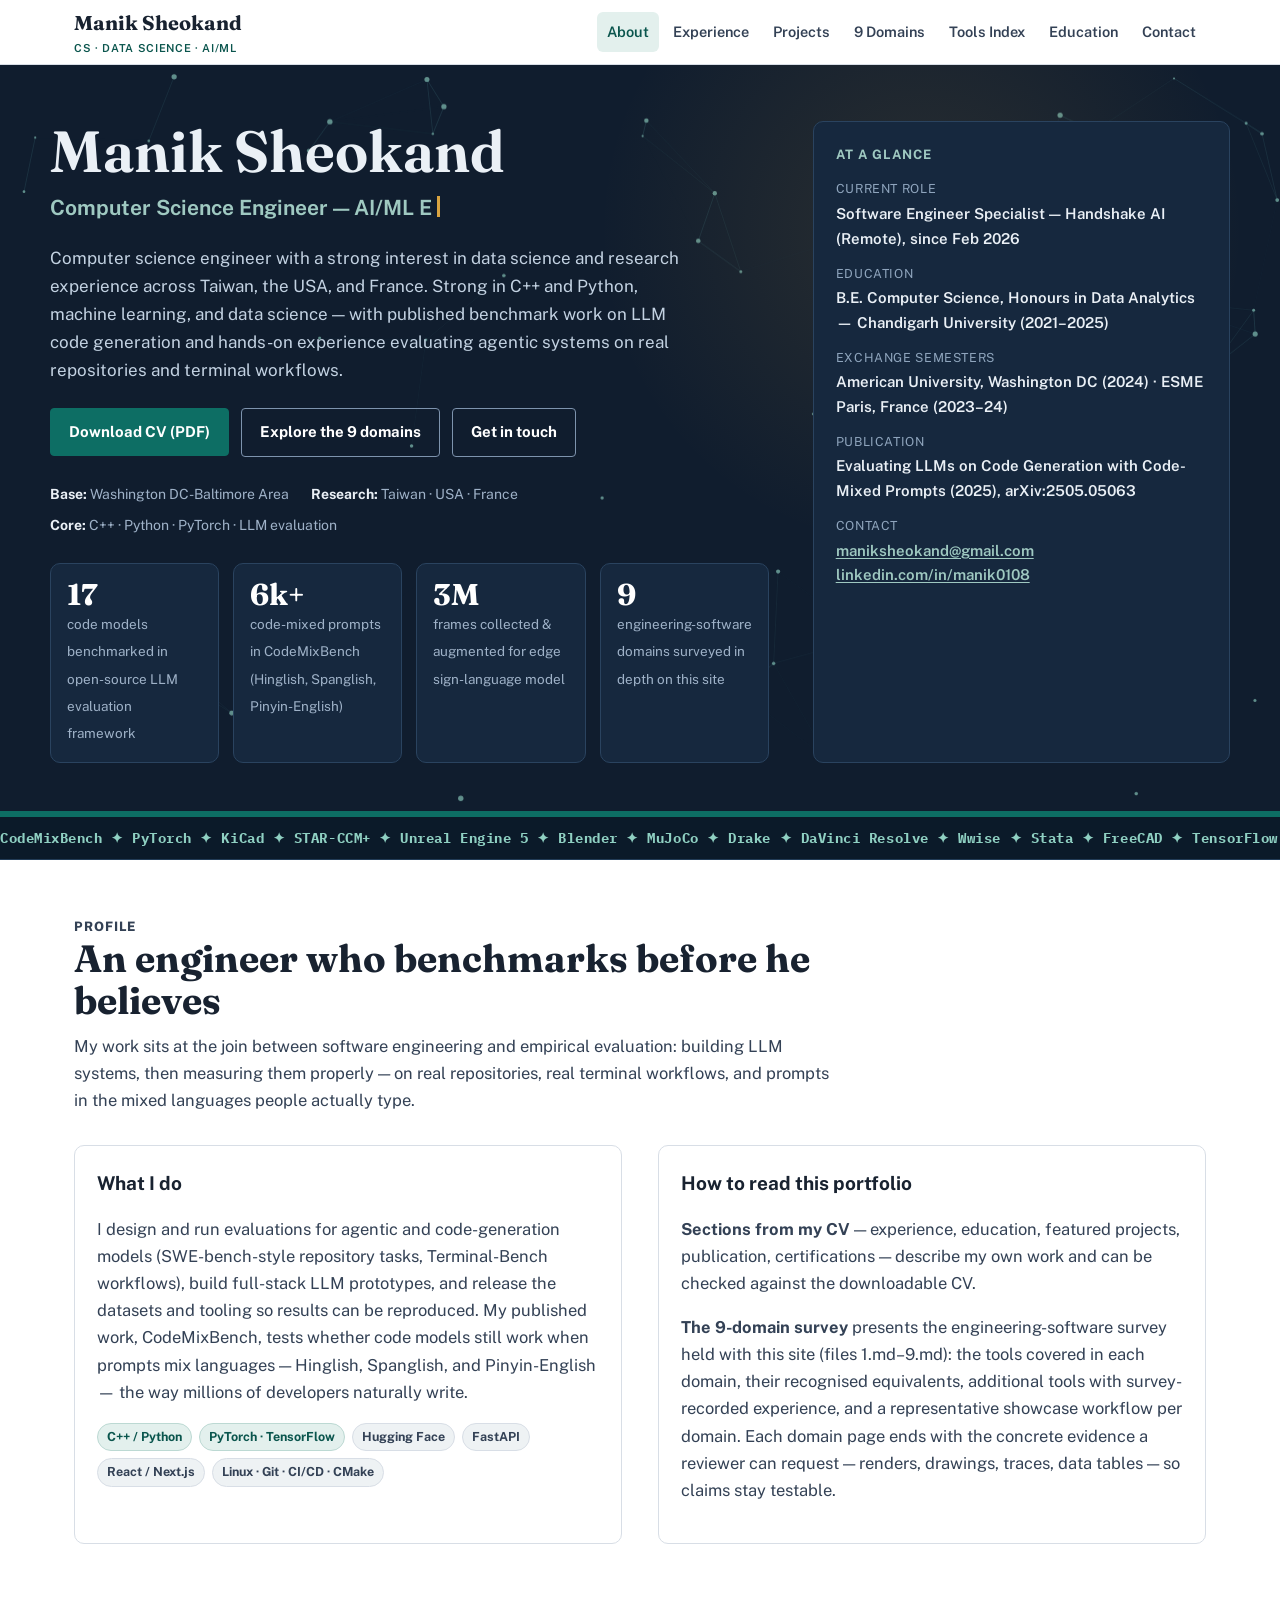
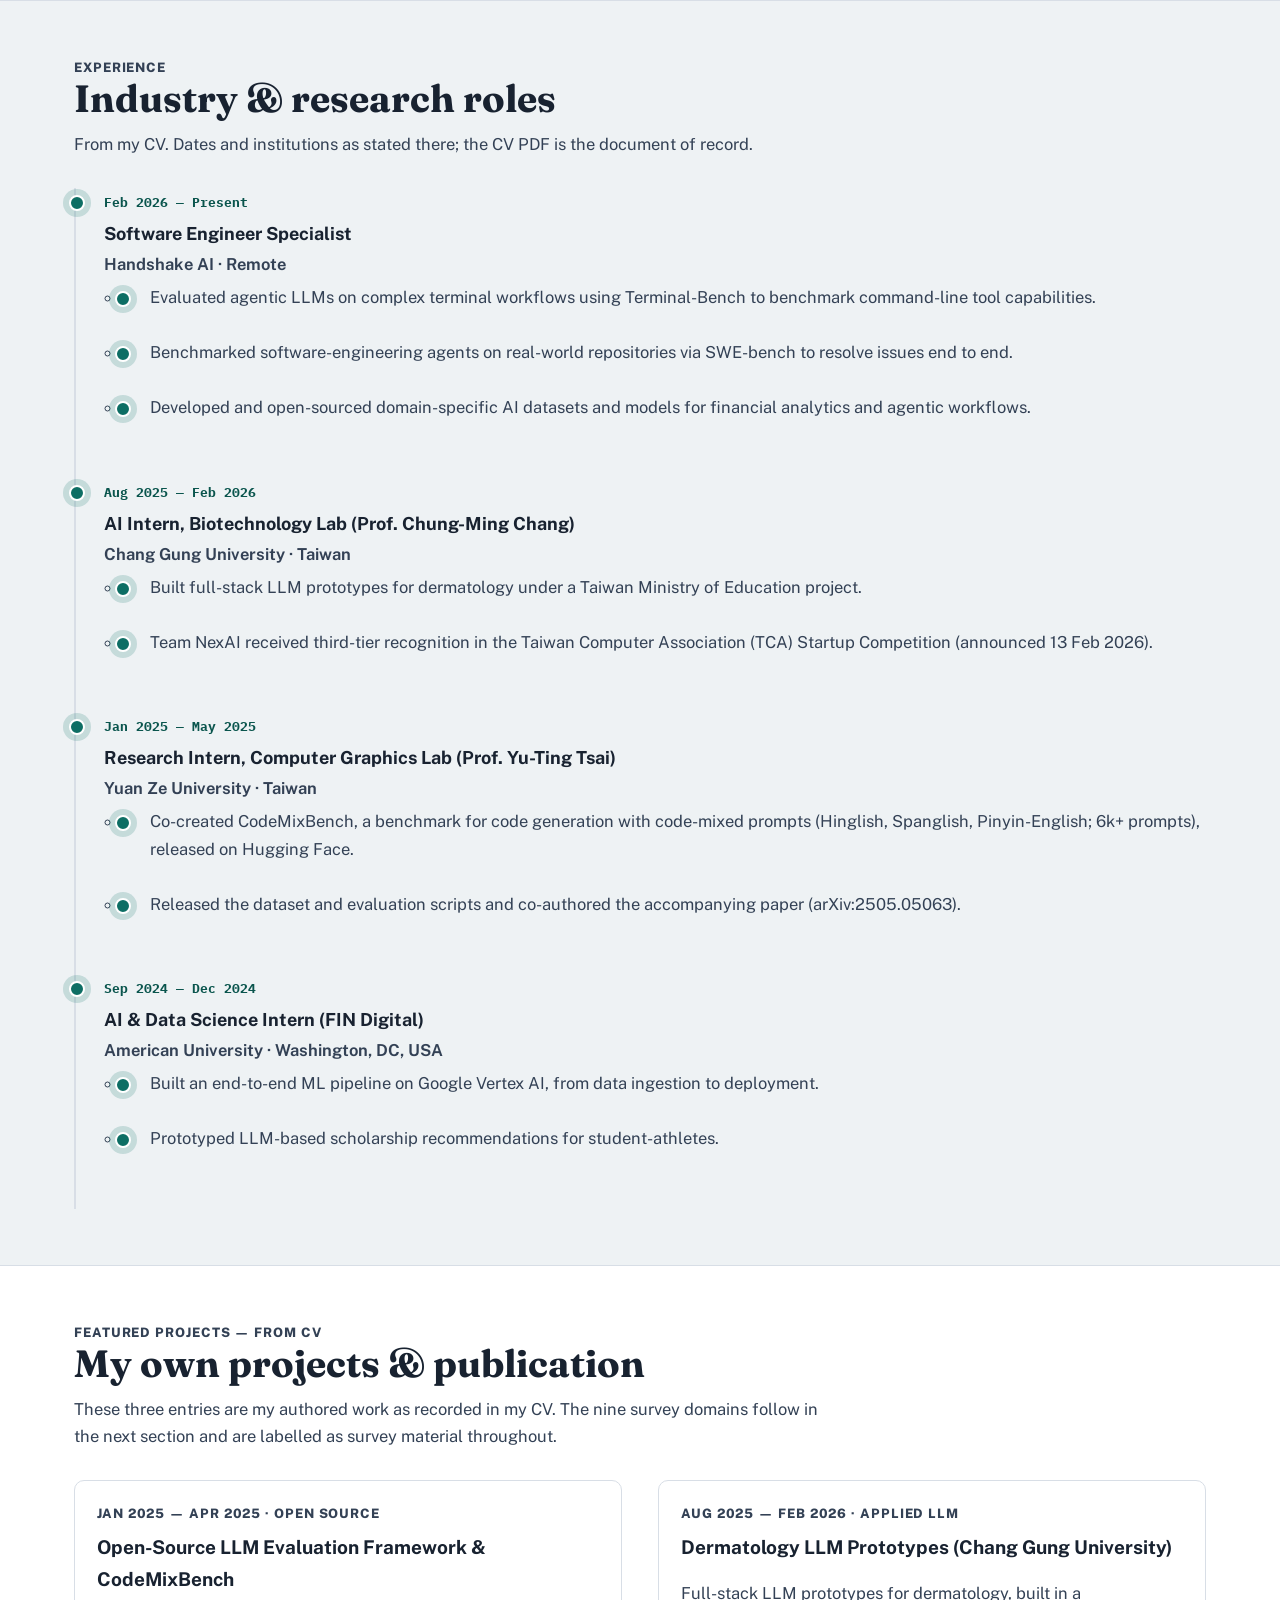
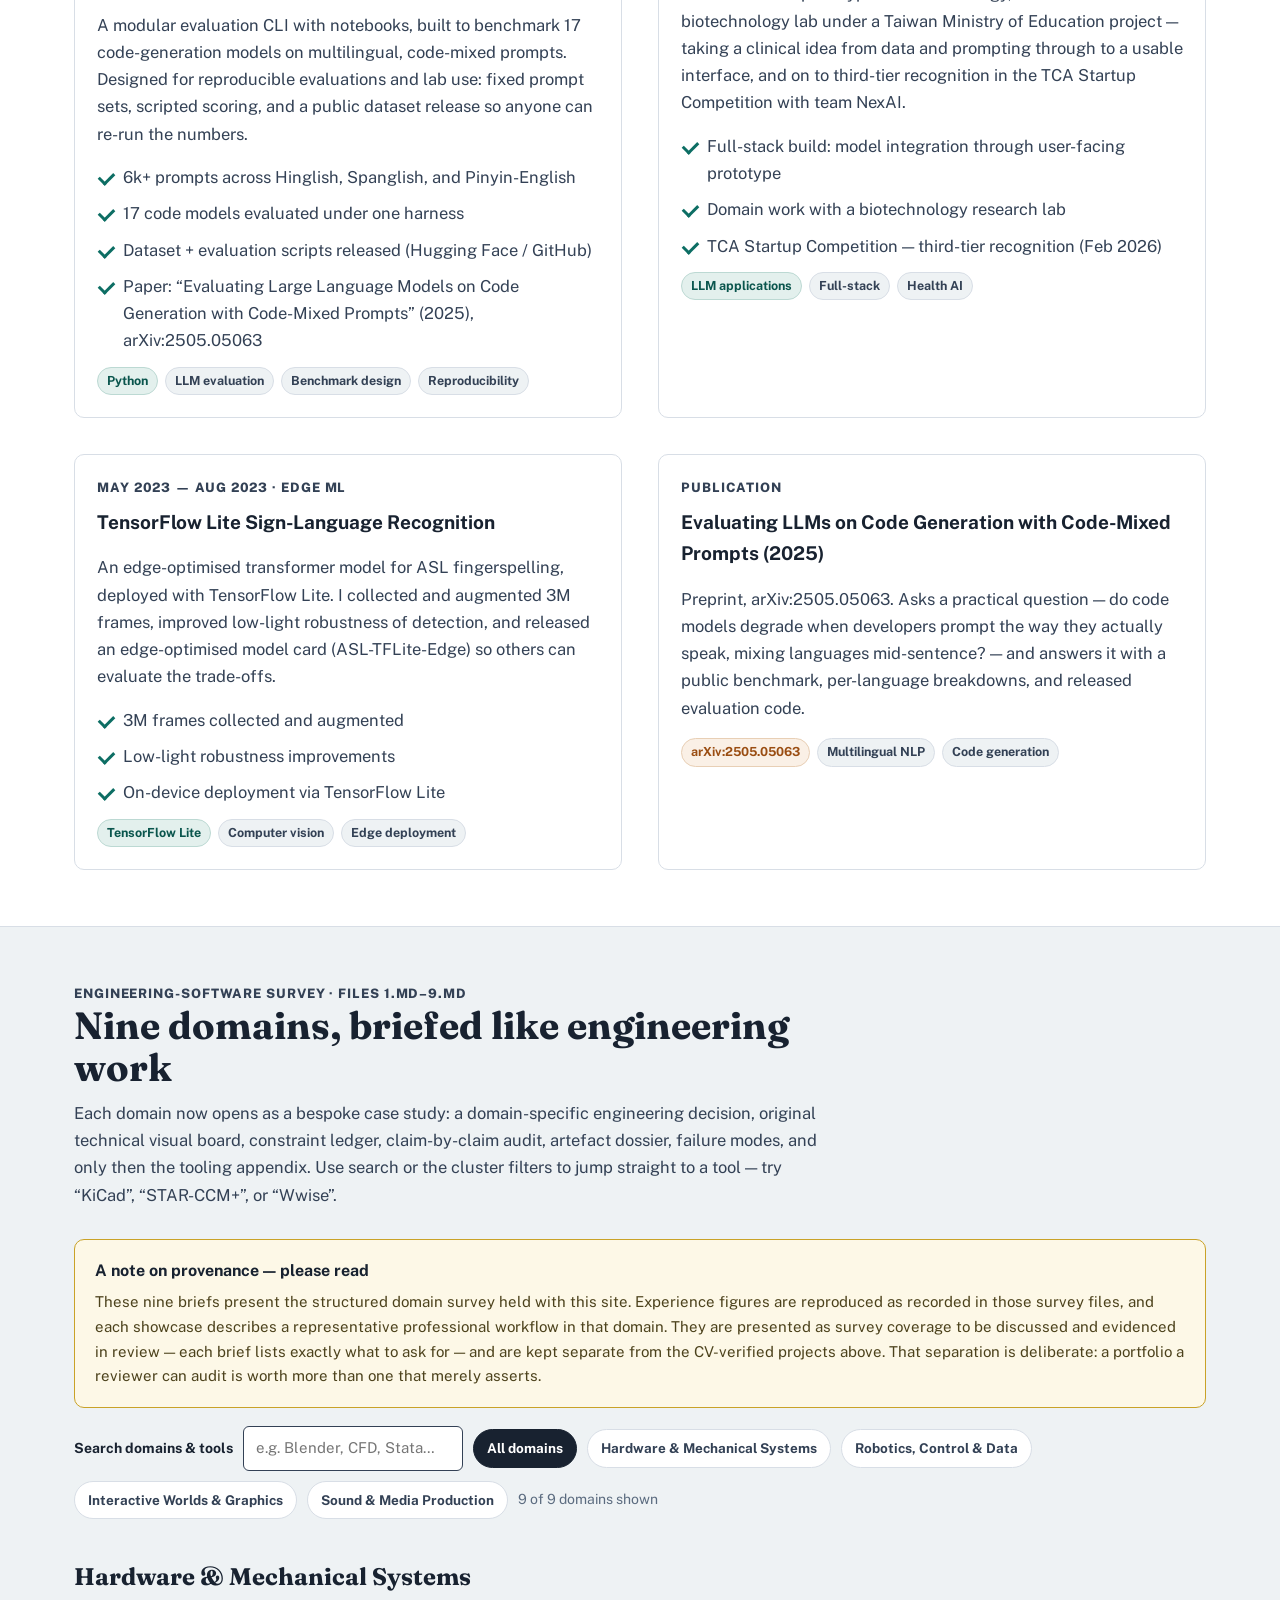
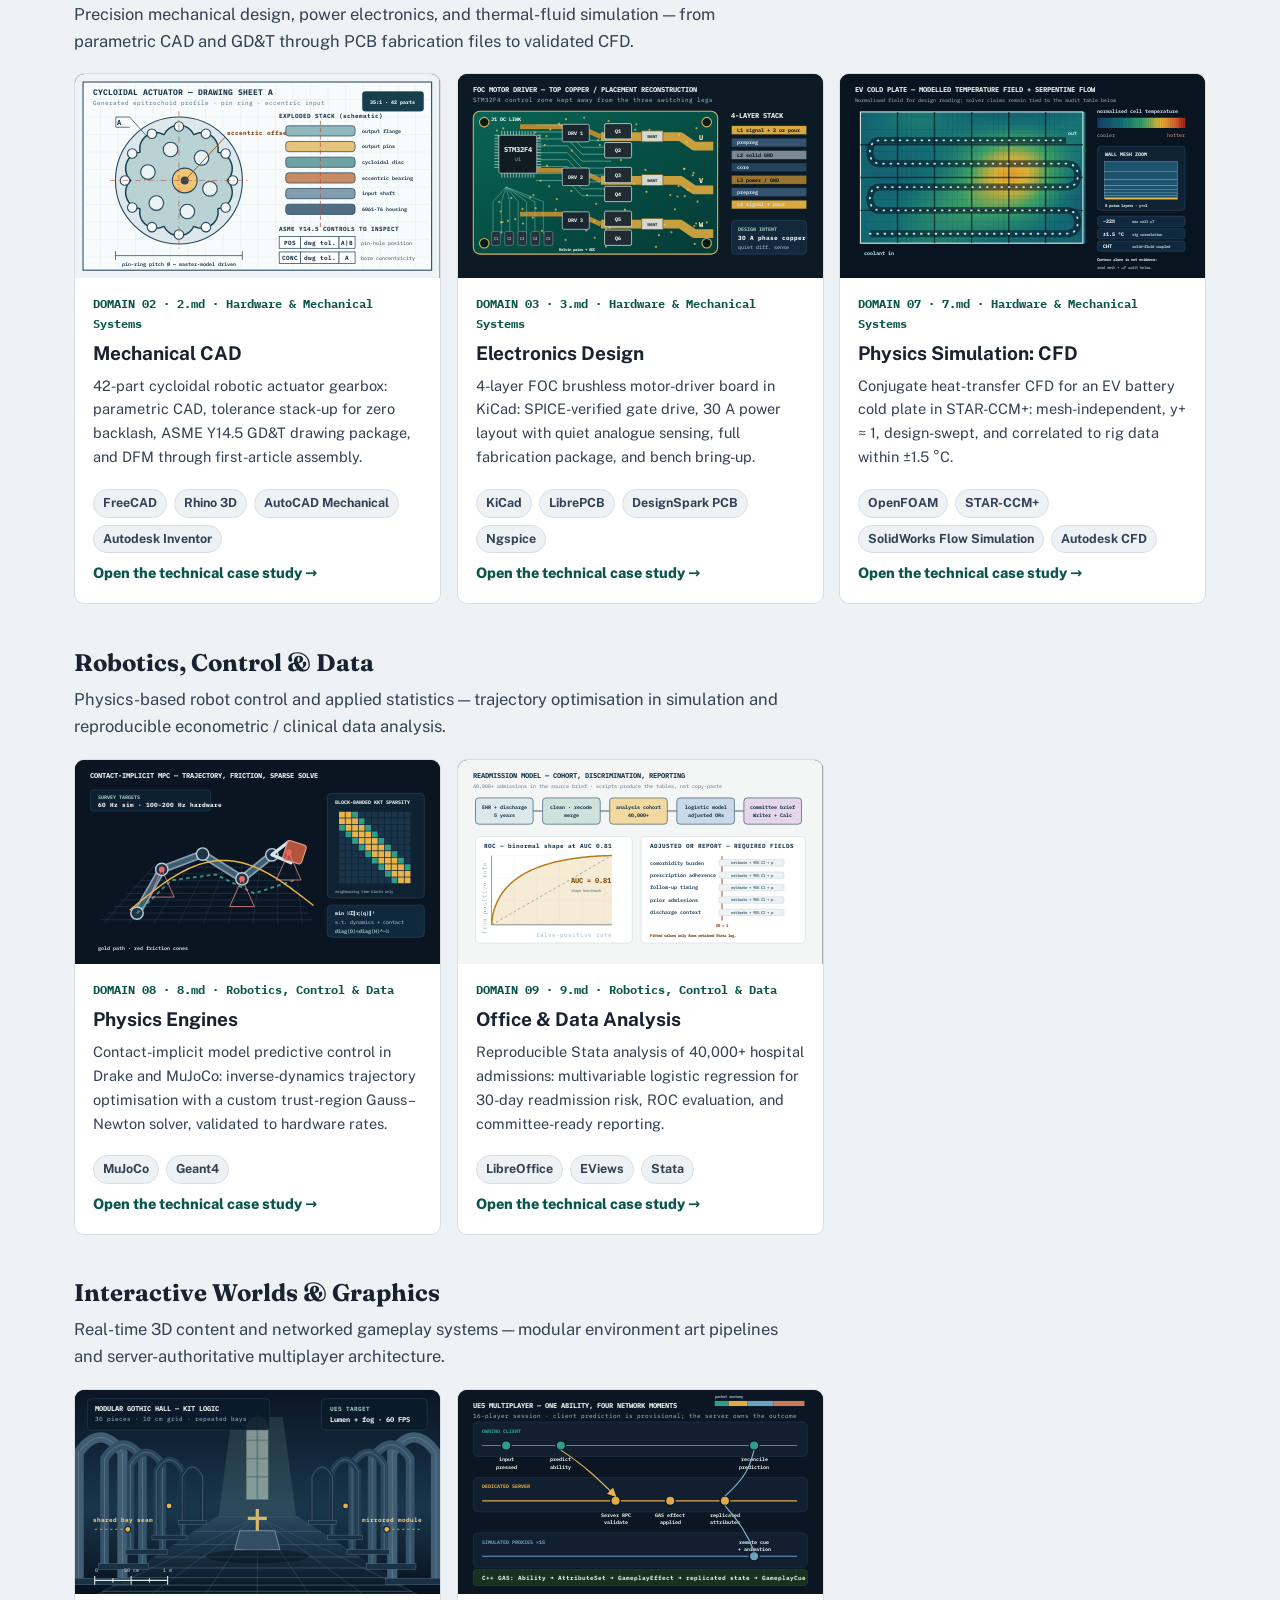
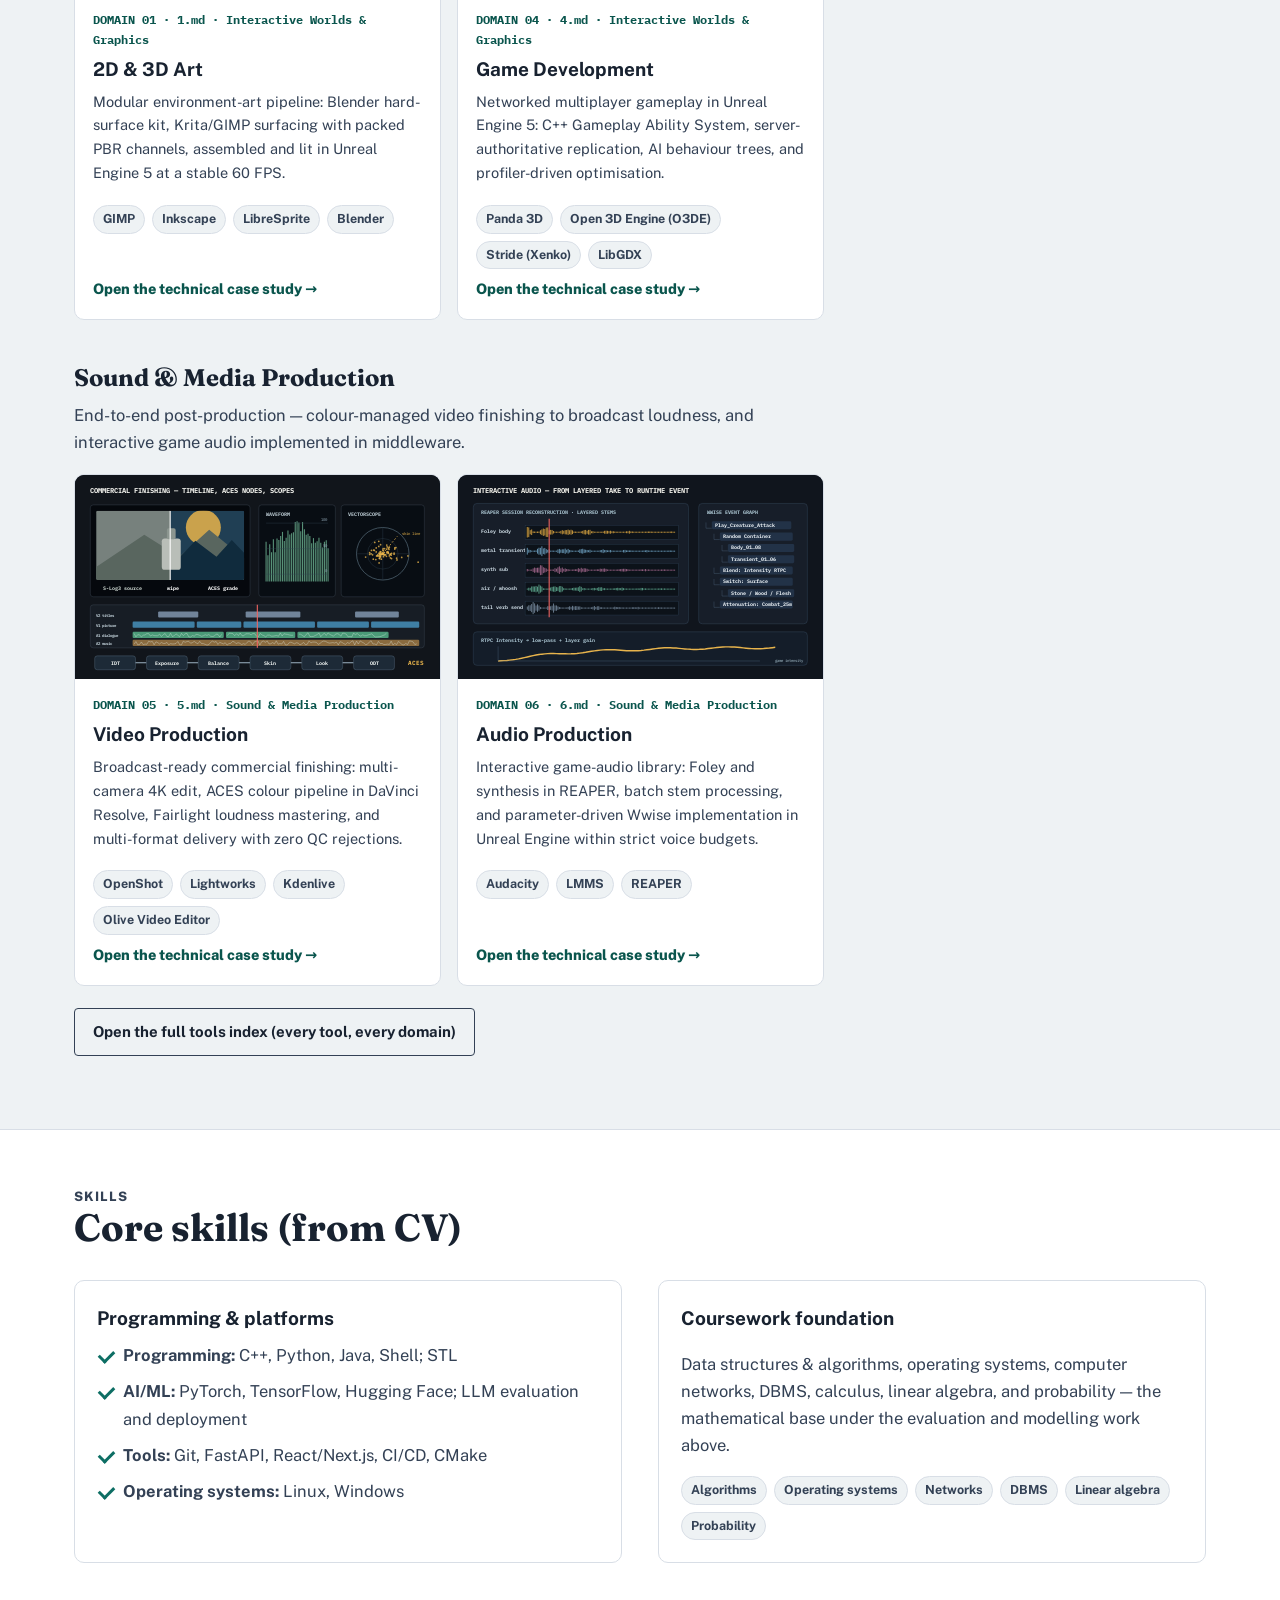
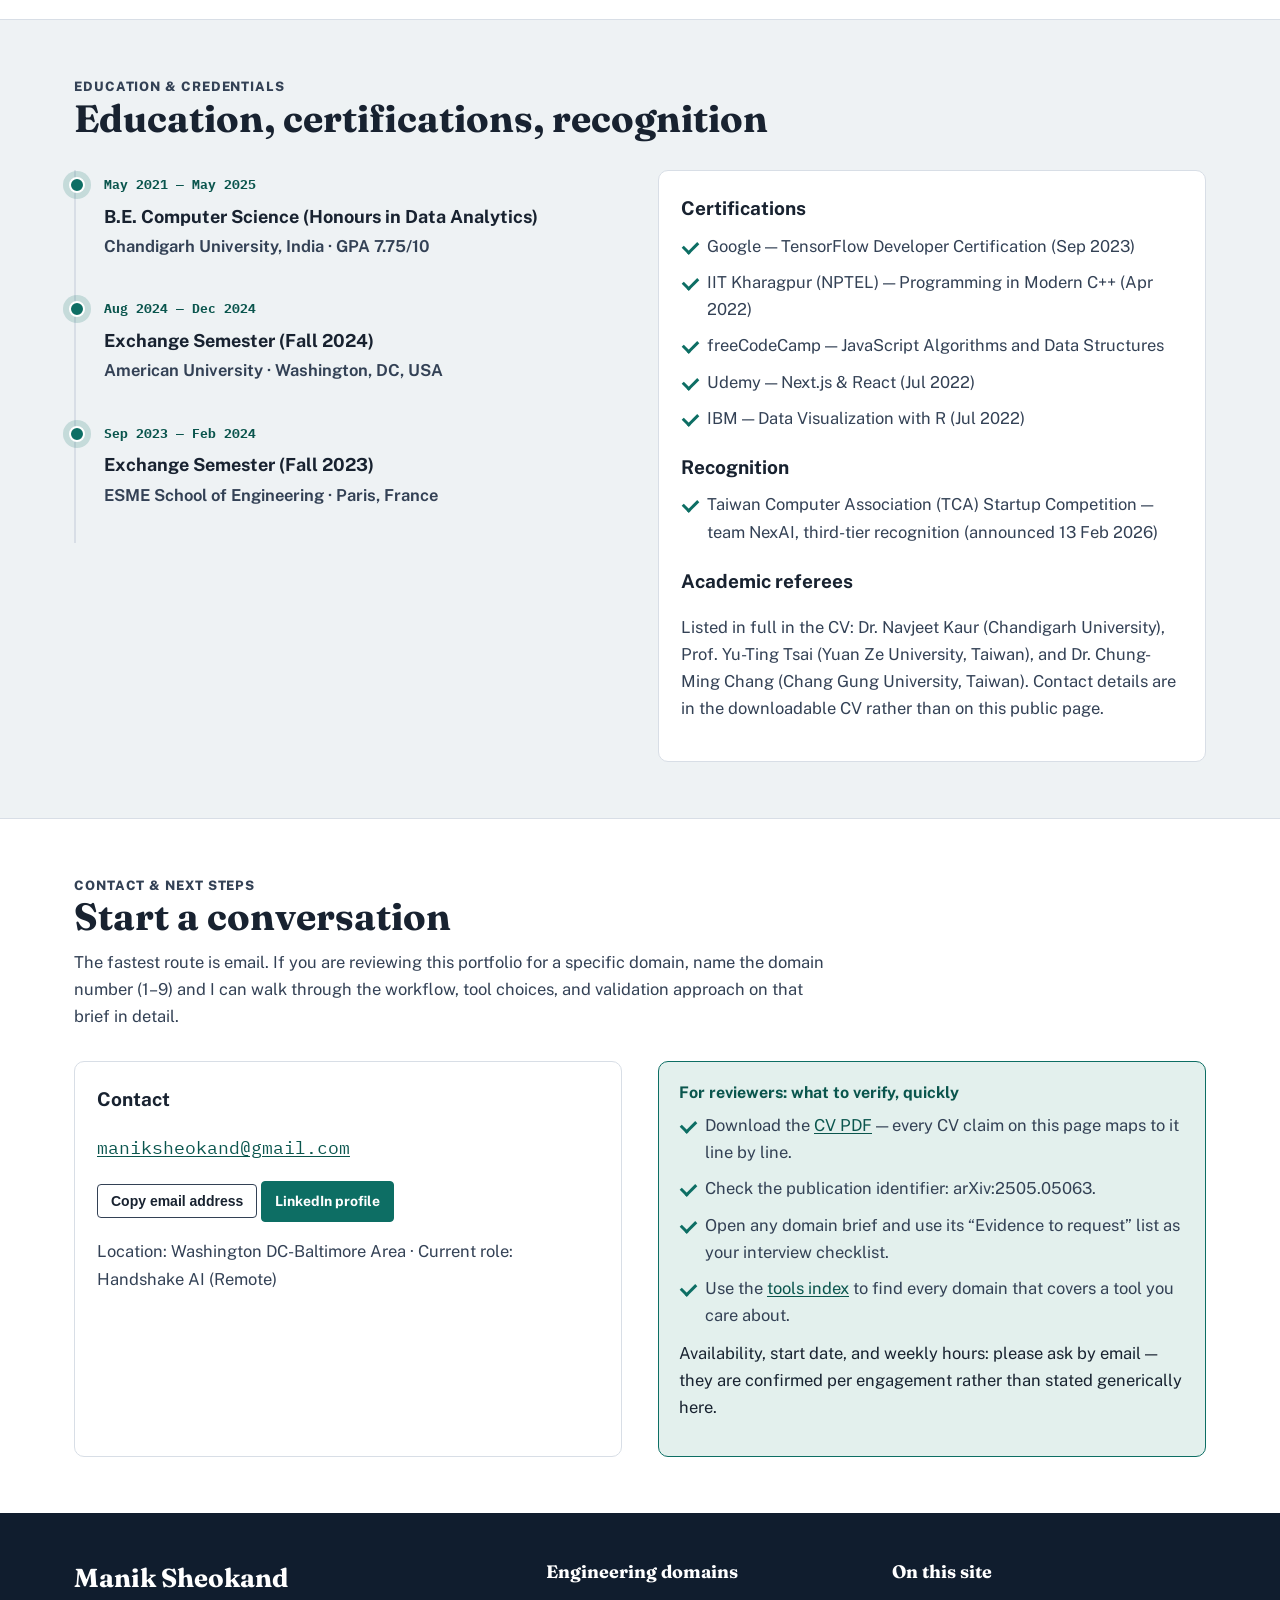
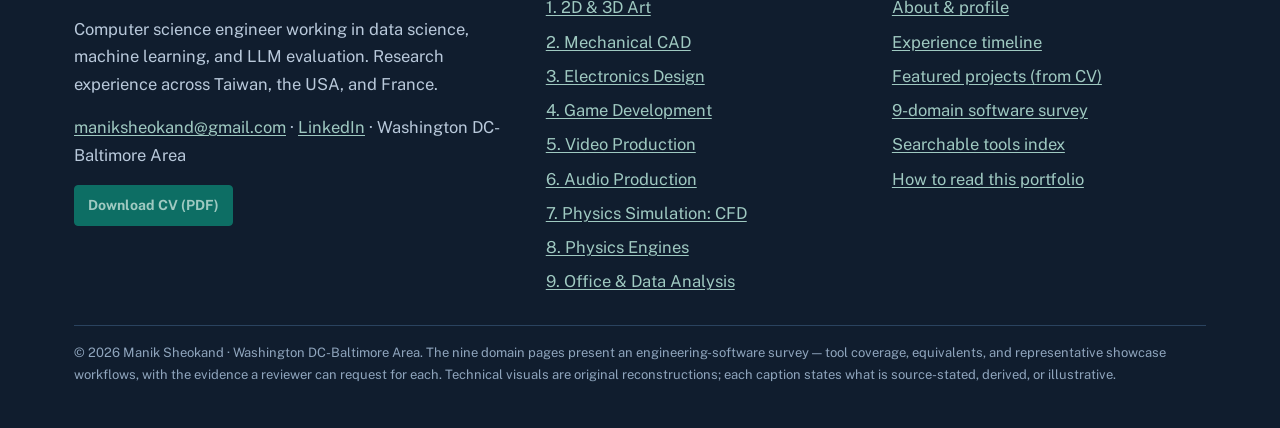
<file: index.html>
<!DOCTYPE html>
<html lang="en">
<head>
<meta charset="utf-8">
<meta name="viewport" content="width=device-width, initial-scale=1">
<title>Manik Sheokand — Computer Science Engineer | Data Science, AI/ML &amp; LLM Evaluation</title>
<meta name="description" content="Portfolio of Manik Sheokand: CS engineer in data science and AI/ML (C++/Python, LLM evaluation, CodeMixBench), plus a detailed 9-domain engineering-software survey covering CAD, PCB, CFD, robotics physics, game development, 3D art, video, audio, and data analysis.">
<meta property="og:title" content="Manik Sheokand — Computer Science Engineer | Data Science, AI/ML &amp; LLM Evaluation">
<meta property="og:description" content="Portfolio of Manik Sheokand: CS engineer in data science and AI/ML (C++/Python, LLM evaluation, CodeMixBench), plus a detailed 9-domain engineering-software survey covering CAD, PCB, CFD, robotics physics, game development, 3D art, video, audio, and data analysis.">
<meta property="og:type" content="website">
<link rel="icon" href="assets/favicon.svg" type="image/svg+xml">
<link rel="preconnect" href="https://fonts.googleapis.com">
<link rel="preconnect" href="https://fonts.gstatic.com" crossorigin>
<link href="https://fonts.googleapis.com/css2?family=Fraunces:opsz,wght@9..144,600;9..144,700&amp;family=IBM+Plex+Mono:wght@400;700&amp;family=Public+Sans:wght@400;600;700;800&amp;display=swap" rel="stylesheet">
<link rel="stylesheet" href="assets/css/style.css">
<script type="application/ld+json">
{"@context":"https://schema.org","@type":"Person","name":"Manik Sheokand","jobTitle":"Computer Science Engineer - Data Science, AI/ML & LLM Evaluation","email":"mailto:maniksheokand@gmail.com","address":{"@type":"PostalAddress","addressLocality":"Washington DC-Baltimore Area","addressCountry":"US"},"sameAs":["https://www.linkedin.com/in/manik0108"],"alumniOf":[{"@type":"CollegeOrUniversity","name":"Chandigarh University"},{"@type":"CollegeOrUniversity","name":"American University"},{"@type":"CollegeOrUniversity","name":"ESME School of Engineering"}],"knowsAbout":["C++","Python","Machine Learning","LLM Evaluation","Data Science","PyTorch","TensorFlow"]}
</script>
</head>
<body><a class="skip" href="#main">Skip to content</a>
<header class="site-header"><div class="wrap header-in">
<a class="brand" href="index.html">Manik Sheokand<small>CS · Data Science · AI/ML</small></a>
<button class="nav-toggle" aria-expanded="false" aria-label="Toggle navigation">Menu</button>
<nav class="main-nav" aria-label="Main">
<a href="index.html#about" aria-current="page">About</a>
<a href="index.html#experience">Experience</a>
<a href="index.html#projects">Projects</a>
<a href="index.html#domains">9 Domains</a>
<a href="tools.html">Tools Index</a>
<a href="index.html#education">Education</a>
<a href="index.html#contact">Contact</a>
</nav></div></header>
<div class="hero"><canvas id="hero-canvas" aria-hidden="true"></canvas><div class="wrap hero-grid">
<div>
<h1>Manik Sheokand</h1>
<p class="role">Computer Science Engineer — <span id="typed-role" data-roles="Data Science|AI/ML Engineering|LLM Evaluation|Benchmark Design|C++ · Python · PyTorch">Data Science, AI/ML &amp; LLM Evaluation</span><span class="typed-caret" aria-hidden="true"></span></p>
<p class="lede">Computer science engineer with a strong interest in data science and research experience across Taiwan, the USA, and France. Strong in C++ and Python, machine learning, and data science — with published benchmark work on LLM code generation and hands-on experience evaluating agentic systems on real repositories and terminal workflows.</p>
<div class="hero-actions">
<a class="btn" href="assets/Manik-Sheokand-CV.pdf">Download CV (PDF)</a>
<a class="btn ghost" href="#domains">Explore the 9 domains</a>
<a class="btn ghost" href="#contact">Get in touch</a>
</div>
<p class="hero-facts"><span><strong>Base:</strong> Washington DC-Baltimore Area</span><span><strong>Research:</strong> Taiwan · USA · France</span><span><strong>Core:</strong> C++ · Python · PyTorch · LLM evaluation</span></p>
<div class="stats">
<div class="stat" style="background:#16283e;border-color:#2a435f"><b style="color:#fff" data-count="17">17</b><span style="color:#9fb2c8">code models benchmarked in open-source LLM evaluation framework</span></div>
<div class="stat" style="background:#16283e;border-color:#2a435f"><b style="color:#fff" data-count="6" data-suffix="k+">6k+</b><span style="color:#9fb2c8">code-mixed prompts in CodeMixBench (Hinglish, Spanglish, Pinyin-English)</span></div>
<div class="stat" style="background:#16283e;border-color:#2a435f"><b style="color:#fff" data-count="3" data-suffix="M">3M</b><span style="color:#9fb2c8">frames collected &amp; augmented for edge sign-language model</span></div>
<div class="stat" style="background:#16283e;border-color:#2a435f"><b style="color:#fff" data-count="9">9</b><span style="color:#9fb2c8">engineering-software domains surveyed in depth on this site</span></div>
</div></div>
<aside class="profile-card" aria-label="Profile summary"><h2>At a glance</h2><dl>
<div><dt>Current role</dt><dd>Software Engineer Specialist — Handshake AI (Remote), since Feb 2026</dd></div>
<div><dt>Education</dt><dd>B.E. Computer Science, Honours in Data Analytics — Chandigarh University (2021–2025)</dd></div>
<div><dt>Exchange semesters</dt><dd>American University, Washington DC (2024) · ESME Paris, France (2023–24)</dd></div>
<div><dt>Publication</dt><dd>Evaluating LLMs on Code Generation with Code-Mixed Prompts (2025), arXiv:2505.05063</dd></div>
<div><dt>Contact</dt><dd><a href="mailto:maniksheokand@gmail.com">maniksheokand@gmail.com</a><br><a href="https://www.linkedin.com/in/manik0108" rel="noopener">linkedin.com/in/manik0108</a></dd></div>
</dl></aside>
</div></div>
<div class="ticker" aria-hidden="true"><div class="ticker-track">
<span>CodeMixBench ✦ PyTorch ✦ KiCad ✦ STAR-CCM+ ✦ Unreal Engine 5 ✦ Blender ✦ MuJoCo ✦ Drake ✦ DaVinci Resolve ✦ Wwise ✦ Stata ✦ FreeCAD ✦ TensorFlow Lite ✦ LLM Evaluation ✦&nbsp;</span>
<span>CodeMixBench ✦ PyTorch ✦ KiCad ✦ STAR-CCM+ ✦ Unreal Engine 5 ✦ Blender ✦ MuJoCo ✦ Drake ✦ DaVinci Resolve ✦ Wwise ✦ Stata ✦ FreeCAD ✦ TensorFlow Lite ✦ LLM Evaluation ✦&nbsp;</span>
</div></div>

<main id="main">
<section id="about"><div class="wrap">
<div class="sec-head"><p class="kicker">Profile</p><h2>An engineer who benchmarks before he believes</h2>
<p>My work sits at the join between software engineering and empirical evaluation: building LLM systems, then measuring them properly — on real repositories, real terminal workflows, and prompts in the mixed languages people actually type.</p></div>
<div class="two-col">
<div class="card"><h3>What I do</h3>
<p>I design and run evaluations for agentic and code-generation models (SWE-bench-style repository tasks, Terminal-Bench workflows), build full-stack LLM prototypes, and release the datasets and tooling so results can be reproduced. My published work, CodeMixBench, tests whether code models still work when prompts mix languages — Hinglish, Spanglish, and Pinyin-English — the way millions of developers naturally write.</p>
<div class="tagrow"><span class="tag teal">C++ / Python</span><span class="tag teal">PyTorch · TensorFlow</span><span class="tag">Hugging Face</span><span class="tag">FastAPI</span><span class="tag">React / Next.js</span><span class="tag">Linux · Git · CI/CD · CMake</span></div></div>
<div class="card" id="how-to-read"><h3>How to read this portfolio</h3>
<p><strong>Sections from my CV</strong> — experience, education, featured projects, publication, certifications — describe my own work and can be checked against the downloadable CV.</p>
<p><strong>The 9-domain survey</strong> presents the engineering-software survey held with this site (files 1.md–9.md): the tools covered in each domain, their recognised equivalents, additional tools with survey-recorded experience, and a representative showcase workflow per domain. Each domain page ends with the concrete evidence a reviewer can request — renders, drawings, traces, data tables — so claims stay testable.</p></div>
</div></div></section>

<section class="alt" id="experience"><div class="wrap">
<div class="sec-head"><p class="kicker">Experience</p><h2>Industry &amp; research roles</h2><p>From my CV. Dates and institutions as stated there; the CV PDF is the document of record.</p></div>
<ol class="timeline">
<li><span class="when">Feb 2026 — Present</span><h3>Software Engineer Specialist</h3><p class="org">Handshake AI · Remote</p>
<ul><li>Evaluated agentic LLMs on complex terminal workflows using Terminal-Bench to benchmark command-line tool capabilities.</li>
<li>Benchmarked software-engineering agents on real-world repositories via SWE-bench to resolve issues end to end.</li>
<li>Developed and open-sourced domain-specific AI datasets and models for financial analytics and agentic workflows.</li></ul></li>
<li><span class="when">Aug 2025 — Feb 2026</span><h3>AI Intern, Biotechnology Lab (Prof. Chung-Ming Chang)</h3><p class="org">Chang Gung University · Taiwan</p>
<ul><li>Built full-stack LLM prototypes for dermatology under a Taiwan Ministry of Education project.</li>
<li>Team NexAI received third-tier recognition in the Taiwan Computer Association (TCA) Startup Competition (announced 13 Feb 2026).</li></ul></li>
<li><span class="when">Jan 2025 — May 2025</span><h3>Research Intern, Computer Graphics Lab (Prof. Yu-Ting Tsai)</h3><p class="org">Yuan Ze University · Taiwan</p>
<ul><li>Co-created CodeMixBench, a benchmark for code generation with code-mixed prompts (Hinglish, Spanglish, Pinyin-English; 6k+ prompts), released on Hugging Face.</li>
<li>Released the dataset and evaluation scripts and co-authored the accompanying paper (arXiv:2505.05063).</li></ul></li>
<li><span class="when">Sep 2024 — Dec 2024</span><h3>AI &amp; Data Science Intern (FIN Digital)</h3><p class="org">American University · Washington, DC, USA</p>
<ul><li>Built an end-to-end ML pipeline on Google Vertex AI, from data ingestion to deployment.</li>
<li>Prototyped LLM-based scholarship recommendations for student-athletes.</li></ul></li>
</ol></div></section>

<section id="projects"><div class="wrap">
<div class="sec-head"><p class="kicker">Featured projects — from CV</p><h2>My own projects &amp; publication</h2><p>These three entries are my authored work as recorded in my CV. The nine survey domains follow in the next section and are labelled as survey material throughout.</p></div>
<div class="two-col">
<article class="card"><p class="kicker">Jan 2025 — Apr 2025 · Open source</p><h3>Open-Source LLM Evaluation Framework &amp; CodeMixBench</h3>
<p>A modular evaluation CLI with notebooks, built to benchmark 17 code-generation models on multilingual, code-mixed prompts. Designed for reproducible evaluations and lab use: fixed prompt sets, scripted scoring, and a public dataset release so anyone can re-run the numbers.</p>
<ul class="checklist"><li>6k+ prompts across Hinglish, Spanglish, and Pinyin-English</li><li>17 code models evaluated under one harness</li><li>Dataset + evaluation scripts released (Hugging Face / GitHub)</li><li>Paper: “Evaluating Large Language Models on Code Generation with Code-Mixed Prompts” (2025), arXiv:2505.05063</li></ul>
<div class="tagrow"><span class="tag teal">Python</span><span class="tag">LLM evaluation</span><span class="tag">Benchmark design</span><span class="tag">Reproducibility</span></div></article>
<article class="card"><p class="kicker">Aug 2025 — Feb 2026 · Applied LLM</p><h3>Dermatology LLM Prototypes (Chang Gung University)</h3>
<p>Full-stack LLM prototypes for dermatology, built in a biotechnology lab under a Taiwan Ministry of Education project — taking a clinical idea from data and prompting through to a usable interface, and on to third-tier recognition in the TCA Startup Competition with team NexAI.</p>
<ul class="checklist"><li>Full-stack build: model integration through user-facing prototype</li><li>Domain work with a biotechnology research lab</li><li>TCA Startup Competition — third-tier recognition (Feb 2026)</li></ul>
<div class="tagrow"><span class="tag teal">LLM applications</span><span class="tag">Full-stack</span><span class="tag">Health AI</span></div></article>
<article class="card"><p class="kicker">May 2023 — Aug 2023 · Edge ML</p><h3>TensorFlow Lite Sign-Language Recognition</h3>
<p>An edge-optimised transformer model for ASL fingerspelling, deployed with TensorFlow Lite. I collected and augmented 3M frames, improved low-light robustness of detection, and released an edge-optimised model card (ASL-TFLite-Edge) so others can evaluate the trade-offs.</p>
<ul class="checklist"><li>3M frames collected and augmented</li><li>Low-light robustness improvements</li><li>On-device deployment via TensorFlow Lite</li></ul>
<div class="tagrow"><span class="tag teal">TensorFlow Lite</span><span class="tag">Computer vision</span><span class="tag">Edge deployment</span></div></article>
<article class="card"><p class="kicker">Publication</p><h3>Evaluating LLMs on Code Generation with Code-Mixed Prompts (2025)</h3>
<p>Preprint, arXiv:2505.05063. Asks a practical question — do code models degrade when developers prompt the way they actually speak, mixing languages mid-sentence? — and answers it with a public benchmark, per-language breakdowns, and released evaluation code.</p>
<div class="tagrow"><span class="tag copper">arXiv:2505.05063</span><span class="tag">Multilingual NLP</span><span class="tag">Code generation</span></div></article>
</div></div></section>

<section class="alt" id="domains"><div class="wrap">
<div class="sec-head"><p class="kicker">Engineering-software survey · Files 1.md–9.md</p><h2>Nine domains, briefed like engineering work</h2>
<p>Each domain now opens as a bespoke case study: a domain-specific engineering decision, original technical visual board, constraint ledger, claim-by-claim audit, artefact dossier, failure modes, and only then the tooling appendix. Use search or the cluster filters to jump straight to a tool — try “KiCad”, “STAR-CCM+”, or “Wwise”.</p></div>
<div class="note-box" role="note"><h3>A note on provenance — please read</h3>
<p>These nine briefs present the structured domain survey held with this site. Experience figures are reproduced as recorded in those survey files, and each showcase describes a representative professional workflow in that domain. They are presented as survey coverage to be discussed and evidenced in review — each brief lists exactly what to ask for — and are kept separate from the CV-verified projects above. That separation is deliberate: a portfolio a reviewer can audit is worth more than one that merely asserts.</p></div>
<div class="filters">
<label for="domain-search">Search domains &amp; tools</label>
<input id="domain-search" type="search" placeholder="e.g. Blender, CFD, Stata…" autocomplete="off">
<button class="chip-btn" data-cluster-filter="all" aria-pressed="true">All domains</button><button class="chip-btn" data-cluster-filter="hardware" aria-pressed="false">Hardware &amp; Mechanical Systems</button><button class="chip-btn" data-cluster-filter="robotics-data" aria-pressed="false">Robotics, Control &amp; Data</button><button class="chip-btn" data-cluster-filter="interactive" aria-pressed="false">Interactive Worlds &amp; Graphics</button><button class="chip-btn" data-cluster-filter="media" aria-pressed="false">Sound &amp; Media Production</button>
<span class="result-count" id="result-count" aria-live="polite"></span>
</div>
<div class="cluster" id="cluster-hardware"><h3>Hardware &amp; Mechanical Systems</h3><p>Precision mechanical design, power electronics, and thermal-fluid simulation — from parametric CAD and GD&amp;T through PCB fabrication files to validated CFD.</p>
<div class="domain-grid"><a class="domain-card" href="domains/mechanical-cad.html" data-cluster="hardware" data-search="Mechanical CAD Parts, assemblies, and 2D drawings 42-part cycloidal robotic actuator gearbox: parametric CAD, tolerance stack-up for zero backlash, ASME Y14.5 GD&amp;T drawing package, and DFM through first-article assembly. FreeCAD Rhino 3D AutoCAD Mechanical Autodesk Inventor SolidWorks Autodesk Fusion 360 Onshape PTC Creo CATIA Ansys Mechanical KeyShot Hardware &amp; Mechanical Systems">
<span class="vis case-card-vis"><svg role="img" aria-label="Original engineering drawing sheet for a cycloidal gearbox with generated epitrochoid disc, pin ring, exploded stack and GD&amp;T frames" viewBox="0 0 1000 560" width="100%" height="auto" xmlns="http://www.w3.org/2000/svg"><rect width="1000" height="560" fill="#eef3f5"/><rect x="22" y="22" width="956" height="516" fill="#f8fbfb" stroke="#29465e" stroke-width="3"/><path d="M22 22 V538 M70 22 V538 M118 22 V538 M166 22 V538 M214 22 V538 M262 22 V538 M310 22 V538 M358 22 V538 M406 22 V538 M454 22 V538 M502 22 V538 M550 22 V538 M598 22 V538 M646 22 V538 M694 22 V538 M742 22 V538 M790 22 V538 M838 22 V538 M886 22 V538 M934 22 V538 M22 22 H978 M22 70 H978 M22 118 H978 M22 166 H978 M22 214 H978 M22 262 H978 M22 310 H978 M22 358 H978 M22 406 H978 M22 454 H978 M22 502 H978" stroke="#c8d8df" stroke-width="1" opacity="0.55"/><text x="48" y="58" font-size="21" fill="#18344a" font-weight="800" text-anchor="start" class="">CYCLOIDAL ACTUATOR — DRAWING SHEET A</text><text x="48" y="84" font-size="16" fill="#527084" font-weight="400" text-anchor="start" class="">Generated epitrochoid profile · pin ring · eccentric input</text><circle cx="285" cy="292" r="174" fill="#dce8ec" stroke="#29465e" stroke-width="3"/><path d="M417.4 292.0 L417.8 293.0 L418.8 294.3 L420.3 295.9 L422.3 298.2 L424.5 301.1 L426.6 304.9 L428.6 309.3 L430.1 314.5 L431.0 320.2 L431.2 326.3 L430.5 332.5 L429.0 338.8 L426.6 344.7 L423.4 350.2 L419.7 355.0 L415.6 359.1 L411.4 362.4 L407.1 364.9 L403.2 366.6 L399.7 367.7 L396.8 368.4 L394.6 368.8 L393.0 369.2 L392.1 369.8 L391.8 370.9 L391.9 372.5 L392.2 374.7 L392.4 377.7 L392.4 381.4 L392.0 385.6 L391.0 390.4 L389.2 395.5 L386.6 400.6 L383.1 405.7 L378.9 410.3 L374.0 414.5 L368.5 417.9 L362.8 420.5 L356.9 422.2 L351.2 423.1 L345.8 423.2 L341.0 422.7 L336.8 421.8 L333.3 420.6 L330.6 419.5 L328.5 418.5 L327.0 418.0 L325.9 418.0 L325.1 418.6 L324.2 419.9 L323.1 421.9 L321.5 424.5 L319.4 427.5 L316.5 430.7 L312.9 433.9 L308.5 437.0 L303.3 439.6 L297.6 441.6 L291.4 442.9 L285.0 443.4 L278.6 442.9 L272.4 441.6 L266.7 439.6 L261.5 437.0 L257.1 433.9 L253.5 430.7 L250.6 427.5 L248.5 424.5 L246.9 421.9 L245.8 419.9 L244.9 418.6 L244.1 418.0 L243.0 418.0 L241.5 418.5 L239.4 419.5 L236.7 420.6 L233.2 421.8 L229.0 422.7 L224.2 423.2 L218.8 423.1 L213.1 422.2 L207.2 420.5 L201.5 417.9 L196.0 414.5 L191.1 410.3 L186.9 405.7 L183.4 400.6 L180.8 395.5 L179.0 390.4 L178.0 385.6 L177.6 381.4 L177.6 377.7 L177.8 374.7 L178.1 372.5 L178.2 370.9 L177.9 369.8 L177.0 369.2 L175.4 368.8 L173.2 368.4 L170.3 367.7 L166.8 366.6 L162.9 364.9 L158.6 362.4 L154.4 359.1 L150.3 355.0 L146.6 350.2 L143.4 344.7 L141.0 338.8 L139.5 332.5 L138.8 326.3 L139.0 320.2 L139.9 314.5 L141.4 309.3 L143.4 304.9 L145.5 301.1 L147.7 298.2 L149.7 295.9 L151.2 294.3 L152.2 293.0 L152.6 292.0 L152.2 291.0 L151.2 289.7 L149.7 288.1 L147.7 285.8 L145.5 282.9 L143.4 279.1 L141.4 274.7 L139.9 269.5 L139.0 263.8 L138.8 257.7 L139.5 251.5 L141.0 245.2 L143.4 239.3 L146.6 233.8 L150.3 229.0 L154.4 224.9 L158.6 221.6 L162.9 219.1 L166.8 217.4 L170.3 216.3 L173.2 215.6 L175.4 215.2 L177.0 214.8 L177.9 214.2 L178.2 213.1 L178.1 211.5 L177.8 209.3 L177.6 206.3 L177.6 202.6 L178.0 198.4 L179.0 193.6 L180.8 188.5 L183.4 183.4 L186.9 178.3 L191.1 173.7 L196.0 169.5 L201.5 166.1 L207.2 163.5 L213.1 161.8 L218.8 160.9 L224.2 160.8 L229.0 161.3 L233.2 162.2 L236.7 163.4 L239.4 164.5 L241.5 165.5 L243.0 166.0 L244.1 166.0 L244.9 165.4 L245.8 164.1 L246.9 162.1 L248.5 159.5 L250.6 156.5 L253.5 153.3 L257.1 150.1 L261.5 147.0 L266.7 144.4 L272.4 142.4 L278.6 141.1 L285.0 140.6 L291.4 141.1 L297.6 142.4 L303.3 144.4 L308.5 147.0 L312.9 150.1 L316.5 153.3 L319.4 156.5 L321.5 159.5 L323.1 162.1 L324.2 164.1 L325.1 165.4 L325.9 166.0 L327.0 166.0 L328.5 165.5 L330.6 164.5 L333.3 163.4 L336.8 162.2 L341.0 161.3 L345.8 160.8 L351.2 160.9 L356.9 161.8 L362.8 163.5 L368.5 166.1 L374.0 169.5 L378.9 173.7 L383.1 178.3 L386.6 183.4 L389.2 188.5 L391.0 193.6 L392.0 198.4 L392.4 202.6 L392.4 206.3 L392.2 209.3 L391.9 211.5 L391.8 213.1 L392.1 214.2 L393.0 214.8 L394.6 215.2 L396.8 215.6 L399.7 216.3 L403.2 217.4 L407.1 219.1 L411.4 221.6 L415.6 224.9 L419.7 229.0 L423.4 233.8 L426.6 239.3 L429.0 245.2 L430.5 251.5 L431.2 257.7 L431.0 263.8 L430.1 269.5 L428.6 274.7 L426.6 279.1 L424.5 282.9 L422.3 285.8 L420.3 288.1 L418.8 289.7 L417.8 291.0 L417.4 292.0 Z" fill="#b9d2d4" stroke="#173f4b" stroke-width="4"/><circle cx="433" cy="292" r="13" fill="#f6faf9" stroke="#29465e" stroke-width="3"/><circle cx="413" cy="366" r="13" fill="#f6faf9" stroke="#29465e" stroke-width="3"/><circle cx="359" cy="420" r="13" fill="#f6faf9" stroke="#29465e" stroke-width="3"/><circle cx="285" cy="440" r="13" fill="#f6faf9" stroke="#29465e" stroke-width="3"/><circle cx="211" cy="420" r="13" fill="#f6faf9" stroke="#29465e" stroke-width="3"/><circle cx="157" cy="366" r="13" fill="#f6faf9" stroke="#29465e" stroke-width="3"/><circle cx="137" cy="292" r="13" fill="#f6faf9" stroke="#29465e" stroke-width="3"/><circle cx="157" cy="218" r="13" fill="#f6faf9" stroke="#29465e" stroke-width="3"/><circle cx="211" cy="164" r="13" fill="#f6faf9" stroke="#29465e" stroke-width="3"/><circle cx="285" cy="144" r="13" fill="#f6faf9" stroke="#29465e" stroke-width="3"/><circle cx="359" cy="164" r="13" fill="#f6faf9" stroke="#29465e" stroke-width="3"/><circle cx="413" cy="218" r="13" fill="#f6faf9" stroke="#29465e" stroke-width="3"/><circle cx="370" cy="315" r="20" fill="#eaf2f2" stroke="#29465e" stroke-width="3"/><circle cx="308" cy="377" r="20" fill="#eaf2f2" stroke="#29465e" stroke-width="3"/><circle cx="223" cy="354" r="20" fill="#eaf2f2" stroke="#29465e" stroke-width="3"/><circle cx="200" cy="269" r="20" fill="#eaf2f2" stroke="#29465e" stroke-width="3"/><circle cx="262" cy="207" r="20" fill="#eaf2f2" stroke="#29465e" stroke-width="3"/><circle cx="347" cy="230" r="20" fill="#eaf2f2" stroke="#29465e" stroke-width="3"/><circle cx="301" cy="292" r="34" fill="#f2c572" stroke="#29465e" stroke-width="3"/><circle cx="301" cy="292" r="11" fill="#29465e"/><path d="M95 292 H475 M285 102 V482" stroke="#b3543d" stroke-width="1.6" stroke-dasharray="16 8 3 8"/><path d="M111 498 H459 M111 486 V510 M459 486 V510" stroke="#29465e" stroke-width="2"/><text x="285" y="526" font-size="15" fill="#29465e" font-weight="700" text-anchor="middle" class="">pin-ring pitch Ø — master-model driven</text><path d="M301 292 L411 174" stroke="#9a4d12" stroke-width="2.5"/><text x="417" y="168" font-size="16" fill="#7c3d0d" font-weight="700" text-anchor="start" class="">eccentric offset e</text><text x="560" y="120" font-size="17" fill="#18344a" font-weight="800" text-anchor="start" class="">EXPLODED STACK (schematic)</text><rect x="578" y="142" width="190" height="28" rx="8" fill="#91b8bd" stroke="#29465e" stroke-width="2"/><text x="786" y="161" font-size="15" fill="#29465e" font-weight="650" text-anchor="start" class="">output flange</text><rect x="578" y="185" width="190" height="28" rx="8" fill="#e5c47d" stroke="#29465e" stroke-width="2"/><text x="786" y="204" font-size="15" fill="#29465e" font-weight="650" text-anchor="start" class="">output pins</text><rect x="578" y="228" width="190" height="28" rx="8" fill="#6fa3a4" stroke="#29465e" stroke-width="2"/><text x="786" y="247" font-size="15" fill="#29465e" font-weight="650" text-anchor="start" class="">cycloidal disc</text><rect x="578" y="271" width="190" height="28" rx="8" fill="#c98b63" stroke="#29465e" stroke-width="2"/><text x="786" y="290" font-size="15" fill="#29465e" font-weight="650" text-anchor="start" class="">eccentric bearing</text><rect x="578" y="314" width="190" height="28" rx="8" fill="#829db1" stroke="#29465e" stroke-width="2"/><text x="786" y="333" font-size="15" fill="#29465e" font-weight="650" text-anchor="start" class="">input shaft</text><rect x="578" y="357" width="190" height="28" rx="8" fill="#516f84" stroke="#29465e" stroke-width="2"/><text x="786" y="376" font-size="15" fill="#29465e" font-weight="650" text-anchor="start" class="">6061-T6 housing</text><path d="M673 128 V426" stroke="#b3543d" stroke-width="2" stroke-dasharray="12 8"/><text x="560" y="430" font-size="16" fill="#18344a" font-weight="800" text-anchor="start" class="">ASME Y14.5 CONTROLS TO INSPECT</text><g font-size="17" fill="#18344a"><rect x="560" y="446" width="58" height="32" fill="#fff" stroke="#29465e" stroke-width="2"/><text x="589.0" y="468" text-anchor="middle" font-weight="700">POS</text><rect x="618" y="446" width="106" height="32" fill="#fff" stroke="#29465e" stroke-width="2"/><text x="671.0" y="468" text-anchor="middle" font-weight="700">dwg tol.</text><rect x="724" y="446" width="44" height="32" fill="#fff" stroke="#29465e" stroke-width="2"/><text x="746.0" y="468" text-anchor="middle" font-weight="700">A|B</text></g><text x="784" y="468" font-size="14" fill="#29465e" font-weight="400" text-anchor="start" class="">pin-hole position</text><g font-size="17" fill="#18344a"><rect x="560" y="488" width="58" height="32" fill="#fff" stroke="#29465e" stroke-width="2"/><text x="589.0" y="510" text-anchor="middle" font-weight="700">CONC</text><rect x="618" y="488" width="106" height="32" fill="#fff" stroke="#29465e" stroke-width="2"/><text x="671.0" y="510" text-anchor="middle" font-weight="700">dwg tol.</text><rect x="724" y="488" width="44" height="32" fill="#fff" stroke="#29465e" stroke-width="2"/><text x="746.0" y="510" text-anchor="middle" font-weight="700">A</text></g><text x="784" y="510" font-size="14" fill="#29465e" font-weight="400" text-anchor="start" class="">bore concentricity</text><path d="M150 118 L196 170 M150 118 h-38 v28 h38" fill="none" stroke="#29465e" stroke-width="2"/><text x="122" y="139" font-size="18" fill="#18344a" font-weight="800" text-anchor="middle" class="">A</text><rect x="788" y="48" width="168" height="54" rx="8" fill="#173f4b" stroke="#173f4b" opacity="1"/><text x="872" y="82" font-size="15" fill="#ffffff" font-weight="800" text-anchor="middle" class="">35:1 · 42 parts</text></svg></span>
<span class="body"><span class="num">DOMAIN 02 · 2.md · Hardware &amp; Mechanical Systems</span>
<h4>Mechanical CAD</h4><p>42-part cycloidal robotic actuator gearbox: parametric CAD, tolerance stack-up for zero backlash, ASME Y14.5 GD&amp;T drawing package, and DFM through first-article assembly.</p>
<span class="tagrow"><span class="tag">FreeCAD</span><span class="tag">Rhino 3D</span><span class="tag">AutoCAD Mechanical</span><span class="tag">Autodesk Inventor</span></span>
<span class="more">Open the technical case study →</span></span></a><a class="domain-card" href="domains/electronics-design.html" data-cluster="hardware" data-search="Electronics Design Schematics, PCB layout, and circuit simulation 4-layer FOC brushless motor-driver board in KiCad: SPICE-verified gate drive, 30 A power layout with quiet analogue sensing, full fabrication package, and bench bring-up. KiCad LibrePCB DesignSpark PCB Ngspice Altium Designer LTspice Autodesk EAGLE EasyEDA OrCAD / Cadence Allegro Qucs-S MATLAB / Simulink Hardware &amp; Mechanical Systems">
<span class="vis case-card-vis"><svg role="img" aria-label="Original detailed PCB placement and four layer stack-up diagram for a three phase FOC motor driver" viewBox="0 0 1000 560" width="100%" height="auto" xmlns="http://www.w3.org/2000/svg"><defs><linearGradient id="pcbBoard" x1="0" y1="0" x2="1" y2="1"><stop offset="0" stop-color="#086553"/><stop offset=".55" stop-color="#064c43"/><stop offset="1" stop-color="#043b35"/></linearGradient></defs><rect width="1000" height="560" fill="#0b1a24"/><text x="42" y="48" font-size="20" fill="#eef6f2" font-weight="800" text-anchor="start" class="">FOC MOTOR DRIVER — TOP COPPER / PLACEMENT RECONSTRUCTION</text><text x="42" y="76" font-size="16" fill="#9fc9c1" font-weight="400" text-anchor="start" class="">STM32F4 control zone kept away from the three switching legs</text><rect x="42" y="102" width="670" height="392" rx="18" fill="url(#pcbBoard)" stroke="#d3b25f" stroke-width="3"/><circle cx="72" cy="132" r="13" fill="#081a17" stroke="#d3b25f" stroke-width="3"/><circle cx="682" cy="132" r="13" fill="#081a17" stroke="#d3b25f" stroke-width="3"/><circle cx="72" cy="464" r="13" fill="#081a17" stroke="#d3b25f" stroke-width="3"/><circle cx="682" cy="464" r="13" fill="#081a17" stroke="#d3b25f" stroke-width="3"/><path d="M392 172 H610 L648 198 H700" fill="none" stroke="#d9a83f" stroke-width="24" stroke-linejoin="round" opacity=".92"/><path d="M170 144 H330 L392 172" fill="none" stroke="#c8902f" stroke-width="13" opacity=".9"/><text x="660" y="180" font-size="20" fill="#fff2c2" font-weight="800" text-anchor="start" class="">U</text><path d="M392 292 H610 L648 318 H700" fill="none" stroke="#d9a83f" stroke-width="24" stroke-linejoin="round" opacity=".92"/><path d="M170 264 H330 L392 292" fill="none" stroke="#c8902f" stroke-width="13" opacity=".9"/><text x="660" y="300" font-size="20" fill="#fff2c2" font-weight="800" text-anchor="start" class="">V</text><path d="M392 412 H610 L648 438 H700" fill="none" stroke="#d9a83f" stroke-width="24" stroke-linejoin="round" opacity=".92"/><path d="M170 384 H330 L392 412" fill="none" stroke="#c8902f" stroke-width="13" opacity=".9"/><text x="660" y="420" font-size="20" fill="#fff2c2" font-weight="800" text-anchor="start" class="">W</text><path d="M214 140 H300 L340 182 H420" fill="none" stroke="#77c9b6" stroke-width="2.2" opacity=".75"/><path d="M214 159 H300 L340 201 H420" fill="none" stroke="#77c9b6" stroke-width="2.2" opacity=".75"/><path d="M214 178 H300 L340 220 H420" fill="none" stroke="#77c9b6" stroke-width="2.2" opacity=".75"/><path d="M214 197 H300 L340 239 H420" fill="none" stroke="#77c9b6" stroke-width="2.2" opacity=".75"/><path d="M214 216 H300 L340 258 H420" fill="none" stroke="#77c9b6" stroke-width="2.2" opacity=".75"/><path d="M214 235 H300 L340 277 H420" fill="none" stroke="#77c9b6" stroke-width="2.2" opacity=".75"/><path d="M214 254 H300 L340 296 H420" fill="none" stroke="#77c9b6" stroke-width="2.2" opacity=".75"/><path d="M214 273 H300 L340 315 H420" fill="none" stroke="#77c9b6" stroke-width="2.2" opacity=".75"/><path d="M214 292 H300 L340 334 H420" fill="none" stroke="#77c9b6" stroke-width="2.2" opacity=".75"/><path d="M96 438 V350 L132 310" fill="none" stroke="#77c9b6" stroke-width="2" opacity=".65"/><path d="M119 438 V350 L132 310" fill="none" stroke="#77c9b6" stroke-width="2" opacity=".65"/><path d="M142 438 V350 L132 310" fill="none" stroke="#77c9b6" stroke-width="2" opacity=".65"/><path d="M165 438 V350 L132 310" fill="none" stroke="#77c9b6" stroke-width="2" opacity=".65"/><path d="M188 438 V350 L132 310" fill="none" stroke="#77c9b6" stroke-width="2" opacity=".65"/><path d="M211 438 V350 L132 310" fill="none" stroke="#77c9b6" stroke-width="2" opacity=".65"/><path d="M234 438 V350 L132 310" fill="none" stroke="#77c9b6" stroke-width="2" opacity=".65"/><circle cx="389" cy="195" r="3" fill="#e8c766" opacity=".72"/><circle cx="462" cy="451" r="3" fill="#e8c766" opacity=".72"/><circle cx="107" cy="155" r="3" fill="#e8c766" opacity=".72"/><circle cx="606" cy="166" r="3" fill="#e8c766" opacity=".72"/><circle cx="432" cy="416" r="3" fill="#e8c766" opacity=".72"/><circle cx="117" cy="377" r="3" fill="#e8c766" opacity=".72"/><circle cx="277" cy="137" r="3" fill="#e8c766" opacity=".72"/><circle cx="146" cy="340" r="3" fill="#e8c766" opacity=".72"/><circle cx="486" cy="153" r="3" fill="#e8c766" opacity=".72"/><circle cx="304" cy="164" r="3" fill="#e8c766" opacity=".72"/><circle cx="622" cy="335" r="3" fill="#e8c766" opacity=".72"/><circle cx="118" cy="407" r="3" fill="#e8c766" opacity=".72"/><circle cx="184" cy="232" r="3" fill="#e8c766" opacity=".72"/><circle cx="654" cy="149" r="3" fill="#e8c766" opacity=".72"/><circle cx="648" cy="417" r="3" fill="#e8c766" opacity=".72"/><circle cx="464" cy="143" r="3" fill="#e8c766" opacity=".72"/><circle cx="284" cy="141" r="3" fill="#e8c766" opacity=".72"/><circle cx="628" cy="186" r="3" fill="#e8c766" opacity=".72"/><circle cx="354" cy="332" r="3" fill="#e8c766" opacity=".72"/><circle cx="205" cy="394" r="3" fill="#e8c766" opacity=".72"/><circle cx="178" cy="410" r="3" fill="#e8c766" opacity=".72"/><circle cx="373" cy="404" r="3" fill="#e8c766" opacity=".72"/><circle cx="243" cy="170" r="3" fill="#e8c766" opacity=".72"/><circle cx="653" cy="410" r="3" fill="#e8c766" opacity=".72"/><circle cx="250" cy="308" r="3" fill="#e8c766" opacity=".72"/><circle cx="157" cy="398" r="3" fill="#e8c766" opacity=".72"/><circle cx="122" cy="406" r="3" fill="#e8c766" opacity=".72"/><circle cx="119" cy="434" r="3" fill="#e8c766" opacity=".72"/><circle cx="268" cy="372" r="3" fill="#e8c766" opacity=".72"/><circle cx="602" cy="336" r="3" fill="#e8c766" opacity=".72"/><circle cx="379" cy="356" r="3" fill="#e8c766" opacity=".72"/><circle cx="657" cy="350" r="3" fill="#e8c766" opacity=".72"/><circle cx="428" cy="271" r="3" fill="#e8c766" opacity=".72"/><circle cx="312" cy="210" r="3" fill="#e8c766" opacity=".72"/><circle cx="307" cy="159" r="3" fill="#e8c766" opacity=".72"/><circle cx="646" cy="271" r="3" fill="#e8c766" opacity=".72"/><circle cx="595" cy="371" r="3" fill="#e8c766" opacity=".72"/><circle cx="409" cy="347" r="3" fill="#e8c766" opacity=".72"/><circle cx="352" cy="429" r="3" fill="#e8c766" opacity=".72"/><circle cx="132" cy="178" r="3" fill="#e8c766" opacity=".72"/><circle cx="582" cy="332" r="3" fill="#e8c766" opacity=".72"/><circle cx="226" cy="293" r="3" fill="#e8c766" opacity=".72"/><circle cx="213" cy="368" r="3" fill="#e8c766" opacity=".72"/><circle cx="489" cy="138" r="3" fill="#e8c766" opacity=".72"/><circle cx="137" cy="403" r="3" fill="#e8c766" opacity=".72"/><circle cx="644" cy="278" r="3" fill="#e8c766" opacity=".72"/><circle cx="406" cy="473" r="3" fill="#e8c766" opacity=".72"/><circle cx="416" cy="422" r="3" fill="#e8c766" opacity=".72"/><circle cx="566" cy="414" r="3" fill="#e8c766" opacity=".72"/><circle cx="525" cy="153" r="3" fill="#e8c766" opacity=".72"/><circle cx="153" cy="256" r="3" fill="#e8c766" opacity=".72"/><circle cx="543" cy="474" r="3" fill="#e8c766" opacity=".72"/><circle cx="124" cy="149" r="3" fill="#e8c766" opacity=".72"/><circle cx="375" cy="449" r="3" fill="#e8c766" opacity=".72"/><circle cx="649" cy="466" r="3" fill="#e8c766" opacity=".72"/><circle cx="514" cy="263" r="3" fill="#e8c766" opacity=".72"/><circle cx="453" cy="460" r="3" fill="#e8c766" opacity=".72"/><circle cx="413" cy="129" r="3" fill="#e8c766" opacity=".72"/><circle cx="530" cy="299" r="3" fill="#e8c766" opacity=".72"/><circle cx="230" cy="430" r="3" fill="#e8c766" opacity=".72"/><circle cx="177" cy="370" r="3" fill="#e8c766" opacity=".72"/><circle cx="118" cy="229" r="3" fill="#e8c766" opacity=".72"/><circle cx="352" cy="184" r="3" fill="#e8c766" opacity=".72"/><circle cx="311" cy="321" r="3" fill="#e8c766" opacity=".72"/><circle cx="458" cy="372" r="3" fill="#e8c766" opacity=".72"/><circle cx="140" cy="203" r="3" fill="#e8c766" opacity=".72"/><circle cx="517" cy="323" r="3" fill="#e8c766" opacity=".72"/><circle cx="620" cy="260" r="3" fill="#e8c766" opacity=".72"/><circle cx="198" cy="338" r="3" fill="#e8c766" opacity=".72"/><circle cx="621" cy="260" r="3" fill="#e8c766" opacity=".72"/><circle cx="483" cy="301" r="3" fill="#e8c766" opacity=".72"/><circle cx="447" cy="236" r="3" fill="#e8c766" opacity=".72"/><circle cx="212" cy="160" r="3" fill="#e8c766" opacity=".72"/><circle cx="238" cy="195" r="3" fill="#e8c766" opacity=".72"/><circle cx="295" cy="455" r="3" fill="#e8c766" opacity=".72"/><circle cx="296" cy="124" r="3" fill="#e8c766" opacity=".72"/><circle cx="554" cy="419" r="3" fill="#e8c766" opacity=".72"/><circle cx="244" cy="252" r="3" fill="#e8c766" opacity=".72"/><circle cx="346" cy="120" r="3" fill="#e8c766" opacity=".72"/><circle cx="207" cy="332" r="3" fill="#e8c766" opacity=".72"/><circle cx="605" cy="307" r="3" fill="#e8c766" opacity=".72"/><circle cx="682" cy="407" r="3" fill="#e8c766" opacity=".72"/><circle cx="384" cy="182" r="3" fill="#e8c766" opacity=".72"/><circle cx="585" cy="434" r="3" fill="#e8c766" opacity=".72"/><circle cx="113" cy="351" r="3" fill="#e8c766" opacity=".72"/><circle cx="630" cy="318" r="3" fill="#e8c766" opacity=".72"/><circle cx="465" cy="322" r="3" fill="#e8c766" opacity=".72"/><circle cx="461" cy="171" r="3" fill="#e8c766" opacity=".72"/><circle cx="551" cy="442" r="3" fill="#e8c766" opacity=".72"/><circle cx="468" cy="149" r="3" fill="#e8c766" opacity=".72"/><circle cx="253" cy="152" r="3" fill="#e8c766" opacity=".72"/><circle cx="271" cy="343" r="3" fill="#e8c766" opacity=".72"/><circle cx="224" cy="174" r="3" fill="#e8c766" opacity=".72"/><circle cx="406" cy="425" r="3" fill="#e8c766" opacity=".72"/><circle cx="111" cy="170" r="3" fill="#e8c766" opacity=".72"/><rect x="112" y="168" width="104" height="104" rx="5" fill="#111b22" stroke="#c7d2d8" stroke-width="2"/><path d="M120 168 v-12 M120 272 v12 M112 168 h-12 M216 168 h12" stroke="#c7d2d8" stroke-width="2"/><path d="M128 168 v-12 M128 272 v12 M112 176 h-12 M216 176 h12" stroke="#c7d2d8" stroke-width="2"/><path d="M136 168 v-12 M136 272 v12 M112 184 h-12 M216 184 h12" stroke="#c7d2d8" stroke-width="2"/><path d="M144 168 v-12 M144 272 v12 M112 192 h-12 M216 192 h12" stroke="#c7d2d8" stroke-width="2"/><path d="M152 168 v-12 M152 272 v12 M112 200 h-12 M216 200 h12" stroke="#c7d2d8" stroke-width="2"/><path d="M160 168 v-12 M160 272 v12 M112 208 h-12 M216 208 h12" stroke="#c7d2d8" stroke-width="2"/><path d="M168 168 v-12 M168 272 v12 M112 216 h-12 M216 216 h12" stroke="#c7d2d8" stroke-width="2"/><path d="M176 168 v-12 M176 272 v12 M112 224 h-12 M216 224 h12" stroke="#c7d2d8" stroke-width="2"/><path d="M184 168 v-12 M184 272 v12 M112 232 h-12 M216 232 h12" stroke="#c7d2d8" stroke-width="2"/><path d="M192 168 v-12 M192 272 v12 M112 240 h-12 M216 240 h12" stroke="#c7d2d8" stroke-width="2"/><path d="M200 168 v-12 M200 272 v12 M112 248 h-12 M216 248 h12" stroke="#c7d2d8" stroke-width="2"/><path d="M208 168 v-12 M208 272 v12 M112 256 h-12 M216 256 h12" stroke="#c7d2d8" stroke-width="2"/><text x="164" y="214" font-size="18" fill="#f0f5f4" font-weight="800" text-anchor="middle" class="">STM32F4</text><text x="164" y="238" font-size="14" fill="#a9c3cf" font-weight="400" text-anchor="middle" class="">U1</text><rect x="286" y="138" width="74" height="48" rx="4" fill="#1a272f" stroke="#c7d2d8" stroke-width="2"/><text x="323" y="167" font-size="14" fill="#f0f5f4" font-weight="700" text-anchor="middle" class="">DRV 1</text><rect x="402" y="136" width="74" height="42" rx="4" fill="#202b32" stroke="#e3e9ec" stroke-width="2"/><text x="439" y="162" font-size="15" fill="#fff" font-weight="700" text-anchor="middle" class="">Q1</text><rect x="402" y="188" width="74" height="42" rx="4" fill="#202b32" stroke="#e3e9ec" stroke-width="2"/><text x="439" y="214" font-size="15" fill="#fff" font-weight="700" text-anchor="middle" class="">Q2</text><rect x="504" y="156" width="58" height="30" fill="#d6d9cf" stroke="#745d20" stroke-width="2"/><text x="533" y="176" font-size="11" fill="#28323a" font-weight="800" text-anchor="middle" class="">SHUNT</text><rect x="286" y="258" width="74" height="48" rx="4" fill="#1a272f" stroke="#c7d2d8" stroke-width="2"/><text x="323" y="287" font-size="14" fill="#f0f5f4" font-weight="700" text-anchor="middle" class="">DRV 2</text><rect x="402" y="256" width="74" height="42" rx="4" fill="#202b32" stroke="#e3e9ec" stroke-width="2"/><text x="439" y="282" font-size="15" fill="#fff" font-weight="700" text-anchor="middle" class="">Q3</text><rect x="402" y="308" width="74" height="42" rx="4" fill="#202b32" stroke="#e3e9ec" stroke-width="2"/><text x="439" y="334" font-size="15" fill="#fff" font-weight="700" text-anchor="middle" class="">Q4</text><rect x="504" y="276" width="58" height="30" fill="#d6d9cf" stroke="#745d20" stroke-width="2"/><text x="533" y="296" font-size="11" fill="#28323a" font-weight="800" text-anchor="middle" class="">SHUNT</text><rect x="286" y="378" width="74" height="48" rx="4" fill="#1a272f" stroke="#c7d2d8" stroke-width="2"/><text x="323" y="407" font-size="14" fill="#f0f5f4" font-weight="700" text-anchor="middle" class="">DRV 3</text><rect x="402" y="376" width="74" height="42" rx="4" fill="#202b32" stroke="#e3e9ec" stroke-width="2"/><text x="439" y="402" font-size="15" fill="#fff" font-weight="700" text-anchor="middle" class="">Q5</text><rect x="402" y="428" width="74" height="42" rx="4" fill="#202b32" stroke="#e3e9ec" stroke-width="2"/><text x="439" y="454" font-size="15" fill="#fff" font-weight="700" text-anchor="middle" class="">Q6</text><rect x="504" y="396" width="58" height="30" fill="#d6d9cf" stroke="#745d20" stroke-width="2"/><text x="533" y="416" font-size="11" fill="#28323a" font-weight="800" text-anchor="middle" class="">SHUNT</text><rect x="92" y="432" width="24" height="38" rx="4" fill="#23313a" stroke="#b9c9d0"/><text x="104" y="456" font-size="11" fill="#e9f1f2" font-weight="400" text-anchor="middle" class="">C1</text><rect x="128" y="432" width="24" height="38" rx="4" fill="#23313a" stroke="#b9c9d0"/><text x="140" y="456" font-size="11" fill="#e9f1f2" font-weight="400" text-anchor="middle" class="">C2</text><rect x="164" y="432" width="24" height="38" rx="4" fill="#23313a" stroke="#b9c9d0"/><text x="176" y="456" font-size="11" fill="#e9f1f2" font-weight="400" text-anchor="middle" class="">C3</text><rect x="200" y="432" width="24" height="38" rx="4" fill="#23313a" stroke="#b9c9d0"/><text x="212" y="456" font-size="11" fill="#e9f1f2" font-weight="400" text-anchor="middle" class="">C4</text><rect x="236" y="432" width="24" height="38" rx="4" fill="#23313a" stroke="#b9c9d0"/><text x="248" y="456" font-size="11" fill="#e9f1f2" font-weight="400" text-anchor="middle" class="">C5</text><text x="90" y="130" font-size="13" fill="#ffffff" font-weight="700" text-anchor="start" class="">J1 DC LINK</text><text x="278" y="486" font-size="12" fill="#d9f0e8" font-weight="700" text-anchor="start" class="">Kelvin pairs → ADC</text><text x="750" y="122" font-size="18" fill="#eef6f2" font-weight="800" text-anchor="start" class="">4-LAYER STACK</text><rect x="750" y="142" width="206" height="24" fill="#d9a83f" stroke="#0b1a24"/><text x="764" y="159" font-size="13" fill="#081522" font-weight="700" text-anchor="start" class="">L1 signal + 2 oz pour</text><rect x="750" y="176" width="206" height="24" fill="#33536e" stroke="#0b1a24"/><text x="764" y="193" font-size="13" fill="#cfe0ea" font-weight="700" text-anchor="start" class="">prepreg</text><rect x="750" y="210" width="206" height="24" fill="#7c8b93" stroke="#0b1a24"/><text x="764" y="227" font-size="13" fill="#081522" font-weight="700" text-anchor="start" class="">L2 solid GND</text><rect x="750" y="244" width="206" height="24" fill="#24435f" stroke="#0b1a24"/><text x="764" y="261" font-size="13" fill="#cfe0ea" font-weight="700" text-anchor="start" class="">core</text><rect x="750" y="278" width="206" height="24" fill="#9a7430" stroke="#0b1a24"/><text x="764" y="295" font-size="13" fill="#081522" font-weight="700" text-anchor="start" class="">L3 power / GND</text><rect x="750" y="312" width="206" height="24" fill="#33536e" stroke="#0b1a24"/><text x="764" y="329" font-size="13" fill="#cfe0ea" font-weight="700" text-anchor="start" class="">prepreg</text><rect x="750" y="346" width="206" height="24" fill="#d9a83f" stroke="#0b1a24"/><text x="764" y="363" font-size="13" fill="#cfe0ea" font-weight="700" text-anchor="start" class="">L4 signal + pour</text><rect x="750" y="402" width="206" height="92" rx="10" fill="#12283d" stroke="#416078" opacity="1"/><text x="768" y="430" font-size="14" fill="#9fc9c1" font-weight="800" text-anchor="start" class="">DESIGN INTENT</text><text x="768" y="456" font-size="16" fill="#fff" font-weight="700" text-anchor="start" class="">30 A phase copper</text><text x="768" y="480" font-size="13" fill="#c9d8e2" font-weight="400" text-anchor="start" class="">quiet diff. sense</text></svg></span>
<span class="body"><span class="num">DOMAIN 03 · 3.md · Hardware &amp; Mechanical Systems</span>
<h4>Electronics Design</h4><p>4-layer FOC brushless motor-driver board in KiCad: SPICE-verified gate drive, 30 A power layout with quiet analogue sensing, full fabrication package, and bench bring-up.</p>
<span class="tagrow"><span class="tag">KiCad</span><span class="tag">LibrePCB</span><span class="tag">DesignSpark PCB</span><span class="tag">Ngspice</span></span>
<span class="more">Open the technical case study →</span></span></a><a class="domain-card" href="domains/cfd-simulation.html" data-cluster="hardware" data-search="Physics Simulation: CFD Fluid flow and thermal analysis Conjugate heat-transfer CFD for an EV battery cold plate in STAR-CCM+: mesh-independent, y+ ≈ 1, design-swept, and correlated to rig data within ±1.5 °C. OpenFOAM STAR-CCM+ SolidWorks Flow Simulation Autodesk CFD Ansys Fluent OpenFOAM ParaView Siemens STAR-CCM+ SolidWorks Flow Simulation Pointwise / snappyHexMesh COMSOL Multiphysics Hardware &amp; Mechanical Systems">
<span class="vis case-card-vis"><svg role="img" aria-label="Original modelled thermal field and serpentine flow diagram for an EV battery cold plate with wall mesh zoom" viewBox="0 0 1000 560" width="100%" height="auto" xmlns="http://www.w3.org/2000/svg"><rect width="1000" height="560" fill="#08141f"/><text x="42" y="48" font-size="20" fill="#eef6f2" font-weight="800" text-anchor="start" class="">EV COLD PLATE — MODELLED TEMPERATURE FIELD + SERPENTINE FLOW</text><text x="42" y="76" font-size="15" fill="#9fc9c1" font-weight="400" text-anchor="start" class="">Normalised field for design reading; solver claims remain tied to the audit table below</text><rect x="56" y="104" width="15" height="13" fill="#156172"/><rect x="70" y="104" width="15" height="13" fill="#156572"/><rect x="84" y="104" width="15" height="13" fill="#146873"/><rect x="98" y="104" width="15" height="13" fill="#146b74"/><rect x="112" y="104" width="15" height="13" fill="#146e75"/><rect x="126" y="104" width="15" height="13" fill="#157075"/><rect x="140" y="104" width="15" height="13" fill="#177374"/><rect x="154" y="104" width="15" height="13" fill="#197573"/><rect x="168" y="104" width="15" height="13" fill="#1a7673"/><rect x="182" y="104" width="15" height="13" fill="#1b7772"/><rect x="196" y="104" width="15" height="13" fill="#1b7872"/><rect x="210" y="104" width="15" height="13" fill="#1b7772"/><rect x="224" y="104" width="15" height="13" fill="#1a7773"/><rect x="238" y="104" width="15" height="13" fill="#197673"/><rect x="252" y="104" width="15" height="13" fill="#187473"/><rect x="266" y="104" width="15" height="13" fill="#177274"/><rect x="280" y="104" width="15" height="13" fill="#157075"/><rect x="294" y="104" width="15" height="13" fill="#146e75"/><rect x="308" y="104" width="15" height="13" fill="#146d74"/><rect x="322" y="104" width="15" height="13" fill="#146b74"/><rect x="336" y="104" width="15" height="13" fill="#146973"/><rect x="350" y="104" width="15" height="13" fill="#146773"/><rect x="364" y="104" width="15" height="13" fill="#156673"/><rect x="378" y="104" width="15" height="13" fill="#156573"/><rect x="392" y="104" width="15" height="13" fill="#156472"/><rect x="406" y="104" width="15" height="13" fill="#156472"/><rect x="420" y="104" width="15" height="13" fill="#156372"/><rect x="434" y="104" width="15" height="13" fill="#156372"/><rect x="448" y="104" width="15" height="13" fill="#156372"/><rect x="462" y="104" width="15" height="13" fill="#156372"/><rect x="476" y="104" width="15" height="13" fill="#156372"/><rect x="490" y="104" width="15" height="13" fill="#156372"/><rect x="504" y="104" width="15" height="13" fill="#156472"/><rect x="518" y="104" width="15" height="13" fill="#156472"/><rect x="532" y="104" width="15" height="13" fill="#156572"/><rect x="546" y="104" width="15" height="13" fill="#156573"/><rect x="560" y="104" width="15" height="13" fill="#156673"/><rect x="574" y="104" width="15" height="13" fill="#146873"/><rect x="588" y="104" width="15" height="13" fill="#146973"/><rect x="602" y="104" width="15" height="13" fill="#146a74"/><rect x="616" y="104" width="15" height="13" fill="#146c74"/><rect x="630" y="104" width="15" height="13" fill="#146e75"/><rect x="644" y="104" width="15" height="13" fill="#157075"/><rect x="658" y="104" width="15" height="13" fill="#167274"/><rect x="56" y="116" width="15" height="13" fill="#156172"/><rect x="70" y="116" width="15" height="13" fill="#156572"/><rect x="84" y="116" width="15" height="13" fill="#146873"/><rect x="98" y="116" width="15" height="13" fill="#146b74"/><rect x="112" y="116" width="15" height="13" fill="#146e75"/><rect x="126" y="116" width="15" height="13" fill="#157075"/><rect x="140" y="116" width="15" height="13" fill="#177374"/><rect x="154" y="116" width="15" height="13" fill="#197573"/><rect x="168" y="116" width="15" height="13" fill="#1a7673"/><rect x="182" y="116" width="15" height="13" fill="#1a7772"/><rect x="196" y="116" width="15" height="13" fill="#1b7772"/><rect x="210" y="116" width="15" height="13" fill="#1b7772"/><rect x="224" y="116" width="15" height="13" fill="#1a7773"/><rect x="238" y="116" width="15" height="13" fill="#1a7673"/><rect x="252" y="116" width="15" height="13" fill="#197573"/><rect x="266" y="116" width="15" height="13" fill="#177374"/><rect x="280" y="116" width="15" height="13" fill="#167174"/><rect x="294" y="116" width="15" height="13" fill="#147075"/><rect x="308" y="116" width="15" height="13" fill="#146e75"/><rect x="322" y="116" width="15" height="13" fill="#146d74"/><rect x="336" y="116" width="15" height="13" fill="#146b74"/><rect x="350" y="116" width="15" height="13" fill="#146a74"/><rect x="364" y="116" width="15" height="13" fill="#146974"/><rect x="378" y="116" width="15" height="13" fill="#146973"/><rect x="392" y="116" width="15" height="13" fill="#146873"/><rect x="406" y="116" width="15" height="13" fill="#146873"/><rect x="420" y="116" width="15" height="13" fill="#146873"/><rect x="434" y="116" width="15" height="13" fill="#146873"/><rect x="448" y="116" width="15" height="13" fill="#146873"/><rect x="462" y="116" width="15" height="13" fill="#146973"/><rect x="476" y="116" width="15" height="13" fill="#146973"/><rect x="490" y="116" width="15" height="13" fill="#146973"/><rect x="504" y="116" width="15" height="13" fill="#146973"/><rect x="518" y="116" width="15" height="13" fill="#146974"/><rect x="532" y="116" width="15" height="13" fill="#146974"/><rect x="546" y="116" width="15" height="13" fill="#146a74"/><rect x="560" y="116" width="15" height="13" fill="#146a74"/><rect x="574" y="116" width="15" height="13" fill="#146b74"/><rect x="588" y="116" width="15" height="13" fill="#146c74"/><rect x="602" y="116" width="15" height="13" fill="#146d74"/><rect x="616" y="116" width="15" height="13" fill="#146e75"/><rect x="630" y="116" width="15" height="13" fill="#146f75"/><rect x="644" y="116" width="15" height="13" fill="#167174"/><rect x="658" y="116" width="15" height="13" fill="#177374"/><rect x="56" y="128" width="15" height="13" fill="#156172"/><rect x="70" y="128" width="15" height="13" fill="#156472"/><rect x="84" y="128" width="15" height="13" fill="#146873"/><rect x="98" y="128" width="15" height="13" fill="#146a74"/><rect x="112" y="128" width="15" height="13" fill="#146d75"/><rect x="126" y="128" width="15" height="13" fill="#147075"/><rect x="140" y="128" width="15" height="13" fill="#167274"/><rect x="154" y="128" width="15" height="13" fill="#187473"/><rect x="168" y="128" width="15" height="13" fill="#197573"/><rect x="182" y="128" width="15" height="13" fill="#1a7673"/><rect x="196" y="128" width="15" height="13" fill="#1a7773"/><rect x="210" y="128" width="15" height="13" fill="#1a7773"/><rect x="224" y="128" width="15" height="13" fill="#1a7673"/><rect x="238" y="128" width="15" height="13" fill="#197673"/><rect x="252" y="128" width="15" height="13" fill="#197573"/><rect x="266" y="128" width="15" height="13" fill="#187374"/><rect x="280" y="128" width="15" height="13" fill="#177274"/><rect x="294" y="128" width="15" height="13" fill="#157174"/><rect x="308" y="128" width="15" height="13" fill="#147075"/><rect x="322" y="128" width="15" height="13" fill="#146f75"/><rect x="336" y="128" width="15" height="13" fill="#146e75"/><rect x="350" y="128" width="15" height="13" fill="#146e75"/><rect x="364" y="128" width="15" height="13" fill="#146d75"/><rect x="378" y="128" width="15" height="13" fill="#146d75"/><rect x="392" y="128" width="15" height="13" fill="#146e75"/><rect x="406" y="128" width="15" height="13" fill="#146e75"/><rect x="420" y="128" width="15" height="13" fill="#146e75"/><rect x="434" y="128" width="15" height="13" fill="#146f75"/><rect x="448" y="128" width="15" height="13" fill="#146f75"/><rect x="462" y="128" width="15" height="13" fill="#147075"/><rect x="476" y="128" width="15" height="13" fill="#157075"/><rect x="490" y="128" width="15" height="13" fill="#157075"/><rect x="504" y="128" width="15" height="13" fill="#157075"/><rect x="518" y="128" width="15" height="13" fill="#146f75"/><rect x="532" y="128" width="15" height="13" fill="#146f75"/><rect x="546" y="128" width="15" height="13" fill="#146f75"/><rect x="560" y="128" width="15" height="13" fill="#146f75"/><rect x="574" y="128" width="15" height="13" fill="#146f75"/><rect x="588" y="128" width="15" height="13" fill="#146f75"/><rect x="602" y="128" width="15" height="13" fill="#147075"/><rect x="616" y="128" width="15" height="13" fill="#157075"/><rect x="630" y="128" width="15" height="13" fill="#167174"/><rect x="644" y="128" width="15" height="13" fill="#177274"/><rect x="658" y="128" width="15" height="13" fill="#177374"/><rect x="56" y="140" width="15" height="13" fill="#156172"/><rect x="70" y="140" width="15" height="13" fill="#156472"/><rect x="84" y="140" width="15" height="13" fill="#146773"/><rect x="98" y="140" width="15" height="13" fill="#146a74"/><rect x="112" y="140" width="15" height="13" fill="#146c74"/><rect x="126" y="140" width="15" height="13" fill="#146f75"/><rect x="140" y="140" width="15" height="13" fill="#157174"/><rect x="154" y="140" width="15" height="13" fill="#177374"/><rect x="168" y="140" width="15" height="13" fill="#187473"/><rect x="182" y="140" width="15" height="13" fill="#197573"/><rect x="196" y="140" width="15" height="13" fill="#197573"/><rect x="210" y="140" width="15" height="13" fill="#197673"/><rect x="224" y="140" width="15" height="13" fill="#197573"/><rect x="238" y="140" width="15" height="13" fill="#197573"/><rect x="252" y="140" width="15" height="13" fill="#187473"/><rect x="266" y="140" width="15" height="13" fill="#187374"/><rect x="280" y="140" width="15" height="13" fill="#177374"/><rect x="294" y="140" width="15" height="13" fill="#167274"/><rect x="308" y="140" width="15" height="13" fill="#167174"/><rect x="322" y="140" width="15" height="13" fill="#167174"/><rect x="336" y="140" width="15" height="13" fill="#167174"/><rect x="350" y="140" width="15" height="13" fill="#167274"/><rect x="364" y="140" width="15" height="13" fill="#177274"/><rect x="378" y="140" width="15" height="13" fill="#177374"/><rect x="392" y="140" width="15" height="13" fill="#187473"/><rect x="406" y="140" width="15" height="13" fill="#197573"/><rect x="420" y="140" width="15" height="13" fill="#1a7673"/><rect x="434" y="140" width="15" height="13" fill="#1b7772"/><rect x="448" y="140" width="15" height="13" fill="#1b7872"/><rect x="462" y="140" width="15" height="13" fill="#1c7972"/><rect x="476" y="140" width="15" height="13" fill="#1c7972"/><rect x="490" y="140" width="15" height="13" fill="#1c7972"/><rect x="504" y="140" width="15" height="13" fill="#1c7872"/><rect x="518" y="140" width="15" height="13" fill="#1b7872"/><rect x="532" y="140" width="15" height="13" fill="#1a7773"/><rect x="546" y="140" width="15" height="13" fill="#197673"/><rect x="560" y="140" width="15" height="13" fill="#197573"/><rect x="574" y="140" width="15" height="13" fill="#187473"/><rect x="588" y="140" width="15" height="13" fill="#177374"/><rect x="602" y="140" width="15" height="13" fill="#177374"/><rect x="616" y="140" width="15" height="13" fill="#177374"/><rect x="630" y="140" width="15" height="13" fill="#177374"/><rect x="644" y="140" width="15" height="13" fill="#177374"/><rect x="658" y="140" width="15" height="13" fill="#187473"/><rect x="56" y="152" width="15" height="13" fill="#156172"/><rect x="70" y="152" width="15" height="13" fill="#156472"/><rect x="84" y="152" width="15" height="13" fill="#156773"/><rect x="98" y="152" width="15" height="13" fill="#146974"/><rect x="112" y="152" width="15" height="13" fill="#146b74"/><rect x="126" y="152" width="15" height="13" fill="#146d75"/><rect x="140" y="152" width="15" height="13" fill="#146f75"/><rect x="154" y="152" width="15" height="13" fill="#167174"/><rect x="168" y="152" width="15" height="13" fill="#177274"/><rect x="182" y="152" width="15" height="13" fill="#177374"/><rect x="196" y="152" width="15" height="13" fill="#187473"/><rect x="210" y="152" width="15" height="13" fill="#187473"/><rect x="224" y="152" width="15" height="13" fill="#187473"/><rect x="238" y="152" width="15" height="13" fill="#187473"/><rect x="252" y="152" width="15" height="13" fill="#187474"/><rect x="266" y="152" width="15" height="13" fill="#187374"/><rect x="280" y="152" width="15" height="13" fill="#177374"/><rect x="294" y="152" width="15" height="13" fill="#177374"/><rect x="308" y="152" width="15" height="13" fill="#187374"/><rect x="322" y="152" width="15" height="13" fill="#187473"/><rect x="336" y="152" width="15" height="13" fill="#197573"/><rect x="350" y="152" width="15" height="13" fill="#1a7673"/><rect x="364" y="152" width="15" height="13" fill="#1b7872"/><rect x="378" y="152" width="15" height="13" fill="#1d7a72"/><rect x="392" y="152" width="15" height="13" fill="#1e7c71"/><rect x="406" y="152" width="15" height="13" fill="#207e70"/><rect x="420" y="152" width="15" height="13" fill="#217f70"/><rect x="434" y="152" width="15" height="13" fill="#23816f"/><rect x="448" y="152" width="15" height="13" fill="#24826f"/><rect x="462" y="152" width="15" height="13" fill="#24836f"/><rect x="476" y="152" width="15" height="13" fill="#24836f"/><rect x="490" y="152" width="15" height="13" fill="#24836f"/><rect x="504" y="152" width="15" height="13" fill="#23826f"/><rect x="518" y="152" width="15" height="13" fill="#22816f"/><rect x="532" y="152" width="15" height="13" fill="#217f70"/><rect x="546" y="152" width="15" height="13" fill="#1f7d71"/><rect x="560" y="152" width="15" height="13" fill="#1e7b71"/><rect x="574" y="152" width="15" height="13" fill="#1c7972"/><rect x="588" y="152" width="15" height="13" fill="#1b7872"/><rect x="602" y="152" width="15" height="13" fill="#1a7673"/><rect x="616" y="152" width="15" height="13" fill="#197573"/><rect x="630" y="152" width="15" height="13" fill="#187573"/><rect x="644" y="152" width="15" height="13" fill="#187473"/><rect x="658" y="152" width="15" height="13" fill="#187473"/><rect x="56" y="164" width="15" height="13" fill="#156172"/><rect x="70" y="164" width="15" height="13" fill="#156472"/><rect x="84" y="164" width="15" height="13" fill="#156673"/><rect x="98" y="164" width="15" height="13" fill="#146873"/><rect x="112" y="164" width="15" height="13" fill="#146a74"/><rect x="126" y="164" width="15" height="13" fill="#146c74"/><rect x="140" y="164" width="15" height="13" fill="#146d75"/><rect x="154" y="164" width="15" height="13" fill="#146f75"/><rect x="168" y="164" width="15" height="13" fill="#157075"/><rect x="182" y="164" width="15" height="13" fill="#167174"/><rect x="196" y="164" width="15" height="13" fill="#167274"/><rect x="210" y="164" width="15" height="13" fill="#177274"/><rect x="224" y="164" width="15" height="13" fill="#177274"/><rect x="238" y="164" width="15" height="13" fill="#177374"/><rect x="252" y="164" width="15" height="13" fill="#177374"/><rect x="266" y="164" width="15" height="13" fill="#177374"/><rect x="280" y="164" width="15" height="13" fill="#187474"/><rect x="294" y="164" width="15" height="13" fill="#187473"/><rect x="308" y="164" width="15" height="13" fill="#197573"/><rect x="322" y="164" width="15" height="13" fill="#1a7772"/><rect x="336" y="164" width="15" height="13" fill="#1c7972"/><rect x="350" y="164" width="15" height="13" fill="#1e7b71"/><rect x="364" y="164" width="15" height="13" fill="#207e70"/><rect x="378" y="164" width="15" height="13" fill="#22816f"/><rect x="392" y="164" width="15" height="13" fill="#25846e"/><rect x="406" y="164" width="15" height="13" fill="#27866e"/><rect x="420" y="164" width="15" height="13" fill="#29896d"/><rect x="434" y="164" width="15" height="13" fill="#2b8b6c"/><rect x="448" y="164" width="15" height="13" fill="#2c8d6b"/><rect x="462" y="164" width="15" height="13" fill="#2d8e6b"/><rect x="476" y="164" width="15" height="13" fill="#2d8e6b"/><rect x="490" y="164" width="15" height="13" fill="#2d8d6b"/><rect x="504" y="164" width="15" height="13" fill="#2b8c6c"/><rect x="518" y="164" width="15" height="13" fill="#2a8a6c"/><rect x="532" y="164" width="15" height="13" fill="#28886d"/><rect x="546" y="164" width="15" height="13" fill="#26856e"/><rect x="560" y="164" width="15" height="13" fill="#23826f"/><rect x="574" y="164" width="15" height="13" fill="#217f70"/><rect x="588" y="164" width="15" height="13" fill="#1f7c71"/><rect x="602" y="164" width="15" height="13" fill="#1d7a72"/><rect x="616" y="164" width="15" height="13" fill="#1b7872"/><rect x="630" y="164" width="15" height="13" fill="#1a7673"/><rect x="644" y="164" width="15" height="13" fill="#197573"/><rect x="658" y="164" width="15" height="13" fill="#187473"/><rect x="56" y="176" width="15" height="13" fill="#156272"/><rect x="70" y="176" width="15" height="13" fill="#156372"/><rect x="84" y="176" width="15" height="13" fill="#156573"/><rect x="98" y="176" width="15" height="13" fill="#146773"/><rect x="112" y="176" width="15" height="13" fill="#146973"/><rect x="126" y="176" width="15" height="13" fill="#146a74"/><rect x="140" y="176" width="15" height="13" fill="#146c74"/><rect x="154" y="176" width="15" height="13" fill="#146d74"/><rect x="168" y="176" width="15" height="13" fill="#146e75"/><rect x="182" y="176" width="15" height="13" fill="#146f75"/><rect x="196" y="176" width="15" height="13" fill="#146f75"/><rect x="210" y="176" width="15" height="13" fill="#157075"/><rect x="224" y="176" width="15" height="13" fill="#157175"/><rect x="238" y="176" width="15" height="13" fill="#167174"/><rect x="252" y="176" width="15" height="13" fill="#167274"/><rect x="266" y="176" width="15" height="13" fill="#177374"/><rect x="280" y="176" width="15" height="13" fill="#187473"/><rect x="294" y="176" width="15" height="13" fill="#197573"/><rect x="308" y="176" width="15" height="13" fill="#1b7772"/><rect x="322" y="176" width="15" height="13" fill="#1d7a72"/><rect x="336" y="176" width="15" height="13" fill="#1f7d71"/><rect x="350" y="176" width="15" height="13" fill="#228070"/><rect x="364" y="176" width="15" height="13" fill="#25846e"/><rect x="378" y="176" width="15" height="13" fill="#28886d"/><rect x="392" y="176" width="15" height="13" fill="#2b8c6c"/><rect x="406" y="176" width="15" height="13" fill="#2e8f6b"/><rect x="420" y="176" width="15" height="13" fill="#31936a"/><rect x="434" y="176" width="15" height="13" fill="#339669"/><rect x="448" y="176" width="15" height="13" fill="#359868"/><rect x="462" y="176" width="15" height="13" fill="#369968"/><rect x="476" y="176" width="15" height="13" fill="#369968"/><rect x="490" y="176" width="15" height="13" fill="#359868"/><rect x="504" y="176" width="15" height="13" fill="#349668"/><rect x="518" y="176" width="15" height="13" fill="#329469"/><rect x="532" y="176" width="15" height="13" fill="#2f906a"/><rect x="546" y="176" width="15" height="13" fill="#2c8d6c"/><rect x="560" y="176" width="15" height="13" fill="#29896d"/><rect x="574" y="176" width="15" height="13" fill="#26856e"/><rect x="588" y="176" width="15" height="13" fill="#22816f"/><rect x="602" y="176" width="15" height="13" fill="#207d70"/><rect x="616" y="176" width="15" height="13" fill="#1d7a71"/><rect x="630" y="176" width="15" height="13" fill="#1b7772"/><rect x="644" y="176" width="15" height="13" fill="#197573"/><rect x="658" y="176" width="15" height="13" fill="#187374"/><rect x="56" y="188" width="15" height="13" fill="#156272"/><rect x="70" y="188" width="15" height="13" fill="#156372"/><rect x="84" y="188" width="15" height="13" fill="#156572"/><rect x="98" y="188" width="15" height="13" fill="#156673"/><rect x="112" y="188" width="15" height="13" fill="#146773"/><rect x="126" y="188" width="15" height="13" fill="#146973"/><rect x="140" y="188" width="15" height="13" fill="#146a74"/><rect x="154" y="188" width="15" height="13" fill="#146b74"/><rect x="168" y="188" width="15" height="13" fill="#146c74"/><rect x="182" y="188" width="15" height="13" fill="#146c74"/><rect x="196" y="188" width="15" height="13" fill="#146d75"/><rect x="210" y="188" width="15" height="13" fill="#146e75"/><rect x="224" y="188" width="15" height="13" fill="#146f75"/><rect x="238" y="188" width="15" height="13" fill="#147075"/><rect x="252" y="188" width="15" height="13" fill="#157174"/><rect x="266" y="188" width="15" height="13" fill="#177274"/><rect x="280" y="188" width="15" height="13" fill="#187473"/><rect x="294" y="188" width="15" height="13" fill="#1a7773"/><rect x="308" y="188" width="15" height="13" fill="#1c7972"/><rect x="322" y="188" width="15" height="13" fill="#1f7d71"/><rect x="336" y="188" width="15" height="13" fill="#22816f"/><rect x="350" y="188" width="15" height="13" fill="#26856e"/><rect x="364" y="188" width="15" height="13" fill="#2a8a6c"/><rect x="378" y="188" width="15" height="13" fill="#2e8f6b"/><rect x="392" y="188" width="15" height="13" fill="#329469"/><rect x="406" y="188" width="15" height="13" fill="#369968"/><rect x="420" y="188" width="15" height="13" fill="#399d66"/><rect x="434" y="188" width="15" height="13" fill="#429f64"/><rect x="448" y="188" width="15" height="13" fill="#4da061"/><rect x="462" y="188" width="15" height="13" fill="#52a15f"/><rect x="476" y="188" width="15" height="13" fill="#52a15f"/><rect x="490" y="188" width="15" height="13" fill="#4ea060"/><rect x="504" y="188" width="15" height="13" fill="#449f63"/><rect x="518" y="188" width="15" height="13" fill="#399d66"/><rect x="532" y="188" width="15" height="13" fill="#369968"/><rect x="546" y="188" width="15" height="13" fill="#329469"/><rect x="560" y="188" width="15" height="13" fill="#2e8f6b"/><rect x="574" y="188" width="15" height="13" fill="#2a8a6c"/><rect x="588" y="188" width="15" height="13" fill="#26856e"/><rect x="602" y="188" width="15" height="13" fill="#22816f"/><rect x="616" y="188" width="15" height="13" fill="#1f7c71"/><rect x="630" y="188" width="15" height="13" fill="#1c7972"/><rect x="644" y="188" width="15" height="13" fill="#197573"/><rect x="658" y="188" width="15" height="13" fill="#177374"/><rect x="56" y="200" width="15" height="13" fill="#156272"/><rect x="70" y="200" width="15" height="13" fill="#156372"/><rect x="84" y="200" width="15" height="13" fill="#156472"/><rect x="98" y="200" width="15" height="13" fill="#156572"/><rect x="112" y="200" width="15" height="13" fill="#156673"/><rect x="126" y="200" width="15" height="13" fill="#156773"/><rect x="140" y="200" width="15" height="13" fill="#146873"/><rect x="154" y="200" width="15" height="13" fill="#146973"/><rect x="168" y="200" width="15" height="13" fill="#146974"/><rect x="182" y="200" width="15" height="13" fill="#146a74"/><rect x="196" y="200" width="15" height="13" fill="#146b74"/><rect x="210" y="200" width="15" height="13" fill="#146c74"/><rect x="224" y="200" width="15" height="13" fill="#146d75"/><rect x="238" y="200" width="15" height="13" fill="#146e75"/><rect x="252" y="200" width="15" height="13" fill="#157075"/><rect x="266" y="200" width="15" height="13" fill="#167274"/><rect x="280" y="200" width="15" height="13" fill="#197573"/><rect x="294" y="200" width="15" height="13" fill="#1b7872"/><rect x="308" y="200" width="15" height="13" fill="#1e7c71"/><rect x="322" y="200" width="15" height="13" fill="#228070"/><rect x="336" y="200" width="15" height="13" fill="#26856e"/><rect x="350" y="200" width="15" height="13" fill="#2a8a6c"/><rect x="364" y="200" width="15" height="13" fill="#2f906a"/><rect x="378" y="200" width="15" height="13" fill="#339669"/><rect x="392" y="200" width="15" height="13" fill="#389c67"/><rect x="406" y="200" width="15" height="13" fill="#47a062"/><rect x="420" y="200" width="15" height="13" fill="#5ba25c"/><rect x="434" y="200" width="15" height="13" fill="#6ca458"/><rect x="448" y="200" width="15" height="13" fill="#77a554"/><rect x="462" y="200" width="15" height="13" fill="#7da653"/><rect x="476" y="200" width="15" height="13" fill="#7da653"/><rect x="490" y="200" width="15" height="13" fill="#78a654"/><rect x="504" y="200" width="15" height="13" fill="#6ca458"/><rect x="518" y="200" width="15" height="13" fill="#5ca25c"/><rect x="532" y="200" width="15" height="13" fill="#47a062"/><rect x="546" y="200" width="15" height="13" fill="#389c67"/><rect x="560" y="200" width="15" height="13" fill="#339669"/><rect x="574" y="200" width="15" height="13" fill="#2e8f6b"/><rect x="588" y="200" width="15" height="13" fill="#29896d"/><rect x="602" y="200" width="15" height="13" fill="#24836f"/><rect x="616" y="200" width="15" height="13" fill="#207e70"/><rect x="630" y="200" width="15" height="13" fill="#1c7972"/><rect x="644" y="200" width="15" height="13" fill="#197573"/><rect x="658" y="200" width="15" height="13" fill="#167274"/><rect x="56" y="212" width="15" height="13" fill="#156272"/><rect x="70" y="212" width="15" height="13" fill="#156372"/><rect x="84" y="212" width="15" height="13" fill="#156372"/><rect x="98" y="212" width="15" height="13" fill="#156472"/><rect x="112" y="212" width="15" height="13" fill="#156472"/><rect x="126" y="212" width="15" height="13" fill="#156573"/><rect x="140" y="212" width="15" height="13" fill="#156673"/><rect x="154" y="212" width="15" height="13" fill="#156773"/><rect x="168" y="212" width="15" height="13" fill="#146773"/><rect x="182" y="212" width="15" height="13" fill="#146873"/><rect x="196" y="212" width="15" height="13" fill="#146974"/><rect x="210" y="212" width="15" height="13" fill="#146a74"/><rect x="224" y="212" width="15" height="13" fill="#146c74"/><rect x="238" y="212" width="15" height="13" fill="#146d75"/><rect x="252" y="212" width="15" height="13" fill="#146f75"/><rect x="266" y="212" width="15" height="13" fill="#167274"/><rect x="280" y="212" width="15" height="13" fill="#197573"/><rect x="294" y="212" width="15" height="13" fill="#1c7972"/><rect x="308" y="212" width="15" height="13" fill="#207e70"/><rect x="322" y="212" width="15" height="13" fill="#24836f"/><rect x="336" y="212" width="15" height="13" fill="#29896d"/><rect x="350" y="212" width="15" height="13" fill="#2e8f6b"/><rect x="364" y="212" width="15" height="13" fill="#339669"/><rect x="378" y="212" width="15" height="13" fill="#399c67"/><rect x="392" y="212" width="15" height="13" fill="#4fa160"/><rect x="406" y="212" width="15" height="13" fill="#68a459"/><rect x="420" y="212" width="15" height="13" fill="#7fa652"/><rect x="434" y="212" width="15" height="13" fill="#91a94d"/><rect x="448" y="212" width="15" height="13" fill="#9eaa49"/><rect x="462" y="212" width="15" height="13" fill="#a4ab48"/><rect x="476" y="212" width="15" height="13" fill="#a4ab48"/><rect x="490" y="212" width="15" height="13" fill="#9daa4a"/><rect x="504" y="212" width="15" height="13" fill="#90a84d"/><rect x="518" y="212" width="15" height="13" fill="#7da653"/><rect x="532" y="212" width="15" height="13" fill="#65a35a"/><rect x="546" y="212" width="15" height="13" fill="#4aa061"/><rect x="560" y="212" width="15" height="13" fill="#379b67"/><rect x="574" y="212" width="15" height="13" fill="#329469"/><rect x="588" y="212" width="15" height="13" fill="#2c8c6c"/><rect x="602" y="212" width="15" height="13" fill="#26866e"/><rect x="616" y="212" width="15" height="13" fill="#217f70"/><rect x="630" y="212" width="15" height="13" fill="#1d7a72"/><rect x="644" y="212" width="15" height="13" fill="#197573"/><rect x="658" y="212" width="15" height="13" fill="#157075"/><rect x="56" y="224" width="15" height="13" fill="#156372"/><rect x="70" y="224" width="15" height="13" fill="#156372"/><rect x="84" y="224" width="15" height="13" fill="#156372"/><rect x="98" y="224" width="15" height="13" fill="#156372"/><rect x="112" y="224" width="15" height="13" fill="#156372"/><rect x="126" y="224" width="15" height="13" fill="#156472"/><rect x="140" y="224" width="15" height="13" fill="#156472"/><rect x="154" y="224" width="15" height="13" fill="#156572"/><rect x="168" y="224" width="15" height="13" fill="#156673"/><rect x="182" y="224" width="15" height="13" fill="#156673"/><rect x="196" y="224" width="15" height="13" fill="#146873"/><rect x="210" y="224" width="15" height="13" fill="#146973"/><rect x="224" y="224" width="15" height="13" fill="#146b74"/><rect x="238" y="224" width="15" height="13" fill="#146d74"/><rect x="252" y="224" width="15" height="13" fill="#146f75"/><rect x="266" y="224" width="15" height="13" fill="#177274"/><rect x="280" y="224" width="15" height="13" fill="#1a7673"/><rect x="294" y="224" width="15" height="13" fill="#1d7b71"/><rect x="308" y="224" width="15" height="13" fill="#228070"/><rect x="322" y="224" width="15" height="13" fill="#26866e"/><rect x="336" y="224" width="15" height="13" fill="#2c8c6c"/><rect x="350" y="224" width="15" height="13" fill="#319369"/><rect x="364" y="224" width="15" height="13" fill="#379b67"/><rect x="378" y="224" width="15" height="13" fill="#4ba061"/><rect x="392" y="224" width="15" height="13" fill="#69a458"/><rect x="406" y="224" width="15" height="13" fill="#85a750"/><rect x="420" y="224" width="15" height="13" fill="#9eaa49"/><rect x="434" y="224" width="15" height="13" fill="#b1ad44"/><rect x="448" y="224" width="15" height="13" fill="#bfae40"/><rect x="462" y="224" width="15" height="13" fill="#c5af3e"/><rect x="476" y="224" width="15" height="13" fill="#c5af3e"/><rect x="490" y="224" width="15" height="13" fill="#bdae41"/><rect x="504" y="224" width="15" height="13" fill="#aeac45"/><rect x="518" y="224" width="15" height="13" fill="#98aa4b"/><rect x="532" y="224" width="15" height="13" fill="#7ea652"/><rect x="546" y="224" width="15" height="13" fill="#60a35b"/><rect x="560" y="224" width="15" height="13" fill="#3f9f65"/><rect x="574" y="224" width="15" height="13" fill="#349768"/><rect x="588" y="224" width="15" height="13" fill="#2e8f6b"/><rect x="602" y="224" width="15" height="13" fill="#28876d"/><rect x="616" y="224" width="15" height="13" fill="#228070"/><rect x="630" y="224" width="15" height="13" fill="#1c7972"/><rect x="644" y="224" width="15" height="13" fill="#187474"/><rect x="658" y="224" width="15" height="13" fill="#146f75"/><rect x="56" y="236" width="15" height="13" fill="#156372"/><rect x="70" y="236" width="15" height="13" fill="#156372"/><rect x="84" y="236" width="15" height="13" fill="#156372"/><rect x="98" y="236" width="15" height="13" fill="#156272"/><rect x="112" y="236" width="15" height="13" fill="#156272"/><rect x="126" y="236" width="15" height="13" fill="#156372"/><rect x="140" y="236" width="15" height="13" fill="#156372"/><rect x="154" y="236" width="15" height="13" fill="#156372"/><rect x="168" y="236" width="15" height="13" fill="#156472"/><rect x="182" y="236" width="15" height="13" fill="#156573"/><rect x="196" y="236" width="15" height="13" fill="#156673"/><rect x="210" y="236" width="15" height="13" fill="#146873"/><rect x="224" y="236" width="15" height="13" fill="#146a74"/><rect x="238" y="236" width="15" height="13" fill="#146c74"/><rect x="252" y="236" width="15" height="13" fill="#146f75"/><rect x="266" y="236" width="15" height="13" fill="#177374"/><rect x="280" y="236" width="15" height="13" fill="#1b7772"/><rect x="294" y="236" width="15" height="13" fill="#1f7c71"/><rect x="308" y="236" width="15" height="13" fill="#24826f"/><rect x="322" y="236" width="15" height="13" fill="#29896d"/><rect x="336" y="236" width="15" height="13" fill="#2f906b"/><rect x="350" y="236" width="15" height="13" fill="#359768"/><rect x="364" y="236" width="15" height="13" fill="#3f9f65"/><rect x="378" y="236" width="15" height="13" fill="#60a35b"/><rect x="392" y="236" width="15" height="13" fill="#80a752"/><rect x="406" y="236" width="15" height="13" fill="#9daa4a"/><rect x="420" y="236" width="15" height="13" fill="#b7ad42"/><rect x="434" y="236" width="15" height="13" fill="#cbb03c"/><rect x="448" y="236" width="15" height="13" fill="#d9b139"/><rect x="462" y="236" width="15" height="13" fill="#deb137"/><rect x="476" y="236" width="15" height="13" fill="#deb237"/><rect x="490" y="236" width="15" height="13" fill="#d5b13a"/><rect x="504" y="236" width="15" height="13" fill="#c4af3e"/><rect x="518" y="236" width="15" height="13" fill="#adac45"/><rect x="532" y="236" width="15" height="13" fill="#91a94d"/><rect x="546" y="236" width="15" height="13" fill="#70a557"/><rect x="560" y="236" width="15" height="13" fill="#4ca061"/><rect x="574" y="236" width="15" height="13" fill="#369967"/><rect x="588" y="236" width="15" height="13" fill="#2f916a"/><rect x="602" y="236" width="15" height="13" fill="#28886d"/><rect x="616" y="236" width="15" height="13" fill="#228070"/><rect x="630" y="236" width="15" height="13" fill="#1c7972"/><rect x="644" y="236" width="15" height="13" fill="#177274"/><rect x="658" y="236" width="15" height="13" fill="#146d75"/><rect x="56" y="248" width="15" height="13" fill="#156472"/><rect x="70" y="248" width="15" height="13" fill="#156372"/><rect x="84" y="248" width="15" height="13" fill="#156372"/><rect x="98" y="248" width="15" height="13" fill="#156272"/><rect x="112" y="248" width="15" height="13" fill="#156272"/><rect x="126" y="248" width="15" height="13" fill="#156272"/><rect x="140" y="248" width="15" height="13" fill="#156272"/><rect x="154" y="248" width="15" height="13" fill="#156372"/><rect x="168" y="248" width="15" height="13" fill="#156372"/><rect x="182" y="248" width="15" height="13" fill="#156572"/><rect x="196" y="248" width="15" height="13" fill="#156673"/><rect x="210" y="248" width="15" height="13" fill="#146873"/><rect x="224" y="248" width="15" height="13" fill="#146a74"/><rect x="238" y="248" width="15" height="13" fill="#146d74"/><rect x="252" y="248" width="15" height="13" fill="#157075"/><rect x="266" y="248" width="15" height="13" fill="#187473"/><rect x="280" y="248" width="15" height="13" fill="#1c7972"/><rect x="294" y="248" width="15" height="13" fill="#217e70"/><rect x="308" y="248" width="15" height="13" fill="#26856e"/><rect x="322" y="248" width="15" height="13" fill="#2b8c6c"/><rect x="336" y="248" width="15" height="13" fill="#31936a"/><rect x="350" y="248" width="15" height="13" fill="#389b67"/><rect x="364" y="248" width="15" height="13" fill="#4fa160"/><rect x="378" y="248" width="15" height="13" fill="#71a556"/><rect x="392" y="248" width="15" height="13" fill="#92a94d"/><rect x="406" y="248" width="15" height="13" fill="#b0ac44"/><rect x="420" y="248" width="15" height="13" fill="#c9af3d"/><rect x="434" y="248" width="15" height="13" fill="#deb237"/><rect x="448" y="248" width="15" height="13" fill="#deab36"/><rect x="462" y="248" width="15" height="13" fill="#dea735"/><rect x="476" y="248" width="15" height="13" fill="#dea835"/><rect x="490" y="248" width="15" height="13" fill="#deae36"/><rect x="504" y="248" width="15" height="13" fill="#d3b13a"/><rect x="518" y="248" width="15" height="13" fill="#bbae41"/><rect x="532" y="248" width="15" height="13" fill="#9caa4a"/><rect x="546" y="248" width="15" height="13" fill="#79a654"/><rect x="560" y="248" width="15" height="13" fill="#53a15f"/><rect x="574" y="248" width="15" height="13" fill="#379b67"/><rect x="588" y="248" width="15" height="13" fill="#30916a"/><rect x="602" y="248" width="15" height="13" fill="#28886d"/><rect x="616" y="248" width="15" height="13" fill="#217f70"/><rect x="630" y="248" width="15" height="13" fill="#1b7872"/><rect x="644" y="248" width="15" height="13" fill="#157174"/><rect x="658" y="248" width="15" height="13" fill="#146b74"/><rect x="56" y="260" width="15" height="13" fill="#156572"/><rect x="70" y="260" width="15" height="13" fill="#156472"/><rect x="84" y="260" width="15" height="13" fill="#156372"/><rect x="98" y="260" width="15" height="13" fill="#156272"/><rect x="112" y="260" width="15" height="13" fill="#156272"/><rect x="126" y="260" width="15" height="13" fill="#156272"/><rect x="140" y="260" width="15" height="13" fill="#156272"/><rect x="154" y="260" width="15" height="13" fill="#156272"/><rect x="168" y="260" width="15" height="13" fill="#156372"/><rect x="182" y="260" width="15" height="13" fill="#156572"/><rect x="196" y="260" width="15" height="13" fill="#156673"/><rect x="210" y="260" width="15" height="13" fill="#146873"/><rect x="224" y="260" width="15" height="13" fill="#146b74"/><rect x="238" y="260" width="15" height="13" fill="#146e75"/><rect x="252" y="260" width="15" height="13" fill="#167174"/><rect x="266" y="260" width="15" height="13" fill="#1a7673"/><rect x="280" y="260" width="15" height="13" fill="#1e7b71"/><rect x="294" y="260" width="15" height="13" fill="#22816f"/><rect x="308" y="260" width="15" height="13" fill="#28876d"/><rect x="322" y="260" width="15" height="13" fill="#2d8e6b"/><rect x="336" y="260" width="15" height="13" fill="#349669"/><rect x="350" y="260" width="15" height="13" fill="#3a9e66"/><rect x="364" y="260" width="15" height="13" fill="#5ca25c"/><rect x="378" y="260" width="15" height="13" fill="#7ea652"/><rect x="392" y="260" width="15" height="13" fill="#9faa49"/><rect x="406" y="260" width="15" height="13" fill="#bcae41"/><rect x="420" y="260" width="15" height="13" fill="#d5b13a"/><rect x="434" y="260" width="15" height="13" fill="#deac36"/><rect x="448" y="260" width="15" height="13" fill="#dea535"/><rect x="462" y="260" width="15" height="13" fill="#dea234"/><rect x="476" y="260" width="15" height="13" fill="#dea434"/><rect x="490" y="260" width="15" height="13" fill="#deaa36"/><rect x="504" y="260" width="15" height="13" fill="#dab238"/><rect x="518" y="260" width="15" height="13" fill="#c0ae40"/><rect x="532" y="260" width="15" height="13" fill="#a1ab49"/><rect x="546" y="260" width="15" height="13" fill="#7ca653"/><rect x="560" y="260" width="15" height="13" fill="#55a15e"/><rect x="574" y="260" width="15" height="13" fill="#379b67"/><rect x="588" y="260" width="15" height="13" fill="#2f916a"/><rect x="602" y="260" width="15" height="13" fill="#28876d"/><rect x="616" y="260" width="15" height="13" fill="#207e70"/><rect x="630" y="260" width="15" height="13" fill="#1a7673"/><rect x="644" y="260" width="15" height="13" fill="#146f75"/><rect x="658" y="260" width="15" height="13" fill="#146974"/><rect x="56" y="272" width="15" height="13" fill="#156573"/><rect x="70" y="272" width="15" height="13" fill="#156472"/><rect x="84" y="272" width="15" height="13" fill="#156372"/><rect x="98" y="272" width="15" height="13" fill="#156272"/><rect x="112" y="272" width="15" height="13" fill="#156272"/><rect x="126" y="272" width="15" height="13" fill="#156272"/><rect x="140" y="272" width="15" height="13" fill="#156272"/><rect x="154" y="272" width="15" height="13" fill="#156372"/><rect x="168" y="272" width="15" height="13" fill="#156472"/><rect x="182" y="272" width="15" height="13" fill="#156573"/><rect x="196" y="272" width="15" height="13" fill="#146773"/><rect x="210" y="272" width="15" height="13" fill="#146974"/><rect x="224" y="272" width="15" height="13" fill="#146c74"/><rect x="238" y="272" width="15" height="13" fill="#146f75"/><rect x="252" y="272" width="15" height="13" fill="#187474"/><rect x="266" y="272" width="15" height="13" fill="#1c7872"/><rect x="280" y="272" width="15" height="13" fill="#207e70"/><rect x="294" y="272" width="15" height="13" fill="#25846e"/><rect x="308" y="272" width="15" height="13" fill="#2a8a6c"/><rect x="322" y="272" width="15" height="13" fill="#30916a"/><rect x="336" y="272" width="15" height="13" fill="#369968"/><rect x="350" y="272" width="15" height="13" fill="#459f63"/><rect x="364" y="272" width="15" height="13" fill="#66a359"/><rect x="378" y="272" width="15" height="13" fill="#87a750"/><rect x="392" y="272" width="15" height="13" fill="#a6ab47"/><rect x="406" y="272" width="15" height="13" fill="#c2af3f"/><rect x="420" y="272" width="15" height="13" fill="#dab238"/><rect x="434" y="272" width="15" height="13" fill="#deaa36"/><rect x="448" y="272" width="15" height="13" fill="#dea334"/><rect x="462" y="272" width="15" height="13" fill="#dea134"/><rect x="476" y="272" width="15" height="13" fill="#dea334"/><rect x="490" y="272" width="15" height="13" fill="#deaa36"/><rect x="504" y="272" width="15" height="13" fill="#d9b138"/><rect x="518" y="272" width="15" height="13" fill="#beae40"/><rect x="532" y="272" width="15" height="13" fill="#9eaa49"/><rect x="546" y="272" width="15" height="13" fill="#79a654"/><rect x="560" y="272" width="15" height="13" fill="#51a15f"/><rect x="574" y="272" width="15" height="13" fill="#369a67"/><rect x="588" y="272" width="15" height="13" fill="#2e906b"/><rect x="602" y="272" width="15" height="13" fill="#26866e"/><rect x="616" y="272" width="15" height="13" fill="#1f7d71"/><rect x="630" y="272" width="15" height="13" fill="#187473"/><rect x="644" y="272" width="15" height="13" fill="#146d74"/><rect x="658" y="272" width="15" height="13" fill="#156773"/><rect x="56" y="284" width="15" height="13" fill="#156673"/><rect x="70" y="284" width="15" height="13" fill="#156572"/><rect x="84" y="284" width="15" height="13" fill="#156472"/><rect x="98" y="284" width="15" height="13" fill="#156372"/><rect x="112" y="284" width="15" height="13" fill="#156272"/><rect x="126" y="284" width="15" height="13" fill="#156272"/><rect x="140" y="284" width="15" height="13" fill="#156372"/><rect x="154" y="284" width="15" height="13" fill="#156472"/><rect x="168" y="284" width="15" height="13" fill="#156572"/><rect x="182" y="284" width="15" height="13" fill="#156673"/><rect x="196" y="284" width="15" height="13" fill="#146973"/><rect x="210" y="284" width="15" height="13" fill="#146b74"/><rect x="224" y="284" width="15" height="13" fill="#146e75"/><rect x="238" y="284" width="15" height="13" fill="#167274"/><rect x="252" y="284" width="15" height="13" fill="#1a7673"/><rect x="266" y="284" width="15" height="13" fill="#1e7b71"/><rect x="280" y="284" width="15" height="13" fill="#22816f"/><rect x="294" y="284" width="15" height="13" fill="#27876d"/><rect x="308" y="284" width="15" height="13" fill="#2c8d6b"/><rect x="322" y="284" width="15" height="13" fill="#329469"/><rect x="336" y="284" width="15" height="13" fill="#389b67"/><rect x="350" y="284" width="15" height="13" fill="#4da061"/><rect x="364" y="284" width="15" height="13" fill="#6da458"/><rect x="378" y="284" width="15" height="13" fill="#8ba84f"/><rect x="392" y="284" width="15" height="13" fill="#a9ab46"/><rect x="406" y="284" width="15" height="13" fill="#c3af3f"/><rect x="420" y="284" width="15" height="13" fill="#d9b139"/><rect x="434" y="284" width="15" height="13" fill="#deac36"/><rect x="448" y="284" width="15" height="13" fill="#dea635"/><rect x="462" y="284" width="15" height="13" fill="#dea535"/><rect x="476" y="284" width="15" height="13" fill="#dea735"/><rect x="490" y="284" width="15" height="13" fill="#deaf36"/><rect x="504" y="284" width="15" height="13" fill="#d0b03b"/><rect x="518" y="284" width="15" height="13" fill="#b5ad43"/><rect x="532" y="284" width="15" height="13" fill="#95a94c"/><rect x="546" y="284" width="15" height="13" fill="#70a557"/><rect x="560" y="284" width="15" height="13" fill="#48a062"/><rect x="574" y="284" width="15" height="13" fill="#359768"/><rect x="588" y="284" width="15" height="13" fill="#2d8d6b"/><rect x="602" y="284" width="15" height="13" fill="#25846e"/><rect x="616" y="284" width="15" height="13" fill="#1d7a71"/><rect x="630" y="284" width="15" height="13" fill="#167274"/><rect x="644" y="284" width="15" height="13" fill="#146b74"/><rect x="658" y="284" width="15" height="13" fill="#156572"/><rect x="56" y="296" width="15" height="13" fill="#146773"/><rect x="70" y="296" width="15" height="13" fill="#156673"/><rect x="84" y="296" width="15" height="13" fill="#156572"/><rect x="98" y="296" width="15" height="13" fill="#156472"/><rect x="112" y="296" width="15" height="13" fill="#156372"/><rect x="126" y="296" width="15" height="13" fill="#156372"/><rect x="140" y="296" width="15" height="13" fill="#156472"/><rect x="154" y="296" width="15" height="13" fill="#156572"/><rect x="168" y="296" width="15" height="13" fill="#156673"/><rect x="182" y="296" width="15" height="13" fill="#146873"/><rect x="196" y="296" width="15" height="13" fill="#146b74"/><rect x="210" y="296" width="15" height="13" fill="#146e75"/><rect x="224" y="296" width="15" height="13" fill="#167174"/><rect x="238" y="296" width="15" height="13" fill="#197573"/><rect x="252" y="296" width="15" height="13" fill="#1d7a72"/><rect x="266" y="296" width="15" height="13" fill="#217f70"/><rect x="280" y="296" width="15" height="13" fill="#25846e"/><rect x="294" y="296" width="15" height="13" fill="#2a8a6c"/><rect x="308" y="296" width="15" height="13" fill="#2f906b"/><rect x="322" y="296" width="15" height="13" fill="#349668"/><rect x="336" y="296" width="15" height="13" fill="#399d66"/><rect x="350" y="296" width="15" height="13" fill="#53a15f"/><rect x="364" y="296" width="15" height="13" fill="#70a557"/><rect x="378" y="296" width="15" height="13" fill="#8ca84f"/><rect x="392" y="296" width="15" height="13" fill="#a6ab47"/><rect x="406" y="296" width="15" height="13" fill="#beae40"/><rect x="420" y="296" width="15" height="13" fill="#d1b03b"/><rect x="434" y="296" width="15" height="13" fill="#deb137"/><rect x="448" y="296" width="15" height="13" fill="#dead36"/><rect x="462" y="296" width="15" height="13" fill="#deac36"/><rect x="476" y="296" width="15" height="13" fill="#deb037"/><rect x="490" y="296" width="15" height="13" fill="#d5b13a"/><rect x="504" y="296" width="15" height="13" fill="#c0ae3f"/><rect x="518" y="296" width="15" height="13" fill="#a6ab47"/><rect x="532" y="296" width="15" height="13" fill="#86a750"/><rect x="546" y="296" width="15" height="13" fill="#61a35b"/><rect x="560" y="296" width="15" height="13" fill="#3a9e66"/><rect x="574" y="296" width="15" height="13" fill="#329469"/><rect x="588" y="296" width="15" height="13" fill="#2a8a6c"/><rect x="602" y="296" width="15" height="13" fill="#22816f"/><rect x="616" y="296" width="15" height="13" fill="#1b7872"/><rect x="630" y="296" width="15" height="13" fill="#146f75"/><rect x="644" y="296" width="15" height="13" fill="#146973"/><rect x="658" y="296" width="15" height="13" fill="#156372"/><rect x="56" y="308" width="15" height="13" fill="#146873"/><rect x="70" y="308" width="15" height="13" fill="#156773"/><rect x="84" y="308" width="15" height="13" fill="#156673"/><rect x="98" y="308" width="15" height="13" fill="#156572"/><rect x="112" y="308" width="15" height="13" fill="#156472"/><rect x="126" y="308" width="15" height="13" fill="#156572"/><rect x="140" y="308" width="15" height="13" fill="#156573"/><rect x="154" y="308" width="15" height="13" fill="#156773"/><rect x="168" y="308" width="15" height="13" fill="#146873"/><rect x="182" y="308" width="15" height="13" fill="#146b74"/><rect x="196" y="308" width="15" height="13" fill="#146d75"/><rect x="210" y="308" width="15" height="13" fill="#157075"/><rect x="224" y="308" width="15" height="13" fill="#187473"/><rect x="238" y="308" width="15" height="13" fill="#1c7972"/><rect x="252" y="308" width="15" height="13" fill="#1f7d70"/><rect x="266" y="308" width="15" height="13" fill="#23826f"/><rect x="280" y="308" width="15" height="13" fill="#28876d"/><rect x="294" y="308" width="15" height="13" fill="#2c8d6c"/><rect x="308" y="308" width="15" height="13" fill="#31926a"/><rect x="322" y="308" width="15" height="13" fill="#359868"/><rect x="336" y="308" width="15" height="13" fill="#3c9e65"/><rect x="350" y="308" width="15" height="13" fill="#56a15e"/><rect x="364" y="308" width="15" height="13" fill="#70a557"/><rect x="378" y="308" width="15" height="13" fill="#88a850"/><rect x="392" y="308" width="15" height="13" fill="#9faa49"/><rect x="406" y="308" width="15" height="13" fill="#b3ad43"/><rect x="420" y="308" width="15" height="13" fill="#c4af3f"/><rect x="434" y="308" width="15" height="13" fill="#cfb03b"/><rect x="448" y="308" width="15" height="13" fill="#d5b13a"/><rect x="462" y="308" width="15" height="13" fill="#d5b13a"/><rect x="476" y="308" width="15" height="13" fill="#cdb03c"/><rect x="490" y="308" width="15" height="13" fill="#bfae40"/><rect x="504" y="308" width="15" height="13" fill="#abac46"/><rect x="518" y="308" width="15" height="13" fill="#91a94d"/><rect x="532" y="308" width="15" height="13" fill="#72a556"/><rect x="546" y="308" width="15" height="13" fill="#4fa160"/><rect x="560" y="308" width="15" height="13" fill="#379a67"/><rect x="574" y="308" width="15" height="13" fill="#2f906a"/><rect x="588" y="308" width="15" height="13" fill="#27876d"/><rect x="602" y="308" width="15" height="13" fill="#207e70"/><rect x="616" y="308" width="15" height="13" fill="#197573"/><rect x="630" y="308" width="15" height="13" fill="#146d75"/><rect x="644" y="308" width="15" height="13" fill="#156673"/><rect x="658" y="308" width="15" height="13" fill="#156171"/><rect x="56" y="320" width="15" height="13" fill="#146973"/><rect x="70" y="320" width="15" height="13" fill="#146873"/><rect x="84" y="320" width="15" height="13" fill="#156773"/><rect x="98" y="320" width="15" height="13" fill="#156673"/><rect x="112" y="320" width="15" height="13" fill="#156673"/><rect x="126" y="320" width="15" height="13" fill="#156673"/><rect x="140" y="320" width="15" height="13" fill="#146773"/><rect x="154" y="320" width="15" height="13" fill="#146973"/><rect x="168" y="320" width="15" height="13" fill="#146b74"/><rect x="182" y="320" width="15" height="13" fill="#146d75"/><rect x="196" y="320" width="15" height="13" fill="#157075"/><rect x="210" y="320" width="15" height="13" fill="#187473"/><rect x="224" y="320" width="15" height="13" fill="#1b7872"/><rect x="238" y="320" width="15" height="13" fill="#1f7c71"/><rect x="252" y="320" width="15" height="13" fill="#22816f"/><rect x="266" y="320" width="15" height="13" fill="#26856e"/><rect x="280" y="320" width="15" height="13" fill="#2a8a6c"/><rect x="294" y="320" width="15" height="13" fill="#2e8f6b"/><rect x="308" y="320" width="15" height="13" fill="#329569"/><rect x="322" y="320" width="15" height="13" fill="#379a67"/><rect x="336" y="320" width="15" height="13" fill="#409f64"/><rect x="350" y="320" width="15" height="13" fill="#56a15e"/><rect x="364" y="320" width="15" height="13" fill="#6ca458"/><rect x="378" y="320" width="15" height="13" fill="#81a752"/><rect x="392" y="320" width="15" height="13" fill="#94a94c"/><rect x="406" y="320" width="15" height="13" fill="#a5ab47"/><rect x="420" y="320" width="15" height="13" fill="#b2ad44"/><rect x="434" y="320" width="15" height="13" fill="#baae41"/><rect x="448" y="320" width="15" height="13" fill="#beae40"/><rect x="462" y="320" width="15" height="13" fill="#bcae41"/><rect x="476" y="320" width="15" height="13" fill="#b3ad43"/><rect x="490" y="320" width="15" height="13" fill="#a5ab47"/><rect x="504" y="320" width="15" height="13" fill="#91a94d"/><rect x="518" y="320" width="15" height="13" fill="#78a654"/><rect x="532" y="320" width="15" height="13" fill="#5aa25d"/><rect x="546" y="320" width="15" height="13" fill="#3a9e66"/><rect x="560" y="320" width="15" height="13" fill="#339569"/><rect x="574" y="320" width="15" height="13" fill="#2c8c6c"/><rect x="588" y="320" width="15" height="13" fill="#24836f"/><rect x="602" y="320" width="15" height="13" fill="#1d7a71"/><rect x="616" y="320" width="15" height="13" fill="#167274"/><rect x="630" y="320" width="15" height="13" fill="#146b74"/><rect x="644" y="320" width="15" height="13" fill="#156572"/><rect x="658" y="320" width="15" height="13" fill="#155f71"/><rect x="56" y="332" width="15" height="13" fill="#146a74"/><rect x="70" y="332" width="15" height="13" fill="#146873"/><rect x="84" y="332" width="15" height="13" fill="#146873"/><rect x="98" y="332" width="15" height="13" fill="#146773"/><rect x="112" y="332" width="15" height="13" fill="#146773"/><rect x="126" y="332" width="15" height="13" fill="#146873"/><rect x="140" y="332" width="15" height="13" fill="#146973"/><rect x="154" y="332" width="15" height="13" fill="#146b74"/><rect x="168" y="332" width="15" height="13" fill="#146d74"/><rect x="182" y="332" width="15" height="13" fill="#157075"/><rect x="196" y="332" width="15" height="13" fill="#177374"/><rect x="210" y="332" width="15" height="13" fill="#1a7772"/><rect x="224" y="332" width="15" height="13" fill="#1e7b71"/><rect x="238" y="332" width="15" height="13" fill="#217f70"/><rect x="252" y="332" width="15" height="13" fill="#25846e"/><rect x="266" y="332" width="15" height="13" fill="#28886d"/><rect x="280" y="332" width="15" height="13" fill="#2c8d6b"/><rect x="294" y="332" width="15" height="13" fill="#30926a"/><rect x="308" y="332" width="15" height="13" fill="#349669"/><rect x="322" y="332" width="15" height="13" fill="#379b67"/><rect x="336" y="332" width="15" height="13" fill="#409f64"/><rect x="350" y="332" width="15" height="13" fill="#53a15f"/><rect x="364" y="332" width="15" height="13" fill="#65a35a"/><rect x="378" y="332" width="15" height="13" fill="#76a555"/><rect x="392" y="332" width="15" height="13" fill="#85a751"/><rect x="406" y="332" width="15" height="13" fill="#92a94d"/><rect x="420" y="332" width="15" height="13" fill="#9baa4a"/><rect x="434" y="332" width="15" height="13" fill="#a1ab48"/><rect x="448" y="332" width="15" height="13" fill="#a2ab48"/><rect x="462" y="332" width="15" height="13" fill="#9faa49"/><rect x="476" y="332" width="15" height="13" fill="#96a94c"/><rect x="490" y="332" width="15" height="13" fill="#87a750"/><rect x="504" y="332" width="15" height="13" fill="#74a555"/><rect x="518" y="332" width="15" height="13" fill="#5ca25c"/><rect x="532" y="332" width="15" height="13" fill="#409f64"/><rect x="546" y="332" width="15" height="13" fill="#359868"/><rect x="560" y="332" width="15" height="13" fill="#2f906b"/><rect x="574" y="332" width="15" height="13" fill="#28886d"/><rect x="588" y="332" width="15" height="13" fill="#217f70"/><rect x="602" y="332" width="15" height="13" fill="#1a7772"/><rect x="616" y="332" width="15" height="13" fill="#146f75"/><rect x="630" y="332" width="15" height="13" fill="#146973"/><rect x="644" y="332" width="15" height="13" fill="#156372"/><rect x="658" y="332" width="15" height="13" fill="#155e71"/><rect x="56" y="344" width="15" height="13" fill="#146a74"/><rect x="70" y="344" width="15" height="13" fill="#146974"/><rect x="84" y="344" width="15" height="13" fill="#146873"/><rect x="98" y="344" width="15" height="13" fill="#146873"/><rect x="112" y="344" width="15" height="13" fill="#146873"/><rect x="126" y="344" width="15" height="13" fill="#146974"/><rect x="140" y="344" width="15" height="13" fill="#146b74"/><rect x="154" y="344" width="15" height="13" fill="#146d74"/><rect x="168" y="344" width="15" height="13" fill="#146f75"/><rect x="182" y="344" width="15" height="13" fill="#177274"/><rect x="196" y="344" width="15" height="13" fill="#1a7673"/><rect x="210" y="344" width="15" height="13" fill="#1d7a72"/><rect x="224" y="344" width="15" height="13" fill="#207e70"/><rect x="238" y="344" width="15" height="13" fill="#23826f"/><rect x="252" y="344" width="15" height="13" fill="#27866e"/><rect x="266" y="344" width="15" height="13" fill="#2a8b6c"/><rect x="280" y="344" width="15" height="13" fill="#2e8f6b"/><rect x="294" y="344" width="15" height="13" fill="#31936a"/><rect x="308" y="344" width="15" height="13" fill="#349768"/><rect x="322" y="344" width="15" height="13" fill="#379b67"/><rect x="336" y="344" width="15" height="13" fill="#3c9e65"/><rect x="350" y="344" width="15" height="13" fill="#4ba061"/><rect x="364" y="344" width="15" height="13" fill="#5aa25d"/><rect x="378" y="344" width="15" height="13" fill="#67a359"/><rect x="392" y="344" width="15" height="13" fill="#72a556"/><rect x="406" y="344" width="15" height="13" fill="#7ba653"/><rect x="420" y="344" width="15" height="13" fill="#81a752"/><rect x="434" y="344" width="15" height="13" fill="#85a751"/><rect x="448" y="344" width="15" height="13" fill="#84a751"/><rect x="462" y="344" width="15" height="13" fill="#7fa652"/><rect x="476" y="344" width="15" height="13" fill="#75a555"/><rect x="490" y="344" width="15" height="13" fill="#67a359"/><rect x="504" y="344" width="15" height="13" fill="#54a15f"/><rect x="518" y="344" width="15" height="13" fill="#3e9e65"/><rect x="532" y="344" width="15" height="13" fill="#369968"/><rect x="546" y="344" width="15" height="13" fill="#30926a"/><rect x="560" y="344" width="15" height="13" fill="#2a8a6c"/><rect x="574" y="344" width="15" height="13" fill="#24836f"/><rect x="588" y="344" width="15" height="13" fill="#1e7b71"/><rect x="602" y="344" width="15" height="13" fill="#187474"/><rect x="616" y="344" width="15" height="13" fill="#146d74"/><rect x="630" y="344" width="15" height="13" fill="#156773"/><rect x="644" y="344" width="15" height="13" fill="#156172"/><rect x="658" y="344" width="15" height="13" fill="#155d70"/><rect x="56" y="356" width="15" height="13" fill="#146a74"/><rect x="70" y="356" width="15" height="13" fill="#146a74"/><rect x="84" y="356" width="15" height="13" fill="#146974"/><rect x="98" y="356" width="15" height="13" fill="#146974"/><rect x="112" y="356" width="15" height="13" fill="#146a74"/><rect x="126" y="356" width="15" height="13" fill="#146b74"/><rect x="140" y="356" width="15" height="13" fill="#146c74"/><rect x="154" y="356" width="15" height="13" fill="#146e75"/><rect x="168" y="356" width="15" height="13" fill="#167174"/><rect x="182" y="356" width="15" height="13" fill="#187473"/><rect x="196" y="356" width="15" height="13" fill="#1b7872"/><rect x="210" y="356" width="15" height="13" fill="#1e7c71"/><rect x="224" y="356" width="15" height="13" fill="#228070"/><rect x="238" y="356" width="15" height="13" fill="#25846e"/><rect x="252" y="356" width="15" height="13" fill="#28886d"/><rect x="266" y="356" width="15" height="13" fill="#2b8c6c"/><rect x="280" y="356" width="15" height="13" fill="#2e906b"/><rect x="294" y="356" width="15" height="13" fill="#319369"/><rect x="308" y="356" width="15" height="13" fill="#349768"/><rect x="322" y="356" width="15" height="13" fill="#379a67"/><rect x="336" y="356" width="15" height="13" fill="#399d66"/><rect x="350" y="356" width="15" height="13" fill="#409f64"/><rect x="364" y="356" width="15" height="13" fill="#4ba061"/><rect x="378" y="356" width="15" height="13" fill="#54a15f"/><rect x="392" y="356" width="15" height="13" fill="#5ca25c"/><rect x="406" y="356" width="15" height="13" fill="#61a35b"/><rect x="420" y="356" width="15" height="13" fill="#65a35a"/><rect x="434" y="356" width="15" height="13" fill="#65a35a"/><rect x="448" y="356" width="15" height="13" fill="#63a35a"/><rect x="462" y="356" width="15" height="13" fill="#5ca25c"/><rect x="476" y="356" width="15" height="13" fill="#52a15f"/><rect x="490" y="356" width="15" height="13" fill="#459f63"/><rect x="504" y="356" width="15" height="13" fill="#399c67"/><rect x="518" y="356" width="15" height="13" fill="#359768"/><rect x="532" y="356" width="15" height="13" fill="#30926a"/><rect x="546" y="356" width="15" height="13" fill="#2b8b6c"/><rect x="560" y="356" width="15" height="13" fill="#26856e"/><rect x="574" y="356" width="15" height="13" fill="#207e70"/><rect x="588" y="356" width="15" height="13" fill="#1b7772"/><rect x="602" y="356" width="15" height="13" fill="#157075"/><rect x="616" y="356" width="15" height="13" fill="#146b74"/><rect x="630" y="356" width="15" height="13" fill="#156573"/><rect x="644" y="356" width="15" height="13" fill="#156071"/><rect x="658" y="356" width="15" height="13" fill="#155c70"/><rect x="56" y="368" width="15" height="13" fill="#146a74"/><rect x="70" y="368" width="15" height="13" fill="#146a74"/><rect x="84" y="368" width="15" height="13" fill="#146a74"/><rect x="98" y="368" width="15" height="13" fill="#146a74"/><rect x="112" y="368" width="15" height="13" fill="#146b74"/><rect x="126" y="368" width="15" height="13" fill="#146c74"/><rect x="140" y="368" width="15" height="13" fill="#146d75"/><rect x="154" y="368" width="15" height="13" fill="#157075"/><rect x="168" y="368" width="15" height="13" fill="#177374"/><rect x="182" y="368" width="15" height="13" fill="#1a7673"/><rect x="196" y="368" width="15" height="13" fill="#1d7a72"/><rect x="210" y="368" width="15" height="13" fill="#207e70"/><rect x="224" y="368" width="15" height="13" fill="#23816f"/><rect x="238" y="368" width="15" height="13" fill="#26856e"/><rect x="252" y="368" width="15" height="13" fill="#29896d"/><rect x="266" y="368" width="15" height="13" fill="#2c8c6c"/><rect x="280" y="368" width="15" height="13" fill="#2e906b"/><rect x="294" y="368" width="15" height="13" fill="#31936a"/><rect x="308" y="368" width="15" height="13" fill="#339569"/><rect x="322" y="368" width="15" height="13" fill="#359868"/><rect x="336" y="368" width="15" height="13" fill="#379a67"/><rect x="350" y="368" width="15" height="13" fill="#389c67"/><rect x="364" y="368" width="15" height="13" fill="#3a9e66"/><rect x="378" y="368" width="15" height="13" fill="#3e9e65"/><rect x="392" y="368" width="15" height="13" fill="#429f64"/><rect x="406" y="368" width="15" height="13" fill="#459f63"/><rect x="420" y="368" width="15" height="13" fill="#469f63"/><rect x="434" y="368" width="15" height="13" fill="#449f63"/><rect x="448" y="368" width="15" height="13" fill="#409f64"/><rect x="462" y="368" width="15" height="13" fill="#3a9e66"/><rect x="476" y="368" width="15" height="13" fill="#389b67"/><rect x="490" y="368" width="15" height="13" fill="#359868"/><rect x="504" y="368" width="15" height="13" fill="#329469"/><rect x="518" y="368" width="15" height="13" fill="#2f906b"/><rect x="532" y="368" width="15" height="13" fill="#2a8b6c"/><rect x="546" y="368" width="15" height="13" fill="#26856e"/><rect x="560" y="368" width="15" height="13" fill="#217f70"/><rect x="574" y="368" width="15" height="13" fill="#1c7972"/><rect x="588" y="368" width="15" height="13" fill="#187374"/><rect x="602" y="368" width="15" height="13" fill="#146e75"/><rect x="616" y="368" width="15" height="13" fill="#146973"/><rect x="630" y="368" width="15" height="13" fill="#156472"/><rect x="644" y="368" width="15" height="13" fill="#156071"/><rect x="658" y="368" width="15" height="13" fill="#155c70"/><rect x="56" y="380" width="15" height="13" fill="#146a74"/><rect x="70" y="380" width="15" height="13" fill="#146a74"/><rect x="84" y="380" width="15" height="13" fill="#146a74"/><rect x="98" y="380" width="15" height="13" fill="#146a74"/><rect x="112" y="380" width="15" height="13" fill="#146b74"/><rect x="126" y="380" width="15" height="13" fill="#146d74"/><rect x="140" y="380" width="15" height="13" fill="#146e75"/><rect x="154" y="380" width="15" height="13" fill="#167174"/><rect x="168" y="380" width="15" height="13" fill="#187473"/><rect x="182" y="380" width="15" height="13" fill="#1b7772"/><rect x="196" y="380" width="15" height="13" fill="#1d7b71"/><rect x="210" y="380" width="15" height="13" fill="#207e70"/><rect x="224" y="380" width="15" height="13" fill="#23826f"/><rect x="238" y="380" width="15" height="13" fill="#26856e"/><rect x="252" y="380" width="15" height="13" fill="#29896d"/><rect x="266" y="380" width="15" height="13" fill="#2b8c6c"/><rect x="280" y="380" width="15" height="13" fill="#2d8e6b"/><rect x="294" y="380" width="15" height="13" fill="#2f916a"/><rect x="308" y="380" width="15" height="13" fill="#31936a"/><rect x="322" y="380" width="15" height="13" fill="#329569"/><rect x="336" y="380" width="15" height="13" fill="#349669"/><rect x="350" y="380" width="15" height="13" fill="#359768"/><rect x="364" y="380" width="15" height="13" fill="#359868"/><rect x="378" y="380" width="15" height="13" fill="#369968"/><rect x="392" y="380" width="15" height="13" fill="#369968"/><rect x="406" y="380" width="15" height="13" fill="#369967"/><rect x="420" y="380" width="15" height="13" fill="#369968"/><rect x="434" y="380" width="15" height="13" fill="#359868"/><rect x="448" y="380" width="15" height="13" fill="#349768"/><rect x="462" y="380" width="15" height="13" fill="#339569"/><rect x="476" y="380" width="15" height="13" fill="#31936a"/><rect x="490" y="380" width="15" height="13" fill="#2f906a"/><rect x="504" y="380" width="15" height="13" fill="#2c8c6c"/><rect x="518" y="380" width="15" height="13" fill="#29886d"/><rect x="532" y="380" width="15" height="13" fill="#25846e"/><rect x="546" y="380" width="15" height="13" fill="#217f70"/><rect x="560" y="380" width="15" height="13" fill="#1d7a71"/><rect x="574" y="380" width="15" height="13" fill="#197573"/><rect x="588" y="380" width="15" height="13" fill="#157075"/><rect x="602" y="380" width="15" height="13" fill="#146b74"/><rect x="616" y="380" width="15" height="13" fill="#156773"/><rect x="630" y="380" width="15" height="13" fill="#156372"/><rect x="644" y="380" width="15" height="13" fill="#155f71"/><rect x="658" y="380" width="15" height="13" fill="#155c70"/><rect x="56" y="392" width="15" height="13" fill="#146a74"/><rect x="70" y="392" width="15" height="13" fill="#146a74"/><rect x="84" y="392" width="15" height="13" fill="#146a74"/><rect x="98" y="392" width="15" height="13" fill="#146b74"/><rect x="112" y="392" width="15" height="13" fill="#146c74"/><rect x="126" y="392" width="15" height="13" fill="#146d75"/><rect x="140" y="392" width="15" height="13" fill="#146f75"/><rect x="154" y="392" width="15" height="13" fill="#167274"/><rect x="168" y="392" width="15" height="13" fill="#187473"/><rect x="182" y="392" width="15" height="13" fill="#1b7872"/><rect x="196" y="392" width="15" height="13" fill="#1e7b71"/><rect x="210" y="392" width="15" height="13" fill="#207e70"/><rect x="224" y="392" width="15" height="13" fill="#23826f"/><rect x="238" y="392" width="15" height="13" fill="#26856e"/><rect x="252" y="392" width="15" height="13" fill="#28886d"/><rect x="266" y="392" width="15" height="13" fill="#2a8a6c"/><rect x="280" y="392" width="15" height="13" fill="#2c8c6c"/><rect x="294" y="392" width="15" height="13" fill="#2d8e6b"/><rect x="308" y="392" width="15" height="13" fill="#2e906b"/><rect x="322" y="392" width="15" height="13" fill="#2f916a"/><rect x="336" y="392" width="15" height="13" fill="#30926a"/><rect x="350" y="392" width="15" height="13" fill="#30926a"/><rect x="364" y="392" width="15" height="13" fill="#31926a"/><rect x="378" y="392" width="15" height="13" fill="#31926a"/><rect x="392" y="392" width="15" height="13" fill="#30926a"/><rect x="406" y="392" width="15" height="13" fill="#30926a"/><rect x="420" y="392" width="15" height="13" fill="#2f916a"/><rect x="434" y="392" width="15" height="13" fill="#2f906b"/><rect x="448" y="392" width="15" height="13" fill="#2d8e6b"/><rect x="462" y="392" width="15" height="13" fill="#2c8d6c"/><rect x="476" y="392" width="15" height="13" fill="#2a8a6c"/><rect x="490" y="392" width="15" height="13" fill="#28886d"/><rect x="504" y="392" width="15" height="13" fill="#26856e"/><rect x="518" y="392" width="15" height="13" fill="#23816f"/><rect x="532" y="392" width="15" height="13" fill="#207d70"/><rect x="546" y="392" width="15" height="13" fill="#1c7972"/><rect x="560" y="392" width="15" height="13" fill="#197573"/><rect x="574" y="392" width="15" height="13" fill="#167174"/><rect x="588" y="392" width="15" height="13" fill="#146d74"/><rect x="602" y="392" width="15" height="13" fill="#146974"/><rect x="616" y="392" width="15" height="13" fill="#156673"/><rect x="630" y="392" width="15" height="13" fill="#156272"/><rect x="644" y="392" width="15" height="13" fill="#155f71"/><rect x="658" y="392" width="15" height="13" fill="#155d70"/><rect x="56" y="404" width="15" height="13" fill="#146974"/><rect x="70" y="404" width="15" height="13" fill="#146974"/><rect x="84" y="404" width="15" height="13" fill="#146a74"/><rect x="98" y="404" width="15" height="13" fill="#146b74"/><rect x="112" y="404" width="15" height="13" fill="#146c74"/><rect x="126" y="404" width="15" height="13" fill="#146d75"/><rect x="140" y="404" width="15" height="13" fill="#146f75"/><rect x="154" y="404" width="15" height="13" fill="#167274"/><rect x="168" y="404" width="15" height="13" fill="#197573"/><rect x="182" y="404" width="15" height="13" fill="#1b7872"/><rect x="196" y="404" width="15" height="13" fill="#1d7b71"/><rect x="210" y="404" width="15" height="13" fill="#207e70"/><rect x="224" y="404" width="15" height="13" fill="#22816f"/><rect x="238" y="404" width="15" height="13" fill="#24836f"/><rect x="252" y="404" width="15" height="13" fill="#26866e"/><rect x="266" y="404" width="15" height="13" fill="#28886d"/><rect x="280" y="404" width="15" height="13" fill="#29896d"/><rect x="294" y="404" width="15" height="13" fill="#2a8b6c"/><rect x="308" y="404" width="15" height="13" fill="#2b8c6c"/><rect x="322" y="404" width="15" height="13" fill="#2c8c6c"/><rect x="336" y="404" width="15" height="13" fill="#2c8c6c"/><rect x="350" y="404" width="15" height="13" fill="#2c8c6c"/><rect x="364" y="404" width="15" height="13" fill="#2b8c6c"/><rect x="378" y="404" width="15" height="13" fill="#2b8b6c"/><rect x="392" y="404" width="15" height="13" fill="#2a8b6c"/><rect x="406" y="404" width="15" height="13" fill="#2a8a6c"/><rect x="420" y="404" width="15" height="13" fill="#29896d"/><rect x="434" y="404" width="15" height="13" fill="#28886d"/><rect x="448" y="404" width="15" height="13" fill="#27866e"/><rect x="462" y="404" width="15" height="13" fill="#25846e"/><rect x="476" y="404" width="15" height="13" fill="#24826f"/><rect x="490" y="404" width="15" height="13" fill="#228070"/><rect x="504" y="404" width="15" height="13" fill="#207d70"/><rect x="518" y="404" width="15" height="13" fill="#1d7a71"/><rect x="532" y="404" width="15" height="13" fill="#1b7772"/><rect x="546" y="404" width="15" height="13" fill="#187473"/><rect x="560" y="404" width="15" height="13" fill="#157174"/><rect x="574" y="404" width="15" height="13" fill="#146d75"/><rect x="588" y="404" width="15" height="13" fill="#146a74"/><rect x="602" y="404" width="15" height="13" fill="#146773"/><rect x="616" y="404" width="15" height="13" fill="#156572"/><rect x="630" y="404" width="15" height="13" fill="#156272"/><rect x="644" y="404" width="15" height="13" fill="#156071"/><rect x="658" y="404" width="15" height="13" fill="#155d71"/><rect x="56" y="416" width="15" height="13" fill="#146873"/><rect x="70" y="416" width="15" height="13" fill="#146973"/><rect x="84" y="416" width="15" height="13" fill="#146a74"/><rect x="98" y="416" width="15" height="13" fill="#146b74"/><rect x="112" y="416" width="15" height="13" fill="#146c74"/><rect x="126" y="416" width="15" height="13" fill="#146e75"/><rect x="140" y="416" width="15" height="13" fill="#147075"/><rect x="154" y="416" width="15" height="13" fill="#167274"/><rect x="168" y="416" width="15" height="13" fill="#197573"/><rect x="182" y="416" width="15" height="13" fill="#1b7772"/><rect x="196" y="416" width="15" height="13" fill="#1d7a71"/><rect x="210" y="416" width="15" height="13" fill="#1f7d71"/><rect x="224" y="416" width="15" height="13" fill="#217f70"/><rect x="238" y="416" width="15" height="13" fill="#23816f"/><rect x="252" y="416" width="15" height="13" fill="#24836f"/><rect x="266" y="416" width="15" height="13" fill="#26856e"/><rect x="280" y="416" width="15" height="13" fill="#27866e"/><rect x="294" y="416" width="15" height="13" fill="#27876d"/><rect x="308" y="416" width="15" height="13" fill="#27876d"/><rect x="322" y="416" width="15" height="13" fill="#27876d"/><rect x="336" y="416" width="15" height="13" fill="#27876d"/><rect x="350" y="416" width="15" height="13" fill="#27866e"/><rect x="364" y="416" width="15" height="13" fill="#26856e"/><rect x="378" y="416" width="15" height="13" fill="#25846e"/><rect x="392" y="416" width="15" height="13" fill="#24836f"/><rect x="406" y="416" width="15" height="13" fill="#23826f"/><rect x="420" y="416" width="15" height="13" fill="#22816f"/><rect x="434" y="416" width="15" height="13" fill="#217f70"/><rect x="448" y="416" width="15" height="13" fill="#207e70"/><rect x="462" y="416" width="15" height="13" fill="#1f7c71"/><rect x="476" y="416" width="15" height="13" fill="#1d7a71"/><rect x="490" y="416" width="15" height="13" fill="#1b7872"/><rect x="504" y="416" width="15" height="13" fill="#1a7673"/><rect x="518" y="416" width="15" height="13" fill="#187473"/><rect x="532" y="416" width="15" height="13" fill="#167174"/><rect x="546" y="416" width="15" height="13" fill="#146f75"/><rect x="560" y="416" width="15" height="13" fill="#146d74"/><rect x="574" y="416" width="15" height="13" fill="#146a74"/><rect x="588" y="416" width="15" height="13" fill="#146873"/><rect x="602" y="416" width="15" height="13" fill="#156673"/><rect x="616" y="416" width="15" height="13" fill="#156472"/><rect x="630" y="416" width="15" height="13" fill="#156272"/><rect x="644" y="416" width="15" height="13" fill="#156071"/><rect x="658" y="416" width="15" height="13" fill="#155f71"/><rect x="56" y="428" width="15" height="13" fill="#146773"/><rect x="70" y="428" width="15" height="13" fill="#146873"/><rect x="84" y="428" width="15" height="13" fill="#146974"/><rect x="98" y="428" width="15" height="13" fill="#146a74"/><rect x="112" y="428" width="15" height="13" fill="#146c74"/><rect x="126" y="428" width="15" height="13" fill="#146e75"/><rect x="140" y="428" width="15" height="13" fill="#157075"/><rect x="154" y="428" width="15" height="13" fill="#167274"/><rect x="168" y="428" width="15" height="13" fill="#187473"/><rect x="182" y="428" width="15" height="13" fill="#1a7772"/><rect x="196" y="428" width="15" height="13" fill="#1c7972"/><rect x="210" y="428" width="15" height="13" fill="#1e7c71"/><rect x="224" y="428" width="15" height="13" fill="#207e70"/><rect x="238" y="428" width="15" height="13" fill="#217f70"/><rect x="252" y="428" width="15" height="13" fill="#22816f"/><rect x="266" y="428" width="15" height="13" fill="#23826f"/><rect x="280" y="428" width="15" height="13" fill="#24826f"/><rect x="294" y="428" width="15" height="13" fill="#24826f"/><rect x="308" y="428" width="15" height="13" fill="#24826f"/><rect x="322" y="428" width="15" height="13" fill="#23826f"/><rect x="336" y="428" width="15" height="13" fill="#22816f"/><rect x="350" y="428" width="15" height="13" fill="#228070"/><rect x="364" y="428" width="15" height="13" fill="#217f70"/><rect x="378" y="428" width="15" height="13" fill="#207d70"/><rect x="392" y="428" width="15" height="13" fill="#1e7c71"/><rect x="406" y="428" width="15" height="13" fill="#1d7a71"/><rect x="420" y="428" width="15" height="13" fill="#1c7972"/><rect x="434" y="428" width="15" height="13" fill="#1b7772"/><rect x="448" y="428" width="15" height="13" fill="#1a7673"/><rect x="462" y="428" width="15" height="13" fill="#187473"/><rect x="476" y="428" width="15" height="13" fill="#177374"/><rect x="490" y="428" width="15" height="13" fill="#167174"/><rect x="504" y="428" width="15" height="13" fill="#146f75"/><rect x="518" y="428" width="15" height="13" fill="#146e75"/><rect x="532" y="428" width="15" height="13" fill="#146c74"/><rect x="546" y="428" width="15" height="13" fill="#146b74"/><rect x="560" y="428" width="15" height="13" fill="#146974"/><rect x="574" y="428" width="15" height="13" fill="#146873"/><rect x="588" y="428" width="15" height="13" fill="#156673"/><rect x="602" y="428" width="15" height="13" fill="#156572"/><rect x="616" y="428" width="15" height="13" fill="#156372"/><rect x="630" y="428" width="15" height="13" fill="#156272"/><rect x="644" y="428" width="15" height="13" fill="#156172"/><rect x="658" y="428" width="15" height="13" fill="#156071"/><rect x="56" y="440" width="15" height="13" fill="#156673"/><rect x="70" y="440" width="15" height="13" fill="#146873"/><rect x="84" y="440" width="15" height="13" fill="#146973"/><rect x="98" y="440" width="15" height="13" fill="#146a74"/><rect x="112" y="440" width="15" height="13" fill="#146c74"/><rect x="126" y="440" width="15" height="13" fill="#146e75"/><rect x="140" y="440" width="15" height="13" fill="#157075"/><rect x="154" y="440" width="15" height="13" fill="#167274"/><rect x="168" y="440" width="15" height="13" fill="#187473"/><rect x="182" y="440" width="15" height="13" fill="#1a7673"/><rect x="196" y="440" width="15" height="13" fill="#1c7872"/><rect x="210" y="440" width="15" height="13" fill="#1d7a71"/><rect x="224" y="440" width="15" height="13" fill="#1e7c71"/><rect x="238" y="440" width="15" height="13" fill="#1f7d71"/><rect x="252" y="440" width="15" height="13" fill="#207e70"/><rect x="266" y="440" width="15" height="13" fill="#207e70"/><rect x="280" y="440" width="15" height="13" fill="#207e70"/><rect x="294" y="440" width="15" height="13" fill="#207e70"/><rect x="308" y="440" width="15" height="13" fill="#207d70"/><rect x="322" y="440" width="15" height="13" fill="#1f7c71"/><rect x="336" y="440" width="15" height="13" fill="#1e7b71"/><rect x="350" y="440" width="15" height="13" fill="#1d7a72"/><rect x="364" y="440" width="15" height="13" fill="#1b7872"/><rect x="378" y="440" width="15" height="13" fill="#1a7673"/><rect x="392" y="440" width="15" height="13" fill="#197573"/><rect x="406" y="440" width="15" height="13" fill="#177374"/><rect x="420" y="440" width="15" height="13" fill="#167174"/><rect x="434" y="440" width="15" height="13" fill="#157075"/><rect x="448" y="440" width="15" height="13" fill="#146f75"/><rect x="462" y="440" width="15" height="13" fill="#146d75"/><rect x="476" y="440" width="15" height="13" fill="#146c74"/><rect x="490" y="440" width="15" height="13" fill="#146b74"/><rect x="504" y="440" width="15" height="13" fill="#146a74"/><rect x="518" y="440" width="15" height="13" fill="#146973"/><rect x="532" y="440" width="15" height="13" fill="#146873"/><rect x="546" y="440" width="15" height="13" fill="#156773"/><rect x="560" y="440" width="15" height="13" fill="#156673"/><rect x="574" y="440" width="15" height="13" fill="#156573"/><rect x="588" y="440" width="15" height="13" fill="#156572"/><rect x="602" y="440" width="15" height="13" fill="#156472"/><rect x="616" y="440" width="15" height="13" fill="#156372"/><rect x="630" y="440" width="15" height="13" fill="#156372"/><rect x="644" y="440" width="15" height="13" fill="#156272"/><rect x="658" y="440" width="15" height="13" fill="#156272"/><rect x="56" y="452" width="15" height="13" fill="#156673"/><rect x="70" y="452" width="15" height="13" fill="#146773"/><rect x="84" y="452" width="15" height="13" fill="#146973"/><rect x="98" y="452" width="15" height="13" fill="#146a74"/><rect x="112" y="452" width="15" height="13" fill="#146c74"/><rect x="126" y="452" width="15" height="13" fill="#146e75"/><rect x="140" y="452" width="15" height="13" fill="#157075"/><rect x="154" y="452" width="15" height="13" fill="#177274"/><rect x="168" y="452" width="15" height="13" fill="#187473"/><rect x="182" y="452" width="15" height="13" fill="#1a7673"/><rect x="196" y="452" width="15" height="13" fill="#1b7872"/><rect x="210" y="452" width="15" height="13" fill="#1c7972"/><rect x="224" y="452" width="15" height="13" fill="#1d7a71"/><rect x="238" y="452" width="15" height="13" fill="#1e7b71"/><rect x="252" y="452" width="15" height="13" fill="#1e7b71"/><rect x="266" y="452" width="15" height="13" fill="#1e7b71"/><rect x="280" y="452" width="15" height="13" fill="#1e7b71"/><rect x="294" y="452" width="15" height="13" fill="#1d7a71"/><rect x="308" y="452" width="15" height="13" fill="#1c7972"/><rect x="322" y="452" width="15" height="13" fill="#1b7772"/><rect x="336" y="452" width="15" height="13" fill="#197673"/><rect x="350" y="452" width="15" height="13" fill="#187473"/><rect x="364" y="452" width="15" height="13" fill="#167274"/><rect x="378" y="452" width="15" height="13" fill="#157075"/><rect x="392" y="452" width="15" height="13" fill="#146e75"/><rect x="406" y="452" width="15" height="13" fill="#146d74"/><rect x="420" y="452" width="15" height="13" fill="#146b74"/><rect x="434" y="452" width="15" height="13" fill="#146a74"/><rect x="448" y="452" width="15" height="13" fill="#146873"/><rect x="462" y="452" width="15" height="13" fill="#146773"/><rect x="476" y="452" width="15" height="13" fill="#156673"/><rect x="490" y="452" width="15" height="13" fill="#156673"/><rect x="504" y="452" width="15" height="13" fill="#156572"/><rect x="518" y="452" width="15" height="13" fill="#156472"/><rect x="532" y="452" width="15" height="13" fill="#156472"/><rect x="546" y="452" width="15" height="13" fill="#156472"/><rect x="560" y="452" width="15" height="13" fill="#156372"/><rect x="574" y="452" width="15" height="13" fill="#156372"/><rect x="588" y="452" width="15" height="13" fill="#156372"/><rect x="602" y="452" width="15" height="13" fill="#156372"/><rect x="616" y="452" width="15" height="13" fill="#156372"/><rect x="630" y="452" width="15" height="13" fill="#156372"/><rect x="644" y="452" width="15" height="13" fill="#156372"/><rect x="658" y="452" width="15" height="13" fill="#156372"/><rect x="56" y="104" width="610" height="360" fill="none" stroke="#d8e7e3" stroke-width="3"/><path d="M158 104 V464" stroke="#07141f" stroke-width="4" opacity=".65"/><path d="M259 104 V464" stroke="#07141f" stroke-width="4" opacity=".65"/><path d="M361 104 V464" stroke="#07141f" stroke-width="4" opacity=".65"/><path d="M463 104 V464" stroke="#07141f" stroke-width="4" opacity=".65"/><path d="M564 104 V464" stroke="#07141f" stroke-width="4" opacity=".65"/><path d="M56 194 H666" stroke="#07141f" stroke-width="4" opacity=".65"/><path d="M56 284 H666" stroke="#07141f" stroke-width="4" opacity=".65"/><path d="M56 374 H666" stroke="#07141f" stroke-width="4" opacity=".65"/><path d="M82 438 H620 Q652 438 652 406 Q652 374 620 374 H112 Q82 374 82 342 Q82 310 112 310 H620 Q652 310 652 278 Q652 246 620 246 H112 Q82 246 82 214 Q82 182 112 182 H620" fill="none" stroke="#07141f" stroke-width="19" opacity=".56"/><path d="M82 438 H620 Q652 438 652 406 Q652 374 620 374 H112 Q82 374 82 342 Q82 310 112 310 H620 Q652 310 652 278 Q652 246 620 246 H112 Q82 246 82 214 Q82 182 112 182 H620" fill="none" stroke="#bfe8ff" stroke-width="5" stroke-dasharray="2 18" stroke-linecap="round"/><text x="66" y="496" font-size="15" fill="#bfe8ff" font-weight="700" text-anchor="start" class="">coolant in</text><text x="650" y="166" font-size="15" fill="#bfe8ff" font-weight="700" text-anchor="end" class="">out</text><rect x="706" y="120" width="6" height="28" fill="#173f69"/><rect x="711" y="120" width="6" height="28" fill="#17436a"/><rect x="716" y="120" width="6" height="28" fill="#17466b"/><rect x="721" y="120" width="6" height="28" fill="#164a6c"/><rect x="726" y="120" width="6" height="28" fill="#164e6d"/><rect x="731" y="120" width="6" height="28" fill="#16516e"/><rect x="736" y="120" width="6" height="28" fill="#16556e"/><rect x="741" y="120" width="6" height="28" fill="#15596f"/><rect x="746" y="120" width="6" height="28" fill="#155c70"/><rect x="751" y="120" width="6" height="28" fill="#156071"/><rect x="756" y="120" width="6" height="28" fill="#156372"/><rect x="761" y="120" width="6" height="28" fill="#146773"/><rect x="766" y="120" width="6" height="28" fill="#146b74"/><rect x="771" y="120" width="6" height="28" fill="#146e75"/><rect x="776" y="120" width="6" height="28" fill="#177274"/><rect x="781" y="120" width="6" height="28" fill="#1a7773"/><rect x="786" y="120" width="6" height="28" fill="#1e7b71"/><rect x="791" y="120" width="6" height="28" fill="#217f70"/><rect x="796" y="120" width="6" height="28" fill="#24836f"/><rect x="801" y="120" width="6" height="28" fill="#28876d"/><rect x="806" y="120" width="6" height="28" fill="#2b8c6c"/><rect x="811" y="120" width="6" height="28" fill="#2e906b"/><rect x="816" y="120" width="6" height="28" fill="#329469"/><rect x="821" y="120" width="6" height="28" fill="#359868"/><rect x="826" y="120" width="6" height="28" fill="#399c67"/><rect x="831" y="120" width="6" height="28" fill="#449f63"/><rect x="836" y="120" width="6" height="28" fill="#55a15e"/><rect x="841" y="120" width="6" height="28" fill="#67a359"/><rect x="846" y="120" width="6" height="28" fill="#78a654"/><rect x="851" y="120" width="6" height="28" fill="#8aa84f"/><rect x="856" y="120" width="6" height="28" fill="#9baa4a"/><rect x="861" y="120" width="6" height="28" fill="#acac45"/><rect x="866" y="120" width="6" height="28" fill="#beae40"/><rect x="871" y="120" width="6" height="28" fill="#cfb03b"/><rect x="876" y="120" width="6" height="28" fill="#deb037"/><rect x="881" y="120" width="6" height="28" fill="#dea735"/><rect x="886" y="120" width="6" height="28" fill="#dd9d33"/><rect x="891" y="120" width="6" height="28" fill="#dd9332"/><rect x="896" y="120" width="6" height="28" fill="#dd8a30"/><rect x="901" y="120" width="6" height="28" fill="#dd802e"/><rect x="906" y="120" width="6" height="28" fill="#dc762c"/><rect x="911" y="120" width="6" height="28" fill="#dc6c2b"/><rect x="916" y="120" width="6" height="28" fill="#d66129"/><rect x="921" y="120" width="6" height="28" fill="#cc5627"/><rect x="926" y="120" width="6" height="28" fill="#c24a25"/><rect x="931" y="120" width="6" height="28" fill="#b93e24"/><rect x="936" y="120" width="6" height="28" fill="#af3222"/><rect x="941" y="120" width="6" height="28" fill="#a52620"/><text x="706" y="108" font-size="14" fill="#cfe0ea" font-weight="700" text-anchor="start" class="">normalised cell temperature</text><text x="706" y="172" font-size="13" fill="#9fc9c1" font-weight="400" text-anchor="start" class="">cooler</text><text x="946" y="172" font-size="13" fill="#f1a18e" font-weight="400" text-anchor="end" class="">hotter</text><rect x="706" y="198" width="240" height="176" rx="10" fill="#0e2233" stroke="#416078" opacity="1"/><text x="726" y="226" font-size="15" fill="#eef6f2" font-weight="800" text-anchor="start" class="">WALL MESH ZOOM</text><rect x="726" y="338" width="200" height="4" fill="#1d526d" stroke="#8fc3da"/><rect x="726" y="333" width="200" height="5" fill="#1d526d" stroke="#8fc3da"/><rect x="726" y="326" width="200" height="7" fill="#1d526d" stroke="#8fc3da"/><rect x="726" y="317" width="200" height="9" fill="#1d526d" stroke="#8fc3da"/><rect x="726" y="305" width="200" height="12" fill="#1d526d" stroke="#8fc3da"/><rect x="726" y="289" width="200" height="16" fill="#1d526d" stroke="#8fc3da"/><rect x="726" y="268" width="200" height="21" fill="#1d526d" stroke="#8fc3da"/><rect x="726" y="240" width="200" height="28" fill="#1d526d" stroke="#8fc3da"/><path d="M726 342 H926" stroke="#e8b44c" stroke-width="4"/><text x="726" y="366" font-size="12" fill="#cfe0ea" font-weight="700" text-anchor="start" class="">8 prism layers · y+≈1</text><rect x="706" y="390" width="240" height="28" rx="7" fill="#10283d" stroke="#416078" opacity="1"/><text x="722" y="409" font-size="14" fill="#fff" font-weight="800" text-anchor="start" class="">−22%</text><text x="800" y="409" font-size="12" fill="#a9c3cf" font-weight="700" text-anchor="start" class="">max cell ΔT</text><rect x="706" y="424" width="240" height="28" rx="7" fill="#10283d" stroke="#416078" opacity="1"/><text x="722" y="443" font-size="14" fill="#fff" font-weight="800" text-anchor="start" class="">±1.5 °C</text><text x="800" y="443" font-size="12" fill="#a9c3cf" font-weight="700" text-anchor="start" class="">rig correlation</text><rect x="706" y="458" width="240" height="28" rx="7" fill="#10283d" stroke="#416078" opacity="1"/><text x="722" y="477" font-size="14" fill="#fff" font-weight="800" text-anchor="start" class="">CHT</text><text x="800" y="477" font-size="12" fill="#a9c3cf" font-weight="700" text-anchor="start" class="">solid–fluid coupled</text><text x="706" y="514" font-size="11.5" fill="#cfe0ea" font-weight="700" text-anchor="start" class="">Contour alone is not evidence:</text><text x="706" y="534" font-size="11.5" fill="#cfe0ea" font-weight="400" text-anchor="start" class="">read mesh + ΔP audit below.</text></svg></span>
<span class="body"><span class="num">DOMAIN 07 · 7.md · Hardware &amp; Mechanical Systems</span>
<h4>Physics Simulation: CFD</h4><p>Conjugate heat-transfer CFD for an EV battery cold plate in STAR-CCM+: mesh-independent, y+ ≈ 1, design-swept, and correlated to rig data within ±1.5 °C.</p>
<span class="tagrow"><span class="tag">OpenFOAM</span><span class="tag">STAR-CCM+</span><span class="tag">SolidWorks Flow Simulation</span><span class="tag">Autodesk CFD</span></span>
<span class="more">Open the technical case study →</span></span></a></div></div><div class="cluster" id="cluster-robotics-data"><h3>Robotics, Control &amp; Data</h3><p>Physics-based robot control and applied statistics — trajectory optimisation in simulation and reproducible econometric / clinical data analysis.</p>
<div class="domain-grid"><a class="domain-card" href="domains/physics-engines.html" data-cluster="robotics-data" data-search="Physics Engines Robotics physics and particle simulation Contact-implicit model predictive control in Drake and MuJoCo: inverse-dynamics trajectory optimisation with a custom trust-region Gauss–Newton solver, validated to hardware rates. MuJoCo Geant4 Drake (MIT / TRI Robotics) NVIDIA Isaac Sim PyBullet Gazebo / ROS 2 Project Chrono Pinocchio Robotics, Control &amp; Data">
<span class="vis case-card-vis"><svg role="img" aria-label="Original contact implicit MPC diagram with robot arm trajectory, friction cones and sparse KKT block structure" viewBox="0 0 1000 560" width="100%" height="auto" xmlns="http://www.w3.org/2000/svg"><rect width="1000" height="560" fill="#0a1521"/><text x="42" y="48" font-size="20" fill="#eef6f2" font-weight="800" text-anchor="start" class="">CONTACT-IMPLICIT MPC — TRAJECTORY, FRICTION, SPARSE SOLVE</text><path d="M70 438 H650" stroke="#23445f" stroke-width="1.4"/><path d="M88 420 H640" stroke="#23445f" stroke-width="1.4"/><path d="M106 402 H630" stroke="#23445f" stroke-width="1.4"/><path d="M124 384 H620" stroke="#23445f" stroke-width="1.4"/><path d="M142 366 H610" stroke="#23445f" stroke-width="1.4"/><path d="M160 348 H600" stroke="#23445f" stroke-width="1.4"/><path d="M178 330 H590" stroke="#23445f" stroke-width="1.4"/><path d="M196 312 H580" stroke="#23445f" stroke-width="1.4"/><path d="M214 294 H570" stroke="#23445f" stroke-width="1.4"/><path d="M80 448 L220 286" stroke="#23445f" stroke-width="1.2"/><path d="M148 448 L268 286" stroke="#23445f" stroke-width="1.2"/><path d="M216 448 L316 286" stroke="#23445f" stroke-width="1.2"/><path d="M284 448 L364 286" stroke="#23445f" stroke-width="1.2"/><path d="M352 448 L412 286" stroke="#23445f" stroke-width="1.2"/><path d="M420 448 L460 286" stroke="#23445f" stroke-width="1.2"/><path d="M488 448 L508 286" stroke="#23445f" stroke-width="1.2"/><path d="M556 448 L556 286" stroke="#23445f" stroke-width="1.2"/><path d="M624 448 L604 286" stroke="#23445f" stroke-width="1.2"/><path d="M170 420 L238 300 L350 258 L458 326 L540 260" fill="none" stroke="#839db1" stroke-width="22" stroke-linecap="round" stroke-linejoin="round"/><path d="M170 420 L238 300 L350 258 L458 326 L540 260" fill="none" stroke="#405d72" stroke-width="12" stroke-linecap="round" stroke-linejoin="round"/><circle cx="170" cy="420" r="17" fill="#1d3448" stroke="#b8cdd8" stroke-width="4"/><circle cx="238" cy="300" r="17" fill="#1d3448" stroke="#b8cdd8" stroke-width="4"/><circle cx="350" cy="258" r="17" fill="#1d3448" stroke="#b8cdd8" stroke-width="4"/><circle cx="458" cy="326" r="17" fill="#1d3448" stroke="#b8cdd8" stroke-width="4"/><circle cx="540" cy="260" r="17" fill="#1d3448" stroke="#b8cdd8" stroke-width="4"/><path d="M540 260 L586 224 M540 260 L592 282" stroke="#d8e5eb" stroke-width="9" stroke-linecap="round"/><rect x="575" y="226" width="54" height="54" rx="8" fill="#b3543d" stroke="#e4a08d" stroke-width="3" transform="rotate(18 602 253)"/><path d="M170 420 L264 330 L386 314 L492 366 L600 330" fill="none" stroke="#52b69f" stroke-width="5" stroke-dasharray="10 9" opacity=".75"/><polyline points="150.0,412.0 157.0,406.1 164.0,400.3 171.0,394.5 178.0,388.7 185.0,383.0 192.0,377.3 199.0,371.6 206.0,366.1 213.0,360.6 220.0,355.3 227.0,350.0 234.0,344.8 241.0,339.8 248.0,334.9 255.0,330.2 262.0,325.6 269.0,321.1 276.0,316.8 283.0,312.7 290.0,308.8 297.0,305.1 304.0,301.6 311.0,298.2 318.0,295.1 325.0,292.2 332.0,289.5 339.0,287.0 346.0,284.8 353.0,282.8 360.0,281.0 367.0,279.5 374.0,278.2 381.0,277.2 388.0,276.4 395.0,275.8 402.0,275.5 409.0,275.5 416.0,275.7 423.0,276.1 430.0,276.8 437.0,277.7 444.0,278.9 451.0,280.3 458.0,281.9 465.0,283.8 472.0,285.9 479.0,288.2 486.0,290.8 493.0,293.5 500.0,296.5 507.0,299.7 514.0,303.1 521.0,306.6 528.0,310.4 535.0,314.3 542.0,318.4 549.0,322.6 556.0,327.0 563.0,331.5 570.0,336.2 577.0,341.0 584.0,345.9 591.0,350.9 598.0,356.0 605.0,361.2 612.0,366.5 619.0,371.8 626.0,377.2 633.0,382.6 640.0,388.1 647.0,393.5 654.0,399.0" fill="none" stroke="#e8b44c" stroke-width="4"/><path d="M238 300 L204 376 M238 300 L272 376 M204 376 H272" fill="none" stroke="#ef8a87" stroke-width="2.5" opacity=".85"/><circle cx="238" cy="300" r="8" fill="#ef6461"/><path d="M458 326 L424 402 M458 326 L492 402 M424 402 H492" fill="none" stroke="#ef8a87" stroke-width="2.5" opacity=".85"/><circle cx="458" cy="326" r="8" fill="#ef6461"/><path d="M586 253 L552 329 M586 253 L620 329 M552 329 H620" fill="none" stroke="#ef8a87" stroke-width="2.5" opacity=".85"/><circle cx="586" cy="253" r="8" fill="#ef6461"/><text x="62" y="522" font-size="13" fill="#c9d8e2" font-weight="700" text-anchor="start" class="">gold path · red friction cones</text><rect x="692" y="92" width="266" height="286" rx="10" fill="#0f2234" stroke="#416078" opacity="1"/><text x="714" y="122" font-size="15" fill="#eef6f2" font-weight="800" text-anchor="start" class="">BLOCK-BANDED KKT SPARSITY</text><rect x="724" y="142" width="16" height="16" fill="#e8b44c"/><rect x="742" y="142" width="16" height="16" fill="#e8b44c"/><rect x="760" y="142" width="16" height="16" fill="#2e9e8b"/><rect x="778" y="142" width="16" height="16" fill="#1a344a"/><rect x="796" y="142" width="16" height="16" fill="#1a344a"/><rect x="814" y="142" width="16" height="16" fill="#1a344a"/><rect x="832" y="142" width="16" height="16" fill="#1a344a"/><rect x="850" y="142" width="16" height="16" fill="#1a344a"/><rect x="868" y="142" width="16" height="16" fill="#1a344a"/><rect x="886" y="142" width="16" height="16" fill="#1a344a"/><rect x="904" y="142" width="16" height="16" fill="#1a344a"/><rect x="724" y="160" width="16" height="16" fill="#e8b44c"/><rect x="742" y="160" width="16" height="16" fill="#e8b44c"/><rect x="760" y="160" width="16" height="16" fill="#e8b44c"/><rect x="778" y="160" width="16" height="16" fill="#2e9e8b"/><rect x="796" y="160" width="16" height="16" fill="#1a344a"/><rect x="814" y="160" width="16" height="16" fill="#1a344a"/><rect x="832" y="160" width="16" height="16" fill="#1a344a"/><rect x="850" y="160" width="16" height="16" fill="#1a344a"/><rect x="868" y="160" width="16" height="16" fill="#1a344a"/><rect x="886" y="160" width="16" height="16" fill="#1a344a"/><rect x="904" y="160" width="16" height="16" fill="#1a344a"/><rect x="724" y="178" width="16" height="16" fill="#2e9e8b"/><rect x="742" y="178" width="16" height="16" fill="#e8b44c"/><rect x="760" y="178" width="16" height="16" fill="#e8b44c"/><rect x="778" y="178" width="16" height="16" fill="#e8b44c"/><rect x="796" y="178" width="16" height="16" fill="#2e9e8b"/><rect x="814" y="178" width="16" height="16" fill="#1a344a"/><rect x="832" y="178" width="16" height="16" fill="#1a344a"/><rect x="850" y="178" width="16" height="16" fill="#1a344a"/><rect x="868" y="178" width="16" height="16" fill="#1a344a"/><rect x="886" y="178" width="16" height="16" fill="#1a344a"/><rect x="904" y="178" width="16" height="16" fill="#1a344a"/><rect x="724" y="196" width="16" height="16" fill="#1a344a"/><rect x="742" y="196" width="16" height="16" fill="#2e9e8b"/><rect x="760" y="196" width="16" height="16" fill="#e8b44c"/><rect x="778" y="196" width="16" height="16" fill="#e8b44c"/><rect x="796" y="196" width="16" height="16" fill="#e8b44c"/><rect x="814" y="196" width="16" height="16" fill="#2e9e8b"/><rect x="832" y="196" width="16" height="16" fill="#1a344a"/><rect x="850" y="196" width="16" height="16" fill="#1a344a"/><rect x="868" y="196" width="16" height="16" fill="#1a344a"/><rect x="886" y="196" width="16" height="16" fill="#1a344a"/><rect x="904" y="196" width="16" height="16" fill="#1a344a"/><rect x="724" y="214" width="16" height="16" fill="#1a344a"/><rect x="742" y="214" width="16" height="16" fill="#1a344a"/><rect x="760" y="214" width="16" height="16" fill="#2e9e8b"/><rect x="778" y="214" width="16" height="16" fill="#e8b44c"/><rect x="796" y="214" width="16" height="16" fill="#e8b44c"/><rect x="814" y="214" width="16" height="16" fill="#e8b44c"/><rect x="832" y="214" width="16" height="16" fill="#2e9e8b"/><rect x="850" y="214" width="16" height="16" fill="#1a344a"/><rect x="868" y="214" width="16" height="16" fill="#1a344a"/><rect x="886" y="214" width="16" height="16" fill="#1a344a"/><rect x="904" y="214" width="16" height="16" fill="#1a344a"/><rect x="724" y="232" width="16" height="16" fill="#1a344a"/><rect x="742" y="232" width="16" height="16" fill="#1a344a"/><rect x="760" y="232" width="16" height="16" fill="#1a344a"/><rect x="778" y="232" width="16" height="16" fill="#2e9e8b"/><rect x="796" y="232" width="16" height="16" fill="#e8b44c"/><rect x="814" y="232" width="16" height="16" fill="#e8b44c"/><rect x="832" y="232" width="16" height="16" fill="#e8b44c"/><rect x="850" y="232" width="16" height="16" fill="#2e9e8b"/><rect x="868" y="232" width="16" height="16" fill="#1a344a"/><rect x="886" y="232" width="16" height="16" fill="#1a344a"/><rect x="904" y="232" width="16" height="16" fill="#1a344a"/><rect x="724" y="250" width="16" height="16" fill="#1a344a"/><rect x="742" y="250" width="16" height="16" fill="#1a344a"/><rect x="760" y="250" width="16" height="16" fill="#1a344a"/><rect x="778" y="250" width="16" height="16" fill="#1a344a"/><rect x="796" y="250" width="16" height="16" fill="#2e9e8b"/><rect x="814" y="250" width="16" height="16" fill="#e8b44c"/><rect x="832" y="250" width="16" height="16" fill="#e8b44c"/><rect x="850" y="250" width="16" height="16" fill="#e8b44c"/><rect x="868" y="250" width="16" height="16" fill="#2e9e8b"/><rect x="886" y="250" width="16" height="16" fill="#1a344a"/><rect x="904" y="250" width="16" height="16" fill="#1a344a"/><rect x="724" y="268" width="16" height="16" fill="#1a344a"/><rect x="742" y="268" width="16" height="16" fill="#1a344a"/><rect x="760" y="268" width="16" height="16" fill="#1a344a"/><rect x="778" y="268" width="16" height="16" fill="#1a344a"/><rect x="796" y="268" width="16" height="16" fill="#1a344a"/><rect x="814" y="268" width="16" height="16" fill="#2e9e8b"/><rect x="832" y="268" width="16" height="16" fill="#e8b44c"/><rect x="850" y="268" width="16" height="16" fill="#e8b44c"/><rect x="868" y="268" width="16" height="16" fill="#e8b44c"/><rect x="886" y="268" width="16" height="16" fill="#2e9e8b"/><rect x="904" y="268" width="16" height="16" fill="#1a344a"/><rect x="724" y="286" width="16" height="16" fill="#1a344a"/><rect x="742" y="286" width="16" height="16" fill="#1a344a"/><rect x="760" y="286" width="16" height="16" fill="#1a344a"/><rect x="778" y="286" width="16" height="16" fill="#1a344a"/><rect x="796" y="286" width="16" height="16" fill="#1a344a"/><rect x="814" y="286" width="16" height="16" fill="#1a344a"/><rect x="832" y="286" width="16" height="16" fill="#2e9e8b"/><rect x="850" y="286" width="16" height="16" fill="#e8b44c"/><rect x="868" y="286" width="16" height="16" fill="#e8b44c"/><rect x="886" y="286" width="16" height="16" fill="#e8b44c"/><rect x="904" y="286" width="16" height="16" fill="#2e9e8b"/><rect x="724" y="304" width="16" height="16" fill="#1a344a"/><rect x="742" y="304" width="16" height="16" fill="#1a344a"/><rect x="760" y="304" width="16" height="16" fill="#1a344a"/><rect x="778" y="304" width="16" height="16" fill="#1a344a"/><rect x="796" y="304" width="16" height="16" fill="#1a344a"/><rect x="814" y="304" width="16" height="16" fill="#1a344a"/><rect x="832" y="304" width="16" height="16" fill="#1a344a"/><rect x="850" y="304" width="16" height="16" fill="#2e9e8b"/><rect x="868" y="304" width="16" height="16" fill="#e8b44c"/><rect x="886" y="304" width="16" height="16" fill="#e8b44c"/><rect x="904" y="304" width="16" height="16" fill="#e8b44c"/><rect x="724" y="322" width="16" height="16" fill="#1a344a"/><rect x="742" y="322" width="16" height="16" fill="#1a344a"/><rect x="760" y="322" width="16" height="16" fill="#1a344a"/><rect x="778" y="322" width="16" height="16" fill="#1a344a"/><rect x="796" y="322" width="16" height="16" fill="#1a344a"/><rect x="814" y="322" width="16" height="16" fill="#1a344a"/><rect x="832" y="322" width="16" height="16" fill="#1a344a"/><rect x="850" y="322" width="16" height="16" fill="#1a344a"/><rect x="868" y="322" width="16" height="16" fill="#2e9e8b"/><rect x="886" y="322" width="16" height="16" fill="#e8b44c"/><rect x="904" y="322" width="16" height="16" fill="#e8b44c"/><text x="714" y="364" font-size="11.5" fill="#a9c3cf" font-weight="400" text-anchor="start" class="">neighbouring time blocks only</text><rect x="692" y="398" width="266" height="88" rx="10" fill="#10283d" stroke="#416078" opacity="1"/><text x="714" y="426" font-size="14" fill="#fff" font-weight="700" text-anchor="start" class="">min ½Σ‖rᵢ(q)‖²</text><text x="714" y="450" font-size="12.5" fill="#c9d8e2" font-weight="400" text-anchor="start" class="">s.t. dynamics + contact</text><text x="714" y="474" font-size="12.5" fill="#9fc9c1" font-weight="700" text-anchor="start" class="">diag(D)=diag(H)^−¼</text><rect x="42" y="82" width="330" height="58" rx="9" fill="#0d2133" stroke="#416078" opacity="0.92"/><text x="62" y="108" font-size="13" fill="#9fc9c1" font-weight="800" text-anchor="start" class="">SURVEY TARGETS</text><text x="62" y="130" font-size="16" fill="#fff" font-weight="700" text-anchor="start" class="">60 Hz sim · 100–200 Hz hardware</text></svg></span>
<span class="body"><span class="num">DOMAIN 08 · 8.md · Robotics, Control &amp; Data</span>
<h4>Physics Engines</h4><p>Contact-implicit model predictive control in Drake and MuJoCo: inverse-dynamics trajectory optimisation with a custom trust-region Gauss–Newton solver, validated to hardware rates.</p>
<span class="tagrow"><span class="tag">MuJoCo</span><span class="tag">Geant4</span></span>
<span class="more">Open the technical case study →</span></span></a><a class="domain-card" href="domains/data-analysis.html" data-cluster="robotics-data" data-search="Office &amp; Data Analysis Office suites, statistics, and econometrics Reproducible Stata analysis of 40,000+ hospital admissions: multivariable logistic regression for 30-day readmission risk, ROC evaluation, and committee-ready reporting. LibreOffice EViews Stata R (tidyverse, ggplot2, survival) Python (pandas, numpy, statsmodels) SQL (PostgreSQL / BigQuery) Microsoft Excel SAS (Base / STAT) SPSS Statistics Robotics, Control &amp; Data">
<span class="vis case-card-vis"><svg role="img" aria-label="Original clinical data analysis board with cohort flow, mathematically generated ROC curve and an odds ratio reporting template" viewBox="0 0 1000 560" width="100%" height="auto" xmlns="http://www.w3.org/2000/svg"><rect width="1000" height="560" fill="#f4f6f5"/><text x="42" y="48" font-size="20" fill="#17344a" font-weight="800" text-anchor="start" class="">READMISSION MODEL — COHORT, DISCRIMINATION, REPORTING</text><text x="42" y="76" font-size="15" fill="#527084" font-weight="400" text-anchor="start" class="">40,000+ admissions in the source brief · scripts produce the tables, not copy-paste</text><rect x="48" y="104" width="158" height="72" rx="9" fill="#dbe9ec" stroke="#466276" stroke-width="2"/><text x="127" y="134" font-size="14" fill="#17344a" font-weight="750" text-anchor="middle" class="">EHR + discharge</text><text x="127" y="156" font-size="14" fill="#17344a" font-weight="750" text-anchor="middle" class="">5 years</text><path d="M206 140 H232" stroke="#466276" stroke-width="3"/><rect x="232" y="104" width="158" height="72" rx="9" fill="#cfe3dc" stroke="#466276" stroke-width="2"/><text x="311" y="134" font-size="14" fill="#17344a" font-weight="750" text-anchor="middle" class="">clean · recode</text><text x="311" y="156" font-size="14" fill="#17344a" font-weight="750" text-anchor="middle" class="">merge</text><path d="M390 140 H416" stroke="#466276" stroke-width="3"/><rect x="416" y="104" width="158" height="72" rx="9" fill="#f2d9a0" stroke="#466276" stroke-width="2"/><text x="495" y="134" font-size="14" fill="#17344a" font-weight="750" text-anchor="middle" class="">analysis cohort</text><text x="495" y="156" font-size="14" fill="#17344a" font-weight="750" text-anchor="middle" class="">40,000+</text><path d="M574 140 H600" stroke="#466276" stroke-width="3"/><rect x="600" y="104" width="158" height="72" rx="9" fill="#c9d9ea" stroke="#466276" stroke-width="2"/><text x="679" y="134" font-size="14" fill="#17344a" font-weight="750" text-anchor="middle" class="">logistic model</text><text x="679" y="156" font-size="14" fill="#17344a" font-weight="750" text-anchor="middle" class="">adjusted ORs</text><path d="M758 140 H784" stroke="#466276" stroke-width="3"/><rect x="784" y="104" width="158" height="72" rx="9" fill="#e4d7ea" stroke="#466276" stroke-width="2"/><text x="863" y="134" font-size="14" fill="#17344a" font-weight="750" text-anchor="middle" class="">committee brief</text><text x="863" y="156" font-size="14" fill="#17344a" font-weight="750" text-anchor="middle" class="">Writer + Calc</text><rect x="48" y="210" width="430" height="292" rx="10" fill="#ffffff" stroke="#b7c7cf" opacity="1"/><text x="72" y="240" font-size="16" fill="#17344a" font-weight="800" text-anchor="start" class="">ROC — binormal shape at AUC 0.81</text><path d="M92 262 V452 H422" fill="none" stroke="#466276" stroke-width="2"/><path d="M92 262 V452 M154 262 V452 M216 262 V452 M278 262 V452 M340 262 V452 M402 262 V452 M92 262 H422 M92 324 H422 M92 386 H422 M92 448 H422" stroke="#d5e0e5" stroke-width="1" opacity="0.45"/><text x="422" y="486" font-size="16" fill="#9fb8c7" font-weight="400" text-anchor="end" class="">false-positive rate</text><text x="78" y="280" font-size="16" fill="#9fb8c7" text-anchor="end" transform="rotate(-90 78 280)">true-positive rate</text><polygon points="92.0,451.4 95.3,425.6 98.6,412.4 101.9,402.3 105.2,394.0 108.5,386.7 111.8,380.3 115.1,374.6 118.4,369.3 121.7,364.5 125.0,360.0 128.3,355.8 131.6,351.9 134.9,348.3 138.2,344.8 141.5,341.5 144.8,338.4 148.1,335.5 151.4,332.7 154.7,330.0 158.0,327.4 161.3,325.0 164.6,322.7 167.9,320.4 171.2,318.3 174.5,316.2 177.8,314.2 181.1,312.3 184.4,310.4 187.7,308.7 191.0,306.9 194.3,305.3 197.6,303.7 200.9,302.1 204.2,300.6 207.5,299.2 210.8,297.8 214.1,296.5 217.4,295.2 220.7,293.9 224.0,292.7 227.3,291.5 230.6,290.3 233.9,289.2 237.2,288.1 240.5,287.1 243.8,286.1 247.1,285.1 250.4,284.2 253.7,283.2 257.0,282.4 260.3,281.5 263.6,280.6 266.9,279.8 270.2,279.0 273.5,278.3 276.8,277.5 280.1,276.8 283.4,276.1 286.7,275.5 290.0,274.8 293.3,274.2 296.6,273.6 299.9,273.0 303.2,272.4 306.5,271.8 309.8,271.3 313.1,270.8 316.4,270.3 319.7,269.8 323.0,269.3 326.3,268.9 329.6,268.5 332.9,268.0 336.2,267.6 339.5,267.3 342.8,266.9 346.1,266.5 349.4,266.2 352.7,265.8 356.0,265.5 359.3,265.2 362.6,264.9 365.9,264.7 369.2,264.4 372.5,264.2 375.8,263.9 379.1,263.7 382.4,263.5 385.7,263.3 389.0,263.1 392.3,262.9 395.6,262.8 398.9,262.6 402.2,262.5 405.5,262.4 408.8,262.3 412.1,262.2 415.4,262.1 418.7,262.0 422.0,262.0 422.0,452.0 92.0,452.0" fill="#d7a441" opacity=".22"/><polyline points="92.0,451.4 95.3,425.6 98.6,412.4 101.9,402.3 105.2,394.0 108.5,386.7 111.8,380.3 115.1,374.6 118.4,369.3 121.7,364.5 125.0,360.0 128.3,355.8 131.6,351.9 134.9,348.3 138.2,344.8 141.5,341.5 144.8,338.4 148.1,335.5 151.4,332.7 154.7,330.0 158.0,327.4 161.3,325.0 164.6,322.7 167.9,320.4 171.2,318.3 174.5,316.2 177.8,314.2 181.1,312.3 184.4,310.4 187.7,308.7 191.0,306.9 194.3,305.3 197.6,303.7 200.9,302.1 204.2,300.6 207.5,299.2 210.8,297.8 214.1,296.5 217.4,295.2 220.7,293.9 224.0,292.7 227.3,291.5 230.6,290.3 233.9,289.2 237.2,288.1 240.5,287.1 243.8,286.1 247.1,285.1 250.4,284.2 253.7,283.2 257.0,282.4 260.3,281.5 263.6,280.6 266.9,279.8 270.2,279.0 273.5,278.3 276.8,277.5 280.1,276.8 283.4,276.1 286.7,275.5 290.0,274.8 293.3,274.2 296.6,273.6 299.9,273.0 303.2,272.4 306.5,271.8 309.8,271.3 313.1,270.8 316.4,270.3 319.7,269.8 323.0,269.3 326.3,268.9 329.6,268.5 332.9,268.0 336.2,267.6 339.5,267.3 342.8,266.9 346.1,266.5 349.4,266.2 352.7,265.8 356.0,265.5 359.3,265.2 362.6,264.9 365.9,264.7 369.2,264.4 372.5,264.2 375.8,263.9 379.1,263.7 382.4,263.5 385.7,263.3 389.0,263.1 392.3,262.9 395.6,262.8 398.9,262.6 402.2,262.5 405.5,262.4 408.8,262.3 412.1,262.2 415.4,262.1 418.7,262.0 422.0,262.0" fill="none" stroke="#b67b16" stroke-width="4"/><path d="M92 452 L422 262" stroke="#7c93a3" stroke-width="2" stroke-dasharray="7 7"/><text x="310" y="338" font-size="19" fill="#7c4d08" font-weight="800" text-anchor="start" class="">AUC = 0.81</text><text x="310" y="361" font-size="12" fill="#527084" font-weight="400" text-anchor="start" class="">shape benchmark</text><rect x="502" y="210" width="450" height="292" rx="10" fill="#ffffff" stroke="#b7c7cf" opacity="1"/><text x="526" y="240" font-size="16" fill="#17344a" font-weight="800" text-anchor="start" class="">ADJUSTED OR REPORT — REQUIRED FIELDS</text><path d="M724 264 V440" stroke="#b3543d" stroke-width="3"/><text x="724" y="458" font-size="12" fill="#98432f" font-weight="700" text-anchor="middle" class="">OR = 1</text><text x="526" y="287" font-size="14" fill="#2d4e65" font-weight="650" text-anchor="start" class="">comorbidity burden</text><rect x="716" y="273" width="178" height="18" rx="4" fill="#edf2f4" stroke="#b7c7cf"/><text x="805" y="286" font-size="11.5" fill="#5d7689" font-weight="700" text-anchor="middle" class="">estimate + 95% CI + p</text><text x="526" y="321" font-size="14" fill="#2d4e65" font-weight="650" text-anchor="start" class="">prescription adherence</text><rect x="716" y="307" width="178" height="18" rx="4" fill="#edf2f4" stroke="#b7c7cf"/><text x="805" y="320" font-size="11.5" fill="#5d7689" font-weight="700" text-anchor="middle" class="">estimate + 95% CI + p</text><text x="526" y="355" font-size="14" fill="#2d4e65" font-weight="650" text-anchor="start" class="">follow-up timing</text><rect x="716" y="341" width="178" height="18" rx="4" fill="#edf2f4" stroke="#b7c7cf"/><text x="805" y="354" font-size="11.5" fill="#5d7689" font-weight="700" text-anchor="middle" class="">estimate + 95% CI + p</text><text x="526" y="389" font-size="14" fill="#2d4e65" font-weight="650" text-anchor="start" class="">prior admissions</text><rect x="716" y="375" width="178" height="18" rx="4" fill="#edf2f4" stroke="#b7c7cf"/><text x="805" y="388" font-size="11.5" fill="#5d7689" font-weight="700" text-anchor="middle" class="">estimate + 95% CI + p</text><text x="526" y="423" font-size="14" fill="#2d4e65" font-weight="650" text-anchor="start" class="">discharge context</text><rect x="716" y="409" width="178" height="18" rx="4" fill="#edf2f4" stroke="#b7c7cf"/><text x="805" y="422" font-size="11.5" fill="#5d7689" font-weight="700" text-anchor="middle" class="">estimate + 95% CI + p</text><text x="526" y="486" font-size="11.5" fill="#7c3d0d" font-weight="700" text-anchor="start" class="">Fitted values only from retained Stata log.</text></svg></span>
<span class="body"><span class="num">DOMAIN 09 · 9.md · Robotics, Control &amp; Data</span>
<h4>Office &amp; Data Analysis</h4><p>Reproducible Stata analysis of 40,000+ hospital admissions: multivariable logistic regression for 30-day readmission risk, ROC evaluation, and committee-ready reporting.</p>
<span class="tagrow"><span class="tag">LibreOffice</span><span class="tag">EViews</span><span class="tag">Stata</span></span>
<span class="more">Open the technical case study →</span></span></a></div></div><div class="cluster" id="cluster-interactive"><h3>Interactive Worlds &amp; Graphics</h3><p>Real-time 3D content and networked gameplay systems — modular environment art pipelines and server-authoritative multiplayer architecture.</p>
<div class="domain-grid"><a class="domain-card" href="domains/2d-3d-art.html" data-cluster="interactive" data-search="2D &amp; 3D Art Digital painting, illustration, pixel art, and 3D modeling Modular environment-art pipeline: Blender hard-surface kit, Krita/GIMP surfacing with packed PBR channels, assembled and lit in Unreal Engine 5 at a stable 60 FPS. GIMP Inkscape LibreSprite Blender Unreal Engine 5 Substance 3D Painter ZBrush Marmoset Toolbag Adobe Photoshop Aseprite PureRef Interactive Worlds &amp; Graphics">
<span class="vis case-card-vis"><svg role="img" aria-label="Original perspective diagram of a modular Gothic environment kit with repeated bays and a 10 centimetre grid" viewBox="0 0 1000 560" width="100%" height="auto" xmlns="http://www.w3.org/2000/svg"><defs><linearGradient id="artSky" x1="0" y1="0" x2="0" y2="1"><stop offset="0" stop-color="#0a1524"/><stop offset=".58" stop-color="#18364b"/><stop offset="1" stop-color="#07111e"/></linearGradient><linearGradient id="artStone" x1="0" y1="0" x2="1" y2="1"><stop offset="0" stop-color="#526b7d"/><stop offset=".52" stop-color="#253c4f"/><stop offset="1" stop-color="#122537"/></linearGradient><linearGradient id="artFloor" x1="0" y1="0" x2="0" y2="1"><stop offset="0" stop-color="#29465e"/><stop offset="1" stop-color="#081522"/></linearGradient></defs><rect width="1000" height="560" fill="url(#artSky)"/><path d="M430 74 L570 74 L620 448 L380 448 Z" fill="#b8d8ce" opacity=".12"/><path d="M470 92 Q500 52 530 92 V300 H470 Z" fill="#d9e8d4" opacity=".52"/><path d="M470 138 H530" stroke="#496a72" stroke-width="4" opacity=".55"/><path d="M470 188 H530" stroke="#496a72" stroke-width="4" opacity=".55"/><path d="M470 238 H530" stroke="#496a72" stroke-width="4" opacity=".55"/><path d="M500 64 V300" stroke="#496a72" stroke-width="5" opacity=".6"/><path d="M62 560 L386 348 H614 L938 560 Z" fill="url(#artFloor)"/><path d="M62 560 H938" stroke="#60849a" stroke-width="2.5" opacity=".62"/><path d="M75 552 H925" stroke="#60849a" stroke-width="2.3" opacity=".62"/><path d="M100 535 H900" stroke="#60849a" stroke-width="2.2" opacity=".62"/><path d="M133 514 H867" stroke="#60849a" stroke-width="2.0" opacity=".62"/><path d="M173 488 H827" stroke="#60849a" stroke-width="1.9" opacity=".62"/><path d="M218 458 H782" stroke="#60849a" stroke-width="1.7" opacity=".62"/><path d="M269 424 H731" stroke="#60849a" stroke-width="1.5" opacity=".62"/><path d="M325 388 H675" stroke="#60849a" stroke-width="1.4" opacity=".62"/><path d="M386 348 H614" stroke="#60849a" stroke-width="1.2" opacity=".62"/><path d="M62 560 L500 348" stroke="#52758e" stroke-width="1.6" opacity=".55"/><path d="M210 560 L500 348" stroke="#52758e" stroke-width="1.6" opacity=".55"/><path d="M358 560 L500 348" stroke="#52758e" stroke-width="1.6" opacity=".55"/><path d="M500 560 L500 348" stroke="#52758e" stroke-width="1.6" opacity=".55"/><path d="M642 560 L500 348" stroke="#52758e" stroke-width="1.6" opacity=".55"/><path d="M790 560 L500 348" stroke="#52758e" stroke-width="1.6" opacity=".55"/><path d="M938 560 L500 348" stroke="#52758e" stroke-width="1.6" opacity=".55"/><path d="M10 532 V172 Q70 88 130 172 V532" fill="none" stroke="#405d72" stroke-width="28"/><path d="M10 532 V172 Q70 88 130 172 V532" fill="none" stroke="#87a5b5" stroke-width="2" opacity=".5"/><rect x="-8" y="516" width="156" height="18" fill="#1a3043" stroke="#668298"/><path d="M81 491 V188 Q133 112 185 188 V491" fill="none" stroke="#365268" stroke-width="24"/><path d="M81 491 V188 Q133 112 185 188 V491" fill="none" stroke="#87a5b5" stroke-width="2" opacity=".5"/><rect x="65" y="476" width="136" height="16" fill="#1a3043" stroke="#668298"/><path d="M152 450 V205 Q196 136 240 205 V450" fill="none" stroke="#2b475d" stroke-width="20"/><path d="M152 450 V205 Q196 136 240 205 V450" fill="none" stroke="#87a5b5" stroke-width="2" opacity=".5"/><rect x="138" y="437" width="116" height="14" fill="#1a3043" stroke="#668298"/><path d="M223 409 V222 Q259 160 295 222 V409" fill="none" stroke="#213b50" stroke-width="17"/><path d="M223 409 V222 Q259 160 295 222 V409" fill="none" stroke="#87a5b5" stroke-width="2" opacity=".5"/><rect x="211" y="398" width="96" height="13" fill="#1a3043" stroke="#668298"/><path d="M294 368 V238 Q322 184 350 238 V368" fill="none" stroke="#182f43" stroke-width="13"/><path d="M294 368 V238 Q322 184 350 238 V368" fill="none" stroke="#87a5b5" stroke-width="2" opacity=".5"/><rect x="284" y="358" width="76" height="11" fill="#1a3043" stroke="#668298"/><path d="M870 532 V172 Q930 88 990 172 V532" fill="none" stroke="#405d72" stroke-width="28"/><path d="M870 532 V172 Q930 88 990 172 V532" fill="none" stroke="#87a5b5" stroke-width="2" opacity=".5"/><rect x="852" y="516" width="156" height="18" fill="#1a3043" stroke="#668298"/><path d="M815 491 V188 Q867 112 919 188 V491" fill="none" stroke="#365268" stroke-width="24"/><path d="M815 491 V188 Q867 112 919 188 V491" fill="none" stroke="#87a5b5" stroke-width="2" opacity=".5"/><rect x="799" y="476" width="136" height="16" fill="#1a3043" stroke="#668298"/><path d="M760 450 V205 Q804 136 848 205 V450" fill="none" stroke="#2b475d" stroke-width="20"/><path d="M760 450 V205 Q804 136 848 205 V450" fill="none" stroke="#87a5b5" stroke-width="2" opacity=".5"/><rect x="746" y="437" width="116" height="14" fill="#1a3043" stroke="#668298"/><path d="M705 409 V222 Q741 160 777 222 V409" fill="none" stroke="#213b50" stroke-width="17"/><path d="M705 409 V222 Q741 160 777 222 V409" fill="none" stroke="#87a5b5" stroke-width="2" opacity=".5"/><rect x="693" y="398" width="96" height="13" fill="#1a3043" stroke="#668298"/><path d="M650 368 V238 Q678 184 706 238 V368" fill="none" stroke="#182f43" stroke-width="13"/><path d="M650 368 V238 Q678 184 706 238 V368" fill="none" stroke="#87a5b5" stroke-width="2" opacity=".5"/><rect x="640" y="358" width="76" height="11" fill="#1a3043" stroke="#668298"/><circle cx="145" cy="382" r="8" fill="#e9b44c" stroke="#102337" stroke-width="3"/><circle cx="855" cy="382" r="8" fill="#e9b44c" stroke="#102337" stroke-width="3"/><circle cx="258" cy="318" r="8" fill="#e9b44c" stroke="#102337" stroke-width="3"/><circle cx="742" cy="318" r="8" fill="#e9b44c" stroke="#102337" stroke-width="3"/><path d="M145 382 H54 M855 382 H946" stroke="#e9b44c" stroke-width="2" stroke-dasharray="7 7"/><text x="48" y="362" font-size="17" fill="#f2cd7e" font-weight="700" text-anchor="start" class="">shared bay seam</text><text x="952" y="362" font-size="17" fill="#f2cd7e" font-weight="700" text-anchor="end" class="">mirrored module</text><path d="M438 438 H562 L548 386 H452 Z" fill="#324e64" stroke="#8ea9ba" stroke-width="2"/><path d="M500 386 V326 M474 352 H526" stroke="#d6b66a" stroke-width="9"/><ellipse cx="500" cy="456" rx="142" ry="19" fill="#000" opacity=".3"/><rect x="34" y="24" width="500" height="86" rx="10" fill="#0a1b2b" stroke="#416078" opacity="0.9"/><text x="56" y="58" font-size="20" fill="#eef6f2" font-weight="800" text-anchor="start" class="">MODULAR GOTHIC HALL — KIT LOGIC</text><text x="56" y="86" font-size="16" fill="#a9c3cf" font-weight="400" text-anchor="start" class="">30 pieces · 10 cm grid · repeated bays</text><rect x="676" y="24" width="290" height="86" rx="10" fill="#0a1b2b" stroke="#416078" opacity="0.9"/><text x="698" y="58" font-size="16" fill="#9fc9c1" font-weight="800" text-anchor="start" class="">UE5 TARGET</text><text x="698" y="89" font-size="20" fill="#eef6f2" font-weight="700" text-anchor="start" class="">Lumen + fog · 60 FPS</text><g stroke="#dce9e5" stroke-width="3"><path d="M54 522 H254"/><path d="M54 510 V534 M104 516 V528 M154 510 V534 M204 516 V528 M254 510 V534"/></g><text x="54" y="500" font-size="14" fill="#dce9e5" font-weight="400" text-anchor="start" class="">0</text><text x="154" y="500" font-size="14" fill="#dce9e5" font-weight="400" text-anchor="middle" class="">50 cm</text><text x="254" y="500" font-size="14" fill="#dce9e5" font-weight="400" text-anchor="middle" class="">1 m</text></svg></span>
<span class="body"><span class="num">DOMAIN 01 · 1.md · Interactive Worlds &amp; Graphics</span>
<h4>2D &amp; 3D Art</h4><p>Modular environment-art pipeline: Blender hard-surface kit, Krita/GIMP surfacing with packed PBR channels, assembled and lit in Unreal Engine 5 at a stable 60 FPS.</p>
<span class="tagrow"><span class="tag">GIMP</span><span class="tag">Inkscape</span><span class="tag">LibreSprite</span><span class="tag">Blender</span></span>
<span class="more">Open the technical case study →</span></span></a><a class="domain-card" href="domains/game-development.html" data-cluster="interactive" data-search="Game Development Game engines and interactive 3D Networked multiplayer gameplay in Unreal Engine 5: C++ Gameplay Ability System, server-authoritative replication, AI behaviour trees, and profiler-driven optimisation. Panda 3D Open 3D Engine (O3DE) Stride (Xenko) LibGDX Three.js Editor Unity Unreal Engine 5 Godot Engine Aseprite Blender Spine 2D Wwise / FMOD Interactive Worlds &amp; Graphics">
<span class="vis case-card-vis"><svg role="img" aria-label="Original sequence diagram showing client prediction, server validation, GAS replication and reconciliation in Unreal Engine 5" viewBox="0 0 1000 560" width="100%" height="auto" xmlns="http://www.w3.org/2000/svg"><rect width="1000" height="560" fill="#0b1622"/><text x="42" y="48" font-size="20" fill="#eef6f2" font-weight="800" text-anchor="start" class="">UE5 MULTIPLAYER — ONE ABILITY, FOUR NETWORK MOMENTS</text><text x="42" y="76" font-size="16" fill="#9fc9c1" font-weight="400" text-anchor="start" class="">16-player session · client prediction is provisional; the server owns the outcome</text><rect x="42" y="88" width="916" height="94" rx="12" fill="#111f30" stroke="#2f4d68" opacity="1"/><text x="66" y="118" font-size="15" fill="#2e9e8b" font-weight="800" text-anchor="start" class="">OWNING CLIENT</text><path d="M66 152 H930" stroke="#2e9e8b" stroke-width="3"/><rect x="42" y="240" width="916" height="94" rx="12" fill="#111f30" stroke="#2f4d68" opacity="1"/><text x="66" y="270" font-size="15" fill="#e0aa45" font-weight="800" text-anchor="start" class="">DEDICATED SERVER</text><path d="M66 304 H930" stroke="#e0aa45" stroke-width="3"/><rect x="42" y="392" width="916" height="94" rx="12" fill="#111f30" stroke="#2f4d68" opacity="1"/><text x="66" y="422" font-size="15" fill="#6d9fbf" font-weight="800" text-anchor="start" class="">SIMULATED PROXIES ×15</text><path d="M66 456 H930" stroke="#6d9fbf" stroke-width="3"/><circle cx="132" cy="152" r="13" fill="#2e9e8b" stroke="#0b1622" stroke-width="4"/><text x="132" y="196" font-size="15" fill="#e6f1ed" font-weight="700" text-anchor="middle" class="">input</text><text x="132" y="216" font-size="15" fill="#e6f1ed" font-weight="700" text-anchor="middle" class="">pressed</text><circle cx="282" cy="152" r="13" fill="#2e9e8b" stroke="#0b1622" stroke-width="4"/><text x="282" y="196" font-size="15" fill="#e6f1ed" font-weight="700" text-anchor="middle" class="">predict</text><text x="282" y="216" font-size="15" fill="#e6f1ed" font-weight="700" text-anchor="middle" class="">ability</text><circle cx="432" cy="304" r="13" fill="#e0aa45" stroke="#0b1622" stroke-width="4"/><text x="432" y="348" font-size="15" fill="#e6f1ed" font-weight="700" text-anchor="middle" class="">Server RPC</text><text x="432" y="368" font-size="15" fill="#e6f1ed" font-weight="700" text-anchor="middle" class="">validate</text><circle cx="582" cy="304" r="13" fill="#e0aa45" stroke="#0b1622" stroke-width="4"/><text x="582" y="348" font-size="15" fill="#e6f1ed" font-weight="700" text-anchor="middle" class="">GAS effect</text><text x="582" y="368" font-size="15" fill="#e6f1ed" font-weight="700" text-anchor="middle" class="">applied</text><circle cx="732" cy="304" r="13" fill="#e0aa45" stroke="#0b1622" stroke-width="4"/><text x="732" y="348" font-size="15" fill="#e6f1ed" font-weight="700" text-anchor="middle" class="">replicated</text><text x="732" y="368" font-size="15" fill="#e6f1ed" font-weight="700" text-anchor="middle" class="">attributes</text><circle cx="812" cy="152" r="13" fill="#2e9e8b" stroke="#0b1622" stroke-width="4"/><text x="812" y="196" font-size="15" fill="#e6f1ed" font-weight="700" text-anchor="middle" class="">reconcile</text><text x="812" y="216" font-size="15" fill="#e6f1ed" font-weight="700" text-anchor="middle" class="">prediction</text><circle cx="812" cy="456" r="13" fill="#6d9fbf" stroke="#0b1622" stroke-width="4"/><text x="812" y="422" font-size="15" fill="#e6f1ed" font-weight="700" text-anchor="middle" class="">remote cue</text><text x="812" y="442" font-size="15" fill="#e6f1ed" font-weight="700" text-anchor="middle" class="">+ animation</text><path d="M282 165 C350 210 380 240 432 291" fill="none" stroke="#e9b44c" stroke-width="3" marker-end="url(#arrowGame)"/><defs><marker id="arrowGame" markerWidth="8" markerHeight="8" refX="7" refY="4" orient="auto"><path d="M0 0 L8 4 L0 8 Z" fill="#e9b44c"/></marker></defs><path d="M732 291 C790 240 800 210 812 165 M732 317 C780 370 800 410 812 443" fill="none" stroke="#89b8d4" stroke-width="3"/><rect x="42" y="492" width="916" height="44" rx="8" fill="#17301f" stroke="#38624a" opacity="1"/><text x="66" y="521" font-size="16" fill="#dff2e5" font-weight="700" text-anchor="start" class="">C++ GAS:  Ability → AttributeSet → GameplayEffect → replicated state → GameplayCue</text><text x="704" y="22" font-size="11" fill="#8fa9ba" font-weight="700" text-anchor="start" class="">packet anatomy</text><rect x="704" y="30" width="38" height="14" fill="#2e9e8b"/><rect x="742" y="30" width="52" height="14" fill="#e0aa45"/><rect x="794" y="30" width="72" height="14" fill="#6d9fbf"/><rect x="866" y="30" width="84" height="14" fill="#c97a56"/></svg></span>
<span class="body"><span class="num">DOMAIN 04 · 4.md · Interactive Worlds &amp; Graphics</span>
<h4>Game Development</h4><p>Networked multiplayer gameplay in Unreal Engine 5: C++ Gameplay Ability System, server-authoritative replication, AI behaviour trees, and profiler-driven optimisation.</p>
<span class="tagrow"><span class="tag">Panda 3D</span><span class="tag">Open 3D Engine (O3DE)</span><span class="tag">Stride (Xenko)</span><span class="tag">LibGDX</span></span>
<span class="more">Open the technical case study →</span></span></a></div></div><div class="cluster" id="cluster-media"><h3>Sound &amp; Media Production</h3><p>End-to-end post-production — colour-managed video finishing to broadcast loudness, and interactive game audio implemented in middleware.</p>
<div class="domain-grid"><a class="domain-card" href="domains/video-production.html" data-cluster="media" data-search="Video Production Editing, color grading, and finishing Broadcast-ready commercial finishing: multi-camera 4K edit, ACES colour pipeline in DaVinci Resolve, Fairlight loudness mastering, and multi-format delivery with zero QC rejections. OpenShot Lightworks Kdenlive Olive Video Editor DaVinci Resolve Studio Adobe Premiere Pro Adobe After Effects Final Cut Pro Kdenlive Avid Media Composer Audacity / Fairlight Sound &amp; Media Production">
<span class="vis case-card-vis"><svg role="img" aria-label="Original video finishing interface reconstruction with timeline, log versus graded frame, scopes and ACES node chain" viewBox="0 0 1000 560" width="100%" height="auto" xmlns="http://www.w3.org/2000/svg"><rect width="1000" height="560" fill="#11151b"/><text x="42" y="48" font-size="20" fill="#f2f2ed" font-weight="800" text-anchor="start" class="">COMMERCIAL FINISHING — TIMELINE, ACES NODES, SCOPES</text><rect x="42" y="82" width="438" height="252" rx="8" fill="#05080d" stroke="#46515e" opacity="1"/><defs><clipPath id="vidFrame"><rect x="58" y="98" width="406" height="190" rx="4"/></clipPath></defs><g clip-path="url(#vidFrame)"><rect x="58" y="98" width="203" height="190" fill="#77817d"/><rect x="261" y="98" width="203" height="190" fill="#203f54"/><circle cx="352" cy="144" r="48" fill="#e8b44c" opacity=".85"/><path d="M58 252 L190 164 L286 224 L368 150 L464 228 V288 H58 Z" fill="#59665f"/><path d="M261 252 L330 180 L388 224 L430 178 L464 214 V288 H261 Z" fill="#102b3d"/><rect x="238" y="174" width="52" height="86" rx="8" fill="#b9beb8"/><rect x="252" y="146" width="24" height="30" rx="5" fill="#8c9690"/><path d="M261 98 V288" stroke="#fff" stroke-width="3"/></g><text x="76" y="316" font-size="15" fill="#c8d2cc" font-weight="700" text-anchor="start" class="">S-Log3 source</text><text x="446" y="316" font-size="15" fill="#fff" font-weight="700" text-anchor="end" class="">ACES grade</text><text x="268" y="316" font-size="13" fill="#fff" font-weight="700" text-anchor="middle" class="">wipe</text><rect x="504" y="82" width="210" height="252" rx="8" fill="#080d13" stroke="#46515e" opacity="1"/><text x="524" y="112" font-size="14" fill="#b8c7cf" font-weight="800" text-anchor="start" class="">WAVEFORM</text><path d="M524 292 V183" stroke="#7fd1a8" stroke-width="3" opacity=".68"/><path d="M529 292 V220" stroke="#7fd1a8" stroke-width="3" opacity=".68"/><path d="M534 292 V190" stroke="#7fd1a8" stroke-width="3" opacity=".68"/><path d="M539 292 V212" stroke="#7fd1a8" stroke-width="3" opacity=".68"/><path d="M544 292 V176" stroke="#7fd1a8" stroke-width="3" opacity=".68"/><path d="M549 292 V212" stroke="#7fd1a8" stroke-width="3" opacity=".68"/><path d="M554 292 V174" stroke="#7fd1a8" stroke-width="3" opacity=".68"/><path d="M559 292 V178" stroke="#7fd1a8" stroke-width="3" opacity=".68"/><path d="M564 292 V167" stroke="#7fd1a8" stroke-width="3" opacity=".68"/><path d="M569 292 V156" stroke="#7fd1a8" stroke-width="3" opacity=".68"/><path d="M574 292 V181" stroke="#7fd1a8" stroke-width="3" opacity=".68"/><path d="M579 292 V172" stroke="#7fd1a8" stroke-width="3" opacity=".68"/><path d="M584 292 V152" stroke="#7fd1a8" stroke-width="3" opacity=".68"/><path d="M589 292 V163" stroke="#7fd1a8" stroke-width="3" opacity=".68"/><path d="M594 292 V160" stroke="#7fd1a8" stroke-width="3" opacity=".68"/><path d="M599 292 V157" stroke="#7fd1a8" stroke-width="3" opacity=".68"/><path d="M604 292 V129" stroke="#7fd1a8" stroke-width="3" opacity=".68"/><path d="M609 292 V127" stroke="#7fd1a8" stroke-width="3" opacity=".68"/><path d="M614 292 V130" stroke="#7fd1a8" stroke-width="3" opacity=".68"/><path d="M619 292 V154" stroke="#7fd1a8" stroke-width="3" opacity=".68"/><path d="M624 292 V129" stroke="#7fd1a8" stroke-width="3" opacity=".68"/><path d="M629 292 V149" stroke="#7fd1a8" stroke-width="3" opacity=".68"/><path d="M634 292 V164" stroke="#7fd1a8" stroke-width="3" opacity=".68"/><path d="M639 292 V161" stroke="#7fd1a8" stroke-width="3" opacity=".68"/><path d="M644 292 V167" stroke="#7fd1a8" stroke-width="3" opacity=".68"/><path d="M649 292 V187" stroke="#7fd1a8" stroke-width="3" opacity=".68"/><path d="M654 292 V173" stroke="#7fd1a8" stroke-width="3" opacity=".68"/><path d="M659 292 V186" stroke="#7fd1a8" stroke-width="3" opacity=".68"/><path d="M664 292 V182" stroke="#7fd1a8" stroke-width="3" opacity=".68"/><path d="M669 292 V172" stroke="#7fd1a8" stroke-width="3" opacity=".68"/><path d="M674 292 V186" stroke="#7fd1a8" stroke-width="3" opacity=".68"/><path d="M679 292 V199" stroke="#7fd1a8" stroke-width="3" opacity=".68"/><path d="M684 292 V183" stroke="#7fd1a8" stroke-width="3" opacity=".68"/><path d="M689 292 V179" stroke="#7fd1a8" stroke-width="3" opacity=".68"/><path d="M694 292 V201" stroke="#7fd1a8" stroke-width="3" opacity=".68"/><path d="M524 132 H694" stroke="#344653"/><text x="690" y="127" font-size="11" fill="#8da2b0" font-weight="400" text-anchor="end" class="">100</text><path d="M524 202 H694" stroke="#344653"/><text x="690" y="197" font-size="11" fill="#8da2b0" font-weight="400" text-anchor="end" class="">50</text><path d="M524 272 H694" stroke="#344653"/><text x="690" y="267" font-size="11" fill="#8da2b0" font-weight="400" text-anchor="end" class="">0</text><rect x="730" y="82" width="228" height="252" rx="8" fill="#080d13" stroke="#46515e" opacity="1"/><text x="750" y="112" font-size="14" fill="#b8c7cf" font-weight="800" text-anchor="start" class="">VECTORSCOPE</text><circle cx="844" cy="216" r="72" fill="none" stroke="#536875" stroke-width="2"/><circle cx="844" cy="216" r="42" fill="none" stroke="#344653"/><path d="M772 216 H916 M844 144 V288" stroke="#344653"/><circle cx="859" cy="213" r="2.4" fill="#e8b44c" opacity=".8"/><circle cx="845" cy="217" r="2.4" fill="#e8b44c" opacity=".8"/><circle cx="859" cy="212" r="2.4" fill="#e8b44c" opacity=".8"/><circle cx="834" cy="241" r="2.4" fill="#e8b44c" opacity=".8"/><circle cx="834" cy="216" r="2.4" fill="#e8b44c" opacity=".8"/><circle cx="850" cy="219" r="2.4" fill="#e8b44c" opacity=".8"/><circle cx="896" cy="226" r="2.4" fill="#e8b44c" opacity=".8"/><circle cx="834" cy="214" r="2.4" fill="#e8b44c" opacity=".8"/><circle cx="829" cy="222" r="2.4" fill="#e8b44c" opacity=".8"/><circle cx="844" cy="216" r="2.4" fill="#e8b44c" opacity=".8"/><circle cx="843" cy="217" r="2.4" fill="#e8b44c" opacity=".8"/><circle cx="855" cy="203" r="2.4" fill="#e8b44c" opacity=".8"/><circle cx="835" cy="228" r="2.4" fill="#e8b44c" opacity=".8"/><circle cx="830" cy="219" r="2.4" fill="#e8b44c" opacity=".8"/><circle cx="882" cy="228" r="2.4" fill="#e8b44c" opacity=".8"/><circle cx="816" cy="219" r="2.4" fill="#e8b44c" opacity=".8"/><circle cx="865" cy="227" r="2.4" fill="#e8b44c" opacity=".8"/><circle cx="845" cy="215" r="2.4" fill="#e8b44c" opacity=".8"/><circle cx="845" cy="216" r="2.4" fill="#e8b44c" opacity=".8"/><circle cx="867" cy="220" r="2.4" fill="#e8b44c" opacity=".8"/><circle cx="856" cy="210" r="2.4" fill="#e8b44c" opacity=".8"/><circle cx="838" cy="216" r="2.4" fill="#e8b44c" opacity=".8"/><circle cx="836" cy="217" r="2.4" fill="#e8b44c" opacity=".8"/><circle cx="845" cy="216" r="2.4" fill="#e8b44c" opacity=".8"/><circle cx="860" cy="201" r="2.4" fill="#e8b44c" opacity=".8"/><circle cx="846" cy="208" r="2.4" fill="#e8b44c" opacity=".8"/><circle cx="837" cy="213" r="2.4" fill="#e8b44c" opacity=".8"/><circle cx="862" cy="222" r="2.4" fill="#e8b44c" opacity=".8"/><circle cx="865" cy="217" r="2.4" fill="#e8b44c" opacity=".8"/><circle cx="818" cy="231" r="2.4" fill="#e8b44c" opacity=".8"/><circle cx="825" cy="232" r="2.4" fill="#e8b44c" opacity=".8"/><circle cx="819" cy="206" r="2.4" fill="#e8b44c" opacity=".8"/><circle cx="835" cy="229" r="2.4" fill="#e8b44c" opacity=".8"/><circle cx="880" cy="199" r="2.4" fill="#e8b44c" opacity=".8"/><circle cx="877" cy="200" r="2.4" fill="#e8b44c" opacity=".8"/><circle cx="842" cy="218" r="2.4" fill="#e8b44c" opacity=".8"/><circle cx="832" cy="222" r="2.4" fill="#e8b44c" opacity=".8"/><circle cx="844" cy="217" r="2.4" fill="#e8b44c" opacity=".8"/><circle cx="875" cy="214" r="2.4" fill="#e8b44c" opacity=".8"/><circle cx="822" cy="185" r="2.4" fill="#e8b44c" opacity=".8"/><circle cx="838" cy="225" r="2.4" fill="#e8b44c" opacity=".8"/><circle cx="833" cy="196" r="2.4" fill="#e8b44c" opacity=".8"/><circle cx="835" cy="224" r="2.4" fill="#e8b44c" opacity=".8"/><circle cx="848" cy="213" r="2.4" fill="#e8b44c" opacity=".8"/><circle cx="838" cy="191" r="2.4" fill="#e8b44c" opacity=".8"/><circle cx="813" cy="207" r="2.4" fill="#e8b44c" opacity=".8"/><circle cx="838" cy="222" r="2.4" fill="#e8b44c" opacity=".8"/><circle cx="852" cy="219" r="2.4" fill="#e8b44c" opacity=".8"/><circle cx="842" cy="217" r="2.4" fill="#e8b44c" opacity=".8"/><circle cx="808" cy="218" r="2.4" fill="#e8b44c" opacity=".8"/><circle cx="877" cy="203" r="2.4" fill="#e8b44c" opacity=".8"/><circle cx="875" cy="217" r="2.4" fill="#e8b44c" opacity=".8"/><circle cx="849" cy="202" r="2.4" fill="#e8b44c" opacity=".8"/><circle cx="862" cy="198" r="2.4" fill="#e8b44c" opacity=".8"/><circle cx="826" cy="200" r="2.4" fill="#e8b44c" opacity=".8"/><circle cx="844" cy="206" r="2.4" fill="#e8b44c" opacity=".8"/><circle cx="841" cy="218" r="2.4" fill="#e8b44c" opacity=".8"/><circle cx="808" cy="213" r="2.4" fill="#e8b44c" opacity=".8"/><circle cx="868" cy="229" r="2.4" fill="#e8b44c" opacity=".8"/><circle cx="847" cy="219" r="2.4" fill="#e8b44c" opacity=".8"/><circle cx="843" cy="213" r="2.4" fill="#e8b44c" opacity=".8"/><circle cx="861" cy="204" r="2.4" fill="#e8b44c" opacity=".8"/><circle cx="859" cy="215" r="2.4" fill="#e8b44c" opacity=".8"/><circle cx="840" cy="231" r="2.4" fill="#e8b44c" opacity=".8"/><circle cx="854" cy="223" r="2.4" fill="#e8b44c" opacity=".8"/><circle cx="941" cy="239" r="2.4" fill="#e8b44c" opacity=".8"/><circle cx="858" cy="211" r="2.4" fill="#e8b44c" opacity=".8"/><circle cx="883" cy="233" r="2.4" fill="#e8b44c" opacity=".8"/><circle cx="837" cy="210" r="2.4" fill="#e8b44c" opacity=".8"/><circle cx="855" cy="192" r="2.4" fill="#e8b44c" opacity=".8"/><circle cx="833" cy="182" r="2.4" fill="#e8b44c" opacity=".8"/><circle cx="846" cy="224" r="2.4" fill="#e8b44c" opacity=".8"/><circle cx="848" cy="219" r="2.4" fill="#e8b44c" opacity=".8"/><circle cx="838" cy="218" r="2.4" fill="#e8b44c" opacity=".8"/><circle cx="827" cy="222" r="2.4" fill="#e8b44c" opacity=".8"/><circle cx="826" cy="211" r="2.4" fill="#e8b44c" opacity=".8"/><circle cx="812" cy="216" r="2.4" fill="#e8b44c" opacity=".8"/><circle cx="840" cy="217" r="2.4" fill="#e8b44c" opacity=".8"/><circle cx="821" cy="207" r="2.4" fill="#e8b44c" opacity=".8"/><circle cx="855" cy="213" r="2.4" fill="#e8b44c" opacity=".8"/><circle cx="845" cy="216" r="2.4" fill="#e8b44c" opacity=".8"/><circle cx="913" cy="222" r="2.4" fill="#e8b44c" opacity=".8"/><circle cx="837" cy="223" r="2.4" fill="#e8b44c" opacity=".8"/><circle cx="839" cy="211" r="2.4" fill="#e8b44c" opacity=".8"/><circle cx="868" cy="215" r="2.4" fill="#e8b44c" opacity=".8"/><circle cx="864" cy="218" r="2.4" fill="#e8b44c" opacity=".8"/><circle cx="797" cy="225" r="2.4" fill="#e8b44c" opacity=".8"/><circle cx="835" cy="220" r="2.4" fill="#e8b44c" opacity=".8"/><circle cx="856" cy="197" r="2.4" fill="#e8b44c" opacity=".8"/><circle cx="845" cy="202" r="2.4" fill="#e8b44c" opacity=".8"/><path d="M844 216 L884 168" stroke="#e8b44c" stroke-width="2" stroke-dasharray="5 5"/><text x="946" y="164" font-size="12" fill="#e8b44c" font-weight="400" text-anchor="end" class="">skin line</text><rect x="42" y="356" width="916" height="118" rx="8" fill="#171d25" stroke="#46515e" opacity="1"/><text x="58" y="389" font-size="12" fill="#b8c7cf" font-weight="700" text-anchor="start" class="">V2 titles</text><rect x="228" y="374" width="110" height="17" rx="3" fill="#71849a"/><rect x="468" y="374" width="150" height="17" rx="3" fill="#71849a"/><rect x="768" y="374" width="120" height="17" rx="3" fill="#71849a"/><text x="58" y="417" font-size="12" fill="#b8c7cf" font-weight="700" text-anchor="start" class="">V1 picture</text><rect x="158" y="402" width="170" height="17" rx="3" fill="#3f7fa4"/><rect x="334" y="402" width="122" height="17" rx="3" fill="#3f7fa4"/><rect x="462" y="402" width="196" height="17" rx="3" fill="#3f7fa4"/><rect x="664" y="402" width="142" height="17" rx="3" fill="#3f7fa4"/><rect x="812" y="402" width="132" height="17" rx="3" fill="#3f7fa4"/><text x="58" y="445" font-size="12" fill="#b8c7cf" font-weight="700" text-anchor="start" class="">A1 dialogue</text><rect x="158" y="430" width="250" height="17" rx="3" fill="#4b9a78"/><polyline points="162.0,434.5 167.0,443.9 172.0,437.9 177.0,438.3 182.0,444.2 187.0,439.4 192.0,438.7 197.0,435.1 202.0,435.1 207.0,441.6 212.0,438.6 217.0,440.4 222.0,440.8 227.0,440.7 232.0,436.4 237.0,442.9 242.0,437.9 247.0,434.6 252.0,442.9 257.0,443.3 262.0,433.9 267.0,443.1 272.0,440.8 277.0,435.7 282.0,439.4 287.0,443.6 292.0,434.3 297.0,440.4 302.0,435.4 307.0,434.3 312.0,443.9 317.0,444.4 322.0,440.4 327.0,442.0 332.0,437.2 337.0,437.6 342.0,439.9 347.0,442.3 352.0,440.9 357.0,438.1 362.0,440.0 367.0,437.3 372.0,442.2 377.0,442.9 382.0,441.8 387.0,436.4 392.0,437.1 397.0,444.3 402.0,437.0" fill="none" stroke="#eaf5ee" stroke-width="1.2" opacity=".75"/><rect x="414" y="430" width="190" height="17" rx="3" fill="#4b9a78"/><polyline points="418.0,440.5 423.0,433.7 428.0,434.1 433.0,435.2 438.0,440.6 443.0,435.2 448.0,440.4 453.0,433.4 458.0,440.8 463.0,440.9 468.0,435.6 473.0,435.4 478.0,435.5 483.0,438.4 488.0,434.7 493.0,435.3 498.0,442.2 503.0,443.7 508.0,434.4 513.0,438.7 518.0,440.4 523.0,443.9 528.0,439.2 533.0,438.9 538.0,441.8 543.0,442.0 548.0,441.0 553.0,440.0 558.0,442.2 563.0,433.0 568.0,441.7 573.0,435.2 578.0,436.7 583.0,437.2 588.0,438.7 593.0,439.6 598.0,439.5" fill="none" stroke="#eaf5ee" stroke-width="1.2" opacity=".75"/><rect x="610" y="430" width="250" height="17" rx="3" fill="#4b9a78"/><polyline points="614.0,436.3 619.0,436.8 624.0,440.4 629.0,443.7 634.0,437.1 639.0,432.6 644.0,442.7 649.0,443.1 654.0,442.6 659.0,440.1 664.0,437.5 669.0,433.3 674.0,443.5 679.0,437.7 684.0,434.0 689.0,440.0 694.0,433.0 699.0,437.2 704.0,439.7 709.0,442.1 714.0,436.8 719.0,434.9 724.0,436.6 729.0,442.3 734.0,433.6 739.0,434.2 744.0,436.7 749.0,443.9 754.0,443.1 759.0,444.1 764.0,433.1 769.0,438.5 774.0,434.2 779.0,439.5 784.0,442.0 789.0,438.3 794.0,440.8 799.0,440.7 804.0,438.6 809.0,437.2 814.0,435.4 819.0,441.1 824.0,444.3 829.0,444.1 834.0,443.6 839.0,442.7 844.0,440.4 849.0,438.4 854.0,433.9" fill="none" stroke="#eaf5ee" stroke-width="1.2" opacity=".75"/><text x="58" y="467" font-size="12" fill="#b8c7cf" font-weight="700" text-anchor="start" class="">A2 music</text><rect x="158" y="452" width="786" height="17" rx="3" fill="#8a6b3f"/><polyline points="162.0,464.1 167.0,456.7 172.0,465.7 177.0,464.8 182.0,457.9 187.0,465.4 192.0,463.6 197.0,464.2 202.0,455.8 207.0,457.8 212.0,456.4 217.0,465.8 222.0,457.4 227.0,459.8 232.0,463.5 237.0,459.3 242.0,462.1 247.0,462.0 252.0,459.1 257.0,465.6 262.0,462.5 267.0,463.4 272.0,463.3 277.0,461.9 282.0,456.5 287.0,465.5 292.0,465.8 297.0,455.7 302.0,458.9 307.0,456.7 312.0,456.1 317.0,461.4 322.0,459.7 327.0,456.1 332.0,460.3 337.0,462.8 342.0,456.1 347.0,462.3 352.0,462.4 357.0,464.5 362.0,466.5 367.0,465.1 372.0,459.0 377.0,455.5 382.0,458.5 387.0,456.5 392.0,464.7 397.0,458.9 402.0,461.2 407.0,463.2 412.0,460.0 417.0,466.5 422.0,462.4 427.0,461.7 432.0,456.5 437.0,457.4 442.0,462.8 447.0,459.8 452.0,461.5 457.0,465.1 462.0,462.6 467.0,464.6 472.0,458.9 477.0,455.3 482.0,457.8 487.0,465.4 492.0,457.4 497.0,456.0 502.0,455.3 507.0,466.5 512.0,457.0 517.0,455.4 522.0,458.8 527.0,455.0 532.0,463.3 537.0,462.8 542.0,459.6 547.0,463.2 552.0,454.7 557.0,464.1 562.0,462.2 567.0,463.5 572.0,456.2 577.0,465.9 582.0,466.3 587.0,460.3 592.0,458.3 597.0,460.7 602.0,463.0 607.0,460.0 612.0,461.0 617.0,465.9 622.0,463.0 627.0,459.2 632.0,465.4 637.0,464.0 642.0,454.8 647.0,460.4 652.0,458.1 657.0,458.2 662.0,458.9 667.0,464.5 672.0,461.8 677.0,457.5 682.0,455.3 687.0,456.3 692.0,459.0 697.0,461.0 702.0,460.5 707.0,459.6 712.0,460.8 717.0,458.2 722.0,465.9 727.0,457.1 732.0,458.9 737.0,462.4 742.0,464.6 747.0,459.3 752.0,462.1 757.0,457.5 762.0,454.6 767.0,466.1 772.0,455.3 777.0,463.6 782.0,454.9 787.0,458.1 792.0,460.7 797.0,465.3 802.0,464.1 807.0,458.1 812.0,454.6 817.0,463.5 822.0,463.4 827.0,465.7 832.0,456.1 837.0,462.5 842.0,461.9 847.0,465.0 852.0,464.7 857.0,463.7 862.0,464.7 867.0,455.5 872.0,466.3 877.0,461.7 882.0,465.2 887.0,456.3 892.0,460.7 897.0,465.1 902.0,466.1 907.0,461.8 912.0,465.2 917.0,454.8 922.0,455.8 927.0,457.6 932.0,465.0 937.0,463.1" fill="none" stroke="#eaf5ee" stroke-width="1.2" opacity=".75"/><path d="M500 356 V474" stroke="#ef6461" stroke-width="3"/><rect x="54" y="496" width="112" height="38" rx="7" fill="#1d2a37" stroke="#63798b"/><text x="110" y="521" font-size="15" fill="#eef2f0" font-weight="700" text-anchor="middle" class="">IDT</text><path d="M166 515 H196" stroke="#9db2c2" stroke-width="3"/><rect x="196" y="496" width="112" height="38" rx="7" fill="#1d2a37" stroke="#63798b"/><text x="252" y="521" font-size="15" fill="#eef2f0" font-weight="700" text-anchor="middle" class="">Exposure</text><path d="M308 515 H338" stroke="#9db2c2" stroke-width="3"/><rect x="338" y="496" width="112" height="38" rx="7" fill="#1d2a37" stroke="#63798b"/><text x="394" y="521" font-size="15" fill="#eef2f0" font-weight="700" text-anchor="middle" class="">Balance</text><path d="M450 515 H480" stroke="#9db2c2" stroke-width="3"/><rect x="480" y="496" width="112" height="38" rx="7" fill="#1d2a37" stroke="#63798b"/><text x="536" y="521" font-size="15" fill="#eef2f0" font-weight="700" text-anchor="middle" class="">Skin</text><path d="M592 515 H622" stroke="#9db2c2" stroke-width="3"/><rect x="622" y="496" width="112" height="38" rx="7" fill="#1d2a37" stroke="#63798b"/><text x="678" y="521" font-size="15" fill="#eef2f0" font-weight="700" text-anchor="middle" class="">Look</text><path d="M734 515 H764" stroke="#9db2c2" stroke-width="3"/><rect x="764" y="496" width="112" height="38" rx="7" fill="#1d2a37" stroke="#63798b"/><text x="820" y="521" font-size="15" fill="#eef2f0" font-weight="700" text-anchor="middle" class="">ODT</text><text x="958" y="521" font-size="16" fill="#e8b44c" font-weight="800" text-anchor="end" class="">ACES</text></svg></span>
<span class="body"><span class="num">DOMAIN 05 · 5.md · Sound &amp; Media Production</span>
<h4>Video Production</h4><p>Broadcast-ready commercial finishing: multi-camera 4K edit, ACES colour pipeline in DaVinci Resolve, Fairlight loudness mastering, and multi-format delivery with zero QC rejections.</p>
<span class="tagrow"><span class="tag">OpenShot</span><span class="tag">Lightworks</span><span class="tag">Kdenlive</span><span class="tag">Olive Video Editor</span></span>
<span class="more">Open the technical case study →</span></span></a><a class="domain-card" href="domains/audio-production.html" data-cluster="media" data-search="Audio Production Recording, mixing, and music production Interactive game-audio library: Foley and synthesis in REAPER, batch stem processing, and parameter-driven Wwise implementation in Unreal Engine within strict voice budgets. Audacity LMMS REAPER REAPER Audiokinetic Wwise Audacity Pro Tools iZotope RX FMOD Studio FabFilter Plugins Sound &amp; Media Production">
<span class="vis case-card-vis"><svg role="img" aria-label="Original DAW and Wwise reconstruction showing layered waveforms, event containers and an RTPC curve" viewBox="0 0 1000 560" width="100%" height="auto" xmlns="http://www.w3.org/2000/svg"><rect width="1000" height="560" fill="#10151d"/><text x="42" y="48" font-size="20" fill="#f2f1ea" font-weight="800" text-anchor="start" class="">INTERACTIVE AUDIO — FROM LAYERED TAKE TO RUNTIME EVENT</text><rect x="42" y="78" width="590" height="330" rx="10" fill="#171e29" stroke="#3f546b" opacity="1"/><text x="64" y="108" font-size="15" fill="#a9c3cf" font-weight="800" text-anchor="start" class="">REAPER SESSION RECONSTRUCTION · LAYERED STEMS</text><text x="64" y="160" font-size="13" fill="#c8d6df" font-weight="700" text-anchor="start" class="">Foley body</text><rect x="184" y="138" width="420" height="38" fill="#0c1219" stroke="#2d4156"/><path d="M190 142.6 V171.4" stroke="#d9a441" stroke-width="2.4"/><path d="M194 143.6 V170.4" stroke="#d9a441" stroke-width="2.4"/><path d="M198 151.3 V162.7" stroke="#d9a441" stroke-width="2.4"/><path d="M202 149.3 V164.7" stroke="#d9a441" stroke-width="2.4"/><path d="M206 154.7 V159.3" stroke="#d9a441" stroke-width="2.4"/><path d="M210 155.1 V158.9" stroke="#d9a441" stroke-width="2.4"/><path d="M214 155.5 V158.5" stroke="#d9a441" stroke-width="2.4"/><path d="M218 155.1 V158.9" stroke="#d9a441" stroke-width="2.4"/><path d="M222 155.1 V158.9" stroke="#d9a441" stroke-width="2.4"/><path d="M226 151.6 V162.4" stroke="#d9a441" stroke-width="2.4"/><path d="M230 149.2 V164.8" stroke="#d9a441" stroke-width="2.4"/><path d="M234 146.9 V167.1" stroke="#d9a441" stroke-width="2.4"/><path d="M238 148.1 V165.9" stroke="#d9a441" stroke-width="2.4"/><path d="M242 144.2 V169.8" stroke="#d9a441" stroke-width="2.4"/><path d="M246 143.8 V170.2" stroke="#d9a441" stroke-width="2.4"/><path d="M250 151.6 V162.4" stroke="#d9a441" stroke-width="2.4"/><path d="M254 150.5 V163.5" stroke="#d9a441" stroke-width="2.4"/><path d="M258 150.7 V163.3" stroke="#d9a441" stroke-width="2.4"/><path d="M262 153.6 V160.4" stroke="#d9a441" stroke-width="2.4"/><path d="M266 155.5 V158.5" stroke="#d9a441" stroke-width="2.4"/><path d="M270 155.5 V158.5" stroke="#d9a441" stroke-width="2.4"/><path d="M274 155.5 V158.5" stroke="#d9a441" stroke-width="2.4"/><path d="M278 155.5 V158.5" stroke="#d9a441" stroke-width="2.4"/><path d="M282 153.4 V160.6" stroke="#d9a441" stroke-width="2.4"/><path d="M286 151.3 V162.7" stroke="#d9a441" stroke-width="2.4"/><path d="M290 153.0 V161.0" stroke="#d9a441" stroke-width="2.4"/><path d="M294 151.3 V162.7" stroke="#d9a441" stroke-width="2.4"/><path d="M298 151.0 V163.0" stroke="#d9a441" stroke-width="2.4"/><path d="M302 149.7 V164.3" stroke="#d9a441" stroke-width="2.4"/><path d="M306 151.5 V162.5" stroke="#d9a441" stroke-width="2.4"/><path d="M310 150.1 V163.9" stroke="#d9a441" stroke-width="2.4"/><path d="M314 151.9 V162.1" stroke="#d9a441" stroke-width="2.4"/><path d="M318 155.0 V159.0" stroke="#d9a441" stroke-width="2.4"/><path d="M322 155.2 V158.8" stroke="#d9a441" stroke-width="2.4"/><path d="M326 155.5 V158.5" stroke="#d9a441" stroke-width="2.4"/><path d="M330 155.5 V158.5" stroke="#d9a441" stroke-width="2.4"/><path d="M334 155.5 V158.5" stroke="#d9a441" stroke-width="2.4"/><path d="M338 154.6 V159.4" stroke="#d9a441" stroke-width="2.4"/><path d="M342 153.2 V160.8" stroke="#d9a441" stroke-width="2.4"/><path d="M346 151.3 V162.7" stroke="#d9a441" stroke-width="2.4"/><path d="M350 150.7 V163.3" stroke="#d9a441" stroke-width="2.4"/><path d="M354 152.8 V161.2" stroke="#d9a441" stroke-width="2.4"/><path d="M358 150.6 V163.4" stroke="#d9a441" stroke-width="2.4"/><path d="M362 150.4 V163.6" stroke="#d9a441" stroke-width="2.4"/><path d="M366 154.4 V159.6" stroke="#d9a441" stroke-width="2.4"/><path d="M370 154.0 V160.0" stroke="#d9a441" stroke-width="2.4"/><path d="M374 155.5 V158.5" stroke="#d9a441" stroke-width="2.4"/><path d="M378 155.5 V158.5" stroke="#d9a441" stroke-width="2.4"/><path d="M382 155.5 V158.5" stroke="#d9a441" stroke-width="2.4"/><path d="M386 155.5 V158.5" stroke="#d9a441" stroke-width="2.4"/><path d="M390 155.5 V158.5" stroke="#d9a441" stroke-width="2.4"/><path d="M394 155.5 V158.5" stroke="#d9a441" stroke-width="2.4"/><path d="M398 155.0 V159.0" stroke="#d9a441" stroke-width="2.4"/><path d="M402 153.1 V160.9" stroke="#d9a441" stroke-width="2.4"/><path d="M406 152.8 V161.2" stroke="#d9a441" stroke-width="2.4"/><path d="M410 153.1 V160.9" stroke="#d9a441" stroke-width="2.4"/><path d="M414 153.9 V160.1" stroke="#d9a441" stroke-width="2.4"/><path d="M418 152.9 V161.1" stroke="#d9a441" stroke-width="2.4"/><path d="M422 154.5 V159.5" stroke="#d9a441" stroke-width="2.4"/><path d="M426 154.2 V159.8" stroke="#d9a441" stroke-width="2.4"/><path d="M430 155.1 V158.9" stroke="#d9a441" stroke-width="2.4"/><path d="M434 155.5 V158.5" stroke="#d9a441" stroke-width="2.4"/><path d="M438 155.5 V158.5" stroke="#d9a441" stroke-width="2.4"/><path d="M442 155.5 V158.5" stroke="#d9a441" stroke-width="2.4"/><path d="M446 155.5 V158.5" stroke="#d9a441" stroke-width="2.4"/><path d="M450 155.5 V158.5" stroke="#d9a441" stroke-width="2.4"/><path d="M454 155.5 V158.5" stroke="#d9a441" stroke-width="2.4"/><path d="M458 155.5 V158.5" stroke="#d9a441" stroke-width="2.4"/><path d="M462 154.4 V159.6" stroke="#d9a441" stroke-width="2.4"/><path d="M466 154.4 V159.6" stroke="#d9a441" stroke-width="2.4"/><path d="M470 153.1 V160.9" stroke="#d9a441" stroke-width="2.4"/><path d="M474 154.8 V159.2" stroke="#d9a441" stroke-width="2.4"/><path d="M478 154.8 V159.2" stroke="#d9a441" stroke-width="2.4"/><path d="M482 155.5 V158.5" stroke="#d9a441" stroke-width="2.4"/><path d="M486 155.5 V158.5" stroke="#d9a441" stroke-width="2.4"/><path d="M490 155.5 V158.5" stroke="#d9a441" stroke-width="2.4"/><path d="M494 155.5 V158.5" stroke="#d9a441" stroke-width="2.4"/><path d="M498 155.5 V158.5" stroke="#d9a441" stroke-width="2.4"/><path d="M502 155.5 V158.5" stroke="#d9a441" stroke-width="2.4"/><path d="M506 155.5 V158.5" stroke="#d9a441" stroke-width="2.4"/><path d="M510 155.5 V158.5" stroke="#d9a441" stroke-width="2.4"/><path d="M514 155.4 V158.6" stroke="#d9a441" stroke-width="2.4"/><path d="M518 155.3 V158.7" stroke="#d9a441" stroke-width="2.4"/><path d="M522 154.9 V159.1" stroke="#d9a441" stroke-width="2.4"/><path d="M526 155.0 V159.0" stroke="#d9a441" stroke-width="2.4"/><path d="M530 155.1 V158.9" stroke="#d9a441" stroke-width="2.4"/><path d="M534 155.5 V158.5" stroke="#d9a441" stroke-width="2.4"/><path d="M538 155.5 V158.5" stroke="#d9a441" stroke-width="2.4"/><path d="M542 155.5 V158.5" stroke="#d9a441" stroke-width="2.4"/><path d="M546 155.5 V158.5" stroke="#d9a441" stroke-width="2.4"/><path d="M550 155.5 V158.5" stroke="#d9a441" stroke-width="2.4"/><path d="M554 155.5 V158.5" stroke="#d9a441" stroke-width="2.4"/><path d="M558 155.5 V158.5" stroke="#d9a441" stroke-width="2.4"/><path d="M562 155.5 V158.5" stroke="#d9a441" stroke-width="2.4"/><path d="M566 155.5 V158.5" stroke="#d9a441" stroke-width="2.4"/><path d="M570 155.5 V158.5" stroke="#d9a441" stroke-width="2.4"/><path d="M574 155.5 V158.5" stroke="#d9a441" stroke-width="2.4"/><path d="M578 155.5 V158.5" stroke="#d9a441" stroke-width="2.4"/><path d="M582 155.2 V158.8" stroke="#d9a441" stroke-width="2.4"/><path d="M586 154.8 V159.2" stroke="#d9a441" stroke-width="2.4"/><path d="M590 155.5 V158.5" stroke="#d9a441" stroke-width="2.4"/><path d="M594 155.5 V158.5" stroke="#d9a441" stroke-width="2.4"/><text x="64" y="212" font-size="13" fill="#c8d6df" font-weight="700" text-anchor="start" class="">metal transient</text><rect x="184" y="190" width="420" height="38" fill="#0c1219" stroke="#2d4156"/><path d="M190 199.7 V218.3" stroke="#6d9fbf" stroke-width="2.4"/><path d="M194 204.8 V213.2" stroke="#6d9fbf" stroke-width="2.4"/><path d="M198 205.6 V212.4" stroke="#6d9fbf" stroke-width="2.4"/><path d="M202 207.5 V210.5" stroke="#6d9fbf" stroke-width="2.4"/><path d="M206 207.5 V210.5" stroke="#6d9fbf" stroke-width="2.4"/><path d="M210 207.2 V210.8" stroke="#6d9fbf" stroke-width="2.4"/><path d="M214 206.9 V211.1" stroke="#6d9fbf" stroke-width="2.4"/><path d="M218 202.4 V215.6" stroke="#6d9fbf" stroke-width="2.4"/><path d="M222 199.5 V218.5" stroke="#6d9fbf" stroke-width="2.4"/><path d="M226 199.8 V218.2" stroke="#6d9fbf" stroke-width="2.4"/><path d="M230 195.5 V222.5" stroke="#6d9fbf" stroke-width="2.4"/><path d="M234 201.4 V216.6" stroke="#6d9fbf" stroke-width="2.4"/><path d="M238 200.0 V218.0" stroke="#6d9fbf" stroke-width="2.4"/><path d="M242 203.3 V214.7" stroke="#6d9fbf" stroke-width="2.4"/><path d="M246 205.3 V212.7" stroke="#6d9fbf" stroke-width="2.4"/><path d="M250 203.6 V214.4" stroke="#6d9fbf" stroke-width="2.4"/><path d="M254 207.5 V210.5" stroke="#6d9fbf" stroke-width="2.4"/><path d="M258 207.2 V210.8" stroke="#6d9fbf" stroke-width="2.4"/><path d="M262 207.5 V210.5" stroke="#6d9fbf" stroke-width="2.4"/><path d="M266 207.5 V210.5" stroke="#6d9fbf" stroke-width="2.4"/><path d="M270 207.5 V210.5" stroke="#6d9fbf" stroke-width="2.4"/><path d="M274 204.2 V213.8" stroke="#6d9fbf" stroke-width="2.4"/><path d="M278 202.7 V215.3" stroke="#6d9fbf" stroke-width="2.4"/><path d="M282 204.8 V213.2" stroke="#6d9fbf" stroke-width="2.4"/><path d="M286 203.8 V214.2" stroke="#6d9fbf" stroke-width="2.4"/><path d="M290 203.8 V214.2" stroke="#6d9fbf" stroke-width="2.4"/><path d="M294 201.8 V216.2" stroke="#6d9fbf" stroke-width="2.4"/><path d="M298 205.0 V213.0" stroke="#6d9fbf" stroke-width="2.4"/><path d="M302 202.7 V215.3" stroke="#6d9fbf" stroke-width="2.4"/><path d="M306 205.5 V212.5" stroke="#6d9fbf" stroke-width="2.4"/><path d="M310 206.5 V211.5" stroke="#6d9fbf" stroke-width="2.4"/><path d="M314 207.5 V210.5" stroke="#6d9fbf" stroke-width="2.4"/><path d="M318 207.5 V210.5" stroke="#6d9fbf" stroke-width="2.4"/><path d="M322 207.5 V210.5" stroke="#6d9fbf" stroke-width="2.4"/><path d="M326 207.5 V210.5" stroke="#6d9fbf" stroke-width="2.4"/><path d="M330 206.9 V211.1" stroke="#6d9fbf" stroke-width="2.4"/><path d="M334 204.1 V213.9" stroke="#6d9fbf" stroke-width="2.4"/><path d="M338 203.2 V214.8" stroke="#6d9fbf" stroke-width="2.4"/><path d="M342 202.3 V215.7" stroke="#6d9fbf" stroke-width="2.4"/><path d="M346 204.2 V213.8" stroke="#6d9fbf" stroke-width="2.4"/><path d="M350 205.0 V213.0" stroke="#6d9fbf" stroke-width="2.4"/><path d="M354 205.6 V212.4" stroke="#6d9fbf" stroke-width="2.4"/><path d="M358 206.3 V211.7" stroke="#6d9fbf" stroke-width="2.4"/><path d="M362 204.9 V213.1" stroke="#6d9fbf" stroke-width="2.4"/><path d="M366 207.5 V210.5" stroke="#6d9fbf" stroke-width="2.4"/><path d="M370 207.5 V210.5" stroke="#6d9fbf" stroke-width="2.4"/><path d="M374 207.5 V210.5" stroke="#6d9fbf" stroke-width="2.4"/><path d="M378 207.5 V210.5" stroke="#6d9fbf" stroke-width="2.4"/><path d="M382 207.5 V210.5" stroke="#6d9fbf" stroke-width="2.4"/><path d="M386 207.5 V210.5" stroke="#6d9fbf" stroke-width="2.4"/><path d="M390 206.2 V211.8" stroke="#6d9fbf" stroke-width="2.4"/><path d="M394 205.6 V212.4" stroke="#6d9fbf" stroke-width="2.4"/><path d="M398 203.8 V214.2" stroke="#6d9fbf" stroke-width="2.4"/><path d="M402 205.8 V212.2" stroke="#6d9fbf" stroke-width="2.4"/><path d="M406 205.7 V212.3" stroke="#6d9fbf" stroke-width="2.4"/><path d="M410 206.7 V211.3" stroke="#6d9fbf" stroke-width="2.4"/><path d="M414 206.6 V211.4" stroke="#6d9fbf" stroke-width="2.4"/><path d="M418 205.6 V212.4" stroke="#6d9fbf" stroke-width="2.4"/><path d="M422 207.3 V210.7" stroke="#6d9fbf" stroke-width="2.4"/><path d="M426 207.5 V210.5" stroke="#6d9fbf" stroke-width="2.4"/><path d="M430 207.5 V210.5" stroke="#6d9fbf" stroke-width="2.4"/><path d="M434 207.5 V210.5" stroke="#6d9fbf" stroke-width="2.4"/><path d="M438 207.5 V210.5" stroke="#6d9fbf" stroke-width="2.4"/><path d="M442 207.5 V210.5" stroke="#6d9fbf" stroke-width="2.4"/><path d="M446 207.5 V210.5" stroke="#6d9fbf" stroke-width="2.4"/><path d="M450 207.5 V210.5" stroke="#6d9fbf" stroke-width="2.4"/><path d="M454 205.6 V212.4" stroke="#6d9fbf" stroke-width="2.4"/><path d="M458 205.4 V212.6" stroke="#6d9fbf" stroke-width="2.4"/><path d="M462 206.7 V211.3" stroke="#6d9fbf" stroke-width="2.4"/><path d="M466 206.8 V211.2" stroke="#6d9fbf" stroke-width="2.4"/><path d="M470 206.9 V211.1" stroke="#6d9fbf" stroke-width="2.4"/><path d="M474 206.8 V211.2" stroke="#6d9fbf" stroke-width="2.4"/><path d="M478 207.4 V210.6" stroke="#6d9fbf" stroke-width="2.4"/><path d="M482 207.5 V210.5" stroke="#6d9fbf" stroke-width="2.4"/><path d="M486 207.5 V210.5" stroke="#6d9fbf" stroke-width="2.4"/><path d="M490 207.5 V210.5" stroke="#6d9fbf" stroke-width="2.4"/><path d="M494 207.5 V210.5" stroke="#6d9fbf" stroke-width="2.4"/><path d="M498 207.5 V210.5" stroke="#6d9fbf" stroke-width="2.4"/><path d="M502 207.5 V210.5" stroke="#6d9fbf" stroke-width="2.4"/><path d="M506 207.5 V210.5" stroke="#6d9fbf" stroke-width="2.4"/><path d="M510 206.9 V211.1" stroke="#6d9fbf" stroke-width="2.4"/><path d="M514 206.7 V211.3" stroke="#6d9fbf" stroke-width="2.4"/><path d="M518 205.9 V212.1" stroke="#6d9fbf" stroke-width="2.4"/><path d="M522 207.1 V210.9" stroke="#6d9fbf" stroke-width="2.4"/><path d="M526 207.5 V210.5" stroke="#6d9fbf" stroke-width="2.4"/><path d="M530 207.0 V211.0" stroke="#6d9fbf" stroke-width="2.4"/><path d="M534 207.5 V210.5" stroke="#6d9fbf" stroke-width="2.4"/><path d="M538 207.5 V210.5" stroke="#6d9fbf" stroke-width="2.4"/><path d="M542 207.5 V210.5" stroke="#6d9fbf" stroke-width="2.4"/><path d="M546 207.5 V210.5" stroke="#6d9fbf" stroke-width="2.4"/><path d="M550 207.5 V210.5" stroke="#6d9fbf" stroke-width="2.4"/><path d="M554 207.5 V210.5" stroke="#6d9fbf" stroke-width="2.4"/><path d="M558 207.5 V210.5" stroke="#6d9fbf" stroke-width="2.4"/><path d="M562 207.5 V210.5" stroke="#6d9fbf" stroke-width="2.4"/><path d="M566 207.5 V210.5" stroke="#6d9fbf" stroke-width="2.4"/><path d="M570 207.5 V210.5" stroke="#6d9fbf" stroke-width="2.4"/><path d="M574 207.5 V210.5" stroke="#6d9fbf" stroke-width="2.4"/><path d="M578 207.3 V210.7" stroke="#6d9fbf" stroke-width="2.4"/><path d="M582 206.9 V211.1" stroke="#6d9fbf" stroke-width="2.4"/><path d="M586 207.4 V210.6" stroke="#6d9fbf" stroke-width="2.4"/><path d="M590 207.5 V210.5" stroke="#6d9fbf" stroke-width="2.4"/><path d="M594 207.5 V210.5" stroke="#6d9fbf" stroke-width="2.4"/><text x="64" y="264" font-size="13" fill="#c8d6df" font-weight="700" text-anchor="start" class="">synth sub</text><rect x="184" y="242" width="420" height="38" fill="#0c1219" stroke="#2d4156"/><path d="M190 257.8 V264.2" stroke="#a5688e" stroke-width="2.4"/><path d="M194 259.5 V262.5" stroke="#a5688e" stroke-width="2.4"/><path d="M198 259.5 V262.5" stroke="#a5688e" stroke-width="2.4"/><path d="M202 259.3 V262.7" stroke="#a5688e" stroke-width="2.4"/><path d="M206 256.2 V265.8" stroke="#a5688e" stroke-width="2.4"/><path d="M210 253.8 V268.2" stroke="#a5688e" stroke-width="2.4"/><path d="M214 254.8 V267.2" stroke="#a5688e" stroke-width="2.4"/><path d="M218 254.3 V267.7" stroke="#a5688e" stroke-width="2.4"/><path d="M222 254.0 V268.0" stroke="#a5688e" stroke-width="2.4"/><path d="M226 247.4 V274.6" stroke="#a5688e" stroke-width="2.4"/><path d="M230 248.2 V273.8" stroke="#a5688e" stroke-width="2.4"/><path d="M234 253.0 V269.0" stroke="#a5688e" stroke-width="2.4"/><path d="M238 254.5 V267.5" stroke="#a5688e" stroke-width="2.4"/><path d="M242 256.4 V265.6" stroke="#a5688e" stroke-width="2.4"/><path d="M246 259.5 V262.5" stroke="#a5688e" stroke-width="2.4"/><path d="M250 259.5 V262.5" stroke="#a5688e" stroke-width="2.4"/><path d="M254 259.5 V262.5" stroke="#a5688e" stroke-width="2.4"/><path d="M258 259.1 V262.9" stroke="#a5688e" stroke-width="2.4"/><path d="M262 259.2 V262.8" stroke="#a5688e" stroke-width="2.4"/><path d="M266 255.6 V266.4" stroke="#a5688e" stroke-width="2.4"/><path d="M270 257.1 V264.9" stroke="#a5688e" stroke-width="2.4"/><path d="M274 253.3 V268.7" stroke="#a5688e" stroke-width="2.4"/><path d="M278 250.6 V271.4" stroke="#a5688e" stroke-width="2.4"/><path d="M282 256.0 V266.0" stroke="#a5688e" stroke-width="2.4"/><path d="M286 253.8 V268.2" stroke="#a5688e" stroke-width="2.4"/><path d="M290 257.5 V264.5" stroke="#a5688e" stroke-width="2.4"/><path d="M294 256.2 V265.8" stroke="#a5688e" stroke-width="2.4"/><path d="M298 257.8 V264.2" stroke="#a5688e" stroke-width="2.4"/><path d="M302 258.3 V263.7" stroke="#a5688e" stroke-width="2.4"/><path d="M306 259.5 V262.5" stroke="#a5688e" stroke-width="2.4"/><path d="M310 259.5 V262.5" stroke="#a5688e" stroke-width="2.4"/><path d="M314 259.5 V262.5" stroke="#a5688e" stroke-width="2.4"/><path d="M318 258.9 V263.1" stroke="#a5688e" stroke-width="2.4"/><path d="M322 258.6 V263.4" stroke="#a5688e" stroke-width="2.4"/><path d="M326 258.5 V263.5" stroke="#a5688e" stroke-width="2.4"/><path d="M330 255.5 V266.5" stroke="#a5688e" stroke-width="2.4"/><path d="M334 257.3 V264.7" stroke="#a5688e" stroke-width="2.4"/><path d="M338 254.5 V267.5" stroke="#a5688e" stroke-width="2.4"/><path d="M342 257.0 V265.0" stroke="#a5688e" stroke-width="2.4"/><path d="M346 255.7 V266.3" stroke="#a5688e" stroke-width="2.4"/><path d="M350 256.2 V265.8" stroke="#a5688e" stroke-width="2.4"/><path d="M354 257.2 V264.8" stroke="#a5688e" stroke-width="2.4"/><path d="M358 259.5 V262.5" stroke="#a5688e" stroke-width="2.4"/><path d="M362 259.5 V262.5" stroke="#a5688e" stroke-width="2.4"/><path d="M366 259.5 V262.5" stroke="#a5688e" stroke-width="2.4"/><path d="M370 259.5 V262.5" stroke="#a5688e" stroke-width="2.4"/><path d="M374 259.5 V262.5" stroke="#a5688e" stroke-width="2.4"/><path d="M378 259.3 V262.7" stroke="#a5688e" stroke-width="2.4"/><path d="M382 258.6 V263.4" stroke="#a5688e" stroke-width="2.4"/><path d="M386 258.9 V263.1" stroke="#a5688e" stroke-width="2.4"/><path d="M390 256.8 V265.2" stroke="#a5688e" stroke-width="2.4"/><path d="M394 257.4 V264.6" stroke="#a5688e" stroke-width="2.4"/><path d="M398 256.9 V265.1" stroke="#a5688e" stroke-width="2.4"/><path d="M402 256.4 V265.6" stroke="#a5688e" stroke-width="2.4"/><path d="M406 257.5 V264.5" stroke="#a5688e" stroke-width="2.4"/><path d="M410 259.2 V262.8" stroke="#a5688e" stroke-width="2.4"/><path d="M414 259.4 V262.6" stroke="#a5688e" stroke-width="2.4"/><path d="M418 259.5 V262.5" stroke="#a5688e" stroke-width="2.4"/><path d="M422 259.5 V262.5" stroke="#a5688e" stroke-width="2.4"/><path d="M426 259.5 V262.5" stroke="#a5688e" stroke-width="2.4"/><path d="M430 259.5 V262.5" stroke="#a5688e" stroke-width="2.4"/><path d="M434 259.5 V262.5" stroke="#a5688e" stroke-width="2.4"/><path d="M438 259.1 V262.9" stroke="#a5688e" stroke-width="2.4"/><path d="M442 258.6 V263.4" stroke="#a5688e" stroke-width="2.4"/><path d="M446 258.0 V264.0" stroke="#a5688e" stroke-width="2.4"/><path d="M450 257.5 V264.5" stroke="#a5688e" stroke-width="2.4"/><path d="M454 257.2 V264.8" stroke="#a5688e" stroke-width="2.4"/><path d="M458 257.2 V264.8" stroke="#a5688e" stroke-width="2.4"/><path d="M462 258.0 V264.0" stroke="#a5688e" stroke-width="2.4"/><path d="M466 258.5 V263.5" stroke="#a5688e" stroke-width="2.4"/><path d="M470 259.5 V262.5" stroke="#a5688e" stroke-width="2.4"/><path d="M474 259.5 V262.5" stroke="#a5688e" stroke-width="2.4"/><path d="M478 259.5 V262.5" stroke="#a5688e" stroke-width="2.4"/><path d="M482 259.5 V262.5" stroke="#a5688e" stroke-width="2.4"/><path d="M486 259.5 V262.5" stroke="#a5688e" stroke-width="2.4"/><path d="M490 259.5 V262.5" stroke="#a5688e" stroke-width="2.4"/><path d="M494 259.5 V262.5" stroke="#a5688e" stroke-width="2.4"/><path d="M498 259.5 V262.5" stroke="#a5688e" stroke-width="2.4"/><path d="M502 258.7 V263.3" stroke="#a5688e" stroke-width="2.4"/><path d="M506 258.8 V263.2" stroke="#a5688e" stroke-width="2.4"/><path d="M510 259.3 V262.7" stroke="#a5688e" stroke-width="2.4"/><path d="M514 257.8 V264.2" stroke="#a5688e" stroke-width="2.4"/><path d="M518 259.5 V262.5" stroke="#a5688e" stroke-width="2.4"/><path d="M522 258.9 V263.1" stroke="#a5688e" stroke-width="2.4"/><path d="M526 259.5 V262.5" stroke="#a5688e" stroke-width="2.4"/><path d="M530 259.5 V262.5" stroke="#a5688e" stroke-width="2.4"/><path d="M534 259.5 V262.5" stroke="#a5688e" stroke-width="2.4"/><path d="M538 259.5 V262.5" stroke="#a5688e" stroke-width="2.4"/><path d="M542 259.5 V262.5" stroke="#a5688e" stroke-width="2.4"/><path d="M546 259.5 V262.5" stroke="#a5688e" stroke-width="2.4"/><path d="M550 259.5 V262.5" stroke="#a5688e" stroke-width="2.4"/><path d="M554 259.5 V262.5" stroke="#a5688e" stroke-width="2.4"/><path d="M558 259.2 V262.8" stroke="#a5688e" stroke-width="2.4"/><path d="M562 259.2 V262.8" stroke="#a5688e" stroke-width="2.4"/><path d="M566 258.9 V263.1" stroke="#a5688e" stroke-width="2.4"/><path d="M570 259.3 V262.7" stroke="#a5688e" stroke-width="2.4"/><path d="M574 259.5 V262.5" stroke="#a5688e" stroke-width="2.4"/><path d="M578 259.5 V262.5" stroke="#a5688e" stroke-width="2.4"/><path d="M582 259.5 V262.5" stroke="#a5688e" stroke-width="2.4"/><path d="M586 259.5 V262.5" stroke="#a5688e" stroke-width="2.4"/><path d="M590 259.5 V262.5" stroke="#a5688e" stroke-width="2.4"/><path d="M594 259.5 V262.5" stroke="#a5688e" stroke-width="2.4"/><text x="64" y="316" font-size="13" fill="#c8d6df" font-weight="700" text-anchor="start" class="">air / whoosh</text><rect x="184" y="294" width="420" height="38" fill="#0c1219" stroke="#2d4156"/><path d="M190 311.5 V314.5" stroke="#5da88e" stroke-width="2.4"/><path d="M194 309.1 V316.9" stroke="#5da88e" stroke-width="2.4"/><path d="M198 309.5 V316.5" stroke="#5da88e" stroke-width="2.4"/><path d="M202 305.7 V320.3" stroke="#5da88e" stroke-width="2.4"/><path d="M206 305.5 V320.5" stroke="#5da88e" stroke-width="2.4"/><path d="M210 305.8 V320.2" stroke="#5da88e" stroke-width="2.4"/><path d="M214 304.2 V321.8" stroke="#5da88e" stroke-width="2.4"/><path d="M218 306.2 V319.8" stroke="#5da88e" stroke-width="2.4"/><path d="M222 300.5 V325.5" stroke="#5da88e" stroke-width="2.4"/><path d="M226 303.4 V322.6" stroke="#5da88e" stroke-width="2.4"/><path d="M230 306.0 V320.0" stroke="#5da88e" stroke-width="2.4"/><path d="M234 310.6 V315.4" stroke="#5da88e" stroke-width="2.4"/><path d="M238 311.4 V314.6" stroke="#5da88e" stroke-width="2.4"/><path d="M242 311.5 V314.5" stroke="#5da88e" stroke-width="2.4"/><path d="M246 311.5 V314.5" stroke="#5da88e" stroke-width="2.4"/><path d="M250 310.4 V315.6" stroke="#5da88e" stroke-width="2.4"/><path d="M254 308.6 V317.4" stroke="#5da88e" stroke-width="2.4"/><path d="M258 306.8 V319.2" stroke="#5da88e" stroke-width="2.4"/><path d="M262 306.0 V320.0" stroke="#5da88e" stroke-width="2.4"/><path d="M266 305.4 V320.6" stroke="#5da88e" stroke-width="2.4"/><path d="M270 307.5 V318.5" stroke="#5da88e" stroke-width="2.4"/><path d="M274 308.2 V317.8" stroke="#5da88e" stroke-width="2.4"/><path d="M278 304.8 V321.2" stroke="#5da88e" stroke-width="2.4"/><path d="M282 304.4 V321.6" stroke="#5da88e" stroke-width="2.4"/><path d="M286 306.5 V319.5" stroke="#5da88e" stroke-width="2.4"/><path d="M290 310.2 V315.8" stroke="#5da88e" stroke-width="2.4"/><path d="M294 311.2 V314.8" stroke="#5da88e" stroke-width="2.4"/><path d="M298 311.5 V314.5" stroke="#5da88e" stroke-width="2.4"/><path d="M302 311.5 V314.5" stroke="#5da88e" stroke-width="2.4"/><path d="M306 311.5 V314.5" stroke="#5da88e" stroke-width="2.4"/><path d="M310 310.8 V315.2" stroke="#5da88e" stroke-width="2.4"/><path d="M314 310.0 V316.0" stroke="#5da88e" stroke-width="2.4"/><path d="M318 309.0 V317.0" stroke="#5da88e" stroke-width="2.4"/><path d="M322 309.2 V316.8" stroke="#5da88e" stroke-width="2.4"/><path d="M326 308.8 V317.2" stroke="#5da88e" stroke-width="2.4"/><path d="M330 308.0 V318.0" stroke="#5da88e" stroke-width="2.4"/><path d="M334 304.9 V321.1" stroke="#5da88e" stroke-width="2.4"/><path d="M338 306.8 V319.2" stroke="#5da88e" stroke-width="2.4"/><path d="M342 310.9 V315.1" stroke="#5da88e" stroke-width="2.4"/><path d="M346 309.9 V316.1" stroke="#5da88e" stroke-width="2.4"/><path d="M350 311.5 V314.5" stroke="#5da88e" stroke-width="2.4"/><path d="M354 311.5 V314.5" stroke="#5da88e" stroke-width="2.4"/><path d="M358 311.5 V314.5" stroke="#5da88e" stroke-width="2.4"/><path d="M362 311.5 V314.5" stroke="#5da88e" stroke-width="2.4"/><path d="M366 311.3 V314.7" stroke="#5da88e" stroke-width="2.4"/><path d="M370 310.0 V316.0" stroke="#5da88e" stroke-width="2.4"/><path d="M374 309.6 V316.4" stroke="#5da88e" stroke-width="2.4"/><path d="M378 310.7 V315.3" stroke="#5da88e" stroke-width="2.4"/><path d="M382 309.6 V316.4" stroke="#5da88e" stroke-width="2.4"/><path d="M386 307.8 V318.2" stroke="#5da88e" stroke-width="2.4"/><path d="M390 308.3 V317.7" stroke="#5da88e" stroke-width="2.4"/><path d="M394 307.8 V318.2" stroke="#5da88e" stroke-width="2.4"/><path d="M398 310.9 V315.1" stroke="#5da88e" stroke-width="2.4"/><path d="M402 310.2 V315.8" stroke="#5da88e" stroke-width="2.4"/><path d="M406 311.5 V314.5" stroke="#5da88e" stroke-width="2.4"/><path d="M410 311.5 V314.5" stroke="#5da88e" stroke-width="2.4"/><path d="M414 311.5 V314.5" stroke="#5da88e" stroke-width="2.4"/><path d="M418 311.5 V314.5" stroke="#5da88e" stroke-width="2.4"/><path d="M422 311.5 V314.5" stroke="#5da88e" stroke-width="2.4"/><path d="M426 311.3 V314.7" stroke="#5da88e" stroke-width="2.4"/><path d="M430 310.6 V315.4" stroke="#5da88e" stroke-width="2.4"/><path d="M434 310.0 V316.0" stroke="#5da88e" stroke-width="2.4"/><path d="M438 309.3 V316.7" stroke="#5da88e" stroke-width="2.4"/><path d="M442 310.1 V315.9" stroke="#5da88e" stroke-width="2.4"/><path d="M446 310.2 V315.8" stroke="#5da88e" stroke-width="2.4"/><path d="M450 308.8 V317.2" stroke="#5da88e" stroke-width="2.4"/><path d="M454 310.2 V315.8" stroke="#5da88e" stroke-width="2.4"/><path d="M458 311.2 V314.8" stroke="#5da88e" stroke-width="2.4"/><path d="M462 311.4 V314.6" stroke="#5da88e" stroke-width="2.4"/><path d="M466 311.5 V314.5" stroke="#5da88e" stroke-width="2.4"/><path d="M470 311.5 V314.5" stroke="#5da88e" stroke-width="2.4"/><path d="M474 311.5 V314.5" stroke="#5da88e" stroke-width="2.4"/><path d="M478 311.5 V314.5" stroke="#5da88e" stroke-width="2.4"/><path d="M482 311.5 V314.5" stroke="#5da88e" stroke-width="2.4"/><path d="M486 311.5 V314.5" stroke="#5da88e" stroke-width="2.4"/><path d="M490 311.3 V314.7" stroke="#5da88e" stroke-width="2.4"/><path d="M494 310.9 V315.1" stroke="#5da88e" stroke-width="2.4"/><path d="M498 311.5 V314.5" stroke="#5da88e" stroke-width="2.4"/><path d="M502 309.7 V316.3" stroke="#5da88e" stroke-width="2.4"/><path d="M506 309.8 V316.2" stroke="#5da88e" stroke-width="2.4"/><path d="M510 311.3 V314.7" stroke="#5da88e" stroke-width="2.4"/><path d="M514 311.0 V315.0" stroke="#5da88e" stroke-width="2.4"/><path d="M518 311.5 V314.5" stroke="#5da88e" stroke-width="2.4"/><path d="M522 311.5 V314.5" stroke="#5da88e" stroke-width="2.4"/><path d="M526 311.5 V314.5" stroke="#5da88e" stroke-width="2.4"/><path d="M530 311.5 V314.5" stroke="#5da88e" stroke-width="2.4"/><path d="M534 311.5 V314.5" stroke="#5da88e" stroke-width="2.4"/><path d="M538 311.5 V314.5" stroke="#5da88e" stroke-width="2.4"/><path d="M542 311.5 V314.5" stroke="#5da88e" stroke-width="2.4"/><path d="M546 311.5 V314.5" stroke="#5da88e" stroke-width="2.4"/><path d="M550 311.3 V314.7" stroke="#5da88e" stroke-width="2.4"/><path d="M554 311.0 V315.0" stroke="#5da88e" stroke-width="2.4"/><path d="M558 310.9 V315.1" stroke="#5da88e" stroke-width="2.4"/><path d="M562 311.5 V314.5" stroke="#5da88e" stroke-width="2.4"/><path d="M566 311.0 V315.0" stroke="#5da88e" stroke-width="2.4"/><path d="M570 311.5 V314.5" stroke="#5da88e" stroke-width="2.4"/><path d="M574 311.5 V314.5" stroke="#5da88e" stroke-width="2.4"/><path d="M578 311.5 V314.5" stroke="#5da88e" stroke-width="2.4"/><path d="M582 311.5 V314.5" stroke="#5da88e" stroke-width="2.4"/><path d="M586 311.5 V314.5" stroke="#5da88e" stroke-width="2.4"/><path d="M590 311.5 V314.5" stroke="#5da88e" stroke-width="2.4"/><path d="M594 311.5 V314.5" stroke="#5da88e" stroke-width="2.4"/><text x="64" y="368" font-size="13" fill="#c8d6df" font-weight="700" text-anchor="start" class="">tail verb send</text><rect x="184" y="346" width="420" height="38" fill="#0c1219" stroke="#2d4156"/><path d="M190 360.6 V369.4" stroke="#74879b" stroke-width="2.4"/><path d="M194 357.4 V372.6" stroke="#74879b" stroke-width="2.4"/><path d="M198 357.2 V372.8" stroke="#74879b" stroke-width="2.4"/><path d="M202 353.8 V376.2" stroke="#74879b" stroke-width="2.4"/><path d="M206 348.5 V381.5" stroke="#74879b" stroke-width="2.4"/><path d="M210 352.1 V377.9" stroke="#74879b" stroke-width="2.4"/><path d="M214 357.9 V372.1" stroke="#74879b" stroke-width="2.4"/><path d="M218 354.7 V375.3" stroke="#74879b" stroke-width="2.4"/><path d="M222 358.0 V372.0" stroke="#74879b" stroke-width="2.4"/><path d="M226 362.1 V367.9" stroke="#74879b" stroke-width="2.4"/><path d="M230 363.5 V366.5" stroke="#74879b" stroke-width="2.4"/><path d="M234 363.5 V366.5" stroke="#74879b" stroke-width="2.4"/><path d="M238 363.5 V366.5" stroke="#74879b" stroke-width="2.4"/><path d="M242 363.5 V366.5" stroke="#74879b" stroke-width="2.4"/><path d="M246 359.9 V370.1" stroke="#74879b" stroke-width="2.4"/><path d="M250 360.0 V370.0" stroke="#74879b" stroke-width="2.4"/><path d="M254 360.0 V370.0" stroke="#74879b" stroke-width="2.4"/><path d="M258 358.3 V371.7" stroke="#74879b" stroke-width="2.4"/><path d="M262 352.5 V377.5" stroke="#74879b" stroke-width="2.4"/><path d="M266 357.7 V372.3" stroke="#74879b" stroke-width="2.4"/><path d="M270 357.7 V372.3" stroke="#74879b" stroke-width="2.4"/><path d="M274 360.3 V369.7" stroke="#74879b" stroke-width="2.4"/><path d="M278 362.2 V367.8" stroke="#74879b" stroke-width="2.4"/><path d="M282 363.1 V366.9" stroke="#74879b" stroke-width="2.4"/><path d="M286 363.5 V366.5" stroke="#74879b" stroke-width="2.4"/><path d="M290 363.5 V366.5" stroke="#74879b" stroke-width="2.4"/><path d="M294 363.5 V366.5" stroke="#74879b" stroke-width="2.4"/><path d="M298 363.4 V366.6" stroke="#74879b" stroke-width="2.4"/><path d="M302 361.9 V368.1" stroke="#74879b" stroke-width="2.4"/><path d="M306 360.1 V369.9" stroke="#74879b" stroke-width="2.4"/><path d="M310 361.6 V368.4" stroke="#74879b" stroke-width="2.4"/><path d="M314 358.8 V371.2" stroke="#74879b" stroke-width="2.4"/><path d="M318 360.6 V369.4" stroke="#74879b" stroke-width="2.4"/><path d="M322 359.8 V370.2" stroke="#74879b" stroke-width="2.4"/><path d="M326 359.8 V370.2" stroke="#74879b" stroke-width="2.4"/><path d="M330 360.7 V369.3" stroke="#74879b" stroke-width="2.4"/><path d="M334 360.4 V369.6" stroke="#74879b" stroke-width="2.4"/><path d="M338 362.8 V367.2" stroke="#74879b" stroke-width="2.4"/><path d="M342 363.5 V366.5" stroke="#74879b" stroke-width="2.4"/><path d="M346 363.5 V366.5" stroke="#74879b" stroke-width="2.4"/><path d="M350 363.5 V366.5" stroke="#74879b" stroke-width="2.4"/><path d="M354 363.5 V366.5" stroke="#74879b" stroke-width="2.4"/><path d="M358 363.5 V366.5" stroke="#74879b" stroke-width="2.4"/><path d="M362 363.3 V366.7" stroke="#74879b" stroke-width="2.4"/><path d="M366 362.9 V367.1" stroke="#74879b" stroke-width="2.4"/><path d="M370 361.5 V368.5" stroke="#74879b" stroke-width="2.4"/><path d="M374 359.2 V370.8" stroke="#74879b" stroke-width="2.4"/><path d="M378 362.0 V368.0" stroke="#74879b" stroke-width="2.4"/><path d="M382 360.1 V369.9" stroke="#74879b" stroke-width="2.4"/><path d="M386 359.9 V370.1" stroke="#74879b" stroke-width="2.4"/><path d="M390 362.8 V367.2" stroke="#74879b" stroke-width="2.4"/><path d="M394 362.6 V367.4" stroke="#74879b" stroke-width="2.4"/><path d="M398 363.5 V366.5" stroke="#74879b" stroke-width="2.4"/><path d="M402 363.5 V366.5" stroke="#74879b" stroke-width="2.4"/><path d="M406 363.5 V366.5" stroke="#74879b" stroke-width="2.4"/><path d="M410 363.5 V366.5" stroke="#74879b" stroke-width="2.4"/><path d="M414 363.5 V366.5" stroke="#74879b" stroke-width="2.4"/><path d="M418 363.5 V366.5" stroke="#74879b" stroke-width="2.4"/><path d="M422 363.4 V366.6" stroke="#74879b" stroke-width="2.4"/><path d="M426 363.2 V366.8" stroke="#74879b" stroke-width="2.4"/><path d="M430 361.2 V368.8" stroke="#74879b" stroke-width="2.4"/><path d="M434 362.1 V367.9" stroke="#74879b" stroke-width="2.4"/><path d="M438 362.6 V367.4" stroke="#74879b" stroke-width="2.4"/><path d="M442 362.1 V367.9" stroke="#74879b" stroke-width="2.4"/><path d="M446 363.4 V366.6" stroke="#74879b" stroke-width="2.4"/><path d="M450 363.1 V366.9" stroke="#74879b" stroke-width="2.4"/><path d="M454 363.5 V366.5" stroke="#74879b" stroke-width="2.4"/><path d="M458 363.5 V366.5" stroke="#74879b" stroke-width="2.4"/><path d="M462 363.5 V366.5" stroke="#74879b" stroke-width="2.4"/><path d="M466 363.5 V366.5" stroke="#74879b" stroke-width="2.4"/><path d="M470 363.5 V366.5" stroke="#74879b" stroke-width="2.4"/><path d="M474 363.5 V366.5" stroke="#74879b" stroke-width="2.4"/><path d="M478 362.8 V367.2" stroke="#74879b" stroke-width="2.4"/><path d="M482 362.7 V367.3" stroke="#74879b" stroke-width="2.4"/><path d="M486 362.8 V367.2" stroke="#74879b" stroke-width="2.4"/><path d="M490 363.3 V366.7" stroke="#74879b" stroke-width="2.4"/><path d="M494 361.7 V368.3" stroke="#74879b" stroke-width="2.4"/><path d="M498 363.5 V366.5" stroke="#74879b" stroke-width="2.4"/><path d="M502 363.5 V366.5" stroke="#74879b" stroke-width="2.4"/><path d="M506 363.4 V366.6" stroke="#74879b" stroke-width="2.4"/><path d="M510 363.5 V366.5" stroke="#74879b" stroke-width="2.4"/><path d="M514 363.5 V366.5" stroke="#74879b" stroke-width="2.4"/><path d="M518 363.5 V366.5" stroke="#74879b" stroke-width="2.4"/><path d="M522 363.5 V366.5" stroke="#74879b" stroke-width="2.4"/><path d="M526 363.5 V366.5" stroke="#74879b" stroke-width="2.4"/><path d="M530 363.5 V366.5" stroke="#74879b" stroke-width="2.4"/><path d="M534 363.5 V366.5" stroke="#74879b" stroke-width="2.4"/><path d="M538 363.5 V366.5" stroke="#74879b" stroke-width="2.4"/><path d="M542 363.1 V366.9" stroke="#74879b" stroke-width="2.4"/><path d="M546 363.5 V366.5" stroke="#74879b" stroke-width="2.4"/><path d="M550 362.6 V367.4" stroke="#74879b" stroke-width="2.4"/><path d="M554 363.1 V366.9" stroke="#74879b" stroke-width="2.4"/><path d="M558 363.4 V366.6" stroke="#74879b" stroke-width="2.4"/><path d="M562 363.5 V366.5" stroke="#74879b" stroke-width="2.4"/><path d="M566 363.5 V366.5" stroke="#74879b" stroke-width="2.4"/><path d="M570 363.5 V366.5" stroke="#74879b" stroke-width="2.4"/><path d="M574 363.5 V366.5" stroke="#74879b" stroke-width="2.4"/><path d="M578 363.5 V366.5" stroke="#74879b" stroke-width="2.4"/><path d="M582 363.5 V366.5" stroke="#74879b" stroke-width="2.4"/><path d="M586 363.5 V366.5" stroke="#74879b" stroke-width="2.4"/><path d="M590 363.5 V366.5" stroke="#74879b" stroke-width="2.4"/><path d="M594 363.5 V366.5" stroke="#74879b" stroke-width="2.4"/><path d="M250 120 V390" stroke="#ef6461" stroke-width="3"/><rect x="660" y="78" width="298" height="330" rx="10" fill="#171e29" stroke="#3f546b" opacity="1"/><text x="682" y="108" font-size="15" fill="#a9c3cf" font-weight="800" text-anchor="start" class="">WWISE EVENT GRAPH</text><path d="M680 130 V146 H696" stroke="#526b82" fill="none"/><rect x="696" y="127" width="218" height="22" rx="4" fill="#223247"/><text x="704" y="142" font-size="12.5" fill="#e8eef2" font-weight="650" text-anchor="start" class="">Play_Creature_Attack</text><path d="M702 161 V177 H718" stroke="#526b82" fill="none"/><rect x="718" y="158" width="200" height="22" rx="4" fill="#223247"/><text x="726" y="173" font-size="12.5" fill="#e8eef2" font-weight="650" text-anchor="start" class="">Random Container</text><path d="M724 192 V208 H740" stroke="#526b82" fill="none"/><rect x="740" y="189" width="182" height="22" rx="4" fill="#223247"/><text x="748" y="204" font-size="12.5" fill="#e8eef2" font-weight="650" text-anchor="start" class="">Body_01…08</text><path d="M724 223 V239 H740" stroke="#526b82" fill="none"/><rect x="740" y="220" width="182" height="22" rx="4" fill="#223247"/><text x="748" y="235" font-size="12.5" fill="#e8eef2" font-weight="650" text-anchor="start" class="">Transient_01…06</text><path d="M702 254 V270 H718" stroke="#526b82" fill="none"/><rect x="718" y="251" width="200" height="22" rx="4" fill="#223247"/><text x="726" y="266" font-size="12.5" fill="#e8eef2" font-weight="650" text-anchor="start" class="">Blend: Intensity RTPC</text><path d="M702 285 V301 H718" stroke="#526b82" fill="none"/><rect x="718" y="282" width="200" height="22" rx="4" fill="#223247"/><text x="726" y="297" font-size="12.5" fill="#e8eef2" font-weight="650" text-anchor="start" class="">Switch: Surface</text><path d="M724 316 V332 H740" stroke="#526b82" fill="none"/><rect x="740" y="313" width="182" height="22" rx="4" fill="#223247"/><text x="748" y="328" font-size="12.5" fill="#e8eef2" font-weight="650" text-anchor="start" class="">Stone / Wood / Flesh</text><path d="M702 347 V363 H718" stroke="#526b82" fill="none"/><rect x="718" y="344" width="200" height="22" rx="4" fill="#223247"/><text x="726" y="359" font-size="12.5" fill="#e8eef2" font-weight="650" text-anchor="start" class="">Attenuation: Combat_25m</text><rect x="42" y="430" width="916" height="92" rx="10" fill="#141d29" stroke="#3f546b" opacity="1"/><text x="64" y="458" font-size="15" fill="#a9c3cf" font-weight="800" text-anchor="start" class="">RTPC  Intensity → low-pass + layer gain</text><polyline points="110.0,510.0 118.0,509.6 126.0,509.1 134.0,508.5 142.0,507.7 150.0,506.8 158.0,505.6 166.0,504.2 174.0,502.6 182.0,500.8 190.0,499.0 198.0,497.2 206.0,495.4 214.0,493.8 222.0,492.4 230.0,491.3 238.0,490.5 246.0,489.9 254.0,489.7 262.0,489.6 270.0,489.8 278.0,490.0 286.0,490.3 294.0,490.4 302.0,490.5 310.0,490.4 318.0,490.0 326.0,489.4 334.0,488.5 342.0,487.5 350.0,486.3 358.0,484.9 366.0,483.6 374.0,482.3 382.0,481.2 390.0,480.2 398.0,479.6 406.0,479.2 414.0,479.0 422.0,479.2 430.0,479.5 438.0,480.0 446.0,480.6 454.0,481.2 462.0,481.7 470.0,482.0 478.0,482.2 486.0,482.1 494.0,481.7 502.0,481.1 510.0,480.3 518.0,479.3 526.0,478.3 534.0,477.2 542.0,476.1 550.0,475.2 558.0,474.5 566.0,474.0 574.0,473.8 582.0,473.9 590.0,474.2 598.0,474.7 606.0,475.4 614.0,476.2 622.0,476.9 630.0,477.5 638.0,478.0 646.0,478.3 654.0,478.3 662.0,478.1 670.0,477.6 678.0,476.9 686.0,476.0 694.0,475.1 702.0,474.1 710.0,473.1 718.0,472.3 726.0,471.7 734.0,471.4 742.0,471.3 750.0,471.5 758.0,471.9 766.0,472.5 774.0,473.3 782.0,474.1 790.0,474.9 798.0,475.6 806.0,476.2 814.0,476.5 822.0,476.6 830.0,476.4 838.0,476.0 846.0,475.3 854.0,474.5 862.0,473.5 870.0,472.6" fill="none" stroke="#e8b44c" stroke-width="4"/><path d="M110 510 H828 M110 510 V470" stroke="#526b82"/><text x="946" y="514" font-size="12" fill="#a9c3cf" font-weight="400" text-anchor="end" class="">game intensity</text></svg></span>
<span class="body"><span class="num">DOMAIN 06 · 6.md · Sound &amp; Media Production</span>
<h4>Audio Production</h4><p>Interactive game-audio library: Foley and synthesis in REAPER, batch stem processing, and parameter-driven Wwise implementation in Unreal Engine within strict voice budgets.</p>
<span class="tagrow"><span class="tag">Audacity</span><span class="tag">LMMS</span><span class="tag">REAPER</span></span>
<span class="more">Open the technical case study →</span></span></a></div></div>
<p style="margin-top:22px"><a class="btn ghost" href="tools.html">Open the full tools index (every tool, every domain)</a></p>
</div></section>

<section id="skills"><div class="wrap">
<div class="sec-head"><p class="kicker">Skills</p><h2>Core skills (from CV)</h2></div>
<div class="two-col">
<div class="card"><h3>Programming &amp; platforms</h3>
<ul class="checklist"><li><strong>Programming:</strong> C++, Python, Java, Shell; STL</li>
<li><strong>AI/ML:</strong> PyTorch, TensorFlow, Hugging Face; LLM evaluation and deployment</li>
<li><strong>Tools:</strong> Git, FastAPI, React/Next.js, CI/CD, CMake</li>
<li><strong>Operating systems:</strong> Linux, Windows</li></ul></div>
<div class="card"><h3>Coursework foundation</h3>
<p>Data structures &amp; algorithms, operating systems, computer networks, DBMS, calculus, linear algebra, and probability — the mathematical base under the evaluation and modelling work above.</p>
<div class="tagrow"><span class="tag">Algorithms</span><span class="tag">Operating systems</span><span class="tag">Networks</span><span class="tag">DBMS</span><span class="tag">Linear algebra</span><span class="tag">Probability</span></div></div>
</div></div></section>

<section class="alt" id="education"><div class="wrap">
<div class="sec-head"><p class="kicker">Education &amp; credentials</p><h2>Education, certifications, recognition</h2></div>
<div class="two-col">
<div><ol class="timeline">
<li><span class="when">May 2021 — May 2025</span><h3>B.E. Computer Science (Honours in Data Analytics)</h3><p class="org">Chandigarh University, India · GPA 7.75/10</p></li>
<li><span class="when">Aug 2024 — Dec 2024</span><h3>Exchange Semester (Fall 2024)</h3><p class="org">American University · Washington, DC, USA</p></li>
<li><span class="when">Sep 2023 — Feb 2024</span><h3>Exchange Semester (Fall 2023)</h3><p class="org">ESME School of Engineering · Paris, France</p></li>
</ol></div>
<div class="card"><h3>Certifications</h3>
<ul class="checklist">
<li>Google — TensorFlow Developer Certification (Sep 2023)</li>
<li>IIT Kharagpur (NPTEL) — Programming in Modern C++ (Apr 2022)</li>
<li>freeCodeCamp — JavaScript Algorithms and Data Structures</li>
<li>Udemy — Next.js &amp; React (Jul 2022)</li>
<li>IBM — Data Visualization with R (Jul 2022)</li></ul>
<h3 style="margin-top:20px">Recognition</h3>
<ul class="checklist"><li>Taiwan Computer Association (TCA) Startup Competition — team NexAI, third-tier recognition (announced 13 Feb 2026)</li></ul>
<h3 style="margin-top:20px">Academic referees</h3>
<p>Listed in full in the CV: Dr. Navjeet Kaur (Chandigarh University), Prof. Yu-Ting Tsai (Yuan Ze University, Taiwan), and Dr. Chung-Ming Chang (Chang Gung University, Taiwan). Contact details are in the downloadable CV rather than on this public page.</p></div>
</div></div></section>

<section id="contact"><div class="wrap">
<div class="sec-head"><p class="kicker">Contact &amp; next steps</p><h2>Start a conversation</h2>
<p>The fastest route is email. If you are reviewing this portfolio for a specific domain, name the domain number (1–9) and I can walk through the workflow, tool choices, and validation approach on that brief in detail.</p></div>
<div class="two-col">
<div class="card"><h3>Contact</h3>
<p class="mono" style="font-size:18px"><a href="mailto:maniksheokand@gmail.com">maniksheokand@gmail.com</a></p>
<p><button class="btn small ghost" type="button" data-copy="maniksheokand@gmail.com">Copy email address</button>
<a class="btn small" href="https://www.linkedin.com/in/manik0108" rel="noopener">LinkedIn profile</a></p>
<p>Location: Washington DC-Baltimore Area · Current role: Handshake AI (Remote)</p>
<p class="print-note">Printed from this portfolio site. CV: assets/Manik-Sheokand-CV.pdf</p></div>
<div class="trust-box"><h3>For reviewers: what to verify, quickly</h3>
<ul class="checklist">
<li>Download the <a href="assets/Manik-Sheokand-CV.pdf">CV PDF</a> — every CV claim on this page maps to it line by line.</li>
<li>Check the publication identifier: arXiv:2505.05063.</li>
<li>Open any domain brief and use its “Evidence to request” list as your interview checklist.</li>
<li>Use the <a href="tools.html">tools index</a> to find every domain that covers a tool you care about.</li></ul>
<p style="margin-top:10px">Availability, start date, and weekly hours: please ask by email — they are confirmed per engagement rather than stated generically here.</p></div>
</div></div></section>
</main>
<div class="scroll-progress" id="scroll-progress" aria-hidden="true"></div>
<footer class="site-footer"><div class="wrap">
<div class="footer-grid">
<div><h2>Manik Sheokand</h2>
<p>Computer science engineer working in data science, machine learning, and LLM evaluation. Research experience across Taiwan, the USA, and France.</p>
<p><a href="mailto:maniksheokand@gmail.com">maniksheokand@gmail.com</a> · <a href="https://www.linkedin.com/in/manik0108" rel="noopener">LinkedIn</a> · Washington DC-Baltimore Area</p>
<p><a class="btn small" href="assets/Manik-Sheokand-CV.pdf">Download CV (PDF)</a></p></div>
<div><h2 style="font-size:18px">Engineering domains</h2><ul><li><a href="domains/2d-3d-art.html">1. 2D &amp; 3D Art</a></li><li><a href="domains/mechanical-cad.html">2. Mechanical CAD</a></li><li><a href="domains/electronics-design.html">3. Electronics Design</a></li><li><a href="domains/game-development.html">4. Game Development</a></li><li><a href="domains/video-production.html">5. Video Production</a></li><li><a href="domains/audio-production.html">6. Audio Production</a></li><li><a href="domains/cfd-simulation.html">7. Physics Simulation: CFD</a></li><li><a href="domains/physics-engines.html">8. Physics Engines</a></li><li><a href="domains/data-analysis.html">9. Office &amp; Data Analysis</a></li></ul></div>
<div><h2 style="font-size:18px">On this site</h2><ul>
<li><a href="index.html#about">About &amp; profile</a></li>
<li><a href="index.html#experience">Experience timeline</a></li>
<li><a href="index.html#projects">Featured projects (from CV)</a></li>
<li><a href="index.html#domains">9-domain software survey</a></li>
<li><a href="tools.html">Searchable tools index</a></li>
<li><a href="index.html#how-to-read">How to read this portfolio</a></li>
</ul></div></div>
<p class="smallprint">© <span data-year>2026</span> Manik Sheokand · Washington DC-Baltimore Area. The nine domain pages present an engineering-software survey — tool coverage, equivalents, and representative showcase workflows, with the evidence a reviewer can request for each. Technical visuals are original reconstructions; each caption states what is source-stated, derived, or illustrative.</p>
</div></footer>
<button class="to-top" id="to-top" type="button" aria-label="Back to top">↑</button>
<script src="assets/js/main.js"></script>
</body></html>
</file>
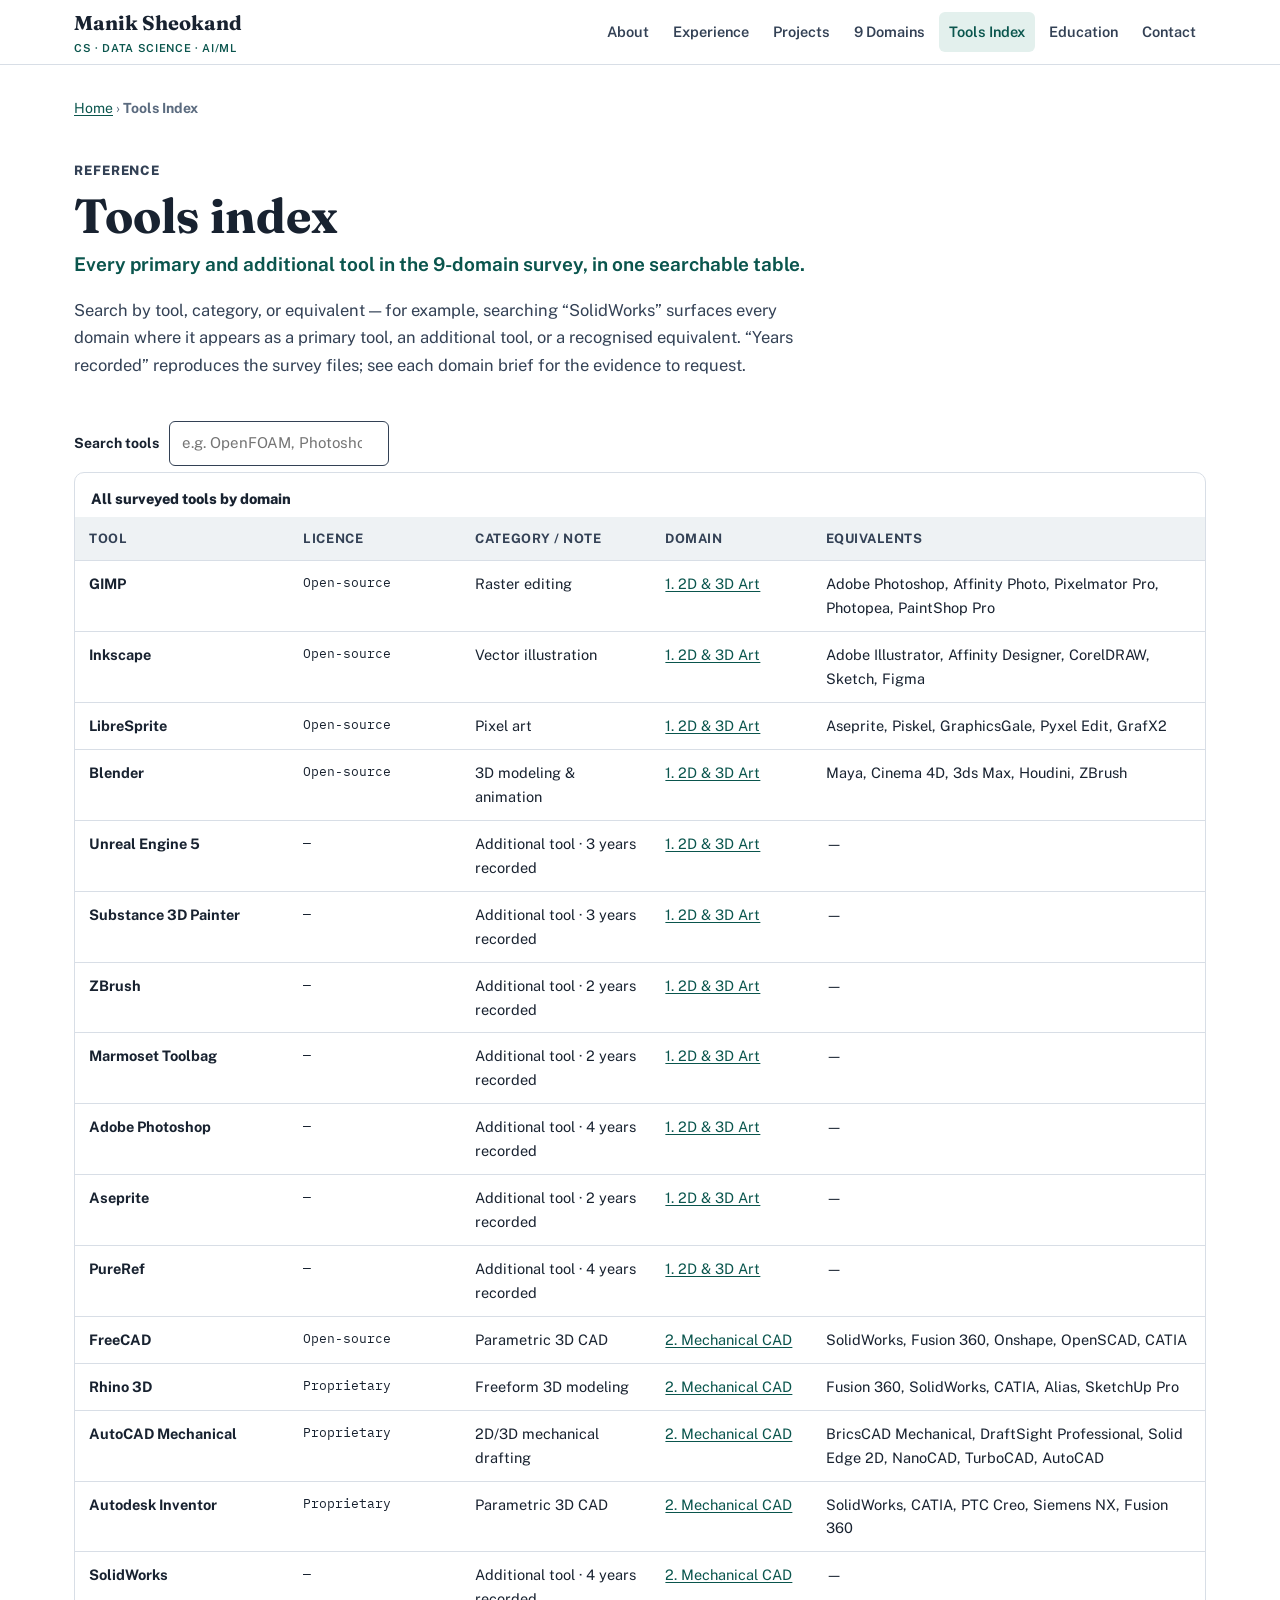
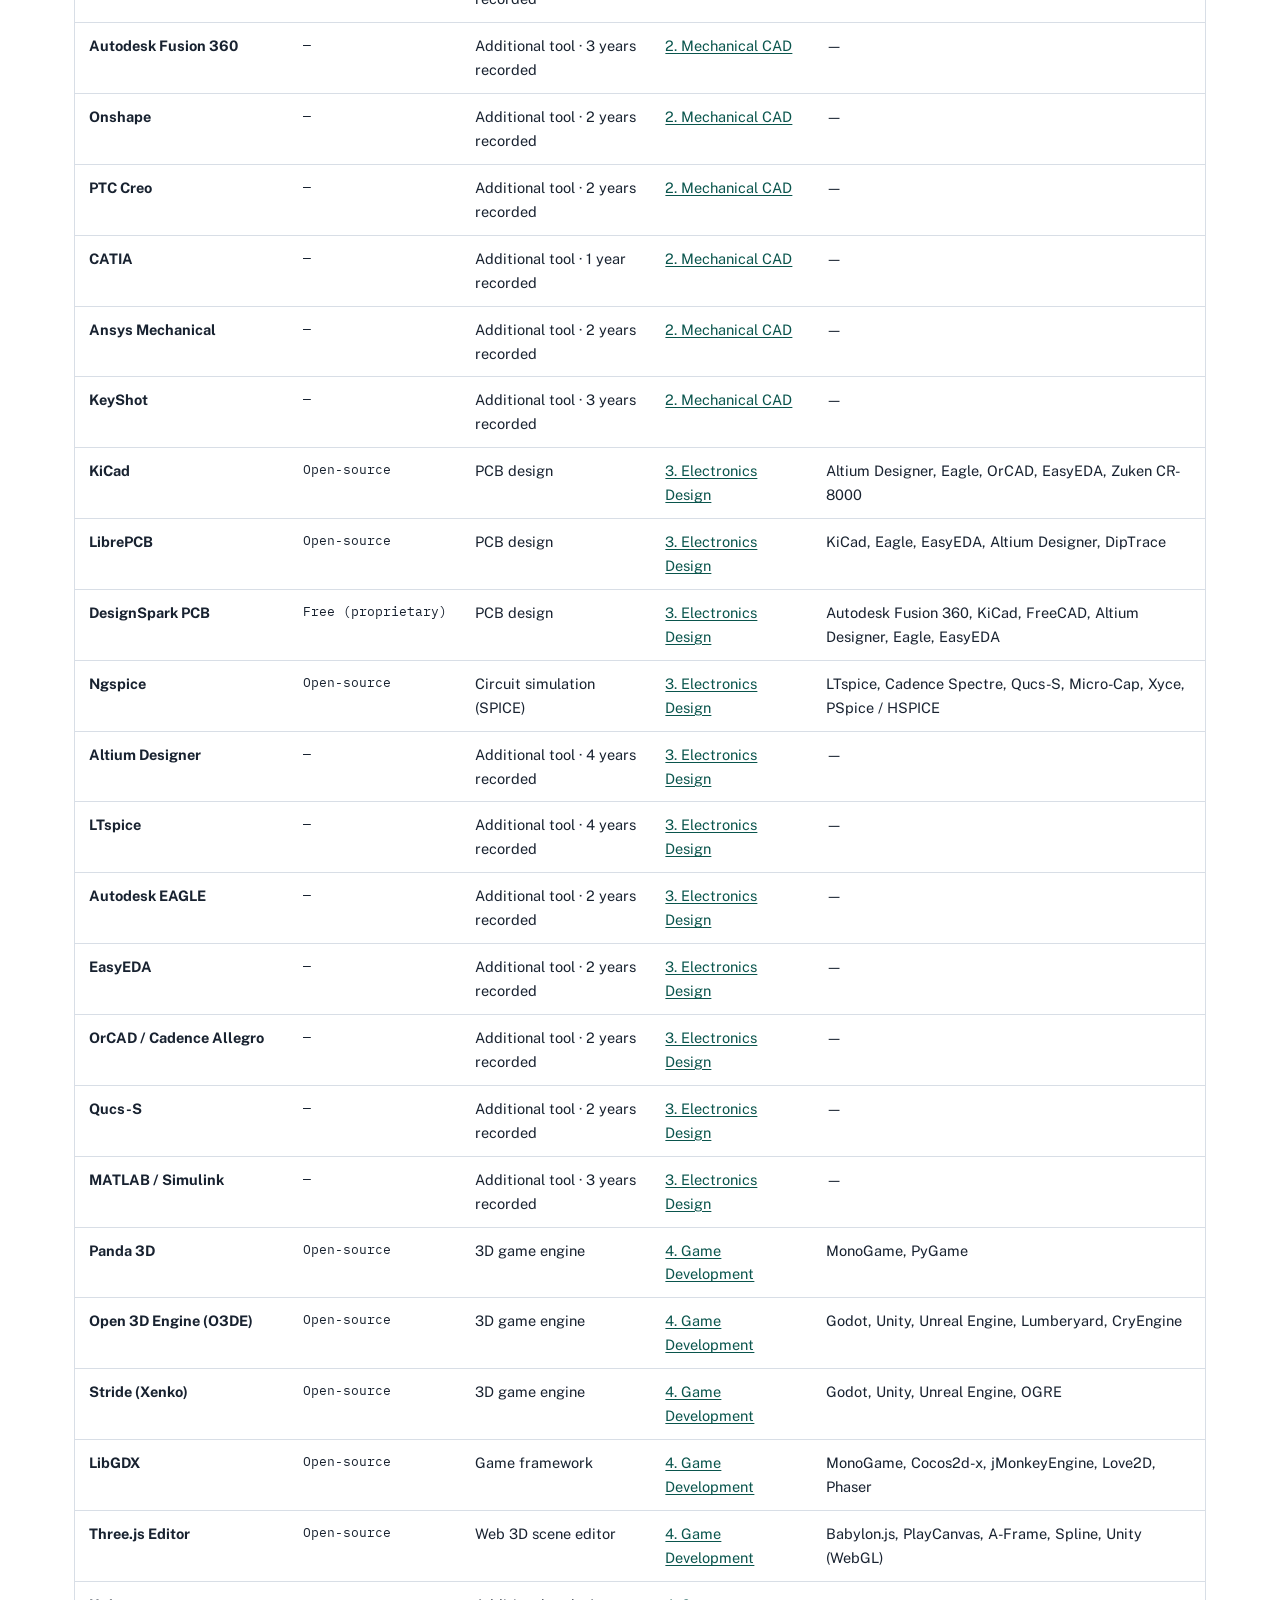
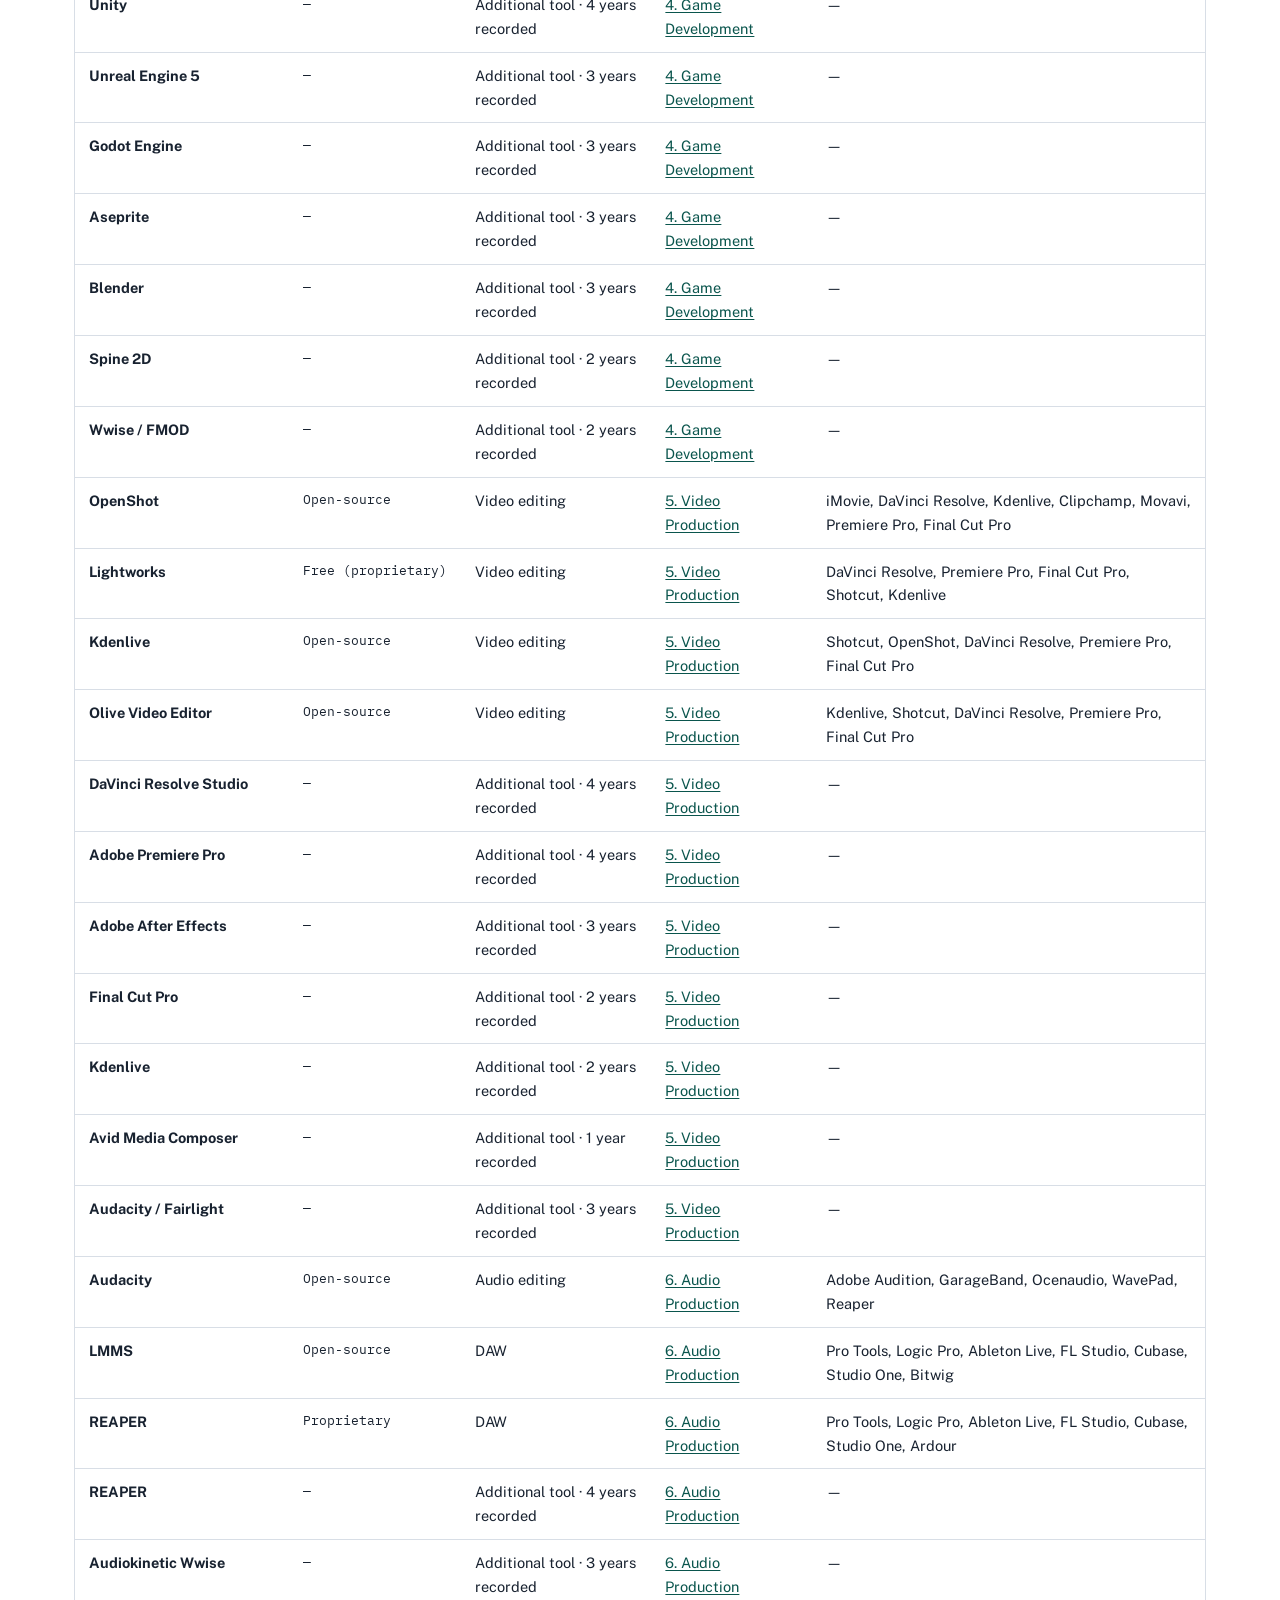
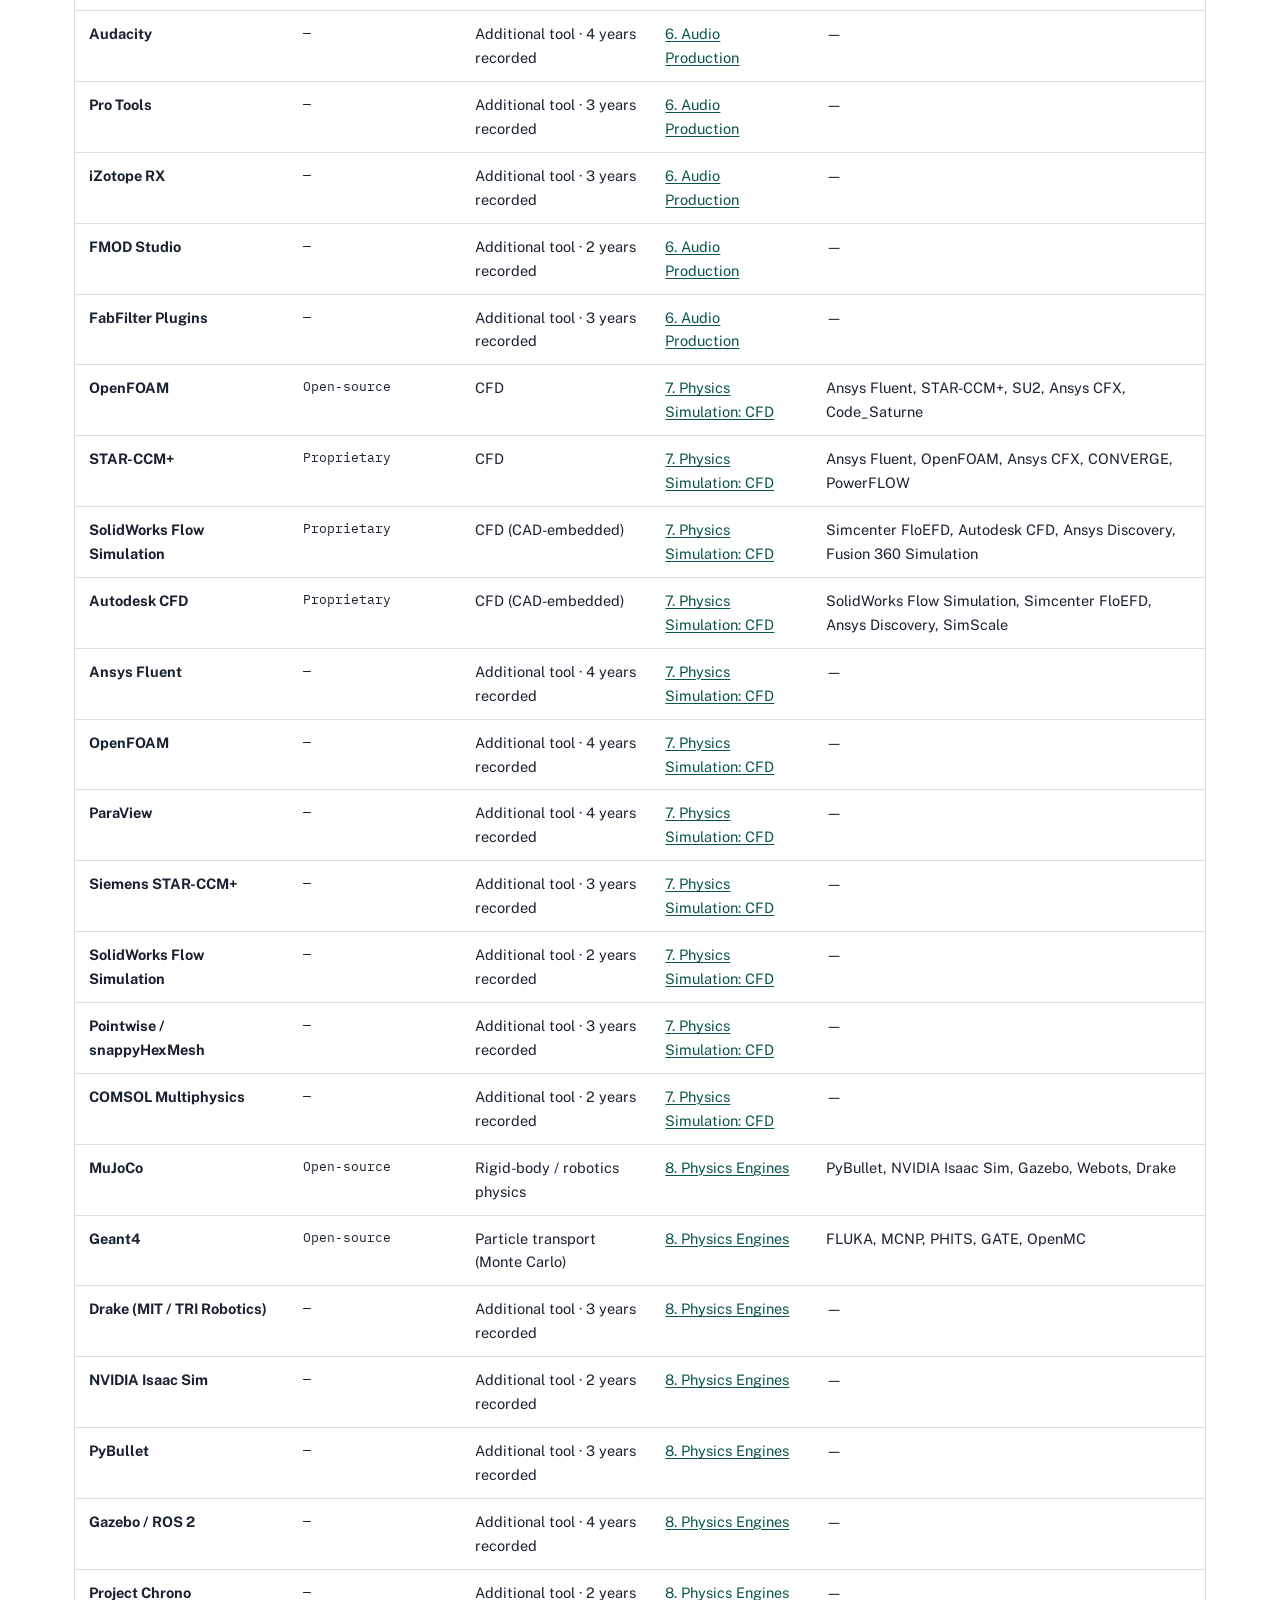
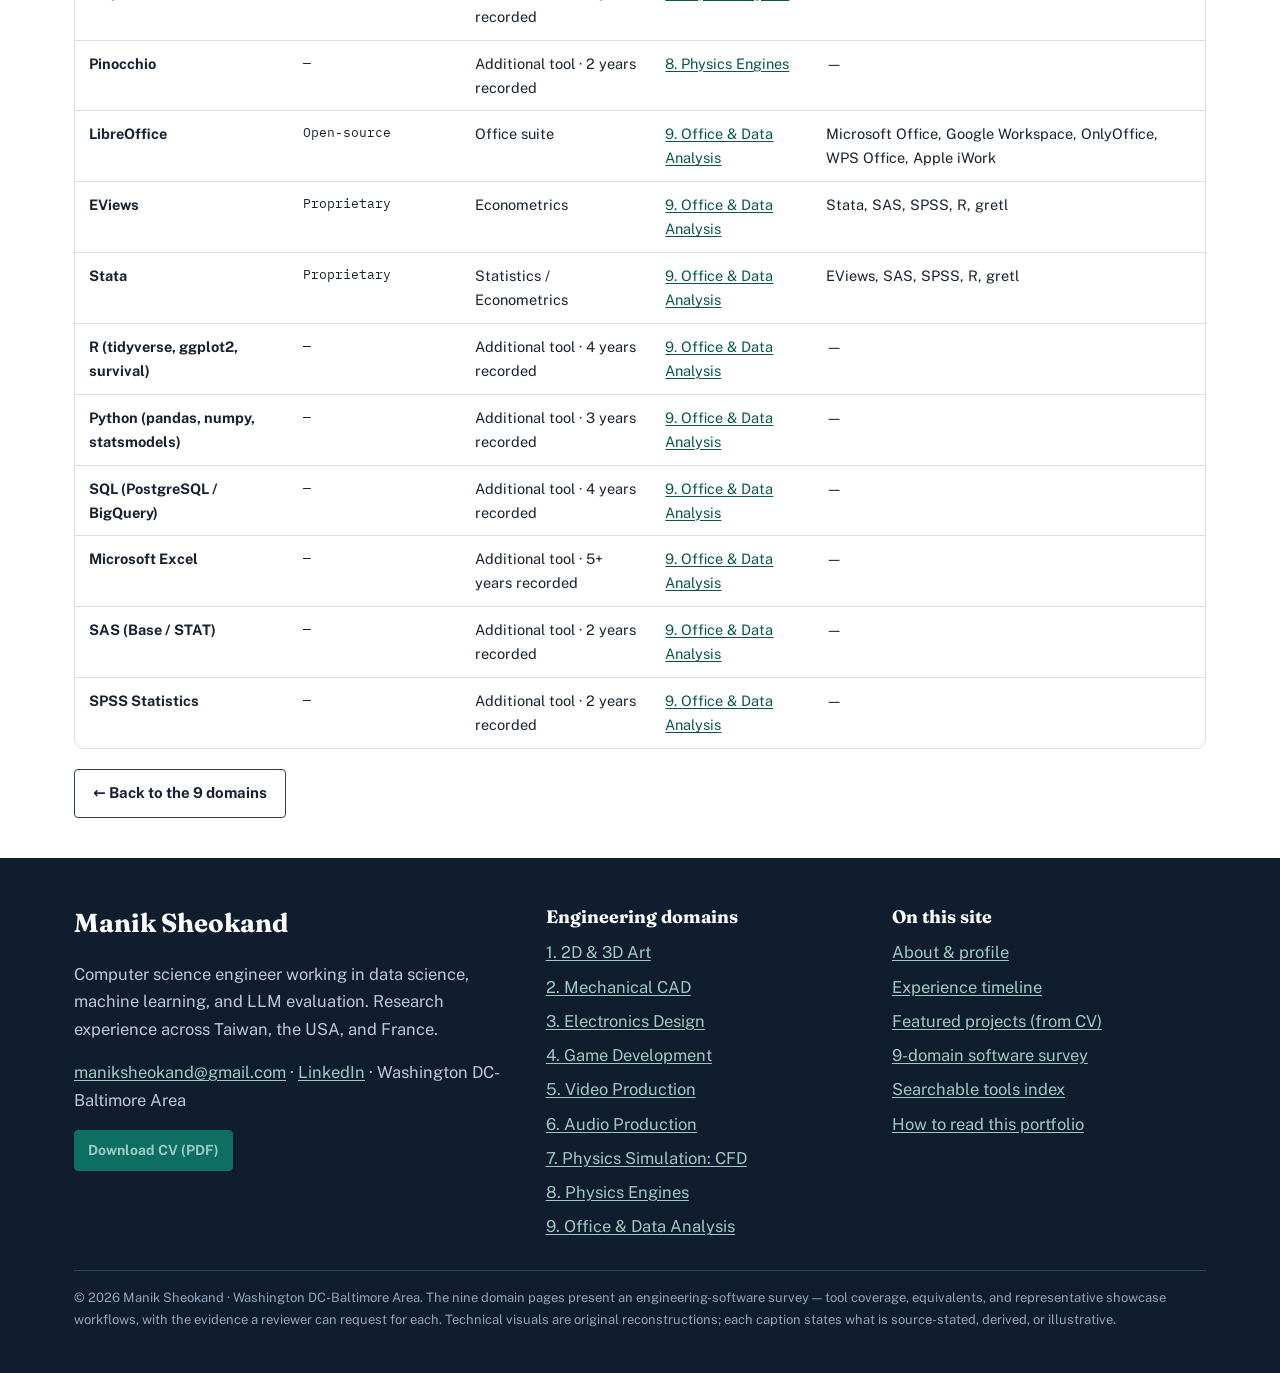
<file: tools.html>
<!DOCTYPE html>
<html lang="en">
<head>
<meta charset="utf-8">
<meta name="viewport" content="width=device-width, initial-scale=1">
<title>Tools Index — Manik Sheokand Portfolio</title>
<meta name="description" content="Searchable index of every tool across the 9-domain engineering-software survey, with licence, category, domain, and recognised equivalents.">
<meta property="og:title" content="Tools Index — Manik Sheokand Portfolio">
<meta property="og:description" content="Searchable index of every tool across the 9-domain engineering-software survey, with licence, category, domain, and recognised equivalents.">
<meta property="og:type" content="website">
<link rel="icon" href="assets/favicon.svg" type="image/svg+xml">
<link rel="preconnect" href="https://fonts.googleapis.com">
<link rel="preconnect" href="https://fonts.gstatic.com" crossorigin>
<link href="https://fonts.googleapis.com/css2?family=Fraunces:opsz,wght@9..144,600;9..144,700&amp;family=IBM+Plex+Mono:wght@400;700&amp;family=Public+Sans:wght@400;600;700;800&amp;display=swap" rel="stylesheet">
<link rel="stylesheet" href="assets/css/style.css">
</head>
<body><a class="skip" href="#main">Skip to content</a>
<header class="site-header"><div class="wrap header-in">
<a class="brand" href="index.html">Manik Sheokand<small>CS · Data Science · AI/ML</small></a>
<button class="nav-toggle" aria-expanded="false" aria-label="Toggle navigation">Menu</button>
<nav class="main-nav" aria-label="Main">
<a href="index.html#about">About</a>
<a href="index.html#experience">Experience</a>
<a href="index.html#projects">Projects</a>
<a href="index.html#domains">9 Domains</a>
<a href="tools.html" aria-current="page">Tools Index</a>
<a href="index.html#education">Education</a>
<a href="index.html#contact">Contact</a>
</nav></div></header>
<main id="main"><div class="wrap">
<p class="crumbs"><a href="index.html">Home</a> › <strong>Tools Index</strong></p>
<div class="page-hero"><p class="kicker">Reference</p><h1>Tools index</h1>
<p class="focus">Every primary and additional tool in the 9-domain survey, in one searchable table.</p>
<p>Search by tool, category, or equivalent — for example, searching “SolidWorks” surfaces every domain where it appears as a primary tool, an additional tool, or a recognised equivalent. “Years recorded” reproduces the survey files; see each domain brief for the evidence to request.</p></div>
<div class="filters"><label for="tool-search">Search tools</label>
<input id="tool-search" type="search" placeholder="e.g. OpenFOAM, Photoshop, SPICE…" autocomplete="off">
<span class="result-count" id="tool-count" aria-live="polite"></span></div>
<div class="table-wrap"><table id="tools-table">
<caption>All surveyed tools by domain</caption>
<thead><tr><th scope="col">Tool</th><th scope="col">Licence</th><th scope="col">Category / note</th><th scope="col">Domain</th><th scope="col">Equivalents</th></tr></thead>
<tbody><tr><td><strong>GIMP</strong></td><td class="lic">Open-source</td><td>Raster editing</td><td><a href="domains/2d-3d-art.html">1. 2D &amp; 3D Art</a></td><td>Adobe Photoshop, Affinity Photo, Pixelmator Pro, Photopea, PaintShop Pro</td></tr><tr><td><strong>Inkscape</strong></td><td class="lic">Open-source</td><td>Vector illustration</td><td><a href="domains/2d-3d-art.html">1. 2D &amp; 3D Art</a></td><td>Adobe Illustrator, Affinity Designer, CorelDRAW, Sketch, Figma</td></tr><tr><td><strong>LibreSprite</strong></td><td class="lic">Open-source</td><td>Pixel art</td><td><a href="domains/2d-3d-art.html">1. 2D &amp; 3D Art</a></td><td>Aseprite, Piskel, GraphicsGale, Pyxel Edit, GrafX2</td></tr><tr><td><strong>Blender</strong></td><td class="lic">Open-source</td><td>3D modeling &amp; animation</td><td><a href="domains/2d-3d-art.html">1. 2D &amp; 3D Art</a></td><td>Maya, Cinema 4D, 3ds Max, Houdini, ZBrush</td></tr><tr><td><strong>Unreal Engine 5</strong></td><td class="lic">—</td><td>Additional tool · 3 years recorded</td><td><a href="domains/2d-3d-art.html">1. 2D &amp; 3D Art</a></td><td>—</td></tr><tr><td><strong>Substance 3D Painter</strong></td><td class="lic">—</td><td>Additional tool · 3 years recorded</td><td><a href="domains/2d-3d-art.html">1. 2D &amp; 3D Art</a></td><td>—</td></tr><tr><td><strong>ZBrush</strong></td><td class="lic">—</td><td>Additional tool · 2 years recorded</td><td><a href="domains/2d-3d-art.html">1. 2D &amp; 3D Art</a></td><td>—</td></tr><tr><td><strong>Marmoset Toolbag</strong></td><td class="lic">—</td><td>Additional tool · 2 years recorded</td><td><a href="domains/2d-3d-art.html">1. 2D &amp; 3D Art</a></td><td>—</td></tr><tr><td><strong>Adobe Photoshop</strong></td><td class="lic">—</td><td>Additional tool · 4 years recorded</td><td><a href="domains/2d-3d-art.html">1. 2D &amp; 3D Art</a></td><td>—</td></tr><tr><td><strong>Aseprite</strong></td><td class="lic">—</td><td>Additional tool · 2 years recorded</td><td><a href="domains/2d-3d-art.html">1. 2D &amp; 3D Art</a></td><td>—</td></tr><tr><td><strong>PureRef</strong></td><td class="lic">—</td><td>Additional tool · 4 years recorded</td><td><a href="domains/2d-3d-art.html">1. 2D &amp; 3D Art</a></td><td>—</td></tr><tr><td><strong>FreeCAD</strong></td><td class="lic">Open-source</td><td>Parametric 3D CAD</td><td><a href="domains/mechanical-cad.html">2. Mechanical CAD</a></td><td>SolidWorks, Fusion 360, Onshape, OpenSCAD, CATIA</td></tr><tr><td><strong>Rhino 3D</strong></td><td class="lic">Proprietary</td><td>Freeform 3D modeling</td><td><a href="domains/mechanical-cad.html">2. Mechanical CAD</a></td><td>Fusion 360, SolidWorks, CATIA, Alias, SketchUp Pro</td></tr><tr><td><strong>AutoCAD Mechanical</strong></td><td class="lic">Proprietary</td><td>2D/3D mechanical drafting</td><td><a href="domains/mechanical-cad.html">2. Mechanical CAD</a></td><td>BricsCAD Mechanical, DraftSight Professional, Solid Edge 2D, NanoCAD, TurboCAD, AutoCAD</td></tr><tr><td><strong>Autodesk Inventor</strong></td><td class="lic">Proprietary</td><td>Parametric 3D CAD</td><td><a href="domains/mechanical-cad.html">2. Mechanical CAD</a></td><td>SolidWorks, CATIA, PTC Creo, Siemens NX, Fusion 360</td></tr><tr><td><strong>SolidWorks</strong></td><td class="lic">—</td><td>Additional tool · 4 years recorded</td><td><a href="domains/mechanical-cad.html">2. Mechanical CAD</a></td><td>—</td></tr><tr><td><strong>Autodesk Fusion 360</strong></td><td class="lic">—</td><td>Additional tool · 3 years recorded</td><td><a href="domains/mechanical-cad.html">2. Mechanical CAD</a></td><td>—</td></tr><tr><td><strong>Onshape</strong></td><td class="lic">—</td><td>Additional tool · 2 years recorded</td><td><a href="domains/mechanical-cad.html">2. Mechanical CAD</a></td><td>—</td></tr><tr><td><strong>PTC Creo</strong></td><td class="lic">—</td><td>Additional tool · 2 years recorded</td><td><a href="domains/mechanical-cad.html">2. Mechanical CAD</a></td><td>—</td></tr><tr><td><strong>CATIA</strong></td><td class="lic">—</td><td>Additional tool · 1 year recorded</td><td><a href="domains/mechanical-cad.html">2. Mechanical CAD</a></td><td>—</td></tr><tr><td><strong>Ansys Mechanical</strong></td><td class="lic">—</td><td>Additional tool · 2 years recorded</td><td><a href="domains/mechanical-cad.html">2. Mechanical CAD</a></td><td>—</td></tr><tr><td><strong>KeyShot</strong></td><td class="lic">—</td><td>Additional tool · 3 years recorded</td><td><a href="domains/mechanical-cad.html">2. Mechanical CAD</a></td><td>—</td></tr><tr><td><strong>KiCad</strong></td><td class="lic">Open-source</td><td>PCB design</td><td><a href="domains/electronics-design.html">3. Electronics Design</a></td><td>Altium Designer, Eagle, OrCAD, EasyEDA, Zuken CR-8000</td></tr><tr><td><strong>LibrePCB</strong></td><td class="lic">Open-source</td><td>PCB design</td><td><a href="domains/electronics-design.html">3. Electronics Design</a></td><td>KiCad, Eagle, EasyEDA, Altium Designer, DipTrace</td></tr><tr><td><strong>DesignSpark PCB</strong></td><td class="lic">Free (proprietary)</td><td>PCB design</td><td><a href="domains/electronics-design.html">3. Electronics Design</a></td><td>Autodesk Fusion 360, KiCad, FreeCAD, Altium Designer, Eagle, EasyEDA</td></tr><tr><td><strong>Ngspice</strong></td><td class="lic">Open-source</td><td>Circuit simulation (SPICE)</td><td><a href="domains/electronics-design.html">3. Electronics Design</a></td><td>LTspice, Cadence Spectre, Qucs-S, Micro-Cap, Xyce, PSpice / HSPICE</td></tr><tr><td><strong>Altium Designer</strong></td><td class="lic">—</td><td>Additional tool · 4 years recorded</td><td><a href="domains/electronics-design.html">3. Electronics Design</a></td><td>—</td></tr><tr><td><strong>LTspice</strong></td><td class="lic">—</td><td>Additional tool · 4 years recorded</td><td><a href="domains/electronics-design.html">3. Electronics Design</a></td><td>—</td></tr><tr><td><strong>Autodesk EAGLE</strong></td><td class="lic">—</td><td>Additional tool · 2 years recorded</td><td><a href="domains/electronics-design.html">3. Electronics Design</a></td><td>—</td></tr><tr><td><strong>EasyEDA</strong></td><td class="lic">—</td><td>Additional tool · 2 years recorded</td><td><a href="domains/electronics-design.html">3. Electronics Design</a></td><td>—</td></tr><tr><td><strong>OrCAD / Cadence Allegro</strong></td><td class="lic">—</td><td>Additional tool · 2 years recorded</td><td><a href="domains/electronics-design.html">3. Electronics Design</a></td><td>—</td></tr><tr><td><strong>Qucs-S</strong></td><td class="lic">—</td><td>Additional tool · 2 years recorded</td><td><a href="domains/electronics-design.html">3. Electronics Design</a></td><td>—</td></tr><tr><td><strong>MATLAB / Simulink</strong></td><td class="lic">—</td><td>Additional tool · 3 years recorded</td><td><a href="domains/electronics-design.html">3. Electronics Design</a></td><td>—</td></tr><tr><td><strong>Panda 3D</strong></td><td class="lic">Open-source</td><td>3D game engine</td><td><a href="domains/game-development.html">4. Game Development</a></td><td>MonoGame, PyGame</td></tr><tr><td><strong>Open 3D Engine (O3DE)</strong></td><td class="lic">Open-source</td><td>3D game engine</td><td><a href="domains/game-development.html">4. Game Development</a></td><td>Godot, Unity, Unreal Engine, Lumberyard, CryEngine</td></tr><tr><td><strong>Stride (Xenko)</strong></td><td class="lic">Open-source</td><td>3D game engine</td><td><a href="domains/game-development.html">4. Game Development</a></td><td>Godot, Unity, Unreal Engine, OGRE</td></tr><tr><td><strong>LibGDX</strong></td><td class="lic">Open-source</td><td>Game framework</td><td><a href="domains/game-development.html">4. Game Development</a></td><td>MonoGame, Cocos2d-x, jMonkeyEngine, Love2D, Phaser</td></tr><tr><td><strong>Three.js Editor</strong></td><td class="lic">Open-source</td><td>Web 3D scene editor</td><td><a href="domains/game-development.html">4. Game Development</a></td><td>Babylon.js, PlayCanvas, A-Frame, Spline, Unity (WebGL)</td></tr><tr><td><strong>Unity</strong></td><td class="lic">—</td><td>Additional tool · 4 years recorded</td><td><a href="domains/game-development.html">4. Game Development</a></td><td>—</td></tr><tr><td><strong>Unreal Engine 5</strong></td><td class="lic">—</td><td>Additional tool · 3 years recorded</td><td><a href="domains/game-development.html">4. Game Development</a></td><td>—</td></tr><tr><td><strong>Godot Engine</strong></td><td class="lic">—</td><td>Additional tool · 3 years recorded</td><td><a href="domains/game-development.html">4. Game Development</a></td><td>—</td></tr><tr><td><strong>Aseprite</strong></td><td class="lic">—</td><td>Additional tool · 3 years recorded</td><td><a href="domains/game-development.html">4. Game Development</a></td><td>—</td></tr><tr><td><strong>Blender</strong></td><td class="lic">—</td><td>Additional tool · 3 years recorded</td><td><a href="domains/game-development.html">4. Game Development</a></td><td>—</td></tr><tr><td><strong>Spine 2D</strong></td><td class="lic">—</td><td>Additional tool · 2 years recorded</td><td><a href="domains/game-development.html">4. Game Development</a></td><td>—</td></tr><tr><td><strong>Wwise / FMOD</strong></td><td class="lic">—</td><td>Additional tool · 2 years recorded</td><td><a href="domains/game-development.html">4. Game Development</a></td><td>—</td></tr><tr><td><strong>OpenShot</strong></td><td class="lic">Open-source</td><td>Video editing</td><td><a href="domains/video-production.html">5. Video Production</a></td><td>iMovie, DaVinci Resolve, Kdenlive, Clipchamp, Movavi, Premiere Pro, Final Cut Pro</td></tr><tr><td><strong>Lightworks</strong></td><td class="lic">Free (proprietary)</td><td>Video editing</td><td><a href="domains/video-production.html">5. Video Production</a></td><td>DaVinci Resolve, Premiere Pro, Final Cut Pro, Shotcut, Kdenlive</td></tr><tr><td><strong>Kdenlive</strong></td><td class="lic">Open-source</td><td>Video editing</td><td><a href="domains/video-production.html">5. Video Production</a></td><td>Shotcut, OpenShot, DaVinci Resolve, Premiere Pro, Final Cut Pro</td></tr><tr><td><strong>Olive Video Editor</strong></td><td class="lic">Open-source</td><td>Video editing</td><td><a href="domains/video-production.html">5. Video Production</a></td><td>Kdenlive, Shotcut, DaVinci Resolve, Premiere Pro, Final Cut Pro</td></tr><tr><td><strong>DaVinci Resolve Studio</strong></td><td class="lic">—</td><td>Additional tool · 4 years recorded</td><td><a href="domains/video-production.html">5. Video Production</a></td><td>—</td></tr><tr><td><strong>Adobe Premiere Pro</strong></td><td class="lic">—</td><td>Additional tool · 4 years recorded</td><td><a href="domains/video-production.html">5. Video Production</a></td><td>—</td></tr><tr><td><strong>Adobe After Effects</strong></td><td class="lic">—</td><td>Additional tool · 3 years recorded</td><td><a href="domains/video-production.html">5. Video Production</a></td><td>—</td></tr><tr><td><strong>Final Cut Pro</strong></td><td class="lic">—</td><td>Additional tool · 2 years recorded</td><td><a href="domains/video-production.html">5. Video Production</a></td><td>—</td></tr><tr><td><strong>Kdenlive</strong></td><td class="lic">—</td><td>Additional tool · 2 years recorded</td><td><a href="domains/video-production.html">5. Video Production</a></td><td>—</td></tr><tr><td><strong>Avid Media Composer</strong></td><td class="lic">—</td><td>Additional tool · 1 year recorded</td><td><a href="domains/video-production.html">5. Video Production</a></td><td>—</td></tr><tr><td><strong>Audacity / Fairlight</strong></td><td class="lic">—</td><td>Additional tool · 3 years recorded</td><td><a href="domains/video-production.html">5. Video Production</a></td><td>—</td></tr><tr><td><strong>Audacity</strong></td><td class="lic">Open-source</td><td>Audio editing</td><td><a href="domains/audio-production.html">6. Audio Production</a></td><td>Adobe Audition, GarageBand, Ocenaudio, WavePad, Reaper</td></tr><tr><td><strong>LMMS</strong></td><td class="lic">Open-source</td><td>DAW</td><td><a href="domains/audio-production.html">6. Audio Production</a></td><td>Pro Tools, Logic Pro, Ableton Live, FL Studio, Cubase, Studio One, Bitwig</td></tr><tr><td><strong>REAPER</strong></td><td class="lic">Proprietary</td><td>DAW</td><td><a href="domains/audio-production.html">6. Audio Production</a></td><td>Pro Tools, Logic Pro, Ableton Live, FL Studio, Cubase, Studio One, Ardour</td></tr><tr><td><strong>REAPER</strong></td><td class="lic">—</td><td>Additional tool · 4 years recorded</td><td><a href="domains/audio-production.html">6. Audio Production</a></td><td>—</td></tr><tr><td><strong>Audiokinetic Wwise</strong></td><td class="lic">—</td><td>Additional tool · 3 years recorded</td><td><a href="domains/audio-production.html">6. Audio Production</a></td><td>—</td></tr><tr><td><strong>Audacity</strong></td><td class="lic">—</td><td>Additional tool · 4 years recorded</td><td><a href="domains/audio-production.html">6. Audio Production</a></td><td>—</td></tr><tr><td><strong>Pro Tools</strong></td><td class="lic">—</td><td>Additional tool · 3 years recorded</td><td><a href="domains/audio-production.html">6. Audio Production</a></td><td>—</td></tr><tr><td><strong>iZotope RX</strong></td><td class="lic">—</td><td>Additional tool · 3 years recorded</td><td><a href="domains/audio-production.html">6. Audio Production</a></td><td>—</td></tr><tr><td><strong>FMOD Studio</strong></td><td class="lic">—</td><td>Additional tool · 2 years recorded</td><td><a href="domains/audio-production.html">6. Audio Production</a></td><td>—</td></tr><tr><td><strong>FabFilter Plugins</strong></td><td class="lic">—</td><td>Additional tool · 3 years recorded</td><td><a href="domains/audio-production.html">6. Audio Production</a></td><td>—</td></tr><tr><td><strong>OpenFOAM</strong></td><td class="lic">Open-source</td><td>CFD</td><td><a href="domains/cfd-simulation.html">7. Physics Simulation: CFD</a></td><td>Ansys Fluent, STAR-CCM+, SU2, Ansys CFX, Code_Saturne</td></tr><tr><td><strong>STAR-CCM+</strong></td><td class="lic">Proprietary</td><td>CFD</td><td><a href="domains/cfd-simulation.html">7. Physics Simulation: CFD</a></td><td>Ansys Fluent, OpenFOAM, Ansys CFX, CONVERGE, PowerFLOW</td></tr><tr><td><strong>SolidWorks Flow Simulation</strong></td><td class="lic">Proprietary</td><td>CFD (CAD-embedded)</td><td><a href="domains/cfd-simulation.html">7. Physics Simulation: CFD</a></td><td>Simcenter FloEFD, Autodesk CFD, Ansys Discovery, Fusion 360 Simulation</td></tr><tr><td><strong>Autodesk CFD</strong></td><td class="lic">Proprietary</td><td>CFD (CAD-embedded)</td><td><a href="domains/cfd-simulation.html">7. Physics Simulation: CFD</a></td><td>SolidWorks Flow Simulation, Simcenter FloEFD, Ansys Discovery, SimScale</td></tr><tr><td><strong>Ansys Fluent</strong></td><td class="lic">—</td><td>Additional tool · 4 years recorded</td><td><a href="domains/cfd-simulation.html">7. Physics Simulation: CFD</a></td><td>—</td></tr><tr><td><strong>OpenFOAM</strong></td><td class="lic">—</td><td>Additional tool · 4 years recorded</td><td><a href="domains/cfd-simulation.html">7. Physics Simulation: CFD</a></td><td>—</td></tr><tr><td><strong>ParaView</strong></td><td class="lic">—</td><td>Additional tool · 4 years recorded</td><td><a href="domains/cfd-simulation.html">7. Physics Simulation: CFD</a></td><td>—</td></tr><tr><td><strong>Siemens STAR-CCM+</strong></td><td class="lic">—</td><td>Additional tool · 3 years recorded</td><td><a href="domains/cfd-simulation.html">7. Physics Simulation: CFD</a></td><td>—</td></tr><tr><td><strong>SolidWorks Flow Simulation</strong></td><td class="lic">—</td><td>Additional tool · 2 years recorded</td><td><a href="domains/cfd-simulation.html">7. Physics Simulation: CFD</a></td><td>—</td></tr><tr><td><strong>Pointwise / snappyHexMesh</strong></td><td class="lic">—</td><td>Additional tool · 3 years recorded</td><td><a href="domains/cfd-simulation.html">7. Physics Simulation: CFD</a></td><td>—</td></tr><tr><td><strong>COMSOL Multiphysics</strong></td><td class="lic">—</td><td>Additional tool · 2 years recorded</td><td><a href="domains/cfd-simulation.html">7. Physics Simulation: CFD</a></td><td>—</td></tr><tr><td><strong>MuJoCo</strong></td><td class="lic">Open-source</td><td>Rigid-body / robotics physics</td><td><a href="domains/physics-engines.html">8. Physics Engines</a></td><td>PyBullet, NVIDIA Isaac Sim, Gazebo, Webots, Drake</td></tr><tr><td><strong>Geant4</strong></td><td class="lic">Open-source</td><td>Particle transport (Monte Carlo)</td><td><a href="domains/physics-engines.html">8. Physics Engines</a></td><td>FLUKA, MCNP, PHITS, GATE, OpenMC</td></tr><tr><td><strong>Drake (MIT / TRI Robotics)</strong></td><td class="lic">—</td><td>Additional tool · 3 years recorded</td><td><a href="domains/physics-engines.html">8. Physics Engines</a></td><td>—</td></tr><tr><td><strong>NVIDIA Isaac Sim</strong></td><td class="lic">—</td><td>Additional tool · 2 years recorded</td><td><a href="domains/physics-engines.html">8. Physics Engines</a></td><td>—</td></tr><tr><td><strong>PyBullet</strong></td><td class="lic">—</td><td>Additional tool · 3 years recorded</td><td><a href="domains/physics-engines.html">8. Physics Engines</a></td><td>—</td></tr><tr><td><strong>Gazebo / ROS 2</strong></td><td class="lic">—</td><td>Additional tool · 4 years recorded</td><td><a href="domains/physics-engines.html">8. Physics Engines</a></td><td>—</td></tr><tr><td><strong>Project Chrono</strong></td><td class="lic">—</td><td>Additional tool · 2 years recorded</td><td><a href="domains/physics-engines.html">8. Physics Engines</a></td><td>—</td></tr><tr><td><strong>Pinocchio</strong></td><td class="lic">—</td><td>Additional tool · 2 years recorded</td><td><a href="domains/physics-engines.html">8. Physics Engines</a></td><td>—</td></tr><tr><td><strong>LibreOffice</strong></td><td class="lic">Open-source</td><td>Office suite</td><td><a href="domains/data-analysis.html">9. Office &amp; Data Analysis</a></td><td>Microsoft Office, Google Workspace, OnlyOffice, WPS Office, Apple iWork</td></tr><tr><td><strong>EViews</strong></td><td class="lic">Proprietary</td><td>Econometrics</td><td><a href="domains/data-analysis.html">9. Office &amp; Data Analysis</a></td><td>Stata, SAS, SPSS, R, gretl</td></tr><tr><td><strong>Stata</strong></td><td class="lic">Proprietary</td><td>Statistics / Econometrics</td><td><a href="domains/data-analysis.html">9. Office &amp; Data Analysis</a></td><td>EViews, SAS, SPSS, R, gretl</td></tr><tr><td><strong>R (tidyverse, ggplot2, survival)</strong></td><td class="lic">—</td><td>Additional tool · 4 years recorded</td><td><a href="domains/data-analysis.html">9. Office &amp; Data Analysis</a></td><td>—</td></tr><tr><td><strong>Python (pandas, numpy, statsmodels)</strong></td><td class="lic">—</td><td>Additional tool · 3 years recorded</td><td><a href="domains/data-analysis.html">9. Office &amp; Data Analysis</a></td><td>—</td></tr><tr><td><strong>SQL (PostgreSQL / BigQuery)</strong></td><td class="lic">—</td><td>Additional tool · 4 years recorded</td><td><a href="domains/data-analysis.html">9. Office &amp; Data Analysis</a></td><td>—</td></tr><tr><td><strong>Microsoft Excel</strong></td><td class="lic">—</td><td>Additional tool · 5+ years recorded</td><td><a href="domains/data-analysis.html">9. Office &amp; Data Analysis</a></td><td>—</td></tr><tr><td><strong>SAS (Base / STAT)</strong></td><td class="lic">—</td><td>Additional tool · 2 years recorded</td><td><a href="domains/data-analysis.html">9. Office &amp; Data Analysis</a></td><td>—</td></tr><tr><td><strong>SPSS Statistics</strong></td><td class="lic">—</td><td>Additional tool · 2 years recorded</td><td><a href="domains/data-analysis.html">9. Office &amp; Data Analysis</a></td><td>—</td></tr></tbody></table></div>
<p style="margin:20px 0 40px"><a class="btn ghost" href="index.html#domains">← Back to the 9 domains</a></p>
</div></main>
<div class="scroll-progress" id="scroll-progress" aria-hidden="true"></div>
<footer class="site-footer"><div class="wrap">
<div class="footer-grid">
<div><h2>Manik Sheokand</h2>
<p>Computer science engineer working in data science, machine learning, and LLM evaluation. Research experience across Taiwan, the USA, and France.</p>
<p><a href="mailto:maniksheokand@gmail.com">maniksheokand@gmail.com</a> · <a href="https://www.linkedin.com/in/manik0108" rel="noopener">LinkedIn</a> · Washington DC-Baltimore Area</p>
<p><a class="btn small" href="assets/Manik-Sheokand-CV.pdf">Download CV (PDF)</a></p></div>
<div><h2 style="font-size:18px">Engineering domains</h2><ul><li><a href="domains/2d-3d-art.html">1. 2D &amp; 3D Art</a></li><li><a href="domains/mechanical-cad.html">2. Mechanical CAD</a></li><li><a href="domains/electronics-design.html">3. Electronics Design</a></li><li><a href="domains/game-development.html">4. Game Development</a></li><li><a href="domains/video-production.html">5. Video Production</a></li><li><a href="domains/audio-production.html">6. Audio Production</a></li><li><a href="domains/cfd-simulation.html">7. Physics Simulation: CFD</a></li><li><a href="domains/physics-engines.html">8. Physics Engines</a></li><li><a href="domains/data-analysis.html">9. Office &amp; Data Analysis</a></li></ul></div>
<div><h2 style="font-size:18px">On this site</h2><ul>
<li><a href="index.html#about">About &amp; profile</a></li>
<li><a href="index.html#experience">Experience timeline</a></li>
<li><a href="index.html#projects">Featured projects (from CV)</a></li>
<li><a href="index.html#domains">9-domain software survey</a></li>
<li><a href="tools.html">Searchable tools index</a></li>
<li><a href="index.html#how-to-read">How to read this portfolio</a></li>
</ul></div></div>
<p class="smallprint">© <span data-year>2026</span> Manik Sheokand · Washington DC-Baltimore Area. The nine domain pages present an engineering-software survey — tool coverage, equivalents, and representative showcase workflows, with the evidence a reviewer can request for each. Technical visuals are original reconstructions; each caption states what is source-stated, derived, or illustrative.</p>
</div></footer>
<button class="to-top" id="to-top" type="button" aria-label="Back to top">↑</button>
<script src="assets/js/main.js"></script>
</body></html>
</file>
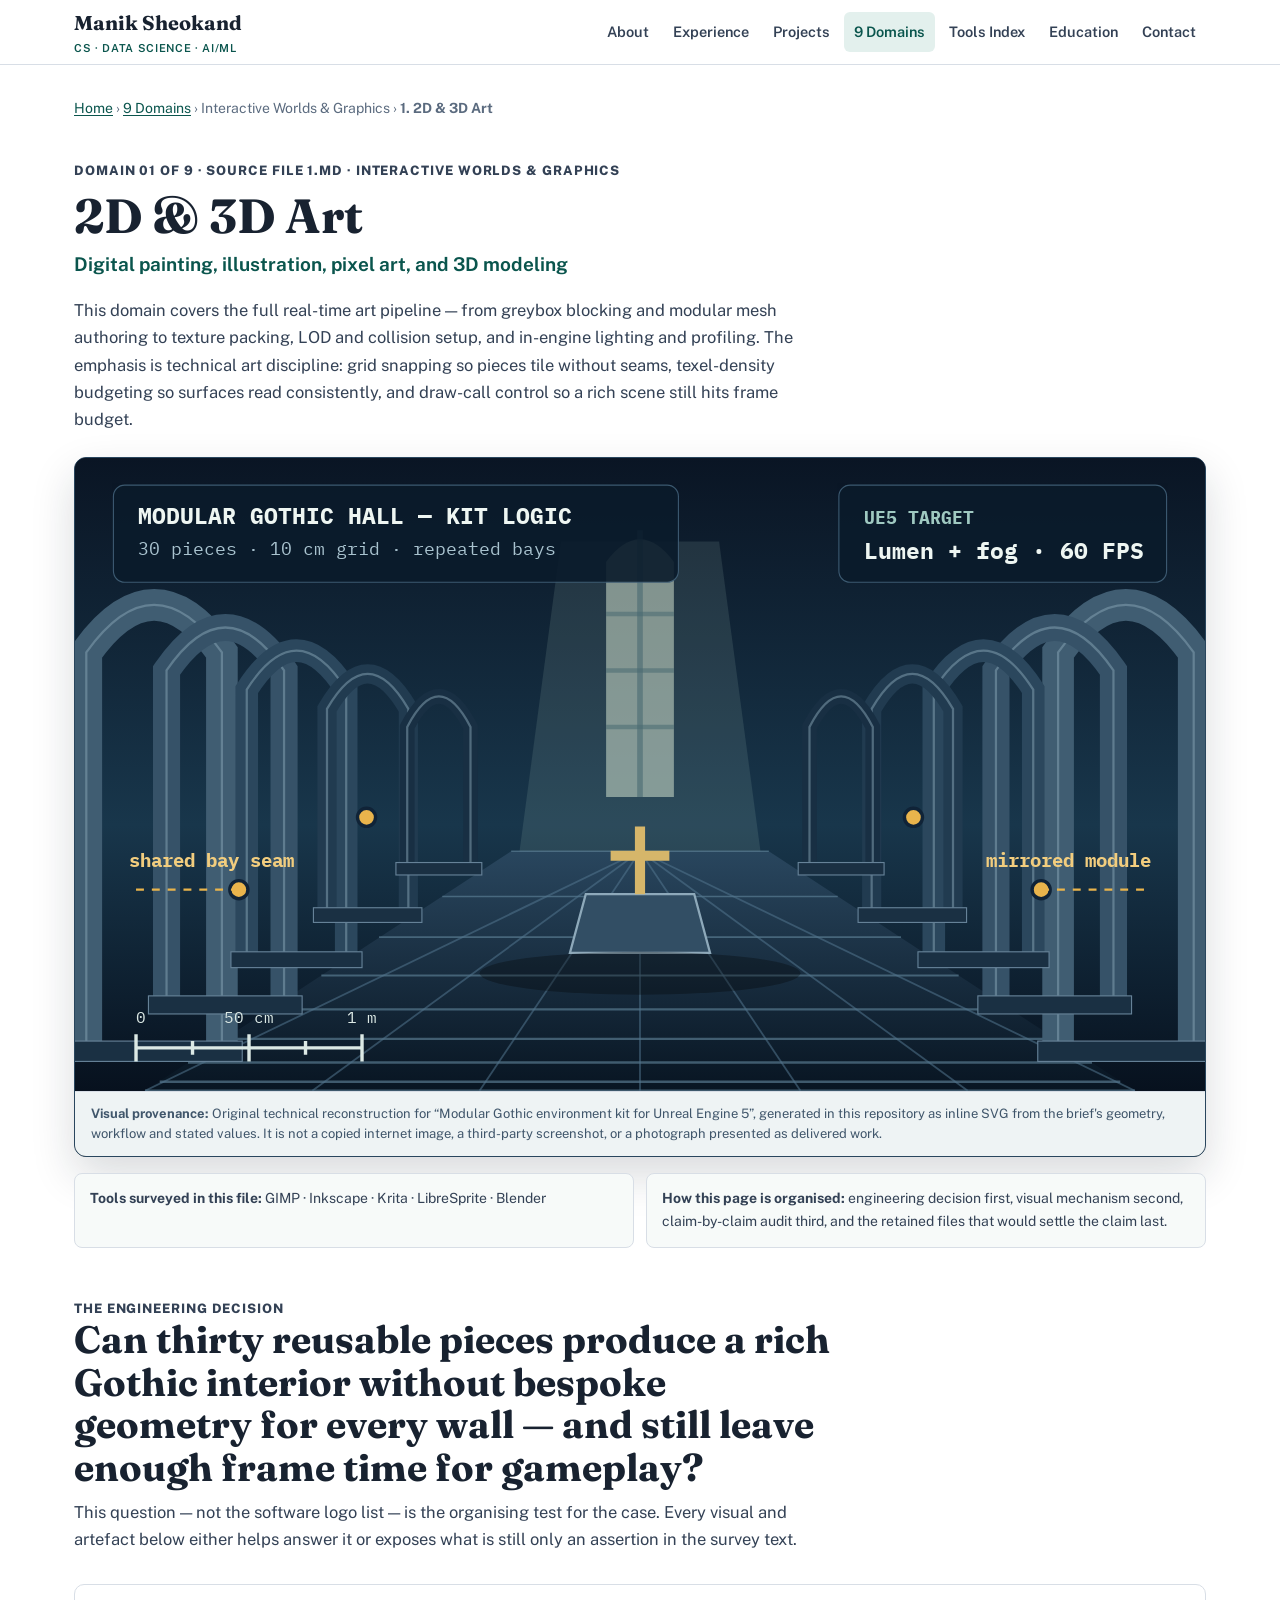
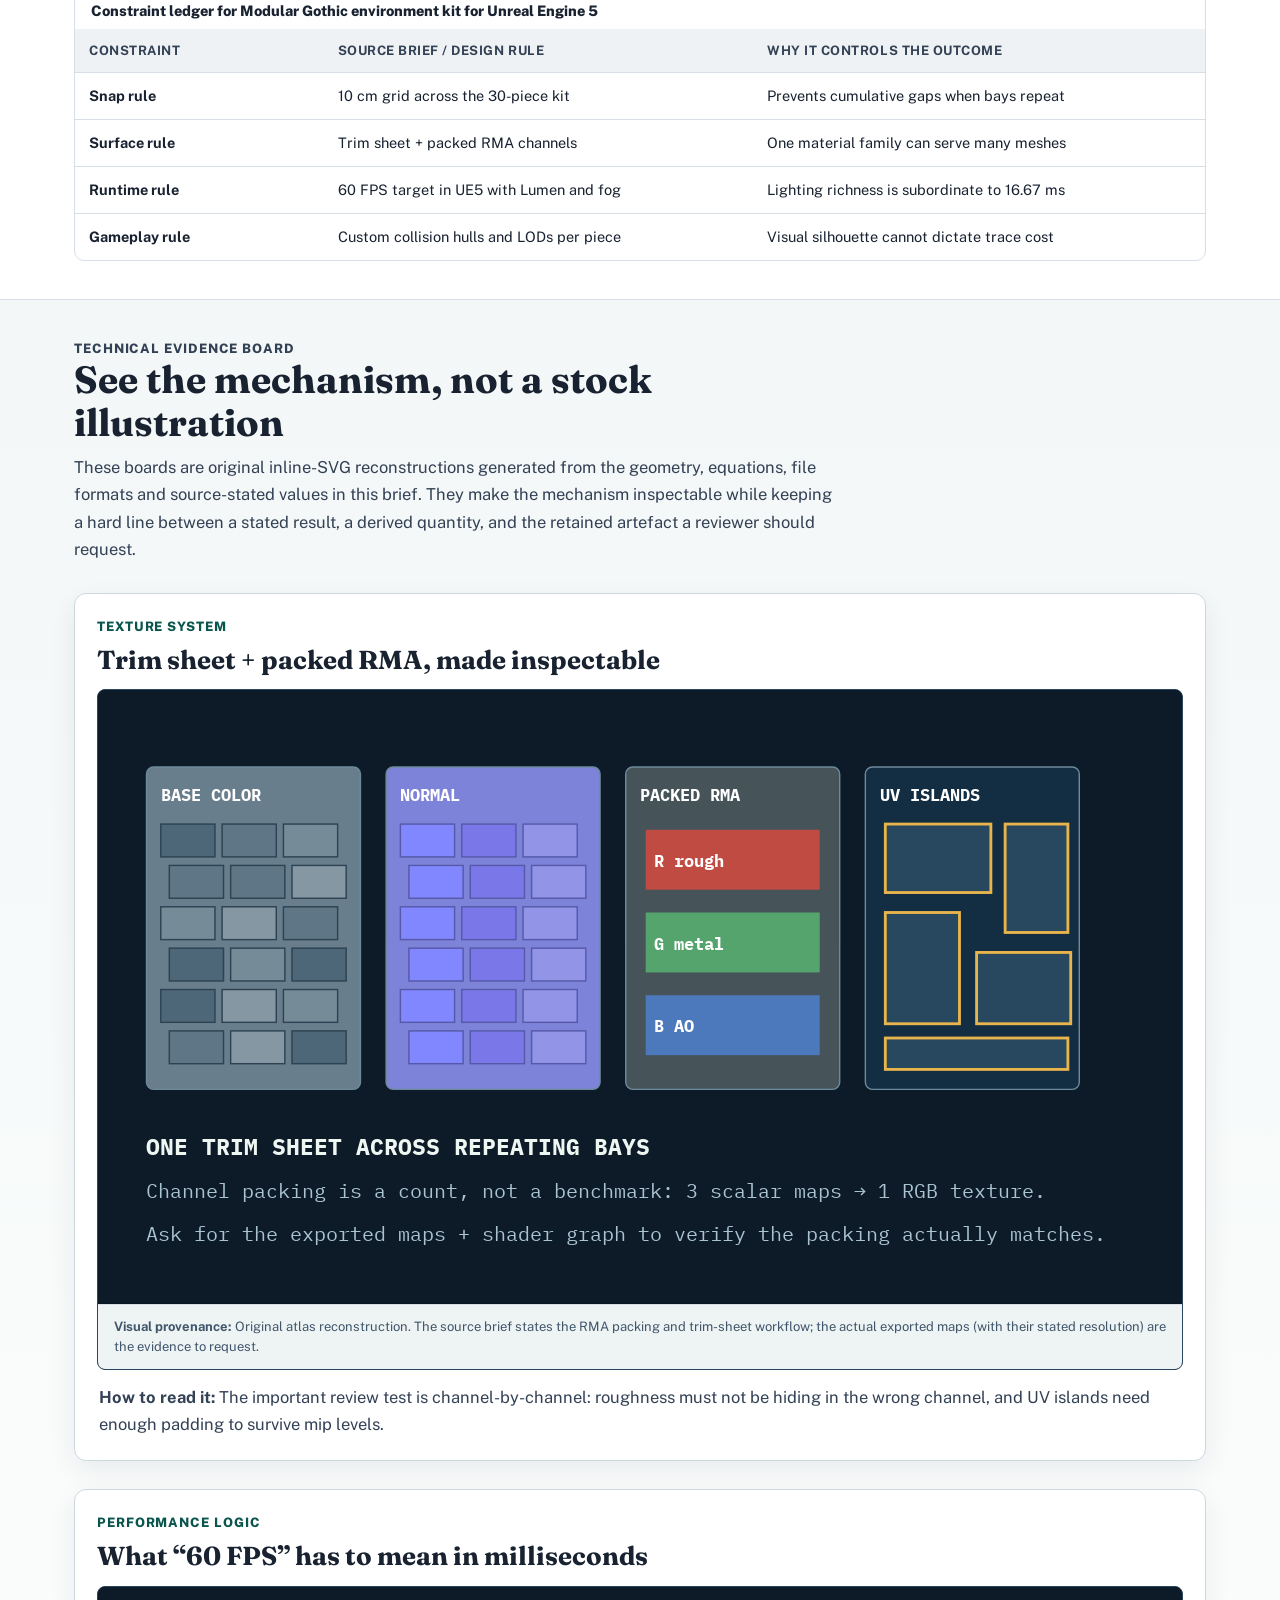
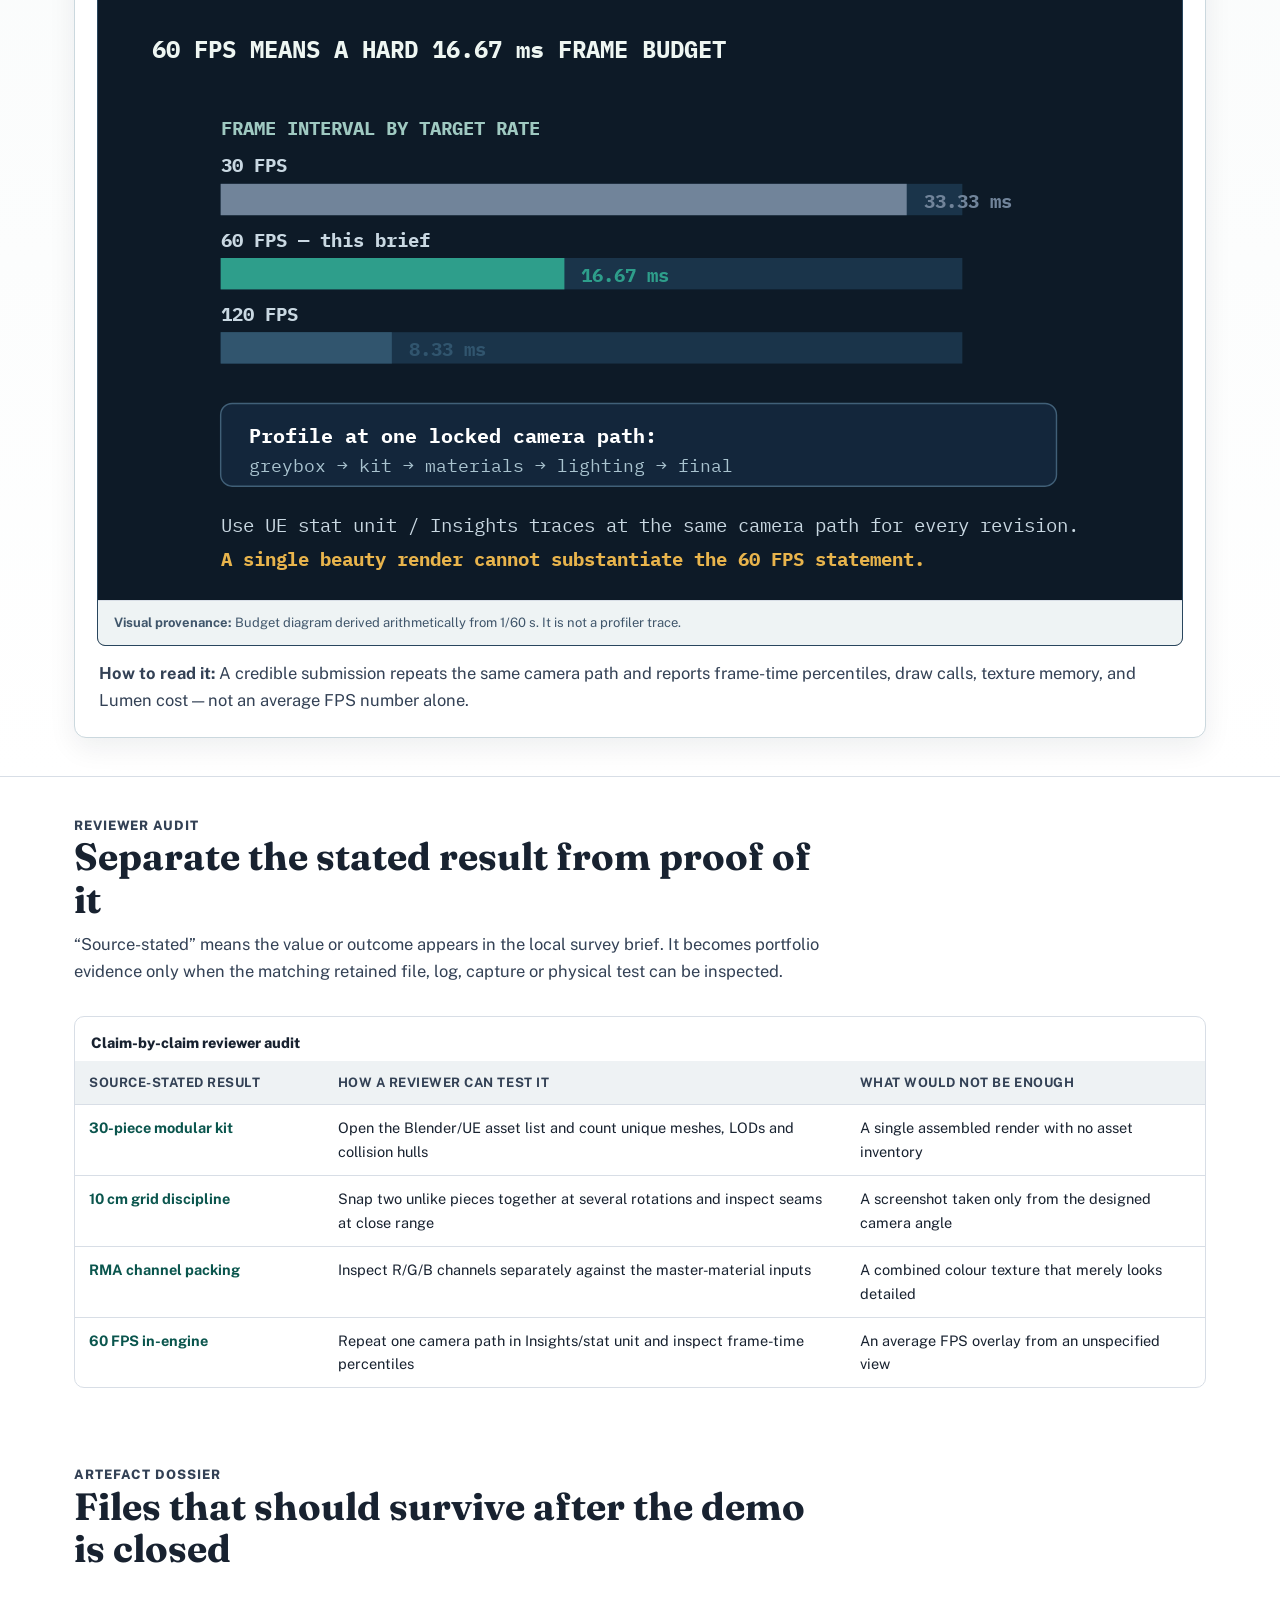
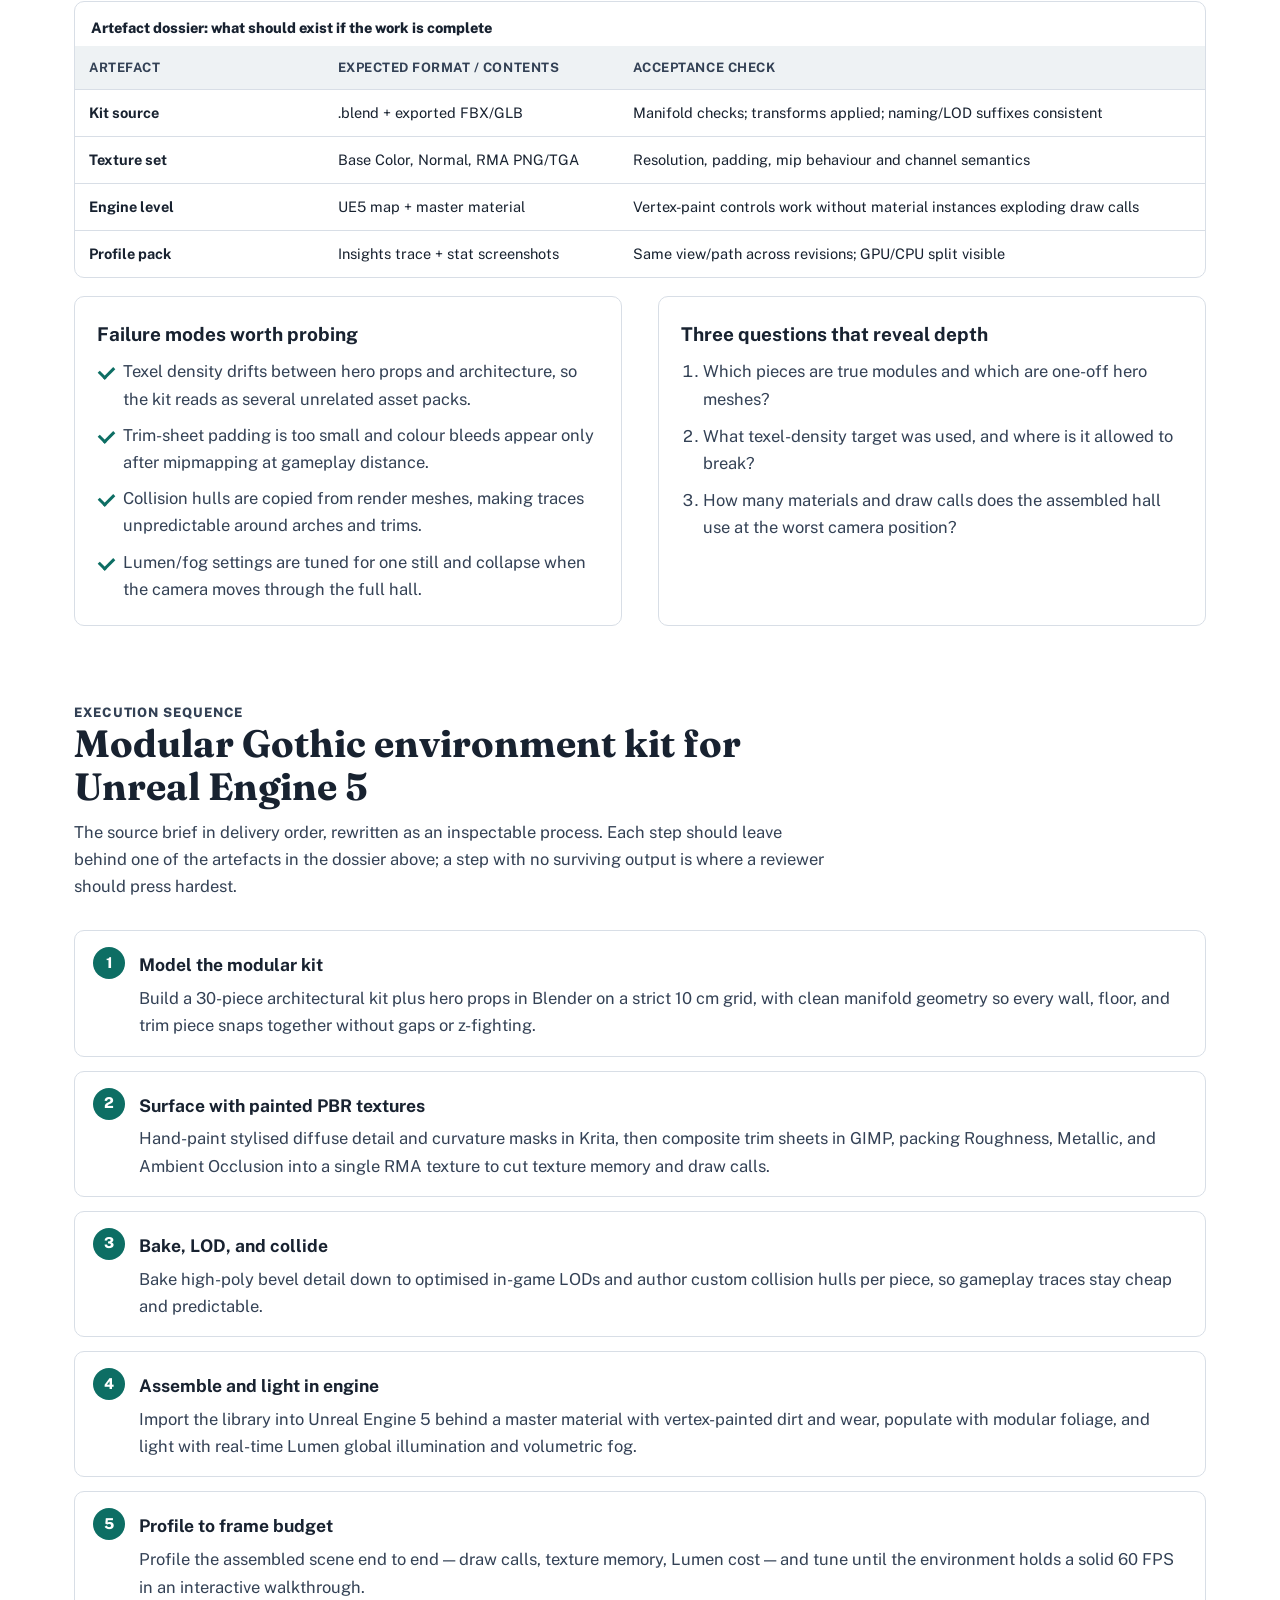
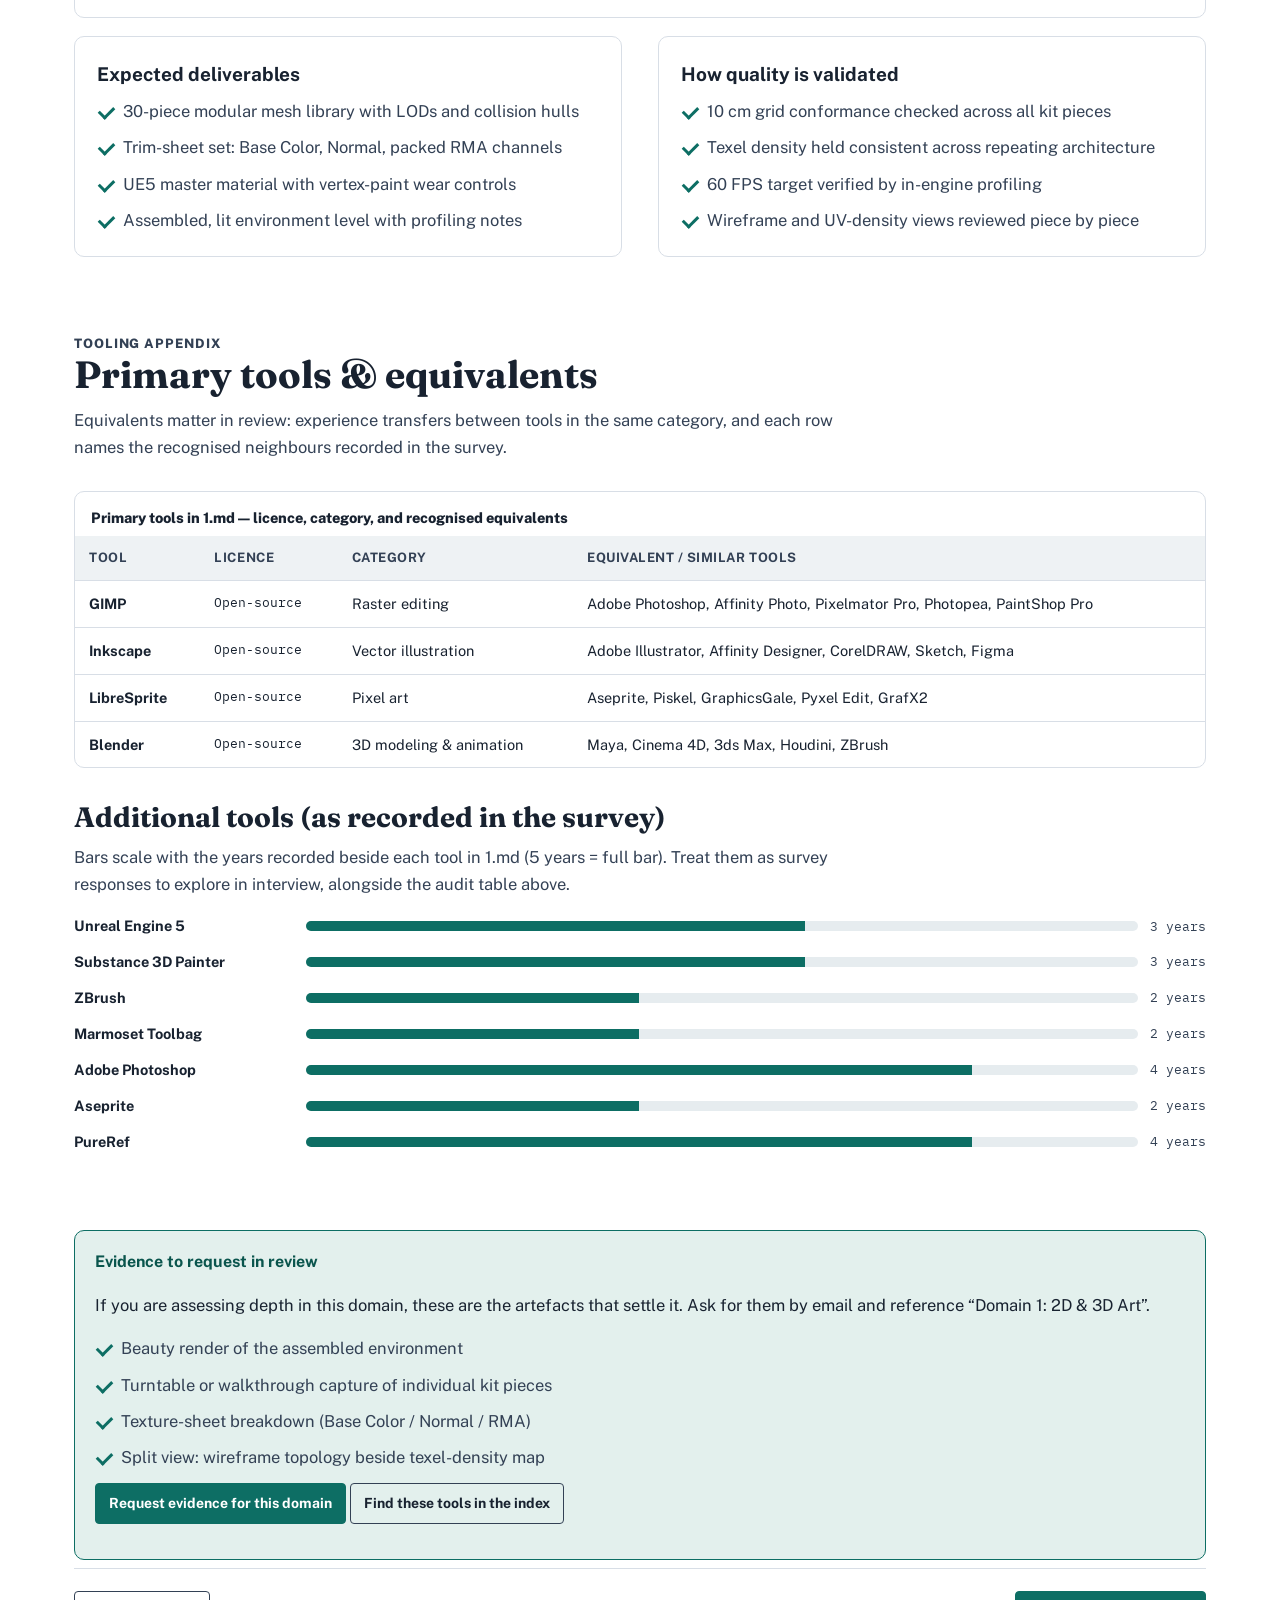
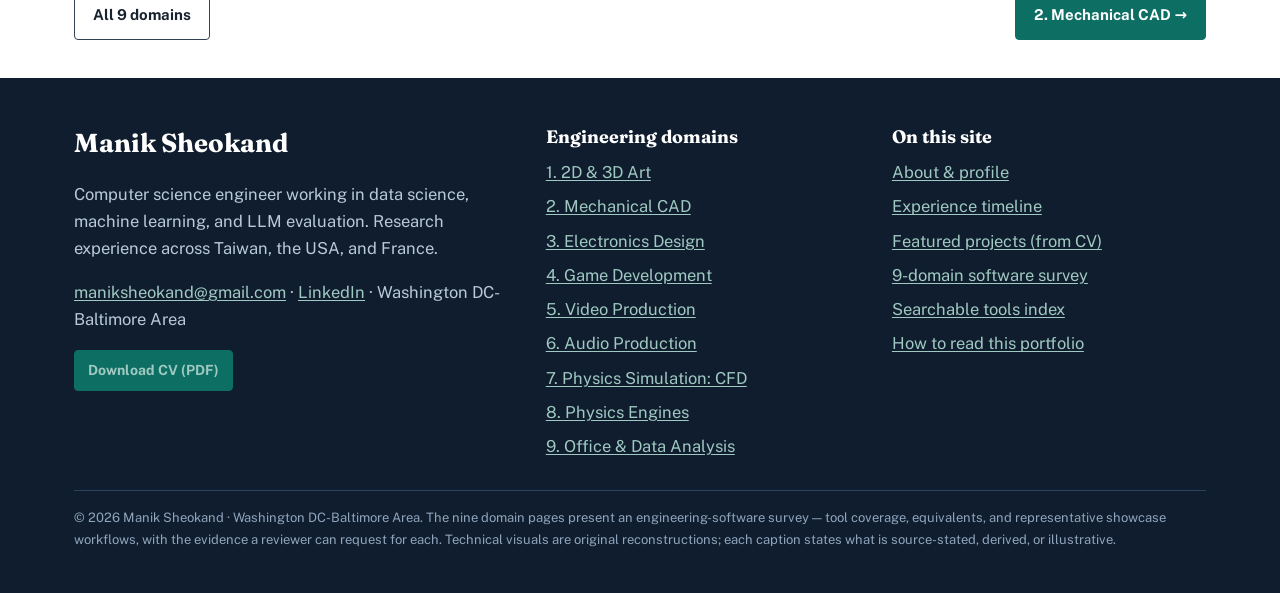
<file: domains/2d-3d-art.html>
<!DOCTYPE html>
<html lang="en">
<head>
<meta charset="utf-8">
<meta name="viewport" content="width=device-width, initial-scale=1">
<title>1. 2D &amp; 3D Art — Manik Sheokand Portfolio</title>
<meta name="description" content="Modular environment-art pipeline: Blender hard-surface kit, Krita/GIMP surfacing with packed PBR channels, assembled and lit in Unreal Engine 5 at a stable 60 FPS.">
<meta property="og:title" content="1. 2D &amp; 3D Art — Manik Sheokand Portfolio">
<meta property="og:description" content="Modular environment-art pipeline: Blender hard-surface kit, Krita/GIMP surfacing with packed PBR channels, assembled and lit in Unreal Engine 5 at a stable 60 FPS.">
<meta property="og:type" content="website">
<link rel="icon" href="../assets/favicon.svg" type="image/svg+xml">
<link rel="preconnect" href="https://fonts.googleapis.com">
<link rel="preconnect" href="https://fonts.gstatic.com" crossorigin>
<link href="https://fonts.googleapis.com/css2?family=Fraunces:opsz,wght@9..144,600;9..144,700&amp;family=IBM+Plex+Mono:wght@400;700&amp;family=Public+Sans:wght@400;600;700;800&amp;display=swap" rel="stylesheet">
<link rel="stylesheet" href="../assets/css/style.css">
</head>
<body><a class="skip" href="#main">Skip to content</a>
<header class="site-header"><div class="wrap header-in">
<a class="brand" href="../index.html">Manik Sheokand<small>CS · Data Science · AI/ML</small></a>
<button class="nav-toggle" aria-expanded="false" aria-label="Toggle navigation">Menu</button>
<nav class="main-nav" aria-label="Main">
<a href="../index.html#about">About</a>
<a href="../index.html#experience">Experience</a>
<a href="../index.html#projects">Projects</a>
<a href="../index.html#domains" aria-current="page">9 Domains</a>
<a href="../tools.html">Tools Index</a>
<a href="../index.html#education">Education</a>
<a href="../index.html#contact">Contact</a>
</nav></div></header>
<main id="main"><div class="wrap">
<p class="crumbs"><a href="../index.html">Home</a> › <a href="../index.html#domains">9 Domains</a> › Interactive Worlds &amp; Graphics › <strong>1. 2D &amp; 3D Art</strong></p>
<div class="page-hero case-hero-copy">
<p class="kicker">Domain 01 of 9 · Source file 1.md · Interactive Worlds &amp; Graphics</p>
<h1>2D &amp; 3D Art</h1><p class="focus">Digital painting, illustration, pixel art, and 3D modeling</p><p>This domain covers the full real-time art pipeline — from greybox blocking and modular mesh authoring to texture packing, LOD and collision setup, and in-engine lighting and profiling. The emphasis is technical art discipline: grid snapping so pieces tile without seams, texel-density budgeting so surfaces read consistently, and draw-call control so a rich scene still hits frame budget.</p>
<figure class="case-hero" data-case-visual="2d-3d-art"><svg role="img" aria-label="Original perspective diagram of a modular Gothic environment kit with repeated bays and a 10 centimetre grid" viewBox="0 0 1000 560" width="100%" height="auto" xmlns="http://www.w3.org/2000/svg"><defs><linearGradient id="artSky" x1="0" y1="0" x2="0" y2="1"><stop offset="0" stop-color="#0a1524"/><stop offset=".58" stop-color="#18364b"/><stop offset="1" stop-color="#07111e"/></linearGradient><linearGradient id="artStone" x1="0" y1="0" x2="1" y2="1"><stop offset="0" stop-color="#526b7d"/><stop offset=".52" stop-color="#253c4f"/><stop offset="1" stop-color="#122537"/></linearGradient><linearGradient id="artFloor" x1="0" y1="0" x2="0" y2="1"><stop offset="0" stop-color="#29465e"/><stop offset="1" stop-color="#081522"/></linearGradient></defs><rect width="1000" height="560" fill="url(#artSky)"/><path d="M430 74 L570 74 L620 448 L380 448 Z" fill="#b8d8ce" opacity=".12"/><path d="M470 92 Q500 52 530 92 V300 H470 Z" fill="#d9e8d4" opacity=".52"/><path d="M470 138 H530" stroke="#496a72" stroke-width="4" opacity=".55"/><path d="M470 188 H530" stroke="#496a72" stroke-width="4" opacity=".55"/><path d="M470 238 H530" stroke="#496a72" stroke-width="4" opacity=".55"/><path d="M500 64 V300" stroke="#496a72" stroke-width="5" opacity=".6"/><path d="M62 560 L386 348 H614 L938 560 Z" fill="url(#artFloor)"/><path d="M62 560 H938" stroke="#60849a" stroke-width="2.5" opacity=".62"/><path d="M75 552 H925" stroke="#60849a" stroke-width="2.3" opacity=".62"/><path d="M100 535 H900" stroke="#60849a" stroke-width="2.2" opacity=".62"/><path d="M133 514 H867" stroke="#60849a" stroke-width="2.0" opacity=".62"/><path d="M173 488 H827" stroke="#60849a" stroke-width="1.9" opacity=".62"/><path d="M218 458 H782" stroke="#60849a" stroke-width="1.7" opacity=".62"/><path d="M269 424 H731" stroke="#60849a" stroke-width="1.5" opacity=".62"/><path d="M325 388 H675" stroke="#60849a" stroke-width="1.4" opacity=".62"/><path d="M386 348 H614" stroke="#60849a" stroke-width="1.2" opacity=".62"/><path d="M62 560 L500 348" stroke="#52758e" stroke-width="1.6" opacity=".55"/><path d="M210 560 L500 348" stroke="#52758e" stroke-width="1.6" opacity=".55"/><path d="M358 560 L500 348" stroke="#52758e" stroke-width="1.6" opacity=".55"/><path d="M500 560 L500 348" stroke="#52758e" stroke-width="1.6" opacity=".55"/><path d="M642 560 L500 348" stroke="#52758e" stroke-width="1.6" opacity=".55"/><path d="M790 560 L500 348" stroke="#52758e" stroke-width="1.6" opacity=".55"/><path d="M938 560 L500 348" stroke="#52758e" stroke-width="1.6" opacity=".55"/><path d="M10 532 V172 Q70 88 130 172 V532" fill="none" stroke="#405d72" stroke-width="28"/><path d="M10 532 V172 Q70 88 130 172 V532" fill="none" stroke="#87a5b5" stroke-width="2" opacity=".5"/><rect x="-8" y="516" width="156" height="18" fill="#1a3043" stroke="#668298"/><path d="M81 491 V188 Q133 112 185 188 V491" fill="none" stroke="#365268" stroke-width="24"/><path d="M81 491 V188 Q133 112 185 188 V491" fill="none" stroke="#87a5b5" stroke-width="2" opacity=".5"/><rect x="65" y="476" width="136" height="16" fill="#1a3043" stroke="#668298"/><path d="M152 450 V205 Q196 136 240 205 V450" fill="none" stroke="#2b475d" stroke-width="20"/><path d="M152 450 V205 Q196 136 240 205 V450" fill="none" stroke="#87a5b5" stroke-width="2" opacity=".5"/><rect x="138" y="437" width="116" height="14" fill="#1a3043" stroke="#668298"/><path d="M223 409 V222 Q259 160 295 222 V409" fill="none" stroke="#213b50" stroke-width="17"/><path d="M223 409 V222 Q259 160 295 222 V409" fill="none" stroke="#87a5b5" stroke-width="2" opacity=".5"/><rect x="211" y="398" width="96" height="13" fill="#1a3043" stroke="#668298"/><path d="M294 368 V238 Q322 184 350 238 V368" fill="none" stroke="#182f43" stroke-width="13"/><path d="M294 368 V238 Q322 184 350 238 V368" fill="none" stroke="#87a5b5" stroke-width="2" opacity=".5"/><rect x="284" y="358" width="76" height="11" fill="#1a3043" stroke="#668298"/><path d="M870 532 V172 Q930 88 990 172 V532" fill="none" stroke="#405d72" stroke-width="28"/><path d="M870 532 V172 Q930 88 990 172 V532" fill="none" stroke="#87a5b5" stroke-width="2" opacity=".5"/><rect x="852" y="516" width="156" height="18" fill="#1a3043" stroke="#668298"/><path d="M815 491 V188 Q867 112 919 188 V491" fill="none" stroke="#365268" stroke-width="24"/><path d="M815 491 V188 Q867 112 919 188 V491" fill="none" stroke="#87a5b5" stroke-width="2" opacity=".5"/><rect x="799" y="476" width="136" height="16" fill="#1a3043" stroke="#668298"/><path d="M760 450 V205 Q804 136 848 205 V450" fill="none" stroke="#2b475d" stroke-width="20"/><path d="M760 450 V205 Q804 136 848 205 V450" fill="none" stroke="#87a5b5" stroke-width="2" opacity=".5"/><rect x="746" y="437" width="116" height="14" fill="#1a3043" stroke="#668298"/><path d="M705 409 V222 Q741 160 777 222 V409" fill="none" stroke="#213b50" stroke-width="17"/><path d="M705 409 V222 Q741 160 777 222 V409" fill="none" stroke="#87a5b5" stroke-width="2" opacity=".5"/><rect x="693" y="398" width="96" height="13" fill="#1a3043" stroke="#668298"/><path d="M650 368 V238 Q678 184 706 238 V368" fill="none" stroke="#182f43" stroke-width="13"/><path d="M650 368 V238 Q678 184 706 238 V368" fill="none" stroke="#87a5b5" stroke-width="2" opacity=".5"/><rect x="640" y="358" width="76" height="11" fill="#1a3043" stroke="#668298"/><circle cx="145" cy="382" r="8" fill="#e9b44c" stroke="#102337" stroke-width="3"/><circle cx="855" cy="382" r="8" fill="#e9b44c" stroke="#102337" stroke-width="3"/><circle cx="258" cy="318" r="8" fill="#e9b44c" stroke="#102337" stroke-width="3"/><circle cx="742" cy="318" r="8" fill="#e9b44c" stroke="#102337" stroke-width="3"/><path d="M145 382 H54 M855 382 H946" stroke="#e9b44c" stroke-width="2" stroke-dasharray="7 7"/><text x="48" y="362" font-size="17" fill="#f2cd7e" font-weight="700" text-anchor="start" class="">shared bay seam</text><text x="952" y="362" font-size="17" fill="#f2cd7e" font-weight="700" text-anchor="end" class="">mirrored module</text><path d="M438 438 H562 L548 386 H452 Z" fill="#324e64" stroke="#8ea9ba" stroke-width="2"/><path d="M500 386 V326 M474 352 H526" stroke="#d6b66a" stroke-width="9"/><ellipse cx="500" cy="456" rx="142" ry="19" fill="#000" opacity=".3"/><rect x="34" y="24" width="500" height="86" rx="10" fill="#0a1b2b" stroke="#416078" opacity="0.9"/><text x="56" y="58" font-size="20" fill="#eef6f2" font-weight="800" text-anchor="start" class="">MODULAR GOTHIC HALL — KIT LOGIC</text><text x="56" y="86" font-size="16" fill="#a9c3cf" font-weight="400" text-anchor="start" class="">30 pieces · 10 cm grid · repeated bays</text><rect x="676" y="24" width="290" height="86" rx="10" fill="#0a1b2b" stroke="#416078" opacity="0.9"/><text x="698" y="58" font-size="16" fill="#9fc9c1" font-weight="800" text-anchor="start" class="">UE5 TARGET</text><text x="698" y="89" font-size="20" fill="#eef6f2" font-weight="700" text-anchor="start" class="">Lumen + fog · 60 FPS</text><g stroke="#dce9e5" stroke-width="3"><path d="M54 522 H254"/><path d="M54 510 V534 M104 516 V528 M154 510 V534 M204 516 V528 M254 510 V534"/></g><text x="54" y="500" font-size="14" fill="#dce9e5" font-weight="400" text-anchor="start" class="">0</text><text x="154" y="500" font-size="14" fill="#dce9e5" font-weight="400" text-anchor="middle" class="">50 cm</text><text x="254" y="500" font-size="14" fill="#dce9e5" font-weight="400" text-anchor="middle" class="">1 m</text></svg>
<figcaption><strong>Visual provenance:</strong> Original technical reconstruction for “Modular Gothic environment kit for Unreal Engine 5”, generated in this repository as inline SVG from the brief's geometry, workflow and stated values. It is not a copied internet image, a third-party screenshot, or a photograph presented as delivered work.</figcaption></figure>
<div class="case-meta"><p><strong>Tools surveyed in this file:</strong> GIMP · Inkscape · Krita · LibreSprite · Blender</p>
<p><strong>How this page is organised:</strong> engineering decision first, visual mechanism second, claim-by-claim audit third, and the retained files that would settle the claim last.</p></div>
</div>
<section class="case-decision">
<div class="sec-head"><p class="kicker">The engineering decision</p><h2>Can thirty reusable pieces produce a rich Gothic interior without bespoke geometry for every wall — and still leave enough frame time for gameplay?</h2>
<p>This question — not the software logo list — is the organising test for the case. Every visual and artefact below either helps answer it or exposes what is still only an assertion in the survey text.</p></div>
<div class="table-wrap"><table class="case-table">
<caption>Constraint ledger for Modular Gothic environment kit for Unreal Engine 5</caption><thead><tr><th scope="col">Constraint</th><th scope="col">Source brief / design rule</th><th scope="col">Why it controls the outcome</th></tr></thead><tbody><tr><td><strong>Snap rule</strong></td><td>10 cm grid across the 30-piece kit</td><td>Prevents cumulative gaps when bays repeat</td></tr><tr><td><strong>Surface rule</strong></td><td>Trim sheet + packed RMA channels</td><td>One material family can serve many meshes</td></tr><tr><td><strong>Runtime rule</strong></td><td>60 FPS target in UE5 with Lumen and fog</td><td>Lighting richness is subordinate to 16.67 ms</td></tr><tr><td><strong>Gameplay rule</strong></td><td>Custom collision hulls and LODs per piece</td><td>Visual silhouette cannot dictate trace cost</td></tr></tbody></table></div></section>
<section class="evidence-board" aria-labelledby="evidence-2d-3d-art">
<div class="sec-head"><p class="kicker">Technical evidence board</p><h2 id="evidence-2d-3d-art">See the mechanism, not a stock illustration</h2>
<p>These boards are original inline-SVG reconstructions generated from the geometry, equations, file formats and source-stated values in this brief. They make the mechanism inspectable while keeping a hard line between a stated result, a derived quantity, and the retained artefact a reviewer should request.</p></div>
<div class="evidence-grid"><article class="evidence-item">
<p class="kicker">Texture system</p><h3>Trim sheet + packed RMA, made inspectable</h3>
<figure class="evidence-figure"><svg role="img" aria-label="Original texture atlas breakdown with base colour, normal, packed RMA and UV island panels" viewBox="0 0 760 430" width="100%" height="auto" xmlns="http://www.w3.org/2000/svg"><rect width="760" height="430" fill="#0d1a27"/><rect x="34" y="54" width="150" height="226" rx="5" fill="#687e8c" stroke="#6d8a9c" opacity="1"/><text x="44" y="78" font-size="12" fill="#fff" font-weight="800" text-anchor="start" class="">BASE COLOR</text><rect x="202" y="54" width="150" height="226" rx="5" fill="#7d83d8" stroke="#6d8a9c" opacity="1"/><text x="212" y="78" font-size="12" fill="#fff" font-weight="800" text-anchor="start" class="">NORMAL</text><rect x="370" y="54" width="150" height="226" rx="5" fill="#46545a" stroke="#6d8a9c" opacity="1"/><text x="380" y="78" font-size="12" fill="#fff" font-weight="800" text-anchor="start" class="">PACKED RMA</text><rect x="538" y="54" width="150" height="226" rx="5" fill="#132d42" stroke="#6d8a9c" opacity="1"/><text x="548" y="78" font-size="12" fill="#fff" font-weight="800" text-anchor="start" class="">UV ISLANDS</text><rect x="44" y="94" width="38" height="23" fill="#4d6678" stroke="#2d4252"/><rect x="87" y="94" width="38" height="23" fill="#5e7686" stroke="#2d4252"/><rect x="130" y="94" width="38" height="23" fill="#758b98" stroke="#2d4252"/><rect x="50" y="123" width="38" height="23" fill="#5e7686" stroke="#2d4252"/><rect x="93" y="123" width="38" height="23" fill="#5e7686" stroke="#2d4252"/><rect x="136" y="123" width="38" height="23" fill="#8497a2" stroke="#2d4252"/><rect x="44" y="152" width="38" height="23" fill="#758b98" stroke="#2d4252"/><rect x="87" y="152" width="38" height="23" fill="#8497a2" stroke="#2d4252"/><rect x="130" y="152" width="38" height="23" fill="#5e7686" stroke="#2d4252"/><rect x="50" y="181" width="38" height="23" fill="#4d6678" stroke="#2d4252"/><rect x="93" y="181" width="38" height="23" fill="#758b98" stroke="#2d4252"/><rect x="136" y="181" width="38" height="23" fill="#4d6678" stroke="#2d4252"/><rect x="44" y="210" width="38" height="23" fill="#4d6678" stroke="#2d4252"/><rect x="87" y="210" width="38" height="23" fill="#8497a2" stroke="#2d4252"/><rect x="130" y="210" width="38" height="23" fill="#758b98" stroke="#2d4252"/><rect x="50" y="239" width="38" height="23" fill="#5e7686" stroke="#2d4252"/><rect x="93" y="239" width="38" height="23" fill="#8497a2" stroke="#2d4252"/><rect x="136" y="239" width="38" height="23" fill="#4d6678" stroke="#2d4252"/><rect x="212" y="94" width="38" height="23" fill="#8087ff" stroke="#5659a8"/><rect x="255" y="94" width="38" height="23" fill="#7a78e8" stroke="#5659a8"/><rect x="298" y="94" width="38" height="23" fill="#9294e8" stroke="#5659a8"/><rect x="218" y="123" width="38" height="23" fill="#8087ff" stroke="#5659a8"/><rect x="261" y="123" width="38" height="23" fill="#7a78e8" stroke="#5659a8"/><rect x="304" y="123" width="38" height="23" fill="#9294e8" stroke="#5659a8"/><rect x="212" y="152" width="38" height="23" fill="#8087ff" stroke="#5659a8"/><rect x="255" y="152" width="38" height="23" fill="#7a78e8" stroke="#5659a8"/><rect x="298" y="152" width="38" height="23" fill="#9294e8" stroke="#5659a8"/><rect x="218" y="181" width="38" height="23" fill="#8087ff" stroke="#5659a8"/><rect x="261" y="181" width="38" height="23" fill="#7a78e8" stroke="#5659a8"/><rect x="304" y="181" width="38" height="23" fill="#9294e8" stroke="#5659a8"/><rect x="212" y="210" width="38" height="23" fill="#8087ff" stroke="#5659a8"/><rect x="255" y="210" width="38" height="23" fill="#7a78e8" stroke="#5659a8"/><rect x="298" y="210" width="38" height="23" fill="#9294e8" stroke="#5659a8"/><rect x="218" y="239" width="38" height="23" fill="#8087ff" stroke="#5659a8"/><rect x="261" y="239" width="38" height="23" fill="#7a78e8" stroke="#5659a8"/><rect x="304" y="239" width="38" height="23" fill="#9294e8" stroke="#5659a8"/><rect x="384" y="98" width="122" height="42" fill="#bf4b42"/><text x="390" y="124" font-size="12" fill="#fff" font-weight="700" text-anchor="start" class="">R rough</text><rect x="384" y="156" width="122" height="42" fill="#55a46d"/><text x="390" y="182" font-size="12" fill="#fff" font-weight="700" text-anchor="start" class="">G metal</text><rect x="384" y="214" width="122" height="42" fill="#4c78bc"/><text x="390" y="240" font-size="12" fill="#fff" font-weight="700" text-anchor="start" class="">B AO</text><rect x="552" y="94" width="74" height="48" fill="#27485f" stroke="#e8b44c" stroke-width="2"/><rect x="636" y="94" width="44" height="76" fill="#27485f" stroke="#e8b44c" stroke-width="2"/><rect x="552" y="156" width="52" height="78" fill="#27485f" stroke="#e8b44c" stroke-width="2"/><rect x="616" y="184" width="66" height="50" fill="#27485f" stroke="#e8b44c" stroke-width="2"/><rect x="552" y="244" width="128" height="22" fill="#27485f" stroke="#e8b44c" stroke-width="2"/><text x="34" y="326" font-size="16" fill="#eef6f2" font-weight="800" text-anchor="start" class="">ONE TRIM SHEET ACROSS REPEATING BAYS</text><text x="34" y="356" font-size="14" fill="#a9c3cf" font-weight="400" text-anchor="start" class="">Channel packing is a count, not a benchmark: 3 scalar maps → 1 RGB texture.</text><text x="34" y="386" font-size="14" fill="#a9c3cf" font-weight="400" text-anchor="start" class="">Ask for the exported maps + shader graph to verify the packing actually matches.</text></svg><figcaption><strong>Visual provenance:</strong> Original atlas reconstruction. The source brief states the RMA packing and trim-sheet workflow; the actual exported maps (with their stated resolution) are the evidence to request.</figcaption></figure>
<p class="interpretation"><strong>How to read it:</strong> The important review test is channel-by-channel: roughness must not be hiding in the wrong channel, and UV islands need enough padding to survive mip levels.</p></article><article class="evidence-item">
<p class="kicker">Performance logic</p><h3>What “60 FPS” has to mean in milliseconds</h3>
<figure class="evidence-figure"><svg role="img" aria-label="Frame budget diagram showing the 16.67 millisecond ceiling for 60 frames per second" viewBox="0 0 760 430" width="100%" height="auto" xmlns="http://www.w3.org/2000/svg"><rect width="760" height="430" fill="#0d1a27"/><text x="38" y="50" font-size="17" fill="#eef6f2" font-weight="800" text-anchor="start" class="">60 FPS MEANS A HARD 16.67 ms FRAME BUDGET</text><text x="86" y="104" font-size="13" fill="#9fc9c1" font-weight="800" text-anchor="start" class="">FRAME INTERVAL BY TARGET RATE</text><text x="86" y="130" font-size="13" fill="#c9d8e2" font-weight="700" text-anchor="start" class="">30 FPS</text><rect x="86" y="138" width="520" height="22" fill="#1a344a"/><rect x="86" y="138" width="481" height="22" fill="#71849a"/><text x="579.4333333333333" y="155" font-size="13" fill="#71849a" font-weight="800" text-anchor="start" class="">33.33 ms</text><text x="86" y="182" font-size="13" fill="#c9d8e2" font-weight="700" text-anchor="start" class="">60 FPS — this brief</text><rect x="86" y="190" width="520" height="22" fill="#1a344a"/><rect x="86" y="190" width="241" height="22" fill="#2e9e8b"/><text x="338.7888888888889" y="207" font-size="13" fill="#2e9e8b" font-weight="800" text-anchor="start" class="">16.67 ms</text><text x="86" y="234" font-size="13" fill="#c9d8e2" font-weight="700" text-anchor="start" class="">120 FPS</text><rect x="86" y="242" width="520" height="22" fill="#1a344a"/><rect x="86" y="242" width="120" height="22" fill="#31556e"/><text x="218.32222222222222" y="259" font-size="13" fill="#31556e" font-weight="800" text-anchor="start" class="">8.33 ms</text><rect x="86" y="292" width="586" height="58" rx="8" fill="#13263b" stroke="#416078" opacity="1"/><text x="106" y="320" font-size="14" fill="#fff" font-weight="800" text-anchor="start" class="">Profile at one locked camera path:</text><text x="106" y="340" font-size="12.5" fill="#a9c3cf" font-weight="400" text-anchor="start" class="">greybox → kit → materials → lighting → final</text><text x="86" y="382" font-size="13" fill="#c9d8e2" font-weight="400" text-anchor="start" class="">Use UE stat unit / Insights traces at the same camera path for every revision.</text><text x="86" y="406" font-size="13" fill="#e8b44c" font-weight="700" text-anchor="start" class="">A single beauty render cannot substantiate the 60 FPS statement.</text></svg><figcaption><strong>Visual provenance:</strong> Budget diagram derived arithmetically from 1/60 s. It is not a profiler trace.</figcaption></figure>
<p class="interpretation"><strong>How to read it:</strong> A credible submission repeats the same camera path and reports frame-time percentiles, draw calls, texture memory, and Lumen cost — not an average FPS number alone.</p></article></div></section>
<section class="case-audit"><div class="sec-head"><p class="kicker">Reviewer audit</p><h2>Separate the stated result from proof of it</h2>
<p>“Source-stated” means the value or outcome appears in the local survey brief. It becomes portfolio evidence only when the matching retained file, log, capture or physical test can be inspected.</p></div>
<div class="table-wrap"><table class="case-table audit-table">
<caption>Claim-by-claim reviewer audit</caption><thead><tr><th scope="col">Source-stated result</th><th scope="col">How a reviewer can test it</th><th scope="col">What would not be enough</th></tr></thead><tbody><tr><td><strong>30-piece modular kit</strong></td><td>Open the Blender/UE asset list and count unique meshes, LODs and collision hulls</td><td>A single assembled render with no asset inventory</td></tr><tr><td><strong>10 cm grid discipline</strong></td><td>Snap two unlike pieces together at several rotations and inspect seams at close range</td><td>A screenshot taken only from the designed camera angle</td></tr><tr><td><strong>RMA channel packing</strong></td><td>Inspect R/G/B channels separately against the master-material inputs</td><td>A combined colour texture that merely looks detailed</td></tr><tr><td><strong>60 FPS in-engine</strong></td><td>Repeat one camera path in Insights/stat unit and inspect frame-time percentiles</td><td>An average FPS overlay from an unspecified view</td></tr></tbody></table></div></section>
<section class="case-dossier"><div class="sec-head"><p class="kicker">Artefact dossier</p><h2>Files that should survive after the demo is closed</h2></div>
<div class="table-wrap"><table class="case-table">
<caption>Artefact dossier: what should exist if the work is complete</caption><thead><tr><th scope="col">Artefact</th><th scope="col">Expected format / contents</th><th scope="col">Acceptance check</th></tr></thead><tbody><tr><td><strong>Kit source</strong></td><td>.blend + exported FBX/GLB</td><td>Manifold checks; transforms applied; naming/LOD suffixes consistent</td></tr><tr><td><strong>Texture set</strong></td><td>Base Color, Normal, RMA PNG/TGA</td><td>Resolution, padding, mip behaviour and channel semantics</td></tr><tr><td><strong>Engine level</strong></td><td>UE5 map + master material</td><td>Vertex-paint controls work without material instances exploding draw calls</td></tr><tr><td><strong>Profile pack</strong></td><td>Insights trace + stat screenshots</td><td>Same view/path across revisions; GPU/CPU split visible</td></tr></tbody></table></div>
<div class="two-col case-followups">
<div class="card"><h3>Failure modes worth probing</h3><ul class="checklist"><li>Texel density drifts between hero props and architecture, so the kit reads as several unrelated asset packs.</li><li>Trim-sheet padding is too small and colour bleeds appear only after mipmapping at gameplay distance.</li><li>Collision hulls are copied from render meshes, making traces unpredictable around arches and trims.</li><li>Lumen/fog settings are tuned for one still and collapse when the camera moves through the full hall.</li></ul></div>
<div class="card"><h3>Three questions that reveal depth</h3><ol class="question-list"><li>Which pieces are true modules and which are one-off hero meshes?</li><li>What texel-density target was used, and where is it allowed to break?</li><li>How many materials and draw calls does the assembled hall use at the worst camera position?</li></ol></div>
</div></section>
<section class="case-workflow"><div class="sec-head"><p class="kicker">Execution sequence</p><h2>Modular Gothic environment kit for Unreal Engine 5</h2>
<p>The source brief in delivery order, rewritten as an inspectable process. Each step should leave behind one of the artefacts in the dossier above; a step with no surviving output is where a reviewer should press hardest.</p></div>
<ol class="steps"><li><h3>Model the modular kit</h3><p>Build a 30-piece architectural kit plus hero props in Blender on a strict 10 cm grid, with clean manifold geometry so every wall, floor, and trim piece snaps together without gaps or z-fighting.</p></li><li><h3>Surface with painted PBR textures</h3><p>Hand-paint stylised diffuse detail and curvature masks in Krita, then composite trim sheets in GIMP, packing Roughness, Metallic, and Ambient Occlusion into a single RMA texture to cut texture memory and draw calls.</p></li><li><h3>Bake, LOD, and collide</h3><p>Bake high-poly bevel detail down to optimised in-game LODs and author custom collision hulls per piece, so gameplay traces stay cheap and predictable.</p></li><li><h3>Assemble and light in engine</h3><p>Import the library into Unreal Engine 5 behind a master material with vertex-painted dirt and wear, populate with modular foliage, and light with real-time Lumen global illumination and volumetric fog.</p></li><li><h3>Profile to frame budget</h3><p>Profile the assembled scene end to end — draw calls, texture memory, Lumen cost — and tune until the environment holds a solid 60 FPS in an interactive walkthrough.</p></li></ol>
<div class="two-col deliverable-pair">
<div class="card"><h3>Expected deliverables</h3><ul class="checklist"><li>30-piece modular mesh library with LODs and collision hulls</li><li>Trim-sheet set: Base Color, Normal, packed RMA channels</li><li>UE5 master material with vertex-paint wear controls</li><li>Assembled, lit environment level with profiling notes</li></ul></div>
<div class="card"><h3>How quality is validated</h3><ul class="checklist"><li>10 cm grid conformance checked across all kit pieces</li><li>Texel density held consistent across repeating architecture</li><li>60 FPS target verified by in-engine profiling</li><li>Wireframe and UV-density views reviewed piece by piece</li></ul></div>
</div></section>
<section class="tool-appendix"><div class="sec-head"><p class="kicker">Tooling appendix</p><h2>Primary tools &amp; equivalents</h2>
<p>Equivalents matter in review: experience transfers between tools in the same category, and each row names the recognised neighbours recorded in the survey.</p></div>
<div class="table-wrap"><table>
<caption>Primary tools in 1.md — licence, category, and recognised equivalents</caption>
<thead><tr><th scope="col">Tool</th><th scope="col">Licence</th><th scope="col">Category</th><th scope="col">Equivalent / similar tools</th></tr></thead>
<tbody><tr><td><strong>GIMP</strong></td><td class="lic">Open-source</td><td>Raster editing</td><td>Adobe Photoshop, Affinity Photo, Pixelmator Pro, Photopea, PaintShop Pro</td></tr><tr><td><strong>Inkscape</strong></td><td class="lic">Open-source</td><td>Vector illustration</td><td>Adobe Illustrator, Affinity Designer, CorelDRAW, Sketch, Figma</td></tr><tr><td><strong>LibreSprite</strong></td><td class="lic">Open-source</td><td>Pixel art</td><td>Aseprite, Piskel, GraphicsGale, Pyxel Edit, GrafX2</td></tr><tr><td><strong>Blender</strong></td><td class="lic">Open-source</td><td>3D modeling &amp; animation</td><td>Maya, Cinema 4D, 3ds Max, Houdini, ZBrush</td></tr></tbody></table></div>
<div class="additional-tools"><div class="sec-head"><h2>Additional tools (as recorded in the survey)</h2>
<p>Bars scale with the years recorded beside each tool in 1.md (5 years = full bar). Treat them as survey responses to explore in interview, alongside the audit table above.</p></div>
<div class="skillbars" aria-label="Additional tools with survey-recorded experience"><div class="sbar"><span><strong>Unreal Engine 5</strong></span><span class="track"><span class="fill" style="width:60%"></span></span><span class="yrs">3 years</span></div><div class="sbar"><span><strong>Substance 3D Painter</strong></span><span class="track"><span class="fill" style="width:60%"></span></span><span class="yrs">3 years</span></div><div class="sbar"><span><strong>ZBrush</strong></span><span class="track"><span class="fill" style="width:40%"></span></span><span class="yrs">2 years</span></div><div class="sbar"><span><strong>Marmoset Toolbag</strong></span><span class="track"><span class="fill" style="width:40%"></span></span><span class="yrs">2 years</span></div><div class="sbar"><span><strong>Adobe Photoshop</strong></span><span class="track"><span class="fill" style="width:80%"></span></span><span class="yrs">4 years</span></div><div class="sbar"><span><strong>Aseprite</strong></span><span class="track"><span class="fill" style="width:40%"></span></span><span class="yrs">2 years</span></div><div class="sbar"><span><strong>PureRef</strong></span><span class="track"><span class="fill" style="width:80%"></span></span><span class="yrs">4 years</span></div></div></div></section>
<section class="case-close"><div class="trust-box"><h3>Evidence to request in review</h3>
<p>If you are assessing depth in this domain, these are the artefacts that settle it. Ask for them by email and reference “Domain 1: 2D &amp; 3D Art”.</p>
<ul class="checklist"><li>Beauty render of the assembled environment</li><li>Turntable or walkthrough capture of individual kit pieces</li><li>Texture-sheet breakdown (Base Color / Normal / RMA)</li><li>Split view: wireframe topology beside texel-density map</li></ul>
<p style="margin-top:12px"><a class="btn small" href="mailto:maniksheokand@gmail.com?subject=Domain%201%20evidence%20request%20-%202D%20%26%203D%20Art">Request evidence for this domain</a>
<a class="btn small ghost" href="../tools.html">Find these tools in the index</a></p></div>
<nav class="pager" aria-label="Domain pagination"><a class="btn ghost" href="../index.html#domains">All 9 domains</a><a class="btn" href="mechanical-cad.html">2. Mechanical CAD →</a></nav>
</section>
</div></main>
<div class="scroll-progress" id="scroll-progress" aria-hidden="true"></div>
<footer class="site-footer"><div class="wrap">
<div class="footer-grid">
<div><h2>Manik Sheokand</h2>
<p>Computer science engineer working in data science, machine learning, and LLM evaluation. Research experience across Taiwan, the USA, and France.</p>
<p><a href="mailto:maniksheokand@gmail.com">maniksheokand@gmail.com</a> · <a href="https://www.linkedin.com/in/manik0108" rel="noopener">LinkedIn</a> · Washington DC-Baltimore Area</p>
<p><a class="btn small" href="../assets/Manik-Sheokand-CV.pdf">Download CV (PDF)</a></p></div>
<div><h2 style="font-size:18px">Engineering domains</h2><ul><li><a href="../domains/2d-3d-art.html">1. 2D &amp; 3D Art</a></li><li><a href="../domains/mechanical-cad.html">2. Mechanical CAD</a></li><li><a href="../domains/electronics-design.html">3. Electronics Design</a></li><li><a href="../domains/game-development.html">4. Game Development</a></li><li><a href="../domains/video-production.html">5. Video Production</a></li><li><a href="../domains/audio-production.html">6. Audio Production</a></li><li><a href="../domains/cfd-simulation.html">7. Physics Simulation: CFD</a></li><li><a href="../domains/physics-engines.html">8. Physics Engines</a></li><li><a href="../domains/data-analysis.html">9. Office &amp; Data Analysis</a></li></ul></div>
<div><h2 style="font-size:18px">On this site</h2><ul>
<li><a href="../index.html#about">About &amp; profile</a></li>
<li><a href="../index.html#experience">Experience timeline</a></li>
<li><a href="../index.html#projects">Featured projects (from CV)</a></li>
<li><a href="../index.html#domains">9-domain software survey</a></li>
<li><a href="../tools.html">Searchable tools index</a></li>
<li><a href="../index.html#how-to-read">How to read this portfolio</a></li>
</ul></div></div>
<p class="smallprint">© <span data-year>2026</span> Manik Sheokand · Washington DC-Baltimore Area. The nine domain pages present an engineering-software survey — tool coverage, equivalents, and representative showcase workflows, with the evidence a reviewer can request for each. Technical visuals are original reconstructions; each caption states what is source-stated, derived, or illustrative.</p>
</div></footer>
<button class="to-top" id="to-top" type="button" aria-label="Back to top">↑</button>
<script src="../assets/js/main.js"></script>
</body></html>
</file>
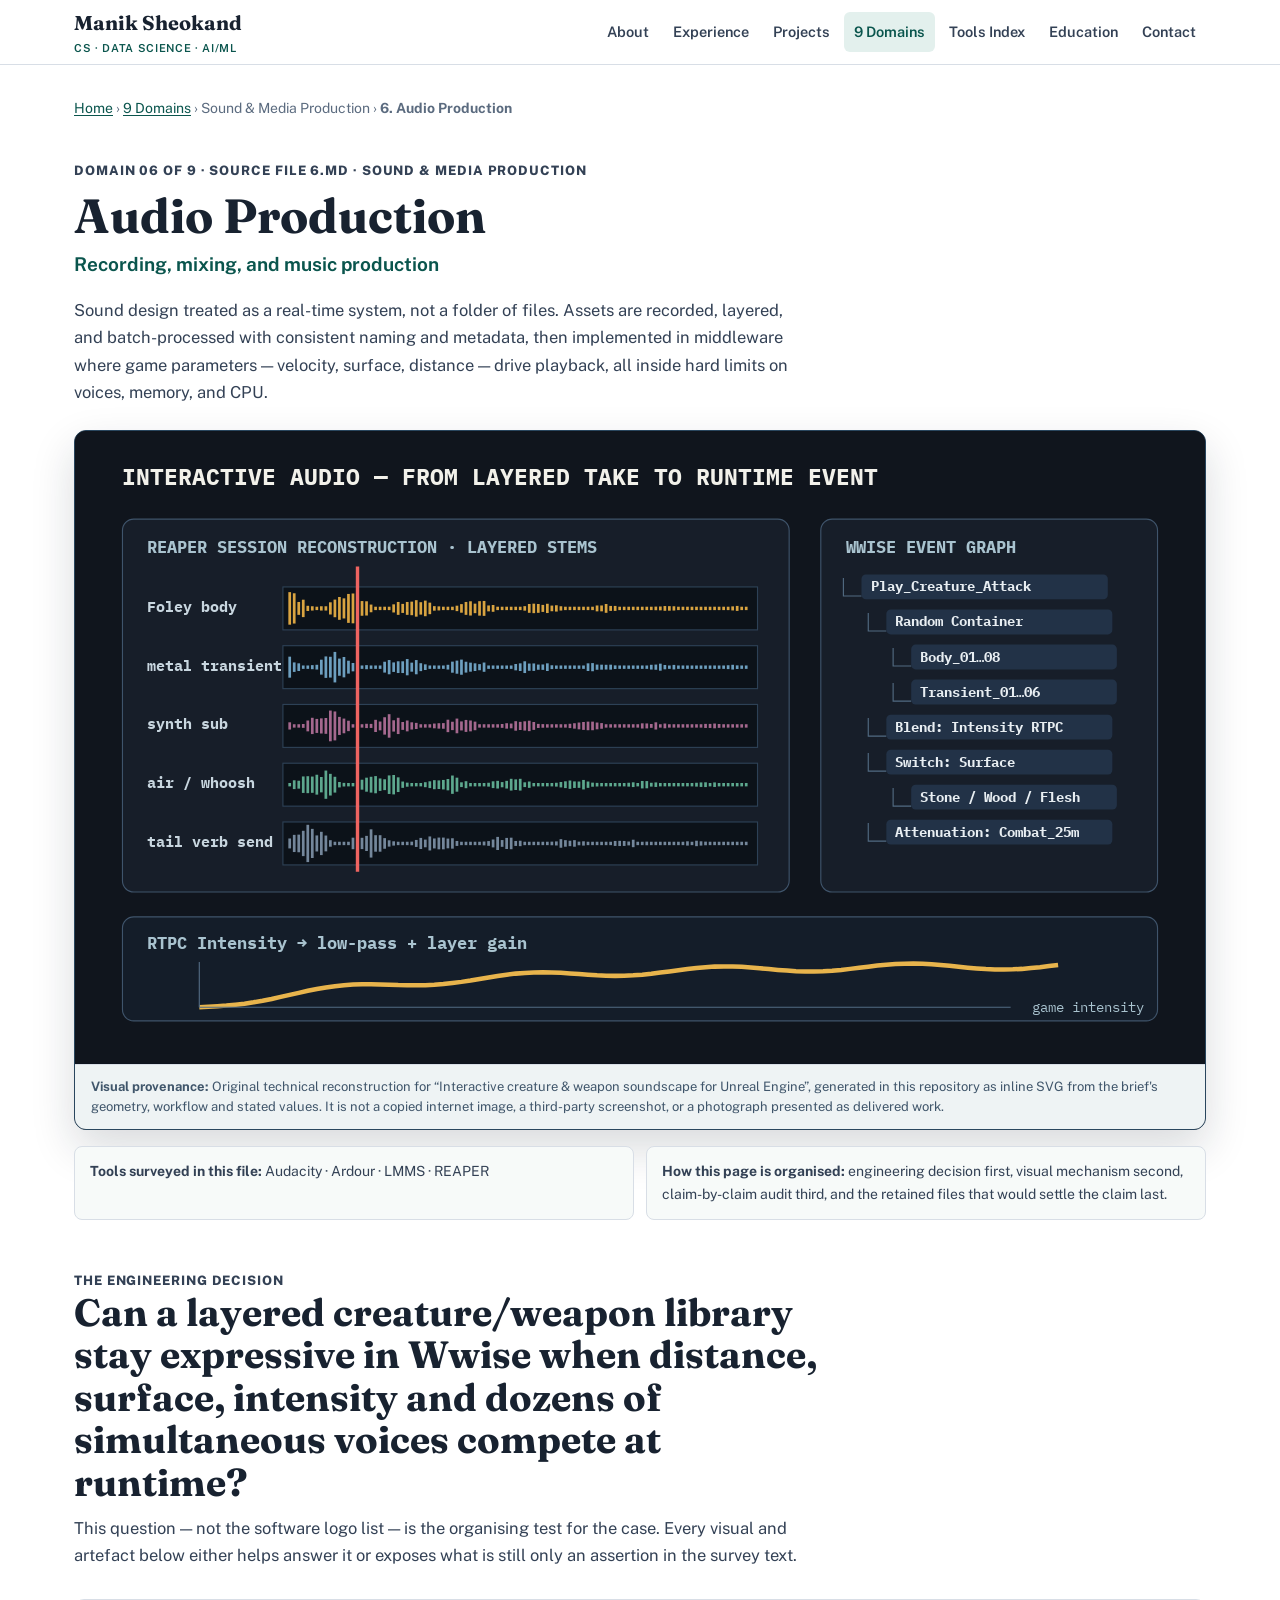
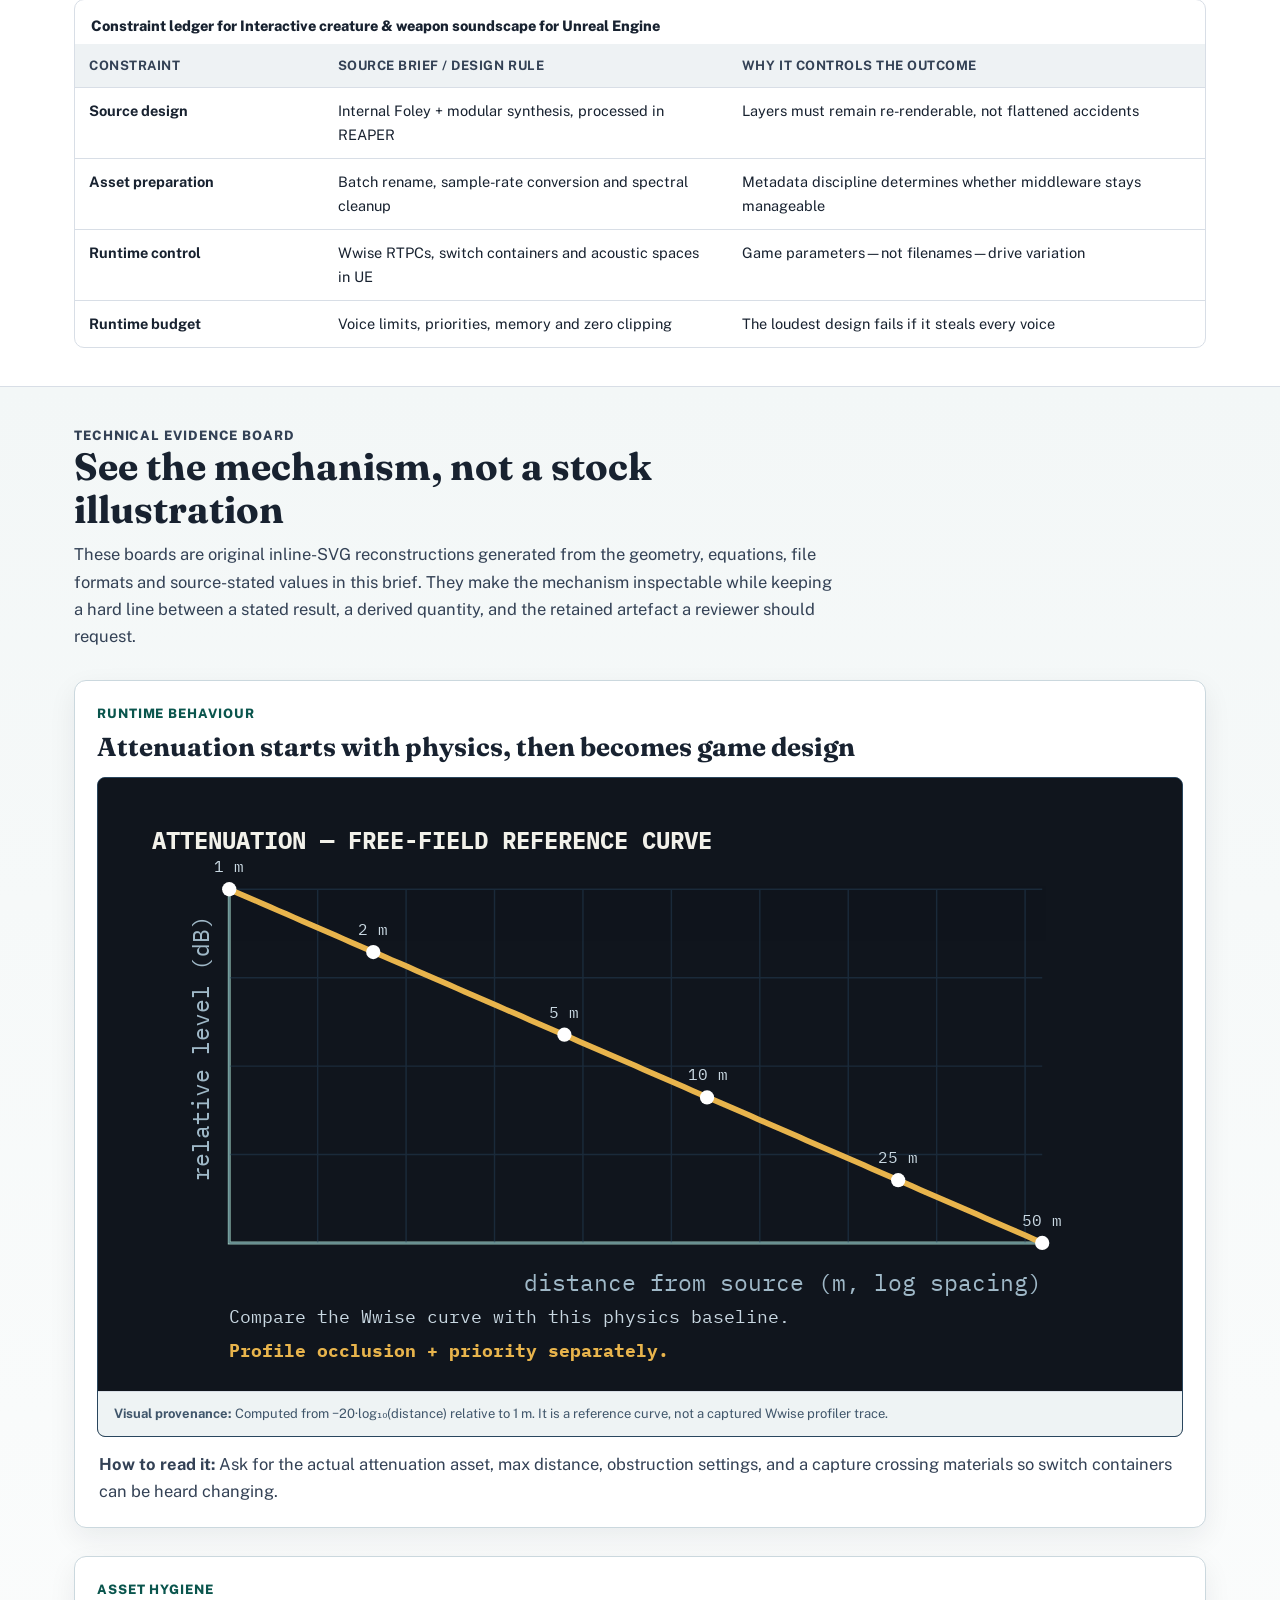
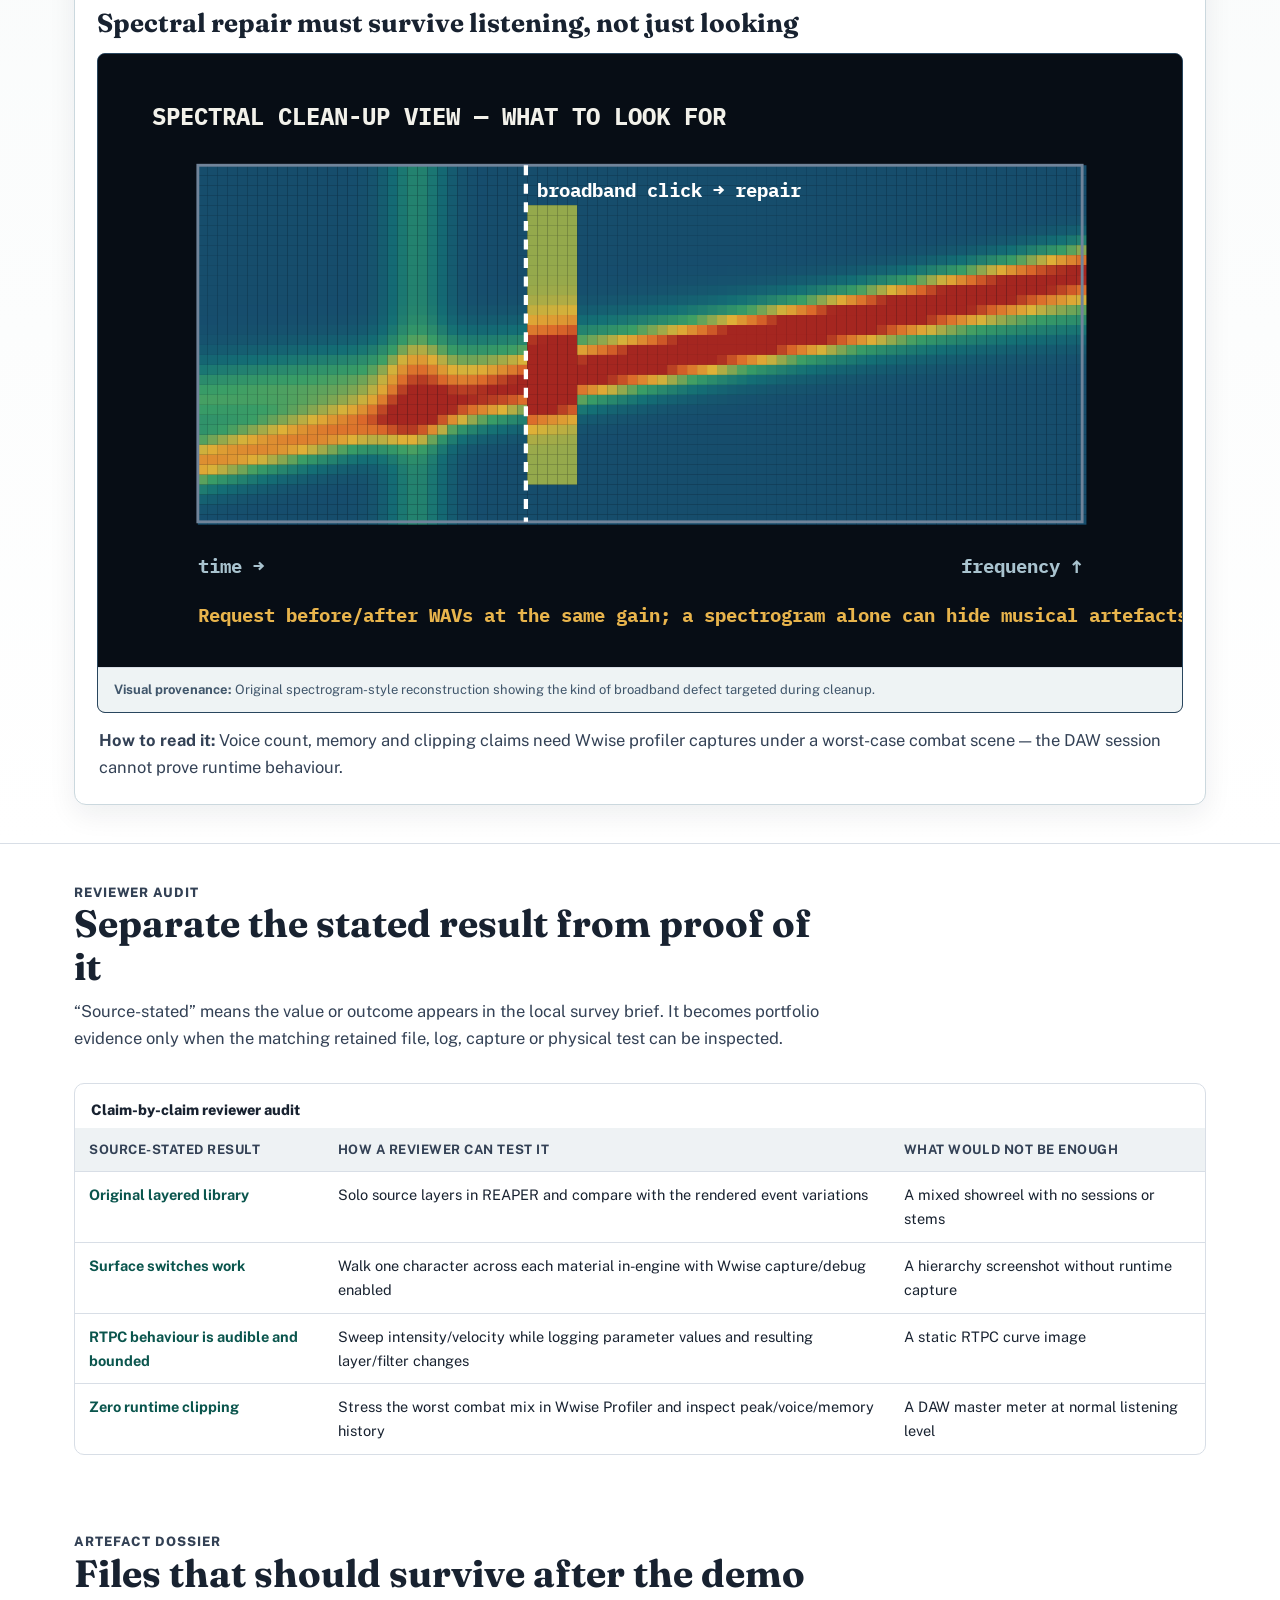
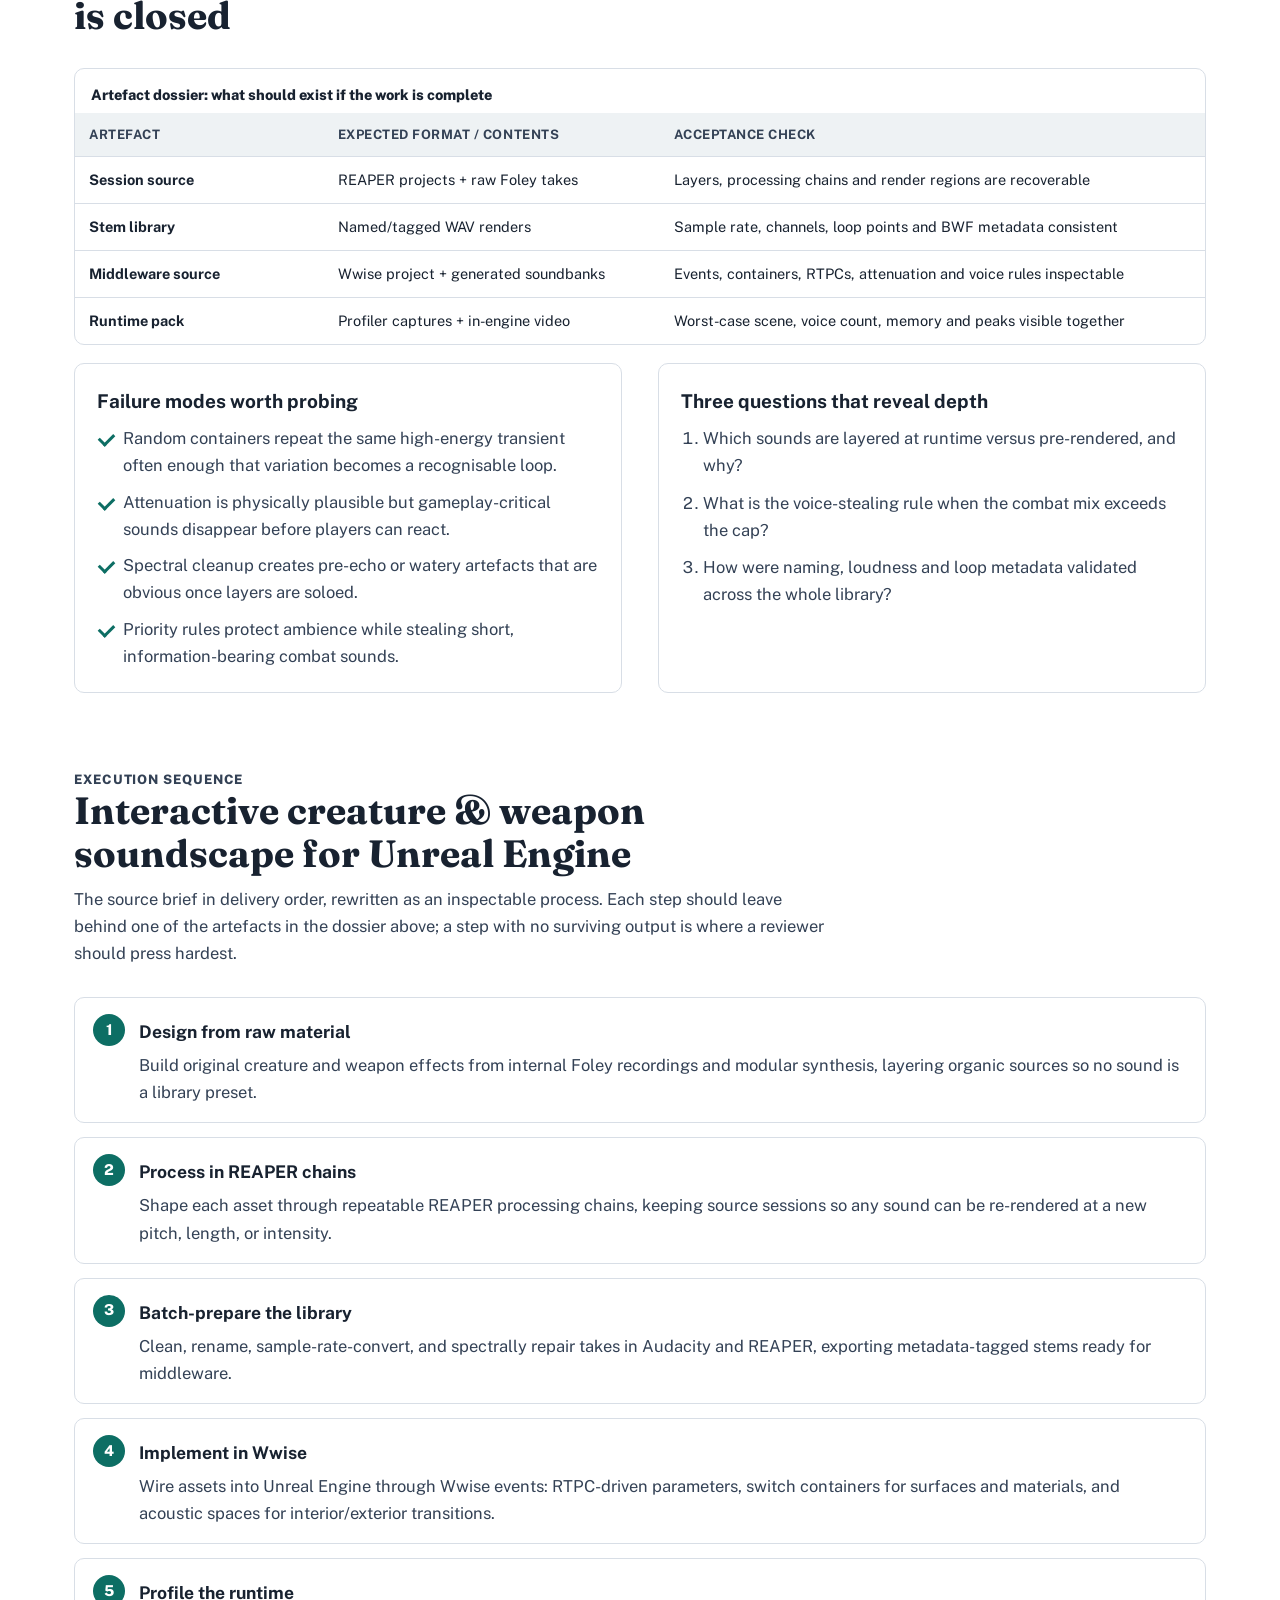
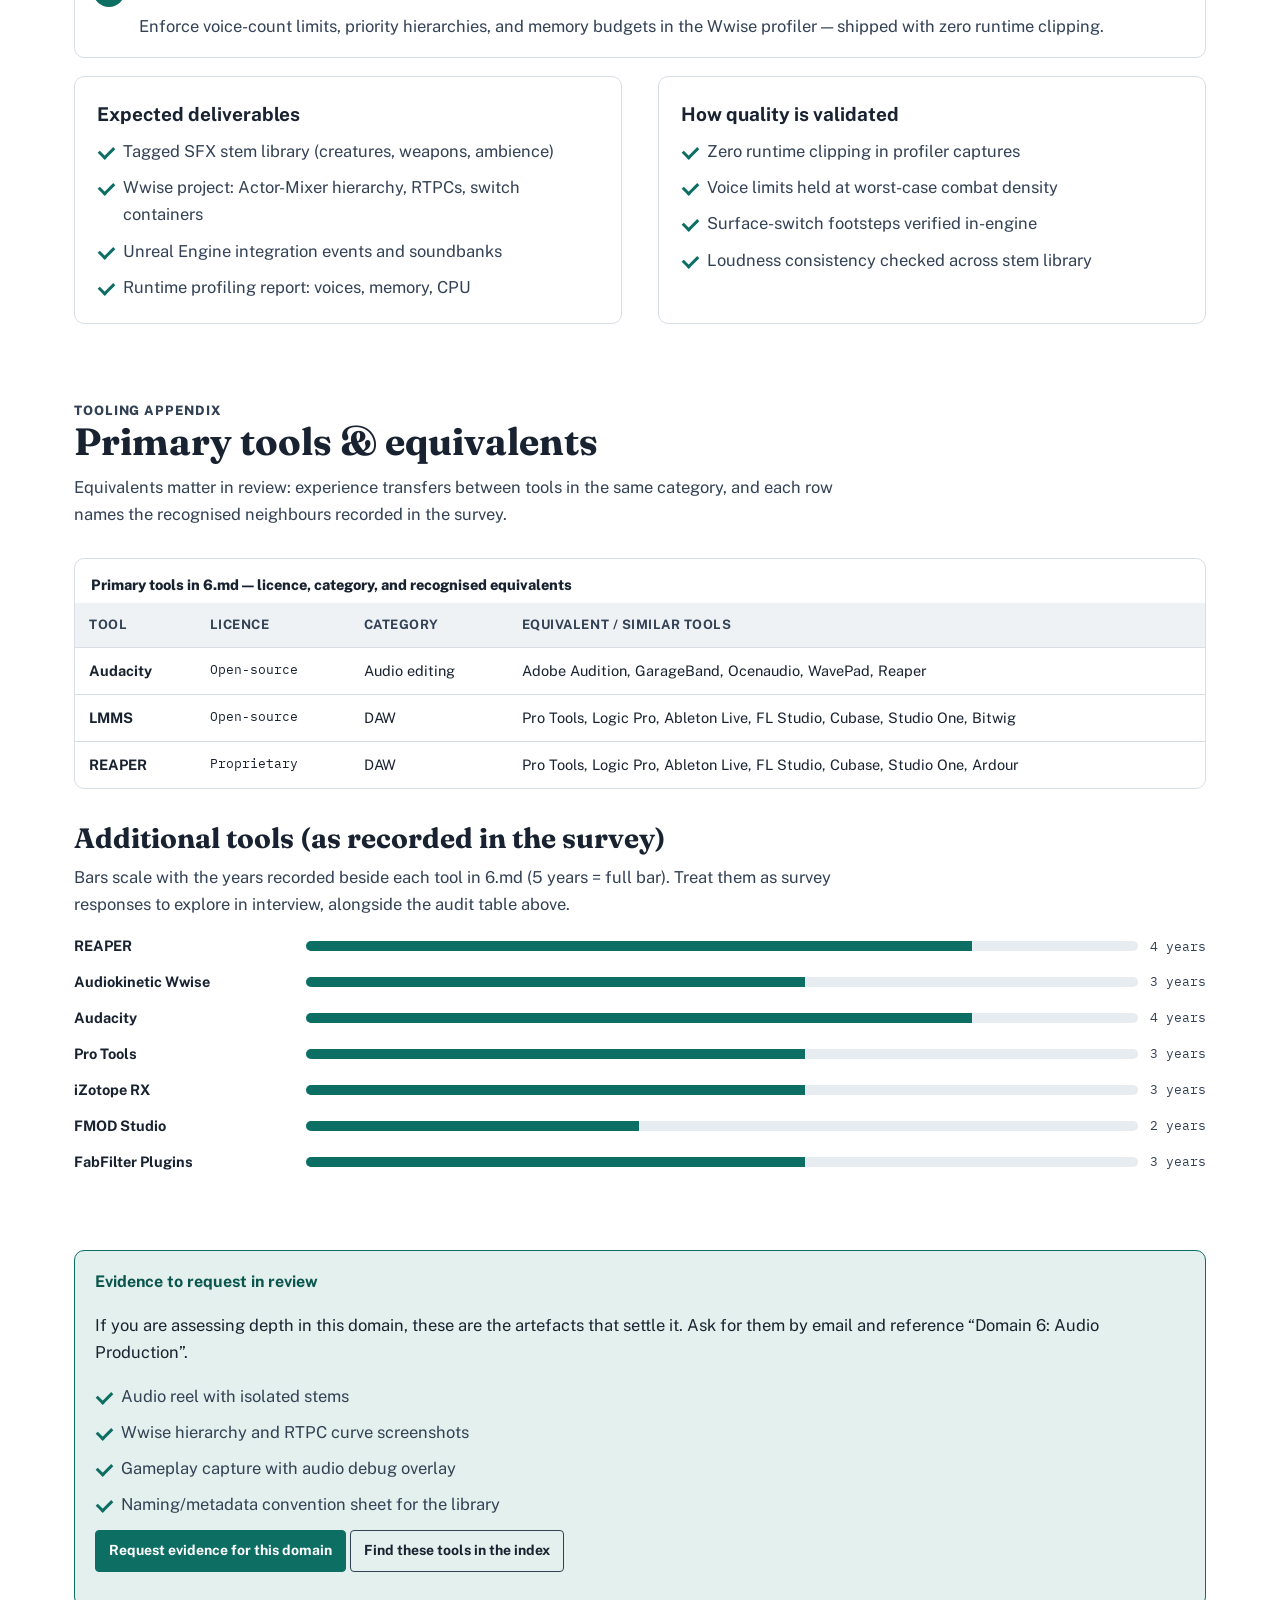
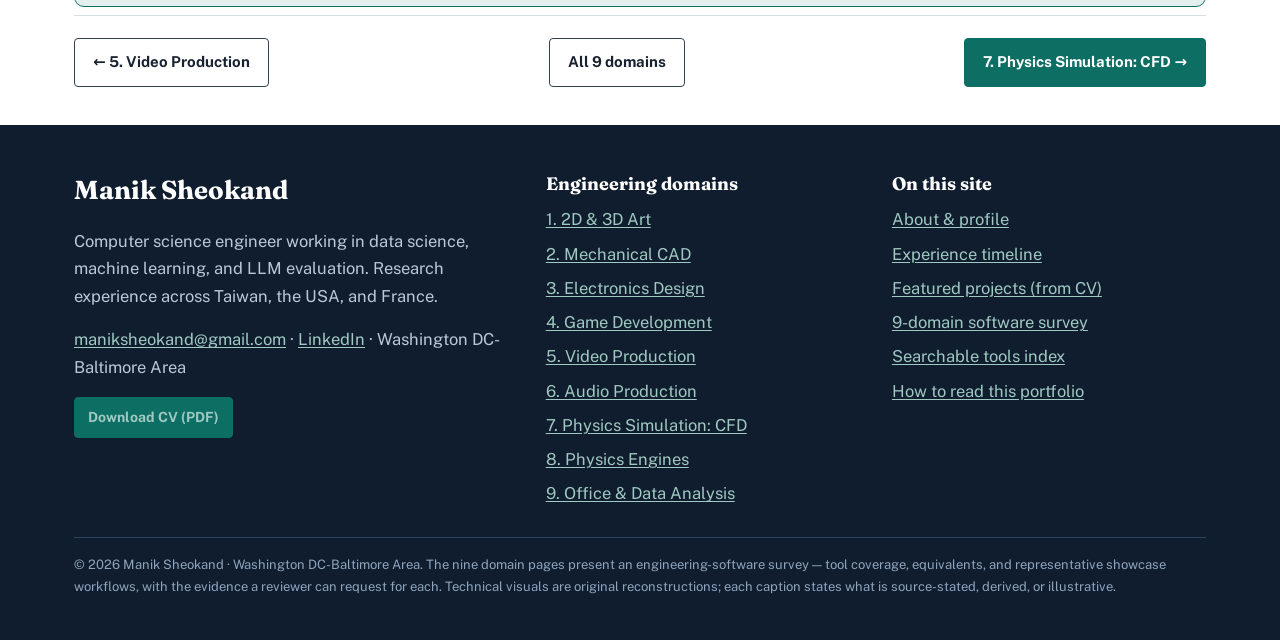
<file: domains/audio-production.html>
<!DOCTYPE html>
<html lang="en">
<head>
<meta charset="utf-8">
<meta name="viewport" content="width=device-width, initial-scale=1">
<title>6. Audio Production — Manik Sheokand Portfolio</title>
<meta name="description" content="Interactive game-audio library: Foley and synthesis in REAPER, batch stem processing, and parameter-driven Wwise implementation in Unreal Engine within strict voice budgets.">
<meta property="og:title" content="6. Audio Production — Manik Sheokand Portfolio">
<meta property="og:description" content="Interactive game-audio library: Foley and synthesis in REAPER, batch stem processing, and parameter-driven Wwise implementation in Unreal Engine within strict voice budgets.">
<meta property="og:type" content="website">
<link rel="icon" href="../assets/favicon.svg" type="image/svg+xml">
<link rel="preconnect" href="https://fonts.googleapis.com">
<link rel="preconnect" href="https://fonts.gstatic.com" crossorigin>
<link href="https://fonts.googleapis.com/css2?family=Fraunces:opsz,wght@9..144,600;9..144,700&amp;family=IBM+Plex+Mono:wght@400;700&amp;family=Public+Sans:wght@400;600;700;800&amp;display=swap" rel="stylesheet">
<link rel="stylesheet" href="../assets/css/style.css">
</head>
<body><a class="skip" href="#main">Skip to content</a>
<header class="site-header"><div class="wrap header-in">
<a class="brand" href="../index.html">Manik Sheokand<small>CS · Data Science · AI/ML</small></a>
<button class="nav-toggle" aria-expanded="false" aria-label="Toggle navigation">Menu</button>
<nav class="main-nav" aria-label="Main">
<a href="../index.html#about">About</a>
<a href="../index.html#experience">Experience</a>
<a href="../index.html#projects">Projects</a>
<a href="../index.html#domains" aria-current="page">9 Domains</a>
<a href="../tools.html">Tools Index</a>
<a href="../index.html#education">Education</a>
<a href="../index.html#contact">Contact</a>
</nav></div></header>
<main id="main"><div class="wrap">
<p class="crumbs"><a href="../index.html">Home</a> › <a href="../index.html#domains">9 Domains</a> › Sound &amp; Media Production › <strong>6. Audio Production</strong></p>
<div class="page-hero case-hero-copy">
<p class="kicker">Domain 06 of 9 · Source file 6.md · Sound &amp; Media Production</p>
<h1>Audio Production</h1><p class="focus">Recording, mixing, and music production</p><p>Sound design treated as a real-time system, not a folder of files. Assets are recorded, layered, and batch-processed with consistent naming and metadata, then implemented in middleware where game parameters — velocity, surface, distance — drive playback, all inside hard limits on voices, memory, and CPU.</p>
<figure class="case-hero" data-case-visual="audio-production"><svg role="img" aria-label="Original DAW and Wwise reconstruction showing layered waveforms, event containers and an RTPC curve" viewBox="0 0 1000 560" width="100%" height="auto" xmlns="http://www.w3.org/2000/svg"><rect width="1000" height="560" fill="#10151d"/><text x="42" y="48" font-size="20" fill="#f2f1ea" font-weight="800" text-anchor="start" class="">INTERACTIVE AUDIO — FROM LAYERED TAKE TO RUNTIME EVENT</text><rect x="42" y="78" width="590" height="330" rx="10" fill="#171e29" stroke="#3f546b" opacity="1"/><text x="64" y="108" font-size="15" fill="#a9c3cf" font-weight="800" text-anchor="start" class="">REAPER SESSION RECONSTRUCTION · LAYERED STEMS</text><text x="64" y="160" font-size="13" fill="#c8d6df" font-weight="700" text-anchor="start" class="">Foley body</text><rect x="184" y="138" width="420" height="38" fill="#0c1219" stroke="#2d4156"/><path d="M190 142.6 V171.4" stroke="#d9a441" stroke-width="2.4"/><path d="M194 143.6 V170.4" stroke="#d9a441" stroke-width="2.4"/><path d="M198 151.3 V162.7" stroke="#d9a441" stroke-width="2.4"/><path d="M202 149.3 V164.7" stroke="#d9a441" stroke-width="2.4"/><path d="M206 154.7 V159.3" stroke="#d9a441" stroke-width="2.4"/><path d="M210 155.1 V158.9" stroke="#d9a441" stroke-width="2.4"/><path d="M214 155.5 V158.5" stroke="#d9a441" stroke-width="2.4"/><path d="M218 155.1 V158.9" stroke="#d9a441" stroke-width="2.4"/><path d="M222 155.1 V158.9" stroke="#d9a441" stroke-width="2.4"/><path d="M226 151.6 V162.4" stroke="#d9a441" stroke-width="2.4"/><path d="M230 149.2 V164.8" stroke="#d9a441" stroke-width="2.4"/><path d="M234 146.9 V167.1" stroke="#d9a441" stroke-width="2.4"/><path d="M238 148.1 V165.9" stroke="#d9a441" stroke-width="2.4"/><path d="M242 144.2 V169.8" stroke="#d9a441" stroke-width="2.4"/><path d="M246 143.8 V170.2" stroke="#d9a441" stroke-width="2.4"/><path d="M250 151.6 V162.4" stroke="#d9a441" stroke-width="2.4"/><path d="M254 150.5 V163.5" stroke="#d9a441" stroke-width="2.4"/><path d="M258 150.7 V163.3" stroke="#d9a441" stroke-width="2.4"/><path d="M262 153.6 V160.4" stroke="#d9a441" stroke-width="2.4"/><path d="M266 155.5 V158.5" stroke="#d9a441" stroke-width="2.4"/><path d="M270 155.5 V158.5" stroke="#d9a441" stroke-width="2.4"/><path d="M274 155.5 V158.5" stroke="#d9a441" stroke-width="2.4"/><path d="M278 155.5 V158.5" stroke="#d9a441" stroke-width="2.4"/><path d="M282 153.4 V160.6" stroke="#d9a441" stroke-width="2.4"/><path d="M286 151.3 V162.7" stroke="#d9a441" stroke-width="2.4"/><path d="M290 153.0 V161.0" stroke="#d9a441" stroke-width="2.4"/><path d="M294 151.3 V162.7" stroke="#d9a441" stroke-width="2.4"/><path d="M298 151.0 V163.0" stroke="#d9a441" stroke-width="2.4"/><path d="M302 149.7 V164.3" stroke="#d9a441" stroke-width="2.4"/><path d="M306 151.5 V162.5" stroke="#d9a441" stroke-width="2.4"/><path d="M310 150.1 V163.9" stroke="#d9a441" stroke-width="2.4"/><path d="M314 151.9 V162.1" stroke="#d9a441" stroke-width="2.4"/><path d="M318 155.0 V159.0" stroke="#d9a441" stroke-width="2.4"/><path d="M322 155.2 V158.8" stroke="#d9a441" stroke-width="2.4"/><path d="M326 155.5 V158.5" stroke="#d9a441" stroke-width="2.4"/><path d="M330 155.5 V158.5" stroke="#d9a441" stroke-width="2.4"/><path d="M334 155.5 V158.5" stroke="#d9a441" stroke-width="2.4"/><path d="M338 154.6 V159.4" stroke="#d9a441" stroke-width="2.4"/><path d="M342 153.2 V160.8" stroke="#d9a441" stroke-width="2.4"/><path d="M346 151.3 V162.7" stroke="#d9a441" stroke-width="2.4"/><path d="M350 150.7 V163.3" stroke="#d9a441" stroke-width="2.4"/><path d="M354 152.8 V161.2" stroke="#d9a441" stroke-width="2.4"/><path d="M358 150.6 V163.4" stroke="#d9a441" stroke-width="2.4"/><path d="M362 150.4 V163.6" stroke="#d9a441" stroke-width="2.4"/><path d="M366 154.4 V159.6" stroke="#d9a441" stroke-width="2.4"/><path d="M370 154.0 V160.0" stroke="#d9a441" stroke-width="2.4"/><path d="M374 155.5 V158.5" stroke="#d9a441" stroke-width="2.4"/><path d="M378 155.5 V158.5" stroke="#d9a441" stroke-width="2.4"/><path d="M382 155.5 V158.5" stroke="#d9a441" stroke-width="2.4"/><path d="M386 155.5 V158.5" stroke="#d9a441" stroke-width="2.4"/><path d="M390 155.5 V158.5" stroke="#d9a441" stroke-width="2.4"/><path d="M394 155.5 V158.5" stroke="#d9a441" stroke-width="2.4"/><path d="M398 155.0 V159.0" stroke="#d9a441" stroke-width="2.4"/><path d="M402 153.1 V160.9" stroke="#d9a441" stroke-width="2.4"/><path d="M406 152.8 V161.2" stroke="#d9a441" stroke-width="2.4"/><path d="M410 153.1 V160.9" stroke="#d9a441" stroke-width="2.4"/><path d="M414 153.9 V160.1" stroke="#d9a441" stroke-width="2.4"/><path d="M418 152.9 V161.1" stroke="#d9a441" stroke-width="2.4"/><path d="M422 154.5 V159.5" stroke="#d9a441" stroke-width="2.4"/><path d="M426 154.2 V159.8" stroke="#d9a441" stroke-width="2.4"/><path d="M430 155.1 V158.9" stroke="#d9a441" stroke-width="2.4"/><path d="M434 155.5 V158.5" stroke="#d9a441" stroke-width="2.4"/><path d="M438 155.5 V158.5" stroke="#d9a441" stroke-width="2.4"/><path d="M442 155.5 V158.5" stroke="#d9a441" stroke-width="2.4"/><path d="M446 155.5 V158.5" stroke="#d9a441" stroke-width="2.4"/><path d="M450 155.5 V158.5" stroke="#d9a441" stroke-width="2.4"/><path d="M454 155.5 V158.5" stroke="#d9a441" stroke-width="2.4"/><path d="M458 155.5 V158.5" stroke="#d9a441" stroke-width="2.4"/><path d="M462 154.4 V159.6" stroke="#d9a441" stroke-width="2.4"/><path d="M466 154.4 V159.6" stroke="#d9a441" stroke-width="2.4"/><path d="M470 153.1 V160.9" stroke="#d9a441" stroke-width="2.4"/><path d="M474 154.8 V159.2" stroke="#d9a441" stroke-width="2.4"/><path d="M478 154.8 V159.2" stroke="#d9a441" stroke-width="2.4"/><path d="M482 155.5 V158.5" stroke="#d9a441" stroke-width="2.4"/><path d="M486 155.5 V158.5" stroke="#d9a441" stroke-width="2.4"/><path d="M490 155.5 V158.5" stroke="#d9a441" stroke-width="2.4"/><path d="M494 155.5 V158.5" stroke="#d9a441" stroke-width="2.4"/><path d="M498 155.5 V158.5" stroke="#d9a441" stroke-width="2.4"/><path d="M502 155.5 V158.5" stroke="#d9a441" stroke-width="2.4"/><path d="M506 155.5 V158.5" stroke="#d9a441" stroke-width="2.4"/><path d="M510 155.5 V158.5" stroke="#d9a441" stroke-width="2.4"/><path d="M514 155.4 V158.6" stroke="#d9a441" stroke-width="2.4"/><path d="M518 155.3 V158.7" stroke="#d9a441" stroke-width="2.4"/><path d="M522 154.9 V159.1" stroke="#d9a441" stroke-width="2.4"/><path d="M526 155.0 V159.0" stroke="#d9a441" stroke-width="2.4"/><path d="M530 155.1 V158.9" stroke="#d9a441" stroke-width="2.4"/><path d="M534 155.5 V158.5" stroke="#d9a441" stroke-width="2.4"/><path d="M538 155.5 V158.5" stroke="#d9a441" stroke-width="2.4"/><path d="M542 155.5 V158.5" stroke="#d9a441" stroke-width="2.4"/><path d="M546 155.5 V158.5" stroke="#d9a441" stroke-width="2.4"/><path d="M550 155.5 V158.5" stroke="#d9a441" stroke-width="2.4"/><path d="M554 155.5 V158.5" stroke="#d9a441" stroke-width="2.4"/><path d="M558 155.5 V158.5" stroke="#d9a441" stroke-width="2.4"/><path d="M562 155.5 V158.5" stroke="#d9a441" stroke-width="2.4"/><path d="M566 155.5 V158.5" stroke="#d9a441" stroke-width="2.4"/><path d="M570 155.5 V158.5" stroke="#d9a441" stroke-width="2.4"/><path d="M574 155.5 V158.5" stroke="#d9a441" stroke-width="2.4"/><path d="M578 155.5 V158.5" stroke="#d9a441" stroke-width="2.4"/><path d="M582 155.2 V158.8" stroke="#d9a441" stroke-width="2.4"/><path d="M586 154.8 V159.2" stroke="#d9a441" stroke-width="2.4"/><path d="M590 155.5 V158.5" stroke="#d9a441" stroke-width="2.4"/><path d="M594 155.5 V158.5" stroke="#d9a441" stroke-width="2.4"/><text x="64" y="212" font-size="13" fill="#c8d6df" font-weight="700" text-anchor="start" class="">metal transient</text><rect x="184" y="190" width="420" height="38" fill="#0c1219" stroke="#2d4156"/><path d="M190 199.7 V218.3" stroke="#6d9fbf" stroke-width="2.4"/><path d="M194 204.8 V213.2" stroke="#6d9fbf" stroke-width="2.4"/><path d="M198 205.6 V212.4" stroke="#6d9fbf" stroke-width="2.4"/><path d="M202 207.5 V210.5" stroke="#6d9fbf" stroke-width="2.4"/><path d="M206 207.5 V210.5" stroke="#6d9fbf" stroke-width="2.4"/><path d="M210 207.2 V210.8" stroke="#6d9fbf" stroke-width="2.4"/><path d="M214 206.9 V211.1" stroke="#6d9fbf" stroke-width="2.4"/><path d="M218 202.4 V215.6" stroke="#6d9fbf" stroke-width="2.4"/><path d="M222 199.5 V218.5" stroke="#6d9fbf" stroke-width="2.4"/><path d="M226 199.8 V218.2" stroke="#6d9fbf" stroke-width="2.4"/><path d="M230 195.5 V222.5" stroke="#6d9fbf" stroke-width="2.4"/><path d="M234 201.4 V216.6" stroke="#6d9fbf" stroke-width="2.4"/><path d="M238 200.0 V218.0" stroke="#6d9fbf" stroke-width="2.4"/><path d="M242 203.3 V214.7" stroke="#6d9fbf" stroke-width="2.4"/><path d="M246 205.3 V212.7" stroke="#6d9fbf" stroke-width="2.4"/><path d="M250 203.6 V214.4" stroke="#6d9fbf" stroke-width="2.4"/><path d="M254 207.5 V210.5" stroke="#6d9fbf" stroke-width="2.4"/><path d="M258 207.2 V210.8" stroke="#6d9fbf" stroke-width="2.4"/><path d="M262 207.5 V210.5" stroke="#6d9fbf" stroke-width="2.4"/><path d="M266 207.5 V210.5" stroke="#6d9fbf" stroke-width="2.4"/><path d="M270 207.5 V210.5" stroke="#6d9fbf" stroke-width="2.4"/><path d="M274 204.2 V213.8" stroke="#6d9fbf" stroke-width="2.4"/><path d="M278 202.7 V215.3" stroke="#6d9fbf" stroke-width="2.4"/><path d="M282 204.8 V213.2" stroke="#6d9fbf" stroke-width="2.4"/><path d="M286 203.8 V214.2" stroke="#6d9fbf" stroke-width="2.4"/><path d="M290 203.8 V214.2" stroke="#6d9fbf" stroke-width="2.4"/><path d="M294 201.8 V216.2" stroke="#6d9fbf" stroke-width="2.4"/><path d="M298 205.0 V213.0" stroke="#6d9fbf" stroke-width="2.4"/><path d="M302 202.7 V215.3" stroke="#6d9fbf" stroke-width="2.4"/><path d="M306 205.5 V212.5" stroke="#6d9fbf" stroke-width="2.4"/><path d="M310 206.5 V211.5" stroke="#6d9fbf" stroke-width="2.4"/><path d="M314 207.5 V210.5" stroke="#6d9fbf" stroke-width="2.4"/><path d="M318 207.5 V210.5" stroke="#6d9fbf" stroke-width="2.4"/><path d="M322 207.5 V210.5" stroke="#6d9fbf" stroke-width="2.4"/><path d="M326 207.5 V210.5" stroke="#6d9fbf" stroke-width="2.4"/><path d="M330 206.9 V211.1" stroke="#6d9fbf" stroke-width="2.4"/><path d="M334 204.1 V213.9" stroke="#6d9fbf" stroke-width="2.4"/><path d="M338 203.2 V214.8" stroke="#6d9fbf" stroke-width="2.4"/><path d="M342 202.3 V215.7" stroke="#6d9fbf" stroke-width="2.4"/><path d="M346 204.2 V213.8" stroke="#6d9fbf" stroke-width="2.4"/><path d="M350 205.0 V213.0" stroke="#6d9fbf" stroke-width="2.4"/><path d="M354 205.6 V212.4" stroke="#6d9fbf" stroke-width="2.4"/><path d="M358 206.3 V211.7" stroke="#6d9fbf" stroke-width="2.4"/><path d="M362 204.9 V213.1" stroke="#6d9fbf" stroke-width="2.4"/><path d="M366 207.5 V210.5" stroke="#6d9fbf" stroke-width="2.4"/><path d="M370 207.5 V210.5" stroke="#6d9fbf" stroke-width="2.4"/><path d="M374 207.5 V210.5" stroke="#6d9fbf" stroke-width="2.4"/><path d="M378 207.5 V210.5" stroke="#6d9fbf" stroke-width="2.4"/><path d="M382 207.5 V210.5" stroke="#6d9fbf" stroke-width="2.4"/><path d="M386 207.5 V210.5" stroke="#6d9fbf" stroke-width="2.4"/><path d="M390 206.2 V211.8" stroke="#6d9fbf" stroke-width="2.4"/><path d="M394 205.6 V212.4" stroke="#6d9fbf" stroke-width="2.4"/><path d="M398 203.8 V214.2" stroke="#6d9fbf" stroke-width="2.4"/><path d="M402 205.8 V212.2" stroke="#6d9fbf" stroke-width="2.4"/><path d="M406 205.7 V212.3" stroke="#6d9fbf" stroke-width="2.4"/><path d="M410 206.7 V211.3" stroke="#6d9fbf" stroke-width="2.4"/><path d="M414 206.6 V211.4" stroke="#6d9fbf" stroke-width="2.4"/><path d="M418 205.6 V212.4" stroke="#6d9fbf" stroke-width="2.4"/><path d="M422 207.3 V210.7" stroke="#6d9fbf" stroke-width="2.4"/><path d="M426 207.5 V210.5" stroke="#6d9fbf" stroke-width="2.4"/><path d="M430 207.5 V210.5" stroke="#6d9fbf" stroke-width="2.4"/><path d="M434 207.5 V210.5" stroke="#6d9fbf" stroke-width="2.4"/><path d="M438 207.5 V210.5" stroke="#6d9fbf" stroke-width="2.4"/><path d="M442 207.5 V210.5" stroke="#6d9fbf" stroke-width="2.4"/><path d="M446 207.5 V210.5" stroke="#6d9fbf" stroke-width="2.4"/><path d="M450 207.5 V210.5" stroke="#6d9fbf" stroke-width="2.4"/><path d="M454 205.6 V212.4" stroke="#6d9fbf" stroke-width="2.4"/><path d="M458 205.4 V212.6" stroke="#6d9fbf" stroke-width="2.4"/><path d="M462 206.7 V211.3" stroke="#6d9fbf" stroke-width="2.4"/><path d="M466 206.8 V211.2" stroke="#6d9fbf" stroke-width="2.4"/><path d="M470 206.9 V211.1" stroke="#6d9fbf" stroke-width="2.4"/><path d="M474 206.8 V211.2" stroke="#6d9fbf" stroke-width="2.4"/><path d="M478 207.4 V210.6" stroke="#6d9fbf" stroke-width="2.4"/><path d="M482 207.5 V210.5" stroke="#6d9fbf" stroke-width="2.4"/><path d="M486 207.5 V210.5" stroke="#6d9fbf" stroke-width="2.4"/><path d="M490 207.5 V210.5" stroke="#6d9fbf" stroke-width="2.4"/><path d="M494 207.5 V210.5" stroke="#6d9fbf" stroke-width="2.4"/><path d="M498 207.5 V210.5" stroke="#6d9fbf" stroke-width="2.4"/><path d="M502 207.5 V210.5" stroke="#6d9fbf" stroke-width="2.4"/><path d="M506 207.5 V210.5" stroke="#6d9fbf" stroke-width="2.4"/><path d="M510 206.9 V211.1" stroke="#6d9fbf" stroke-width="2.4"/><path d="M514 206.7 V211.3" stroke="#6d9fbf" stroke-width="2.4"/><path d="M518 205.9 V212.1" stroke="#6d9fbf" stroke-width="2.4"/><path d="M522 207.1 V210.9" stroke="#6d9fbf" stroke-width="2.4"/><path d="M526 207.5 V210.5" stroke="#6d9fbf" stroke-width="2.4"/><path d="M530 207.0 V211.0" stroke="#6d9fbf" stroke-width="2.4"/><path d="M534 207.5 V210.5" stroke="#6d9fbf" stroke-width="2.4"/><path d="M538 207.5 V210.5" stroke="#6d9fbf" stroke-width="2.4"/><path d="M542 207.5 V210.5" stroke="#6d9fbf" stroke-width="2.4"/><path d="M546 207.5 V210.5" stroke="#6d9fbf" stroke-width="2.4"/><path d="M550 207.5 V210.5" stroke="#6d9fbf" stroke-width="2.4"/><path d="M554 207.5 V210.5" stroke="#6d9fbf" stroke-width="2.4"/><path d="M558 207.5 V210.5" stroke="#6d9fbf" stroke-width="2.4"/><path d="M562 207.5 V210.5" stroke="#6d9fbf" stroke-width="2.4"/><path d="M566 207.5 V210.5" stroke="#6d9fbf" stroke-width="2.4"/><path d="M570 207.5 V210.5" stroke="#6d9fbf" stroke-width="2.4"/><path d="M574 207.5 V210.5" stroke="#6d9fbf" stroke-width="2.4"/><path d="M578 207.3 V210.7" stroke="#6d9fbf" stroke-width="2.4"/><path d="M582 206.9 V211.1" stroke="#6d9fbf" stroke-width="2.4"/><path d="M586 207.4 V210.6" stroke="#6d9fbf" stroke-width="2.4"/><path d="M590 207.5 V210.5" stroke="#6d9fbf" stroke-width="2.4"/><path d="M594 207.5 V210.5" stroke="#6d9fbf" stroke-width="2.4"/><text x="64" y="264" font-size="13" fill="#c8d6df" font-weight="700" text-anchor="start" class="">synth sub</text><rect x="184" y="242" width="420" height="38" fill="#0c1219" stroke="#2d4156"/><path d="M190 257.8 V264.2" stroke="#a5688e" stroke-width="2.4"/><path d="M194 259.5 V262.5" stroke="#a5688e" stroke-width="2.4"/><path d="M198 259.5 V262.5" stroke="#a5688e" stroke-width="2.4"/><path d="M202 259.3 V262.7" stroke="#a5688e" stroke-width="2.4"/><path d="M206 256.2 V265.8" stroke="#a5688e" stroke-width="2.4"/><path d="M210 253.8 V268.2" stroke="#a5688e" stroke-width="2.4"/><path d="M214 254.8 V267.2" stroke="#a5688e" stroke-width="2.4"/><path d="M218 254.3 V267.7" stroke="#a5688e" stroke-width="2.4"/><path d="M222 254.0 V268.0" stroke="#a5688e" stroke-width="2.4"/><path d="M226 247.4 V274.6" stroke="#a5688e" stroke-width="2.4"/><path d="M230 248.2 V273.8" stroke="#a5688e" stroke-width="2.4"/><path d="M234 253.0 V269.0" stroke="#a5688e" stroke-width="2.4"/><path d="M238 254.5 V267.5" stroke="#a5688e" stroke-width="2.4"/><path d="M242 256.4 V265.6" stroke="#a5688e" stroke-width="2.4"/><path d="M246 259.5 V262.5" stroke="#a5688e" stroke-width="2.4"/><path d="M250 259.5 V262.5" stroke="#a5688e" stroke-width="2.4"/><path d="M254 259.5 V262.5" stroke="#a5688e" stroke-width="2.4"/><path d="M258 259.1 V262.9" stroke="#a5688e" stroke-width="2.4"/><path d="M262 259.2 V262.8" stroke="#a5688e" stroke-width="2.4"/><path d="M266 255.6 V266.4" stroke="#a5688e" stroke-width="2.4"/><path d="M270 257.1 V264.9" stroke="#a5688e" stroke-width="2.4"/><path d="M274 253.3 V268.7" stroke="#a5688e" stroke-width="2.4"/><path d="M278 250.6 V271.4" stroke="#a5688e" stroke-width="2.4"/><path d="M282 256.0 V266.0" stroke="#a5688e" stroke-width="2.4"/><path d="M286 253.8 V268.2" stroke="#a5688e" stroke-width="2.4"/><path d="M290 257.5 V264.5" stroke="#a5688e" stroke-width="2.4"/><path d="M294 256.2 V265.8" stroke="#a5688e" stroke-width="2.4"/><path d="M298 257.8 V264.2" stroke="#a5688e" stroke-width="2.4"/><path d="M302 258.3 V263.7" stroke="#a5688e" stroke-width="2.4"/><path d="M306 259.5 V262.5" stroke="#a5688e" stroke-width="2.4"/><path d="M310 259.5 V262.5" stroke="#a5688e" stroke-width="2.4"/><path d="M314 259.5 V262.5" stroke="#a5688e" stroke-width="2.4"/><path d="M318 258.9 V263.1" stroke="#a5688e" stroke-width="2.4"/><path d="M322 258.6 V263.4" stroke="#a5688e" stroke-width="2.4"/><path d="M326 258.5 V263.5" stroke="#a5688e" stroke-width="2.4"/><path d="M330 255.5 V266.5" stroke="#a5688e" stroke-width="2.4"/><path d="M334 257.3 V264.7" stroke="#a5688e" stroke-width="2.4"/><path d="M338 254.5 V267.5" stroke="#a5688e" stroke-width="2.4"/><path d="M342 257.0 V265.0" stroke="#a5688e" stroke-width="2.4"/><path d="M346 255.7 V266.3" stroke="#a5688e" stroke-width="2.4"/><path d="M350 256.2 V265.8" stroke="#a5688e" stroke-width="2.4"/><path d="M354 257.2 V264.8" stroke="#a5688e" stroke-width="2.4"/><path d="M358 259.5 V262.5" stroke="#a5688e" stroke-width="2.4"/><path d="M362 259.5 V262.5" stroke="#a5688e" stroke-width="2.4"/><path d="M366 259.5 V262.5" stroke="#a5688e" stroke-width="2.4"/><path d="M370 259.5 V262.5" stroke="#a5688e" stroke-width="2.4"/><path d="M374 259.5 V262.5" stroke="#a5688e" stroke-width="2.4"/><path d="M378 259.3 V262.7" stroke="#a5688e" stroke-width="2.4"/><path d="M382 258.6 V263.4" stroke="#a5688e" stroke-width="2.4"/><path d="M386 258.9 V263.1" stroke="#a5688e" stroke-width="2.4"/><path d="M390 256.8 V265.2" stroke="#a5688e" stroke-width="2.4"/><path d="M394 257.4 V264.6" stroke="#a5688e" stroke-width="2.4"/><path d="M398 256.9 V265.1" stroke="#a5688e" stroke-width="2.4"/><path d="M402 256.4 V265.6" stroke="#a5688e" stroke-width="2.4"/><path d="M406 257.5 V264.5" stroke="#a5688e" stroke-width="2.4"/><path d="M410 259.2 V262.8" stroke="#a5688e" stroke-width="2.4"/><path d="M414 259.4 V262.6" stroke="#a5688e" stroke-width="2.4"/><path d="M418 259.5 V262.5" stroke="#a5688e" stroke-width="2.4"/><path d="M422 259.5 V262.5" stroke="#a5688e" stroke-width="2.4"/><path d="M426 259.5 V262.5" stroke="#a5688e" stroke-width="2.4"/><path d="M430 259.5 V262.5" stroke="#a5688e" stroke-width="2.4"/><path d="M434 259.5 V262.5" stroke="#a5688e" stroke-width="2.4"/><path d="M438 259.1 V262.9" stroke="#a5688e" stroke-width="2.4"/><path d="M442 258.6 V263.4" stroke="#a5688e" stroke-width="2.4"/><path d="M446 258.0 V264.0" stroke="#a5688e" stroke-width="2.4"/><path d="M450 257.5 V264.5" stroke="#a5688e" stroke-width="2.4"/><path d="M454 257.2 V264.8" stroke="#a5688e" stroke-width="2.4"/><path d="M458 257.2 V264.8" stroke="#a5688e" stroke-width="2.4"/><path d="M462 258.0 V264.0" stroke="#a5688e" stroke-width="2.4"/><path d="M466 258.5 V263.5" stroke="#a5688e" stroke-width="2.4"/><path d="M470 259.5 V262.5" stroke="#a5688e" stroke-width="2.4"/><path d="M474 259.5 V262.5" stroke="#a5688e" stroke-width="2.4"/><path d="M478 259.5 V262.5" stroke="#a5688e" stroke-width="2.4"/><path d="M482 259.5 V262.5" stroke="#a5688e" stroke-width="2.4"/><path d="M486 259.5 V262.5" stroke="#a5688e" stroke-width="2.4"/><path d="M490 259.5 V262.5" stroke="#a5688e" stroke-width="2.4"/><path d="M494 259.5 V262.5" stroke="#a5688e" stroke-width="2.4"/><path d="M498 259.5 V262.5" stroke="#a5688e" stroke-width="2.4"/><path d="M502 258.7 V263.3" stroke="#a5688e" stroke-width="2.4"/><path d="M506 258.8 V263.2" stroke="#a5688e" stroke-width="2.4"/><path d="M510 259.3 V262.7" stroke="#a5688e" stroke-width="2.4"/><path d="M514 257.8 V264.2" stroke="#a5688e" stroke-width="2.4"/><path d="M518 259.5 V262.5" stroke="#a5688e" stroke-width="2.4"/><path d="M522 258.9 V263.1" stroke="#a5688e" stroke-width="2.4"/><path d="M526 259.5 V262.5" stroke="#a5688e" stroke-width="2.4"/><path d="M530 259.5 V262.5" stroke="#a5688e" stroke-width="2.4"/><path d="M534 259.5 V262.5" stroke="#a5688e" stroke-width="2.4"/><path d="M538 259.5 V262.5" stroke="#a5688e" stroke-width="2.4"/><path d="M542 259.5 V262.5" stroke="#a5688e" stroke-width="2.4"/><path d="M546 259.5 V262.5" stroke="#a5688e" stroke-width="2.4"/><path d="M550 259.5 V262.5" stroke="#a5688e" stroke-width="2.4"/><path d="M554 259.5 V262.5" stroke="#a5688e" stroke-width="2.4"/><path d="M558 259.2 V262.8" stroke="#a5688e" stroke-width="2.4"/><path d="M562 259.2 V262.8" stroke="#a5688e" stroke-width="2.4"/><path d="M566 258.9 V263.1" stroke="#a5688e" stroke-width="2.4"/><path d="M570 259.3 V262.7" stroke="#a5688e" stroke-width="2.4"/><path d="M574 259.5 V262.5" stroke="#a5688e" stroke-width="2.4"/><path d="M578 259.5 V262.5" stroke="#a5688e" stroke-width="2.4"/><path d="M582 259.5 V262.5" stroke="#a5688e" stroke-width="2.4"/><path d="M586 259.5 V262.5" stroke="#a5688e" stroke-width="2.4"/><path d="M590 259.5 V262.5" stroke="#a5688e" stroke-width="2.4"/><path d="M594 259.5 V262.5" stroke="#a5688e" stroke-width="2.4"/><text x="64" y="316" font-size="13" fill="#c8d6df" font-weight="700" text-anchor="start" class="">air / whoosh</text><rect x="184" y="294" width="420" height="38" fill="#0c1219" stroke="#2d4156"/><path d="M190 311.5 V314.5" stroke="#5da88e" stroke-width="2.4"/><path d="M194 309.1 V316.9" stroke="#5da88e" stroke-width="2.4"/><path d="M198 309.5 V316.5" stroke="#5da88e" stroke-width="2.4"/><path d="M202 305.7 V320.3" stroke="#5da88e" stroke-width="2.4"/><path d="M206 305.5 V320.5" stroke="#5da88e" stroke-width="2.4"/><path d="M210 305.8 V320.2" stroke="#5da88e" stroke-width="2.4"/><path d="M214 304.2 V321.8" stroke="#5da88e" stroke-width="2.4"/><path d="M218 306.2 V319.8" stroke="#5da88e" stroke-width="2.4"/><path d="M222 300.5 V325.5" stroke="#5da88e" stroke-width="2.4"/><path d="M226 303.4 V322.6" stroke="#5da88e" stroke-width="2.4"/><path d="M230 306.0 V320.0" stroke="#5da88e" stroke-width="2.4"/><path d="M234 310.6 V315.4" stroke="#5da88e" stroke-width="2.4"/><path d="M238 311.4 V314.6" stroke="#5da88e" stroke-width="2.4"/><path d="M242 311.5 V314.5" stroke="#5da88e" stroke-width="2.4"/><path d="M246 311.5 V314.5" stroke="#5da88e" stroke-width="2.4"/><path d="M250 310.4 V315.6" stroke="#5da88e" stroke-width="2.4"/><path d="M254 308.6 V317.4" stroke="#5da88e" stroke-width="2.4"/><path d="M258 306.8 V319.2" stroke="#5da88e" stroke-width="2.4"/><path d="M262 306.0 V320.0" stroke="#5da88e" stroke-width="2.4"/><path d="M266 305.4 V320.6" stroke="#5da88e" stroke-width="2.4"/><path d="M270 307.5 V318.5" stroke="#5da88e" stroke-width="2.4"/><path d="M274 308.2 V317.8" stroke="#5da88e" stroke-width="2.4"/><path d="M278 304.8 V321.2" stroke="#5da88e" stroke-width="2.4"/><path d="M282 304.4 V321.6" stroke="#5da88e" stroke-width="2.4"/><path d="M286 306.5 V319.5" stroke="#5da88e" stroke-width="2.4"/><path d="M290 310.2 V315.8" stroke="#5da88e" stroke-width="2.4"/><path d="M294 311.2 V314.8" stroke="#5da88e" stroke-width="2.4"/><path d="M298 311.5 V314.5" stroke="#5da88e" stroke-width="2.4"/><path d="M302 311.5 V314.5" stroke="#5da88e" stroke-width="2.4"/><path d="M306 311.5 V314.5" stroke="#5da88e" stroke-width="2.4"/><path d="M310 310.8 V315.2" stroke="#5da88e" stroke-width="2.4"/><path d="M314 310.0 V316.0" stroke="#5da88e" stroke-width="2.4"/><path d="M318 309.0 V317.0" stroke="#5da88e" stroke-width="2.4"/><path d="M322 309.2 V316.8" stroke="#5da88e" stroke-width="2.4"/><path d="M326 308.8 V317.2" stroke="#5da88e" stroke-width="2.4"/><path d="M330 308.0 V318.0" stroke="#5da88e" stroke-width="2.4"/><path d="M334 304.9 V321.1" stroke="#5da88e" stroke-width="2.4"/><path d="M338 306.8 V319.2" stroke="#5da88e" stroke-width="2.4"/><path d="M342 310.9 V315.1" stroke="#5da88e" stroke-width="2.4"/><path d="M346 309.9 V316.1" stroke="#5da88e" stroke-width="2.4"/><path d="M350 311.5 V314.5" stroke="#5da88e" stroke-width="2.4"/><path d="M354 311.5 V314.5" stroke="#5da88e" stroke-width="2.4"/><path d="M358 311.5 V314.5" stroke="#5da88e" stroke-width="2.4"/><path d="M362 311.5 V314.5" stroke="#5da88e" stroke-width="2.4"/><path d="M366 311.3 V314.7" stroke="#5da88e" stroke-width="2.4"/><path d="M370 310.0 V316.0" stroke="#5da88e" stroke-width="2.4"/><path d="M374 309.6 V316.4" stroke="#5da88e" stroke-width="2.4"/><path d="M378 310.7 V315.3" stroke="#5da88e" stroke-width="2.4"/><path d="M382 309.6 V316.4" stroke="#5da88e" stroke-width="2.4"/><path d="M386 307.8 V318.2" stroke="#5da88e" stroke-width="2.4"/><path d="M390 308.3 V317.7" stroke="#5da88e" stroke-width="2.4"/><path d="M394 307.8 V318.2" stroke="#5da88e" stroke-width="2.4"/><path d="M398 310.9 V315.1" stroke="#5da88e" stroke-width="2.4"/><path d="M402 310.2 V315.8" stroke="#5da88e" stroke-width="2.4"/><path d="M406 311.5 V314.5" stroke="#5da88e" stroke-width="2.4"/><path d="M410 311.5 V314.5" stroke="#5da88e" stroke-width="2.4"/><path d="M414 311.5 V314.5" stroke="#5da88e" stroke-width="2.4"/><path d="M418 311.5 V314.5" stroke="#5da88e" stroke-width="2.4"/><path d="M422 311.5 V314.5" stroke="#5da88e" stroke-width="2.4"/><path d="M426 311.3 V314.7" stroke="#5da88e" stroke-width="2.4"/><path d="M430 310.6 V315.4" stroke="#5da88e" stroke-width="2.4"/><path d="M434 310.0 V316.0" stroke="#5da88e" stroke-width="2.4"/><path d="M438 309.3 V316.7" stroke="#5da88e" stroke-width="2.4"/><path d="M442 310.1 V315.9" stroke="#5da88e" stroke-width="2.4"/><path d="M446 310.2 V315.8" stroke="#5da88e" stroke-width="2.4"/><path d="M450 308.8 V317.2" stroke="#5da88e" stroke-width="2.4"/><path d="M454 310.2 V315.8" stroke="#5da88e" stroke-width="2.4"/><path d="M458 311.2 V314.8" stroke="#5da88e" stroke-width="2.4"/><path d="M462 311.4 V314.6" stroke="#5da88e" stroke-width="2.4"/><path d="M466 311.5 V314.5" stroke="#5da88e" stroke-width="2.4"/><path d="M470 311.5 V314.5" stroke="#5da88e" stroke-width="2.4"/><path d="M474 311.5 V314.5" stroke="#5da88e" stroke-width="2.4"/><path d="M478 311.5 V314.5" stroke="#5da88e" stroke-width="2.4"/><path d="M482 311.5 V314.5" stroke="#5da88e" stroke-width="2.4"/><path d="M486 311.5 V314.5" stroke="#5da88e" stroke-width="2.4"/><path d="M490 311.3 V314.7" stroke="#5da88e" stroke-width="2.4"/><path d="M494 310.9 V315.1" stroke="#5da88e" stroke-width="2.4"/><path d="M498 311.5 V314.5" stroke="#5da88e" stroke-width="2.4"/><path d="M502 309.7 V316.3" stroke="#5da88e" stroke-width="2.4"/><path d="M506 309.8 V316.2" stroke="#5da88e" stroke-width="2.4"/><path d="M510 311.3 V314.7" stroke="#5da88e" stroke-width="2.4"/><path d="M514 311.0 V315.0" stroke="#5da88e" stroke-width="2.4"/><path d="M518 311.5 V314.5" stroke="#5da88e" stroke-width="2.4"/><path d="M522 311.5 V314.5" stroke="#5da88e" stroke-width="2.4"/><path d="M526 311.5 V314.5" stroke="#5da88e" stroke-width="2.4"/><path d="M530 311.5 V314.5" stroke="#5da88e" stroke-width="2.4"/><path d="M534 311.5 V314.5" stroke="#5da88e" stroke-width="2.4"/><path d="M538 311.5 V314.5" stroke="#5da88e" stroke-width="2.4"/><path d="M542 311.5 V314.5" stroke="#5da88e" stroke-width="2.4"/><path d="M546 311.5 V314.5" stroke="#5da88e" stroke-width="2.4"/><path d="M550 311.3 V314.7" stroke="#5da88e" stroke-width="2.4"/><path d="M554 311.0 V315.0" stroke="#5da88e" stroke-width="2.4"/><path d="M558 310.9 V315.1" stroke="#5da88e" stroke-width="2.4"/><path d="M562 311.5 V314.5" stroke="#5da88e" stroke-width="2.4"/><path d="M566 311.0 V315.0" stroke="#5da88e" stroke-width="2.4"/><path d="M570 311.5 V314.5" stroke="#5da88e" stroke-width="2.4"/><path d="M574 311.5 V314.5" stroke="#5da88e" stroke-width="2.4"/><path d="M578 311.5 V314.5" stroke="#5da88e" stroke-width="2.4"/><path d="M582 311.5 V314.5" stroke="#5da88e" stroke-width="2.4"/><path d="M586 311.5 V314.5" stroke="#5da88e" stroke-width="2.4"/><path d="M590 311.5 V314.5" stroke="#5da88e" stroke-width="2.4"/><path d="M594 311.5 V314.5" stroke="#5da88e" stroke-width="2.4"/><text x="64" y="368" font-size="13" fill="#c8d6df" font-weight="700" text-anchor="start" class="">tail verb send</text><rect x="184" y="346" width="420" height="38" fill="#0c1219" stroke="#2d4156"/><path d="M190 360.6 V369.4" stroke="#74879b" stroke-width="2.4"/><path d="M194 357.4 V372.6" stroke="#74879b" stroke-width="2.4"/><path d="M198 357.2 V372.8" stroke="#74879b" stroke-width="2.4"/><path d="M202 353.8 V376.2" stroke="#74879b" stroke-width="2.4"/><path d="M206 348.5 V381.5" stroke="#74879b" stroke-width="2.4"/><path d="M210 352.1 V377.9" stroke="#74879b" stroke-width="2.4"/><path d="M214 357.9 V372.1" stroke="#74879b" stroke-width="2.4"/><path d="M218 354.7 V375.3" stroke="#74879b" stroke-width="2.4"/><path d="M222 358.0 V372.0" stroke="#74879b" stroke-width="2.4"/><path d="M226 362.1 V367.9" stroke="#74879b" stroke-width="2.4"/><path d="M230 363.5 V366.5" stroke="#74879b" stroke-width="2.4"/><path d="M234 363.5 V366.5" stroke="#74879b" stroke-width="2.4"/><path d="M238 363.5 V366.5" stroke="#74879b" stroke-width="2.4"/><path d="M242 363.5 V366.5" stroke="#74879b" stroke-width="2.4"/><path d="M246 359.9 V370.1" stroke="#74879b" stroke-width="2.4"/><path d="M250 360.0 V370.0" stroke="#74879b" stroke-width="2.4"/><path d="M254 360.0 V370.0" stroke="#74879b" stroke-width="2.4"/><path d="M258 358.3 V371.7" stroke="#74879b" stroke-width="2.4"/><path d="M262 352.5 V377.5" stroke="#74879b" stroke-width="2.4"/><path d="M266 357.7 V372.3" stroke="#74879b" stroke-width="2.4"/><path d="M270 357.7 V372.3" stroke="#74879b" stroke-width="2.4"/><path d="M274 360.3 V369.7" stroke="#74879b" stroke-width="2.4"/><path d="M278 362.2 V367.8" stroke="#74879b" stroke-width="2.4"/><path d="M282 363.1 V366.9" stroke="#74879b" stroke-width="2.4"/><path d="M286 363.5 V366.5" stroke="#74879b" stroke-width="2.4"/><path d="M290 363.5 V366.5" stroke="#74879b" stroke-width="2.4"/><path d="M294 363.5 V366.5" stroke="#74879b" stroke-width="2.4"/><path d="M298 363.4 V366.6" stroke="#74879b" stroke-width="2.4"/><path d="M302 361.9 V368.1" stroke="#74879b" stroke-width="2.4"/><path d="M306 360.1 V369.9" stroke="#74879b" stroke-width="2.4"/><path d="M310 361.6 V368.4" stroke="#74879b" stroke-width="2.4"/><path d="M314 358.8 V371.2" stroke="#74879b" stroke-width="2.4"/><path d="M318 360.6 V369.4" stroke="#74879b" stroke-width="2.4"/><path d="M322 359.8 V370.2" stroke="#74879b" stroke-width="2.4"/><path d="M326 359.8 V370.2" stroke="#74879b" stroke-width="2.4"/><path d="M330 360.7 V369.3" stroke="#74879b" stroke-width="2.4"/><path d="M334 360.4 V369.6" stroke="#74879b" stroke-width="2.4"/><path d="M338 362.8 V367.2" stroke="#74879b" stroke-width="2.4"/><path d="M342 363.5 V366.5" stroke="#74879b" stroke-width="2.4"/><path d="M346 363.5 V366.5" stroke="#74879b" stroke-width="2.4"/><path d="M350 363.5 V366.5" stroke="#74879b" stroke-width="2.4"/><path d="M354 363.5 V366.5" stroke="#74879b" stroke-width="2.4"/><path d="M358 363.5 V366.5" stroke="#74879b" stroke-width="2.4"/><path d="M362 363.3 V366.7" stroke="#74879b" stroke-width="2.4"/><path d="M366 362.9 V367.1" stroke="#74879b" stroke-width="2.4"/><path d="M370 361.5 V368.5" stroke="#74879b" stroke-width="2.4"/><path d="M374 359.2 V370.8" stroke="#74879b" stroke-width="2.4"/><path d="M378 362.0 V368.0" stroke="#74879b" stroke-width="2.4"/><path d="M382 360.1 V369.9" stroke="#74879b" stroke-width="2.4"/><path d="M386 359.9 V370.1" stroke="#74879b" stroke-width="2.4"/><path d="M390 362.8 V367.2" stroke="#74879b" stroke-width="2.4"/><path d="M394 362.6 V367.4" stroke="#74879b" stroke-width="2.4"/><path d="M398 363.5 V366.5" stroke="#74879b" stroke-width="2.4"/><path d="M402 363.5 V366.5" stroke="#74879b" stroke-width="2.4"/><path d="M406 363.5 V366.5" stroke="#74879b" stroke-width="2.4"/><path d="M410 363.5 V366.5" stroke="#74879b" stroke-width="2.4"/><path d="M414 363.5 V366.5" stroke="#74879b" stroke-width="2.4"/><path d="M418 363.5 V366.5" stroke="#74879b" stroke-width="2.4"/><path d="M422 363.4 V366.6" stroke="#74879b" stroke-width="2.4"/><path d="M426 363.2 V366.8" stroke="#74879b" stroke-width="2.4"/><path d="M430 361.2 V368.8" stroke="#74879b" stroke-width="2.4"/><path d="M434 362.1 V367.9" stroke="#74879b" stroke-width="2.4"/><path d="M438 362.6 V367.4" stroke="#74879b" stroke-width="2.4"/><path d="M442 362.1 V367.9" stroke="#74879b" stroke-width="2.4"/><path d="M446 363.4 V366.6" stroke="#74879b" stroke-width="2.4"/><path d="M450 363.1 V366.9" stroke="#74879b" stroke-width="2.4"/><path d="M454 363.5 V366.5" stroke="#74879b" stroke-width="2.4"/><path d="M458 363.5 V366.5" stroke="#74879b" stroke-width="2.4"/><path d="M462 363.5 V366.5" stroke="#74879b" stroke-width="2.4"/><path d="M466 363.5 V366.5" stroke="#74879b" stroke-width="2.4"/><path d="M470 363.5 V366.5" stroke="#74879b" stroke-width="2.4"/><path d="M474 363.5 V366.5" stroke="#74879b" stroke-width="2.4"/><path d="M478 362.8 V367.2" stroke="#74879b" stroke-width="2.4"/><path d="M482 362.7 V367.3" stroke="#74879b" stroke-width="2.4"/><path d="M486 362.8 V367.2" stroke="#74879b" stroke-width="2.4"/><path d="M490 363.3 V366.7" stroke="#74879b" stroke-width="2.4"/><path d="M494 361.7 V368.3" stroke="#74879b" stroke-width="2.4"/><path d="M498 363.5 V366.5" stroke="#74879b" stroke-width="2.4"/><path d="M502 363.5 V366.5" stroke="#74879b" stroke-width="2.4"/><path d="M506 363.4 V366.6" stroke="#74879b" stroke-width="2.4"/><path d="M510 363.5 V366.5" stroke="#74879b" stroke-width="2.4"/><path d="M514 363.5 V366.5" stroke="#74879b" stroke-width="2.4"/><path d="M518 363.5 V366.5" stroke="#74879b" stroke-width="2.4"/><path d="M522 363.5 V366.5" stroke="#74879b" stroke-width="2.4"/><path d="M526 363.5 V366.5" stroke="#74879b" stroke-width="2.4"/><path d="M530 363.5 V366.5" stroke="#74879b" stroke-width="2.4"/><path d="M534 363.5 V366.5" stroke="#74879b" stroke-width="2.4"/><path d="M538 363.5 V366.5" stroke="#74879b" stroke-width="2.4"/><path d="M542 363.1 V366.9" stroke="#74879b" stroke-width="2.4"/><path d="M546 363.5 V366.5" stroke="#74879b" stroke-width="2.4"/><path d="M550 362.6 V367.4" stroke="#74879b" stroke-width="2.4"/><path d="M554 363.1 V366.9" stroke="#74879b" stroke-width="2.4"/><path d="M558 363.4 V366.6" stroke="#74879b" stroke-width="2.4"/><path d="M562 363.5 V366.5" stroke="#74879b" stroke-width="2.4"/><path d="M566 363.5 V366.5" stroke="#74879b" stroke-width="2.4"/><path d="M570 363.5 V366.5" stroke="#74879b" stroke-width="2.4"/><path d="M574 363.5 V366.5" stroke="#74879b" stroke-width="2.4"/><path d="M578 363.5 V366.5" stroke="#74879b" stroke-width="2.4"/><path d="M582 363.5 V366.5" stroke="#74879b" stroke-width="2.4"/><path d="M586 363.5 V366.5" stroke="#74879b" stroke-width="2.4"/><path d="M590 363.5 V366.5" stroke="#74879b" stroke-width="2.4"/><path d="M594 363.5 V366.5" stroke="#74879b" stroke-width="2.4"/><path d="M250 120 V390" stroke="#ef6461" stroke-width="3"/><rect x="660" y="78" width="298" height="330" rx="10" fill="#171e29" stroke="#3f546b" opacity="1"/><text x="682" y="108" font-size="15" fill="#a9c3cf" font-weight="800" text-anchor="start" class="">WWISE EVENT GRAPH</text><path d="M680 130 V146 H696" stroke="#526b82" fill="none"/><rect x="696" y="127" width="218" height="22" rx="4" fill="#223247"/><text x="704" y="142" font-size="12.5" fill="#e8eef2" font-weight="650" text-anchor="start" class="">Play_Creature_Attack</text><path d="M702 161 V177 H718" stroke="#526b82" fill="none"/><rect x="718" y="158" width="200" height="22" rx="4" fill="#223247"/><text x="726" y="173" font-size="12.5" fill="#e8eef2" font-weight="650" text-anchor="start" class="">Random Container</text><path d="M724 192 V208 H740" stroke="#526b82" fill="none"/><rect x="740" y="189" width="182" height="22" rx="4" fill="#223247"/><text x="748" y="204" font-size="12.5" fill="#e8eef2" font-weight="650" text-anchor="start" class="">Body_01…08</text><path d="M724 223 V239 H740" stroke="#526b82" fill="none"/><rect x="740" y="220" width="182" height="22" rx="4" fill="#223247"/><text x="748" y="235" font-size="12.5" fill="#e8eef2" font-weight="650" text-anchor="start" class="">Transient_01…06</text><path d="M702 254 V270 H718" stroke="#526b82" fill="none"/><rect x="718" y="251" width="200" height="22" rx="4" fill="#223247"/><text x="726" y="266" font-size="12.5" fill="#e8eef2" font-weight="650" text-anchor="start" class="">Blend: Intensity RTPC</text><path d="M702 285 V301 H718" stroke="#526b82" fill="none"/><rect x="718" y="282" width="200" height="22" rx="4" fill="#223247"/><text x="726" y="297" font-size="12.5" fill="#e8eef2" font-weight="650" text-anchor="start" class="">Switch: Surface</text><path d="M724 316 V332 H740" stroke="#526b82" fill="none"/><rect x="740" y="313" width="182" height="22" rx="4" fill="#223247"/><text x="748" y="328" font-size="12.5" fill="#e8eef2" font-weight="650" text-anchor="start" class="">Stone / Wood / Flesh</text><path d="M702 347 V363 H718" stroke="#526b82" fill="none"/><rect x="718" y="344" width="200" height="22" rx="4" fill="#223247"/><text x="726" y="359" font-size="12.5" fill="#e8eef2" font-weight="650" text-anchor="start" class="">Attenuation: Combat_25m</text><rect x="42" y="430" width="916" height="92" rx="10" fill="#141d29" stroke="#3f546b" opacity="1"/><text x="64" y="458" font-size="15" fill="#a9c3cf" font-weight="800" text-anchor="start" class="">RTPC  Intensity → low-pass + layer gain</text><polyline points="110.0,510.0 118.0,509.6 126.0,509.1 134.0,508.5 142.0,507.7 150.0,506.8 158.0,505.6 166.0,504.2 174.0,502.6 182.0,500.8 190.0,499.0 198.0,497.2 206.0,495.4 214.0,493.8 222.0,492.4 230.0,491.3 238.0,490.5 246.0,489.9 254.0,489.7 262.0,489.6 270.0,489.8 278.0,490.0 286.0,490.3 294.0,490.4 302.0,490.5 310.0,490.4 318.0,490.0 326.0,489.4 334.0,488.5 342.0,487.5 350.0,486.3 358.0,484.9 366.0,483.6 374.0,482.3 382.0,481.2 390.0,480.2 398.0,479.6 406.0,479.2 414.0,479.0 422.0,479.2 430.0,479.5 438.0,480.0 446.0,480.6 454.0,481.2 462.0,481.7 470.0,482.0 478.0,482.2 486.0,482.1 494.0,481.7 502.0,481.1 510.0,480.3 518.0,479.3 526.0,478.3 534.0,477.2 542.0,476.1 550.0,475.2 558.0,474.5 566.0,474.0 574.0,473.8 582.0,473.9 590.0,474.2 598.0,474.7 606.0,475.4 614.0,476.2 622.0,476.9 630.0,477.5 638.0,478.0 646.0,478.3 654.0,478.3 662.0,478.1 670.0,477.6 678.0,476.9 686.0,476.0 694.0,475.1 702.0,474.1 710.0,473.1 718.0,472.3 726.0,471.7 734.0,471.4 742.0,471.3 750.0,471.5 758.0,471.9 766.0,472.5 774.0,473.3 782.0,474.1 790.0,474.9 798.0,475.6 806.0,476.2 814.0,476.5 822.0,476.6 830.0,476.4 838.0,476.0 846.0,475.3 854.0,474.5 862.0,473.5 870.0,472.6" fill="none" stroke="#e8b44c" stroke-width="4"/><path d="M110 510 H828 M110 510 V470" stroke="#526b82"/><text x="946" y="514" font-size="12" fill="#a9c3cf" font-weight="400" text-anchor="end" class="">game intensity</text></svg>
<figcaption><strong>Visual provenance:</strong> Original technical reconstruction for “Interactive creature &amp; weapon soundscape for Unreal Engine”, generated in this repository as inline SVG from the brief's geometry, workflow and stated values. It is not a copied internet image, a third-party screenshot, or a photograph presented as delivered work.</figcaption></figure>
<div class="case-meta"><p><strong>Tools surveyed in this file:</strong> Audacity · Ardour · LMMS · REAPER</p>
<p><strong>How this page is organised:</strong> engineering decision first, visual mechanism second, claim-by-claim audit third, and the retained files that would settle the claim last.</p></div>
</div>
<section class="case-decision">
<div class="sec-head"><p class="kicker">The engineering decision</p><h2>Can a layered creature/weapon library stay expressive in Wwise when distance, surface, intensity and dozens of simultaneous voices compete at runtime?</h2>
<p>This question — not the software logo list — is the organising test for the case. Every visual and artefact below either helps answer it or exposes what is still only an assertion in the survey text.</p></div>
<div class="table-wrap"><table class="case-table">
<caption>Constraint ledger for Interactive creature &amp; weapon soundscape for Unreal Engine</caption><thead><tr><th scope="col">Constraint</th><th scope="col">Source brief / design rule</th><th scope="col">Why it controls the outcome</th></tr></thead><tbody><tr><td><strong>Source design</strong></td><td>Internal Foley + modular synthesis, processed in REAPER</td><td>Layers must remain re-renderable, not flattened accidents</td></tr><tr><td><strong>Asset preparation</strong></td><td>Batch rename, sample-rate conversion and spectral cleanup</td><td>Metadata discipline determines whether middleware stays manageable</td></tr><tr><td><strong>Runtime control</strong></td><td>Wwise RTPCs, switch containers and acoustic spaces in UE</td><td>Game parameters—not filenames—drive variation</td></tr><tr><td><strong>Runtime budget</strong></td><td>Voice limits, priorities, memory and zero clipping</td><td>The loudest design fails if it steals every voice</td></tr></tbody></table></div></section>
<section class="evidence-board" aria-labelledby="evidence-audio-production">
<div class="sec-head"><p class="kicker">Technical evidence board</p><h2 id="evidence-audio-production">See the mechanism, not a stock illustration</h2>
<p>These boards are original inline-SVG reconstructions generated from the geometry, equations, file formats and source-stated values in this brief. They make the mechanism inspectable while keeping a hard line between a stated result, a derived quantity, and the retained artefact a reviewer should request.</p></div>
<div class="evidence-grid"><article class="evidence-item">
<p class="kicker">Runtime behaviour</p><h3>Attenuation starts with physics, then becomes game design</h3>
<figure class="evidence-figure"><svg role="img" aria-label="Computed inverse square attenuation curve in decibels versus distance" viewBox="0 0 760 430" width="100%" height="auto" xmlns="http://www.w3.org/2000/svg"><rect width="760" height="430" fill="#10151d"/><text x="38" y="50" font-size="17" fill="#f2f1ea" font-weight="800" text-anchor="start" class="">ATTENUATION — FREE-FIELD REFERENCE CURVE</text><path d="M92 78 V326 H662" fill="none" stroke="#8db8ae" stroke-width="2"/><path d="M92 78 V326 M154 78 V326 M216 78 V326 M278 78 V326 M340 78 V326 M402 78 V326 M464 78 V326 M526 78 V326 M588 78 V326 M650 78 V326 M92 78 H662 M92 140 H662 M92 202 H662 M92 264 H662 M92 326 H662" stroke="#28455f" stroke-width="1" opacity="0.45"/><text x="662" y="360" font-size="16" fill="#9fb8c7" font-weight="400" text-anchor="end" class="">distance from source (m, log spacing)</text><text x="78" y="96" font-size="16" fill="#9fb8c7" text-anchor="end" transform="rotate(-90 78 96)">relative level (dB)</text><polyline points="92.0,78.0 97.7,80.5 103.4,83.0 109.1,85.4 114.8,87.9 120.5,90.4 126.2,92.9 131.9,95.3 137.6,97.8 143.3,100.3 149.0,102.8 154.7,105.3 160.4,107.7 166.1,110.2 171.8,112.7 177.5,115.2 183.2,117.7 188.9,120.1 194.6,122.6 200.3,125.1 206.0,127.6 211.7,130.0 217.4,132.5 223.1,135.0 228.8,137.5 234.5,140.0 240.2,142.4 245.9,144.9 251.6,147.4 257.3,149.9 263.0,152.4 268.7,154.8 274.4,157.3 280.1,159.8 285.8,162.3 291.5,164.7 297.2,167.2 302.9,169.7 308.6,172.2 314.3,174.7 320.0,177.1 325.7,179.6 331.4,182.1 337.1,184.6 342.8,187.1 348.5,189.5 354.2,192.0 359.9,194.5 365.6,197.0 371.3,199.4 377.0,201.9 382.7,204.4 388.4,206.9 394.1,209.4 399.8,211.8 405.5,214.3 411.2,216.8 416.9,219.3 422.6,221.8 428.3,224.2 434.0,226.7 439.7,229.2 445.4,231.7 451.1,234.1 456.8,236.6 462.5,239.1 468.2,241.6 473.9,244.1 479.6,246.5 485.3,249.0 491.0,251.5 496.7,254.0 502.4,256.5 508.1,258.9 513.8,261.4 519.5,263.9 525.2,266.4 530.9,268.8 536.6,271.3 542.3,273.8 548.0,276.3 553.7,278.8 559.4,281.2 565.1,283.7 570.8,286.2 576.5,288.7 582.2,291.2 587.9,293.6 593.6,296.1 599.3,298.6 605.0,301.1 610.7,303.5 616.4,306.0 622.1,308.5 627.8,311.0 633.5,313.5 639.2,315.9 644.9,318.4 650.6,320.9 656.3,323.4 662.0,325.8" fill="none" stroke="#e8b44c" stroke-width="4"/><circle cx="92" cy="78" r="5" fill="#fff"/><text x="92.0" y="66.0" font-size="11" fill="#c9d8e2" font-weight="400" text-anchor="middle" class="">1 m</text><circle cx="193" cy="122" r="5" fill="#fff"/><text x="192.99477747726803" y="109.91496407333372" font-size="11" fill="#c9d8e2" font-weight="400" text-anchor="middle" class="">2 m</text><circle cx="327" cy="180" r="5" fill="#fff"/><text x="326.50261126136604" y="167.96738886784274" font-size="11" fill="#c9d8e2" font-weight="400" text-anchor="middle" class="">5 m</text><circle cx="427" cy="224" r="5" fill="#fff"/><text x="427.497388738634" y="211.88235294117646" font-size="11" fill="#c9d8e2" font-weight="400" text-anchor="middle" class="">10 m</text><circle cx="561" cy="282" r="5" fill="#fff"/><text x="561.0052225227321" y="269.9347777356855" font-size="11" fill="#c9d8e2" font-weight="400" text-anchor="middle" class="">25 m</text><circle cx="662" cy="326" r="5" fill="#fff"/><text x="662.0" y="313.8497418090192" font-size="11" fill="#c9d8e2" font-weight="400" text-anchor="middle" class="">50 m</text><text x="92" y="382" font-size="12.5" fill="#c9d8e2" font-weight="400" text-anchor="start" class="">Compare the Wwise curve with this physics baseline.</text><text x="92" y="406" font-size="12.5" fill="#e8b44c" font-weight="700" text-anchor="start" class="">Profile occlusion + priority separately.</text></svg><figcaption><strong>Visual provenance:</strong> Computed from −20·log₁₀(distance) relative to 1 m. It is a reference curve, not a captured Wwise profiler trace.</figcaption></figure>
<p class="interpretation"><strong>How to read it:</strong> Ask for the actual attenuation asset, max distance, obstruction settings, and a capture crossing materials so switch containers can be heard changing.</p></article><article class="evidence-item">
<p class="kicker">Asset hygiene</p><h3>Spectral repair must survive listening, not just looking</h3>
<figure class="evidence-figure"><svg role="img" aria-label="Modelled spectrogram showing harmonic sweeps and a broadband click requiring repair" viewBox="0 0 760 430" width="100%" height="auto" xmlns="http://www.w3.org/2000/svg"><rect width="760" height="430" fill="#070d15"/><text x="38" y="50" font-size="17" fill="#f2f1ea" font-weight="800" text-anchor="start" class="">SPECTRAL CLEAN-UP VIEW — WHAT TO LOOK FOR</text><rect x="70" y="78" width="7" height="7" fill="#164d6c"/><rect x="77" y="78" width="7" height="7" fill="#164d6c"/><rect x="84" y="78" width="7" height="7" fill="#164d6c"/><rect x="91" y="78" width="7" height="7" fill="#164d6c"/><rect x="98" y="78" width="7" height="7" fill="#164d6c"/><rect x="105" y="78" width="7" height="7" fill="#164d6c"/><rect x="112" y="78" width="7" height="7" fill="#164d6c"/><rect x="119" y="78" width="7" height="7" fill="#164d6c"/><rect x="126" y="78" width="7" height="7" fill="#164d6c"/><rect x="133" y="78" width="7" height="7" fill="#164d6c"/><rect x="140" y="78" width="7" height="7" fill="#164d6c"/><rect x="147" y="78" width="7" height="7" fill="#164d6c"/><rect x="154" y="78" width="7" height="7" fill="#164d6c"/><rect x="161" y="78" width="7" height="7" fill="#164d6c"/><rect x="168" y="78" width="7" height="7" fill="#164d6c"/><rect x="175" y="78" width="7" height="7" fill="#164e6d"/><rect x="182" y="78" width="7" height="7" fill="#16506d"/><rect x="189" y="78" width="7" height="7" fill="#16546e"/><rect x="196" y="78" width="7" height="7" fill="#155d70"/><rect x="203" y="78" width="7" height="7" fill="#146a74"/><rect x="210" y="78" width="7" height="7" fill="#1b7872"/><rect x="217" y="78" width="7" height="7" fill="#23826f"/><rect x="224" y="78" width="7" height="7" fill="#22816f"/><rect x="231" y="78" width="7" height="7" fill="#1a7673"/><rect x="238" y="78" width="7" height="7" fill="#146873"/><rect x="245" y="78" width="7" height="7" fill="#155b70"/><rect x="252" y="78" width="7" height="7" fill="#16536e"/><rect x="259" y="78" width="7" height="7" fill="#164f6d"/><rect x="266" y="78" width="7" height="7" fill="#164d6d"/><rect x="273" y="78" width="7" height="7" fill="#164d6c"/><rect x="280" y="78" width="7" height="7" fill="#164d6c"/><rect x="287" y="78" width="7" height="7" fill="#164d6c"/><rect x="294" y="78" width="7" height="7" fill="#164d6c"/><rect x="301" y="78" width="7" height="7" fill="#164d6c"/><rect x="308" y="78" width="7" height="7" fill="#164d6c"/><rect x="315" y="78" width="7" height="7" fill="#164d6c"/><rect x="322" y="78" width="7" height="7" fill="#164d6c"/><rect x="329" y="78" width="7" height="7" fill="#164d6c"/><rect x="336" y="78" width="7" height="7" fill="#164d6c"/><rect x="343" y="78" width="7" height="7" fill="#164d6c"/><rect x="350" y="78" width="7" height="7" fill="#164d6c"/><rect x="357" y="78" width="7" height="7" fill="#164d6c"/><rect x="364" y="78" width="7" height="7" fill="#164d6c"/><rect x="371" y="78" width="7" height="7" fill="#164d6c"/><rect x="378" y="78" width="7" height="7" fill="#164d6c"/><rect x="385" y="78" width="7" height="7" fill="#164d6c"/><rect x="392" y="78" width="7" height="7" fill="#164d6c"/><rect x="399" y="78" width="7" height="7" fill="#164d6c"/><rect x="406" y="78" width="7" height="7" fill="#164d6c"/><rect x="413" y="78" width="7" height="7" fill="#164d6c"/><rect x="420" y="78" width="7" height="7" fill="#164d6c"/><rect x="427" y="78" width="7" height="7" fill="#164d6c"/><rect x="434" y="78" width="7" height="7" fill="#164d6c"/><rect x="441" y="78" width="7" height="7" fill="#164d6c"/><rect x="448" y="78" width="7" height="7" fill="#164d6c"/><rect x="455" y="78" width="7" height="7" fill="#164d6c"/><rect x="462" y="78" width="7" height="7" fill="#164d6c"/><rect x="469" y="78" width="7" height="7" fill="#164d6c"/><rect x="476" y="78" width="7" height="7" fill="#164d6c"/><rect x="483" y="78" width="7" height="7" fill="#164d6c"/><rect x="490" y="78" width="7" height="7" fill="#164d6c"/><rect x="497" y="78" width="7" height="7" fill="#164d6c"/><rect x="504" y="78" width="7" height="7" fill="#164d6c"/><rect x="511" y="78" width="7" height="7" fill="#164d6c"/><rect x="518" y="78" width="7" height="7" fill="#164d6c"/><rect x="525" y="78" width="7" height="7" fill="#164d6c"/><rect x="532" y="78" width="7" height="7" fill="#164d6c"/><rect x="539" y="78" width="7" height="7" fill="#164d6c"/><rect x="546" y="78" width="7" height="7" fill="#164d6c"/><rect x="553" y="78" width="7" height="7" fill="#164d6c"/><rect x="560" y="78" width="7" height="7" fill="#164d6c"/><rect x="567" y="78" width="7" height="7" fill="#164d6c"/><rect x="574" y="78" width="7" height="7" fill="#164d6c"/><rect x="581" y="78" width="7" height="7" fill="#164d6c"/><rect x="588" y="78" width="7" height="7" fill="#164d6c"/><rect x="595" y="78" width="7" height="7" fill="#164d6c"/><rect x="602" y="78" width="7" height="7" fill="#164d6c"/><rect x="609" y="78" width="7" height="7" fill="#164d6c"/><rect x="616" y="78" width="7" height="7" fill="#164d6c"/><rect x="623" y="78" width="7" height="7" fill="#164d6c"/><rect x="630" y="78" width="7" height="7" fill="#164d6c"/><rect x="637" y="78" width="7" height="7" fill="#164d6c"/><rect x="644" y="78" width="7" height="7" fill="#164d6c"/><rect x="651" y="78" width="7" height="7" fill="#164d6c"/><rect x="658" y="78" width="7" height="7" fill="#164d6c"/><rect x="665" y="78" width="7" height="7" fill="#164d6c"/><rect x="672" y="78" width="7" height="7" fill="#164d6c"/><rect x="679" y="78" width="7" height="7" fill="#164d6c"/><rect x="686" y="78" width="7" height="7" fill="#164d6c"/><rect x="70" y="85" width="7" height="7" fill="#164d6c"/><rect x="77" y="85" width="7" height="7" fill="#164d6c"/><rect x="84" y="85" width="7" height="7" fill="#164d6c"/><rect x="91" y="85" width="7" height="7" fill="#164d6c"/><rect x="98" y="85" width="7" height="7" fill="#164d6c"/><rect x="105" y="85" width="7" height="7" fill="#164d6c"/><rect x="112" y="85" width="7" height="7" fill="#164d6c"/><rect x="119" y="85" width="7" height="7" fill="#164d6c"/><rect x="126" y="85" width="7" height="7" fill="#164d6c"/><rect x="133" y="85" width="7" height="7" fill="#164d6c"/><rect x="140" y="85" width="7" height="7" fill="#164d6c"/><rect x="147" y="85" width="7" height="7" fill="#164d6c"/><rect x="154" y="85" width="7" height="7" fill="#164d6c"/><rect x="161" y="85" width="7" height="7" fill="#164d6c"/><rect x="168" y="85" width="7" height="7" fill="#164d6c"/><rect x="175" y="85" width="7" height="7" fill="#164e6d"/><rect x="182" y="85" width="7" height="7" fill="#16506d"/><rect x="189" y="85" width="7" height="7" fill="#16546e"/><rect x="196" y="85" width="7" height="7" fill="#155d70"/><rect x="203" y="85" width="7" height="7" fill="#146a74"/><rect x="210" y="85" width="7" height="7" fill="#1b7872"/><rect x="217" y="85" width="7" height="7" fill="#23826f"/><rect x="224" y="85" width="7" height="7" fill="#22816f"/><rect x="231" y="85" width="7" height="7" fill="#1a7673"/><rect x="238" y="85" width="7" height="7" fill="#146873"/><rect x="245" y="85" width="7" height="7" fill="#155b70"/><rect x="252" y="85" width="7" height="7" fill="#16536e"/><rect x="259" y="85" width="7" height="7" fill="#164f6d"/><rect x="266" y="85" width="7" height="7" fill="#164d6d"/><rect x="273" y="85" width="7" height="7" fill="#164d6c"/><rect x="280" y="85" width="7" height="7" fill="#164d6c"/><rect x="287" y="85" width="7" height="7" fill="#164d6c"/><rect x="294" y="85" width="7" height="7" fill="#164d6c"/><rect x="301" y="85" width="7" height="7" fill="#164d6c"/><rect x="308" y="85" width="7" height="7" fill="#164d6c"/><rect x="315" y="85" width="7" height="7" fill="#164d6c"/><rect x="322" y="85" width="7" height="7" fill="#164d6c"/><rect x="329" y="85" width="7" height="7" fill="#164d6c"/><rect x="336" y="85" width="7" height="7" fill="#164d6c"/><rect x="343" y="85" width="7" height="7" fill="#164d6c"/><rect x="350" y="85" width="7" height="7" fill="#164d6c"/><rect x="357" y="85" width="7" height="7" fill="#164d6c"/><rect x="364" y="85" width="7" height="7" fill="#164d6c"/><rect x="371" y="85" width="7" height="7" fill="#164d6c"/><rect x="378" y="85" width="7" height="7" fill="#164d6c"/><rect x="385" y="85" width="7" height="7" fill="#164d6c"/><rect x="392" y="85" width="7" height="7" fill="#164d6c"/><rect x="399" y="85" width="7" height="7" fill="#164d6c"/><rect x="406" y="85" width="7" height="7" fill="#164d6c"/><rect x="413" y="85" width="7" height="7" fill="#164d6c"/><rect x="420" y="85" width="7" height="7" fill="#164d6c"/><rect x="427" y="85" width="7" height="7" fill="#164d6c"/><rect x="434" y="85" width="7" height="7" fill="#164d6c"/><rect x="441" y="85" width="7" height="7" fill="#164d6c"/><rect x="448" y="85" width="7" height="7" fill="#164d6c"/><rect x="455" y="85" width="7" height="7" fill="#164d6c"/><rect x="462" y="85" width="7" height="7" fill="#164d6c"/><rect x="469" y="85" width="7" height="7" fill="#164d6c"/><rect x="476" y="85" width="7" height="7" fill="#164d6c"/><rect x="483" y="85" width="7" height="7" fill="#164d6c"/><rect x="490" y="85" width="7" height="7" fill="#164d6c"/><rect x="497" y="85" width="7" height="7" fill="#164d6c"/><rect x="504" y="85" width="7" height="7" fill="#164d6c"/><rect x="511" y="85" width="7" height="7" fill="#164d6c"/><rect x="518" y="85" width="7" height="7" fill="#164d6c"/><rect x="525" y="85" width="7" height="7" fill="#164d6c"/><rect x="532" y="85" width="7" height="7" fill="#164d6c"/><rect x="539" y="85" width="7" height="7" fill="#164d6c"/><rect x="546" y="85" width="7" height="7" fill="#164d6c"/><rect x="553" y="85" width="7" height="7" fill="#164d6c"/><rect x="560" y="85" width="7" height="7" fill="#164d6c"/><rect x="567" y="85" width="7" height="7" fill="#164d6c"/><rect x="574" y="85" width="7" height="7" fill="#164d6c"/><rect x="581" y="85" width="7" height="7" fill="#164d6c"/><rect x="588" y="85" width="7" height="7" fill="#164d6c"/><rect x="595" y="85" width="7" height="7" fill="#164d6c"/><rect x="602" y="85" width="7" height="7" fill="#164d6c"/><rect x="609" y="85" width="7" height="7" fill="#164d6c"/><rect x="616" y="85" width="7" height="7" fill="#164d6c"/><rect x="623" y="85" width="7" height="7" fill="#164d6c"/><rect x="630" y="85" width="7" height="7" fill="#164d6c"/><rect x="637" y="85" width="7" height="7" fill="#164d6c"/><rect x="644" y="85" width="7" height="7" fill="#164d6c"/><rect x="651" y="85" width="7" height="7" fill="#164d6c"/><rect x="658" y="85" width="7" height="7" fill="#164d6c"/><rect x="665" y="85" width="7" height="7" fill="#164d6c"/><rect x="672" y="85" width="7" height="7" fill="#164d6c"/><rect x="679" y="85" width="7" height="7" fill="#164d6c"/><rect x="686" y="85" width="7" height="7" fill="#164d6c"/><rect x="70" y="92" width="7" height="7" fill="#164d6c"/><rect x="77" y="92" width="7" height="7" fill="#164d6c"/><rect x="84" y="92" width="7" height="7" fill="#164d6c"/><rect x="91" y="92" width="7" height="7" fill="#164d6c"/><rect x="98" y="92" width="7" height="7" fill="#164d6c"/><rect x="105" y="92" width="7" height="7" fill="#164d6c"/><rect x="112" y="92" width="7" height="7" fill="#164d6c"/><rect x="119" y="92" width="7" height="7" fill="#164d6c"/><rect x="126" y="92" width="7" height="7" fill="#164d6c"/><rect x="133" y="92" width="7" height="7" fill="#164d6c"/><rect x="140" y="92" width="7" height="7" fill="#164d6c"/><rect x="147" y="92" width="7" height="7" fill="#164d6c"/><rect x="154" y="92" width="7" height="7" fill="#164d6c"/><rect x="161" y="92" width="7" height="7" fill="#164d6c"/><rect x="168" y="92" width="7" height="7" fill="#164d6c"/><rect x="175" y="92" width="7" height="7" fill="#164e6d"/><rect x="182" y="92" width="7" height="7" fill="#16506d"/><rect x="189" y="92" width="7" height="7" fill="#16546e"/><rect x="196" y="92" width="7" height="7" fill="#155d70"/><rect x="203" y="92" width="7" height="7" fill="#146a74"/><rect x="210" y="92" width="7" height="7" fill="#1b7872"/><rect x="217" y="92" width="7" height="7" fill="#23826f"/><rect x="224" y="92" width="7" height="7" fill="#22816f"/><rect x="231" y="92" width="7" height="7" fill="#1a7673"/><rect x="238" y="92" width="7" height="7" fill="#146873"/><rect x="245" y="92" width="7" height="7" fill="#155b70"/><rect x="252" y="92" width="7" height="7" fill="#16536e"/><rect x="259" y="92" width="7" height="7" fill="#164f6d"/><rect x="266" y="92" width="7" height="7" fill="#164d6d"/><rect x="273" y="92" width="7" height="7" fill="#164d6c"/><rect x="280" y="92" width="7" height="7" fill="#164d6c"/><rect x="287" y="92" width="7" height="7" fill="#164d6c"/><rect x="294" y="92" width="7" height="7" fill="#164d6c"/><rect x="301" y="92" width="7" height="7" fill="#164d6c"/><rect x="308" y="92" width="7" height="7" fill="#164d6c"/><rect x="315" y="92" width="7" height="7" fill="#164d6c"/><rect x="322" y="92" width="7" height="7" fill="#164d6c"/><rect x="329" y="92" width="7" height="7" fill="#164d6c"/><rect x="336" y="92" width="7" height="7" fill="#164d6c"/><rect x="343" y="92" width="7" height="7" fill="#164d6c"/><rect x="350" y="92" width="7" height="7" fill="#164d6c"/><rect x="357" y="92" width="7" height="7" fill="#164d6c"/><rect x="364" y="92" width="7" height="7" fill="#164d6c"/><rect x="371" y="92" width="7" height="7" fill="#164d6c"/><rect x="378" y="92" width="7" height="7" fill="#164d6c"/><rect x="385" y="92" width="7" height="7" fill="#164d6c"/><rect x="392" y="92" width="7" height="7" fill="#164d6c"/><rect x="399" y="92" width="7" height="7" fill="#164d6c"/><rect x="406" y="92" width="7" height="7" fill="#164d6c"/><rect x="413" y="92" width="7" height="7" fill="#164d6c"/><rect x="420" y="92" width="7" height="7" fill="#164d6c"/><rect x="427" y="92" width="7" height="7" fill="#164d6c"/><rect x="434" y="92" width="7" height="7" fill="#164d6c"/><rect x="441" y="92" width="7" height="7" fill="#164d6c"/><rect x="448" y="92" width="7" height="7" fill="#164d6c"/><rect x="455" y="92" width="7" height="7" fill="#164d6c"/><rect x="462" y="92" width="7" height="7" fill="#164d6c"/><rect x="469" y="92" width="7" height="7" fill="#164d6c"/><rect x="476" y="92" width="7" height="7" fill="#164d6c"/><rect x="483" y="92" width="7" height="7" fill="#164d6c"/><rect x="490" y="92" width="7" height="7" fill="#164d6c"/><rect x="497" y="92" width="7" height="7" fill="#164d6c"/><rect x="504" y="92" width="7" height="7" fill="#164d6c"/><rect x="511" y="92" width="7" height="7" fill="#164d6c"/><rect x="518" y="92" width="7" height="7" fill="#164d6c"/><rect x="525" y="92" width="7" height="7" fill="#164d6c"/><rect x="532" y="92" width="7" height="7" fill="#164d6c"/><rect x="539" y="92" width="7" height="7" fill="#164d6c"/><rect x="546" y="92" width="7" height="7" fill="#164d6c"/><rect x="553" y="92" width="7" height="7" fill="#164d6c"/><rect x="560" y="92" width="7" height="7" fill="#164d6c"/><rect x="567" y="92" width="7" height="7" fill="#164d6c"/><rect x="574" y="92" width="7" height="7" fill="#164d6c"/><rect x="581" y="92" width="7" height="7" fill="#164d6c"/><rect x="588" y="92" width="7" height="7" fill="#164d6c"/><rect x="595" y="92" width="7" height="7" fill="#164d6c"/><rect x="602" y="92" width="7" height="7" fill="#164d6c"/><rect x="609" y="92" width="7" height="7" fill="#164d6c"/><rect x="616" y="92" width="7" height="7" fill="#164d6c"/><rect x="623" y="92" width="7" height="7" fill="#164d6c"/><rect x="630" y="92" width="7" height="7" fill="#164d6c"/><rect x="637" y="92" width="7" height="7" fill="#164d6c"/><rect x="644" y="92" width="7" height="7" fill="#164d6c"/><rect x="651" y="92" width="7" height="7" fill="#164d6c"/><rect x="658" y="92" width="7" height="7" fill="#164d6c"/><rect x="665" y="92" width="7" height="7" fill="#164d6c"/><rect x="672" y="92" width="7" height="7" fill="#164d6c"/><rect x="679" y="92" width="7" height="7" fill="#164d6c"/><rect x="686" y="92" width="7" height="7" fill="#164d6c"/><rect x="70" y="99" width="7" height="7" fill="#164d6c"/><rect x="77" y="99" width="7" height="7" fill="#164d6c"/><rect x="84" y="99" width="7" height="7" fill="#164d6c"/><rect x="91" y="99" width="7" height="7" fill="#164d6c"/><rect x="98" y="99" width="7" height="7" fill="#164d6c"/><rect x="105" y="99" width="7" height="7" fill="#164d6c"/><rect x="112" y="99" width="7" height="7" fill="#164d6c"/><rect x="119" y="99" width="7" height="7" fill="#164d6c"/><rect x="126" y="99" width="7" height="7" fill="#164d6c"/><rect x="133" y="99" width="7" height="7" fill="#164d6c"/><rect x="140" y="99" width="7" height="7" fill="#164d6c"/><rect x="147" y="99" width="7" height="7" fill="#164d6c"/><rect x="154" y="99" width="7" height="7" fill="#164d6c"/><rect x="161" y="99" width="7" height="7" fill="#164d6c"/><rect x="168" y="99" width="7" height="7" fill="#164d6c"/><rect x="175" y="99" width="7" height="7" fill="#164e6d"/><rect x="182" y="99" width="7" height="7" fill="#16506d"/><rect x="189" y="99" width="7" height="7" fill="#16546e"/><rect x="196" y="99" width="7" height="7" fill="#155d70"/><rect x="203" y="99" width="7" height="7" fill="#146a74"/><rect x="210" y="99" width="7" height="7" fill="#1b7872"/><rect x="217" y="99" width="7" height="7" fill="#23826f"/><rect x="224" y="99" width="7" height="7" fill="#22816f"/><rect x="231" y="99" width="7" height="7" fill="#1a7673"/><rect x="238" y="99" width="7" height="7" fill="#146873"/><rect x="245" y="99" width="7" height="7" fill="#155b70"/><rect x="252" y="99" width="7" height="7" fill="#16536e"/><rect x="259" y="99" width="7" height="7" fill="#164f6d"/><rect x="266" y="99" width="7" height="7" fill="#164d6d"/><rect x="273" y="99" width="7" height="7" fill="#164d6c"/><rect x="280" y="99" width="7" height="7" fill="#164d6c"/><rect x="287" y="99" width="7" height="7" fill="#164d6c"/><rect x="294" y="99" width="7" height="7" fill="#164d6c"/><rect x="301" y="99" width="7" height="7" fill="#164d6c"/><rect x="308" y="99" width="7" height="7" fill="#164d6c"/><rect x="315" y="99" width="7" height="7" fill="#164d6c"/><rect x="322" y="99" width="7" height="7" fill="#164d6c"/><rect x="329" y="99" width="7" height="7" fill="#164d6c"/><rect x="336" y="99" width="7" height="7" fill="#164d6c"/><rect x="343" y="99" width="7" height="7" fill="#164d6c"/><rect x="350" y="99" width="7" height="7" fill="#164d6c"/><rect x="357" y="99" width="7" height="7" fill="#164d6c"/><rect x="364" y="99" width="7" height="7" fill="#164d6c"/><rect x="371" y="99" width="7" height="7" fill="#164d6c"/><rect x="378" y="99" width="7" height="7" fill="#164d6c"/><rect x="385" y="99" width="7" height="7" fill="#164d6c"/><rect x="392" y="99" width="7" height="7" fill="#164d6c"/><rect x="399" y="99" width="7" height="7" fill="#164d6c"/><rect x="406" y="99" width="7" height="7" fill="#164d6c"/><rect x="413" y="99" width="7" height="7" fill="#164d6c"/><rect x="420" y="99" width="7" height="7" fill="#164d6c"/><rect x="427" y="99" width="7" height="7" fill="#164d6c"/><rect x="434" y="99" width="7" height="7" fill="#164d6c"/><rect x="441" y="99" width="7" height="7" fill="#164d6c"/><rect x="448" y="99" width="7" height="7" fill="#164d6c"/><rect x="455" y="99" width="7" height="7" fill="#164d6c"/><rect x="462" y="99" width="7" height="7" fill="#164d6c"/><rect x="469" y="99" width="7" height="7" fill="#164d6c"/><rect x="476" y="99" width="7" height="7" fill="#164d6c"/><rect x="483" y="99" width="7" height="7" fill="#164d6c"/><rect x="490" y="99" width="7" height="7" fill="#164d6c"/><rect x="497" y="99" width="7" height="7" fill="#164d6c"/><rect x="504" y="99" width="7" height="7" fill="#164d6c"/><rect x="511" y="99" width="7" height="7" fill="#164d6c"/><rect x="518" y="99" width="7" height="7" fill="#164d6c"/><rect x="525" y="99" width="7" height="7" fill="#164d6c"/><rect x="532" y="99" width="7" height="7" fill="#164d6c"/><rect x="539" y="99" width="7" height="7" fill="#164d6c"/><rect x="546" y="99" width="7" height="7" fill="#164d6c"/><rect x="553" y="99" width="7" height="7" fill="#164d6c"/><rect x="560" y="99" width="7" height="7" fill="#164d6c"/><rect x="567" y="99" width="7" height="7" fill="#164d6c"/><rect x="574" y="99" width="7" height="7" fill="#164d6c"/><rect x="581" y="99" width="7" height="7" fill="#164d6c"/><rect x="588" y="99" width="7" height="7" fill="#164d6c"/><rect x="595" y="99" width="7" height="7" fill="#164d6c"/><rect x="602" y="99" width="7" height="7" fill="#164d6c"/><rect x="609" y="99" width="7" height="7" fill="#164d6c"/><rect x="616" y="99" width="7" height="7" fill="#164d6c"/><rect x="623" y="99" width="7" height="7" fill="#164d6c"/><rect x="630" y="99" width="7" height="7" fill="#164d6c"/><rect x="637" y="99" width="7" height="7" fill="#164d6c"/><rect x="644" y="99" width="7" height="7" fill="#164d6c"/><rect x="651" y="99" width="7" height="7" fill="#164d6c"/><rect x="658" y="99" width="7" height="7" fill="#164d6c"/><rect x="665" y="99" width="7" height="7" fill="#164d6c"/><rect x="672" y="99" width="7" height="7" fill="#164d6c"/><rect x="679" y="99" width="7" height="7" fill="#164d6c"/><rect x="686" y="99" width="7" height="7" fill="#164d6d"/><rect x="70" y="106" width="7" height="7" fill="#164d6c"/><rect x="77" y="106" width="7" height="7" fill="#164d6c"/><rect x="84" y="106" width="7" height="7" fill="#164d6c"/><rect x="91" y="106" width="7" height="7" fill="#164d6c"/><rect x="98" y="106" width="7" height="7" fill="#164d6c"/><rect x="105" y="106" width="7" height="7" fill="#164d6c"/><rect x="112" y="106" width="7" height="7" fill="#164d6c"/><rect x="119" y="106" width="7" height="7" fill="#164d6c"/><rect x="126" y="106" width="7" height="7" fill="#164d6c"/><rect x="133" y="106" width="7" height="7" fill="#164d6c"/><rect x="140" y="106" width="7" height="7" fill="#164d6c"/><rect x="147" y="106" width="7" height="7" fill="#164d6c"/><rect x="154" y="106" width="7" height="7" fill="#164d6c"/><rect x="161" y="106" width="7" height="7" fill="#164d6c"/><rect x="168" y="106" width="7" height="7" fill="#164d6c"/><rect x="175" y="106" width="7" height="7" fill="#164e6d"/><rect x="182" y="106" width="7" height="7" fill="#16506d"/><rect x="189" y="106" width="7" height="7" fill="#16546e"/><rect x="196" y="106" width="7" height="7" fill="#155d70"/><rect x="203" y="106" width="7" height="7" fill="#146a74"/><rect x="210" y="106" width="7" height="7" fill="#1b7872"/><rect x="217" y="106" width="7" height="7" fill="#23826f"/><rect x="224" y="106" width="7" height="7" fill="#22816f"/><rect x="231" y="106" width="7" height="7" fill="#1a7673"/><rect x="238" y="106" width="7" height="7" fill="#146873"/><rect x="245" y="106" width="7" height="7" fill="#155b70"/><rect x="252" y="106" width="7" height="7" fill="#16536e"/><rect x="259" y="106" width="7" height="7" fill="#164f6d"/><rect x="266" y="106" width="7" height="7" fill="#164d6d"/><rect x="273" y="106" width="7" height="7" fill="#164d6c"/><rect x="280" y="106" width="7" height="7" fill="#164d6c"/><rect x="287" y="106" width="7" height="7" fill="#164d6c"/><rect x="294" y="106" width="7" height="7" fill="#164d6c"/><rect x="301" y="106" width="7" height="7" fill="#94a94c"/><rect x="308" y="106" width="7" height="7" fill="#94a94c"/><rect x="315" y="106" width="7" height="7" fill="#94a94c"/><rect x="322" y="106" width="7" height="7" fill="#94a94c"/><rect x="329" y="106" width="7" height="7" fill="#94a94c"/><rect x="336" y="106" width="7" height="7" fill="#164d6c"/><rect x="343" y="106" width="7" height="7" fill="#164d6c"/><rect x="350" y="106" width="7" height="7" fill="#164d6c"/><rect x="357" y="106" width="7" height="7" fill="#164d6c"/><rect x="364" y="106" width="7" height="7" fill="#164d6c"/><rect x="371" y="106" width="7" height="7" fill="#164d6c"/><rect x="378" y="106" width="7" height="7" fill="#164d6c"/><rect x="385" y="106" width="7" height="7" fill="#164d6c"/><rect x="392" y="106" width="7" height="7" fill="#164d6c"/><rect x="399" y="106" width="7" height="7" fill="#164d6c"/><rect x="406" y="106" width="7" height="7" fill="#164d6c"/><rect x="413" y="106" width="7" height="7" fill="#164d6c"/><rect x="420" y="106" width="7" height="7" fill="#164d6c"/><rect x="427" y="106" width="7" height="7" fill="#164d6c"/><rect x="434" y="106" width="7" height="7" fill="#164d6c"/><rect x="441" y="106" width="7" height="7" fill="#164d6c"/><rect x="448" y="106" width="7" height="7" fill="#164d6c"/><rect x="455" y="106" width="7" height="7" fill="#164d6c"/><rect x="462" y="106" width="7" height="7" fill="#164d6c"/><rect x="469" y="106" width="7" height="7" fill="#164d6c"/><rect x="476" y="106" width="7" height="7" fill="#164d6c"/><rect x="483" y="106" width="7" height="7" fill="#164d6c"/><rect x="490" y="106" width="7" height="7" fill="#164d6c"/><rect x="497" y="106" width="7" height="7" fill="#164d6c"/><rect x="504" y="106" width="7" height="7" fill="#164d6c"/><rect x="511" y="106" width="7" height="7" fill="#164d6c"/><rect x="518" y="106" width="7" height="7" fill="#164d6c"/><rect x="525" y="106" width="7" height="7" fill="#164d6c"/><rect x="532" y="106" width="7" height="7" fill="#164d6c"/><rect x="539" y="106" width="7" height="7" fill="#164d6c"/><rect x="546" y="106" width="7" height="7" fill="#164d6c"/><rect x="553" y="106" width="7" height="7" fill="#164d6c"/><rect x="560" y="106" width="7" height="7" fill="#164d6c"/><rect x="567" y="106" width="7" height="7" fill="#164d6c"/><rect x="574" y="106" width="7" height="7" fill="#164d6c"/><rect x="581" y="106" width="7" height="7" fill="#164d6c"/><rect x="588" y="106" width="7" height="7" fill="#164d6c"/><rect x="595" y="106" width="7" height="7" fill="#164d6c"/><rect x="602" y="106" width="7" height="7" fill="#164d6c"/><rect x="609" y="106" width="7" height="7" fill="#164d6c"/><rect x="616" y="106" width="7" height="7" fill="#164d6c"/><rect x="623" y="106" width="7" height="7" fill="#164d6c"/><rect x="630" y="106" width="7" height="7" fill="#164d6c"/><rect x="637" y="106" width="7" height="7" fill="#164d6c"/><rect x="644" y="106" width="7" height="7" fill="#164d6c"/><rect x="651" y="106" width="7" height="7" fill="#164d6d"/><rect x="658" y="106" width="7" height="7" fill="#164d6d"/><rect x="665" y="106" width="7" height="7" fill="#164d6d"/><rect x="672" y="106" width="7" height="7" fill="#164e6d"/><rect x="679" y="106" width="7" height="7" fill="#164e6d"/><rect x="686" y="106" width="7" height="7" fill="#164e6d"/><rect x="70" y="113" width="7" height="7" fill="#164d6c"/><rect x="77" y="113" width="7" height="7" fill="#164d6c"/><rect x="84" y="113" width="7" height="7" fill="#164d6c"/><rect x="91" y="113" width="7" height="7" fill="#164d6c"/><rect x="98" y="113" width="7" height="7" fill="#164d6c"/><rect x="105" y="113" width="7" height="7" fill="#164d6c"/><rect x="112" y="113" width="7" height="7" fill="#164d6c"/><rect x="119" y="113" width="7" height="7" fill="#164d6c"/><rect x="126" y="113" width="7" height="7" fill="#164d6c"/><rect x="133" y="113" width="7" height="7" fill="#164d6c"/><rect x="140" y="113" width="7" height="7" fill="#164d6c"/><rect x="147" y="113" width="7" height="7" fill="#164d6c"/><rect x="154" y="113" width="7" height="7" fill="#164d6c"/><rect x="161" y="113" width="7" height="7" fill="#164d6c"/><rect x="168" y="113" width="7" height="7" fill="#164d6c"/><rect x="175" y="113" width="7" height="7" fill="#164e6d"/><rect x="182" y="113" width="7" height="7" fill="#16506d"/><rect x="189" y="113" width="7" height="7" fill="#16546e"/><rect x="196" y="113" width="7" height="7" fill="#155d70"/><rect x="203" y="113" width="7" height="7" fill="#146a74"/><rect x="210" y="113" width="7" height="7" fill="#1b7872"/><rect x="217" y="113" width="7" height="7" fill="#23826f"/><rect x="224" y="113" width="7" height="7" fill="#22816f"/><rect x="231" y="113" width="7" height="7" fill="#1a7673"/><rect x="238" y="113" width="7" height="7" fill="#146873"/><rect x="245" y="113" width="7" height="7" fill="#155b70"/><rect x="252" y="113" width="7" height="7" fill="#16536e"/><rect x="259" y="113" width="7" height="7" fill="#164f6d"/><rect x="266" y="113" width="7" height="7" fill="#164d6d"/><rect x="273" y="113" width="7" height="7" fill="#164d6c"/><rect x="280" y="113" width="7" height="7" fill="#164d6c"/><rect x="287" y="113" width="7" height="7" fill="#164d6c"/><rect x="294" y="113" width="7" height="7" fill="#164d6c"/><rect x="301" y="113" width="7" height="7" fill="#94a94c"/><rect x="308" y="113" width="7" height="7" fill="#94a94c"/><rect x="315" y="113" width="7" height="7" fill="#94a94c"/><rect x="322" y="113" width="7" height="7" fill="#94a94c"/><rect x="329" y="113" width="7" height="7" fill="#94a94c"/><rect x="336" y="113" width="7" height="7" fill="#164d6c"/><rect x="343" y="113" width="7" height="7" fill="#164d6c"/><rect x="350" y="113" width="7" height="7" fill="#164d6c"/><rect x="357" y="113" width="7" height="7" fill="#164d6c"/><rect x="364" y="113" width="7" height="7" fill="#164d6c"/><rect x="371" y="113" width="7" height="7" fill="#164d6c"/><rect x="378" y="113" width="7" height="7" fill="#164d6c"/><rect x="385" y="113" width="7" height="7" fill="#164d6c"/><rect x="392" y="113" width="7" height="7" fill="#164d6c"/><rect x="399" y="113" width="7" height="7" fill="#164d6c"/><rect x="406" y="113" width="7" height="7" fill="#164d6c"/><rect x="413" y="113" width="7" height="7" fill="#164d6c"/><rect x="420" y="113" width="7" height="7" fill="#164d6c"/><rect x="427" y="113" width="7" height="7" fill="#164d6c"/><rect x="434" y="113" width="7" height="7" fill="#164d6c"/><rect x="441" y="113" width="7" height="7" fill="#164d6c"/><rect x="448" y="113" width="7" height="7" fill="#164d6c"/><rect x="455" y="113" width="7" height="7" fill="#164d6c"/><rect x="462" y="113" width="7" height="7" fill="#164d6c"/><rect x="469" y="113" width="7" height="7" fill="#164d6c"/><rect x="476" y="113" width="7" height="7" fill="#164d6c"/><rect x="483" y="113" width="7" height="7" fill="#164d6c"/><rect x="490" y="113" width="7" height="7" fill="#164d6c"/><rect x="497" y="113" width="7" height="7" fill="#164d6c"/><rect x="504" y="113" width="7" height="7" fill="#164d6c"/><rect x="511" y="113" width="7" height="7" fill="#164d6c"/><rect x="518" y="113" width="7" height="7" fill="#164d6c"/><rect x="525" y="113" width="7" height="7" fill="#164d6c"/><rect x="532" y="113" width="7" height="7" fill="#164d6c"/><rect x="539" y="113" width="7" height="7" fill="#164d6c"/><rect x="546" y="113" width="7" height="7" fill="#164d6c"/><rect x="553" y="113" width="7" height="7" fill="#164d6c"/><rect x="560" y="113" width="7" height="7" fill="#164d6c"/><rect x="567" y="113" width="7" height="7" fill="#164d6c"/><rect x="574" y="113" width="7" height="7" fill="#164d6c"/><rect x="581" y="113" width="7" height="7" fill="#164d6c"/><rect x="588" y="113" width="7" height="7" fill="#164d6c"/><rect x="595" y="113" width="7" height="7" fill="#164d6c"/><rect x="602" y="113" width="7" height="7" fill="#164d6c"/><rect x="609" y="113" width="7" height="7" fill="#164d6c"/><rect x="616" y="113" width="7" height="7" fill="#164d6d"/><rect x="623" y="113" width="7" height="7" fill="#164d6d"/><rect x="630" y="113" width="7" height="7" fill="#164d6d"/><rect x="637" y="113" width="7" height="7" fill="#164e6d"/><rect x="644" y="113" width="7" height="7" fill="#164e6d"/><rect x="651" y="113" width="7" height="7" fill="#164e6d"/><rect x="658" y="113" width="7" height="7" fill="#164f6d"/><rect x="665" y="113" width="7" height="7" fill="#16506d"/><rect x="672" y="113" width="7" height="7" fill="#16516d"/><rect x="679" y="113" width="7" height="7" fill="#16526e"/><rect x="686" y="113" width="7" height="7" fill="#16536e"/><rect x="70" y="120" width="7" height="7" fill="#164d6c"/><rect x="77" y="120" width="7" height="7" fill="#164d6c"/><rect x="84" y="120" width="7" height="7" fill="#164d6c"/><rect x="91" y="120" width="7" height="7" fill="#164d6c"/><rect x="98" y="120" width="7" height="7" fill="#164d6c"/><rect x="105" y="120" width="7" height="7" fill="#164d6c"/><rect x="112" y="120" width="7" height="7" fill="#164d6c"/><rect x="119" y="120" width="7" height="7" fill="#164d6c"/><rect x="126" y="120" width="7" height="7" fill="#164d6c"/><rect x="133" y="120" width="7" height="7" fill="#164d6c"/><rect x="140" y="120" width="7" height="7" fill="#164d6c"/><rect x="147" y="120" width="7" height="7" fill="#164d6c"/><rect x="154" y="120" width="7" height="7" fill="#164d6c"/><rect x="161" y="120" width="7" height="7" fill="#164d6c"/><rect x="168" y="120" width="7" height="7" fill="#164d6c"/><rect x="175" y="120" width="7" height="7" fill="#164e6d"/><rect x="182" y="120" width="7" height="7" fill="#16506d"/><rect x="189" y="120" width="7" height="7" fill="#16546e"/><rect x="196" y="120" width="7" height="7" fill="#155d70"/><rect x="203" y="120" width="7" height="7" fill="#146a74"/><rect x="210" y="120" width="7" height="7" fill="#1b7872"/><rect x="217" y="120" width="7" height="7" fill="#23826f"/><rect x="224" y="120" width="7" height="7" fill="#22816f"/><rect x="231" y="120" width="7" height="7" fill="#1a7673"/><rect x="238" y="120" width="7" height="7" fill="#146873"/><rect x="245" y="120" width="7" height="7" fill="#155b70"/><rect x="252" y="120" width="7" height="7" fill="#16536e"/><rect x="259" y="120" width="7" height="7" fill="#164f6d"/><rect x="266" y="120" width="7" height="7" fill="#164d6d"/><rect x="273" y="120" width="7" height="7" fill="#164d6c"/><rect x="280" y="120" width="7" height="7" fill="#164d6c"/><rect x="287" y="120" width="7" height="7" fill="#164d6c"/><rect x="294" y="120" width="7" height="7" fill="#164d6c"/><rect x="301" y="120" width="7" height="7" fill="#94a94c"/><rect x="308" y="120" width="7" height="7" fill="#94a94c"/><rect x="315" y="120" width="7" height="7" fill="#94a94c"/><rect x="322" y="120" width="7" height="7" fill="#94a94c"/><rect x="329" y="120" width="7" height="7" fill="#94a94c"/><rect x="336" y="120" width="7" height="7" fill="#164d6c"/><rect x="343" y="120" width="7" height="7" fill="#164d6c"/><rect x="350" y="120" width="7" height="7" fill="#164d6c"/><rect x="357" y="120" width="7" height="7" fill="#164d6c"/><rect x="364" y="120" width="7" height="7" fill="#164d6c"/><rect x="371" y="120" width="7" height="7" fill="#164d6c"/><rect x="378" y="120" width="7" height="7" fill="#164d6c"/><rect x="385" y="120" width="7" height="7" fill="#164d6c"/><rect x="392" y="120" width="7" height="7" fill="#164d6c"/><rect x="399" y="120" width="7" height="7" fill="#164d6c"/><rect x="406" y="120" width="7" height="7" fill="#164d6c"/><rect x="413" y="120" width="7" height="7" fill="#164d6c"/><rect x="420" y="120" width="7" height="7" fill="#164d6c"/><rect x="427" y="120" width="7" height="7" fill="#164d6c"/><rect x="434" y="120" width="7" height="7" fill="#164d6c"/><rect x="441" y="120" width="7" height="7" fill="#164d6c"/><rect x="448" y="120" width="7" height="7" fill="#164d6c"/><rect x="455" y="120" width="7" height="7" fill="#164d6c"/><rect x="462" y="120" width="7" height="7" fill="#164d6c"/><rect x="469" y="120" width="7" height="7" fill="#164d6c"/><rect x="476" y="120" width="7" height="7" fill="#164d6c"/><rect x="483" y="120" width="7" height="7" fill="#164d6c"/><rect x="490" y="120" width="7" height="7" fill="#164d6c"/><rect x="497" y="120" width="7" height="7" fill="#164d6c"/><rect x="504" y="120" width="7" height="7" fill="#164d6c"/><rect x="511" y="120" width="7" height="7" fill="#164d6c"/><rect x="518" y="120" width="7" height="7" fill="#164d6c"/><rect x="525" y="120" width="7" height="7" fill="#164d6c"/><rect x="532" y="120" width="7" height="7" fill="#164d6c"/><rect x="539" y="120" width="7" height="7" fill="#164d6c"/><rect x="546" y="120" width="7" height="7" fill="#164d6c"/><rect x="553" y="120" width="7" height="7" fill="#164d6c"/><rect x="560" y="120" width="7" height="7" fill="#164d6c"/><rect x="567" y="120" width="7" height="7" fill="#164d6c"/><rect x="574" y="120" width="7" height="7" fill="#164d6d"/><rect x="581" y="120" width="7" height="7" fill="#164d6d"/><rect x="588" y="120" width="7" height="7" fill="#164d6d"/><rect x="595" y="120" width="7" height="7" fill="#164d6d"/><rect x="602" y="120" width="7" height="7" fill="#164e6d"/><rect x="609" y="120" width="7" height="7" fill="#164e6d"/><rect x="616" y="120" width="7" height="7" fill="#164e6d"/><rect x="623" y="120" width="7" height="7" fill="#164f6d"/><rect x="630" y="120" width="7" height="7" fill="#16506d"/><rect x="637" y="120" width="7" height="7" fill="#16506d"/><rect x="644" y="120" width="7" height="7" fill="#16526e"/><rect x="651" y="120" width="7" height="7" fill="#16536e"/><rect x="658" y="120" width="7" height="7" fill="#16556e"/><rect x="665" y="120" width="7" height="7" fill="#15576f"/><rect x="672" y="120" width="7" height="7" fill="#155a70"/><rect x="679" y="120" width="7" height="7" fill="#155d71"/><rect x="686" y="120" width="7" height="7" fill="#156172"/><rect x="70" y="127" width="7" height="7" fill="#164d6c"/><rect x="77" y="127" width="7" height="7" fill="#164d6c"/><rect x="84" y="127" width="7" height="7" fill="#164d6c"/><rect x="91" y="127" width="7" height="7" fill="#164d6c"/><rect x="98" y="127" width="7" height="7" fill="#164d6c"/><rect x="105" y="127" width="7" height="7" fill="#164d6c"/><rect x="112" y="127" width="7" height="7" fill="#164d6c"/><rect x="119" y="127" width="7" height="7" fill="#164d6c"/><rect x="126" y="127" width="7" height="7" fill="#164d6c"/><rect x="133" y="127" width="7" height="7" fill="#164d6c"/><rect x="140" y="127" width="7" height="7" fill="#164d6c"/><rect x="147" y="127" width="7" height="7" fill="#164d6c"/><rect x="154" y="127" width="7" height="7" fill="#164d6c"/><rect x="161" y="127" width="7" height="7" fill="#164d6c"/><rect x="168" y="127" width="7" height="7" fill="#164d6c"/><rect x="175" y="127" width="7" height="7" fill="#164e6d"/><rect x="182" y="127" width="7" height="7" fill="#16506d"/><rect x="189" y="127" width="7" height="7" fill="#16546e"/><rect x="196" y="127" width="7" height="7" fill="#155d70"/><rect x="203" y="127" width="7" height="7" fill="#146a74"/><rect x="210" y="127" width="7" height="7" fill="#1b7872"/><rect x="217" y="127" width="7" height="7" fill="#23826f"/><rect x="224" y="127" width="7" height="7" fill="#22816f"/><rect x="231" y="127" width="7" height="7" fill="#1a7673"/><rect x="238" y="127" width="7" height="7" fill="#146873"/><rect x="245" y="127" width="7" height="7" fill="#155b70"/><rect x="252" y="127" width="7" height="7" fill="#16536e"/><rect x="259" y="127" width="7" height="7" fill="#164f6d"/><rect x="266" y="127" width="7" height="7" fill="#164d6d"/><rect x="273" y="127" width="7" height="7" fill="#164d6c"/><rect x="280" y="127" width="7" height="7" fill="#164d6c"/><rect x="287" y="127" width="7" height="7" fill="#164d6c"/><rect x="294" y="127" width="7" height="7" fill="#164d6c"/><rect x="301" y="127" width="7" height="7" fill="#94a94c"/><rect x="308" y="127" width="7" height="7" fill="#94a94c"/><rect x="315" y="127" width="7" height="7" fill="#94a94c"/><rect x="322" y="127" width="7" height="7" fill="#94a94c"/><rect x="329" y="127" width="7" height="7" fill="#94a94c"/><rect x="336" y="127" width="7" height="7" fill="#164d6c"/><rect x="343" y="127" width="7" height="7" fill="#164d6c"/><rect x="350" y="127" width="7" height="7" fill="#164d6c"/><rect x="357" y="127" width="7" height="7" fill="#164d6c"/><rect x="364" y="127" width="7" height="7" fill="#164d6c"/><rect x="371" y="127" width="7" height="7" fill="#164d6c"/><rect x="378" y="127" width="7" height="7" fill="#164d6c"/><rect x="385" y="127" width="7" height="7" fill="#164d6c"/><rect x="392" y="127" width="7" height="7" fill="#164d6c"/><rect x="399" y="127" width="7" height="7" fill="#164d6c"/><rect x="406" y="127" width="7" height="7" fill="#164d6c"/><rect x="413" y="127" width="7" height="7" fill="#164d6c"/><rect x="420" y="127" width="7" height="7" fill="#164d6c"/><rect x="427" y="127" width="7" height="7" fill="#164d6c"/><rect x="434" y="127" width="7" height="7" fill="#164d6c"/><rect x="441" y="127" width="7" height="7" fill="#164d6c"/><rect x="448" y="127" width="7" height="7" fill="#164d6c"/><rect x="455" y="127" width="7" height="7" fill="#164d6c"/><rect x="462" y="127" width="7" height="7" fill="#164d6c"/><rect x="469" y="127" width="7" height="7" fill="#164d6c"/><rect x="476" y="127" width="7" height="7" fill="#164d6c"/><rect x="483" y="127" width="7" height="7" fill="#164d6c"/><rect x="490" y="127" width="7" height="7" fill="#164d6c"/><rect x="497" y="127" width="7" height="7" fill="#164d6c"/><rect x="504" y="127" width="7" height="7" fill="#164d6c"/><rect x="511" y="127" width="7" height="7" fill="#164d6c"/><rect x="518" y="127" width="7" height="7" fill="#164d6c"/><rect x="525" y="127" width="7" height="7" fill="#164d6d"/><rect x="532" y="127" width="7" height="7" fill="#164d6d"/><rect x="539" y="127" width="7" height="7" fill="#164d6d"/><rect x="546" y="127" width="7" height="7" fill="#164d6d"/><rect x="553" y="127" width="7" height="7" fill="#164d6d"/><rect x="560" y="127" width="7" height="7" fill="#164e6d"/><rect x="567" y="127" width="7" height="7" fill="#164e6d"/><rect x="574" y="127" width="7" height="7" fill="#164e6d"/><rect x="581" y="127" width="7" height="7" fill="#164e6d"/><rect x="588" y="127" width="7" height="7" fill="#164f6d"/><rect x="595" y="127" width="7" height="7" fill="#16506d"/><rect x="602" y="127" width="7" height="7" fill="#16506d"/><rect x="609" y="127" width="7" height="7" fill="#16526e"/><rect x="616" y="127" width="7" height="7" fill="#16536e"/><rect x="623" y="127" width="7" height="7" fill="#16556e"/><rect x="630" y="127" width="7" height="7" fill="#16576f"/><rect x="637" y="127" width="7" height="7" fill="#155970"/><rect x="644" y="127" width="7" height="7" fill="#155d70"/><rect x="651" y="127" width="7" height="7" fill="#156071"/><rect x="658" y="127" width="7" height="7" fill="#156572"/><rect x="665" y="127" width="7" height="7" fill="#146a74"/><rect x="672" y="127" width="7" height="7" fill="#157075"/><rect x="679" y="127" width="7" height="7" fill="#1b7772"/><rect x="686" y="127" width="7" height="7" fill="#228070"/><rect x="70" y="134" width="7" height="7" fill="#164d6c"/><rect x="77" y="134" width="7" height="7" fill="#164d6c"/><rect x="84" y="134" width="7" height="7" fill="#164d6c"/><rect x="91" y="134" width="7" height="7" fill="#164d6c"/><rect x="98" y="134" width="7" height="7" fill="#164d6c"/><rect x="105" y="134" width="7" height="7" fill="#164d6c"/><rect x="112" y="134" width="7" height="7" fill="#164d6c"/><rect x="119" y="134" width="7" height="7" fill="#164d6c"/><rect x="126" y="134" width="7" height="7" fill="#164d6c"/><rect x="133" y="134" width="7" height="7" fill="#164d6c"/><rect x="140" y="134" width="7" height="7" fill="#164d6c"/><rect x="147" y="134" width="7" height="7" fill="#164d6c"/><rect x="154" y="134" width="7" height="7" fill="#164d6c"/><rect x="161" y="134" width="7" height="7" fill="#164d6c"/><rect x="168" y="134" width="7" height="7" fill="#164d6c"/><rect x="175" y="134" width="7" height="7" fill="#164e6d"/><rect x="182" y="134" width="7" height="7" fill="#16506d"/><rect x="189" y="134" width="7" height="7" fill="#16546e"/><rect x="196" y="134" width="7" height="7" fill="#155d70"/><rect x="203" y="134" width="7" height="7" fill="#146a74"/><rect x="210" y="134" width="7" height="7" fill="#1b7872"/><rect x="217" y="134" width="7" height="7" fill="#23826f"/><rect x="224" y="134" width="7" height="7" fill="#22816f"/><rect x="231" y="134" width="7" height="7" fill="#1a7673"/><rect x="238" y="134" width="7" height="7" fill="#146873"/><rect x="245" y="134" width="7" height="7" fill="#155b70"/><rect x="252" y="134" width="7" height="7" fill="#16536e"/><rect x="259" y="134" width="7" height="7" fill="#164f6d"/><rect x="266" y="134" width="7" height="7" fill="#164d6d"/><rect x="273" y="134" width="7" height="7" fill="#164d6c"/><rect x="280" y="134" width="7" height="7" fill="#164d6c"/><rect x="287" y="134" width="7" height="7" fill="#164d6c"/><rect x="294" y="134" width="7" height="7" fill="#164d6c"/><rect x="301" y="134" width="7" height="7" fill="#94a94c"/><rect x="308" y="134" width="7" height="7" fill="#94a94c"/><rect x="315" y="134" width="7" height="7" fill="#94a94c"/><rect x="322" y="134" width="7" height="7" fill="#94a94c"/><rect x="329" y="134" width="7" height="7" fill="#94a94c"/><rect x="336" y="134" width="7" height="7" fill="#164d6c"/><rect x="343" y="134" width="7" height="7" fill="#164d6c"/><rect x="350" y="134" width="7" height="7" fill="#164d6c"/><rect x="357" y="134" width="7" height="7" fill="#164d6c"/><rect x="364" y="134" width="7" height="7" fill="#164d6c"/><rect x="371" y="134" width="7" height="7" fill="#164d6c"/><rect x="378" y="134" width="7" height="7" fill="#164d6c"/><rect x="385" y="134" width="7" height="7" fill="#164d6c"/><rect x="392" y="134" width="7" height="7" fill="#164d6c"/><rect x="399" y="134" width="7" height="7" fill="#164d6c"/><rect x="406" y="134" width="7" height="7" fill="#164d6c"/><rect x="413" y="134" width="7" height="7" fill="#164d6c"/><rect x="420" y="134" width="7" height="7" fill="#164d6c"/><rect x="427" y="134" width="7" height="7" fill="#164d6c"/><rect x="434" y="134" width="7" height="7" fill="#164d6c"/><rect x="441" y="134" width="7" height="7" fill="#164d6c"/><rect x="448" y="134" width="7" height="7" fill="#164d6c"/><rect x="455" y="134" width="7" height="7" fill="#164d6c"/><rect x="462" y="134" width="7" height="7" fill="#164d6c"/><rect x="469" y="134" width="7" height="7" fill="#164d6d"/><rect x="476" y="134" width="7" height="7" fill="#164d6d"/><rect x="483" y="134" width="7" height="7" fill="#164d6d"/><rect x="490" y="134" width="7" height="7" fill="#164d6d"/><rect x="497" y="134" width="7" height="7" fill="#164d6d"/><rect x="504" y="134" width="7" height="7" fill="#164d6d"/><rect x="511" y="134" width="7" height="7" fill="#164e6d"/><rect x="518" y="134" width="7" height="7" fill="#164e6d"/><rect x="525" y="134" width="7" height="7" fill="#164e6d"/><rect x="532" y="134" width="7" height="7" fill="#164e6d"/><rect x="539" y="134" width="7" height="7" fill="#164e6d"/><rect x="546" y="134" width="7" height="7" fill="#164f6d"/><rect x="553" y="134" width="7" height="7" fill="#164f6d"/><rect x="560" y="134" width="7" height="7" fill="#16506d"/><rect x="567" y="134" width="7" height="7" fill="#16516d"/><rect x="574" y="134" width="7" height="7" fill="#16526e"/><rect x="581" y="134" width="7" height="7" fill="#16536e"/><rect x="588" y="134" width="7" height="7" fill="#16556e"/><rect x="595" y="134" width="7" height="7" fill="#16576f"/><rect x="602" y="134" width="7" height="7" fill="#155970"/><rect x="609" y="134" width="7" height="7" fill="#155c70"/><rect x="616" y="134" width="7" height="7" fill="#156071"/><rect x="623" y="134" width="7" height="7" fill="#156472"/><rect x="630" y="134" width="7" height="7" fill="#146974"/><rect x="637" y="134" width="7" height="7" fill="#146f75"/><rect x="644" y="134" width="7" height="7" fill="#1a7673"/><rect x="651" y="134" width="7" height="7" fill="#217f70"/><rect x="658" y="134" width="7" height="7" fill="#28886d"/><rect x="665" y="134" width="7" height="7" fill="#30916a"/><rect x="672" y="134" width="7" height="7" fill="#389b67"/><rect x="679" y="134" width="7" height="7" fill="#5aa25d"/><rect x="686" y="134" width="7" height="7" fill="#86a750"/><rect x="70" y="141" width="7" height="7" fill="#164d6c"/><rect x="77" y="141" width="7" height="7" fill="#164d6c"/><rect x="84" y="141" width="7" height="7" fill="#164d6c"/><rect x="91" y="141" width="7" height="7" fill="#164d6c"/><rect x="98" y="141" width="7" height="7" fill="#164d6c"/><rect x="105" y="141" width="7" height="7" fill="#164d6c"/><rect x="112" y="141" width="7" height="7" fill="#164d6c"/><rect x="119" y="141" width="7" height="7" fill="#164d6c"/><rect x="126" y="141" width="7" height="7" fill="#164d6c"/><rect x="133" y="141" width="7" height="7" fill="#164d6c"/><rect x="140" y="141" width="7" height="7" fill="#164d6c"/><rect x="147" y="141" width="7" height="7" fill="#164d6c"/><rect x="154" y="141" width="7" height="7" fill="#164d6c"/><rect x="161" y="141" width="7" height="7" fill="#164d6c"/><rect x="168" y="141" width="7" height="7" fill="#164d6c"/><rect x="175" y="141" width="7" height="7" fill="#164e6d"/><rect x="182" y="141" width="7" height="7" fill="#16506d"/><rect x="189" y="141" width="7" height="7" fill="#16546e"/><rect x="196" y="141" width="7" height="7" fill="#155d70"/><rect x="203" y="141" width="7" height="7" fill="#146a74"/><rect x="210" y="141" width="7" height="7" fill="#1b7872"/><rect x="217" y="141" width="7" height="7" fill="#23826f"/><rect x="224" y="141" width="7" height="7" fill="#22816f"/><rect x="231" y="141" width="7" height="7" fill="#1a7673"/><rect x="238" y="141" width="7" height="7" fill="#146873"/><rect x="245" y="141" width="7" height="7" fill="#155b70"/><rect x="252" y="141" width="7" height="7" fill="#16536e"/><rect x="259" y="141" width="7" height="7" fill="#164f6d"/><rect x="266" y="141" width="7" height="7" fill="#164d6d"/><rect x="273" y="141" width="7" height="7" fill="#164d6c"/><rect x="280" y="141" width="7" height="7" fill="#164d6c"/><rect x="287" y="141" width="7" height="7" fill="#164d6c"/><rect x="294" y="141" width="7" height="7" fill="#164d6c"/><rect x="301" y="141" width="7" height="7" fill="#94a94c"/><rect x="308" y="141" width="7" height="7" fill="#94a94c"/><rect x="315" y="141" width="7" height="7" fill="#94a94c"/><rect x="322" y="141" width="7" height="7" fill="#94a94c"/><rect x="329" y="141" width="7" height="7" fill="#94a94c"/><rect x="336" y="141" width="7" height="7" fill="#164d6c"/><rect x="343" y="141" width="7" height="7" fill="#164d6c"/><rect x="350" y="141" width="7" height="7" fill="#164d6c"/><rect x="357" y="141" width="7" height="7" fill="#164d6c"/><rect x="364" y="141" width="7" height="7" fill="#164d6c"/><rect x="371" y="141" width="7" height="7" fill="#164d6c"/><rect x="378" y="141" width="7" height="7" fill="#164d6c"/><rect x="385" y="141" width="7" height="7" fill="#164d6c"/><rect x="392" y="141" width="7" height="7" fill="#164d6c"/><rect x="399" y="141" width="7" height="7" fill="#164d6c"/><rect x="406" y="141" width="7" height="7" fill="#164d6d"/><rect x="413" y="141" width="7" height="7" fill="#164d6d"/><rect x="420" y="141" width="7" height="7" fill="#164d6d"/><rect x="427" y="141" width="7" height="7" fill="#164d6d"/><rect x="434" y="141" width="7" height="7" fill="#164d6d"/><rect x="441" y="141" width="7" height="7" fill="#164d6d"/><rect x="448" y="141" width="7" height="7" fill="#164d6d"/><rect x="455" y="141" width="7" height="7" fill="#164e6d"/><rect x="462" y="141" width="7" height="7" fill="#164e6d"/><rect x="469" y="141" width="7" height="7" fill="#164e6d"/><rect x="476" y="141" width="7" height="7" fill="#164e6d"/><rect x="483" y="141" width="7" height="7" fill="#164e6d"/><rect x="490" y="141" width="7" height="7" fill="#164e6d"/><rect x="497" y="141" width="7" height="7" fill="#164f6d"/><rect x="504" y="141" width="7" height="7" fill="#164f6d"/><rect x="511" y="141" width="7" height="7" fill="#16506d"/><rect x="518" y="141" width="7" height="7" fill="#16506d"/><rect x="525" y="141" width="7" height="7" fill="#16516d"/><rect x="532" y="141" width="7" height="7" fill="#16526e"/><rect x="539" y="141" width="7" height="7" fill="#16536e"/><rect x="546" y="141" width="7" height="7" fill="#16546e"/><rect x="553" y="141" width="7" height="7" fill="#16566f"/><rect x="560" y="141" width="7" height="7" fill="#15586f"/><rect x="567" y="141" width="7" height="7" fill="#155a70"/><rect x="574" y="141" width="7" height="7" fill="#155d71"/><rect x="581" y="141" width="7" height="7" fill="#156171"/><rect x="588" y="141" width="7" height="7" fill="#156572"/><rect x="595" y="141" width="7" height="7" fill="#146a74"/><rect x="602" y="141" width="7" height="7" fill="#146f75"/><rect x="609" y="141" width="7" height="7" fill="#1a7673"/><rect x="616" y="141" width="7" height="7" fill="#217e70"/><rect x="623" y="141" width="7" height="7" fill="#28876d"/><rect x="630" y="141" width="7" height="7" fill="#2f916a"/><rect x="637" y="141" width="7" height="7" fill="#389b67"/><rect x="644" y="141" width="7" height="7" fill="#5aa25d"/><rect x="651" y="141" width="7" height="7" fill="#87a750"/><rect x="658" y="141" width="7" height="7" fill="#b5ad43"/><rect x="665" y="141" width="7" height="7" fill="#deb037"/><rect x="672" y="141" width="7" height="7" fill="#dd9933"/><rect x="679" y="141" width="7" height="7" fill="#dd842f"/><rect x="686" y="141" width="7" height="7" fill="#dc712b"/><rect x="70" y="148" width="7" height="7" fill="#164d6c"/><rect x="77" y="148" width="7" height="7" fill="#164d6c"/><rect x="84" y="148" width="7" height="7" fill="#164d6c"/><rect x="91" y="148" width="7" height="7" fill="#164d6c"/><rect x="98" y="148" width="7" height="7" fill="#164d6c"/><rect x="105" y="148" width="7" height="7" fill="#164d6c"/><rect x="112" y="148" width="7" height="7" fill="#164d6c"/><rect x="119" y="148" width="7" height="7" fill="#164d6c"/><rect x="126" y="148" width="7" height="7" fill="#164d6c"/><rect x="133" y="148" width="7" height="7" fill="#164d6c"/><rect x="140" y="148" width="7" height="7" fill="#164d6c"/><rect x="147" y="148" width="7" height="7" fill="#164d6c"/><rect x="154" y="148" width="7" height="7" fill="#164d6c"/><rect x="161" y="148" width="7" height="7" fill="#164d6c"/><rect x="168" y="148" width="7" height="7" fill="#164d6c"/><rect x="175" y="148" width="7" height="7" fill="#164e6d"/><rect x="182" y="148" width="7" height="7" fill="#16506d"/><rect x="189" y="148" width="7" height="7" fill="#16546e"/><rect x="196" y="148" width="7" height="7" fill="#155d70"/><rect x="203" y="148" width="7" height="7" fill="#146a74"/><rect x="210" y="148" width="7" height="7" fill="#1b7872"/><rect x="217" y="148" width="7" height="7" fill="#23826f"/><rect x="224" y="148" width="7" height="7" fill="#22816f"/><rect x="231" y="148" width="7" height="7" fill="#1a7673"/><rect x="238" y="148" width="7" height="7" fill="#146873"/><rect x="245" y="148" width="7" height="7" fill="#155b70"/><rect x="252" y="148" width="7" height="7" fill="#16536e"/><rect x="259" y="148" width="7" height="7" fill="#164f6d"/><rect x="266" y="148" width="7" height="7" fill="#164e6d"/><rect x="273" y="148" width="7" height="7" fill="#164d6c"/><rect x="280" y="148" width="7" height="7" fill="#164d6c"/><rect x="287" y="148" width="7" height="7" fill="#164d6c"/><rect x="294" y="148" width="7" height="7" fill="#164d6c"/><rect x="301" y="148" width="7" height="7" fill="#95a94c"/><rect x="308" y="148" width="7" height="7" fill="#95a94c"/><rect x="315" y="148" width="7" height="7" fill="#95a94c"/><rect x="322" y="148" width="7" height="7" fill="#95a94c"/><rect x="329" y="148" width="7" height="7" fill="#95a94c"/><rect x="336" y="148" width="7" height="7" fill="#164d6c"/><rect x="343" y="148" width="7" height="7" fill="#164d6c"/><rect x="350" y="148" width="7" height="7" fill="#164d6d"/><rect x="357" y="148" width="7" height="7" fill="#164d6d"/><rect x="364" y="148" width="7" height="7" fill="#164d6d"/><rect x="371" y="148" width="7" height="7" fill="#164d6d"/><rect x="378" y="148" width="7" height="7" fill="#164d6d"/><rect x="385" y="148" width="7" height="7" fill="#164d6d"/><rect x="392" y="148" width="7" height="7" fill="#164d6d"/><rect x="399" y="148" width="7" height="7" fill="#164e6d"/><rect x="406" y="148" width="7" height="7" fill="#164e6d"/><rect x="413" y="148" width="7" height="7" fill="#164e6d"/><rect x="420" y="148" width="7" height="7" fill="#164e6d"/><rect x="427" y="148" width="7" height="7" fill="#164e6d"/><rect x="434" y="148" width="7" height="7" fill="#164e6d"/><rect x="441" y="148" width="7" height="7" fill="#164f6d"/><rect x="448" y="148" width="7" height="7" fill="#164f6d"/><rect x="455" y="148" width="7" height="7" fill="#164f6d"/><rect x="462" y="148" width="7" height="7" fill="#16506d"/><rect x="469" y="148" width="7" height="7" fill="#16506d"/><rect x="476" y="148" width="7" height="7" fill="#16516d"/><rect x="483" y="148" width="7" height="7" fill="#16516e"/><rect x="490" y="148" width="7" height="7" fill="#16526e"/><rect x="497" y="148" width="7" height="7" fill="#16536e"/><rect x="504" y="148" width="7" height="7" fill="#16546e"/><rect x="511" y="148" width="7" height="7" fill="#16566f"/><rect x="518" y="148" width="7" height="7" fill="#15576f"/><rect x="525" y="148" width="7" height="7" fill="#155970"/><rect x="532" y="148" width="7" height="7" fill="#155c70"/><rect x="539" y="148" width="7" height="7" fill="#155f71"/><rect x="546" y="148" width="7" height="7" fill="#156272"/><rect x="553" y="148" width="7" height="7" fill="#156673"/><rect x="560" y="148" width="7" height="7" fill="#146b74"/><rect x="567" y="148" width="7" height="7" fill="#157175"/><rect x="574" y="148" width="7" height="7" fill="#1b7872"/><rect x="581" y="148" width="7" height="7" fill="#218070"/><rect x="588" y="148" width="7" height="7" fill="#29886d"/><rect x="595" y="148" width="7" height="7" fill="#30926a"/><rect x="602" y="148" width="7" height="7" fill="#399c67"/><rect x="609" y="148" width="7" height="7" fill="#5fa35b"/><rect x="616" y="148" width="7" height="7" fill="#8ea84e"/><rect x="623" y="148" width="7" height="7" fill="#bdae41"/><rect x="630" y="148" width="7" height="7" fill="#deab36"/><rect x="637" y="148" width="7" height="7" fill="#dd9231"/><rect x="644" y="148" width="7" height="7" fill="#dc7b2d"/><rect x="651" y="148" width="7" height="7" fill="#d96529"/><rect x="658" y="148" width="7" height="7" fill="#c74f26"/><rect x="665" y="148" width="7" height="7" fill="#b83d23"/><rect x="672" y="148" width="7" height="7" fill="#ad3021"/><rect x="679" y="148" width="7" height="7" fill="#a62720"/><rect x="686" y="148" width="7" height="7" fill="#a52620"/><rect x="70" y="155" width="7" height="7" fill="#164d6c"/><rect x="77" y="155" width="7" height="7" fill="#164d6c"/><rect x="84" y="155" width="7" height="7" fill="#164d6c"/><rect x="91" y="155" width="7" height="7" fill="#164d6c"/><rect x="98" y="155" width="7" height="7" fill="#164d6c"/><rect x="105" y="155" width="7" height="7" fill="#164d6c"/><rect x="112" y="155" width="7" height="7" fill="#164d6c"/><rect x="119" y="155" width="7" height="7" fill="#164d6c"/><rect x="126" y="155" width="7" height="7" fill="#164d6c"/><rect x="133" y="155" width="7" height="7" fill="#164d6c"/><rect x="140" y="155" width="7" height="7" fill="#164d6c"/><rect x="147" y="155" width="7" height="7" fill="#164d6c"/><rect x="154" y="155" width="7" height="7" fill="#164d6c"/><rect x="161" y="155" width="7" height="7" fill="#164d6c"/><rect x="168" y="155" width="7" height="7" fill="#164d6c"/><rect x="175" y="155" width="7" height="7" fill="#164e6d"/><rect x="182" y="155" width="7" height="7" fill="#16506d"/><rect x="189" y="155" width="7" height="7" fill="#16546e"/><rect x="196" y="155" width="7" height="7" fill="#155d71"/><rect x="203" y="155" width="7" height="7" fill="#146a74"/><rect x="210" y="155" width="7" height="7" fill="#1b7872"/><rect x="217" y="155" width="7" height="7" fill="#23826f"/><rect x="224" y="155" width="7" height="7" fill="#22816f"/><rect x="231" y="155" width="7" height="7" fill="#1a7673"/><rect x="238" y="155" width="7" height="7" fill="#146873"/><rect x="245" y="155" width="7" height="7" fill="#155c70"/><rect x="252" y="155" width="7" height="7" fill="#16536e"/><rect x="259" y="155" width="7" height="7" fill="#164f6d"/><rect x="266" y="155" width="7" height="7" fill="#164e6d"/><rect x="273" y="155" width="7" height="7" fill="#164d6d"/><rect x="280" y="155" width="7" height="7" fill="#164d6d"/><rect x="287" y="155" width="7" height="7" fill="#164d6d"/><rect x="294" y="155" width="7" height="7" fill="#164d6d"/><rect x="301" y="155" width="7" height="7" fill="#96a94c"/><rect x="308" y="155" width="7" height="7" fill="#97a94b"/><rect x="315" y="155" width="7" height="7" fill="#97a94b"/><rect x="322" y="155" width="7" height="7" fill="#97a94b"/><rect x="329" y="155" width="7" height="7" fill="#98a94b"/><rect x="336" y="155" width="7" height="7" fill="#164e6d"/><rect x="343" y="155" width="7" height="7" fill="#164e6d"/><rect x="350" y="155" width="7" height="7" fill="#164e6d"/><rect x="357" y="155" width="7" height="7" fill="#164e6d"/><rect x="364" y="155" width="7" height="7" fill="#164e6d"/><rect x="371" y="155" width="7" height="7" fill="#164e6d"/><rect x="378" y="155" width="7" height="7" fill="#164f6d"/><rect x="385" y="155" width="7" height="7" fill="#164f6d"/><rect x="392" y="155" width="7" height="7" fill="#164f6d"/><rect x="399" y="155" width="7" height="7" fill="#164f6d"/><rect x="406" y="155" width="7" height="7" fill="#16506d"/><rect x="413" y="155" width="7" height="7" fill="#16506d"/><rect x="420" y="155" width="7" height="7" fill="#16516d"/><rect x="427" y="155" width="7" height="7" fill="#16516e"/><rect x="434" y="155" width="7" height="7" fill="#16526e"/><rect x="441" y="155" width="7" height="7" fill="#16526e"/><rect x="448" y="155" width="7" height="7" fill="#16536e"/><rect x="455" y="155" width="7" height="7" fill="#16546e"/><rect x="462" y="155" width="7" height="7" fill="#16556f"/><rect x="469" y="155" width="7" height="7" fill="#16566f"/><rect x="476" y="155" width="7" height="7" fill="#15586f"/><rect x="483" y="155" width="7" height="7" fill="#155a70"/><rect x="490" y="155" width="7" height="7" fill="#155c70"/><rect x="497" y="155" width="7" height="7" fill="#155e71"/><rect x="504" y="155" width="7" height="7" fill="#156172"/><rect x="511" y="155" width="7" height="7" fill="#156472"/><rect x="518" y="155" width="7" height="7" fill="#146973"/><rect x="525" y="155" width="7" height="7" fill="#146d75"/><rect x="532" y="155" width="7" height="7" fill="#177374"/><rect x="539" y="155" width="7" height="7" fill="#1d7a71"/><rect x="546" y="155" width="7" height="7" fill="#23826f"/><rect x="553" y="155" width="7" height="7" fill="#2a8b6c"/><rect x="560" y="155" width="7" height="7" fill="#329469"/><rect x="567" y="155" width="7" height="7" fill="#3c9e65"/><rect x="574" y="155" width="7" height="7" fill="#6aa458"/><rect x="581" y="155" width="7" height="7" fill="#99aa4b"/><rect x="588" y="155" width="7" height="7" fill="#c9af3d"/><rect x="595" y="155" width="7" height="7" fill="#dea334"/><rect x="602" y="155" width="7" height="7" fill="#dd8930"/><rect x="609" y="155" width="7" height="7" fill="#dc702b"/><rect x="616" y="155" width="7" height="7" fill="#cd5627"/><rect x="623" y="155" width="7" height="7" fill="#b93e24"/><rect x="630" y="155" width="7" height="7" fill="#a82920"/><rect x="637" y="155" width="7" height="7" fill="#a52620"/><rect x="644" y="155" width="7" height="7" fill="#a52620"/><rect x="651" y="155" width="7" height="7" fill="#a52620"/><rect x="658" y="155" width="7" height="7" fill="#a52620"/><rect x="665" y="155" width="7" height="7" fill="#a52620"/><rect x="672" y="155" width="7" height="7" fill="#a52620"/><rect x="679" y="155" width="7" height="7" fill="#a52620"/><rect x="686" y="155" width="7" height="7" fill="#a92b21"/><rect x="70" y="162" width="7" height="7" fill="#164d6c"/><rect x="77" y="162" width="7" height="7" fill="#164d6c"/><rect x="84" y="162" width="7" height="7" fill="#164d6c"/><rect x="91" y="162" width="7" height="7" fill="#164d6c"/><rect x="98" y="162" width="7" height="7" fill="#164d6c"/><rect x="105" y="162" width="7" height="7" fill="#164d6c"/><rect x="112" y="162" width="7" height="7" fill="#164d6c"/><rect x="119" y="162" width="7" height="7" fill="#164d6c"/><rect x="126" y="162" width="7" height="7" fill="#164d6c"/><rect x="133" y="162" width="7" height="7" fill="#164d6c"/><rect x="140" y="162" width="7" height="7" fill="#164d6c"/><rect x="147" y="162" width="7" height="7" fill="#164d6c"/><rect x="154" y="162" width="7" height="7" fill="#164d6c"/><rect x="161" y="162" width="7" height="7" fill="#164d6c"/><rect x="168" y="162" width="7" height="7" fill="#164d6d"/><rect x="175" y="162" width="7" height="7" fill="#164e6d"/><rect x="182" y="162" width="7" height="7" fill="#16506d"/><rect x="189" y="162" width="7" height="7" fill="#16546e"/><rect x="196" y="162" width="7" height="7" fill="#155d71"/><rect x="203" y="162" width="7" height="7" fill="#146a74"/><rect x="210" y="162" width="7" height="7" fill="#1b7872"/><rect x="217" y="162" width="7" height="7" fill="#23826f"/><rect x="224" y="162" width="7" height="7" fill="#23816f"/><rect x="231" y="162" width="7" height="7" fill="#1a7673"/><rect x="238" y="162" width="7" height="7" fill="#146873"/><rect x="245" y="162" width="7" height="7" fill="#155c70"/><rect x="252" y="162" width="7" height="7" fill="#16546e"/><rect x="259" y="162" width="7" height="7" fill="#16506d"/><rect x="266" y="162" width="7" height="7" fill="#164e6d"/><rect x="273" y="162" width="7" height="7" fill="#164e6d"/><rect x="280" y="162" width="7" height="7" fill="#164e6d"/><rect x="287" y="162" width="7" height="7" fill="#164e6d"/><rect x="294" y="162" width="7" height="7" fill="#164e6d"/><rect x="301" y="162" width="7" height="7" fill="#9baa4a"/><rect x="308" y="162" width="7" height="7" fill="#9caa4a"/><rect x="315" y="162" width="7" height="7" fill="#9daa4a"/><rect x="322" y="162" width="7" height="7" fill="#9eaa49"/><rect x="329" y="162" width="7" height="7" fill="#9faa49"/><rect x="336" y="162" width="7" height="7" fill="#164f6d"/><rect x="343" y="162" width="7" height="7" fill="#16506d"/><rect x="350" y="162" width="7" height="7" fill="#16506d"/><rect x="357" y="162" width="7" height="7" fill="#16506d"/><rect x="364" y="162" width="7" height="7" fill="#16516d"/><rect x="371" y="162" width="7" height="7" fill="#16516e"/><rect x="378" y="162" width="7" height="7" fill="#16526e"/><rect x="385" y="162" width="7" height="7" fill="#16526e"/><rect x="392" y="162" width="7" height="7" fill="#16536e"/><rect x="399" y="162" width="7" height="7" fill="#16546e"/><rect x="406" y="162" width="7" height="7" fill="#16556e"/><rect x="413" y="162" width="7" height="7" fill="#16566f"/><rect x="420" y="162" width="7" height="7" fill="#16576f"/><rect x="427" y="162" width="7" height="7" fill="#15586f"/><rect x="434" y="162" width="7" height="7" fill="#155970"/><rect x="441" y="162" width="7" height="7" fill="#155b70"/><rect x="448" y="162" width="7" height="7" fill="#155d70"/><rect x="455" y="162" width="7" height="7" fill="#155f71"/><rect x="462" y="162" width="7" height="7" fill="#156272"/><rect x="469" y="162" width="7" height="7" fill="#156572"/><rect x="476" y="162" width="7" height="7" fill="#146873"/><rect x="483" y="162" width="7" height="7" fill="#146c74"/><rect x="490" y="162" width="7" height="7" fill="#167174"/><rect x="497" y="162" width="7" height="7" fill="#1b7772"/><rect x="504" y="162" width="7" height="7" fill="#207e70"/><rect x="511" y="162" width="7" height="7" fill="#26866e"/><rect x="518" y="162" width="7" height="7" fill="#2d8e6b"/><rect x="525" y="162" width="7" height="7" fill="#359868"/><rect x="532" y="162" width="7" height="7" fill="#4ba061"/><rect x="539" y="162" width="7" height="7" fill="#79a654"/><rect x="546" y="162" width="7" height="7" fill="#a8ab46"/><rect x="553" y="162" width="7" height="7" fill="#d9b138"/><rect x="560" y="162" width="7" height="7" fill="#dd9933"/><rect x="567" y="162" width="7" height="7" fill="#dd7f2e"/><rect x="574" y="162" width="7" height="7" fill="#d86429"/><rect x="581" y="162" width="7" height="7" fill="#c04725"/><rect x="588" y="162" width="7" height="7" fill="#aa2c21"/><rect x="595" y="162" width="7" height="7" fill="#a52620"/><rect x="602" y="162" width="7" height="7" fill="#a52620"/><rect x="609" y="162" width="7" height="7" fill="#a52620"/><rect x="616" y="162" width="7" height="7" fill="#a52620"/><rect x="623" y="162" width="7" height="7" fill="#a52620"/><rect x="630" y="162" width="7" height="7" fill="#a52620"/><rect x="637" y="162" width="7" height="7" fill="#a52620"/><rect x="644" y="162" width="7" height="7" fill="#a52620"/><rect x="651" y="162" width="7" height="7" fill="#a52620"/><rect x="658" y="162" width="7" height="7" fill="#a52620"/><rect x="665" y="162" width="7" height="7" fill="#ac2e21"/><rect x="672" y="162" width="7" height="7" fill="#bd4424"/><rect x="679" y="162" width="7" height="7" fill="#d05a28"/><rect x="686" y="162" width="7" height="7" fill="#dc6f2b"/><rect x="70" y="169" width="7" height="7" fill="#164d6c"/><rect x="77" y="169" width="7" height="7" fill="#164d6c"/><rect x="84" y="169" width="7" height="7" fill="#164d6c"/><rect x="91" y="169" width="7" height="7" fill="#164d6c"/><rect x="98" y="169" width="7" height="7" fill="#164d6c"/><rect x="105" y="169" width="7" height="7" fill="#164d6c"/><rect x="112" y="169" width="7" height="7" fill="#164d6c"/><rect x="119" y="169" width="7" height="7" fill="#164d6c"/><rect x="126" y="169" width="7" height="7" fill="#164d6c"/><rect x="133" y="169" width="7" height="7" fill="#164d6c"/><rect x="140" y="169" width="7" height="7" fill="#164d6c"/><rect x="147" y="169" width="7" height="7" fill="#164d6c"/><rect x="154" y="169" width="7" height="7" fill="#164d6c"/><rect x="161" y="169" width="7" height="7" fill="#164d6d"/><rect x="168" y="169" width="7" height="7" fill="#164d6d"/><rect x="175" y="169" width="7" height="7" fill="#164e6d"/><rect x="182" y="169" width="7" height="7" fill="#16506d"/><rect x="189" y="169" width="7" height="7" fill="#16556e"/><rect x="196" y="169" width="7" height="7" fill="#155e71"/><rect x="203" y="169" width="7" height="7" fill="#146a74"/><rect x="210" y="169" width="7" height="7" fill="#1c7972"/><rect x="217" y="169" width="7" height="7" fill="#24836f"/><rect x="224" y="169" width="7" height="7" fill="#23826f"/><rect x="231" y="169" width="7" height="7" fill="#1b7772"/><rect x="238" y="169" width="7" height="7" fill="#146974"/><rect x="245" y="169" width="7" height="7" fill="#155d71"/><rect x="252" y="169" width="7" height="7" fill="#16556f"/><rect x="259" y="169" width="7" height="7" fill="#16516e"/><rect x="266" y="169" width="7" height="7" fill="#16506d"/><rect x="273" y="169" width="7" height="7" fill="#164f6d"/><rect x="280" y="169" width="7" height="7" fill="#16506d"/><rect x="287" y="169" width="7" height="7" fill="#16506d"/><rect x="294" y="169" width="7" height="7" fill="#16506d"/><rect x="301" y="169" width="7" height="7" fill="#a8ab47"/><rect x="308" y="169" width="7" height="7" fill="#aaac46"/><rect x="315" y="169" width="7" height="7" fill="#acac45"/><rect x="322" y="169" width="7" height="7" fill="#afac45"/><rect x="329" y="169" width="7" height="7" fill="#b2ad44"/><rect x="336" y="169" width="7" height="7" fill="#16546e"/><rect x="343" y="169" width="7" height="7" fill="#16546e"/><rect x="350" y="169" width="7" height="7" fill="#16556f"/><rect x="357" y="169" width="7" height="7" fill="#16566f"/><rect x="364" y="169" width="7" height="7" fill="#16576f"/><rect x="371" y="169" width="7" height="7" fill="#15586f"/><rect x="378" y="169" width="7" height="7" fill="#155970"/><rect x="385" y="169" width="7" height="7" fill="#155a70"/><rect x="392" y="169" width="7" height="7" fill="#155c70"/><rect x="399" y="169" width="7" height="7" fill="#155d71"/><rect x="406" y="169" width="7" height="7" fill="#155f71"/><rect x="413" y="169" width="7" height="7" fill="#156172"/><rect x="420" y="169" width="7" height="7" fill="#156372"/><rect x="427" y="169" width="7" height="7" fill="#156673"/><rect x="434" y="169" width="7" height="7" fill="#146974"/><rect x="441" y="169" width="7" height="7" fill="#146d74"/><rect x="448" y="169" width="7" height="7" fill="#167174"/><rect x="455" y="169" width="7" height="7" fill="#1a7673"/><rect x="462" y="169" width="7" height="7" fill="#1f7c71"/><rect x="469" y="169" width="7" height="7" fill="#24836f"/><rect x="476" y="169" width="7" height="7" fill="#2b8b6c"/><rect x="483" y="169" width="7" height="7" fill="#319369"/><rect x="490" y="169" width="7" height="7" fill="#399d66"/><rect x="497" y="169" width="7" height="7" fill="#5fa25c"/><rect x="504" y="169" width="7" height="7" fill="#8ca84f"/><rect x="511" y="169" width="7" height="7" fill="#bbae41"/><rect x="518" y="169" width="7" height="7" fill="#deaa36"/><rect x="525" y="169" width="7" height="7" fill="#dd8f31"/><rect x="532" y="169" width="7" height="7" fill="#dc742c"/><rect x="539" y="169" width="7" height="7" fill="#cc5627"/><rect x="546" y="169" width="7" height="7" fill="#b33723"/><rect x="553" y="169" width="7" height="7" fill="#a52620"/><rect x="560" y="169" width="7" height="7" fill="#a52620"/><rect x="567" y="169" width="7" height="7" fill="#a52620"/><rect x="574" y="169" width="7" height="7" fill="#a52620"/><rect x="581" y="169" width="7" height="7" fill="#a52620"/><rect x="588" y="169" width="7" height="7" fill="#a52620"/><rect x="595" y="169" width="7" height="7" fill="#a52620"/><rect x="602" y="169" width="7" height="7" fill="#a52620"/><rect x="609" y="169" width="7" height="7" fill="#a52620"/><rect x="616" y="169" width="7" height="7" fill="#a52620"/><rect x="623" y="169" width="7" height="7" fill="#a52620"/><rect x="630" y="169" width="7" height="7" fill="#a52620"/><rect x="637" y="169" width="7" height="7" fill="#a62820"/><rect x="644" y="169" width="7" height="7" fill="#ba4024"/><rect x="651" y="169" width="7" height="7" fill="#ce5827"/><rect x="658" y="169" width="7" height="7" fill="#dc6f2b"/><rect x="665" y="169" width="7" height="7" fill="#dd832f"/><rect x="672" y="169" width="7" height="7" fill="#dd9532"/><rect x="679" y="169" width="7" height="7" fill="#dea735"/><rect x="686" y="169" width="7" height="7" fill="#d5b13a"/><rect x="70" y="176" width="7" height="7" fill="#164d6c"/><rect x="77" y="176" width="7" height="7" fill="#164d6c"/><rect x="84" y="176" width="7" height="7" fill="#164d6c"/><rect x="91" y="176" width="7" height="7" fill="#164d6c"/><rect x="98" y="176" width="7" height="7" fill="#164d6d"/><rect x="105" y="176" width="7" height="7" fill="#164d6d"/><rect x="112" y="176" width="7" height="7" fill="#164d6d"/><rect x="119" y="176" width="7" height="7" fill="#164d6d"/><rect x="126" y="176" width="7" height="7" fill="#164d6d"/><rect x="133" y="176" width="7" height="7" fill="#164d6d"/><rect x="140" y="176" width="7" height="7" fill="#164d6d"/><rect x="147" y="176" width="7" height="7" fill="#164e6d"/><rect x="154" y="176" width="7" height="7" fill="#164e6d"/><rect x="161" y="176" width="7" height="7" fill="#164e6d"/><rect x="168" y="176" width="7" height="7" fill="#164e6d"/><rect x="175" y="176" width="7" height="7" fill="#164f6d"/><rect x="182" y="176" width="7" height="7" fill="#16516e"/><rect x="189" y="176" width="7" height="7" fill="#16566f"/><rect x="196" y="176" width="7" height="7" fill="#155f71"/><rect x="203" y="176" width="7" height="7" fill="#146c74"/><rect x="210" y="176" width="7" height="7" fill="#1e7b71"/><rect x="217" y="176" width="7" height="7" fill="#26856e"/><rect x="224" y="176" width="7" height="7" fill="#25846e"/><rect x="231" y="176" width="7" height="7" fill="#1d7a71"/><rect x="238" y="176" width="7" height="7" fill="#146c74"/><rect x="245" y="176" width="7" height="7" fill="#156071"/><rect x="252" y="176" width="7" height="7" fill="#15586f"/><rect x="259" y="176" width="7" height="7" fill="#16556e"/><rect x="266" y="176" width="7" height="7" fill="#16546e"/><rect x="273" y="176" width="7" height="7" fill="#16546e"/><rect x="280" y="176" width="7" height="7" fill="#16546e"/><rect x="287" y="176" width="7" height="7" fill="#16556e"/><rect x="294" y="176" width="7" height="7" fill="#16566f"/><rect x="301" y="176" width="7" height="7" fill="#c3af3f"/><rect x="308" y="176" width="7" height="7" fill="#c8af3d"/><rect x="315" y="176" width="7" height="7" fill="#ccb03c"/><rect x="322" y="176" width="7" height="7" fill="#d2b03b"/><rect x="329" y="176" width="7" height="7" fill="#d7b139"/><rect x="336" y="176" width="7" height="7" fill="#155c70"/><rect x="343" y="176" width="7" height="7" fill="#155d71"/><rect x="350" y="176" width="7" height="7" fill="#155f71"/><rect x="357" y="176" width="7" height="7" fill="#156171"/><rect x="364" y="176" width="7" height="7" fill="#156272"/><rect x="371" y="176" width="7" height="7" fill="#156472"/><rect x="378" y="176" width="7" height="7" fill="#156673"/><rect x="385" y="176" width="7" height="7" fill="#146973"/><rect x="392" y="176" width="7" height="7" fill="#146c74"/><rect x="399" y="176" width="7" height="7" fill="#146f75"/><rect x="406" y="176" width="7" height="7" fill="#177374"/><rect x="413" y="176" width="7" height="7" fill="#1b7872"/><rect x="420" y="176" width="7" height="7" fill="#1f7d71"/><rect x="427" y="176" width="7" height="7" fill="#24836f"/><rect x="434" y="176" width="7" height="7" fill="#29896d"/><rect x="441" y="176" width="7" height="7" fill="#2f916a"/><rect x="448" y="176" width="7" height="7" fill="#369968"/><rect x="455" y="176" width="7" height="7" fill="#4ba061"/><rect x="462" y="176" width="7" height="7" fill="#74a555"/><rect x="469" y="176" width="7" height="7" fill="#a0aa49"/><rect x="476" y="176" width="7" height="7" fill="#cfb03b"/><rect x="483" y="176" width="7" height="7" fill="#dda034"/><rect x="490" y="176" width="7" height="7" fill="#dd842f"/><rect x="497" y="176" width="7" height="7" fill="#dc692a"/><rect x="504" y="176" width="7" height="7" fill="#c24925"/><rect x="511" y="176" width="7" height="7" fill="#a82a21"/><rect x="518" y="176" width="7" height="7" fill="#a52620"/><rect x="525" y="176" width="7" height="7" fill="#a52620"/><rect x="532" y="176" width="7" height="7" fill="#a52620"/><rect x="539" y="176" width="7" height="7" fill="#a52620"/><rect x="546" y="176" width="7" height="7" fill="#a52620"/><rect x="553" y="176" width="7" height="7" fill="#a52620"/><rect x="560" y="176" width="7" height="7" fill="#a52620"/><rect x="567" y="176" width="7" height="7" fill="#a52620"/><rect x="574" y="176" width="7" height="7" fill="#a52620"/><rect x="581" y="176" width="7" height="7" fill="#a52620"/><rect x="588" y="176" width="7" height="7" fill="#a52620"/><rect x="595" y="176" width="7" height="7" fill="#a52620"/><rect x="602" y="176" width="7" height="7" fill="#a52620"/><rect x="609" y="176" width="7" height="7" fill="#aa2c21"/><rect x="616" y="176" width="7" height="7" fill="#bf4625"/><rect x="623" y="176" width="7" height="7" fill="#d56129"/><rect x="630" y="176" width="7" height="7" fill="#dc782d"/><rect x="637" y="176" width="7" height="7" fill="#dd8d30"/><rect x="644" y="176" width="7" height="7" fill="#dea134"/><rect x="651" y="176" width="7" height="7" fill="#dbb238"/><rect x="658" y="176" width="7" height="7" fill="#bcae41"/><rect x="665" y="176" width="7" height="7" fill="#a0aa49"/><rect x="672" y="176" width="7" height="7" fill="#86a750"/><rect x="679" y="176" width="7" height="7" fill="#6fa457"/><rect x="686" y="176" width="7" height="7" fill="#59a25d"/><rect x="70" y="183" width="7" height="7" fill="#164d6d"/><rect x="77" y="183" width="7" height="7" fill="#164d6d"/><rect x="84" y="183" width="7" height="7" fill="#164e6d"/><rect x="91" y="183" width="7" height="7" fill="#164e6d"/><rect x="98" y="183" width="7" height="7" fill="#164e6d"/><rect x="105" y="183" width="7" height="7" fill="#164e6d"/><rect x="112" y="183" width="7" height="7" fill="#164e6d"/><rect x="119" y="183" width="7" height="7" fill="#164e6d"/><rect x="126" y="183" width="7" height="7" fill="#164e6d"/><rect x="133" y="183" width="7" height="7" fill="#164f6d"/><rect x="140" y="183" width="7" height="7" fill="#164f6d"/><rect x="147" y="183" width="7" height="7" fill="#164f6d"/><rect x="154" y="183" width="7" height="7" fill="#16506d"/><rect x="161" y="183" width="7" height="7" fill="#16506d"/><rect x="168" y="183" width="7" height="7" fill="#16506d"/><rect x="175" y="183" width="7" height="7" fill="#16526e"/><rect x="182" y="183" width="7" height="7" fill="#16546e"/><rect x="189" y="183" width="7" height="7" fill="#155970"/><rect x="196" y="183" width="7" height="7" fill="#156272"/><rect x="203" y="183" width="7" height="7" fill="#157075"/><rect x="210" y="183" width="7" height="7" fill="#217f70"/><rect x="217" y="183" width="7" height="7" fill="#2a8a6c"/><rect x="224" y="183" width="7" height="7" fill="#2a8a6c"/><rect x="231" y="183" width="7" height="7" fill="#228070"/><rect x="238" y="183" width="7" height="7" fill="#167274"/><rect x="245" y="183" width="7" height="7" fill="#156673"/><rect x="252" y="183" width="7" height="7" fill="#155f71"/><rect x="259" y="183" width="7" height="7" fill="#155c70"/><rect x="266" y="183" width="7" height="7" fill="#155b70"/><rect x="273" y="183" width="7" height="7" fill="#155c70"/><rect x="280" y="183" width="7" height="7" fill="#155d70"/><rect x="287" y="183" width="7" height="7" fill="#155e71"/><rect x="294" y="183" width="7" height="7" fill="#156071"/><rect x="301" y="183" width="7" height="7" fill="#dea535"/><rect x="308" y="183" width="7" height="7" fill="#dea034"/><rect x="315" y="183" width="7" height="7" fill="#dd9c33"/><rect x="322" y="183" width="7" height="7" fill="#dd9732"/><rect x="329" y="183" width="7" height="7" fill="#dd9131"/><rect x="336" y="183" width="7" height="7" fill="#146b74"/><rect x="343" y="183" width="7" height="7" fill="#146d74"/><rect x="350" y="183" width="7" height="7" fill="#147075"/><rect x="357" y="183" width="7" height="7" fill="#177374"/><rect x="364" y="183" width="7" height="7" fill="#1a7673"/><rect x="371" y="183" width="7" height="7" fill="#1d7a71"/><rect x="378" y="183" width="7" height="7" fill="#217f70"/><rect x="385" y="183" width="7" height="7" fill="#25846e"/><rect x="392" y="183" width="7" height="7" fill="#2a8a6c"/><rect x="399" y="183" width="7" height="7" fill="#2f906a"/><rect x="406" y="183" width="7" height="7" fill="#359768"/><rect x="413" y="183" width="7" height="7" fill="#3f9f64"/><rect x="420" y="183" width="7" height="7" fill="#64a35a"/><rect x="427" y="183" width="7" height="7" fill="#8ba84f"/><rect x="434" y="183" width="7" height="7" fill="#b5ad43"/><rect x="441" y="183" width="7" height="7" fill="#deb037"/><rect x="448" y="183" width="7" height="7" fill="#dd9632"/><rect x="455" y="183" width="7" height="7" fill="#dd7b2d"/><rect x="462" y="183" width="7" height="7" fill="#d45f28"/><rect x="469" y="183" width="7" height="7" fill="#b93f24"/><rect x="476" y="183" width="7" height="7" fill="#a52620"/><rect x="483" y="183" width="7" height="7" fill="#a52620"/><rect x="490" y="183" width="7" height="7" fill="#a52620"/><rect x="497" y="183" width="7" height="7" fill="#a52620"/><rect x="504" y="183" width="7" height="7" fill="#a52620"/><rect x="511" y="183" width="7" height="7" fill="#a52620"/><rect x="518" y="183" width="7" height="7" fill="#a52620"/><rect x="525" y="183" width="7" height="7" fill="#a52620"/><rect x="532" y="183" width="7" height="7" fill="#a52620"/><rect x="539" y="183" width="7" height="7" fill="#a52620"/><rect x="546" y="183" width="7" height="7" fill="#a52620"/><rect x="553" y="183" width="7" height="7" fill="#a52620"/><rect x="560" y="183" width="7" height="7" fill="#a52620"/><rect x="567" y="183" width="7" height="7" fill="#a52620"/><rect x="574" y="183" width="7" height="7" fill="#a52620"/><rect x="581" y="183" width="7" height="7" fill="#b73c23"/><rect x="588" y="183" width="7" height="7" fill="#cf5928"/><rect x="595" y="183" width="7" height="7" fill="#dc732c"/><rect x="602" y="183" width="7" height="7" fill="#dd8a30"/><rect x="609" y="183" width="7" height="7" fill="#dea034"/><rect x="616" y="183" width="7" height="7" fill="#d8b139"/><rect x="623" y="183" width="7" height="7" fill="#b5ad43"/><rect x="630" y="183" width="7" height="7" fill="#95a94c"/><rect x="637" y="183" width="7" height="7" fill="#77a554"/><rect x="644" y="183" width="7" height="7" fill="#5ca25c"/><rect x="651" y="183" width="7" height="7" fill="#449f63"/><rect x="658" y="183" width="7" height="7" fill="#389b67"/><rect x="665" y="183" width="7" height="7" fill="#349668"/><rect x="672" y="183" width="7" height="7" fill="#30926a"/><rect x="679" y="183" width="7" height="7" fill="#2d8e6b"/><rect x="686" y="183" width="7" height="7" fill="#2a8a6c"/><rect x="70" y="190" width="7" height="7" fill="#164f6d"/><rect x="77" y="190" width="7" height="7" fill="#164f6d"/><rect x="84" y="190" width="7" height="7" fill="#164f6d"/><rect x="91" y="190" width="7" height="7" fill="#164f6d"/><rect x="98" y="190" width="7" height="7" fill="#16506d"/><rect x="105" y="190" width="7" height="7" fill="#16506d"/><rect x="112" y="190" width="7" height="7" fill="#16516d"/><rect x="119" y="190" width="7" height="7" fill="#16516e"/><rect x="126" y="190" width="7" height="7" fill="#16526e"/><rect x="133" y="190" width="7" height="7" fill="#16526e"/><rect x="140" y="190" width="7" height="7" fill="#16536e"/><rect x="147" y="190" width="7" height="7" fill="#16536e"/><rect x="154" y="190" width="7" height="7" fill="#16546e"/><rect x="161" y="190" width="7" height="7" fill="#16556e"/><rect x="168" y="190" width="7" height="7" fill="#16566f"/><rect x="175" y="190" width="7" height="7" fill="#15576f"/><rect x="182" y="190" width="7" height="7" fill="#155a70"/><rect x="189" y="190" width="7" height="7" fill="#156071"/><rect x="196" y="190" width="7" height="7" fill="#146974"/><rect x="203" y="190" width="7" height="7" fill="#1b7872"/><rect x="210" y="190" width="7" height="7" fill="#29896d"/><rect x="217" y="190" width="7" height="7" fill="#329469"/><rect x="224" y="190" width="7" height="7" fill="#329469"/><rect x="231" y="190" width="7" height="7" fill="#2b8b6c"/><rect x="238" y="190" width="7" height="7" fill="#207d70"/><rect x="245" y="190" width="7" height="7" fill="#167174"/><rect x="252" y="190" width="7" height="7" fill="#146b74"/><rect x="259" y="190" width="7" height="7" fill="#146873"/><rect x="266" y="190" width="7" height="7" fill="#146873"/><rect x="273" y="190" width="7" height="7" fill="#146974"/><rect x="280" y="190" width="7" height="7" fill="#146b74"/><rect x="287" y="190" width="7" height="7" fill="#146d75"/><rect x="294" y="190" width="7" height="7" fill="#146f75"/><rect x="301" y="190" width="7" height="7" fill="#dc792d"/><rect x="308" y="190" width="7" height="7" fill="#dc722c"/><rect x="315" y="190" width="7" height="7" fill="#dc6b2a"/><rect x="322" y="190" width="7" height="7" fill="#d76229"/><rect x="329" y="190" width="7" height="7" fill="#ce5827"/><rect x="336" y="190" width="7" height="7" fill="#24836f"/><rect x="343" y="190" width="7" height="7" fill="#27876d"/><rect x="350" y="190" width="7" height="7" fill="#2b8c6c"/><rect x="357" y="190" width="7" height="7" fill="#30916a"/><rect x="364" y="190" width="7" height="7" fill="#359768"/><rect x="371" y="190" width="7" height="7" fill="#3a9e66"/><rect x="378" y="190" width="7" height="7" fill="#59a25d"/><rect x="385" y="190" width="7" height="7" fill="#7ba653"/><rect x="392" y="190" width="7" height="7" fill="#a0aa49"/><rect x="399" y="190" width="7" height="7" fill="#c8af3d"/><rect x="406" y="190" width="7" height="7" fill="#dea735"/><rect x="413" y="190" width="7" height="7" fill="#dd8e31"/><rect x="420" y="190" width="7" height="7" fill="#dc752c"/><rect x="427" y="190" width="7" height="7" fill="#ce5828"/><rect x="434" y="190" width="7" height="7" fill="#b53923"/><rect x="441" y="190" width="7" height="7" fill="#a52620"/><rect x="448" y="190" width="7" height="7" fill="#a52620"/><rect x="455" y="190" width="7" height="7" fill="#a52620"/><rect x="462" y="190" width="7" height="7" fill="#a52620"/><rect x="469" y="190" width="7" height="7" fill="#a52620"/><rect x="476" y="190" width="7" height="7" fill="#a52620"/><rect x="483" y="190" width="7" height="7" fill="#a52620"/><rect x="490" y="190" width="7" height="7" fill="#a52620"/><rect x="497" y="190" width="7" height="7" fill="#a52620"/><rect x="504" y="190" width="7" height="7" fill="#a52620"/><rect x="511" y="190" width="7" height="7" fill="#a52620"/><rect x="518" y="190" width="7" height="7" fill="#a52620"/><rect x="525" y="190" width="7" height="7" fill="#a52620"/><rect x="532" y="190" width="7" height="7" fill="#a52620"/><rect x="539" y="190" width="7" height="7" fill="#a52620"/><rect x="546" y="190" width="7" height="7" fill="#b43923"/><rect x="553" y="190" width="7" height="7" fill="#cd5727"/><rect x="560" y="190" width="7" height="7" fill="#dc742c"/><rect x="567" y="190" width="7" height="7" fill="#dd8c30"/><rect x="574" y="190" width="7" height="7" fill="#dea435"/><rect x="581" y="190" width="7" height="7" fill="#cdb03c"/><rect x="588" y="190" width="7" height="7" fill="#a7ab47"/><rect x="595" y="190" width="7" height="7" fill="#83a751"/><rect x="602" y="190" width="7" height="7" fill="#62a35a"/><rect x="609" y="190" width="7" height="7" fill="#449f63"/><rect x="616" y="190" width="7" height="7" fill="#379a67"/><rect x="623" y="190" width="7" height="7" fill="#329469"/><rect x="630" y="190" width="7" height="7" fill="#2e8f6b"/><rect x="637" y="190" width="7" height="7" fill="#2a8a6c"/><rect x="644" y="190" width="7" height="7" fill="#26866e"/><rect x="651" y="190" width="7" height="7" fill="#23826f"/><rect x="658" y="190" width="7" height="7" fill="#207e70"/><rect x="665" y="190" width="7" height="7" fill="#1e7b71"/><rect x="672" y="190" width="7" height="7" fill="#1b7872"/><rect x="679" y="190" width="7" height="7" fill="#197573"/><rect x="686" y="190" width="7" height="7" fill="#177374"/><rect x="70" y="197" width="7" height="7" fill="#16526e"/><rect x="77" y="197" width="7" height="7" fill="#16536e"/><rect x="84" y="197" width="7" height="7" fill="#16536e"/><rect x="91" y="197" width="7" height="7" fill="#16546e"/><rect x="98" y="197" width="7" height="7" fill="#16556e"/><rect x="105" y="197" width="7" height="7" fill="#16556f"/><rect x="112" y="197" width="7" height="7" fill="#16566f"/><rect x="119" y="197" width="7" height="7" fill="#15576f"/><rect x="126" y="197" width="7" height="7" fill="#15586f"/><rect x="133" y="197" width="7" height="7" fill="#15596f"/><rect x="140" y="197" width="7" height="7" fill="#155a70"/><rect x="147" y="197" width="7" height="7" fill="#155b70"/><rect x="154" y="197" width="7" height="7" fill="#155c70"/><rect x="161" y="197" width="7" height="7" fill="#155e71"/><rect x="168" y="197" width="7" height="7" fill="#155f71"/><rect x="175" y="197" width="7" height="7" fill="#156172"/><rect x="182" y="197" width="7" height="7" fill="#156572"/><rect x="189" y="197" width="7" height="7" fill="#146b74"/><rect x="196" y="197" width="7" height="7" fill="#1a7673"/><rect x="203" y="197" width="7" height="7" fill="#27876d"/><rect x="210" y="197" width="7" height="7" fill="#359868"/><rect x="217" y="197" width="7" height="7" fill="#51a15f"/><rect x="224" y="197" width="7" height="7" fill="#57a25e"/><rect x="231" y="197" width="7" height="7" fill="#399c67"/><rect x="238" y="197" width="7" height="7" fill="#2e8f6b"/><rect x="245" y="197" width="7" height="7" fill="#25846e"/><rect x="252" y="197" width="7" height="7" fill="#1f7d71"/><rect x="259" y="197" width="7" height="7" fill="#1e7b71"/><rect x="266" y="197" width="7" height="7" fill="#1e7c71"/><rect x="273" y="197" width="7" height="7" fill="#207e70"/><rect x="280" y="197" width="7" height="7" fill="#22816f"/><rect x="287" y="197" width="7" height="7" fill="#25846e"/><rect x="294" y="197" width="7" height="7" fill="#28876d"/><rect x="301" y="197" width="7" height="7" fill="#b13522"/><rect x="308" y="197" width="7" height="7" fill="#a82921"/><rect x="315" y="197" width="7" height="7" fill="#a52620"/><rect x="322" y="197" width="7" height="7" fill="#a52620"/><rect x="329" y="197" width="7" height="7" fill="#a52620"/><rect x="336" y="197" width="7" height="7" fill="#54a15f"/><rect x="343" y="197" width="7" height="7" fill="#70a557"/><rect x="350" y="197" width="7" height="7" fill="#8fa84e"/><rect x="357" y="197" width="7" height="7" fill="#b1ac44"/><rect x="364" y="197" width="7" height="7" fill="#d5b13a"/><rect x="371" y="197" width="7" height="7" fill="#dea134"/><rect x="378" y="197" width="7" height="7" fill="#dd8a30"/><rect x="385" y="197" width="7" height="7" fill="#dc732c"/><rect x="392" y="197" width="7" height="7" fill="#ce5727"/><rect x="399" y="197" width="7" height="7" fill="#b53a23"/><rect x="406" y="197" width="7" height="7" fill="#a52620"/><rect x="413" y="197" width="7" height="7" fill="#a52620"/><rect x="420" y="197" width="7" height="7" fill="#a52620"/><rect x="427" y="197" width="7" height="7" fill="#a52620"/><rect x="434" y="197" width="7" height="7" fill="#a52620"/><rect x="441" y="197" width="7" height="7" fill="#a52620"/><rect x="448" y="197" width="7" height="7" fill="#a52620"/><rect x="455" y="197" width="7" height="7" fill="#a52620"/><rect x="462" y="197" width="7" height="7" fill="#a52620"/><rect x="469" y="197" width="7" height="7" fill="#a52620"/><rect x="476" y="197" width="7" height="7" fill="#a52620"/><rect x="483" y="197" width="7" height="7" fill="#a52620"/><rect x="490" y="197" width="7" height="7" fill="#a52620"/><rect x="497" y="197" width="7" height="7" fill="#a52620"/><rect x="504" y="197" width="7" height="7" fill="#a52620"/><rect x="511" y="197" width="7" height="7" fill="#b73c23"/><rect x="518" y="197" width="7" height="7" fill="#d15c28"/><rect x="525" y="197" width="7" height="7" fill="#dc792d"/><rect x="532" y="197" width="7" height="7" fill="#dd9331"/><rect x="539" y="197" width="7" height="7" fill="#deac36"/><rect x="546" y="197" width="7" height="7" fill="#bdae41"/><rect x="553" y="197" width="7" height="7" fill="#93a94c"/><rect x="560" y="197" width="7" height="7" fill="#6da457"/><rect x="567" y="197" width="7" height="7" fill="#49a062"/><rect x="574" y="197" width="7" height="7" fill="#379a67"/><rect x="581" y="197" width="7" height="7" fill="#31936a"/><rect x="588" y="197" width="7" height="7" fill="#2c8d6c"/><rect x="595" y="197" width="7" height="7" fill="#27876d"/><rect x="602" y="197" width="7" height="7" fill="#23826f"/><rect x="609" y="197" width="7" height="7" fill="#207e70"/><rect x="616" y="197" width="7" height="7" fill="#1d7a72"/><rect x="623" y="197" width="7" height="7" fill="#1a7673"/><rect x="630" y="197" width="7" height="7" fill="#177374"/><rect x="637" y="197" width="7" height="7" fill="#157075"/><rect x="644" y="197" width="7" height="7" fill="#146d75"/><rect x="651" y="197" width="7" height="7" fill="#146b74"/><rect x="658" y="197" width="7" height="7" fill="#146973"/><rect x="665" y="197" width="7" height="7" fill="#156773"/><rect x="672" y="197" width="7" height="7" fill="#156573"/><rect x="679" y="197" width="7" height="7" fill="#156372"/><rect x="686" y="197" width="7" height="7" fill="#156272"/><rect x="70" y="204" width="7" height="7" fill="#15596f"/><rect x="77" y="204" width="7" height="7" fill="#155a70"/><rect x="84" y="204" width="7" height="7" fill="#155b70"/><rect x="91" y="204" width="7" height="7" fill="#155c70"/><rect x="98" y="204" width="7" height="7" fill="#155e71"/><rect x="105" y="204" width="7" height="7" fill="#155f71"/><rect x="112" y="204" width="7" height="7" fill="#156071"/><rect x="119" y="204" width="7" height="7" fill="#156272"/><rect x="126" y="204" width="7" height="7" fill="#156372"/><rect x="133" y="204" width="7" height="7" fill="#156572"/><rect x="140" y="204" width="7" height="7" fill="#156773"/><rect x="147" y="204" width="7" height="7" fill="#146873"/><rect x="154" y="204" width="7" height="7" fill="#146a74"/><rect x="161" y="204" width="7" height="7" fill="#146c74"/><rect x="168" y="204" width="7" height="7" fill="#146e75"/><rect x="175" y="204" width="7" height="7" fill="#167174"/><rect x="182" y="204" width="7" height="7" fill="#197673"/><rect x="189" y="204" width="7" height="7" fill="#207d70"/><rect x="196" y="204" width="7" height="7" fill="#2a8a6c"/><rect x="203" y="204" width="7" height="7" fill="#379b67"/><rect x="210" y="204" width="7" height="7" fill="#75a555"/><rect x="217" y="204" width="7" height="7" fill="#a8ab46"/><rect x="224" y="204" width="7" height="7" fill="#afac44"/><rect x="231" y="204" width="7" height="7" fill="#8da84e"/><rect x="238" y="204" width="7" height="7" fill="#58a25d"/><rect x="245" y="204" width="7" height="7" fill="#379a67"/><rect x="252" y="204" width="7" height="7" fill="#329469"/><rect x="259" y="204" width="7" height="7" fill="#31926a"/><rect x="266" y="204" width="7" height="7" fill="#329469"/><rect x="273" y="204" width="7" height="7" fill="#349768"/><rect x="280" y="204" width="7" height="7" fill="#379b67"/><rect x="287" y="204" width="7" height="7" fill="#3e9e65"/><rect x="294" y="204" width="7" height="7" fill="#52a15f"/><rect x="301" y="204" width="7" height="7" fill="#a52620"/><rect x="308" y="204" width="7" height="7" fill="#a52620"/><rect x="315" y="204" width="7" height="7" fill="#a52620"/><rect x="322" y="204" width="7" height="7" fill="#a52620"/><rect x="329" y="204" width="7" height="7" fill="#a52620"/><rect x="336" y="204" width="7" height="7" fill="#dea034"/><rect x="343" y="204" width="7" height="7" fill="#dd8b30"/><rect x="350" y="204" width="7" height="7" fill="#dc752c"/><rect x="357" y="204" width="7" height="7" fill="#d25d28"/><rect x="364" y="204" width="7" height="7" fill="#bc4124"/><rect x="371" y="204" width="7" height="7" fill="#a52620"/><rect x="378" y="204" width="7" height="7" fill="#a52620"/><rect x="385" y="204" width="7" height="7" fill="#a52620"/><rect x="392" y="204" width="7" height="7" fill="#a52620"/><rect x="399" y="204" width="7" height="7" fill="#a52620"/><rect x="406" y="204" width="7" height="7" fill="#a52620"/><rect x="413" y="204" width="7" height="7" fill="#a52620"/><rect x="420" y="204" width="7" height="7" fill="#a52620"/><rect x="427" y="204" width="7" height="7" fill="#a52620"/><rect x="434" y="204" width="7" height="7" fill="#a52620"/><rect x="441" y="204" width="7" height="7" fill="#a52620"/><rect x="448" y="204" width="7" height="7" fill="#a52620"/><rect x="455" y="204" width="7" height="7" fill="#a52620"/><rect x="462" y="204" width="7" height="7" fill="#a52620"/><rect x="469" y="204" width="7" height="7" fill="#a52620"/><rect x="476" y="204" width="7" height="7" fill="#be4525"/><rect x="483" y="204" width="7" height="7" fill="#d96529"/><rect x="490" y="204" width="7" height="7" fill="#dd812e"/><rect x="497" y="204" width="7" height="7" fill="#dd9c33"/><rect x="504" y="204" width="7" height="7" fill="#d6b139"/><rect x="511" y="204" width="7" height="7" fill="#a8ab46"/><rect x="518" y="204" width="7" height="7" fill="#7da653"/><rect x="525" y="204" width="7" height="7" fill="#55a15e"/><rect x="532" y="204" width="7" height="7" fill="#389b67"/><rect x="539" y="204" width="7" height="7" fill="#319369"/><rect x="546" y="204" width="7" height="7" fill="#2b8c6c"/><rect x="553" y="204" width="7" height="7" fill="#26856e"/><rect x="560" y="204" width="7" height="7" fill="#218070"/><rect x="567" y="204" width="7" height="7" fill="#1d7a71"/><rect x="574" y="204" width="7" height="7" fill="#197673"/><rect x="581" y="204" width="7" height="7" fill="#167274"/><rect x="588" y="204" width="7" height="7" fill="#146e75"/><rect x="595" y="204" width="7" height="7" fill="#146b74"/><rect x="602" y="204" width="7" height="7" fill="#146973"/><rect x="609" y="204" width="7" height="7" fill="#156773"/><rect x="616" y="204" width="7" height="7" fill="#156472"/><rect x="623" y="204" width="7" height="7" fill="#156372"/><rect x="630" y="204" width="7" height="7" fill="#156171"/><rect x="637" y="204" width="7" height="7" fill="#155f71"/><rect x="644" y="204" width="7" height="7" fill="#155e71"/><rect x="651" y="204" width="7" height="7" fill="#155c70"/><rect x="658" y="204" width="7" height="7" fill="#155b70"/><rect x="665" y="204" width="7" height="7" fill="#155a70"/><rect x="672" y="204" width="7" height="7" fill="#15596f"/><rect x="679" y="204" width="7" height="7" fill="#15586f"/><rect x="686" y="204" width="7" height="7" fill="#16576f"/><rect x="70" y="211" width="7" height="7" fill="#156572"/><rect x="77" y="211" width="7" height="7" fill="#156673"/><rect x="84" y="211" width="7" height="7" fill="#146873"/><rect x="91" y="211" width="7" height="7" fill="#146a74"/><rect x="98" y="211" width="7" height="7" fill="#146c74"/><rect x="105" y="211" width="7" height="7" fill="#146e75"/><rect x="112" y="211" width="7" height="7" fill="#157075"/><rect x="119" y="211" width="7" height="7" fill="#167274"/><rect x="126" y="211" width="7" height="7" fill="#187473"/><rect x="133" y="211" width="7" height="7" fill="#1a7773"/><rect x="140" y="211" width="7" height="7" fill="#1c7972"/><rect x="147" y="211" width="7" height="7" fill="#1e7b71"/><rect x="154" y="211" width="7" height="7" fill="#207e70"/><rect x="161" y="211" width="7" height="7" fill="#22806f"/><rect x="168" y="211" width="7" height="7" fill="#24836f"/><rect x="175" y="211" width="7" height="7" fill="#27866e"/><rect x="182" y="211" width="7" height="7" fill="#2b8b6c"/><rect x="189" y="211" width="7" height="7" fill="#31936a"/><rect x="196" y="211" width="7" height="7" fill="#3e9f65"/><rect x="203" y="211" width="7" height="7" fill="#85a750"/><rect x="210" y="211" width="7" height="7" fill="#cfb03b"/><rect x="217" y="211" width="7" height="7" fill="#dd9e33"/><rect x="224" y="211" width="7" height="7" fill="#dd9933"/><rect x="231" y="211" width="7" height="7" fill="#deac36"/><rect x="238" y="211" width="7" height="7" fill="#b6ad43"/><rect x="245" y="211" width="7" height="7" fill="#89a84f"/><rect x="252" y="211" width="7" height="7" fill="#72a556"/><rect x="259" y="211" width="7" height="7" fill="#6fa457"/><rect x="266" y="211" width="7" height="7" fill="#7aa654"/><rect x="273" y="211" width="7" height="7" fill="#8ca84f"/><rect x="280" y="211" width="7" height="7" fill="#a2ab48"/><rect x="287" y="211" width="7" height="7" fill="#bcae41"/><rect x="294" y="211" width="7" height="7" fill="#d8b139"/><rect x="301" y="211" width="7" height="7" fill="#a52620"/><rect x="308" y="211" width="7" height="7" fill="#a52620"/><rect x="315" y="211" width="7" height="7" fill="#a52620"/><rect x="322" y="211" width="7" height="7" fill="#a52620"/><rect x="329" y="211" width="7" height="7" fill="#a52620"/><rect x="336" y="211" width="7" height="7" fill="#b33723"/><rect x="343" y="211" width="7" height="7" fill="#a52620"/><rect x="350" y="211" width="7" height="7" fill="#a52620"/><rect x="357" y="211" width="7" height="7" fill="#a52620"/><rect x="364" y="211" width="7" height="7" fill="#a52620"/><rect x="371" y="211" width="7" height="7" fill="#a52620"/><rect x="378" y="211" width="7" height="7" fill="#a52620"/><rect x="385" y="211" width="7" height="7" fill="#a52620"/><rect x="392" y="211" width="7" height="7" fill="#a52620"/><rect x="399" y="211" width="7" height="7" fill="#a52620"/><rect x="406" y="211" width="7" height="7" fill="#a52620"/><rect x="413" y="211" width="7" height="7" fill="#a52620"/><rect x="420" y="211" width="7" height="7" fill="#a52620"/><rect x="427" y="211" width="7" height="7" fill="#a52620"/><rect x="434" y="211" width="7" height="7" fill="#af3222"/><rect x="441" y="211" width="7" height="7" fill="#c85126"/><rect x="448" y="211" width="7" height="7" fill="#dc702b"/><rect x="455" y="211" width="7" height="7" fill="#dd8b30"/><rect x="462" y="211" width="7" height="7" fill="#dea635"/><rect x="469" y="211" width="7" height="7" fill="#c2af3f"/><rect x="476" y="211" width="7" height="7" fill="#93a94c"/><rect x="483" y="211" width="7" height="7" fill="#67a359"/><rect x="490" y="211" width="7" height="7" fill="#3d9e65"/><rect x="497" y="211" width="7" height="7" fill="#339569"/><rect x="504" y="211" width="7" height="7" fill="#2c8d6b"/><rect x="511" y="211" width="7" height="7" fill="#26856e"/><rect x="518" y="211" width="7" height="7" fill="#217f70"/><rect x="525" y="211" width="7" height="7" fill="#1c7972"/><rect x="532" y="211" width="7" height="7" fill="#187374"/><rect x="539" y="211" width="7" height="7" fill="#146f75"/><rect x="546" y="211" width="7" height="7" fill="#146b74"/><rect x="553" y="211" width="7" height="7" fill="#146873"/><rect x="560" y="211" width="7" height="7" fill="#156573"/><rect x="567" y="211" width="7" height="7" fill="#156372"/><rect x="574" y="211" width="7" height="7" fill="#156171"/><rect x="581" y="211" width="7" height="7" fill="#155f71"/><rect x="588" y="211" width="7" height="7" fill="#155d71"/><rect x="595" y="211" width="7" height="7" fill="#155c70"/><rect x="602" y="211" width="7" height="7" fill="#155b70"/><rect x="609" y="211" width="7" height="7" fill="#155970"/><rect x="616" y="211" width="7" height="7" fill="#15586f"/><rect x="623" y="211" width="7" height="7" fill="#15576f"/><rect x="630" y="211" width="7" height="7" fill="#16566f"/><rect x="637" y="211" width="7" height="7" fill="#16556f"/><rect x="644" y="211" width="7" height="7" fill="#16556e"/><rect x="651" y="211" width="7" height="7" fill="#16546e"/><rect x="658" y="211" width="7" height="7" fill="#16536e"/><rect x="665" y="211" width="7" height="7" fill="#16536e"/><rect x="672" y="211" width="7" height="7" fill="#16526e"/><rect x="679" y="211" width="7" height="7" fill="#16516e"/><rect x="686" y="211" width="7" height="7" fill="#16516d"/><rect x="70" y="218" width="7" height="7" fill="#1a7673"/><rect x="77" y="218" width="7" height="7" fill="#1c7972"/><rect x="84" y="218" width="7" height="7" fill="#1e7b71"/><rect x="91" y="218" width="7" height="7" fill="#207d70"/><rect x="98" y="218" width="7" height="7" fill="#228070"/><rect x="105" y="218" width="7" height="7" fill="#24826f"/><rect x="112" y="218" width="7" height="7" fill="#25856e"/><rect x="119" y="218" width="7" height="7" fill="#27876d"/><rect x="126" y="218" width="7" height="7" fill="#29896d"/><rect x="133" y="218" width="7" height="7" fill="#2b8c6c"/><rect x="140" y="218" width="7" height="7" fill="#2d8e6b"/><rect x="147" y="218" width="7" height="7" fill="#2f906a"/><rect x="154" y="218" width="7" height="7" fill="#30926a"/><rect x="161" y="218" width="7" height="7" fill="#329469"/><rect x="168" y="218" width="7" height="7" fill="#349768"/><rect x="175" y="218" width="7" height="7" fill="#369967"/><rect x="182" y="218" width="7" height="7" fill="#3a9e66"/><rect x="189" y="218" width="7" height="7" fill="#58a25d"/><rect x="196" y="218" width="7" height="7" fill="#8ca84f"/><rect x="203" y="218" width="7" height="7" fill="#d2b13b"/><rect x="210" y="218" width="7" height="7" fill="#dd9031"/><rect x="217" y="218" width="7" height="7" fill="#dc732c"/><rect x="224" y="218" width="7" height="7" fill="#dc6d2b"/><rect x="231" y="218" width="7" height="7" fill="#dd7e2e"/><rect x="238" y="218" width="7" height="7" fill="#dd9832"/><rect x="245" y="218" width="7" height="7" fill="#deae36"/><rect x="252" y="218" width="7" height="7" fill="#d4b13a"/><rect x="259" y="218" width="7" height="7" fill="#d7b139"/><rect x="266" y="218" width="7" height="7" fill="#deab36"/><rect x="273" y="218" width="7" height="7" fill="#dd9d33"/><rect x="280" y="218" width="7" height="7" fill="#dd8c30"/><rect x="287" y="218" width="7" height="7" fill="#dc7a2d"/><rect x="294" y="218" width="7" height="7" fill="#da662a"/><rect x="301" y="218" width="7" height="7" fill="#a52620"/><rect x="308" y="218" width="7" height="7" fill="#a52620"/><rect x="315" y="218" width="7" height="7" fill="#a52620"/><rect x="322" y="218" width="7" height="7" fill="#a52620"/><rect x="329" y="218" width="7" height="7" fill="#a52620"/><rect x="336" y="218" width="7" height="7" fill="#a52620"/><rect x="343" y="218" width="7" height="7" fill="#a52620"/><rect x="350" y="218" width="7" height="7" fill="#a52620"/><rect x="357" y="218" width="7" height="7" fill="#a52620"/><rect x="364" y="218" width="7" height="7" fill="#a52620"/><rect x="371" y="218" width="7" height="7" fill="#a52620"/><rect x="378" y="218" width="7" height="7" fill="#a52620"/><rect x="385" y="218" width="7" height="7" fill="#a52620"/><rect x="392" y="218" width="7" height="7" fill="#a52620"/><rect x="399" y="218" width="7" height="7" fill="#bb4124"/><rect x="406" y="218" width="7" height="7" fill="#d35f28"/><rect x="413" y="218" width="7" height="7" fill="#dc7a2d"/><rect x="420" y="218" width="7" height="7" fill="#dd9632"/><rect x="427" y="218" width="7" height="7" fill="#deb137"/><rect x="434" y="218" width="7" height="7" fill="#afac44"/><rect x="441" y="218" width="7" height="7" fill="#80a652"/><rect x="448" y="218" width="7" height="7" fill="#52a15f"/><rect x="455" y="218" width="7" height="7" fill="#369a67"/><rect x="462" y="218" width="7" height="7" fill="#2f906a"/><rect x="469" y="218" width="7" height="7" fill="#28886d"/><rect x="476" y="218" width="7" height="7" fill="#228070"/><rect x="483" y="218" width="7" height="7" fill="#1c7972"/><rect x="490" y="218" width="7" height="7" fill="#177374"/><rect x="497" y="218" width="7" height="7" fill="#146e75"/><rect x="504" y="218" width="7" height="7" fill="#146a74"/><rect x="511" y="218" width="7" height="7" fill="#156673"/><rect x="518" y="218" width="7" height="7" fill="#156372"/><rect x="525" y="218" width="7" height="7" fill="#156171"/><rect x="532" y="218" width="7" height="7" fill="#155e71"/><rect x="539" y="218" width="7" height="7" fill="#155c70"/><rect x="546" y="218" width="7" height="7" fill="#155b70"/><rect x="553" y="218" width="7" height="7" fill="#155970"/><rect x="560" y="218" width="7" height="7" fill="#15586f"/><rect x="567" y="218" width="7" height="7" fill="#16576f"/><rect x="574" y="218" width="7" height="7" fill="#16566f"/><rect x="581" y="218" width="7" height="7" fill="#16556e"/><rect x="588" y="218" width="7" height="7" fill="#16546e"/><rect x="595" y="218" width="7" height="7" fill="#16536e"/><rect x="602" y="218" width="7" height="7" fill="#16536e"/><rect x="609" y="218" width="7" height="7" fill="#16526e"/><rect x="616" y="218" width="7" height="7" fill="#16526e"/><rect x="623" y="218" width="7" height="7" fill="#16516e"/><rect x="630" y="218" width="7" height="7" fill="#16516d"/><rect x="637" y="218" width="7" height="7" fill="#16506d"/><rect x="644" y="218" width="7" height="7" fill="#16506d"/><rect x="651" y="218" width="7" height="7" fill="#164f6d"/><rect x="658" y="218" width="7" height="7" fill="#164f6d"/><rect x="665" y="218" width="7" height="7" fill="#164f6d"/><rect x="672" y="218" width="7" height="7" fill="#164f6d"/><rect x="679" y="218" width="7" height="7" fill="#164e6d"/><rect x="686" y="218" width="7" height="7" fill="#164e6d"/><rect x="70" y="225" width="7" height="7" fill="#2b8b6c"/><rect x="77" y="225" width="7" height="7" fill="#2c8d6b"/><rect x="84" y="225" width="7" height="7" fill="#2e8f6b"/><rect x="91" y="225" width="7" height="7" fill="#30916a"/><rect x="98" y="225" width="7" height="7" fill="#319369"/><rect x="105" y="225" width="7" height="7" fill="#339569"/><rect x="112" y="225" width="7" height="7" fill="#349768"/><rect x="119" y="225" width="7" height="7" fill="#369968"/><rect x="126" y="225" width="7" height="7" fill="#379a67"/><rect x="133" y="225" width="7" height="7" fill="#389c67"/><rect x="140" y="225" width="7" height="7" fill="#3a9d66"/><rect x="147" y="225" width="7" height="7" fill="#3e9e65"/><rect x="154" y="225" width="7" height="7" fill="#449f63"/><rect x="161" y="225" width="7" height="7" fill="#4ba061"/><rect x="168" y="225" width="7" height="7" fill="#52a15f"/><rect x="175" y="225" width="7" height="7" fill="#5da25c"/><rect x="182" y="225" width="7" height="7" fill="#6ea457"/><rect x="189" y="225" width="7" height="7" fill="#8ea84e"/><rect x="196" y="225" width="7" height="7" fill="#c3af3f"/><rect x="203" y="225" width="7" height="7" fill="#dd9932"/><rect x="210" y="225" width="7" height="7" fill="#dc6d2b"/><rect x="217" y="225" width="7" height="7" fill="#c04725"/><rect x="224" y="225" width="7" height="7" fill="#b73c23"/><rect x="231" y="225" width="7" height="7" fill="#c44c26"/><rect x="238" y="225" width="7" height="7" fill="#da672a"/><rect x="245" y="225" width="7" height="7" fill="#dc782d"/><rect x="252" y="225" width="7" height="7" fill="#dd7e2e"/><rect x="259" y="225" width="7" height="7" fill="#dc782d"/><rect x="266" y="225" width="7" height="7" fill="#dc6a2a"/><rect x="273" y="225" width="7" height="7" fill="#cd5727"/><rect x="280" y="225" width="7" height="7" fill="#bc4324"/><rect x="287" y="225" width="7" height="7" fill="#ac2f21"/><rect x="294" y="225" width="7" height="7" fill="#a52620"/><rect x="301" y="225" width="7" height="7" fill="#a52620"/><rect x="308" y="225" width="7" height="7" fill="#a52620"/><rect x="315" y="225" width="7" height="7" fill="#a52620"/><rect x="322" y="225" width="7" height="7" fill="#a52620"/><rect x="329" y="225" width="7" height="7" fill="#a52620"/><rect x="336" y="225" width="7" height="7" fill="#a52620"/><rect x="343" y="225" width="7" height="7" fill="#a52620"/><rect x="350" y="225" width="7" height="7" fill="#a52620"/><rect x="357" y="225" width="7" height="7" fill="#b33723"/><rect x="364" y="225" width="7" height="7" fill="#c85026"/><rect x="371" y="225" width="7" height="7" fill="#dc6c2b"/><rect x="378" y="225" width="7" height="7" fill="#dd852f"/><rect x="385" y="225" width="7" height="7" fill="#dda034"/><rect x="392" y="225" width="7" height="7" fill="#cfb03b"/><rect x="399" y="225" width="7" height="7" fill="#9eaa49"/><rect x="406" y="225" width="7" height="7" fill="#6fa457"/><rect x="413" y="225" width="7" height="7" fill="#429f64"/><rect x="420" y="225" width="7" height="7" fill="#339669"/><rect x="427" y="225" width="7" height="7" fill="#2b8c6c"/><rect x="434" y="225" width="7" height="7" fill="#24836f"/><rect x="441" y="225" width="7" height="7" fill="#1e7b71"/><rect x="448" y="225" width="7" height="7" fill="#187573"/><rect x="455" y="225" width="7" height="7" fill="#146e75"/><rect x="462" y="225" width="7" height="7" fill="#146a74"/><rect x="469" y="225" width="7" height="7" fill="#156673"/><rect x="476" y="225" width="7" height="7" fill="#156272"/><rect x="483" y="225" width="7" height="7" fill="#155f71"/><rect x="490" y="225" width="7" height="7" fill="#155d70"/><rect x="497" y="225" width="7" height="7" fill="#155b70"/><rect x="504" y="225" width="7" height="7" fill="#15596f"/><rect x="511" y="225" width="7" height="7" fill="#15576f"/><rect x="518" y="225" width="7" height="7" fill="#16566f"/><rect x="525" y="225" width="7" height="7" fill="#16556e"/><rect x="532" y="225" width="7" height="7" fill="#16546e"/><rect x="539" y="225" width="7" height="7" fill="#16536e"/><rect x="546" y="225" width="7" height="7" fill="#16526e"/><rect x="553" y="225" width="7" height="7" fill="#16526e"/><rect x="560" y="225" width="7" height="7" fill="#16516e"/><rect x="567" y="225" width="7" height="7" fill="#16516d"/><rect x="574" y="225" width="7" height="7" fill="#16506d"/><rect x="581" y="225" width="7" height="7" fill="#16506d"/><rect x="588" y="225" width="7" height="7" fill="#16506d"/><rect x="595" y="225" width="7" height="7" fill="#164f6d"/><rect x="602" y="225" width="7" height="7" fill="#164f6d"/><rect x="609" y="225" width="7" height="7" fill="#164f6d"/><rect x="616" y="225" width="7" height="7" fill="#164e6d"/><rect x="623" y="225" width="7" height="7" fill="#164e6d"/><rect x="630" y="225" width="7" height="7" fill="#164e6d"/><rect x="637" y="225" width="7" height="7" fill="#164e6d"/><rect x="644" y="225" width="7" height="7" fill="#164e6d"/><rect x="651" y="225" width="7" height="7" fill="#164e6d"/><rect x="658" y="225" width="7" height="7" fill="#164e6d"/><rect x="665" y="225" width="7" height="7" fill="#164d6d"/><rect x="672" y="225" width="7" height="7" fill="#164d6d"/><rect x="679" y="225" width="7" height="7" fill="#164d6d"/><rect x="686" y="225" width="7" height="7" fill="#164d6d"/><rect x="70" y="232" width="7" height="7" fill="#389b67"/><rect x="77" y="232" width="7" height="7" fill="#399c67"/><rect x="84" y="232" width="7" height="7" fill="#3a9e66"/><rect x="91" y="232" width="7" height="7" fill="#3c9e65"/><rect x="98" y="232" width="7" height="7" fill="#409f64"/><rect x="105" y="232" width="7" height="7" fill="#449f63"/><rect x="112" y="232" width="7" height="7" fill="#47a062"/><rect x="119" y="232" width="7" height="7" fill="#4aa061"/><rect x="126" y="232" width="7" height="7" fill="#4da061"/><rect x="133" y="232" width="7" height="7" fill="#50a160"/><rect x="140" y="232" width="7" height="7" fill="#54a15f"/><rect x="147" y="232" width="7" height="7" fill="#59a25d"/><rect x="154" y="232" width="7" height="7" fill="#5ea25c"/><rect x="161" y="232" width="7" height="7" fill="#65a35a"/><rect x="168" y="232" width="7" height="7" fill="#6fa457"/><rect x="175" y="232" width="7" height="7" fill="#7da653"/><rect x="182" y="232" width="7" height="7" fill="#93a94c"/><rect x="189" y="232" width="7" height="7" fill="#b9ae42"/><rect x="196" y="232" width="7" height="7" fill="#dea535"/><rect x="203" y="232" width="7" height="7" fill="#dc782d"/><rect x="210" y="232" width="7" height="7" fill="#ba4024"/><rect x="217" y="232" width="7" height="7" fill="#a52620"/><rect x="224" y="232" width="7" height="7" fill="#a52620"/><rect x="231" y="232" width="7" height="7" fill="#a52620"/><rect x="238" y="232" width="7" height="7" fill="#a52620"/><rect x="245" y="232" width="7" height="7" fill="#b33723"/><rect x="252" y="232" width="7" height="7" fill="#b93e24"/><rect x="259" y="232" width="7" height="7" fill="#b53a23"/><rect x="266" y="232" width="7" height="7" fill="#ad3021"/><rect x="273" y="232" width="7" height="7" fill="#a52620"/><rect x="280" y="232" width="7" height="7" fill="#a52620"/><rect x="287" y="232" width="7" height="7" fill="#a52620"/><rect x="294" y="232" width="7" height="7" fill="#a52620"/><rect x="301" y="232" width="7" height="7" fill="#a52620"/><rect x="308" y="232" width="7" height="7" fill="#a52620"/><rect x="315" y="232" width="7" height="7" fill="#a52620"/><rect x="322" y="232" width="7" height="7" fill="#a52620"/><rect x="329" y="232" width="7" height="7" fill="#a52620"/><rect x="336" y="232" width="7" height="7" fill="#dc772d"/><rect x="343" y="232" width="7" height="7" fill="#dd8f31"/><rect x="350" y="232" width="7" height="7" fill="#dea835"/><rect x="357" y="232" width="7" height="7" fill="#c1ae3f"/><rect x="364" y="232" width="7" height="7" fill="#91a94d"/><rect x="371" y="232" width="7" height="7" fill="#63a35a"/><rect x="378" y="232" width="7" height="7" fill="#399d66"/><rect x="385" y="232" width="7" height="7" fill="#31936a"/><rect x="392" y="232" width="7" height="7" fill="#29896d"/><rect x="399" y="232" width="7" height="7" fill="#22806f"/><rect x="406" y="232" width="7" height="7" fill="#1c7872"/><rect x="413" y="232" width="7" height="7" fill="#167174"/><rect x="420" y="232" width="7" height="7" fill="#146c74"/><rect x="427" y="232" width="7" height="7" fill="#156773"/><rect x="434" y="232" width="7" height="7" fill="#156372"/><rect x="441" y="232" width="7" height="7" fill="#155f71"/><rect x="448" y="232" width="7" height="7" fill="#155c70"/><rect x="455" y="232" width="7" height="7" fill="#155a70"/><rect x="462" y="232" width="7" height="7" fill="#15586f"/><rect x="469" y="232" width="7" height="7" fill="#16566f"/><rect x="476" y="232" width="7" height="7" fill="#16556e"/><rect x="483" y="232" width="7" height="7" fill="#16546e"/><rect x="490" y="232" width="7" height="7" fill="#16536e"/><rect x="497" y="232" width="7" height="7" fill="#16526e"/><rect x="504" y="232" width="7" height="7" fill="#16516e"/><rect x="511" y="232" width="7" height="7" fill="#16516d"/><rect x="518" y="232" width="7" height="7" fill="#16506d"/><rect x="525" y="232" width="7" height="7" fill="#16506d"/><rect x="532" y="232" width="7" height="7" fill="#164f6d"/><rect x="539" y="232" width="7" height="7" fill="#164f6d"/><rect x="546" y="232" width="7" height="7" fill="#164f6d"/><rect x="553" y="232" width="7" height="7" fill="#164f6d"/><rect x="560" y="232" width="7" height="7" fill="#164e6d"/><rect x="567" y="232" width="7" height="7" fill="#164e6d"/><rect x="574" y="232" width="7" height="7" fill="#164e6d"/><rect x="581" y="232" width="7" height="7" fill="#164e6d"/><rect x="588" y="232" width="7" height="7" fill="#164e6d"/><rect x="595" y="232" width="7" height="7" fill="#164e6d"/><rect x="602" y="232" width="7" height="7" fill="#164d6d"/><rect x="609" y="232" width="7" height="7" fill="#164d6d"/><rect x="616" y="232" width="7" height="7" fill="#164d6d"/><rect x="623" y="232" width="7" height="7" fill="#164d6d"/><rect x="630" y="232" width="7" height="7" fill="#164d6d"/><rect x="637" y="232" width="7" height="7" fill="#164d6d"/><rect x="644" y="232" width="7" height="7" fill="#164d6d"/><rect x="651" y="232" width="7" height="7" fill="#164d6c"/><rect x="658" y="232" width="7" height="7" fill="#164d6c"/><rect x="665" y="232" width="7" height="7" fill="#164d6c"/><rect x="672" y="232" width="7" height="7" fill="#164d6c"/><rect x="679" y="232" width="7" height="7" fill="#164d6c"/><rect x="686" y="232" width="7" height="7" fill="#164d6c"/><rect x="70" y="239" width="7" height="7" fill="#459f63"/><rect x="77" y="239" width="7" height="7" fill="#459f63"/><rect x="84" y="239" width="7" height="7" fill="#459f63"/><rect x="91" y="239" width="7" height="7" fill="#459f63"/><rect x="98" y="239" width="7" height="7" fill="#459f63"/><rect x="105" y="239" width="7" height="7" fill="#459f63"/><rect x="112" y="239" width="7" height="7" fill="#46a062"/><rect x="119" y="239" width="7" height="7" fill="#49a062"/><rect x="126" y="239" width="7" height="7" fill="#4ca061"/><rect x="133" y="239" width="7" height="7" fill="#51a15f"/><rect x="140" y="239" width="7" height="7" fill="#58a25d"/><rect x="147" y="239" width="7" height="7" fill="#62a35b"/><rect x="154" y="239" width="7" height="7" fill="#6ea457"/><rect x="161" y="239" width="7" height="7" fill="#7da653"/><rect x="168" y="239" width="7" height="7" fill="#90a84d"/><rect x="175" y="239" width="7" height="7" fill="#a8ab47"/><rect x="182" y="239" width="7" height="7" fill="#c8af3d"/><rect x="189" y="239" width="7" height="7" fill="#dea334"/><rect x="196" y="239" width="7" height="7" fill="#dd7c2d"/><rect x="203" y="239" width="7" height="7" fill="#be4424"/><rect x="210" y="239" width="7" height="7" fill="#a52620"/><rect x="217" y="239" width="7" height="7" fill="#a52620"/><rect x="224" y="239" width="7" height="7" fill="#a52620"/><rect x="231" y="239" width="7" height="7" fill="#a52620"/><rect x="238" y="239" width="7" height="7" fill="#a52620"/><rect x="245" y="239" width="7" height="7" fill="#a52620"/><rect x="252" y="239" width="7" height="7" fill="#a52620"/><rect x="259" y="239" width="7" height="7" fill="#aa2c21"/><rect x="266" y="239" width="7" height="7" fill="#b03422"/><rect x="273" y="239" width="7" height="7" fill="#b83d23"/><rect x="280" y="239" width="7" height="7" fill="#c24925"/><rect x="287" y="239" width="7" height="7" fill="#cf5928"/><rect x="294" y="239" width="7" height="7" fill="#dc6d2b"/><rect x="301" y="239" width="7" height="7" fill="#a52620"/><rect x="308" y="239" width="7" height="7" fill="#a52620"/><rect x="315" y="239" width="7" height="7" fill="#a52620"/><rect x="322" y="239" width="7" height="7" fill="#a52620"/><rect x="329" y="239" width="7" height="7" fill="#a52620"/><rect x="336" y="239" width="7" height="7" fill="#5ba25c"/><rect x="343" y="239" width="7" height="7" fill="#389b67"/><rect x="350" y="239" width="7" height="7" fill="#30916a"/><rect x="357" y="239" width="7" height="7" fill="#28886d"/><rect x="364" y="239" width="7" height="7" fill="#217f70"/><rect x="371" y="239" width="7" height="7" fill="#1a7773"/><rect x="378" y="239" width="7" height="7" fill="#147075"/><rect x="385" y="239" width="7" height="7" fill="#146a74"/><rect x="392" y="239" width="7" height="7" fill="#156573"/><rect x="399" y="239" width="7" height="7" fill="#156172"/><rect x="406" y="239" width="7" height="7" fill="#155e71"/><rect x="413" y="239" width="7" height="7" fill="#155b70"/><rect x="420" y="239" width="7" height="7" fill="#15586f"/><rect x="427" y="239" width="7" height="7" fill="#16566f"/><rect x="434" y="239" width="7" height="7" fill="#16556e"/><rect x="441" y="239" width="7" height="7" fill="#16536e"/><rect x="448" y="239" width="7" height="7" fill="#16526e"/><rect x="455" y="239" width="7" height="7" fill="#16516e"/><rect x="462" y="239" width="7" height="7" fill="#16516d"/><rect x="469" y="239" width="7" height="7" fill="#16506d"/><rect x="476" y="239" width="7" height="7" fill="#164f6d"/><rect x="483" y="239" width="7" height="7" fill="#164f6d"/><rect x="490" y="239" width="7" height="7" fill="#164f6d"/><rect x="497" y="239" width="7" height="7" fill="#164e6d"/><rect x="504" y="239" width="7" height="7" fill="#164e6d"/><rect x="511" y="239" width="7" height="7" fill="#164e6d"/><rect x="518" y="239" width="7" height="7" fill="#164e6d"/><rect x="525" y="239" width="7" height="7" fill="#164e6d"/><rect x="532" y="239" width="7" height="7" fill="#164e6d"/><rect x="539" y="239" width="7" height="7" fill="#164d6d"/><rect x="546" y="239" width="7" height="7" fill="#164d6d"/><rect x="553" y="239" width="7" height="7" fill="#164d6d"/><rect x="560" y="239" width="7" height="7" fill="#164d6d"/><rect x="567" y="239" width="7" height="7" fill="#164d6d"/><rect x="574" y="239" width="7" height="7" fill="#164d6d"/><rect x="581" y="239" width="7" height="7" fill="#164d6d"/><rect x="588" y="239" width="7" height="7" fill="#164d6c"/><rect x="595" y="239" width="7" height="7" fill="#164d6c"/><rect x="602" y="239" width="7" height="7" fill="#164d6c"/><rect x="609" y="239" width="7" height="7" fill="#164d6c"/><rect x="616" y="239" width="7" height="7" fill="#164d6c"/><rect x="623" y="239" width="7" height="7" fill="#164d6c"/><rect x="630" y="239" width="7" height="7" fill="#164d6c"/><rect x="637" y="239" width="7" height="7" fill="#164d6c"/><rect x="644" y="239" width="7" height="7" fill="#164d6c"/><rect x="651" y="239" width="7" height="7" fill="#164d6c"/><rect x="658" y="239" width="7" height="7" fill="#164d6c"/><rect x="665" y="239" width="7" height="7" fill="#164d6c"/><rect x="672" y="239" width="7" height="7" fill="#164d6c"/><rect x="679" y="239" width="7" height="7" fill="#164d6c"/><rect x="686" y="239" width="7" height="7" fill="#164d6c"/><rect x="70" y="246" width="7" height="7" fill="#389b67"/><rect x="77" y="246" width="7" height="7" fill="#379b67"/><rect x="84" y="246" width="7" height="7" fill="#379a67"/><rect x="91" y="246" width="7" height="7" fill="#379a67"/><rect x="98" y="246" width="7" height="7" fill="#389b67"/><rect x="105" y="246" width="7" height="7" fill="#389c67"/><rect x="112" y="246" width="7" height="7" fill="#3a9e66"/><rect x="119" y="246" width="7" height="7" fill="#419f64"/><rect x="126" y="246" width="7" height="7" fill="#4ea060"/><rect x="133" y="246" width="7" height="7" fill="#5da25c"/><rect x="140" y="246" width="7" height="7" fill="#6fa457"/><rect x="147" y="246" width="7" height="7" fill="#85a751"/><rect x="154" y="246" width="7" height="7" fill="#9daa4a"/><rect x="161" y="246" width="7" height="7" fill="#b8ad42"/><rect x="168" y="246" width="7" height="7" fill="#d5b13a"/><rect x="175" y="246" width="7" height="7" fill="#dea535"/><rect x="182" y="246" width="7" height="7" fill="#dd8f31"/><rect x="189" y="246" width="7" height="7" fill="#dc732c"/><rect x="196" y="246" width="7" height="7" fill="#c04725"/><rect x="203" y="246" width="7" height="7" fill="#a52620"/><rect x="210" y="246" width="7" height="7" fill="#a52620"/><rect x="217" y="246" width="7" height="7" fill="#a52620"/><rect x="224" y="246" width="7" height="7" fill="#a52620"/><rect x="231" y="246" width="7" height="7" fill="#a52620"/><rect x="238" y="246" width="7" height="7" fill="#a52620"/><rect x="245" y="246" width="7" height="7" fill="#a92b21"/><rect x="252" y="246" width="7" height="7" fill="#ca5327"/><rect x="259" y="246" width="7" height="7" fill="#dc702b"/><rect x="266" y="246" width="7" height="7" fill="#dd862f"/><rect x="273" y="246" width="7" height="7" fill="#dd9c33"/><rect x="280" y="246" width="7" height="7" fill="#ddb237"/><rect x="287" y="246" width="7" height="7" fill="#b2ad44"/><rect x="294" y="246" width="7" height="7" fill="#86a750"/><rect x="301" y="246" width="7" height="7" fill="#a52620"/><rect x="308" y="246" width="7" height="7" fill="#a52620"/><rect x="315" y="246" width="7" height="7" fill="#a52620"/><rect x="322" y="246" width="7" height="7" fill="#ba4024"/><rect x="329" y="246" width="7" height="7" fill="#cf5928"/><rect x="336" y="246" width="7" height="7" fill="#1a7673"/><rect x="343" y="246" width="7" height="7" fill="#146f75"/><rect x="350" y="246" width="7" height="7" fill="#146974"/><rect x="357" y="246" width="7" height="7" fill="#156472"/><rect x="364" y="246" width="7" height="7" fill="#156071"/><rect x="371" y="246" width="7" height="7" fill="#155d70"/><rect x="378" y="246" width="7" height="7" fill="#155a70"/><rect x="385" y="246" width="7" height="7" fill="#15576f"/><rect x="392" y="246" width="7" height="7" fill="#16556f"/><rect x="399" y="246" width="7" height="7" fill="#16536e"/><rect x="406" y="246" width="7" height="7" fill="#16526e"/><rect x="413" y="246" width="7" height="7" fill="#16516e"/><rect x="420" y="246" width="7" height="7" fill="#16506d"/><rect x="427" y="246" width="7" height="7" fill="#16506d"/><rect x="434" y="246" width="7" height="7" fill="#164f6d"/><rect x="441" y="246" width="7" height="7" fill="#164f6d"/><rect x="448" y="246" width="7" height="7" fill="#164e6d"/><rect x="455" y="246" width="7" height="7" fill="#164e6d"/><rect x="462" y="246" width="7" height="7" fill="#164e6d"/><rect x="469" y="246" width="7" height="7" fill="#164e6d"/><rect x="476" y="246" width="7" height="7" fill="#164e6d"/><rect x="483" y="246" width="7" height="7" fill="#164d6d"/><rect x="490" y="246" width="7" height="7" fill="#164d6d"/><rect x="497" y="246" width="7" height="7" fill="#164d6d"/><rect x="504" y="246" width="7" height="7" fill="#164d6d"/><rect x="511" y="246" width="7" height="7" fill="#164d6d"/><rect x="518" y="246" width="7" height="7" fill="#164d6d"/><rect x="525" y="246" width="7" height="7" fill="#164d6c"/><rect x="532" y="246" width="7" height="7" fill="#164d6c"/><rect x="539" y="246" width="7" height="7" fill="#164d6c"/><rect x="546" y="246" width="7" height="7" fill="#164d6c"/><rect x="553" y="246" width="7" height="7" fill="#164d6c"/><rect x="560" y="246" width="7" height="7" fill="#164d6c"/><rect x="567" y="246" width="7" height="7" fill="#164d6c"/><rect x="574" y="246" width="7" height="7" fill="#164d6c"/><rect x="581" y="246" width="7" height="7" fill="#164d6c"/><rect x="588" y="246" width="7" height="7" fill="#164d6c"/><rect x="595" y="246" width="7" height="7" fill="#164d6c"/><rect x="602" y="246" width="7" height="7" fill="#164d6c"/><rect x="609" y="246" width="7" height="7" fill="#164d6c"/><rect x="616" y="246" width="7" height="7" fill="#164d6c"/><rect x="623" y="246" width="7" height="7" fill="#164d6c"/><rect x="630" y="246" width="7" height="7" fill="#164d6c"/><rect x="637" y="246" width="7" height="7" fill="#164d6c"/><rect x="644" y="246" width="7" height="7" fill="#164d6c"/><rect x="651" y="246" width="7" height="7" fill="#164d6c"/><rect x="658" y="246" width="7" height="7" fill="#164d6c"/><rect x="665" y="246" width="7" height="7" fill="#164d6c"/><rect x="672" y="246" width="7" height="7" fill="#164d6c"/><rect x="679" y="246" width="7" height="7" fill="#164d6c"/><rect x="686" y="246" width="7" height="7" fill="#164d6c"/><rect x="70" y="253" width="7" height="7" fill="#30926a"/><rect x="77" y="253" width="7" height="7" fill="#31936a"/><rect x="84" y="253" width="7" height="7" fill="#329569"/><rect x="91" y="253" width="7" height="7" fill="#349768"/><rect x="98" y="253" width="7" height="7" fill="#379a67"/><rect x="105" y="253" width="7" height="7" fill="#3a9e66"/><rect x="112" y="253" width="7" height="7" fill="#4ea060"/><rect x="119" y="253" width="7" height="7" fill="#65a35a"/><rect x="126" y="253" width="7" height="7" fill="#7fa652"/><rect x="133" y="253" width="7" height="7" fill="#9baa4a"/><rect x="140" y="253" width="7" height="7" fill="#b9ad42"/><rect x="147" y="253" width="7" height="7" fill="#d7b139"/><rect x="154" y="253" width="7" height="7" fill="#dea535"/><rect x="161" y="253" width="7" height="7" fill="#dd9532"/><rect x="168" y="253" width="7" height="7" fill="#dd862f"/><rect x="175" y="253" width="7" height="7" fill="#dc782d"/><rect x="182" y="253" width="7" height="7" fill="#db682a"/><rect x="189" y="253" width="7" height="7" fill="#c85126"/><rect x="196" y="253" width="7" height="7" fill="#ad3022"/><rect x="203" y="253" width="7" height="7" fill="#a52620"/><rect x="210" y="253" width="7" height="7" fill="#a52620"/><rect x="217" y="253" width="7" height="7" fill="#a52620"/><rect x="224" y="253" width="7" height="7" fill="#a52620"/><rect x="231" y="253" width="7" height="7" fill="#a52620"/><rect x="238" y="253" width="7" height="7" fill="#cb5527"/><rect x="245" y="253" width="7" height="7" fill="#dd8d30"/><rect x="252" y="253" width="7" height="7" fill="#d1b03b"/><rect x="259" y="253" width="7" height="7" fill="#93a94d"/><rect x="266" y="253" width="7" height="7" fill="#5fa35b"/><rect x="273" y="253" width="7" height="7" fill="#389c67"/><rect x="280" y="253" width="7" height="7" fill="#30926a"/><rect x="287" y="253" width="7" height="7" fill="#28886d"/><rect x="294" y="253" width="7" height="7" fill="#217f70"/><rect x="301" y="253" width="7" height="7" fill="#dc6d2b"/><rect x="308" y="253" width="7" height="7" fill="#dd7f2e"/><rect x="315" y="253" width="7" height="7" fill="#dd8e31"/><rect x="322" y="253" width="7" height="7" fill="#dd9c33"/><rect x="329" y="253" width="7" height="7" fill="#dea735"/><rect x="336" y="253" width="7" height="7" fill="#155c70"/><rect x="343" y="253" width="7" height="7" fill="#155970"/><rect x="350" y="253" width="7" height="7" fill="#16576f"/><rect x="357" y="253" width="7" height="7" fill="#16556e"/><rect x="364" y="253" width="7" height="7" fill="#16536e"/><rect x="371" y="253" width="7" height="7" fill="#16526e"/><rect x="378" y="253" width="7" height="7" fill="#16516d"/><rect x="385" y="253" width="7" height="7" fill="#16506d"/><rect x="392" y="253" width="7" height="7" fill="#164f6d"/><rect x="399" y="253" width="7" height="7" fill="#164f6d"/><rect x="406" y="253" width="7" height="7" fill="#164e6d"/><rect x="413" y="253" width="7" height="7" fill="#164e6d"/><rect x="420" y="253" width="7" height="7" fill="#164e6d"/><rect x="427" y="253" width="7" height="7" fill="#164d6d"/><rect x="434" y="253" width="7" height="7" fill="#164d6d"/><rect x="441" y="253" width="7" height="7" fill="#164d6d"/><rect x="448" y="253" width="7" height="7" fill="#164d6d"/><rect x="455" y="253" width="7" height="7" fill="#164d6d"/><rect x="462" y="253" width="7" height="7" fill="#164d6d"/><rect x="469" y="253" width="7" height="7" fill="#164d6c"/><rect x="476" y="253" width="7" height="7" fill="#164d6c"/><rect x="483" y="253" width="7" height="7" fill="#164d6c"/><rect x="490" y="253" width="7" height="7" fill="#164d6c"/><rect x="497" y="253" width="7" height="7" fill="#164d6c"/><rect x="504" y="253" width="7" height="7" fill="#164d6c"/><rect x="511" y="253" width="7" height="7" fill="#164d6c"/><rect x="518" y="253" width="7" height="7" fill="#164d6c"/><rect x="525" y="253" width="7" height="7" fill="#164d6c"/><rect x="532" y="253" width="7" height="7" fill="#164d6c"/><rect x="539" y="253" width="7" height="7" fill="#164d6c"/><rect x="546" y="253" width="7" height="7" fill="#164d6c"/><rect x="553" y="253" width="7" height="7" fill="#164d6c"/><rect x="560" y="253" width="7" height="7" fill="#164d6c"/><rect x="567" y="253" width="7" height="7" fill="#164d6c"/><rect x="574" y="253" width="7" height="7" fill="#164d6c"/><rect x="581" y="253" width="7" height="7" fill="#164d6c"/><rect x="588" y="253" width="7" height="7" fill="#164d6c"/><rect x="595" y="253" width="7" height="7" fill="#164d6c"/><rect x="602" y="253" width="7" height="7" fill="#164d6c"/><rect x="609" y="253" width="7" height="7" fill="#164d6c"/><rect x="616" y="253" width="7" height="7" fill="#164d6c"/><rect x="623" y="253" width="7" height="7" fill="#164d6c"/><rect x="630" y="253" width="7" height="7" fill="#164d6c"/><rect x="637" y="253" width="7" height="7" fill="#164d6c"/><rect x="644" y="253" width="7" height="7" fill="#164d6c"/><rect x="651" y="253" width="7" height="7" fill="#164d6c"/><rect x="658" y="253" width="7" height="7" fill="#164d6c"/><rect x="665" y="253" width="7" height="7" fill="#164d6c"/><rect x="672" y="253" width="7" height="7" fill="#164d6c"/><rect x="679" y="253" width="7" height="7" fill="#164d6c"/><rect x="686" y="253" width="7" height="7" fill="#164d6c"/><rect x="70" y="260" width="7" height="7" fill="#30926a"/><rect x="77" y="260" width="7" height="7" fill="#349668"/><rect x="84" y="260" width="7" height="7" fill="#389c67"/><rect x="91" y="260" width="7" height="7" fill="#4aa061"/><rect x="98" y="260" width="7" height="7" fill="#66a359"/><rect x="105" y="260" width="7" height="7" fill="#84a751"/><rect x="112" y="260" width="7" height="7" fill="#a3ab48"/><rect x="119" y="260" width="7" height="7" fill="#c3af3f"/><rect x="126" y="260" width="7" height="7" fill="#deb037"/><rect x="133" y="260" width="7" height="7" fill="#dea034"/><rect x="140" y="260" width="7" height="7" fill="#dd9231"/><rect x="147" y="260" width="7" height="7" fill="#dd862f"/><rect x="154" y="260" width="7" height="7" fill="#dd7c2d"/><rect x="161" y="260" width="7" height="7" fill="#dc762c"/><rect x="168" y="260" width="7" height="7" fill="#dc742c"/><rect x="175" y="260" width="7" height="7" fill="#dc742c"/><rect x="182" y="260" width="7" height="7" fill="#dc742c"/><rect x="189" y="260" width="7" height="7" fill="#dc712b"/><rect x="196" y="260" width="7" height="7" fill="#d9662a"/><rect x="203" y="260" width="7" height="7" fill="#c85026"/><rect x="210" y="260" width="7" height="7" fill="#b73c23"/><rect x="217" y="260" width="7" height="7" fill="#b63a23"/><rect x="224" y="260" width="7" height="7" fill="#ce5827"/><rect x="231" y="260" width="7" height="7" fill="#dd8b30"/><rect x="238" y="260" width="7" height="7" fill="#b9ad42"/><rect x="245" y="260" width="7" height="7" fill="#55a15e"/><rect x="252" y="260" width="7" height="7" fill="#30926a"/><rect x="259" y="260" width="7" height="7" fill="#25846e"/><rect x="266" y="260" width="7" height="7" fill="#1c7972"/><rect x="273" y="260" width="7" height="7" fill="#167174"/><rect x="280" y="260" width="7" height="7" fill="#146b74"/><rect x="287" y="260" width="7" height="7" fill="#156573"/><rect x="294" y="260" width="7" height="7" fill="#156171"/><rect x="301" y="260" width="7" height="7" fill="#deb037"/><rect x="308" y="260" width="7" height="7" fill="#d2b13a"/><rect x="315" y="260" width="7" height="7" fill="#c5af3e"/><rect x="322" y="260" width="7" height="7" fill="#bbae41"/><rect x="329" y="260" width="7" height="7" fill="#b2ad44"/><rect x="336" y="260" width="7" height="7" fill="#16526e"/><rect x="343" y="260" width="7" height="7" fill="#16506d"/><rect x="350" y="260" width="7" height="7" fill="#16506d"/><rect x="357" y="260" width="7" height="7" fill="#164f6d"/><rect x="364" y="260" width="7" height="7" fill="#164e6d"/><rect x="371" y="260" width="7" height="7" fill="#164e6d"/><rect x="378" y="260" width="7" height="7" fill="#164e6d"/><rect x="385" y="260" width="7" height="7" fill="#164d6d"/><rect x="392" y="260" width="7" height="7" fill="#164d6d"/><rect x="399" y="260" width="7" height="7" fill="#164d6d"/><rect x="406" y="260" width="7" height="7" fill="#164d6d"/><rect x="413" y="260" width="7" height="7" fill="#164d6c"/><rect x="420" y="260" width="7" height="7" fill="#164d6c"/><rect x="427" y="260" width="7" height="7" fill="#164d6c"/><rect x="434" y="260" width="7" height="7" fill="#164d6c"/><rect x="441" y="260" width="7" height="7" fill="#164d6c"/><rect x="448" y="260" width="7" height="7" fill="#164d6c"/><rect x="455" y="260" width="7" height="7" fill="#164d6c"/><rect x="462" y="260" width="7" height="7" fill="#164d6c"/><rect x="469" y="260" width="7" height="7" fill="#164d6c"/><rect x="476" y="260" width="7" height="7" fill="#164d6c"/><rect x="483" y="260" width="7" height="7" fill="#164d6c"/><rect x="490" y="260" width="7" height="7" fill="#164d6c"/><rect x="497" y="260" width="7" height="7" fill="#164d6c"/><rect x="504" y="260" width="7" height="7" fill="#164d6c"/><rect x="511" y="260" width="7" height="7" fill="#164d6c"/><rect x="518" y="260" width="7" height="7" fill="#164d6c"/><rect x="525" y="260" width="7" height="7" fill="#164d6c"/><rect x="532" y="260" width="7" height="7" fill="#164d6c"/><rect x="539" y="260" width="7" height="7" fill="#164d6c"/><rect x="546" y="260" width="7" height="7" fill="#164d6c"/><rect x="553" y="260" width="7" height="7" fill="#164d6c"/><rect x="560" y="260" width="7" height="7" fill="#164d6c"/><rect x="567" y="260" width="7" height="7" fill="#164d6c"/><rect x="574" y="260" width="7" height="7" fill="#164d6c"/><rect x="581" y="260" width="7" height="7" fill="#164d6c"/><rect x="588" y="260" width="7" height="7" fill="#164d6c"/><rect x="595" y="260" width="7" height="7" fill="#164d6c"/><rect x="602" y="260" width="7" height="7" fill="#164d6c"/><rect x="609" y="260" width="7" height="7" fill="#164d6c"/><rect x="616" y="260" width="7" height="7" fill="#164d6c"/><rect x="623" y="260" width="7" height="7" fill="#164d6c"/><rect x="630" y="260" width="7" height="7" fill="#164d6c"/><rect x="637" y="260" width="7" height="7" fill="#164d6c"/><rect x="644" y="260" width="7" height="7" fill="#164d6c"/><rect x="651" y="260" width="7" height="7" fill="#164d6c"/><rect x="658" y="260" width="7" height="7" fill="#164d6c"/><rect x="665" y="260" width="7" height="7" fill="#164d6c"/><rect x="672" y="260" width="7" height="7" fill="#164d6c"/><rect x="679" y="260" width="7" height="7" fill="#164d6c"/><rect x="686" y="260" width="7" height="7" fill="#164d6c"/><rect x="70" y="267" width="7" height="7" fill="#53a15f"/><rect x="77" y="267" width="7" height="7" fill="#73a556"/><rect x="84" y="267" width="7" height="7" fill="#94a94c"/><rect x="91" y="267" width="7" height="7" fill="#b5ad43"/><rect x="98" y="267" width="7" height="7" fill="#d4b13a"/><rect x="105" y="267" width="7" height="7" fill="#dea735"/><rect x="112" y="267" width="7" height="7" fill="#dd9933"/><rect x="119" y="267" width="7" height="7" fill="#dd8e31"/><rect x="126" y="267" width="7" height="7" fill="#dd852f"/><rect x="133" y="267" width="7" height="7" fill="#dd812e"/><rect x="140" y="267" width="7" height="7" fill="#dd802e"/><rect x="147" y="267" width="7" height="7" fill="#dd822f"/><rect x="154" y="267" width="7" height="7" fill="#dd8930"/><rect x="161" y="267" width="7" height="7" fill="#dd9432"/><rect x="168" y="267" width="7" height="7" fill="#dea134"/><rect x="175" y="267" width="7" height="7" fill="#deb037"/><rect x="182" y="267" width="7" height="7" fill="#c8af3d"/><rect x="189" y="267" width="7" height="7" fill="#b8ad42"/><rect x="196" y="267" width="7" height="7" fill="#baae41"/><rect x="203" y="267" width="7" height="7" fill="#cdb03c"/><rect x="210" y="267" width="7" height="7" fill="#deaf36"/><rect x="217" y="267" width="7" height="7" fill="#deaf36"/><rect x="224" y="267" width="7" height="7" fill="#baae41"/><rect x="231" y="267" width="7" height="7" fill="#69a459"/><rect x="238" y="267" width="7" height="7" fill="#30926a"/><rect x="245" y="267" width="7" height="7" fill="#1f7d71"/><rect x="252" y="267" width="7" height="7" fill="#146e75"/><rect x="259" y="267" width="7" height="7" fill="#156572"/><rect x="266" y="267" width="7" height="7" fill="#155f71"/><rect x="273" y="267" width="7" height="7" fill="#155b70"/><rect x="280" y="267" width="7" height="7" fill="#15586f"/><rect x="287" y="267" width="7" height="7" fill="#16556f"/><rect x="294" y="267" width="7" height="7" fill="#16536e"/><rect x="301" y="267" width="7" height="7" fill="#acac45"/><rect x="308" y="267" width="7" height="7" fill="#a6ab47"/><rect x="315" y="267" width="7" height="7" fill="#a2ab48"/><rect x="322" y="267" width="7" height="7" fill="#9eaa49"/><rect x="329" y="267" width="7" height="7" fill="#9caa4a"/><rect x="336" y="267" width="7" height="7" fill="#164e6d"/><rect x="343" y="267" width="7" height="7" fill="#164e6d"/><rect x="350" y="267" width="7" height="7" fill="#164d6d"/><rect x="357" y="267" width="7" height="7" fill="#164d6d"/><rect x="364" y="267" width="7" height="7" fill="#164d6d"/><rect x="371" y="267" width="7" height="7" fill="#164d6c"/><rect x="378" y="267" width="7" height="7" fill="#164d6c"/><rect x="385" y="267" width="7" height="7" fill="#164d6c"/><rect x="392" y="267" width="7" height="7" fill="#164d6c"/><rect x="399" y="267" width="7" height="7" fill="#164d6c"/><rect x="406" y="267" width="7" height="7" fill="#164d6c"/><rect x="413" y="267" width="7" height="7" fill="#164d6c"/><rect x="420" y="267" width="7" height="7" fill="#164d6c"/><rect x="427" y="267" width="7" height="7" fill="#164d6c"/><rect x="434" y="267" width="7" height="7" fill="#164d6c"/><rect x="441" y="267" width="7" height="7" fill="#164d6c"/><rect x="448" y="267" width="7" height="7" fill="#164d6c"/><rect x="455" y="267" width="7" height="7" fill="#164d6c"/><rect x="462" y="267" width="7" height="7" fill="#164d6c"/><rect x="469" y="267" width="7" height="7" fill="#164d6c"/><rect x="476" y="267" width="7" height="7" fill="#164d6c"/><rect x="483" y="267" width="7" height="7" fill="#164d6c"/><rect x="490" y="267" width="7" height="7" fill="#164d6c"/><rect x="497" y="267" width="7" height="7" fill="#164d6c"/><rect x="504" y="267" width="7" height="7" fill="#164d6c"/><rect x="511" y="267" width="7" height="7" fill="#164d6c"/><rect x="518" y="267" width="7" height="7" fill="#164d6c"/><rect x="525" y="267" width="7" height="7" fill="#164d6c"/><rect x="532" y="267" width="7" height="7" fill="#164d6c"/><rect x="539" y="267" width="7" height="7" fill="#164d6c"/><rect x="546" y="267" width="7" height="7" fill="#164d6c"/><rect x="553" y="267" width="7" height="7" fill="#164d6c"/><rect x="560" y="267" width="7" height="7" fill="#164d6c"/><rect x="567" y="267" width="7" height="7" fill="#164d6c"/><rect x="574" y="267" width="7" height="7" fill="#164d6c"/><rect x="581" y="267" width="7" height="7" fill="#164d6c"/><rect x="588" y="267" width="7" height="7" fill="#164d6c"/><rect x="595" y="267" width="7" height="7" fill="#164d6c"/><rect x="602" y="267" width="7" height="7" fill="#164d6c"/><rect x="609" y="267" width="7" height="7" fill="#164d6c"/><rect x="616" y="267" width="7" height="7" fill="#164d6c"/><rect x="623" y="267" width="7" height="7" fill="#164d6c"/><rect x="630" y="267" width="7" height="7" fill="#164d6c"/><rect x="637" y="267" width="7" height="7" fill="#164d6c"/><rect x="644" y="267" width="7" height="7" fill="#164d6c"/><rect x="651" y="267" width="7" height="7" fill="#164d6c"/><rect x="658" y="267" width="7" height="7" fill="#164d6c"/><rect x="665" y="267" width="7" height="7" fill="#164d6c"/><rect x="672" y="267" width="7" height="7" fill="#164d6c"/><rect x="679" y="267" width="7" height="7" fill="#164d6c"/><rect x="686" y="267" width="7" height="7" fill="#164d6c"/><rect x="70" y="274" width="7" height="7" fill="#ceb03c"/><rect x="77" y="274" width="7" height="7" fill="#deab36"/><rect x="84" y="274" width="7" height="7" fill="#dd9d33"/><rect x="91" y="274" width="7" height="7" fill="#dd9331"/><rect x="98" y="274" width="7" height="7" fill="#dd8c30"/><rect x="105" y="274" width="7" height="7" fill="#dd8830"/><rect x="112" y="274" width="7" height="7" fill="#dd8830"/><rect x="119" y="274" width="7" height="7" fill="#dd8d30"/><rect x="126" y="274" width="7" height="7" fill="#dd9532"/><rect x="133" y="274" width="7" height="7" fill="#dea134"/><rect x="140" y="274" width="7" height="7" fill="#deaf37"/><rect x="147" y="274" width="7" height="7" fill="#c3af3f"/><rect x="154" y="274" width="7" height="7" fill="#9faa49"/><rect x="161" y="274" width="7" height="7" fill="#79a654"/><rect x="168" y="274" width="7" height="7" fill="#51a15f"/><rect x="175" y="274" width="7" height="7" fill="#379b67"/><rect x="182" y="274" width="7" height="7" fill="#319369"/><rect x="189" y="274" width="7" height="7" fill="#2e8f6b"/><rect x="196" y="274" width="7" height="7" fill="#2f916a"/><rect x="203" y="274" width="7" height="7" fill="#349768"/><rect x="210" y="274" width="7" height="7" fill="#3d9e65"/><rect x="217" y="274" width="7" height="7" fill="#49a062"/><rect x="224" y="274" width="7" height="7" fill="#389b67"/><rect x="231" y="274" width="7" height="7" fill="#2b8b6c"/><rect x="238" y="274" width="7" height="7" fill="#1b7872"/><rect x="245" y="274" width="7" height="7" fill="#146773"/><rect x="252" y="274" width="7" height="7" fill="#155d70"/><rect x="259" y="274" width="7" height="7" fill="#16566f"/><rect x="266" y="274" width="7" height="7" fill="#16536e"/><rect x="273" y="274" width="7" height="7" fill="#16516d"/><rect x="280" y="274" width="7" height="7" fill="#16506d"/><rect x="287" y="274" width="7" height="7" fill="#164f6d"/><rect x="294" y="274" width="7" height="7" fill="#164e6d"/><rect x="301" y="274" width="7" height="7" fill="#9aaa4b"/><rect x="308" y="274" width="7" height="7" fill="#98aa4b"/><rect x="315" y="274" width="7" height="7" fill="#97a94b"/><rect x="322" y="274" width="7" height="7" fill="#96a94c"/><rect x="329" y="274" width="7" height="7" fill="#96a94c"/><rect x="336" y="274" width="7" height="7" fill="#164d6c"/><rect x="343" y="274" width="7" height="7" fill="#164d6c"/><rect x="350" y="274" width="7" height="7" fill="#164d6c"/><rect x="357" y="274" width="7" height="7" fill="#164d6c"/><rect x="364" y="274" width="7" height="7" fill="#164d6c"/><rect x="371" y="274" width="7" height="7" fill="#164d6c"/><rect x="378" y="274" width="7" height="7" fill="#164d6c"/><rect x="385" y="274" width="7" height="7" fill="#164d6c"/><rect x="392" y="274" width="7" height="7" fill="#164d6c"/><rect x="399" y="274" width="7" height="7" fill="#164d6c"/><rect x="406" y="274" width="7" height="7" fill="#164d6c"/><rect x="413" y="274" width="7" height="7" fill="#164d6c"/><rect x="420" y="274" width="7" height="7" fill="#164d6c"/><rect x="427" y="274" width="7" height="7" fill="#164d6c"/><rect x="434" y="274" width="7" height="7" fill="#164d6c"/><rect x="441" y="274" width="7" height="7" fill="#164d6c"/><rect x="448" y="274" width="7" height="7" fill="#164d6c"/><rect x="455" y="274" width="7" height="7" fill="#164d6c"/><rect x="462" y="274" width="7" height="7" fill="#164d6c"/><rect x="469" y="274" width="7" height="7" fill="#164d6c"/><rect x="476" y="274" width="7" height="7" fill="#164d6c"/><rect x="483" y="274" width="7" height="7" fill="#164d6c"/><rect x="490" y="274" width="7" height="7" fill="#164d6c"/><rect x="497" y="274" width="7" height="7" fill="#164d6c"/><rect x="504" y="274" width="7" height="7" fill="#164d6c"/><rect x="511" y="274" width="7" height="7" fill="#164d6c"/><rect x="518" y="274" width="7" height="7" fill="#164d6c"/><rect x="525" y="274" width="7" height="7" fill="#164d6c"/><rect x="532" y="274" width="7" height="7" fill="#164d6c"/><rect x="539" y="274" width="7" height="7" fill="#164d6c"/><rect x="546" y="274" width="7" height="7" fill="#164d6c"/><rect x="553" y="274" width="7" height="7" fill="#164d6c"/><rect x="560" y="274" width="7" height="7" fill="#164d6c"/><rect x="567" y="274" width="7" height="7" fill="#164d6c"/><rect x="574" y="274" width="7" height="7" fill="#164d6c"/><rect x="581" y="274" width="7" height="7" fill="#164d6c"/><rect x="588" y="274" width="7" height="7" fill="#164d6c"/><rect x="595" y="274" width="7" height="7" fill="#164d6c"/><rect x="602" y="274" width="7" height="7" fill="#164d6c"/><rect x="609" y="274" width="7" height="7" fill="#164d6c"/><rect x="616" y="274" width="7" height="7" fill="#164d6c"/><rect x="623" y="274" width="7" height="7" fill="#164d6c"/><rect x="630" y="274" width="7" height="7" fill="#164d6c"/><rect x="637" y="274" width="7" height="7" fill="#164d6c"/><rect x="644" y="274" width="7" height="7" fill="#164d6c"/><rect x="651" y="274" width="7" height="7" fill="#164d6c"/><rect x="658" y="274" width="7" height="7" fill="#164d6c"/><rect x="665" y="274" width="7" height="7" fill="#164d6c"/><rect x="672" y="274" width="7" height="7" fill="#164d6c"/><rect x="679" y="274" width="7" height="7" fill="#164d6c"/><rect x="686" y="274" width="7" height="7" fill="#164d6c"/><rect x="70" y="281" width="7" height="7" fill="#dd8f31"/><rect x="77" y="281" width="7" height="7" fill="#dd8d30"/><rect x="84" y="281" width="7" height="7" fill="#dd8f31"/><rect x="91" y="281" width="7" height="7" fill="#dd9532"/><rect x="98" y="281" width="7" height="7" fill="#dd9f34"/><rect x="105" y="281" width="7" height="7" fill="#deac36"/><rect x="112" y="281" width="7" height="7" fill="#cdb03c"/><rect x="119" y="281" width="7" height="7" fill="#abac46"/><rect x="126" y="281" width="7" height="7" fill="#86a750"/><rect x="133" y="281" width="7" height="7" fill="#60a35b"/><rect x="140" y="281" width="7" height="7" fill="#3a9d66"/><rect x="147" y="281" width="7" height="7" fill="#329469"/><rect x="154" y="281" width="7" height="7" fill="#2a8a6c"/><rect x="161" y="281" width="7" height="7" fill="#23826f"/><rect x="168" y="281" width="7" height="7" fill="#1c7972"/><rect x="175" y="281" width="7" height="7" fill="#177374"/><rect x="182" y="281" width="7" height="7" fill="#146e75"/><rect x="189" y="281" width="7" height="7" fill="#146d75"/><rect x="196" y="281" width="7" height="7" fill="#167274"/><rect x="203" y="281" width="7" height="7" fill="#1e7b71"/><rect x="210" y="281" width="7" height="7" fill="#27876d"/><rect x="217" y="281" width="7" height="7" fill="#2c8d6b"/><rect x="224" y="281" width="7" height="7" fill="#2a8a6c"/><rect x="231" y="281" width="7" height="7" fill="#1f7d71"/><rect x="238" y="281" width="7" height="7" fill="#146c74"/><rect x="245" y="281" width="7" height="7" fill="#155f71"/><rect x="252" y="281" width="7" height="7" fill="#16566f"/><rect x="259" y="281" width="7" height="7" fill="#16516d"/><rect x="266" y="281" width="7" height="7" fill="#164f6d"/><rect x="273" y="281" width="7" height="7" fill="#164e6d"/><rect x="280" y="281" width="7" height="7" fill="#164d6d"/><rect x="287" y="281" width="7" height="7" fill="#164d6d"/><rect x="294" y="281" width="7" height="7" fill="#164d6d"/><rect x="301" y="281" width="7" height="7" fill="#95a94c"/><rect x="308" y="281" width="7" height="7" fill="#95a94c"/><rect x="315" y="281" width="7" height="7" fill="#95a94c"/><rect x="322" y="281" width="7" height="7" fill="#95a94c"/><rect x="329" y="281" width="7" height="7" fill="#94a94c"/><rect x="336" y="281" width="7" height="7" fill="#164d6c"/><rect x="343" y="281" width="7" height="7" fill="#164d6c"/><rect x="350" y="281" width="7" height="7" fill="#164d6c"/><rect x="357" y="281" width="7" height="7" fill="#164d6c"/><rect x="364" y="281" width="7" height="7" fill="#164d6c"/><rect x="371" y="281" width="7" height="7" fill="#164d6c"/><rect x="378" y="281" width="7" height="7" fill="#164d6c"/><rect x="385" y="281" width="7" height="7" fill="#164d6c"/><rect x="392" y="281" width="7" height="7" fill="#164d6c"/><rect x="399" y="281" width="7" height="7" fill="#164d6c"/><rect x="406" y="281" width="7" height="7" fill="#164d6c"/><rect x="413" y="281" width="7" height="7" fill="#164d6c"/><rect x="420" y="281" width="7" height="7" fill="#164d6c"/><rect x="427" y="281" width="7" height="7" fill="#164d6c"/><rect x="434" y="281" width="7" height="7" fill="#164d6c"/><rect x="441" y="281" width="7" height="7" fill="#164d6c"/><rect x="448" y="281" width="7" height="7" fill="#164d6c"/><rect x="455" y="281" width="7" height="7" fill="#164d6c"/><rect x="462" y="281" width="7" height="7" fill="#164d6c"/><rect x="469" y="281" width="7" height="7" fill="#164d6c"/><rect x="476" y="281" width="7" height="7" fill="#164d6c"/><rect x="483" y="281" width="7" height="7" fill="#164d6c"/><rect x="490" y="281" width="7" height="7" fill="#164d6c"/><rect x="497" y="281" width="7" height="7" fill="#164d6c"/><rect x="504" y="281" width="7" height="7" fill="#164d6c"/><rect x="511" y="281" width="7" height="7" fill="#164d6c"/><rect x="518" y="281" width="7" height="7" fill="#164d6c"/><rect x="525" y="281" width="7" height="7" fill="#164d6c"/><rect x="532" y="281" width="7" height="7" fill="#164d6c"/><rect x="539" y="281" width="7" height="7" fill="#164d6c"/><rect x="546" y="281" width="7" height="7" fill="#164d6c"/><rect x="553" y="281" width="7" height="7" fill="#164d6c"/><rect x="560" y="281" width="7" height="7" fill="#164d6c"/><rect x="567" y="281" width="7" height="7" fill="#164d6c"/><rect x="574" y="281" width="7" height="7" fill="#164d6c"/><rect x="581" y="281" width="7" height="7" fill="#164d6c"/><rect x="588" y="281" width="7" height="7" fill="#164d6c"/><rect x="595" y="281" width="7" height="7" fill="#164d6c"/><rect x="602" y="281" width="7" height="7" fill="#164d6c"/><rect x="609" y="281" width="7" height="7" fill="#164d6c"/><rect x="616" y="281" width="7" height="7" fill="#164d6c"/><rect x="623" y="281" width="7" height="7" fill="#164d6c"/><rect x="630" y="281" width="7" height="7" fill="#164d6c"/><rect x="637" y="281" width="7" height="7" fill="#164d6c"/><rect x="644" y="281" width="7" height="7" fill="#164d6c"/><rect x="651" y="281" width="7" height="7" fill="#164d6c"/><rect x="658" y="281" width="7" height="7" fill="#164d6c"/><rect x="665" y="281" width="7" height="7" fill="#164d6c"/><rect x="672" y="281" width="7" height="7" fill="#164d6c"/><rect x="679" y="281" width="7" height="7" fill="#164d6c"/><rect x="686" y="281" width="7" height="7" fill="#164d6c"/><rect x="70" y="288" width="7" height="7" fill="#dea735"/><rect x="77" y="288" width="7" height="7" fill="#d7b139"/><rect x="84" y="288" width="7" height="7" fill="#b8ad42"/><rect x="91" y="288" width="7" height="7" fill="#95a94c"/><rect x="98" y="288" width="7" height="7" fill="#70a557"/><rect x="105" y="288" width="7" height="7" fill="#48a062"/><rect x="112" y="288" width="7" height="7" fill="#359868"/><rect x="119" y="288" width="7" height="7" fill="#2d8f6b"/><rect x="126" y="288" width="7" height="7" fill="#26856e"/><rect x="133" y="288" width="7" height="7" fill="#1f7d71"/><rect x="140" y="288" width="7" height="7" fill="#197573"/><rect x="147" y="288" width="7" height="7" fill="#146e75"/><rect x="154" y="288" width="7" height="7" fill="#146873"/><rect x="161" y="288" width="7" height="7" fill="#156372"/><rect x="168" y="288" width="7" height="7" fill="#155f71"/><rect x="175" y="288" width="7" height="7" fill="#155c70"/><rect x="182" y="288" width="7" height="7" fill="#155b70"/><rect x="189" y="288" width="7" height="7" fill="#155d71"/><rect x="196" y="288" width="7" height="7" fill="#156472"/><rect x="203" y="288" width="7" height="7" fill="#146f75"/><rect x="210" y="288" width="7" height="7" fill="#1f7c71"/><rect x="217" y="288" width="7" height="7" fill="#26856e"/><rect x="224" y="288" width="7" height="7" fill="#24836f"/><rect x="231" y="288" width="7" height="7" fill="#1b7872"/><rect x="238" y="288" width="7" height="7" fill="#146973"/><rect x="245" y="288" width="7" height="7" fill="#155c70"/><rect x="252" y="288" width="7" height="7" fill="#16546e"/><rect x="259" y="288" width="7" height="7" fill="#16506d"/><rect x="266" y="288" width="7" height="7" fill="#164e6d"/><rect x="273" y="288" width="7" height="7" fill="#164d6d"/><rect x="280" y="288" width="7" height="7" fill="#164d6c"/><rect x="287" y="288" width="7" height="7" fill="#164d6c"/><rect x="294" y="288" width="7" height="7" fill="#164d6c"/><rect x="301" y="288" width="7" height="7" fill="#94a94c"/><rect x="308" y="288" width="7" height="7" fill="#94a94c"/><rect x="315" y="288" width="7" height="7" fill="#94a94c"/><rect x="322" y="288" width="7" height="7" fill="#94a94c"/><rect x="329" y="288" width="7" height="7" fill="#94a94c"/><rect x="336" y="288" width="7" height="7" fill="#164d6c"/><rect x="343" y="288" width="7" height="7" fill="#164d6c"/><rect x="350" y="288" width="7" height="7" fill="#164d6c"/><rect x="357" y="288" width="7" height="7" fill="#164d6c"/><rect x="364" y="288" width="7" height="7" fill="#164d6c"/><rect x="371" y="288" width="7" height="7" fill="#164d6c"/><rect x="378" y="288" width="7" height="7" fill="#164d6c"/><rect x="385" y="288" width="7" height="7" fill="#164d6c"/><rect x="392" y="288" width="7" height="7" fill="#164d6c"/><rect x="399" y="288" width="7" height="7" fill="#164d6c"/><rect x="406" y="288" width="7" height="7" fill="#164d6c"/><rect x="413" y="288" width="7" height="7" fill="#164d6c"/><rect x="420" y="288" width="7" height="7" fill="#164d6c"/><rect x="427" y="288" width="7" height="7" fill="#164d6c"/><rect x="434" y="288" width="7" height="7" fill="#164d6c"/><rect x="441" y="288" width="7" height="7" fill="#164d6c"/><rect x="448" y="288" width="7" height="7" fill="#164d6c"/><rect x="455" y="288" width="7" height="7" fill="#164d6c"/><rect x="462" y="288" width="7" height="7" fill="#164d6c"/><rect x="469" y="288" width="7" height="7" fill="#164d6c"/><rect x="476" y="288" width="7" height="7" fill="#164d6c"/><rect x="483" y="288" width="7" height="7" fill="#164d6c"/><rect x="490" y="288" width="7" height="7" fill="#164d6c"/><rect x="497" y="288" width="7" height="7" fill="#164d6c"/><rect x="504" y="288" width="7" height="7" fill="#164d6c"/><rect x="511" y="288" width="7" height="7" fill="#164d6c"/><rect x="518" y="288" width="7" height="7" fill="#164d6c"/><rect x="525" y="288" width="7" height="7" fill="#164d6c"/><rect x="532" y="288" width="7" height="7" fill="#164d6c"/><rect x="539" y="288" width="7" height="7" fill="#164d6c"/><rect x="546" y="288" width="7" height="7" fill="#164d6c"/><rect x="553" y="288" width="7" height="7" fill="#164d6c"/><rect x="560" y="288" width="7" height="7" fill="#164d6c"/><rect x="567" y="288" width="7" height="7" fill="#164d6c"/><rect x="574" y="288" width="7" height="7" fill="#164d6c"/><rect x="581" y="288" width="7" height="7" fill="#164d6c"/><rect x="588" y="288" width="7" height="7" fill="#164d6c"/><rect x="595" y="288" width="7" height="7" fill="#164d6c"/><rect x="602" y="288" width="7" height="7" fill="#164d6c"/><rect x="609" y="288" width="7" height="7" fill="#164d6c"/><rect x="616" y="288" width="7" height="7" fill="#164d6c"/><rect x="623" y="288" width="7" height="7" fill="#164d6c"/><rect x="630" y="288" width="7" height="7" fill="#164d6c"/><rect x="637" y="288" width="7" height="7" fill="#164d6c"/><rect x="644" y="288" width="7" height="7" fill="#164d6c"/><rect x="651" y="288" width="7" height="7" fill="#164d6c"/><rect x="658" y="288" width="7" height="7" fill="#164d6c"/><rect x="665" y="288" width="7" height="7" fill="#164d6c"/><rect x="672" y="288" width="7" height="7" fill="#164d6c"/><rect x="679" y="288" width="7" height="7" fill="#164d6c"/><rect x="686" y="288" width="7" height="7" fill="#164d6c"/><rect x="70" y="295" width="7" height="7" fill="#5aa25d"/><rect x="77" y="295" width="7" height="7" fill="#399c67"/><rect x="84" y="295" width="7" height="7" fill="#31936a"/><rect x="91" y="295" width="7" height="7" fill="#298a6d"/><rect x="98" y="295" width="7" height="7" fill="#22816f"/><rect x="105" y="295" width="7" height="7" fill="#1c7872"/><rect x="112" y="295" width="7" height="7" fill="#157174"/><rect x="119" y="295" width="7" height="7" fill="#146b74"/><rect x="126" y="295" width="7" height="7" fill="#156573"/><rect x="133" y="295" width="7" height="7" fill="#156171"/><rect x="140" y="295" width="7" height="7" fill="#155d70"/><rect x="147" y="295" width="7" height="7" fill="#155970"/><rect x="154" y="295" width="7" height="7" fill="#16576f"/><rect x="161" y="295" width="7" height="7" fill="#16546e"/><rect x="168" y="295" width="7" height="7" fill="#16536e"/><rect x="175" y="295" width="7" height="7" fill="#16526e"/><rect x="182" y="295" width="7" height="7" fill="#16536e"/><rect x="189" y="295" width="7" height="7" fill="#16576f"/><rect x="196" y="295" width="7" height="7" fill="#155f71"/><rect x="203" y="295" width="7" height="7" fill="#146b74"/><rect x="210" y="295" width="7" height="7" fill="#1c7972"/><rect x="217" y="295" width="7" height="7" fill="#24826f"/><rect x="224" y="295" width="7" height="7" fill="#23816f"/><rect x="231" y="295" width="7" height="7" fill="#1a7673"/><rect x="238" y="295" width="7" height="7" fill="#146873"/><rect x="245" y="295" width="7" height="7" fill="#155c70"/><rect x="252" y="295" width="7" height="7" fill="#16536e"/><rect x="259" y="295" width="7" height="7" fill="#164f6d"/><rect x="266" y="295" width="7" height="7" fill="#164d6d"/><rect x="273" y="295" width="7" height="7" fill="#164d6c"/><rect x="280" y="295" width="7" height="7" fill="#164d6c"/><rect x="287" y="295" width="7" height="7" fill="#164d6c"/><rect x="294" y="295" width="7" height="7" fill="#164d6c"/><rect x="301" y="295" width="7" height="7" fill="#94a94c"/><rect x="308" y="295" width="7" height="7" fill="#94a94c"/><rect x="315" y="295" width="7" height="7" fill="#94a94c"/><rect x="322" y="295" width="7" height="7" fill="#94a94c"/><rect x="329" y="295" width="7" height="7" fill="#94a94c"/><rect x="336" y="295" width="7" height="7" fill="#164d6c"/><rect x="343" y="295" width="7" height="7" fill="#164d6c"/><rect x="350" y="295" width="7" height="7" fill="#164d6c"/><rect x="357" y="295" width="7" height="7" fill="#164d6c"/><rect x="364" y="295" width="7" height="7" fill="#164d6c"/><rect x="371" y="295" width="7" height="7" fill="#164d6c"/><rect x="378" y="295" width="7" height="7" fill="#164d6c"/><rect x="385" y="295" width="7" height="7" fill="#164d6c"/><rect x="392" y="295" width="7" height="7" fill="#164d6c"/><rect x="399" y="295" width="7" height="7" fill="#164d6c"/><rect x="406" y="295" width="7" height="7" fill="#164d6c"/><rect x="413" y="295" width="7" height="7" fill="#164d6c"/><rect x="420" y="295" width="7" height="7" fill="#164d6c"/><rect x="427" y="295" width="7" height="7" fill="#164d6c"/><rect x="434" y="295" width="7" height="7" fill="#164d6c"/><rect x="441" y="295" width="7" height="7" fill="#164d6c"/><rect x="448" y="295" width="7" height="7" fill="#164d6c"/><rect x="455" y="295" width="7" height="7" fill="#164d6c"/><rect x="462" y="295" width="7" height="7" fill="#164d6c"/><rect x="469" y="295" width="7" height="7" fill="#164d6c"/><rect x="476" y="295" width="7" height="7" fill="#164d6c"/><rect x="483" y="295" width="7" height="7" fill="#164d6c"/><rect x="490" y="295" width="7" height="7" fill="#164d6c"/><rect x="497" y="295" width="7" height="7" fill="#164d6c"/><rect x="504" y="295" width="7" height="7" fill="#164d6c"/><rect x="511" y="295" width="7" height="7" fill="#164d6c"/><rect x="518" y="295" width="7" height="7" fill="#164d6c"/><rect x="525" y="295" width="7" height="7" fill="#164d6c"/><rect x="532" y="295" width="7" height="7" fill="#164d6c"/><rect x="539" y="295" width="7" height="7" fill="#164d6c"/><rect x="546" y="295" width="7" height="7" fill="#164d6c"/><rect x="553" y="295" width="7" height="7" fill="#164d6c"/><rect x="560" y="295" width="7" height="7" fill="#164d6c"/><rect x="567" y="295" width="7" height="7" fill="#164d6c"/><rect x="574" y="295" width="7" height="7" fill="#164d6c"/><rect x="581" y="295" width="7" height="7" fill="#164d6c"/><rect x="588" y="295" width="7" height="7" fill="#164d6c"/><rect x="595" y="295" width="7" height="7" fill="#164d6c"/><rect x="602" y="295" width="7" height="7" fill="#164d6c"/><rect x="609" y="295" width="7" height="7" fill="#164d6c"/><rect x="616" y="295" width="7" height="7" fill="#164d6c"/><rect x="623" y="295" width="7" height="7" fill="#164d6c"/><rect x="630" y="295" width="7" height="7" fill="#164d6c"/><rect x="637" y="295" width="7" height="7" fill="#164d6c"/><rect x="644" y="295" width="7" height="7" fill="#164d6c"/><rect x="651" y="295" width="7" height="7" fill="#164d6c"/><rect x="658" y="295" width="7" height="7" fill="#164d6c"/><rect x="665" y="295" width="7" height="7" fill="#164d6c"/><rect x="672" y="295" width="7" height="7" fill="#164d6c"/><rect x="679" y="295" width="7" height="7" fill="#164d6c"/><rect x="686" y="295" width="7" height="7" fill="#164d6c"/><rect x="70" y="302" width="7" height="7" fill="#1f7c71"/><rect x="77" y="302" width="7" height="7" fill="#187473"/><rect x="84" y="302" width="7" height="7" fill="#146d75"/><rect x="91" y="302" width="7" height="7" fill="#146873"/><rect x="98" y="302" width="7" height="7" fill="#156372"/><rect x="105" y="302" width="7" height="7" fill="#155f71"/><rect x="112" y="302" width="7" height="7" fill="#155b70"/><rect x="119" y="302" width="7" height="7" fill="#15586f"/><rect x="126" y="302" width="7" height="7" fill="#16556f"/><rect x="133" y="302" width="7" height="7" fill="#16536e"/><rect x="140" y="302" width="7" height="7" fill="#16526e"/><rect x="147" y="302" width="7" height="7" fill="#16506d"/><rect x="154" y="302" width="7" height="7" fill="#164f6d"/><rect x="161" y="302" width="7" height="7" fill="#164f6d"/><rect x="168" y="302" width="7" height="7" fill="#164e6d"/><rect x="175" y="302" width="7" height="7" fill="#164f6d"/><rect x="182" y="302" width="7" height="7" fill="#16506d"/><rect x="189" y="302" width="7" height="7" fill="#16556e"/><rect x="196" y="302" width="7" height="7" fill="#155d71"/><rect x="203" y="302" width="7" height="7" fill="#146a74"/><rect x="210" y="302" width="7" height="7" fill="#1b7872"/><rect x="217" y="302" width="7" height="7" fill="#23826f"/><rect x="224" y="302" width="7" height="7" fill="#22816f"/><rect x="231" y="302" width="7" height="7" fill="#1a7673"/><rect x="238" y="302" width="7" height="7" fill="#146873"/><rect x="245" y="302" width="7" height="7" fill="#155b70"/><rect x="252" y="302" width="7" height="7" fill="#16536e"/><rect x="259" y="302" width="7" height="7" fill="#164f6d"/><rect x="266" y="302" width="7" height="7" fill="#164d6d"/><rect x="273" y="302" width="7" height="7" fill="#164d6c"/><rect x="280" y="302" width="7" height="7" fill="#164d6c"/><rect x="287" y="302" width="7" height="7" fill="#164d6c"/><rect x="294" y="302" width="7" height="7" fill="#164d6c"/><rect x="301" y="302" width="7" height="7" fill="#164d6c"/><rect x="308" y="302" width="7" height="7" fill="#164d6c"/><rect x="315" y="302" width="7" height="7" fill="#164d6c"/><rect x="322" y="302" width="7" height="7" fill="#164d6c"/><rect x="329" y="302" width="7" height="7" fill="#164d6c"/><rect x="336" y="302" width="7" height="7" fill="#164d6c"/><rect x="343" y="302" width="7" height="7" fill="#164d6c"/><rect x="350" y="302" width="7" height="7" fill="#164d6c"/><rect x="357" y="302" width="7" height="7" fill="#164d6c"/><rect x="364" y="302" width="7" height="7" fill="#164d6c"/><rect x="371" y="302" width="7" height="7" fill="#164d6c"/><rect x="378" y="302" width="7" height="7" fill="#164d6c"/><rect x="385" y="302" width="7" height="7" fill="#164d6c"/><rect x="392" y="302" width="7" height="7" fill="#164d6c"/><rect x="399" y="302" width="7" height="7" fill="#164d6c"/><rect x="406" y="302" width="7" height="7" fill="#164d6c"/><rect x="413" y="302" width="7" height="7" fill="#164d6c"/><rect x="420" y="302" width="7" height="7" fill="#164d6c"/><rect x="427" y="302" width="7" height="7" fill="#164d6c"/><rect x="434" y="302" width="7" height="7" fill="#164d6c"/><rect x="441" y="302" width="7" height="7" fill="#164d6c"/><rect x="448" y="302" width="7" height="7" fill="#164d6c"/><rect x="455" y="302" width="7" height="7" fill="#164d6c"/><rect x="462" y="302" width="7" height="7" fill="#164d6c"/><rect x="469" y="302" width="7" height="7" fill="#164d6c"/><rect x="476" y="302" width="7" height="7" fill="#164d6c"/><rect x="483" y="302" width="7" height="7" fill="#164d6c"/><rect x="490" y="302" width="7" height="7" fill="#164d6c"/><rect x="497" y="302" width="7" height="7" fill="#164d6c"/><rect x="504" y="302" width="7" height="7" fill="#164d6c"/><rect x="511" y="302" width="7" height="7" fill="#164d6c"/><rect x="518" y="302" width="7" height="7" fill="#164d6c"/><rect x="525" y="302" width="7" height="7" fill="#164d6c"/><rect x="532" y="302" width="7" height="7" fill="#164d6c"/><rect x="539" y="302" width="7" height="7" fill="#164d6c"/><rect x="546" y="302" width="7" height="7" fill="#164d6c"/><rect x="553" y="302" width="7" height="7" fill="#164d6c"/><rect x="560" y="302" width="7" height="7" fill="#164d6c"/><rect x="567" y="302" width="7" height="7" fill="#164d6c"/><rect x="574" y="302" width="7" height="7" fill="#164d6c"/><rect x="581" y="302" width="7" height="7" fill="#164d6c"/><rect x="588" y="302" width="7" height="7" fill="#164d6c"/><rect x="595" y="302" width="7" height="7" fill="#164d6c"/><rect x="602" y="302" width="7" height="7" fill="#164d6c"/><rect x="609" y="302" width="7" height="7" fill="#164d6c"/><rect x="616" y="302" width="7" height="7" fill="#164d6c"/><rect x="623" y="302" width="7" height="7" fill="#164d6c"/><rect x="630" y="302" width="7" height="7" fill="#164d6c"/><rect x="637" y="302" width="7" height="7" fill="#164d6c"/><rect x="644" y="302" width="7" height="7" fill="#164d6c"/><rect x="651" y="302" width="7" height="7" fill="#164d6c"/><rect x="658" y="302" width="7" height="7" fill="#164d6c"/><rect x="665" y="302" width="7" height="7" fill="#164d6c"/><rect x="672" y="302" width="7" height="7" fill="#164d6c"/><rect x="679" y="302" width="7" height="7" fill="#164d6c"/><rect x="686" y="302" width="7" height="7" fill="#164d6c"/><rect x="70" y="309" width="7" height="7" fill="#156171"/><rect x="77" y="309" width="7" height="7" fill="#155d70"/><rect x="84" y="309" width="7" height="7" fill="#155970"/><rect x="91" y="309" width="7" height="7" fill="#16576f"/><rect x="98" y="309" width="7" height="7" fill="#16546e"/><rect x="105" y="309" width="7" height="7" fill="#16526e"/><rect x="112" y="309" width="7" height="7" fill="#16516e"/><rect x="119" y="309" width="7" height="7" fill="#16506d"/><rect x="126" y="309" width="7" height="7" fill="#164f6d"/><rect x="133" y="309" width="7" height="7" fill="#164e6d"/><rect x="140" y="309" width="7" height="7" fill="#164e6d"/><rect x="147" y="309" width="7" height="7" fill="#164e6d"/><rect x="154" y="309" width="7" height="7" fill="#164d6d"/><rect x="161" y="309" width="7" height="7" fill="#164d6d"/><rect x="168" y="309" width="7" height="7" fill="#164d6d"/><rect x="175" y="309" width="7" height="7" fill="#164e6d"/><rect x="182" y="309" width="7" height="7" fill="#16506d"/><rect x="189" y="309" width="7" height="7" fill="#16546e"/><rect x="196" y="309" width="7" height="7" fill="#155d71"/><rect x="203" y="309" width="7" height="7" fill="#146a74"/><rect x="210" y="309" width="7" height="7" fill="#1b7872"/><rect x="217" y="309" width="7" height="7" fill="#23826f"/><rect x="224" y="309" width="7" height="7" fill="#22816f"/><rect x="231" y="309" width="7" height="7" fill="#1a7673"/><rect x="238" y="309" width="7" height="7" fill="#146873"/><rect x="245" y="309" width="7" height="7" fill="#155b70"/><rect x="252" y="309" width="7" height="7" fill="#16536e"/><rect x="259" y="309" width="7" height="7" fill="#164f6d"/><rect x="266" y="309" width="7" height="7" fill="#164d6d"/><rect x="273" y="309" width="7" height="7" fill="#164d6c"/><rect x="280" y="309" width="7" height="7" fill="#164d6c"/><rect x="287" y="309" width="7" height="7" fill="#164d6c"/><rect x="294" y="309" width="7" height="7" fill="#164d6c"/><rect x="301" y="309" width="7" height="7" fill="#164d6c"/><rect x="308" y="309" width="7" height="7" fill="#164d6c"/><rect x="315" y="309" width="7" height="7" fill="#164d6c"/><rect x="322" y="309" width="7" height="7" fill="#164d6c"/><rect x="329" y="309" width="7" height="7" fill="#164d6c"/><rect x="336" y="309" width="7" height="7" fill="#164d6c"/><rect x="343" y="309" width="7" height="7" fill="#164d6c"/><rect x="350" y="309" width="7" height="7" fill="#164d6c"/><rect x="357" y="309" width="7" height="7" fill="#164d6c"/><rect x="364" y="309" width="7" height="7" fill="#164d6c"/><rect x="371" y="309" width="7" height="7" fill="#164d6c"/><rect x="378" y="309" width="7" height="7" fill="#164d6c"/><rect x="385" y="309" width="7" height="7" fill="#164d6c"/><rect x="392" y="309" width="7" height="7" fill="#164d6c"/><rect x="399" y="309" width="7" height="7" fill="#164d6c"/><rect x="406" y="309" width="7" height="7" fill="#164d6c"/><rect x="413" y="309" width="7" height="7" fill="#164d6c"/><rect x="420" y="309" width="7" height="7" fill="#164d6c"/><rect x="427" y="309" width="7" height="7" fill="#164d6c"/><rect x="434" y="309" width="7" height="7" fill="#164d6c"/><rect x="441" y="309" width="7" height="7" fill="#164d6c"/><rect x="448" y="309" width="7" height="7" fill="#164d6c"/><rect x="455" y="309" width="7" height="7" fill="#164d6c"/><rect x="462" y="309" width="7" height="7" fill="#164d6c"/><rect x="469" y="309" width="7" height="7" fill="#164d6c"/><rect x="476" y="309" width="7" height="7" fill="#164d6c"/><rect x="483" y="309" width="7" height="7" fill="#164d6c"/><rect x="490" y="309" width="7" height="7" fill="#164d6c"/><rect x="497" y="309" width="7" height="7" fill="#164d6c"/><rect x="504" y="309" width="7" height="7" fill="#164d6c"/><rect x="511" y="309" width="7" height="7" fill="#164d6c"/><rect x="518" y="309" width="7" height="7" fill="#164d6c"/><rect x="525" y="309" width="7" height="7" fill="#164d6c"/><rect x="532" y="309" width="7" height="7" fill="#164d6c"/><rect x="539" y="309" width="7" height="7" fill="#164d6c"/><rect x="546" y="309" width="7" height="7" fill="#164d6c"/><rect x="553" y="309" width="7" height="7" fill="#164d6c"/><rect x="560" y="309" width="7" height="7" fill="#164d6c"/><rect x="567" y="309" width="7" height="7" fill="#164d6c"/><rect x="574" y="309" width="7" height="7" fill="#164d6c"/><rect x="581" y="309" width="7" height="7" fill="#164d6c"/><rect x="588" y="309" width="7" height="7" fill="#164d6c"/><rect x="595" y="309" width="7" height="7" fill="#164d6c"/><rect x="602" y="309" width="7" height="7" fill="#164d6c"/><rect x="609" y="309" width="7" height="7" fill="#164d6c"/><rect x="616" y="309" width="7" height="7" fill="#164d6c"/><rect x="623" y="309" width="7" height="7" fill="#164d6c"/><rect x="630" y="309" width="7" height="7" fill="#164d6c"/><rect x="637" y="309" width="7" height="7" fill="#164d6c"/><rect x="644" y="309" width="7" height="7" fill="#164d6c"/><rect x="651" y="309" width="7" height="7" fill="#164d6c"/><rect x="658" y="309" width="7" height="7" fill="#164d6c"/><rect x="665" y="309" width="7" height="7" fill="#164d6c"/><rect x="672" y="309" width="7" height="7" fill="#164d6c"/><rect x="679" y="309" width="7" height="7" fill="#164d6c"/><rect x="686" y="309" width="7" height="7" fill="#164d6c"/><rect x="70" y="316" width="7" height="7" fill="#16536e"/><rect x="77" y="316" width="7" height="7" fill="#16526e"/><rect x="84" y="316" width="7" height="7" fill="#16506d"/><rect x="91" y="316" width="7" height="7" fill="#164f6d"/><rect x="98" y="316" width="7" height="7" fill="#164f6d"/><rect x="105" y="316" width="7" height="7" fill="#164e6d"/><rect x="112" y="316" width="7" height="7" fill="#164e6d"/><rect x="119" y="316" width="7" height="7" fill="#164d6d"/><rect x="126" y="316" width="7" height="7" fill="#164d6d"/><rect x="133" y="316" width="7" height="7" fill="#164d6d"/><rect x="140" y="316" width="7" height="7" fill="#164d6c"/><rect x="147" y="316" width="7" height="7" fill="#164d6c"/><rect x="154" y="316" width="7" height="7" fill="#164d6c"/><rect x="161" y="316" width="7" height="7" fill="#164d6c"/><rect x="168" y="316" width="7" height="7" fill="#164d6c"/><rect x="175" y="316" width="7" height="7" fill="#164e6d"/><rect x="182" y="316" width="7" height="7" fill="#16506d"/><rect x="189" y="316" width="7" height="7" fill="#16546e"/><rect x="196" y="316" width="7" height="7" fill="#155d70"/><rect x="203" y="316" width="7" height="7" fill="#146a74"/><rect x="210" y="316" width="7" height="7" fill="#1b7872"/><rect x="217" y="316" width="7" height="7" fill="#23826f"/><rect x="224" y="316" width="7" height="7" fill="#22816f"/><rect x="231" y="316" width="7" height="7" fill="#1a7673"/><rect x="238" y="316" width="7" height="7" fill="#146873"/><rect x="245" y="316" width="7" height="7" fill="#155b70"/><rect x="252" y="316" width="7" height="7" fill="#16536e"/><rect x="259" y="316" width="7" height="7" fill="#164f6d"/><rect x="266" y="316" width="7" height="7" fill="#164d6d"/><rect x="273" y="316" width="7" height="7" fill="#164d6c"/><rect x="280" y="316" width="7" height="7" fill="#164d6c"/><rect x="287" y="316" width="7" height="7" fill="#164d6c"/><rect x="294" y="316" width="7" height="7" fill="#164d6c"/><rect x="301" y="316" width="7" height="7" fill="#164d6c"/><rect x="308" y="316" width="7" height="7" fill="#164d6c"/><rect x="315" y="316" width="7" height="7" fill="#164d6c"/><rect x="322" y="316" width="7" height="7" fill="#164d6c"/><rect x="329" y="316" width="7" height="7" fill="#164d6c"/><rect x="336" y="316" width="7" height="7" fill="#164d6c"/><rect x="343" y="316" width="7" height="7" fill="#164d6c"/><rect x="350" y="316" width="7" height="7" fill="#164d6c"/><rect x="357" y="316" width="7" height="7" fill="#164d6c"/><rect x="364" y="316" width="7" height="7" fill="#164d6c"/><rect x="371" y="316" width="7" height="7" fill="#164d6c"/><rect x="378" y="316" width="7" height="7" fill="#164d6c"/><rect x="385" y="316" width="7" height="7" fill="#164d6c"/><rect x="392" y="316" width="7" height="7" fill="#164d6c"/><rect x="399" y="316" width="7" height="7" fill="#164d6c"/><rect x="406" y="316" width="7" height="7" fill="#164d6c"/><rect x="413" y="316" width="7" height="7" fill="#164d6c"/><rect x="420" y="316" width="7" height="7" fill="#164d6c"/><rect x="427" y="316" width="7" height="7" fill="#164d6c"/><rect x="434" y="316" width="7" height="7" fill="#164d6c"/><rect x="441" y="316" width="7" height="7" fill="#164d6c"/><rect x="448" y="316" width="7" height="7" fill="#164d6c"/><rect x="455" y="316" width="7" height="7" fill="#164d6c"/><rect x="462" y="316" width="7" height="7" fill="#164d6c"/><rect x="469" y="316" width="7" height="7" fill="#164d6c"/><rect x="476" y="316" width="7" height="7" fill="#164d6c"/><rect x="483" y="316" width="7" height="7" fill="#164d6c"/><rect x="490" y="316" width="7" height="7" fill="#164d6c"/><rect x="497" y="316" width="7" height="7" fill="#164d6c"/><rect x="504" y="316" width="7" height="7" fill="#164d6c"/><rect x="511" y="316" width="7" height="7" fill="#164d6c"/><rect x="518" y="316" width="7" height="7" fill="#164d6c"/><rect x="525" y="316" width="7" height="7" fill="#164d6c"/><rect x="532" y="316" width="7" height="7" fill="#164d6c"/><rect x="539" y="316" width="7" height="7" fill="#164d6c"/><rect x="546" y="316" width="7" height="7" fill="#164d6c"/><rect x="553" y="316" width="7" height="7" fill="#164d6c"/><rect x="560" y="316" width="7" height="7" fill="#164d6c"/><rect x="567" y="316" width="7" height="7" fill="#164d6c"/><rect x="574" y="316" width="7" height="7" fill="#164d6c"/><rect x="581" y="316" width="7" height="7" fill="#164d6c"/><rect x="588" y="316" width="7" height="7" fill="#164d6c"/><rect x="595" y="316" width="7" height="7" fill="#164d6c"/><rect x="602" y="316" width="7" height="7" fill="#164d6c"/><rect x="609" y="316" width="7" height="7" fill="#164d6c"/><rect x="616" y="316" width="7" height="7" fill="#164d6c"/><rect x="623" y="316" width="7" height="7" fill="#164d6c"/><rect x="630" y="316" width="7" height="7" fill="#164d6c"/><rect x="637" y="316" width="7" height="7" fill="#164d6c"/><rect x="644" y="316" width="7" height="7" fill="#164d6c"/><rect x="651" y="316" width="7" height="7" fill="#164d6c"/><rect x="658" y="316" width="7" height="7" fill="#164d6c"/><rect x="665" y="316" width="7" height="7" fill="#164d6c"/><rect x="672" y="316" width="7" height="7" fill="#164d6c"/><rect x="679" y="316" width="7" height="7" fill="#164d6c"/><rect x="686" y="316" width="7" height="7" fill="#164d6c"/><rect x="70" y="323" width="7" height="7" fill="#164e6d"/><rect x="77" y="323" width="7" height="7" fill="#164e6d"/><rect x="84" y="323" width="7" height="7" fill="#164e6d"/><rect x="91" y="323" width="7" height="7" fill="#164d6d"/><rect x="98" y="323" width="7" height="7" fill="#164d6d"/><rect x="105" y="323" width="7" height="7" fill="#164d6c"/><rect x="112" y="323" width="7" height="7" fill="#164d6c"/><rect x="119" y="323" width="7" height="7" fill="#164d6c"/><rect x="126" y="323" width="7" height="7" fill="#164d6c"/><rect x="133" y="323" width="7" height="7" fill="#164d6c"/><rect x="140" y="323" width="7" height="7" fill="#164d6c"/><rect x="147" y="323" width="7" height="7" fill="#164d6c"/><rect x="154" y="323" width="7" height="7" fill="#164d6c"/><rect x="161" y="323" width="7" height="7" fill="#164d6c"/><rect x="168" y="323" width="7" height="7" fill="#164d6c"/><rect x="175" y="323" width="7" height="7" fill="#164e6d"/><rect x="182" y="323" width="7" height="7" fill="#16506d"/><rect x="189" y="323" width="7" height="7" fill="#16546e"/><rect x="196" y="323" width="7" height="7" fill="#155d70"/><rect x="203" y="323" width="7" height="7" fill="#146a74"/><rect x="210" y="323" width="7" height="7" fill="#1b7872"/><rect x="217" y="323" width="7" height="7" fill="#23826f"/><rect x="224" y="323" width="7" height="7" fill="#22816f"/><rect x="231" y="323" width="7" height="7" fill="#1a7673"/><rect x="238" y="323" width="7" height="7" fill="#146873"/><rect x="245" y="323" width="7" height="7" fill="#155b70"/><rect x="252" y="323" width="7" height="7" fill="#16536e"/><rect x="259" y="323" width="7" height="7" fill="#164f6d"/><rect x="266" y="323" width="7" height="7" fill="#164d6d"/><rect x="273" y="323" width="7" height="7" fill="#164d6c"/><rect x="280" y="323" width="7" height="7" fill="#164d6c"/><rect x="287" y="323" width="7" height="7" fill="#164d6c"/><rect x="294" y="323" width="7" height="7" fill="#164d6c"/><rect x="301" y="323" width="7" height="7" fill="#164d6c"/><rect x="308" y="323" width="7" height="7" fill="#164d6c"/><rect x="315" y="323" width="7" height="7" fill="#164d6c"/><rect x="322" y="323" width="7" height="7" fill="#164d6c"/><rect x="329" y="323" width="7" height="7" fill="#164d6c"/><rect x="336" y="323" width="7" height="7" fill="#164d6c"/><rect x="343" y="323" width="7" height="7" fill="#164d6c"/><rect x="350" y="323" width="7" height="7" fill="#164d6c"/><rect x="357" y="323" width="7" height="7" fill="#164d6c"/><rect x="364" y="323" width="7" height="7" fill="#164d6c"/><rect x="371" y="323" width="7" height="7" fill="#164d6c"/><rect x="378" y="323" width="7" height="7" fill="#164d6c"/><rect x="385" y="323" width="7" height="7" fill="#164d6c"/><rect x="392" y="323" width="7" height="7" fill="#164d6c"/><rect x="399" y="323" width="7" height="7" fill="#164d6c"/><rect x="406" y="323" width="7" height="7" fill="#164d6c"/><rect x="413" y="323" width="7" height="7" fill="#164d6c"/><rect x="420" y="323" width="7" height="7" fill="#164d6c"/><rect x="427" y="323" width="7" height="7" fill="#164d6c"/><rect x="434" y="323" width="7" height="7" fill="#164d6c"/><rect x="441" y="323" width="7" height="7" fill="#164d6c"/><rect x="448" y="323" width="7" height="7" fill="#164d6c"/><rect x="455" y="323" width="7" height="7" fill="#164d6c"/><rect x="462" y="323" width="7" height="7" fill="#164d6c"/><rect x="469" y="323" width="7" height="7" fill="#164d6c"/><rect x="476" y="323" width="7" height="7" fill="#164d6c"/><rect x="483" y="323" width="7" height="7" fill="#164d6c"/><rect x="490" y="323" width="7" height="7" fill="#164d6c"/><rect x="497" y="323" width="7" height="7" fill="#164d6c"/><rect x="504" y="323" width="7" height="7" fill="#164d6c"/><rect x="511" y="323" width="7" height="7" fill="#164d6c"/><rect x="518" y="323" width="7" height="7" fill="#164d6c"/><rect x="525" y="323" width="7" height="7" fill="#164d6c"/><rect x="532" y="323" width="7" height="7" fill="#164d6c"/><rect x="539" y="323" width="7" height="7" fill="#164d6c"/><rect x="546" y="323" width="7" height="7" fill="#164d6c"/><rect x="553" y="323" width="7" height="7" fill="#164d6c"/><rect x="560" y="323" width="7" height="7" fill="#164d6c"/><rect x="567" y="323" width="7" height="7" fill="#164d6c"/><rect x="574" y="323" width="7" height="7" fill="#164d6c"/><rect x="581" y="323" width="7" height="7" fill="#164d6c"/><rect x="588" y="323" width="7" height="7" fill="#164d6c"/><rect x="595" y="323" width="7" height="7" fill="#164d6c"/><rect x="602" y="323" width="7" height="7" fill="#164d6c"/><rect x="609" y="323" width="7" height="7" fill="#164d6c"/><rect x="616" y="323" width="7" height="7" fill="#164d6c"/><rect x="623" y="323" width="7" height="7" fill="#164d6c"/><rect x="630" y="323" width="7" height="7" fill="#164d6c"/><rect x="637" y="323" width="7" height="7" fill="#164d6c"/><rect x="644" y="323" width="7" height="7" fill="#164d6c"/><rect x="651" y="323" width="7" height="7" fill="#164d6c"/><rect x="658" y="323" width="7" height="7" fill="#164d6c"/><rect x="665" y="323" width="7" height="7" fill="#164d6c"/><rect x="672" y="323" width="7" height="7" fill="#164d6c"/><rect x="679" y="323" width="7" height="7" fill="#164d6c"/><rect x="686" y="323" width="7" height="7" fill="#164d6c"/><rect x="70" y="78" width="620" height="250" fill="none" stroke="#71849a" stroke-width="2"/><path d="M300 78 V328" stroke="#fff" stroke-width="3" stroke-dasharray="7 6"/><text x="308" y="100" font-size="13" fill="#fff" font-weight="800" text-anchor="start" class="">broadband click → repair</text><text x="70" y="364" font-size="13" fill="#a9c3cf" font-weight="700" text-anchor="start" class="">time →</text><text x="690" y="364" font-size="13" fill="#a9c3cf" font-weight="700" text-anchor="end" class="">frequency ↑</text><text x="70" y="398" font-size="13" fill="#e8b44c" font-weight="700" text-anchor="start" class="">Request before/after WAVs at the same gain; a spectrogram alone can hide musical artefacts.</text></svg><figcaption><strong>Visual provenance:</strong> Original spectrogram-style reconstruction showing the kind of broadband defect targeted during cleanup.</figcaption></figure>
<p class="interpretation"><strong>How to read it:</strong> Voice count, memory and clipping claims need Wwise profiler captures under a worst-case combat scene — the DAW session cannot prove runtime behaviour.</p></article></div></section>
<section class="case-audit"><div class="sec-head"><p class="kicker">Reviewer audit</p><h2>Separate the stated result from proof of it</h2>
<p>“Source-stated” means the value or outcome appears in the local survey brief. It becomes portfolio evidence only when the matching retained file, log, capture or physical test can be inspected.</p></div>
<div class="table-wrap"><table class="case-table audit-table">
<caption>Claim-by-claim reviewer audit</caption><thead><tr><th scope="col">Source-stated result</th><th scope="col">How a reviewer can test it</th><th scope="col">What would not be enough</th></tr></thead><tbody><tr><td><strong>Original layered library</strong></td><td>Solo source layers in REAPER and compare with the rendered event variations</td><td>A mixed showreel with no sessions or stems</td></tr><tr><td><strong>Surface switches work</strong></td><td>Walk one character across each material in-engine with Wwise capture/debug enabled</td><td>A hierarchy screenshot without runtime capture</td></tr><tr><td><strong>RTPC behaviour is audible and bounded</strong></td><td>Sweep intensity/velocity while logging parameter values and resulting layer/filter changes</td><td>A static RTPC curve image</td></tr><tr><td><strong>Zero runtime clipping</strong></td><td>Stress the worst combat mix in Wwise Profiler and inspect peak/voice/memory history</td><td>A DAW master meter at normal listening level</td></tr></tbody></table></div></section>
<section class="case-dossier"><div class="sec-head"><p class="kicker">Artefact dossier</p><h2>Files that should survive after the demo is closed</h2></div>
<div class="table-wrap"><table class="case-table">
<caption>Artefact dossier: what should exist if the work is complete</caption><thead><tr><th scope="col">Artefact</th><th scope="col">Expected format / contents</th><th scope="col">Acceptance check</th></tr></thead><tbody><tr><td><strong>Session source</strong></td><td>REAPER projects + raw Foley takes</td><td>Layers, processing chains and render regions are recoverable</td></tr><tr><td><strong>Stem library</strong></td><td>Named/tagged WAV renders</td><td>Sample rate, channels, loop points and BWF metadata consistent</td></tr><tr><td><strong>Middleware source</strong></td><td>Wwise project + generated soundbanks</td><td>Events, containers, RTPCs, attenuation and voice rules inspectable</td></tr><tr><td><strong>Runtime pack</strong></td><td>Profiler captures + in-engine video</td><td>Worst-case scene, voice count, memory and peaks visible together</td></tr></tbody></table></div>
<div class="two-col case-followups">
<div class="card"><h3>Failure modes worth probing</h3><ul class="checklist"><li>Random containers repeat the same high-energy transient often enough that variation becomes a recognisable loop.</li><li>Attenuation is physically plausible but gameplay-critical sounds disappear before players can react.</li><li>Spectral cleanup creates pre-echo or watery artefacts that are obvious once layers are soloed.</li><li>Priority rules protect ambience while stealing short, information-bearing combat sounds.</li></ul></div>
<div class="card"><h3>Three questions that reveal depth</h3><ol class="question-list"><li>Which sounds are layered at runtime versus pre-rendered, and why?</li><li>What is the voice-stealing rule when the combat mix exceeds the cap?</li><li>How were naming, loudness and loop metadata validated across the whole library?</li></ol></div>
</div></section>
<section class="case-workflow"><div class="sec-head"><p class="kicker">Execution sequence</p><h2>Interactive creature &amp; weapon soundscape for Unreal Engine</h2>
<p>The source brief in delivery order, rewritten as an inspectable process. Each step should leave behind one of the artefacts in the dossier above; a step with no surviving output is where a reviewer should press hardest.</p></div>
<ol class="steps"><li><h3>Design from raw material</h3><p>Build original creature and weapon effects from internal Foley recordings and modular synthesis, layering organic sources so no sound is a library preset.</p></li><li><h3>Process in REAPER chains</h3><p>Shape each asset through repeatable REAPER processing chains, keeping source sessions so any sound can be re-rendered at a new pitch, length, or intensity.</p></li><li><h3>Batch-prepare the library</h3><p>Clean, rename, sample-rate-convert, and spectrally repair takes in Audacity and REAPER, exporting metadata-tagged stems ready for middleware.</p></li><li><h3>Implement in Wwise</h3><p>Wire assets into Unreal Engine through Wwise events: RTPC-driven parameters, switch containers for surfaces and materials, and acoustic spaces for interior/exterior transitions.</p></li><li><h3>Profile the runtime</h3><p>Enforce voice-count limits, priority hierarchies, and memory budgets in the Wwise profiler — shipped with zero runtime clipping.</p></li></ol>
<div class="two-col deliverable-pair">
<div class="card"><h3>Expected deliverables</h3><ul class="checklist"><li>Tagged SFX stem library (creatures, weapons, ambience)</li><li>Wwise project: Actor-Mixer hierarchy, RTPCs, switch containers</li><li>Unreal Engine integration events and soundbanks</li><li>Runtime profiling report: voices, memory, CPU</li></ul></div>
<div class="card"><h3>How quality is validated</h3><ul class="checklist"><li>Zero runtime clipping in profiler captures</li><li>Voice limits held at worst-case combat density</li><li>Surface-switch footsteps verified in-engine</li><li>Loudness consistency checked across stem library</li></ul></div>
</div></section>
<section class="tool-appendix"><div class="sec-head"><p class="kicker">Tooling appendix</p><h2>Primary tools &amp; equivalents</h2>
<p>Equivalents matter in review: experience transfers between tools in the same category, and each row names the recognised neighbours recorded in the survey.</p></div>
<div class="table-wrap"><table>
<caption>Primary tools in 6.md — licence, category, and recognised equivalents</caption>
<thead><tr><th scope="col">Tool</th><th scope="col">Licence</th><th scope="col">Category</th><th scope="col">Equivalent / similar tools</th></tr></thead>
<tbody><tr><td><strong>Audacity</strong></td><td class="lic">Open-source</td><td>Audio editing</td><td>Adobe Audition, GarageBand, Ocenaudio, WavePad, Reaper</td></tr><tr><td><strong>LMMS</strong></td><td class="lic">Open-source</td><td>DAW</td><td>Pro Tools, Logic Pro, Ableton Live, FL Studio, Cubase, Studio One, Bitwig</td></tr><tr><td><strong>REAPER</strong></td><td class="lic">Proprietary</td><td>DAW</td><td>Pro Tools, Logic Pro, Ableton Live, FL Studio, Cubase, Studio One, Ardour</td></tr></tbody></table></div>
<div class="additional-tools"><div class="sec-head"><h2>Additional tools (as recorded in the survey)</h2>
<p>Bars scale with the years recorded beside each tool in 6.md (5 years = full bar). Treat them as survey responses to explore in interview, alongside the audit table above.</p></div>
<div class="skillbars" aria-label="Additional tools with survey-recorded experience"><div class="sbar"><span><strong>REAPER</strong></span><span class="track"><span class="fill" style="width:80%"></span></span><span class="yrs">4 years</span></div><div class="sbar"><span><strong>Audiokinetic Wwise</strong></span><span class="track"><span class="fill" style="width:60%"></span></span><span class="yrs">3 years</span></div><div class="sbar"><span><strong>Audacity</strong></span><span class="track"><span class="fill" style="width:80%"></span></span><span class="yrs">4 years</span></div><div class="sbar"><span><strong>Pro Tools</strong></span><span class="track"><span class="fill" style="width:60%"></span></span><span class="yrs">3 years</span></div><div class="sbar"><span><strong>iZotope RX</strong></span><span class="track"><span class="fill" style="width:60%"></span></span><span class="yrs">3 years</span></div><div class="sbar"><span><strong>FMOD Studio</strong></span><span class="track"><span class="fill" style="width:40%"></span></span><span class="yrs">2 years</span></div><div class="sbar"><span><strong>FabFilter Plugins</strong></span><span class="track"><span class="fill" style="width:60%"></span></span><span class="yrs">3 years</span></div></div></div></section>
<section class="case-close"><div class="trust-box"><h3>Evidence to request in review</h3>
<p>If you are assessing depth in this domain, these are the artefacts that settle it. Ask for them by email and reference “Domain 6: Audio Production”.</p>
<ul class="checklist"><li>Audio reel with isolated stems</li><li>Wwise hierarchy and RTPC curve screenshots</li><li>Gameplay capture with audio debug overlay</li><li>Naming/metadata convention sheet for the library</li></ul>
<p style="margin-top:12px"><a class="btn small" href="mailto:maniksheokand@gmail.com?subject=Domain%206%20evidence%20request%20-%20Audio%20Production">Request evidence for this domain</a>
<a class="btn small ghost" href="../tools.html">Find these tools in the index</a></p></div>
<nav class="pager" aria-label="Domain pagination"><a class="btn ghost" href="video-production.html">← 5. Video Production</a><a class="btn ghost" href="../index.html#domains">All 9 domains</a><a class="btn" href="cfd-simulation.html">7. Physics Simulation: CFD →</a></nav>
</section>
</div></main>
<div class="scroll-progress" id="scroll-progress" aria-hidden="true"></div>
<footer class="site-footer"><div class="wrap">
<div class="footer-grid">
<div><h2>Manik Sheokand</h2>
<p>Computer science engineer working in data science, machine learning, and LLM evaluation. Research experience across Taiwan, the USA, and France.</p>
<p><a href="mailto:maniksheokand@gmail.com">maniksheokand@gmail.com</a> · <a href="https://www.linkedin.com/in/manik0108" rel="noopener">LinkedIn</a> · Washington DC-Baltimore Area</p>
<p><a class="btn small" href="../assets/Manik-Sheokand-CV.pdf">Download CV (PDF)</a></p></div>
<div><h2 style="font-size:18px">Engineering domains</h2><ul><li><a href="../domains/2d-3d-art.html">1. 2D &amp; 3D Art</a></li><li><a href="../domains/mechanical-cad.html">2. Mechanical CAD</a></li><li><a href="../domains/electronics-design.html">3. Electronics Design</a></li><li><a href="../domains/game-development.html">4. Game Development</a></li><li><a href="../domains/video-production.html">5. Video Production</a></li><li><a href="../domains/audio-production.html">6. Audio Production</a></li><li><a href="../domains/cfd-simulation.html">7. Physics Simulation: CFD</a></li><li><a href="../domains/physics-engines.html">8. Physics Engines</a></li><li><a href="../domains/data-analysis.html">9. Office &amp; Data Analysis</a></li></ul></div>
<div><h2 style="font-size:18px">On this site</h2><ul>
<li><a href="../index.html#about">About &amp; profile</a></li>
<li><a href="../index.html#experience">Experience timeline</a></li>
<li><a href="../index.html#projects">Featured projects (from CV)</a></li>
<li><a href="../index.html#domains">9-domain software survey</a></li>
<li><a href="../tools.html">Searchable tools index</a></li>
<li><a href="../index.html#how-to-read">How to read this portfolio</a></li>
</ul></div></div>
<p class="smallprint">© <span data-year>2026</span> Manik Sheokand · Washington DC-Baltimore Area. The nine domain pages present an engineering-software survey — tool coverage, equivalents, and representative showcase workflows, with the evidence a reviewer can request for each. Technical visuals are original reconstructions; each caption states what is source-stated, derived, or illustrative.</p>
</div></footer>
<button class="to-top" id="to-top" type="button" aria-label="Back to top">↑</button>
<script src="../assets/js/main.js"></script>
</body></html>
</file>
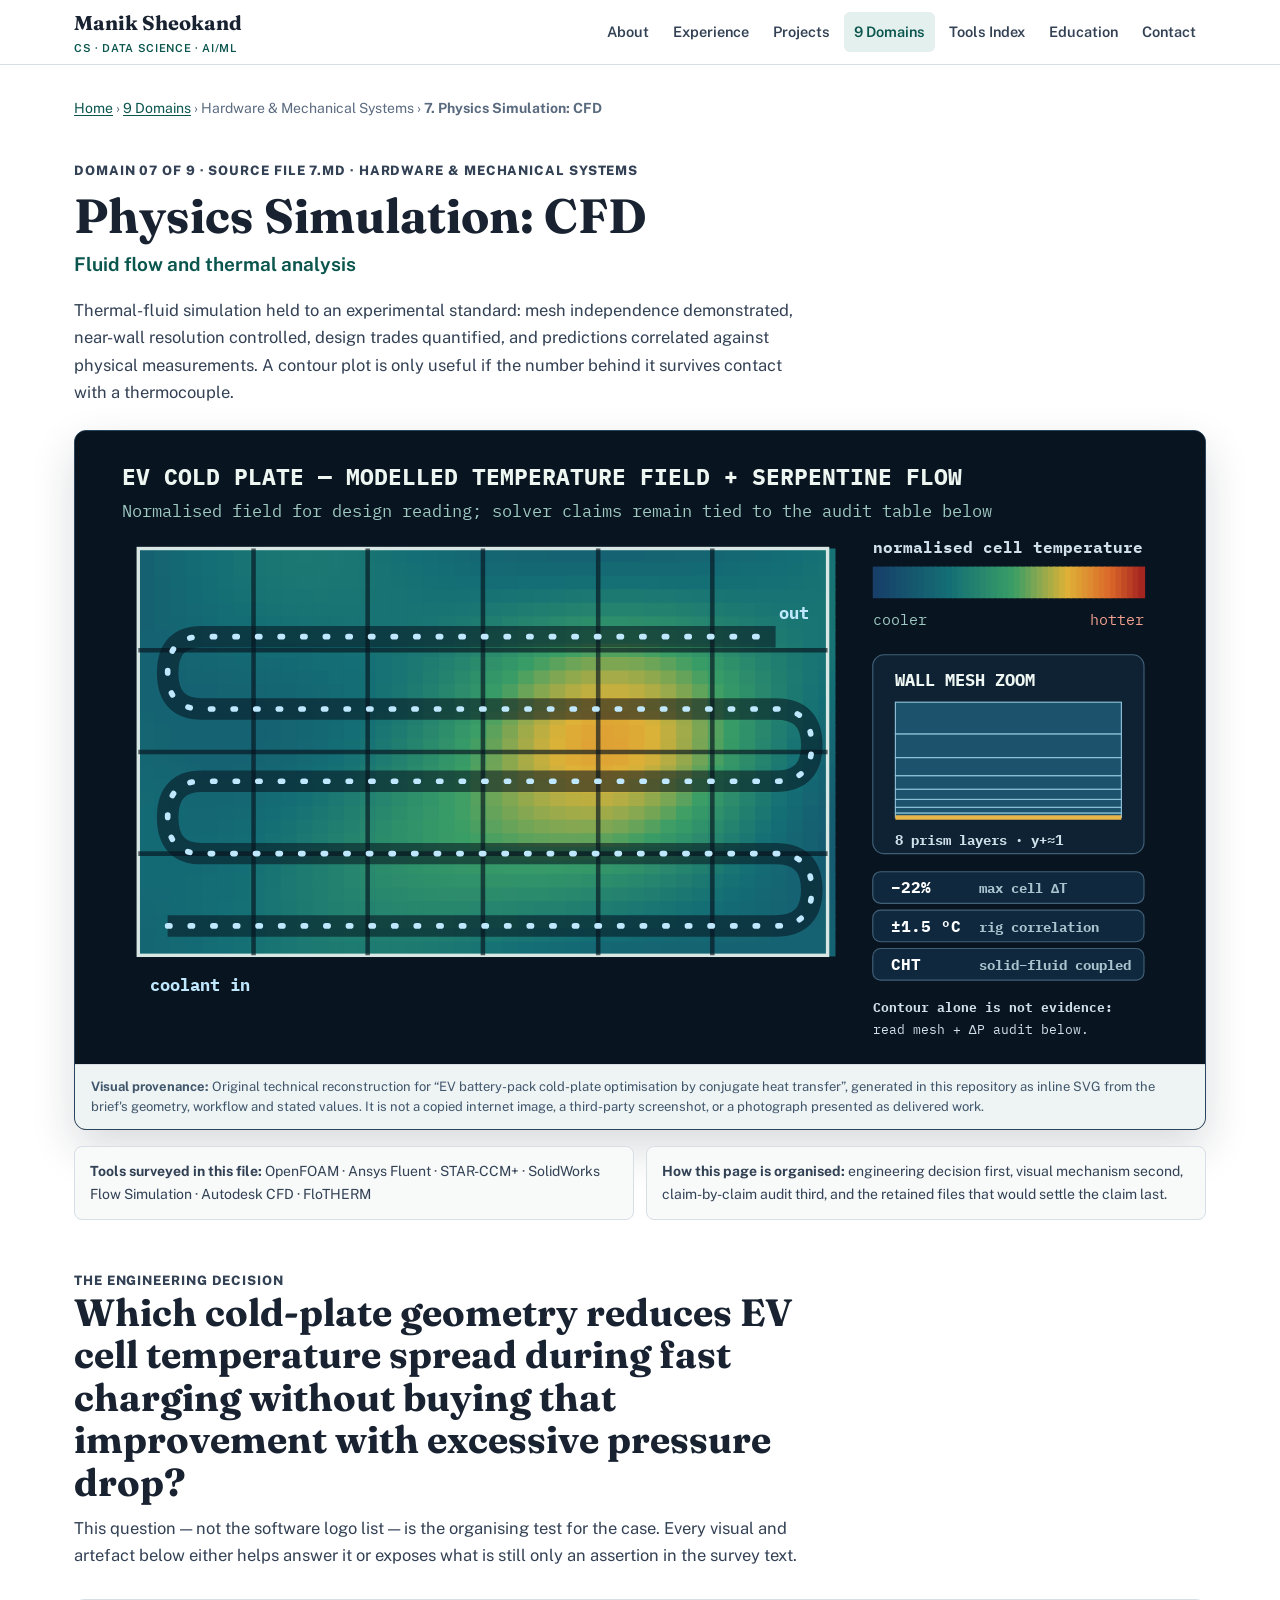
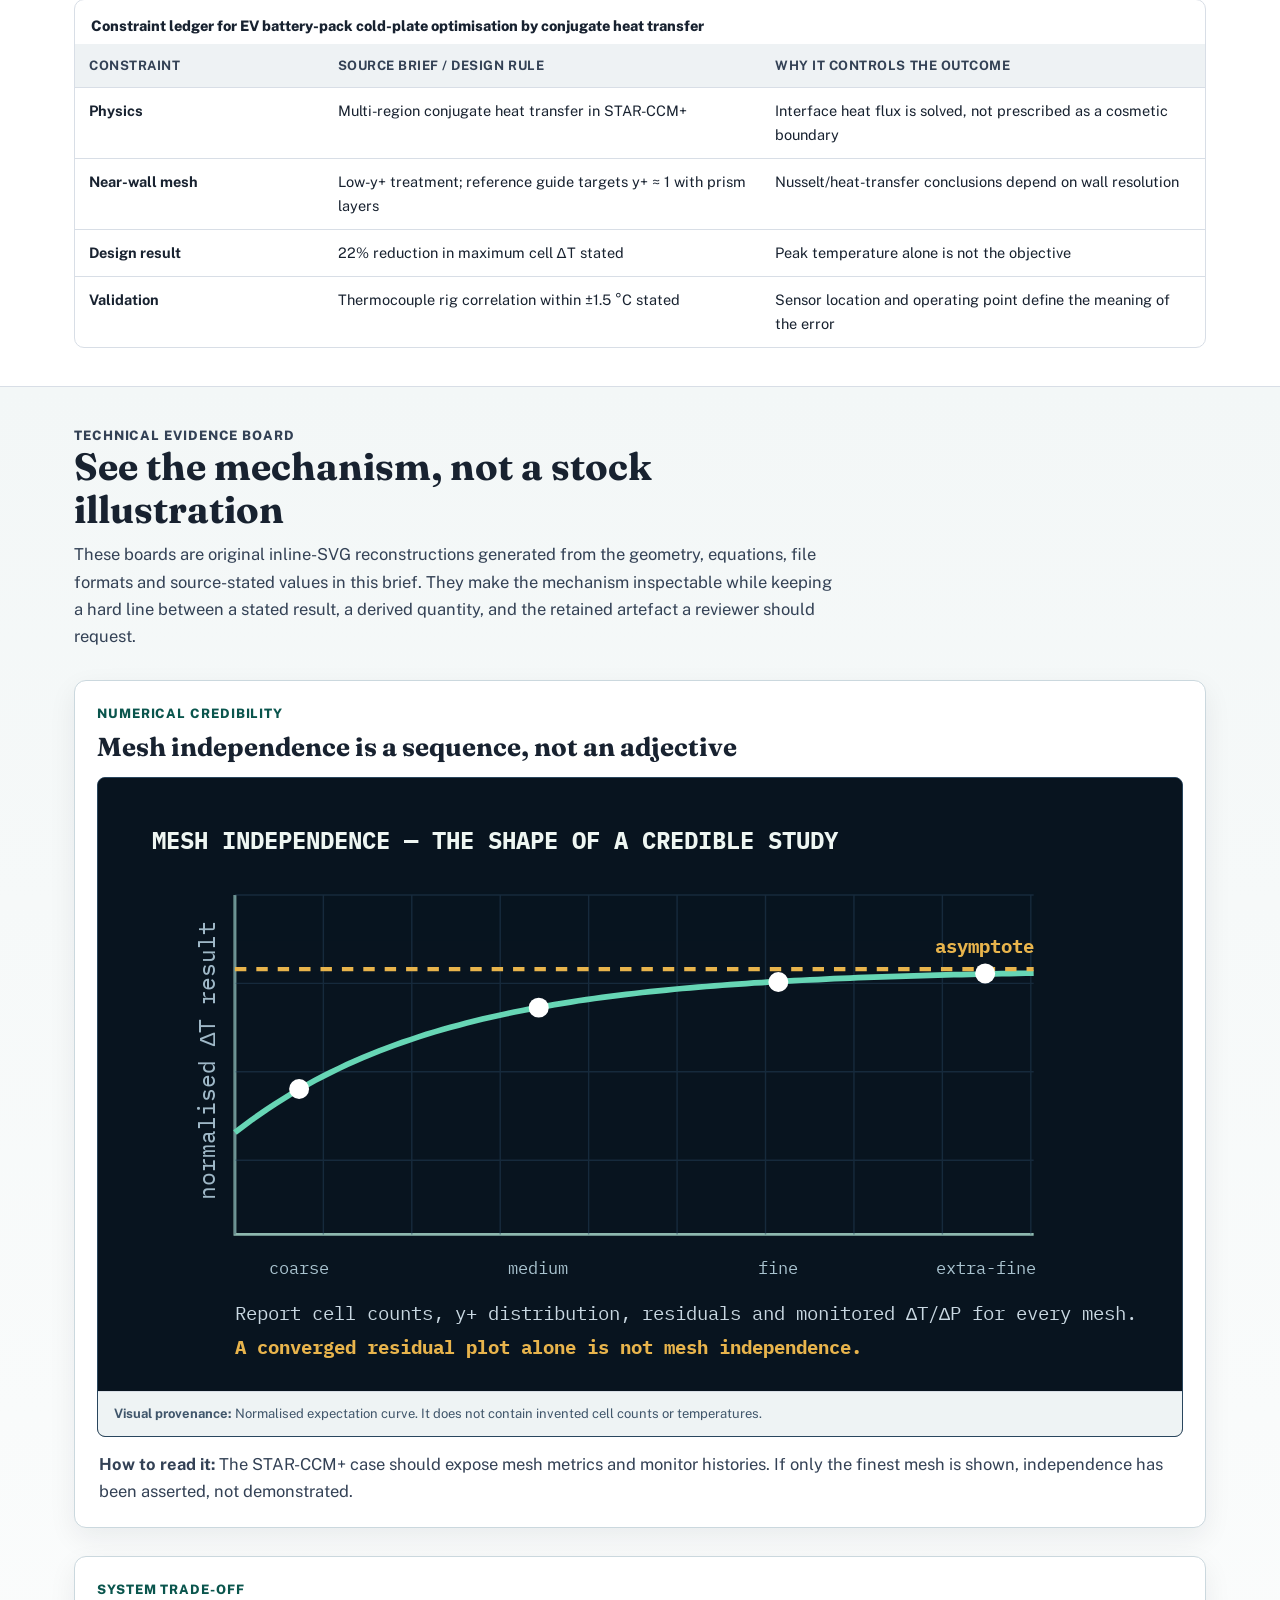
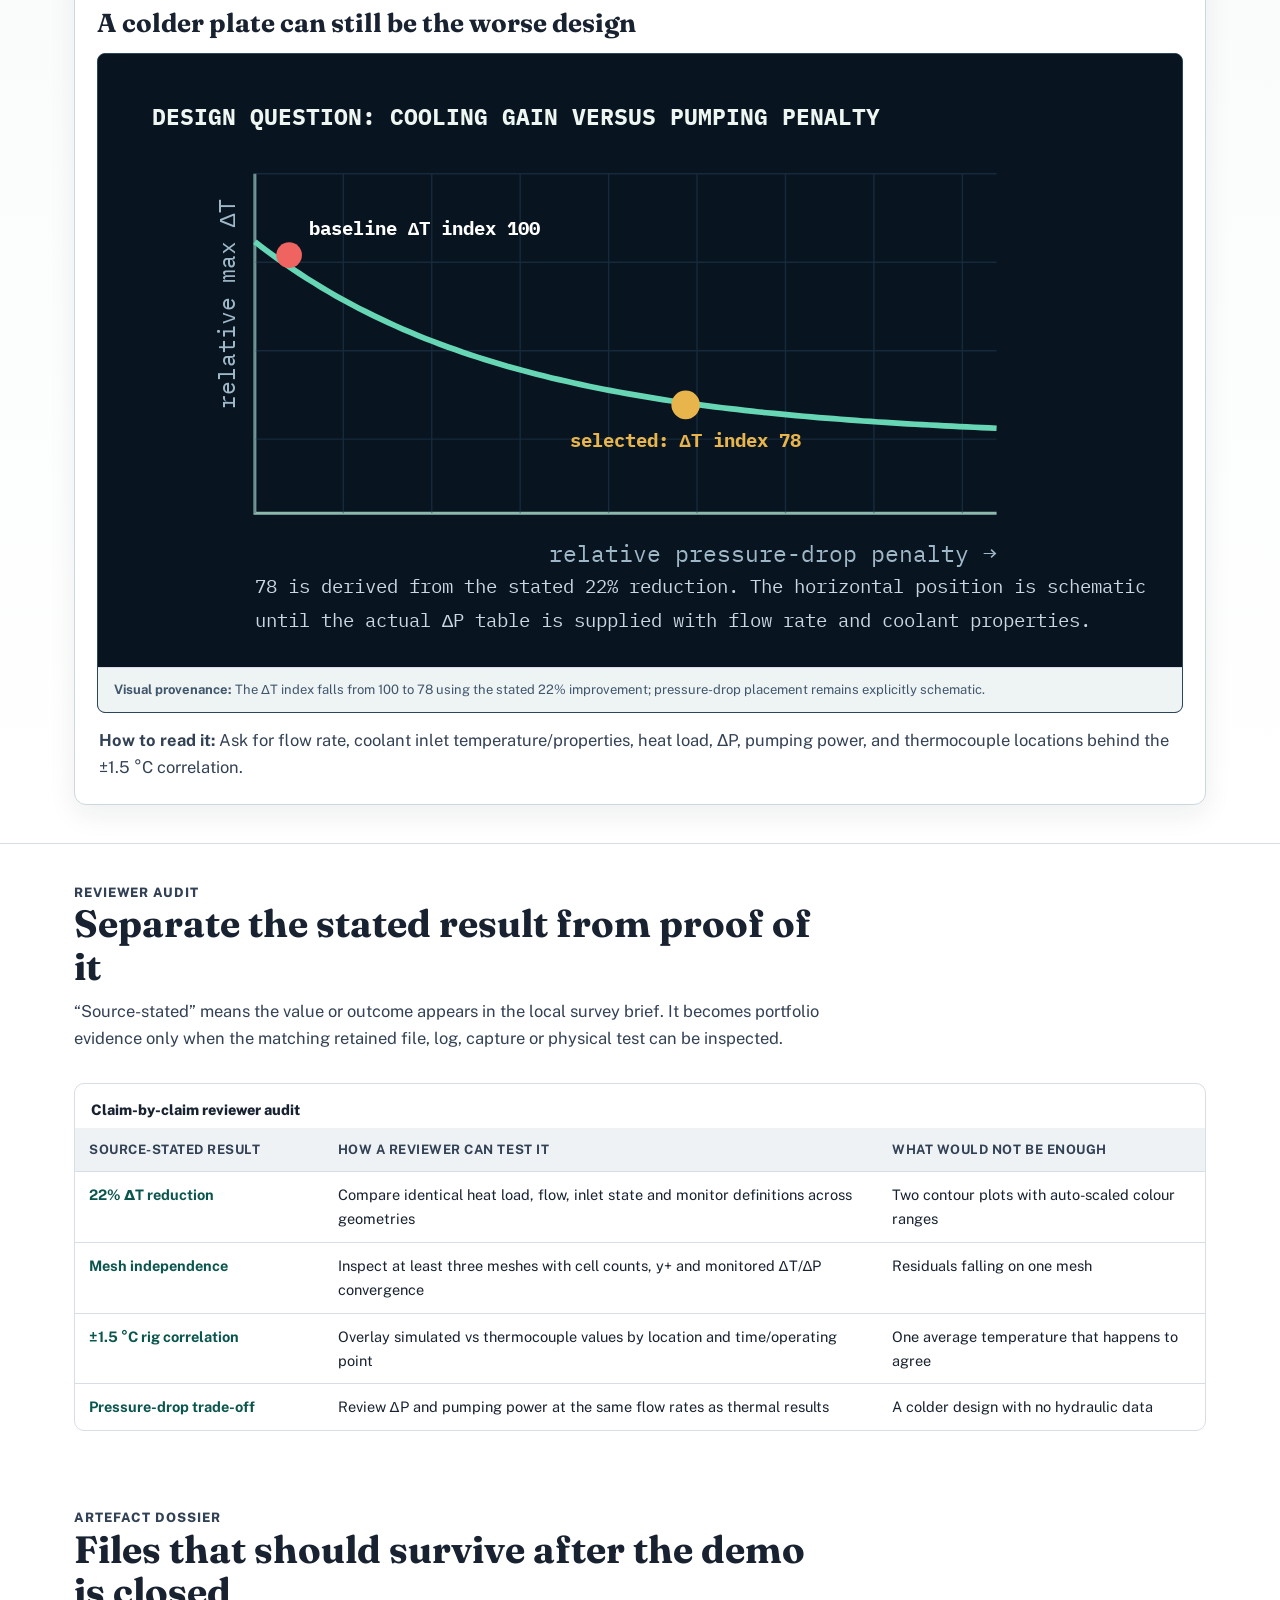
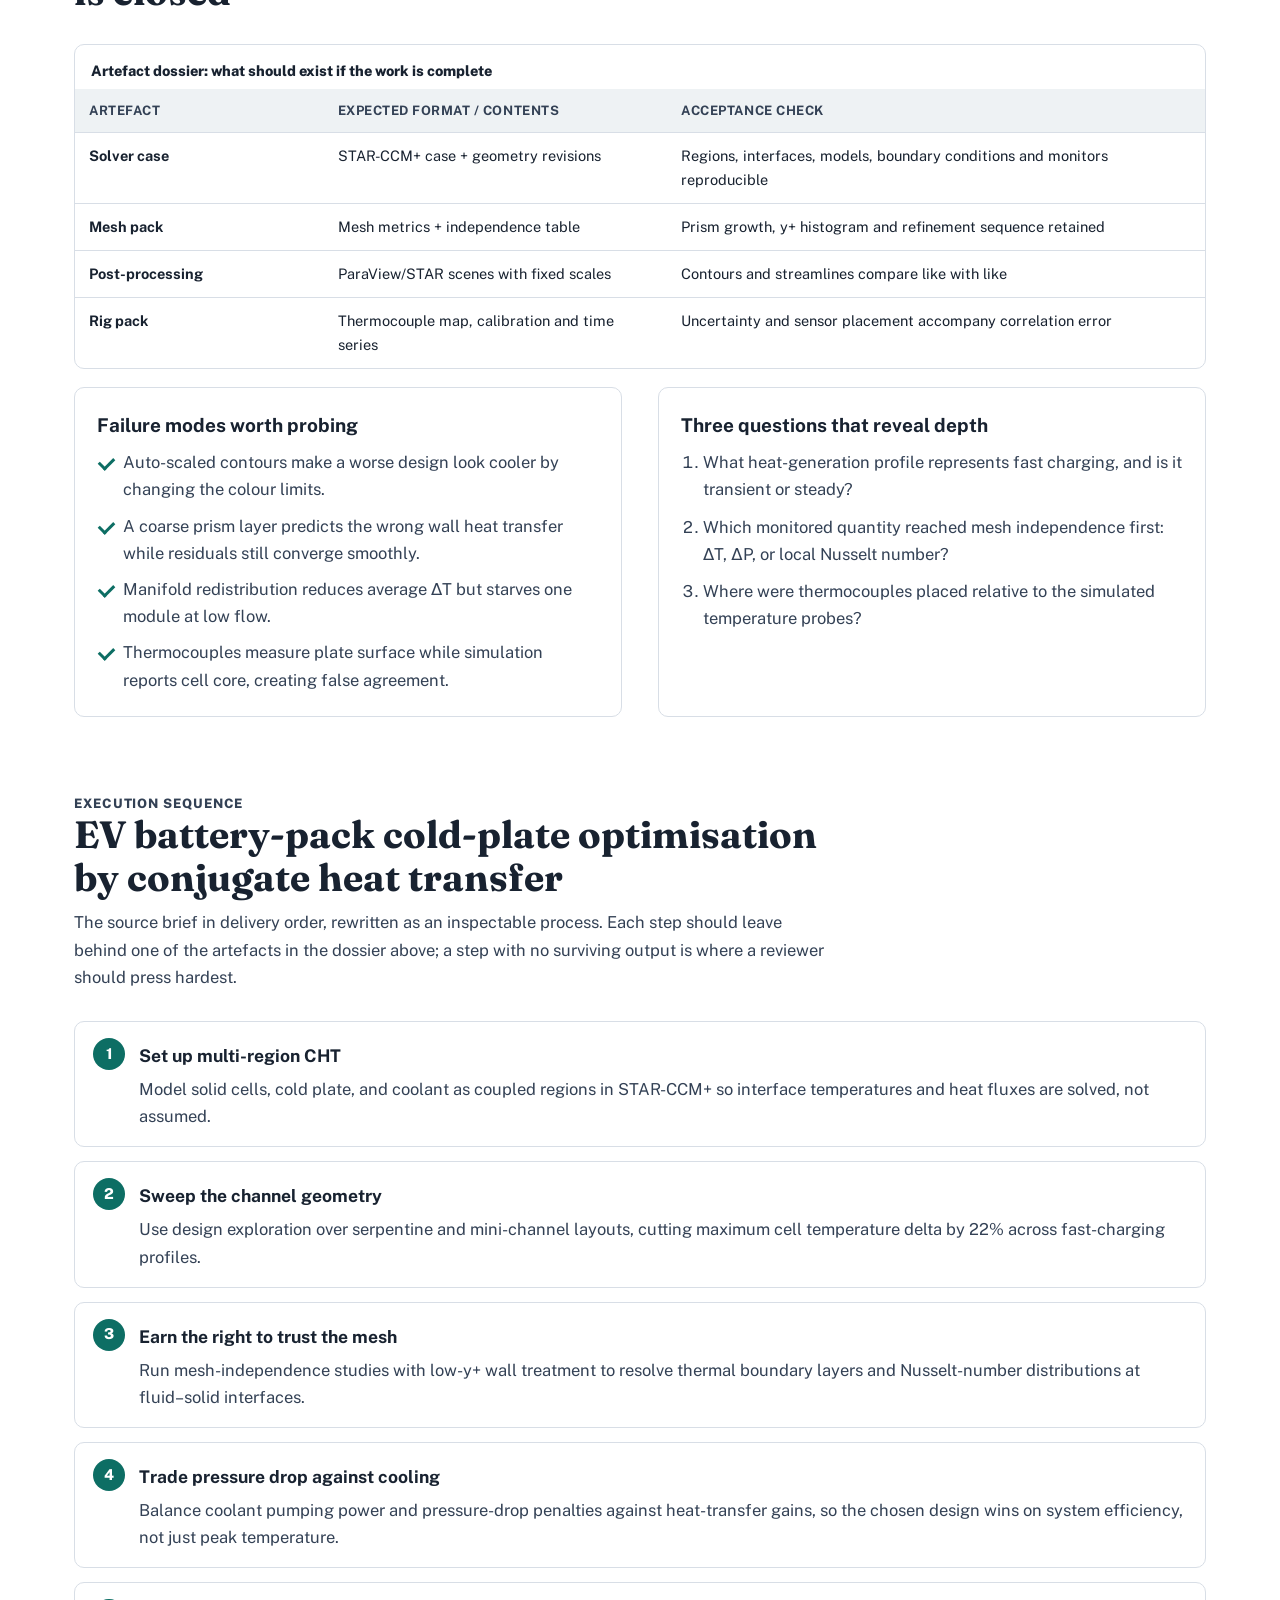
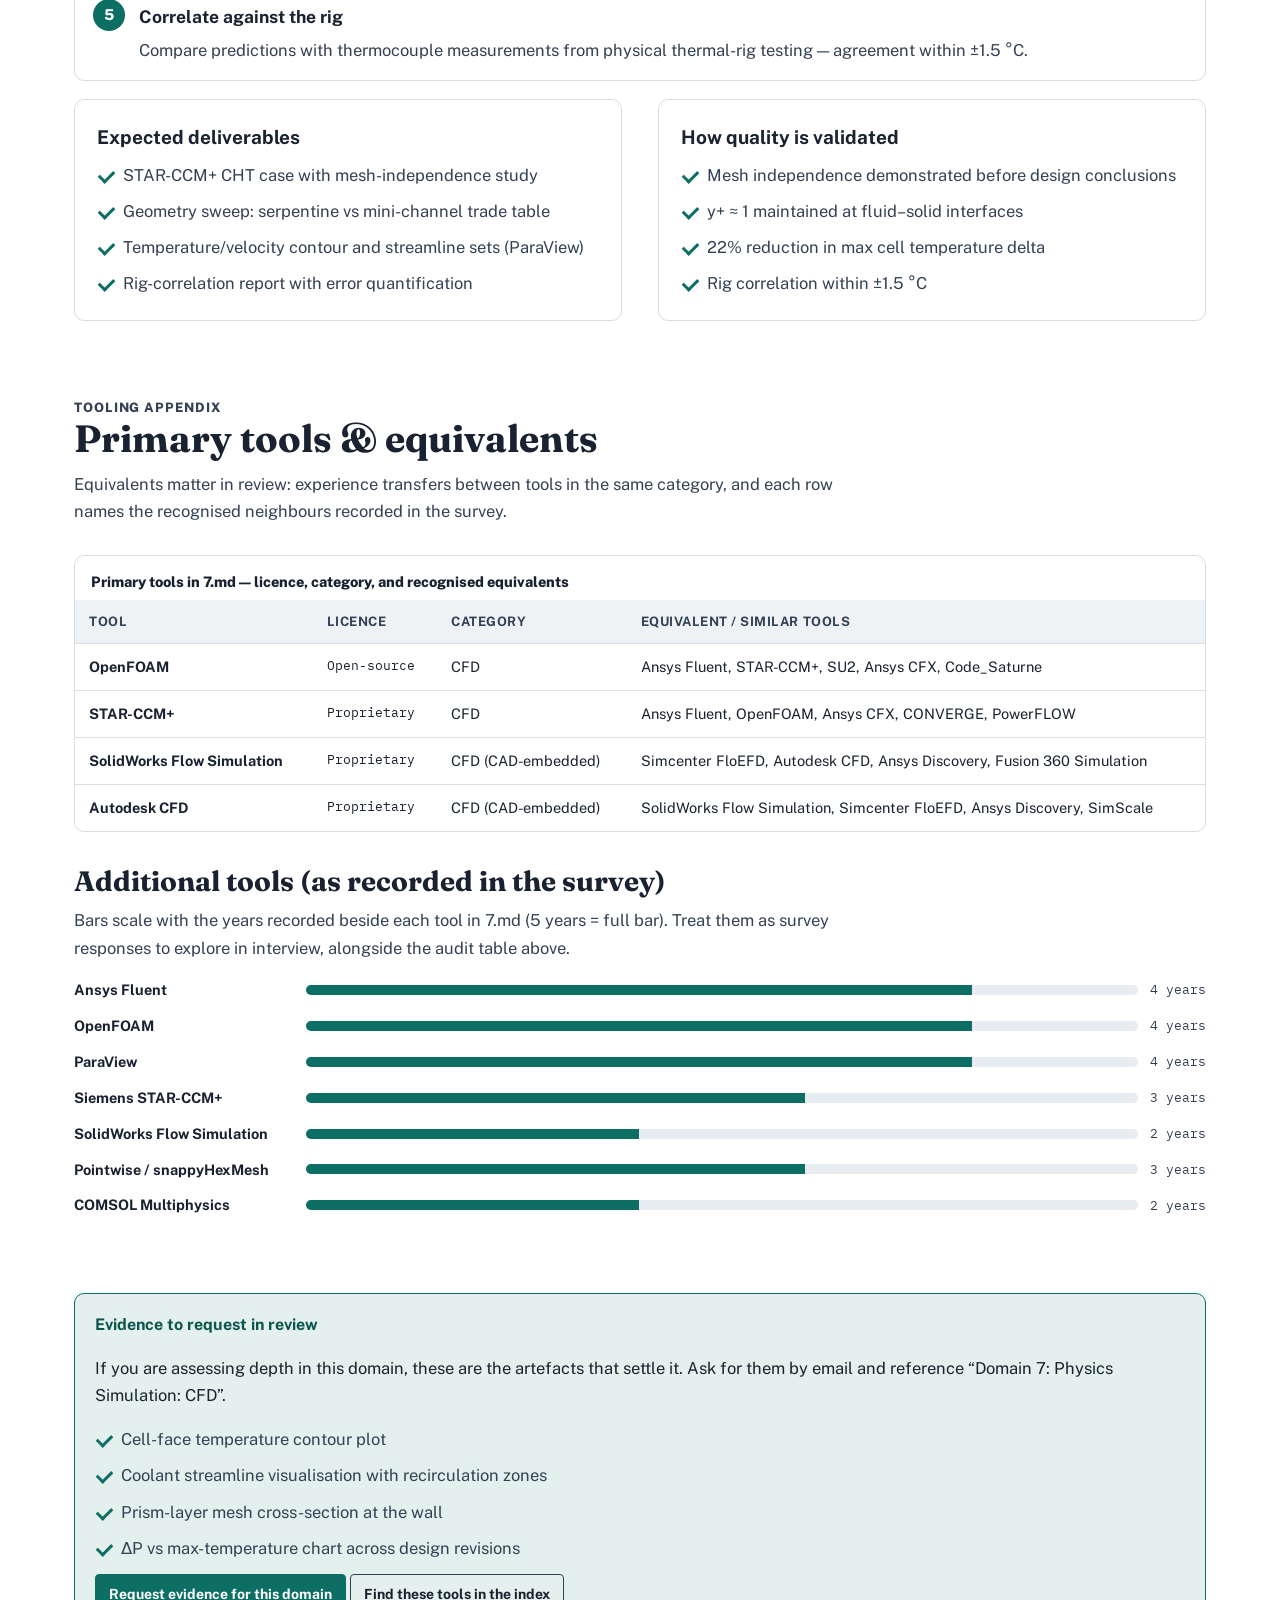
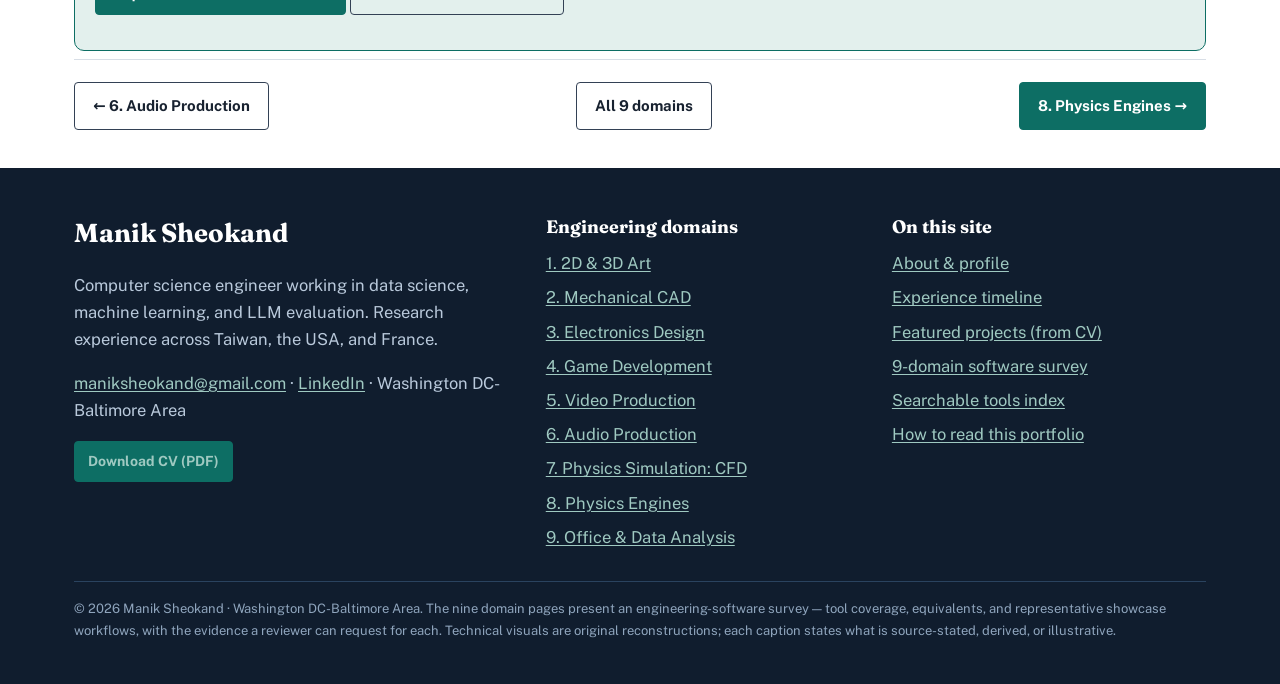
<file: domains/cfd-simulation.html>
<!DOCTYPE html>
<html lang="en">
<head>
<meta charset="utf-8">
<meta name="viewport" content="width=device-width, initial-scale=1">
<title>7. Physics Simulation: CFD — Manik Sheokand Portfolio</title>
<meta name="description" content="Conjugate heat-transfer CFD for an EV battery cold plate in STAR-CCM+: mesh-independent, y+ ≈ 1, design-swept, and correlated to rig data within ±1.5 °C.">
<meta property="og:title" content="7. Physics Simulation: CFD — Manik Sheokand Portfolio">
<meta property="og:description" content="Conjugate heat-transfer CFD for an EV battery cold plate in STAR-CCM+: mesh-independent, y+ ≈ 1, design-swept, and correlated to rig data within ±1.5 °C.">
<meta property="og:type" content="website">
<link rel="icon" href="../assets/favicon.svg" type="image/svg+xml">
<link rel="preconnect" href="https://fonts.googleapis.com">
<link rel="preconnect" href="https://fonts.gstatic.com" crossorigin>
<link href="https://fonts.googleapis.com/css2?family=Fraunces:opsz,wght@9..144,600;9..144,700&amp;family=IBM+Plex+Mono:wght@400;700&amp;family=Public+Sans:wght@400;600;700;800&amp;display=swap" rel="stylesheet">
<link rel="stylesheet" href="../assets/css/style.css">
</head>
<body><a class="skip" href="#main">Skip to content</a>
<header class="site-header"><div class="wrap header-in">
<a class="brand" href="../index.html">Manik Sheokand<small>CS · Data Science · AI/ML</small></a>
<button class="nav-toggle" aria-expanded="false" aria-label="Toggle navigation">Menu</button>
<nav class="main-nav" aria-label="Main">
<a href="../index.html#about">About</a>
<a href="../index.html#experience">Experience</a>
<a href="../index.html#projects">Projects</a>
<a href="../index.html#domains" aria-current="page">9 Domains</a>
<a href="../tools.html">Tools Index</a>
<a href="../index.html#education">Education</a>
<a href="../index.html#contact">Contact</a>
</nav></div></header>
<main id="main"><div class="wrap">
<p class="crumbs"><a href="../index.html">Home</a> › <a href="../index.html#domains">9 Domains</a> › Hardware &amp; Mechanical Systems › <strong>7. Physics Simulation: CFD</strong></p>
<div class="page-hero case-hero-copy">
<p class="kicker">Domain 07 of 9 · Source file 7.md · Hardware &amp; Mechanical Systems</p>
<h1>Physics Simulation: CFD</h1><p class="focus">Fluid flow and thermal analysis</p><p>Thermal-fluid simulation held to an experimental standard: mesh independence demonstrated, near-wall resolution controlled, design trades quantified, and predictions correlated against physical measurements. A contour plot is only useful if the number behind it survives contact with a thermocouple.</p>
<figure class="case-hero" data-case-visual="cfd-simulation"><svg role="img" aria-label="Original modelled thermal field and serpentine flow diagram for an EV battery cold plate with wall mesh zoom" viewBox="0 0 1000 560" width="100%" height="auto" xmlns="http://www.w3.org/2000/svg"><rect width="1000" height="560" fill="#08141f"/><text x="42" y="48" font-size="20" fill="#eef6f2" font-weight="800" text-anchor="start" class="">EV COLD PLATE — MODELLED TEMPERATURE FIELD + SERPENTINE FLOW</text><text x="42" y="76" font-size="15" fill="#9fc9c1" font-weight="400" text-anchor="start" class="">Normalised field for design reading; solver claims remain tied to the audit table below</text><rect x="56" y="104" width="15" height="13" fill="#156172"/><rect x="70" y="104" width="15" height="13" fill="#156572"/><rect x="84" y="104" width="15" height="13" fill="#146873"/><rect x="98" y="104" width="15" height="13" fill="#146b74"/><rect x="112" y="104" width="15" height="13" fill="#146e75"/><rect x="126" y="104" width="15" height="13" fill="#157075"/><rect x="140" y="104" width="15" height="13" fill="#177374"/><rect x="154" y="104" width="15" height="13" fill="#197573"/><rect x="168" y="104" width="15" height="13" fill="#1a7673"/><rect x="182" y="104" width="15" height="13" fill="#1b7772"/><rect x="196" y="104" width="15" height="13" fill="#1b7872"/><rect x="210" y="104" width="15" height="13" fill="#1b7772"/><rect x="224" y="104" width="15" height="13" fill="#1a7773"/><rect x="238" y="104" width="15" height="13" fill="#197673"/><rect x="252" y="104" width="15" height="13" fill="#187473"/><rect x="266" y="104" width="15" height="13" fill="#177274"/><rect x="280" y="104" width="15" height="13" fill="#157075"/><rect x="294" y="104" width="15" height="13" fill="#146e75"/><rect x="308" y="104" width="15" height="13" fill="#146d74"/><rect x="322" y="104" width="15" height="13" fill="#146b74"/><rect x="336" y="104" width="15" height="13" fill="#146973"/><rect x="350" y="104" width="15" height="13" fill="#146773"/><rect x="364" y="104" width="15" height="13" fill="#156673"/><rect x="378" y="104" width="15" height="13" fill="#156573"/><rect x="392" y="104" width="15" height="13" fill="#156472"/><rect x="406" y="104" width="15" height="13" fill="#156472"/><rect x="420" y="104" width="15" height="13" fill="#156372"/><rect x="434" y="104" width="15" height="13" fill="#156372"/><rect x="448" y="104" width="15" height="13" fill="#156372"/><rect x="462" y="104" width="15" height="13" fill="#156372"/><rect x="476" y="104" width="15" height="13" fill="#156372"/><rect x="490" y="104" width="15" height="13" fill="#156372"/><rect x="504" y="104" width="15" height="13" fill="#156472"/><rect x="518" y="104" width="15" height="13" fill="#156472"/><rect x="532" y="104" width="15" height="13" fill="#156572"/><rect x="546" y="104" width="15" height="13" fill="#156573"/><rect x="560" y="104" width="15" height="13" fill="#156673"/><rect x="574" y="104" width="15" height="13" fill="#146873"/><rect x="588" y="104" width="15" height="13" fill="#146973"/><rect x="602" y="104" width="15" height="13" fill="#146a74"/><rect x="616" y="104" width="15" height="13" fill="#146c74"/><rect x="630" y="104" width="15" height="13" fill="#146e75"/><rect x="644" y="104" width="15" height="13" fill="#157075"/><rect x="658" y="104" width="15" height="13" fill="#167274"/><rect x="56" y="116" width="15" height="13" fill="#156172"/><rect x="70" y="116" width="15" height="13" fill="#156572"/><rect x="84" y="116" width="15" height="13" fill="#146873"/><rect x="98" y="116" width="15" height="13" fill="#146b74"/><rect x="112" y="116" width="15" height="13" fill="#146e75"/><rect x="126" y="116" width="15" height="13" fill="#157075"/><rect x="140" y="116" width="15" height="13" fill="#177374"/><rect x="154" y="116" width="15" height="13" fill="#197573"/><rect x="168" y="116" width="15" height="13" fill="#1a7673"/><rect x="182" y="116" width="15" height="13" fill="#1a7772"/><rect x="196" y="116" width="15" height="13" fill="#1b7772"/><rect x="210" y="116" width="15" height="13" fill="#1b7772"/><rect x="224" y="116" width="15" height="13" fill="#1a7773"/><rect x="238" y="116" width="15" height="13" fill="#1a7673"/><rect x="252" y="116" width="15" height="13" fill="#197573"/><rect x="266" y="116" width="15" height="13" fill="#177374"/><rect x="280" y="116" width="15" height="13" fill="#167174"/><rect x="294" y="116" width="15" height="13" fill="#147075"/><rect x="308" y="116" width="15" height="13" fill="#146e75"/><rect x="322" y="116" width="15" height="13" fill="#146d74"/><rect x="336" y="116" width="15" height="13" fill="#146b74"/><rect x="350" y="116" width="15" height="13" fill="#146a74"/><rect x="364" y="116" width="15" height="13" fill="#146974"/><rect x="378" y="116" width="15" height="13" fill="#146973"/><rect x="392" y="116" width="15" height="13" fill="#146873"/><rect x="406" y="116" width="15" height="13" fill="#146873"/><rect x="420" y="116" width="15" height="13" fill="#146873"/><rect x="434" y="116" width="15" height="13" fill="#146873"/><rect x="448" y="116" width="15" height="13" fill="#146873"/><rect x="462" y="116" width="15" height="13" fill="#146973"/><rect x="476" y="116" width="15" height="13" fill="#146973"/><rect x="490" y="116" width="15" height="13" fill="#146973"/><rect x="504" y="116" width="15" height="13" fill="#146973"/><rect x="518" y="116" width="15" height="13" fill="#146974"/><rect x="532" y="116" width="15" height="13" fill="#146974"/><rect x="546" y="116" width="15" height="13" fill="#146a74"/><rect x="560" y="116" width="15" height="13" fill="#146a74"/><rect x="574" y="116" width="15" height="13" fill="#146b74"/><rect x="588" y="116" width="15" height="13" fill="#146c74"/><rect x="602" y="116" width="15" height="13" fill="#146d74"/><rect x="616" y="116" width="15" height="13" fill="#146e75"/><rect x="630" y="116" width="15" height="13" fill="#146f75"/><rect x="644" y="116" width="15" height="13" fill="#167174"/><rect x="658" y="116" width="15" height="13" fill="#177374"/><rect x="56" y="128" width="15" height="13" fill="#156172"/><rect x="70" y="128" width="15" height="13" fill="#156472"/><rect x="84" y="128" width="15" height="13" fill="#146873"/><rect x="98" y="128" width="15" height="13" fill="#146a74"/><rect x="112" y="128" width="15" height="13" fill="#146d75"/><rect x="126" y="128" width="15" height="13" fill="#147075"/><rect x="140" y="128" width="15" height="13" fill="#167274"/><rect x="154" y="128" width="15" height="13" fill="#187473"/><rect x="168" y="128" width="15" height="13" fill="#197573"/><rect x="182" y="128" width="15" height="13" fill="#1a7673"/><rect x="196" y="128" width="15" height="13" fill="#1a7773"/><rect x="210" y="128" width="15" height="13" fill="#1a7773"/><rect x="224" y="128" width="15" height="13" fill="#1a7673"/><rect x="238" y="128" width="15" height="13" fill="#197673"/><rect x="252" y="128" width="15" height="13" fill="#197573"/><rect x="266" y="128" width="15" height="13" fill="#187374"/><rect x="280" y="128" width="15" height="13" fill="#177274"/><rect x="294" y="128" width="15" height="13" fill="#157174"/><rect x="308" y="128" width="15" height="13" fill="#147075"/><rect x="322" y="128" width="15" height="13" fill="#146f75"/><rect x="336" y="128" width="15" height="13" fill="#146e75"/><rect x="350" y="128" width="15" height="13" fill="#146e75"/><rect x="364" y="128" width="15" height="13" fill="#146d75"/><rect x="378" y="128" width="15" height="13" fill="#146d75"/><rect x="392" y="128" width="15" height="13" fill="#146e75"/><rect x="406" y="128" width="15" height="13" fill="#146e75"/><rect x="420" y="128" width="15" height="13" fill="#146e75"/><rect x="434" y="128" width="15" height="13" fill="#146f75"/><rect x="448" y="128" width="15" height="13" fill="#146f75"/><rect x="462" y="128" width="15" height="13" fill="#147075"/><rect x="476" y="128" width="15" height="13" fill="#157075"/><rect x="490" y="128" width="15" height="13" fill="#157075"/><rect x="504" y="128" width="15" height="13" fill="#157075"/><rect x="518" y="128" width="15" height="13" fill="#146f75"/><rect x="532" y="128" width="15" height="13" fill="#146f75"/><rect x="546" y="128" width="15" height="13" fill="#146f75"/><rect x="560" y="128" width="15" height="13" fill="#146f75"/><rect x="574" y="128" width="15" height="13" fill="#146f75"/><rect x="588" y="128" width="15" height="13" fill="#146f75"/><rect x="602" y="128" width="15" height="13" fill="#147075"/><rect x="616" y="128" width="15" height="13" fill="#157075"/><rect x="630" y="128" width="15" height="13" fill="#167174"/><rect x="644" y="128" width="15" height="13" fill="#177274"/><rect x="658" y="128" width="15" height="13" fill="#177374"/><rect x="56" y="140" width="15" height="13" fill="#156172"/><rect x="70" y="140" width="15" height="13" fill="#156472"/><rect x="84" y="140" width="15" height="13" fill="#146773"/><rect x="98" y="140" width="15" height="13" fill="#146a74"/><rect x="112" y="140" width="15" height="13" fill="#146c74"/><rect x="126" y="140" width="15" height="13" fill="#146f75"/><rect x="140" y="140" width="15" height="13" fill="#157174"/><rect x="154" y="140" width="15" height="13" fill="#177374"/><rect x="168" y="140" width="15" height="13" fill="#187473"/><rect x="182" y="140" width="15" height="13" fill="#197573"/><rect x="196" y="140" width="15" height="13" fill="#197573"/><rect x="210" y="140" width="15" height="13" fill="#197673"/><rect x="224" y="140" width="15" height="13" fill="#197573"/><rect x="238" y="140" width="15" height="13" fill="#197573"/><rect x="252" y="140" width="15" height="13" fill="#187473"/><rect x="266" y="140" width="15" height="13" fill="#187374"/><rect x="280" y="140" width="15" height="13" fill="#177374"/><rect x="294" y="140" width="15" height="13" fill="#167274"/><rect x="308" y="140" width="15" height="13" fill="#167174"/><rect x="322" y="140" width="15" height="13" fill="#167174"/><rect x="336" y="140" width="15" height="13" fill="#167174"/><rect x="350" y="140" width="15" height="13" fill="#167274"/><rect x="364" y="140" width="15" height="13" fill="#177274"/><rect x="378" y="140" width="15" height="13" fill="#177374"/><rect x="392" y="140" width="15" height="13" fill="#187473"/><rect x="406" y="140" width="15" height="13" fill="#197573"/><rect x="420" y="140" width="15" height="13" fill="#1a7673"/><rect x="434" y="140" width="15" height="13" fill="#1b7772"/><rect x="448" y="140" width="15" height="13" fill="#1b7872"/><rect x="462" y="140" width="15" height="13" fill="#1c7972"/><rect x="476" y="140" width="15" height="13" fill="#1c7972"/><rect x="490" y="140" width="15" height="13" fill="#1c7972"/><rect x="504" y="140" width="15" height="13" fill="#1c7872"/><rect x="518" y="140" width="15" height="13" fill="#1b7872"/><rect x="532" y="140" width="15" height="13" fill="#1a7773"/><rect x="546" y="140" width="15" height="13" fill="#197673"/><rect x="560" y="140" width="15" height="13" fill="#197573"/><rect x="574" y="140" width="15" height="13" fill="#187473"/><rect x="588" y="140" width="15" height="13" fill="#177374"/><rect x="602" y="140" width="15" height="13" fill="#177374"/><rect x="616" y="140" width="15" height="13" fill="#177374"/><rect x="630" y="140" width="15" height="13" fill="#177374"/><rect x="644" y="140" width="15" height="13" fill="#177374"/><rect x="658" y="140" width="15" height="13" fill="#187473"/><rect x="56" y="152" width="15" height="13" fill="#156172"/><rect x="70" y="152" width="15" height="13" fill="#156472"/><rect x="84" y="152" width="15" height="13" fill="#156773"/><rect x="98" y="152" width="15" height="13" fill="#146974"/><rect x="112" y="152" width="15" height="13" fill="#146b74"/><rect x="126" y="152" width="15" height="13" fill="#146d75"/><rect x="140" y="152" width="15" height="13" fill="#146f75"/><rect x="154" y="152" width="15" height="13" fill="#167174"/><rect x="168" y="152" width="15" height="13" fill="#177274"/><rect x="182" y="152" width="15" height="13" fill="#177374"/><rect x="196" y="152" width="15" height="13" fill="#187473"/><rect x="210" y="152" width="15" height="13" fill="#187473"/><rect x="224" y="152" width="15" height="13" fill="#187473"/><rect x="238" y="152" width="15" height="13" fill="#187473"/><rect x="252" y="152" width="15" height="13" fill="#187474"/><rect x="266" y="152" width="15" height="13" fill="#187374"/><rect x="280" y="152" width="15" height="13" fill="#177374"/><rect x="294" y="152" width="15" height="13" fill="#177374"/><rect x="308" y="152" width="15" height="13" fill="#187374"/><rect x="322" y="152" width="15" height="13" fill="#187473"/><rect x="336" y="152" width="15" height="13" fill="#197573"/><rect x="350" y="152" width="15" height="13" fill="#1a7673"/><rect x="364" y="152" width="15" height="13" fill="#1b7872"/><rect x="378" y="152" width="15" height="13" fill="#1d7a72"/><rect x="392" y="152" width="15" height="13" fill="#1e7c71"/><rect x="406" y="152" width="15" height="13" fill="#207e70"/><rect x="420" y="152" width="15" height="13" fill="#217f70"/><rect x="434" y="152" width="15" height="13" fill="#23816f"/><rect x="448" y="152" width="15" height="13" fill="#24826f"/><rect x="462" y="152" width="15" height="13" fill="#24836f"/><rect x="476" y="152" width="15" height="13" fill="#24836f"/><rect x="490" y="152" width="15" height="13" fill="#24836f"/><rect x="504" y="152" width="15" height="13" fill="#23826f"/><rect x="518" y="152" width="15" height="13" fill="#22816f"/><rect x="532" y="152" width="15" height="13" fill="#217f70"/><rect x="546" y="152" width="15" height="13" fill="#1f7d71"/><rect x="560" y="152" width="15" height="13" fill="#1e7b71"/><rect x="574" y="152" width="15" height="13" fill="#1c7972"/><rect x="588" y="152" width="15" height="13" fill="#1b7872"/><rect x="602" y="152" width="15" height="13" fill="#1a7673"/><rect x="616" y="152" width="15" height="13" fill="#197573"/><rect x="630" y="152" width="15" height="13" fill="#187573"/><rect x="644" y="152" width="15" height="13" fill="#187473"/><rect x="658" y="152" width="15" height="13" fill="#187473"/><rect x="56" y="164" width="15" height="13" fill="#156172"/><rect x="70" y="164" width="15" height="13" fill="#156472"/><rect x="84" y="164" width="15" height="13" fill="#156673"/><rect x="98" y="164" width="15" height="13" fill="#146873"/><rect x="112" y="164" width="15" height="13" fill="#146a74"/><rect x="126" y="164" width="15" height="13" fill="#146c74"/><rect x="140" y="164" width="15" height="13" fill="#146d75"/><rect x="154" y="164" width="15" height="13" fill="#146f75"/><rect x="168" y="164" width="15" height="13" fill="#157075"/><rect x="182" y="164" width="15" height="13" fill="#167174"/><rect x="196" y="164" width="15" height="13" fill="#167274"/><rect x="210" y="164" width="15" height="13" fill="#177274"/><rect x="224" y="164" width="15" height="13" fill="#177274"/><rect x="238" y="164" width="15" height="13" fill="#177374"/><rect x="252" y="164" width="15" height="13" fill="#177374"/><rect x="266" y="164" width="15" height="13" fill="#177374"/><rect x="280" y="164" width="15" height="13" fill="#187474"/><rect x="294" y="164" width="15" height="13" fill="#187473"/><rect x="308" y="164" width="15" height="13" fill="#197573"/><rect x="322" y="164" width="15" height="13" fill="#1a7772"/><rect x="336" y="164" width="15" height="13" fill="#1c7972"/><rect x="350" y="164" width="15" height="13" fill="#1e7b71"/><rect x="364" y="164" width="15" height="13" fill="#207e70"/><rect x="378" y="164" width="15" height="13" fill="#22816f"/><rect x="392" y="164" width="15" height="13" fill="#25846e"/><rect x="406" y="164" width="15" height="13" fill="#27866e"/><rect x="420" y="164" width="15" height="13" fill="#29896d"/><rect x="434" y="164" width="15" height="13" fill="#2b8b6c"/><rect x="448" y="164" width="15" height="13" fill="#2c8d6b"/><rect x="462" y="164" width="15" height="13" fill="#2d8e6b"/><rect x="476" y="164" width="15" height="13" fill="#2d8e6b"/><rect x="490" y="164" width="15" height="13" fill="#2d8d6b"/><rect x="504" y="164" width="15" height="13" fill="#2b8c6c"/><rect x="518" y="164" width="15" height="13" fill="#2a8a6c"/><rect x="532" y="164" width="15" height="13" fill="#28886d"/><rect x="546" y="164" width="15" height="13" fill="#26856e"/><rect x="560" y="164" width="15" height="13" fill="#23826f"/><rect x="574" y="164" width="15" height="13" fill="#217f70"/><rect x="588" y="164" width="15" height="13" fill="#1f7c71"/><rect x="602" y="164" width="15" height="13" fill="#1d7a72"/><rect x="616" y="164" width="15" height="13" fill="#1b7872"/><rect x="630" y="164" width="15" height="13" fill="#1a7673"/><rect x="644" y="164" width="15" height="13" fill="#197573"/><rect x="658" y="164" width="15" height="13" fill="#187473"/><rect x="56" y="176" width="15" height="13" fill="#156272"/><rect x="70" y="176" width="15" height="13" fill="#156372"/><rect x="84" y="176" width="15" height="13" fill="#156573"/><rect x="98" y="176" width="15" height="13" fill="#146773"/><rect x="112" y="176" width="15" height="13" fill="#146973"/><rect x="126" y="176" width="15" height="13" fill="#146a74"/><rect x="140" y="176" width="15" height="13" fill="#146c74"/><rect x="154" y="176" width="15" height="13" fill="#146d74"/><rect x="168" y="176" width="15" height="13" fill="#146e75"/><rect x="182" y="176" width="15" height="13" fill="#146f75"/><rect x="196" y="176" width="15" height="13" fill="#146f75"/><rect x="210" y="176" width="15" height="13" fill="#157075"/><rect x="224" y="176" width="15" height="13" fill="#157175"/><rect x="238" y="176" width="15" height="13" fill="#167174"/><rect x="252" y="176" width="15" height="13" fill="#167274"/><rect x="266" y="176" width="15" height="13" fill="#177374"/><rect x="280" y="176" width="15" height="13" fill="#187473"/><rect x="294" y="176" width="15" height="13" fill="#197573"/><rect x="308" y="176" width="15" height="13" fill="#1b7772"/><rect x="322" y="176" width="15" height="13" fill="#1d7a72"/><rect x="336" y="176" width="15" height="13" fill="#1f7d71"/><rect x="350" y="176" width="15" height="13" fill="#228070"/><rect x="364" y="176" width="15" height="13" fill="#25846e"/><rect x="378" y="176" width="15" height="13" fill="#28886d"/><rect x="392" y="176" width="15" height="13" fill="#2b8c6c"/><rect x="406" y="176" width="15" height="13" fill="#2e8f6b"/><rect x="420" y="176" width="15" height="13" fill="#31936a"/><rect x="434" y="176" width="15" height="13" fill="#339669"/><rect x="448" y="176" width="15" height="13" fill="#359868"/><rect x="462" y="176" width="15" height="13" fill="#369968"/><rect x="476" y="176" width="15" height="13" fill="#369968"/><rect x="490" y="176" width="15" height="13" fill="#359868"/><rect x="504" y="176" width="15" height="13" fill="#349668"/><rect x="518" y="176" width="15" height="13" fill="#329469"/><rect x="532" y="176" width="15" height="13" fill="#2f906a"/><rect x="546" y="176" width="15" height="13" fill="#2c8d6c"/><rect x="560" y="176" width="15" height="13" fill="#29896d"/><rect x="574" y="176" width="15" height="13" fill="#26856e"/><rect x="588" y="176" width="15" height="13" fill="#22816f"/><rect x="602" y="176" width="15" height="13" fill="#207d70"/><rect x="616" y="176" width="15" height="13" fill="#1d7a71"/><rect x="630" y="176" width="15" height="13" fill="#1b7772"/><rect x="644" y="176" width="15" height="13" fill="#197573"/><rect x="658" y="176" width="15" height="13" fill="#187374"/><rect x="56" y="188" width="15" height="13" fill="#156272"/><rect x="70" y="188" width="15" height="13" fill="#156372"/><rect x="84" y="188" width="15" height="13" fill="#156572"/><rect x="98" y="188" width="15" height="13" fill="#156673"/><rect x="112" y="188" width="15" height="13" fill="#146773"/><rect x="126" y="188" width="15" height="13" fill="#146973"/><rect x="140" y="188" width="15" height="13" fill="#146a74"/><rect x="154" y="188" width="15" height="13" fill="#146b74"/><rect x="168" y="188" width="15" height="13" fill="#146c74"/><rect x="182" y="188" width="15" height="13" fill="#146c74"/><rect x="196" y="188" width="15" height="13" fill="#146d75"/><rect x="210" y="188" width="15" height="13" fill="#146e75"/><rect x="224" y="188" width="15" height="13" fill="#146f75"/><rect x="238" y="188" width="15" height="13" fill="#147075"/><rect x="252" y="188" width="15" height="13" fill="#157174"/><rect x="266" y="188" width="15" height="13" fill="#177274"/><rect x="280" y="188" width="15" height="13" fill="#187473"/><rect x="294" y="188" width="15" height="13" fill="#1a7773"/><rect x="308" y="188" width="15" height="13" fill="#1c7972"/><rect x="322" y="188" width="15" height="13" fill="#1f7d71"/><rect x="336" y="188" width="15" height="13" fill="#22816f"/><rect x="350" y="188" width="15" height="13" fill="#26856e"/><rect x="364" y="188" width="15" height="13" fill="#2a8a6c"/><rect x="378" y="188" width="15" height="13" fill="#2e8f6b"/><rect x="392" y="188" width="15" height="13" fill="#329469"/><rect x="406" y="188" width="15" height="13" fill="#369968"/><rect x="420" y="188" width="15" height="13" fill="#399d66"/><rect x="434" y="188" width="15" height="13" fill="#429f64"/><rect x="448" y="188" width="15" height="13" fill="#4da061"/><rect x="462" y="188" width="15" height="13" fill="#52a15f"/><rect x="476" y="188" width="15" height="13" fill="#52a15f"/><rect x="490" y="188" width="15" height="13" fill="#4ea060"/><rect x="504" y="188" width="15" height="13" fill="#449f63"/><rect x="518" y="188" width="15" height="13" fill="#399d66"/><rect x="532" y="188" width="15" height="13" fill="#369968"/><rect x="546" y="188" width="15" height="13" fill="#329469"/><rect x="560" y="188" width="15" height="13" fill="#2e8f6b"/><rect x="574" y="188" width="15" height="13" fill="#2a8a6c"/><rect x="588" y="188" width="15" height="13" fill="#26856e"/><rect x="602" y="188" width="15" height="13" fill="#22816f"/><rect x="616" y="188" width="15" height="13" fill="#1f7c71"/><rect x="630" y="188" width="15" height="13" fill="#1c7972"/><rect x="644" y="188" width="15" height="13" fill="#197573"/><rect x="658" y="188" width="15" height="13" fill="#177374"/><rect x="56" y="200" width="15" height="13" fill="#156272"/><rect x="70" y="200" width="15" height="13" fill="#156372"/><rect x="84" y="200" width="15" height="13" fill="#156472"/><rect x="98" y="200" width="15" height="13" fill="#156572"/><rect x="112" y="200" width="15" height="13" fill="#156673"/><rect x="126" y="200" width="15" height="13" fill="#156773"/><rect x="140" y="200" width="15" height="13" fill="#146873"/><rect x="154" y="200" width="15" height="13" fill="#146973"/><rect x="168" y="200" width="15" height="13" fill="#146974"/><rect x="182" y="200" width="15" height="13" fill="#146a74"/><rect x="196" y="200" width="15" height="13" fill="#146b74"/><rect x="210" y="200" width="15" height="13" fill="#146c74"/><rect x="224" y="200" width="15" height="13" fill="#146d75"/><rect x="238" y="200" width="15" height="13" fill="#146e75"/><rect x="252" y="200" width="15" height="13" fill="#157075"/><rect x="266" y="200" width="15" height="13" fill="#167274"/><rect x="280" y="200" width="15" height="13" fill="#197573"/><rect x="294" y="200" width="15" height="13" fill="#1b7872"/><rect x="308" y="200" width="15" height="13" fill="#1e7c71"/><rect x="322" y="200" width="15" height="13" fill="#228070"/><rect x="336" y="200" width="15" height="13" fill="#26856e"/><rect x="350" y="200" width="15" height="13" fill="#2a8a6c"/><rect x="364" y="200" width="15" height="13" fill="#2f906a"/><rect x="378" y="200" width="15" height="13" fill="#339669"/><rect x="392" y="200" width="15" height="13" fill="#389c67"/><rect x="406" y="200" width="15" height="13" fill="#47a062"/><rect x="420" y="200" width="15" height="13" fill="#5ba25c"/><rect x="434" y="200" width="15" height="13" fill="#6ca458"/><rect x="448" y="200" width="15" height="13" fill="#77a554"/><rect x="462" y="200" width="15" height="13" fill="#7da653"/><rect x="476" y="200" width="15" height="13" fill="#7da653"/><rect x="490" y="200" width="15" height="13" fill="#78a654"/><rect x="504" y="200" width="15" height="13" fill="#6ca458"/><rect x="518" y="200" width="15" height="13" fill="#5ca25c"/><rect x="532" y="200" width="15" height="13" fill="#47a062"/><rect x="546" y="200" width="15" height="13" fill="#389c67"/><rect x="560" y="200" width="15" height="13" fill="#339669"/><rect x="574" y="200" width="15" height="13" fill="#2e8f6b"/><rect x="588" y="200" width="15" height="13" fill="#29896d"/><rect x="602" y="200" width="15" height="13" fill="#24836f"/><rect x="616" y="200" width="15" height="13" fill="#207e70"/><rect x="630" y="200" width="15" height="13" fill="#1c7972"/><rect x="644" y="200" width="15" height="13" fill="#197573"/><rect x="658" y="200" width="15" height="13" fill="#167274"/><rect x="56" y="212" width="15" height="13" fill="#156272"/><rect x="70" y="212" width="15" height="13" fill="#156372"/><rect x="84" y="212" width="15" height="13" fill="#156372"/><rect x="98" y="212" width="15" height="13" fill="#156472"/><rect x="112" y="212" width="15" height="13" fill="#156472"/><rect x="126" y="212" width="15" height="13" fill="#156573"/><rect x="140" y="212" width="15" height="13" fill="#156673"/><rect x="154" y="212" width="15" height="13" fill="#156773"/><rect x="168" y="212" width="15" height="13" fill="#146773"/><rect x="182" y="212" width="15" height="13" fill="#146873"/><rect x="196" y="212" width="15" height="13" fill="#146974"/><rect x="210" y="212" width="15" height="13" fill="#146a74"/><rect x="224" y="212" width="15" height="13" fill="#146c74"/><rect x="238" y="212" width="15" height="13" fill="#146d75"/><rect x="252" y="212" width="15" height="13" fill="#146f75"/><rect x="266" y="212" width="15" height="13" fill="#167274"/><rect x="280" y="212" width="15" height="13" fill="#197573"/><rect x="294" y="212" width="15" height="13" fill="#1c7972"/><rect x="308" y="212" width="15" height="13" fill="#207e70"/><rect x="322" y="212" width="15" height="13" fill="#24836f"/><rect x="336" y="212" width="15" height="13" fill="#29896d"/><rect x="350" y="212" width="15" height="13" fill="#2e8f6b"/><rect x="364" y="212" width="15" height="13" fill="#339669"/><rect x="378" y="212" width="15" height="13" fill="#399c67"/><rect x="392" y="212" width="15" height="13" fill="#4fa160"/><rect x="406" y="212" width="15" height="13" fill="#68a459"/><rect x="420" y="212" width="15" height="13" fill="#7fa652"/><rect x="434" y="212" width="15" height="13" fill="#91a94d"/><rect x="448" y="212" width="15" height="13" fill="#9eaa49"/><rect x="462" y="212" width="15" height="13" fill="#a4ab48"/><rect x="476" y="212" width="15" height="13" fill="#a4ab48"/><rect x="490" y="212" width="15" height="13" fill="#9daa4a"/><rect x="504" y="212" width="15" height="13" fill="#90a84d"/><rect x="518" y="212" width="15" height="13" fill="#7da653"/><rect x="532" y="212" width="15" height="13" fill="#65a35a"/><rect x="546" y="212" width="15" height="13" fill="#4aa061"/><rect x="560" y="212" width="15" height="13" fill="#379b67"/><rect x="574" y="212" width="15" height="13" fill="#329469"/><rect x="588" y="212" width="15" height="13" fill="#2c8c6c"/><rect x="602" y="212" width="15" height="13" fill="#26866e"/><rect x="616" y="212" width="15" height="13" fill="#217f70"/><rect x="630" y="212" width="15" height="13" fill="#1d7a72"/><rect x="644" y="212" width="15" height="13" fill="#197573"/><rect x="658" y="212" width="15" height="13" fill="#157075"/><rect x="56" y="224" width="15" height="13" fill="#156372"/><rect x="70" y="224" width="15" height="13" fill="#156372"/><rect x="84" y="224" width="15" height="13" fill="#156372"/><rect x="98" y="224" width="15" height="13" fill="#156372"/><rect x="112" y="224" width="15" height="13" fill="#156372"/><rect x="126" y="224" width="15" height="13" fill="#156472"/><rect x="140" y="224" width="15" height="13" fill="#156472"/><rect x="154" y="224" width="15" height="13" fill="#156572"/><rect x="168" y="224" width="15" height="13" fill="#156673"/><rect x="182" y="224" width="15" height="13" fill="#156673"/><rect x="196" y="224" width="15" height="13" fill="#146873"/><rect x="210" y="224" width="15" height="13" fill="#146973"/><rect x="224" y="224" width="15" height="13" fill="#146b74"/><rect x="238" y="224" width="15" height="13" fill="#146d74"/><rect x="252" y="224" width="15" height="13" fill="#146f75"/><rect x="266" y="224" width="15" height="13" fill="#177274"/><rect x="280" y="224" width="15" height="13" fill="#1a7673"/><rect x="294" y="224" width="15" height="13" fill="#1d7b71"/><rect x="308" y="224" width="15" height="13" fill="#228070"/><rect x="322" y="224" width="15" height="13" fill="#26866e"/><rect x="336" y="224" width="15" height="13" fill="#2c8c6c"/><rect x="350" y="224" width="15" height="13" fill="#319369"/><rect x="364" y="224" width="15" height="13" fill="#379b67"/><rect x="378" y="224" width="15" height="13" fill="#4ba061"/><rect x="392" y="224" width="15" height="13" fill="#69a458"/><rect x="406" y="224" width="15" height="13" fill="#85a750"/><rect x="420" y="224" width="15" height="13" fill="#9eaa49"/><rect x="434" y="224" width="15" height="13" fill="#b1ad44"/><rect x="448" y="224" width="15" height="13" fill="#bfae40"/><rect x="462" y="224" width="15" height="13" fill="#c5af3e"/><rect x="476" y="224" width="15" height="13" fill="#c5af3e"/><rect x="490" y="224" width="15" height="13" fill="#bdae41"/><rect x="504" y="224" width="15" height="13" fill="#aeac45"/><rect x="518" y="224" width="15" height="13" fill="#98aa4b"/><rect x="532" y="224" width="15" height="13" fill="#7ea652"/><rect x="546" y="224" width="15" height="13" fill="#60a35b"/><rect x="560" y="224" width="15" height="13" fill="#3f9f65"/><rect x="574" y="224" width="15" height="13" fill="#349768"/><rect x="588" y="224" width="15" height="13" fill="#2e8f6b"/><rect x="602" y="224" width="15" height="13" fill="#28876d"/><rect x="616" y="224" width="15" height="13" fill="#228070"/><rect x="630" y="224" width="15" height="13" fill="#1c7972"/><rect x="644" y="224" width="15" height="13" fill="#187474"/><rect x="658" y="224" width="15" height="13" fill="#146f75"/><rect x="56" y="236" width="15" height="13" fill="#156372"/><rect x="70" y="236" width="15" height="13" fill="#156372"/><rect x="84" y="236" width="15" height="13" fill="#156372"/><rect x="98" y="236" width="15" height="13" fill="#156272"/><rect x="112" y="236" width="15" height="13" fill="#156272"/><rect x="126" y="236" width="15" height="13" fill="#156372"/><rect x="140" y="236" width="15" height="13" fill="#156372"/><rect x="154" y="236" width="15" height="13" fill="#156372"/><rect x="168" y="236" width="15" height="13" fill="#156472"/><rect x="182" y="236" width="15" height="13" fill="#156573"/><rect x="196" y="236" width="15" height="13" fill="#156673"/><rect x="210" y="236" width="15" height="13" fill="#146873"/><rect x="224" y="236" width="15" height="13" fill="#146a74"/><rect x="238" y="236" width="15" height="13" fill="#146c74"/><rect x="252" y="236" width="15" height="13" fill="#146f75"/><rect x="266" y="236" width="15" height="13" fill="#177374"/><rect x="280" y="236" width="15" height="13" fill="#1b7772"/><rect x="294" y="236" width="15" height="13" fill="#1f7c71"/><rect x="308" y="236" width="15" height="13" fill="#24826f"/><rect x="322" y="236" width="15" height="13" fill="#29896d"/><rect x="336" y="236" width="15" height="13" fill="#2f906b"/><rect x="350" y="236" width="15" height="13" fill="#359768"/><rect x="364" y="236" width="15" height="13" fill="#3f9f65"/><rect x="378" y="236" width="15" height="13" fill="#60a35b"/><rect x="392" y="236" width="15" height="13" fill="#80a752"/><rect x="406" y="236" width="15" height="13" fill="#9daa4a"/><rect x="420" y="236" width="15" height="13" fill="#b7ad42"/><rect x="434" y="236" width="15" height="13" fill="#cbb03c"/><rect x="448" y="236" width="15" height="13" fill="#d9b139"/><rect x="462" y="236" width="15" height="13" fill="#deb137"/><rect x="476" y="236" width="15" height="13" fill="#deb237"/><rect x="490" y="236" width="15" height="13" fill="#d5b13a"/><rect x="504" y="236" width="15" height="13" fill="#c4af3e"/><rect x="518" y="236" width="15" height="13" fill="#adac45"/><rect x="532" y="236" width="15" height="13" fill="#91a94d"/><rect x="546" y="236" width="15" height="13" fill="#70a557"/><rect x="560" y="236" width="15" height="13" fill="#4ca061"/><rect x="574" y="236" width="15" height="13" fill="#369967"/><rect x="588" y="236" width="15" height="13" fill="#2f916a"/><rect x="602" y="236" width="15" height="13" fill="#28886d"/><rect x="616" y="236" width="15" height="13" fill="#228070"/><rect x="630" y="236" width="15" height="13" fill="#1c7972"/><rect x="644" y="236" width="15" height="13" fill="#177274"/><rect x="658" y="236" width="15" height="13" fill="#146d75"/><rect x="56" y="248" width="15" height="13" fill="#156472"/><rect x="70" y="248" width="15" height="13" fill="#156372"/><rect x="84" y="248" width="15" height="13" fill="#156372"/><rect x="98" y="248" width="15" height="13" fill="#156272"/><rect x="112" y="248" width="15" height="13" fill="#156272"/><rect x="126" y="248" width="15" height="13" fill="#156272"/><rect x="140" y="248" width="15" height="13" fill="#156272"/><rect x="154" y="248" width="15" height="13" fill="#156372"/><rect x="168" y="248" width="15" height="13" fill="#156372"/><rect x="182" y="248" width="15" height="13" fill="#156572"/><rect x="196" y="248" width="15" height="13" fill="#156673"/><rect x="210" y="248" width="15" height="13" fill="#146873"/><rect x="224" y="248" width="15" height="13" fill="#146a74"/><rect x="238" y="248" width="15" height="13" fill="#146d74"/><rect x="252" y="248" width="15" height="13" fill="#157075"/><rect x="266" y="248" width="15" height="13" fill="#187473"/><rect x="280" y="248" width="15" height="13" fill="#1c7972"/><rect x="294" y="248" width="15" height="13" fill="#217e70"/><rect x="308" y="248" width="15" height="13" fill="#26856e"/><rect x="322" y="248" width="15" height="13" fill="#2b8c6c"/><rect x="336" y="248" width="15" height="13" fill="#31936a"/><rect x="350" y="248" width="15" height="13" fill="#389b67"/><rect x="364" y="248" width="15" height="13" fill="#4fa160"/><rect x="378" y="248" width="15" height="13" fill="#71a556"/><rect x="392" y="248" width="15" height="13" fill="#92a94d"/><rect x="406" y="248" width="15" height="13" fill="#b0ac44"/><rect x="420" y="248" width="15" height="13" fill="#c9af3d"/><rect x="434" y="248" width="15" height="13" fill="#deb237"/><rect x="448" y="248" width="15" height="13" fill="#deab36"/><rect x="462" y="248" width="15" height="13" fill="#dea735"/><rect x="476" y="248" width="15" height="13" fill="#dea835"/><rect x="490" y="248" width="15" height="13" fill="#deae36"/><rect x="504" y="248" width="15" height="13" fill="#d3b13a"/><rect x="518" y="248" width="15" height="13" fill="#bbae41"/><rect x="532" y="248" width="15" height="13" fill="#9caa4a"/><rect x="546" y="248" width="15" height="13" fill="#79a654"/><rect x="560" y="248" width="15" height="13" fill="#53a15f"/><rect x="574" y="248" width="15" height="13" fill="#379b67"/><rect x="588" y="248" width="15" height="13" fill="#30916a"/><rect x="602" y="248" width="15" height="13" fill="#28886d"/><rect x="616" y="248" width="15" height="13" fill="#217f70"/><rect x="630" y="248" width="15" height="13" fill="#1b7872"/><rect x="644" y="248" width="15" height="13" fill="#157174"/><rect x="658" y="248" width="15" height="13" fill="#146b74"/><rect x="56" y="260" width="15" height="13" fill="#156572"/><rect x="70" y="260" width="15" height="13" fill="#156472"/><rect x="84" y="260" width="15" height="13" fill="#156372"/><rect x="98" y="260" width="15" height="13" fill="#156272"/><rect x="112" y="260" width="15" height="13" fill="#156272"/><rect x="126" y="260" width="15" height="13" fill="#156272"/><rect x="140" y="260" width="15" height="13" fill="#156272"/><rect x="154" y="260" width="15" height="13" fill="#156272"/><rect x="168" y="260" width="15" height="13" fill="#156372"/><rect x="182" y="260" width="15" height="13" fill="#156572"/><rect x="196" y="260" width="15" height="13" fill="#156673"/><rect x="210" y="260" width="15" height="13" fill="#146873"/><rect x="224" y="260" width="15" height="13" fill="#146b74"/><rect x="238" y="260" width="15" height="13" fill="#146e75"/><rect x="252" y="260" width="15" height="13" fill="#167174"/><rect x="266" y="260" width="15" height="13" fill="#1a7673"/><rect x="280" y="260" width="15" height="13" fill="#1e7b71"/><rect x="294" y="260" width="15" height="13" fill="#22816f"/><rect x="308" y="260" width="15" height="13" fill="#28876d"/><rect x="322" y="260" width="15" height="13" fill="#2d8e6b"/><rect x="336" y="260" width="15" height="13" fill="#349669"/><rect x="350" y="260" width="15" height="13" fill="#3a9e66"/><rect x="364" y="260" width="15" height="13" fill="#5ca25c"/><rect x="378" y="260" width="15" height="13" fill="#7ea652"/><rect x="392" y="260" width="15" height="13" fill="#9faa49"/><rect x="406" y="260" width="15" height="13" fill="#bcae41"/><rect x="420" y="260" width="15" height="13" fill="#d5b13a"/><rect x="434" y="260" width="15" height="13" fill="#deac36"/><rect x="448" y="260" width="15" height="13" fill="#dea535"/><rect x="462" y="260" width="15" height="13" fill="#dea234"/><rect x="476" y="260" width="15" height="13" fill="#dea434"/><rect x="490" y="260" width="15" height="13" fill="#deaa36"/><rect x="504" y="260" width="15" height="13" fill="#dab238"/><rect x="518" y="260" width="15" height="13" fill="#c0ae40"/><rect x="532" y="260" width="15" height="13" fill="#a1ab49"/><rect x="546" y="260" width="15" height="13" fill="#7ca653"/><rect x="560" y="260" width="15" height="13" fill="#55a15e"/><rect x="574" y="260" width="15" height="13" fill="#379b67"/><rect x="588" y="260" width="15" height="13" fill="#2f916a"/><rect x="602" y="260" width="15" height="13" fill="#28876d"/><rect x="616" y="260" width="15" height="13" fill="#207e70"/><rect x="630" y="260" width="15" height="13" fill="#1a7673"/><rect x="644" y="260" width="15" height="13" fill="#146f75"/><rect x="658" y="260" width="15" height="13" fill="#146974"/><rect x="56" y="272" width="15" height="13" fill="#156573"/><rect x="70" y="272" width="15" height="13" fill="#156472"/><rect x="84" y="272" width="15" height="13" fill="#156372"/><rect x="98" y="272" width="15" height="13" fill="#156272"/><rect x="112" y="272" width="15" height="13" fill="#156272"/><rect x="126" y="272" width="15" height="13" fill="#156272"/><rect x="140" y="272" width="15" height="13" fill="#156272"/><rect x="154" y="272" width="15" height="13" fill="#156372"/><rect x="168" y="272" width="15" height="13" fill="#156472"/><rect x="182" y="272" width="15" height="13" fill="#156573"/><rect x="196" y="272" width="15" height="13" fill="#146773"/><rect x="210" y="272" width="15" height="13" fill="#146974"/><rect x="224" y="272" width="15" height="13" fill="#146c74"/><rect x="238" y="272" width="15" height="13" fill="#146f75"/><rect x="252" y="272" width="15" height="13" fill="#187474"/><rect x="266" y="272" width="15" height="13" fill="#1c7872"/><rect x="280" y="272" width="15" height="13" fill="#207e70"/><rect x="294" y="272" width="15" height="13" fill="#25846e"/><rect x="308" y="272" width="15" height="13" fill="#2a8a6c"/><rect x="322" y="272" width="15" height="13" fill="#30916a"/><rect x="336" y="272" width="15" height="13" fill="#369968"/><rect x="350" y="272" width="15" height="13" fill="#459f63"/><rect x="364" y="272" width="15" height="13" fill="#66a359"/><rect x="378" y="272" width="15" height="13" fill="#87a750"/><rect x="392" y="272" width="15" height="13" fill="#a6ab47"/><rect x="406" y="272" width="15" height="13" fill="#c2af3f"/><rect x="420" y="272" width="15" height="13" fill="#dab238"/><rect x="434" y="272" width="15" height="13" fill="#deaa36"/><rect x="448" y="272" width="15" height="13" fill="#dea334"/><rect x="462" y="272" width="15" height="13" fill="#dea134"/><rect x="476" y="272" width="15" height="13" fill="#dea334"/><rect x="490" y="272" width="15" height="13" fill="#deaa36"/><rect x="504" y="272" width="15" height="13" fill="#d9b138"/><rect x="518" y="272" width="15" height="13" fill="#beae40"/><rect x="532" y="272" width="15" height="13" fill="#9eaa49"/><rect x="546" y="272" width="15" height="13" fill="#79a654"/><rect x="560" y="272" width="15" height="13" fill="#51a15f"/><rect x="574" y="272" width="15" height="13" fill="#369a67"/><rect x="588" y="272" width="15" height="13" fill="#2e906b"/><rect x="602" y="272" width="15" height="13" fill="#26866e"/><rect x="616" y="272" width="15" height="13" fill="#1f7d71"/><rect x="630" y="272" width="15" height="13" fill="#187473"/><rect x="644" y="272" width="15" height="13" fill="#146d74"/><rect x="658" y="272" width="15" height="13" fill="#156773"/><rect x="56" y="284" width="15" height="13" fill="#156673"/><rect x="70" y="284" width="15" height="13" fill="#156572"/><rect x="84" y="284" width="15" height="13" fill="#156472"/><rect x="98" y="284" width="15" height="13" fill="#156372"/><rect x="112" y="284" width="15" height="13" fill="#156272"/><rect x="126" y="284" width="15" height="13" fill="#156272"/><rect x="140" y="284" width="15" height="13" fill="#156372"/><rect x="154" y="284" width="15" height="13" fill="#156472"/><rect x="168" y="284" width="15" height="13" fill="#156572"/><rect x="182" y="284" width="15" height="13" fill="#156673"/><rect x="196" y="284" width="15" height="13" fill="#146973"/><rect x="210" y="284" width="15" height="13" fill="#146b74"/><rect x="224" y="284" width="15" height="13" fill="#146e75"/><rect x="238" y="284" width="15" height="13" fill="#167274"/><rect x="252" y="284" width="15" height="13" fill="#1a7673"/><rect x="266" y="284" width="15" height="13" fill="#1e7b71"/><rect x="280" y="284" width="15" height="13" fill="#22816f"/><rect x="294" y="284" width="15" height="13" fill="#27876d"/><rect x="308" y="284" width="15" height="13" fill="#2c8d6b"/><rect x="322" y="284" width="15" height="13" fill="#329469"/><rect x="336" y="284" width="15" height="13" fill="#389b67"/><rect x="350" y="284" width="15" height="13" fill="#4da061"/><rect x="364" y="284" width="15" height="13" fill="#6da458"/><rect x="378" y="284" width="15" height="13" fill="#8ba84f"/><rect x="392" y="284" width="15" height="13" fill="#a9ab46"/><rect x="406" y="284" width="15" height="13" fill="#c3af3f"/><rect x="420" y="284" width="15" height="13" fill="#d9b139"/><rect x="434" y="284" width="15" height="13" fill="#deac36"/><rect x="448" y="284" width="15" height="13" fill="#dea635"/><rect x="462" y="284" width="15" height="13" fill="#dea535"/><rect x="476" y="284" width="15" height="13" fill="#dea735"/><rect x="490" y="284" width="15" height="13" fill="#deaf36"/><rect x="504" y="284" width="15" height="13" fill="#d0b03b"/><rect x="518" y="284" width="15" height="13" fill="#b5ad43"/><rect x="532" y="284" width="15" height="13" fill="#95a94c"/><rect x="546" y="284" width="15" height="13" fill="#70a557"/><rect x="560" y="284" width="15" height="13" fill="#48a062"/><rect x="574" y="284" width="15" height="13" fill="#359768"/><rect x="588" y="284" width="15" height="13" fill="#2d8d6b"/><rect x="602" y="284" width="15" height="13" fill="#25846e"/><rect x="616" y="284" width="15" height="13" fill="#1d7a71"/><rect x="630" y="284" width="15" height="13" fill="#167274"/><rect x="644" y="284" width="15" height="13" fill="#146b74"/><rect x="658" y="284" width="15" height="13" fill="#156572"/><rect x="56" y="296" width="15" height="13" fill="#146773"/><rect x="70" y="296" width="15" height="13" fill="#156673"/><rect x="84" y="296" width="15" height="13" fill="#156572"/><rect x="98" y="296" width="15" height="13" fill="#156472"/><rect x="112" y="296" width="15" height="13" fill="#156372"/><rect x="126" y="296" width="15" height="13" fill="#156372"/><rect x="140" y="296" width="15" height="13" fill="#156472"/><rect x="154" y="296" width="15" height="13" fill="#156572"/><rect x="168" y="296" width="15" height="13" fill="#156673"/><rect x="182" y="296" width="15" height="13" fill="#146873"/><rect x="196" y="296" width="15" height="13" fill="#146b74"/><rect x="210" y="296" width="15" height="13" fill="#146e75"/><rect x="224" y="296" width="15" height="13" fill="#167174"/><rect x="238" y="296" width="15" height="13" fill="#197573"/><rect x="252" y="296" width="15" height="13" fill="#1d7a72"/><rect x="266" y="296" width="15" height="13" fill="#217f70"/><rect x="280" y="296" width="15" height="13" fill="#25846e"/><rect x="294" y="296" width="15" height="13" fill="#2a8a6c"/><rect x="308" y="296" width="15" height="13" fill="#2f906b"/><rect x="322" y="296" width="15" height="13" fill="#349668"/><rect x="336" y="296" width="15" height="13" fill="#399d66"/><rect x="350" y="296" width="15" height="13" fill="#53a15f"/><rect x="364" y="296" width="15" height="13" fill="#70a557"/><rect x="378" y="296" width="15" height="13" fill="#8ca84f"/><rect x="392" y="296" width="15" height="13" fill="#a6ab47"/><rect x="406" y="296" width="15" height="13" fill="#beae40"/><rect x="420" y="296" width="15" height="13" fill="#d1b03b"/><rect x="434" y="296" width="15" height="13" fill="#deb137"/><rect x="448" y="296" width="15" height="13" fill="#dead36"/><rect x="462" y="296" width="15" height="13" fill="#deac36"/><rect x="476" y="296" width="15" height="13" fill="#deb037"/><rect x="490" y="296" width="15" height="13" fill="#d5b13a"/><rect x="504" y="296" width="15" height="13" fill="#c0ae3f"/><rect x="518" y="296" width="15" height="13" fill="#a6ab47"/><rect x="532" y="296" width="15" height="13" fill="#86a750"/><rect x="546" y="296" width="15" height="13" fill="#61a35b"/><rect x="560" y="296" width="15" height="13" fill="#3a9e66"/><rect x="574" y="296" width="15" height="13" fill="#329469"/><rect x="588" y="296" width="15" height="13" fill="#2a8a6c"/><rect x="602" y="296" width="15" height="13" fill="#22816f"/><rect x="616" y="296" width="15" height="13" fill="#1b7872"/><rect x="630" y="296" width="15" height="13" fill="#146f75"/><rect x="644" y="296" width="15" height="13" fill="#146973"/><rect x="658" y="296" width="15" height="13" fill="#156372"/><rect x="56" y="308" width="15" height="13" fill="#146873"/><rect x="70" y="308" width="15" height="13" fill="#156773"/><rect x="84" y="308" width="15" height="13" fill="#156673"/><rect x="98" y="308" width="15" height="13" fill="#156572"/><rect x="112" y="308" width="15" height="13" fill="#156472"/><rect x="126" y="308" width="15" height="13" fill="#156572"/><rect x="140" y="308" width="15" height="13" fill="#156573"/><rect x="154" y="308" width="15" height="13" fill="#156773"/><rect x="168" y="308" width="15" height="13" fill="#146873"/><rect x="182" y="308" width="15" height="13" fill="#146b74"/><rect x="196" y="308" width="15" height="13" fill="#146d75"/><rect x="210" y="308" width="15" height="13" fill="#157075"/><rect x="224" y="308" width="15" height="13" fill="#187473"/><rect x="238" y="308" width="15" height="13" fill="#1c7972"/><rect x="252" y="308" width="15" height="13" fill="#1f7d70"/><rect x="266" y="308" width="15" height="13" fill="#23826f"/><rect x="280" y="308" width="15" height="13" fill="#28876d"/><rect x="294" y="308" width="15" height="13" fill="#2c8d6c"/><rect x="308" y="308" width="15" height="13" fill="#31926a"/><rect x="322" y="308" width="15" height="13" fill="#359868"/><rect x="336" y="308" width="15" height="13" fill="#3c9e65"/><rect x="350" y="308" width="15" height="13" fill="#56a15e"/><rect x="364" y="308" width="15" height="13" fill="#70a557"/><rect x="378" y="308" width="15" height="13" fill="#88a850"/><rect x="392" y="308" width="15" height="13" fill="#9faa49"/><rect x="406" y="308" width="15" height="13" fill="#b3ad43"/><rect x="420" y="308" width="15" height="13" fill="#c4af3f"/><rect x="434" y="308" width="15" height="13" fill="#cfb03b"/><rect x="448" y="308" width="15" height="13" fill="#d5b13a"/><rect x="462" y="308" width="15" height="13" fill="#d5b13a"/><rect x="476" y="308" width="15" height="13" fill="#cdb03c"/><rect x="490" y="308" width="15" height="13" fill="#bfae40"/><rect x="504" y="308" width="15" height="13" fill="#abac46"/><rect x="518" y="308" width="15" height="13" fill="#91a94d"/><rect x="532" y="308" width="15" height="13" fill="#72a556"/><rect x="546" y="308" width="15" height="13" fill="#4fa160"/><rect x="560" y="308" width="15" height="13" fill="#379a67"/><rect x="574" y="308" width="15" height="13" fill="#2f906a"/><rect x="588" y="308" width="15" height="13" fill="#27876d"/><rect x="602" y="308" width="15" height="13" fill="#207e70"/><rect x="616" y="308" width="15" height="13" fill="#197573"/><rect x="630" y="308" width="15" height="13" fill="#146d75"/><rect x="644" y="308" width="15" height="13" fill="#156673"/><rect x="658" y="308" width="15" height="13" fill="#156171"/><rect x="56" y="320" width="15" height="13" fill="#146973"/><rect x="70" y="320" width="15" height="13" fill="#146873"/><rect x="84" y="320" width="15" height="13" fill="#156773"/><rect x="98" y="320" width="15" height="13" fill="#156673"/><rect x="112" y="320" width="15" height="13" fill="#156673"/><rect x="126" y="320" width="15" height="13" fill="#156673"/><rect x="140" y="320" width="15" height="13" fill="#146773"/><rect x="154" y="320" width="15" height="13" fill="#146973"/><rect x="168" y="320" width="15" height="13" fill="#146b74"/><rect x="182" y="320" width="15" height="13" fill="#146d75"/><rect x="196" y="320" width="15" height="13" fill="#157075"/><rect x="210" y="320" width="15" height="13" fill="#187473"/><rect x="224" y="320" width="15" height="13" fill="#1b7872"/><rect x="238" y="320" width="15" height="13" fill="#1f7c71"/><rect x="252" y="320" width="15" height="13" fill="#22816f"/><rect x="266" y="320" width="15" height="13" fill="#26856e"/><rect x="280" y="320" width="15" height="13" fill="#2a8a6c"/><rect x="294" y="320" width="15" height="13" fill="#2e8f6b"/><rect x="308" y="320" width="15" height="13" fill="#329569"/><rect x="322" y="320" width="15" height="13" fill="#379a67"/><rect x="336" y="320" width="15" height="13" fill="#409f64"/><rect x="350" y="320" width="15" height="13" fill="#56a15e"/><rect x="364" y="320" width="15" height="13" fill="#6ca458"/><rect x="378" y="320" width="15" height="13" fill="#81a752"/><rect x="392" y="320" width="15" height="13" fill="#94a94c"/><rect x="406" y="320" width="15" height="13" fill="#a5ab47"/><rect x="420" y="320" width="15" height="13" fill="#b2ad44"/><rect x="434" y="320" width="15" height="13" fill="#baae41"/><rect x="448" y="320" width="15" height="13" fill="#beae40"/><rect x="462" y="320" width="15" height="13" fill="#bcae41"/><rect x="476" y="320" width="15" height="13" fill="#b3ad43"/><rect x="490" y="320" width="15" height="13" fill="#a5ab47"/><rect x="504" y="320" width="15" height="13" fill="#91a94d"/><rect x="518" y="320" width="15" height="13" fill="#78a654"/><rect x="532" y="320" width="15" height="13" fill="#5aa25d"/><rect x="546" y="320" width="15" height="13" fill="#3a9e66"/><rect x="560" y="320" width="15" height="13" fill="#339569"/><rect x="574" y="320" width="15" height="13" fill="#2c8c6c"/><rect x="588" y="320" width="15" height="13" fill="#24836f"/><rect x="602" y="320" width="15" height="13" fill="#1d7a71"/><rect x="616" y="320" width="15" height="13" fill="#167274"/><rect x="630" y="320" width="15" height="13" fill="#146b74"/><rect x="644" y="320" width="15" height="13" fill="#156572"/><rect x="658" y="320" width="15" height="13" fill="#155f71"/><rect x="56" y="332" width="15" height="13" fill="#146a74"/><rect x="70" y="332" width="15" height="13" fill="#146873"/><rect x="84" y="332" width="15" height="13" fill="#146873"/><rect x="98" y="332" width="15" height="13" fill="#146773"/><rect x="112" y="332" width="15" height="13" fill="#146773"/><rect x="126" y="332" width="15" height="13" fill="#146873"/><rect x="140" y="332" width="15" height="13" fill="#146973"/><rect x="154" y="332" width="15" height="13" fill="#146b74"/><rect x="168" y="332" width="15" height="13" fill="#146d74"/><rect x="182" y="332" width="15" height="13" fill="#157075"/><rect x="196" y="332" width="15" height="13" fill="#177374"/><rect x="210" y="332" width="15" height="13" fill="#1a7772"/><rect x="224" y="332" width="15" height="13" fill="#1e7b71"/><rect x="238" y="332" width="15" height="13" fill="#217f70"/><rect x="252" y="332" width="15" height="13" fill="#25846e"/><rect x="266" y="332" width="15" height="13" fill="#28886d"/><rect x="280" y="332" width="15" height="13" fill="#2c8d6b"/><rect x="294" y="332" width="15" height="13" fill="#30926a"/><rect x="308" y="332" width="15" height="13" fill="#349669"/><rect x="322" y="332" width="15" height="13" fill="#379b67"/><rect x="336" y="332" width="15" height="13" fill="#409f64"/><rect x="350" y="332" width="15" height="13" fill="#53a15f"/><rect x="364" y="332" width="15" height="13" fill="#65a35a"/><rect x="378" y="332" width="15" height="13" fill="#76a555"/><rect x="392" y="332" width="15" height="13" fill="#85a751"/><rect x="406" y="332" width="15" height="13" fill="#92a94d"/><rect x="420" y="332" width="15" height="13" fill="#9baa4a"/><rect x="434" y="332" width="15" height="13" fill="#a1ab48"/><rect x="448" y="332" width="15" height="13" fill="#a2ab48"/><rect x="462" y="332" width="15" height="13" fill="#9faa49"/><rect x="476" y="332" width="15" height="13" fill="#96a94c"/><rect x="490" y="332" width="15" height="13" fill="#87a750"/><rect x="504" y="332" width="15" height="13" fill="#74a555"/><rect x="518" y="332" width="15" height="13" fill="#5ca25c"/><rect x="532" y="332" width="15" height="13" fill="#409f64"/><rect x="546" y="332" width="15" height="13" fill="#359868"/><rect x="560" y="332" width="15" height="13" fill="#2f906b"/><rect x="574" y="332" width="15" height="13" fill="#28886d"/><rect x="588" y="332" width="15" height="13" fill="#217f70"/><rect x="602" y="332" width="15" height="13" fill="#1a7772"/><rect x="616" y="332" width="15" height="13" fill="#146f75"/><rect x="630" y="332" width="15" height="13" fill="#146973"/><rect x="644" y="332" width="15" height="13" fill="#156372"/><rect x="658" y="332" width="15" height="13" fill="#155e71"/><rect x="56" y="344" width="15" height="13" fill="#146a74"/><rect x="70" y="344" width="15" height="13" fill="#146974"/><rect x="84" y="344" width="15" height="13" fill="#146873"/><rect x="98" y="344" width="15" height="13" fill="#146873"/><rect x="112" y="344" width="15" height="13" fill="#146873"/><rect x="126" y="344" width="15" height="13" fill="#146974"/><rect x="140" y="344" width="15" height="13" fill="#146b74"/><rect x="154" y="344" width="15" height="13" fill="#146d74"/><rect x="168" y="344" width="15" height="13" fill="#146f75"/><rect x="182" y="344" width="15" height="13" fill="#177274"/><rect x="196" y="344" width="15" height="13" fill="#1a7673"/><rect x="210" y="344" width="15" height="13" fill="#1d7a72"/><rect x="224" y="344" width="15" height="13" fill="#207e70"/><rect x="238" y="344" width="15" height="13" fill="#23826f"/><rect x="252" y="344" width="15" height="13" fill="#27866e"/><rect x="266" y="344" width="15" height="13" fill="#2a8b6c"/><rect x="280" y="344" width="15" height="13" fill="#2e8f6b"/><rect x="294" y="344" width="15" height="13" fill="#31936a"/><rect x="308" y="344" width="15" height="13" fill="#349768"/><rect x="322" y="344" width="15" height="13" fill="#379b67"/><rect x="336" y="344" width="15" height="13" fill="#3c9e65"/><rect x="350" y="344" width="15" height="13" fill="#4ba061"/><rect x="364" y="344" width="15" height="13" fill="#5aa25d"/><rect x="378" y="344" width="15" height="13" fill="#67a359"/><rect x="392" y="344" width="15" height="13" fill="#72a556"/><rect x="406" y="344" width="15" height="13" fill="#7ba653"/><rect x="420" y="344" width="15" height="13" fill="#81a752"/><rect x="434" y="344" width="15" height="13" fill="#85a751"/><rect x="448" y="344" width="15" height="13" fill="#84a751"/><rect x="462" y="344" width="15" height="13" fill="#7fa652"/><rect x="476" y="344" width="15" height="13" fill="#75a555"/><rect x="490" y="344" width="15" height="13" fill="#67a359"/><rect x="504" y="344" width="15" height="13" fill="#54a15f"/><rect x="518" y="344" width="15" height="13" fill="#3e9e65"/><rect x="532" y="344" width="15" height="13" fill="#369968"/><rect x="546" y="344" width="15" height="13" fill="#30926a"/><rect x="560" y="344" width="15" height="13" fill="#2a8a6c"/><rect x="574" y="344" width="15" height="13" fill="#24836f"/><rect x="588" y="344" width="15" height="13" fill="#1e7b71"/><rect x="602" y="344" width="15" height="13" fill="#187474"/><rect x="616" y="344" width="15" height="13" fill="#146d74"/><rect x="630" y="344" width="15" height="13" fill="#156773"/><rect x="644" y="344" width="15" height="13" fill="#156172"/><rect x="658" y="344" width="15" height="13" fill="#155d70"/><rect x="56" y="356" width="15" height="13" fill="#146a74"/><rect x="70" y="356" width="15" height="13" fill="#146a74"/><rect x="84" y="356" width="15" height="13" fill="#146974"/><rect x="98" y="356" width="15" height="13" fill="#146974"/><rect x="112" y="356" width="15" height="13" fill="#146a74"/><rect x="126" y="356" width="15" height="13" fill="#146b74"/><rect x="140" y="356" width="15" height="13" fill="#146c74"/><rect x="154" y="356" width="15" height="13" fill="#146e75"/><rect x="168" y="356" width="15" height="13" fill="#167174"/><rect x="182" y="356" width="15" height="13" fill="#187473"/><rect x="196" y="356" width="15" height="13" fill="#1b7872"/><rect x="210" y="356" width="15" height="13" fill="#1e7c71"/><rect x="224" y="356" width="15" height="13" fill="#228070"/><rect x="238" y="356" width="15" height="13" fill="#25846e"/><rect x="252" y="356" width="15" height="13" fill="#28886d"/><rect x="266" y="356" width="15" height="13" fill="#2b8c6c"/><rect x="280" y="356" width="15" height="13" fill="#2e906b"/><rect x="294" y="356" width="15" height="13" fill="#319369"/><rect x="308" y="356" width="15" height="13" fill="#349768"/><rect x="322" y="356" width="15" height="13" fill="#379a67"/><rect x="336" y="356" width="15" height="13" fill="#399d66"/><rect x="350" y="356" width="15" height="13" fill="#409f64"/><rect x="364" y="356" width="15" height="13" fill="#4ba061"/><rect x="378" y="356" width="15" height="13" fill="#54a15f"/><rect x="392" y="356" width="15" height="13" fill="#5ca25c"/><rect x="406" y="356" width="15" height="13" fill="#61a35b"/><rect x="420" y="356" width="15" height="13" fill="#65a35a"/><rect x="434" y="356" width="15" height="13" fill="#65a35a"/><rect x="448" y="356" width="15" height="13" fill="#63a35a"/><rect x="462" y="356" width="15" height="13" fill="#5ca25c"/><rect x="476" y="356" width="15" height="13" fill="#52a15f"/><rect x="490" y="356" width="15" height="13" fill="#459f63"/><rect x="504" y="356" width="15" height="13" fill="#399c67"/><rect x="518" y="356" width="15" height="13" fill="#359768"/><rect x="532" y="356" width="15" height="13" fill="#30926a"/><rect x="546" y="356" width="15" height="13" fill="#2b8b6c"/><rect x="560" y="356" width="15" height="13" fill="#26856e"/><rect x="574" y="356" width="15" height="13" fill="#207e70"/><rect x="588" y="356" width="15" height="13" fill="#1b7772"/><rect x="602" y="356" width="15" height="13" fill="#157075"/><rect x="616" y="356" width="15" height="13" fill="#146b74"/><rect x="630" y="356" width="15" height="13" fill="#156573"/><rect x="644" y="356" width="15" height="13" fill="#156071"/><rect x="658" y="356" width="15" height="13" fill="#155c70"/><rect x="56" y="368" width="15" height="13" fill="#146a74"/><rect x="70" y="368" width="15" height="13" fill="#146a74"/><rect x="84" y="368" width="15" height="13" fill="#146a74"/><rect x="98" y="368" width="15" height="13" fill="#146a74"/><rect x="112" y="368" width="15" height="13" fill="#146b74"/><rect x="126" y="368" width="15" height="13" fill="#146c74"/><rect x="140" y="368" width="15" height="13" fill="#146d75"/><rect x="154" y="368" width="15" height="13" fill="#157075"/><rect x="168" y="368" width="15" height="13" fill="#177374"/><rect x="182" y="368" width="15" height="13" fill="#1a7673"/><rect x="196" y="368" width="15" height="13" fill="#1d7a72"/><rect x="210" y="368" width="15" height="13" fill="#207e70"/><rect x="224" y="368" width="15" height="13" fill="#23816f"/><rect x="238" y="368" width="15" height="13" fill="#26856e"/><rect x="252" y="368" width="15" height="13" fill="#29896d"/><rect x="266" y="368" width="15" height="13" fill="#2c8c6c"/><rect x="280" y="368" width="15" height="13" fill="#2e906b"/><rect x="294" y="368" width="15" height="13" fill="#31936a"/><rect x="308" y="368" width="15" height="13" fill="#339569"/><rect x="322" y="368" width="15" height="13" fill="#359868"/><rect x="336" y="368" width="15" height="13" fill="#379a67"/><rect x="350" y="368" width="15" height="13" fill="#389c67"/><rect x="364" y="368" width="15" height="13" fill="#3a9e66"/><rect x="378" y="368" width="15" height="13" fill="#3e9e65"/><rect x="392" y="368" width="15" height="13" fill="#429f64"/><rect x="406" y="368" width="15" height="13" fill="#459f63"/><rect x="420" y="368" width="15" height="13" fill="#469f63"/><rect x="434" y="368" width="15" height="13" fill="#449f63"/><rect x="448" y="368" width="15" height="13" fill="#409f64"/><rect x="462" y="368" width="15" height="13" fill="#3a9e66"/><rect x="476" y="368" width="15" height="13" fill="#389b67"/><rect x="490" y="368" width="15" height="13" fill="#359868"/><rect x="504" y="368" width="15" height="13" fill="#329469"/><rect x="518" y="368" width="15" height="13" fill="#2f906b"/><rect x="532" y="368" width="15" height="13" fill="#2a8b6c"/><rect x="546" y="368" width="15" height="13" fill="#26856e"/><rect x="560" y="368" width="15" height="13" fill="#217f70"/><rect x="574" y="368" width="15" height="13" fill="#1c7972"/><rect x="588" y="368" width="15" height="13" fill="#187374"/><rect x="602" y="368" width="15" height="13" fill="#146e75"/><rect x="616" y="368" width="15" height="13" fill="#146973"/><rect x="630" y="368" width="15" height="13" fill="#156472"/><rect x="644" y="368" width="15" height="13" fill="#156071"/><rect x="658" y="368" width="15" height="13" fill="#155c70"/><rect x="56" y="380" width="15" height="13" fill="#146a74"/><rect x="70" y="380" width="15" height="13" fill="#146a74"/><rect x="84" y="380" width="15" height="13" fill="#146a74"/><rect x="98" y="380" width="15" height="13" fill="#146a74"/><rect x="112" y="380" width="15" height="13" fill="#146b74"/><rect x="126" y="380" width="15" height="13" fill="#146d74"/><rect x="140" y="380" width="15" height="13" fill="#146e75"/><rect x="154" y="380" width="15" height="13" fill="#167174"/><rect x="168" y="380" width="15" height="13" fill="#187473"/><rect x="182" y="380" width="15" height="13" fill="#1b7772"/><rect x="196" y="380" width="15" height="13" fill="#1d7b71"/><rect x="210" y="380" width="15" height="13" fill="#207e70"/><rect x="224" y="380" width="15" height="13" fill="#23826f"/><rect x="238" y="380" width="15" height="13" fill="#26856e"/><rect x="252" y="380" width="15" height="13" fill="#29896d"/><rect x="266" y="380" width="15" height="13" fill="#2b8c6c"/><rect x="280" y="380" width="15" height="13" fill="#2d8e6b"/><rect x="294" y="380" width="15" height="13" fill="#2f916a"/><rect x="308" y="380" width="15" height="13" fill="#31936a"/><rect x="322" y="380" width="15" height="13" fill="#329569"/><rect x="336" y="380" width="15" height="13" fill="#349669"/><rect x="350" y="380" width="15" height="13" fill="#359768"/><rect x="364" y="380" width="15" height="13" fill="#359868"/><rect x="378" y="380" width="15" height="13" fill="#369968"/><rect x="392" y="380" width="15" height="13" fill="#369968"/><rect x="406" y="380" width="15" height="13" fill="#369967"/><rect x="420" y="380" width="15" height="13" fill="#369968"/><rect x="434" y="380" width="15" height="13" fill="#359868"/><rect x="448" y="380" width="15" height="13" fill="#349768"/><rect x="462" y="380" width="15" height="13" fill="#339569"/><rect x="476" y="380" width="15" height="13" fill="#31936a"/><rect x="490" y="380" width="15" height="13" fill="#2f906a"/><rect x="504" y="380" width="15" height="13" fill="#2c8c6c"/><rect x="518" y="380" width="15" height="13" fill="#29886d"/><rect x="532" y="380" width="15" height="13" fill="#25846e"/><rect x="546" y="380" width="15" height="13" fill="#217f70"/><rect x="560" y="380" width="15" height="13" fill="#1d7a71"/><rect x="574" y="380" width="15" height="13" fill="#197573"/><rect x="588" y="380" width="15" height="13" fill="#157075"/><rect x="602" y="380" width="15" height="13" fill="#146b74"/><rect x="616" y="380" width="15" height="13" fill="#156773"/><rect x="630" y="380" width="15" height="13" fill="#156372"/><rect x="644" y="380" width="15" height="13" fill="#155f71"/><rect x="658" y="380" width="15" height="13" fill="#155c70"/><rect x="56" y="392" width="15" height="13" fill="#146a74"/><rect x="70" y="392" width="15" height="13" fill="#146a74"/><rect x="84" y="392" width="15" height="13" fill="#146a74"/><rect x="98" y="392" width="15" height="13" fill="#146b74"/><rect x="112" y="392" width="15" height="13" fill="#146c74"/><rect x="126" y="392" width="15" height="13" fill="#146d75"/><rect x="140" y="392" width="15" height="13" fill="#146f75"/><rect x="154" y="392" width="15" height="13" fill="#167274"/><rect x="168" y="392" width="15" height="13" fill="#187473"/><rect x="182" y="392" width="15" height="13" fill="#1b7872"/><rect x="196" y="392" width="15" height="13" fill="#1e7b71"/><rect x="210" y="392" width="15" height="13" fill="#207e70"/><rect x="224" y="392" width="15" height="13" fill="#23826f"/><rect x="238" y="392" width="15" height="13" fill="#26856e"/><rect x="252" y="392" width="15" height="13" fill="#28886d"/><rect x="266" y="392" width="15" height="13" fill="#2a8a6c"/><rect x="280" y="392" width="15" height="13" fill="#2c8c6c"/><rect x="294" y="392" width="15" height="13" fill="#2d8e6b"/><rect x="308" y="392" width="15" height="13" fill="#2e906b"/><rect x="322" y="392" width="15" height="13" fill="#2f916a"/><rect x="336" y="392" width="15" height="13" fill="#30926a"/><rect x="350" y="392" width="15" height="13" fill="#30926a"/><rect x="364" y="392" width="15" height="13" fill="#31926a"/><rect x="378" y="392" width="15" height="13" fill="#31926a"/><rect x="392" y="392" width="15" height="13" fill="#30926a"/><rect x="406" y="392" width="15" height="13" fill="#30926a"/><rect x="420" y="392" width="15" height="13" fill="#2f916a"/><rect x="434" y="392" width="15" height="13" fill="#2f906b"/><rect x="448" y="392" width="15" height="13" fill="#2d8e6b"/><rect x="462" y="392" width="15" height="13" fill="#2c8d6c"/><rect x="476" y="392" width="15" height="13" fill="#2a8a6c"/><rect x="490" y="392" width="15" height="13" fill="#28886d"/><rect x="504" y="392" width="15" height="13" fill="#26856e"/><rect x="518" y="392" width="15" height="13" fill="#23816f"/><rect x="532" y="392" width="15" height="13" fill="#207d70"/><rect x="546" y="392" width="15" height="13" fill="#1c7972"/><rect x="560" y="392" width="15" height="13" fill="#197573"/><rect x="574" y="392" width="15" height="13" fill="#167174"/><rect x="588" y="392" width="15" height="13" fill="#146d74"/><rect x="602" y="392" width="15" height="13" fill="#146974"/><rect x="616" y="392" width="15" height="13" fill="#156673"/><rect x="630" y="392" width="15" height="13" fill="#156272"/><rect x="644" y="392" width="15" height="13" fill="#155f71"/><rect x="658" y="392" width="15" height="13" fill="#155d70"/><rect x="56" y="404" width="15" height="13" fill="#146974"/><rect x="70" y="404" width="15" height="13" fill="#146974"/><rect x="84" y="404" width="15" height="13" fill="#146a74"/><rect x="98" y="404" width="15" height="13" fill="#146b74"/><rect x="112" y="404" width="15" height="13" fill="#146c74"/><rect x="126" y="404" width="15" height="13" fill="#146d75"/><rect x="140" y="404" width="15" height="13" fill="#146f75"/><rect x="154" y="404" width="15" height="13" fill="#167274"/><rect x="168" y="404" width="15" height="13" fill="#197573"/><rect x="182" y="404" width="15" height="13" fill="#1b7872"/><rect x="196" y="404" width="15" height="13" fill="#1d7b71"/><rect x="210" y="404" width="15" height="13" fill="#207e70"/><rect x="224" y="404" width="15" height="13" fill="#22816f"/><rect x="238" y="404" width="15" height="13" fill="#24836f"/><rect x="252" y="404" width="15" height="13" fill="#26866e"/><rect x="266" y="404" width="15" height="13" fill="#28886d"/><rect x="280" y="404" width="15" height="13" fill="#29896d"/><rect x="294" y="404" width="15" height="13" fill="#2a8b6c"/><rect x="308" y="404" width="15" height="13" fill="#2b8c6c"/><rect x="322" y="404" width="15" height="13" fill="#2c8c6c"/><rect x="336" y="404" width="15" height="13" fill="#2c8c6c"/><rect x="350" y="404" width="15" height="13" fill="#2c8c6c"/><rect x="364" y="404" width="15" height="13" fill="#2b8c6c"/><rect x="378" y="404" width="15" height="13" fill="#2b8b6c"/><rect x="392" y="404" width="15" height="13" fill="#2a8b6c"/><rect x="406" y="404" width="15" height="13" fill="#2a8a6c"/><rect x="420" y="404" width="15" height="13" fill="#29896d"/><rect x="434" y="404" width="15" height="13" fill="#28886d"/><rect x="448" y="404" width="15" height="13" fill="#27866e"/><rect x="462" y="404" width="15" height="13" fill="#25846e"/><rect x="476" y="404" width="15" height="13" fill="#24826f"/><rect x="490" y="404" width="15" height="13" fill="#228070"/><rect x="504" y="404" width="15" height="13" fill="#207d70"/><rect x="518" y="404" width="15" height="13" fill="#1d7a71"/><rect x="532" y="404" width="15" height="13" fill="#1b7772"/><rect x="546" y="404" width="15" height="13" fill="#187473"/><rect x="560" y="404" width="15" height="13" fill="#157174"/><rect x="574" y="404" width="15" height="13" fill="#146d75"/><rect x="588" y="404" width="15" height="13" fill="#146a74"/><rect x="602" y="404" width="15" height="13" fill="#146773"/><rect x="616" y="404" width="15" height="13" fill="#156572"/><rect x="630" y="404" width="15" height="13" fill="#156272"/><rect x="644" y="404" width="15" height="13" fill="#156071"/><rect x="658" y="404" width="15" height="13" fill="#155d71"/><rect x="56" y="416" width="15" height="13" fill="#146873"/><rect x="70" y="416" width="15" height="13" fill="#146973"/><rect x="84" y="416" width="15" height="13" fill="#146a74"/><rect x="98" y="416" width="15" height="13" fill="#146b74"/><rect x="112" y="416" width="15" height="13" fill="#146c74"/><rect x="126" y="416" width="15" height="13" fill="#146e75"/><rect x="140" y="416" width="15" height="13" fill="#147075"/><rect x="154" y="416" width="15" height="13" fill="#167274"/><rect x="168" y="416" width="15" height="13" fill="#197573"/><rect x="182" y="416" width="15" height="13" fill="#1b7772"/><rect x="196" y="416" width="15" height="13" fill="#1d7a71"/><rect x="210" y="416" width="15" height="13" fill="#1f7d71"/><rect x="224" y="416" width="15" height="13" fill="#217f70"/><rect x="238" y="416" width="15" height="13" fill="#23816f"/><rect x="252" y="416" width="15" height="13" fill="#24836f"/><rect x="266" y="416" width="15" height="13" fill="#26856e"/><rect x="280" y="416" width="15" height="13" fill="#27866e"/><rect x="294" y="416" width="15" height="13" fill="#27876d"/><rect x="308" y="416" width="15" height="13" fill="#27876d"/><rect x="322" y="416" width="15" height="13" fill="#27876d"/><rect x="336" y="416" width="15" height="13" fill="#27876d"/><rect x="350" y="416" width="15" height="13" fill="#27866e"/><rect x="364" y="416" width="15" height="13" fill="#26856e"/><rect x="378" y="416" width="15" height="13" fill="#25846e"/><rect x="392" y="416" width="15" height="13" fill="#24836f"/><rect x="406" y="416" width="15" height="13" fill="#23826f"/><rect x="420" y="416" width="15" height="13" fill="#22816f"/><rect x="434" y="416" width="15" height="13" fill="#217f70"/><rect x="448" y="416" width="15" height="13" fill="#207e70"/><rect x="462" y="416" width="15" height="13" fill="#1f7c71"/><rect x="476" y="416" width="15" height="13" fill="#1d7a71"/><rect x="490" y="416" width="15" height="13" fill="#1b7872"/><rect x="504" y="416" width="15" height="13" fill="#1a7673"/><rect x="518" y="416" width="15" height="13" fill="#187473"/><rect x="532" y="416" width="15" height="13" fill="#167174"/><rect x="546" y="416" width="15" height="13" fill="#146f75"/><rect x="560" y="416" width="15" height="13" fill="#146d74"/><rect x="574" y="416" width="15" height="13" fill="#146a74"/><rect x="588" y="416" width="15" height="13" fill="#146873"/><rect x="602" y="416" width="15" height="13" fill="#156673"/><rect x="616" y="416" width="15" height="13" fill="#156472"/><rect x="630" y="416" width="15" height="13" fill="#156272"/><rect x="644" y="416" width="15" height="13" fill="#156071"/><rect x="658" y="416" width="15" height="13" fill="#155f71"/><rect x="56" y="428" width="15" height="13" fill="#146773"/><rect x="70" y="428" width="15" height="13" fill="#146873"/><rect x="84" y="428" width="15" height="13" fill="#146974"/><rect x="98" y="428" width="15" height="13" fill="#146a74"/><rect x="112" y="428" width="15" height="13" fill="#146c74"/><rect x="126" y="428" width="15" height="13" fill="#146e75"/><rect x="140" y="428" width="15" height="13" fill="#157075"/><rect x="154" y="428" width="15" height="13" fill="#167274"/><rect x="168" y="428" width="15" height="13" fill="#187473"/><rect x="182" y="428" width="15" height="13" fill="#1a7772"/><rect x="196" y="428" width="15" height="13" fill="#1c7972"/><rect x="210" y="428" width="15" height="13" fill="#1e7c71"/><rect x="224" y="428" width="15" height="13" fill="#207e70"/><rect x="238" y="428" width="15" height="13" fill="#217f70"/><rect x="252" y="428" width="15" height="13" fill="#22816f"/><rect x="266" y="428" width="15" height="13" fill="#23826f"/><rect x="280" y="428" width="15" height="13" fill="#24826f"/><rect x="294" y="428" width="15" height="13" fill="#24826f"/><rect x="308" y="428" width="15" height="13" fill="#24826f"/><rect x="322" y="428" width="15" height="13" fill="#23826f"/><rect x="336" y="428" width="15" height="13" fill="#22816f"/><rect x="350" y="428" width="15" height="13" fill="#228070"/><rect x="364" y="428" width="15" height="13" fill="#217f70"/><rect x="378" y="428" width="15" height="13" fill="#207d70"/><rect x="392" y="428" width="15" height="13" fill="#1e7c71"/><rect x="406" y="428" width="15" height="13" fill="#1d7a71"/><rect x="420" y="428" width="15" height="13" fill="#1c7972"/><rect x="434" y="428" width="15" height="13" fill="#1b7772"/><rect x="448" y="428" width="15" height="13" fill="#1a7673"/><rect x="462" y="428" width="15" height="13" fill="#187473"/><rect x="476" y="428" width="15" height="13" fill="#177374"/><rect x="490" y="428" width="15" height="13" fill="#167174"/><rect x="504" y="428" width="15" height="13" fill="#146f75"/><rect x="518" y="428" width="15" height="13" fill="#146e75"/><rect x="532" y="428" width="15" height="13" fill="#146c74"/><rect x="546" y="428" width="15" height="13" fill="#146b74"/><rect x="560" y="428" width="15" height="13" fill="#146974"/><rect x="574" y="428" width="15" height="13" fill="#146873"/><rect x="588" y="428" width="15" height="13" fill="#156673"/><rect x="602" y="428" width="15" height="13" fill="#156572"/><rect x="616" y="428" width="15" height="13" fill="#156372"/><rect x="630" y="428" width="15" height="13" fill="#156272"/><rect x="644" y="428" width="15" height="13" fill="#156172"/><rect x="658" y="428" width="15" height="13" fill="#156071"/><rect x="56" y="440" width="15" height="13" fill="#156673"/><rect x="70" y="440" width="15" height="13" fill="#146873"/><rect x="84" y="440" width="15" height="13" fill="#146973"/><rect x="98" y="440" width="15" height="13" fill="#146a74"/><rect x="112" y="440" width="15" height="13" fill="#146c74"/><rect x="126" y="440" width="15" height="13" fill="#146e75"/><rect x="140" y="440" width="15" height="13" fill="#157075"/><rect x="154" y="440" width="15" height="13" fill="#167274"/><rect x="168" y="440" width="15" height="13" fill="#187473"/><rect x="182" y="440" width="15" height="13" fill="#1a7673"/><rect x="196" y="440" width="15" height="13" fill="#1c7872"/><rect x="210" y="440" width="15" height="13" fill="#1d7a71"/><rect x="224" y="440" width="15" height="13" fill="#1e7c71"/><rect x="238" y="440" width="15" height="13" fill="#1f7d71"/><rect x="252" y="440" width="15" height="13" fill="#207e70"/><rect x="266" y="440" width="15" height="13" fill="#207e70"/><rect x="280" y="440" width="15" height="13" fill="#207e70"/><rect x="294" y="440" width="15" height="13" fill="#207e70"/><rect x="308" y="440" width="15" height="13" fill="#207d70"/><rect x="322" y="440" width="15" height="13" fill="#1f7c71"/><rect x="336" y="440" width="15" height="13" fill="#1e7b71"/><rect x="350" y="440" width="15" height="13" fill="#1d7a72"/><rect x="364" y="440" width="15" height="13" fill="#1b7872"/><rect x="378" y="440" width="15" height="13" fill="#1a7673"/><rect x="392" y="440" width="15" height="13" fill="#197573"/><rect x="406" y="440" width="15" height="13" fill="#177374"/><rect x="420" y="440" width="15" height="13" fill="#167174"/><rect x="434" y="440" width="15" height="13" fill="#157075"/><rect x="448" y="440" width="15" height="13" fill="#146f75"/><rect x="462" y="440" width="15" height="13" fill="#146d75"/><rect x="476" y="440" width="15" height="13" fill="#146c74"/><rect x="490" y="440" width="15" height="13" fill="#146b74"/><rect x="504" y="440" width="15" height="13" fill="#146a74"/><rect x="518" y="440" width="15" height="13" fill="#146973"/><rect x="532" y="440" width="15" height="13" fill="#146873"/><rect x="546" y="440" width="15" height="13" fill="#156773"/><rect x="560" y="440" width="15" height="13" fill="#156673"/><rect x="574" y="440" width="15" height="13" fill="#156573"/><rect x="588" y="440" width="15" height="13" fill="#156572"/><rect x="602" y="440" width="15" height="13" fill="#156472"/><rect x="616" y="440" width="15" height="13" fill="#156372"/><rect x="630" y="440" width="15" height="13" fill="#156372"/><rect x="644" y="440" width="15" height="13" fill="#156272"/><rect x="658" y="440" width="15" height="13" fill="#156272"/><rect x="56" y="452" width="15" height="13" fill="#156673"/><rect x="70" y="452" width="15" height="13" fill="#146773"/><rect x="84" y="452" width="15" height="13" fill="#146973"/><rect x="98" y="452" width="15" height="13" fill="#146a74"/><rect x="112" y="452" width="15" height="13" fill="#146c74"/><rect x="126" y="452" width="15" height="13" fill="#146e75"/><rect x="140" y="452" width="15" height="13" fill="#157075"/><rect x="154" y="452" width="15" height="13" fill="#177274"/><rect x="168" y="452" width="15" height="13" fill="#187473"/><rect x="182" y="452" width="15" height="13" fill="#1a7673"/><rect x="196" y="452" width="15" height="13" fill="#1b7872"/><rect x="210" y="452" width="15" height="13" fill="#1c7972"/><rect x="224" y="452" width="15" height="13" fill="#1d7a71"/><rect x="238" y="452" width="15" height="13" fill="#1e7b71"/><rect x="252" y="452" width="15" height="13" fill="#1e7b71"/><rect x="266" y="452" width="15" height="13" fill="#1e7b71"/><rect x="280" y="452" width="15" height="13" fill="#1e7b71"/><rect x="294" y="452" width="15" height="13" fill="#1d7a71"/><rect x="308" y="452" width="15" height="13" fill="#1c7972"/><rect x="322" y="452" width="15" height="13" fill="#1b7772"/><rect x="336" y="452" width="15" height="13" fill="#197673"/><rect x="350" y="452" width="15" height="13" fill="#187473"/><rect x="364" y="452" width="15" height="13" fill="#167274"/><rect x="378" y="452" width="15" height="13" fill="#157075"/><rect x="392" y="452" width="15" height="13" fill="#146e75"/><rect x="406" y="452" width="15" height="13" fill="#146d74"/><rect x="420" y="452" width="15" height="13" fill="#146b74"/><rect x="434" y="452" width="15" height="13" fill="#146a74"/><rect x="448" y="452" width="15" height="13" fill="#146873"/><rect x="462" y="452" width="15" height="13" fill="#146773"/><rect x="476" y="452" width="15" height="13" fill="#156673"/><rect x="490" y="452" width="15" height="13" fill="#156673"/><rect x="504" y="452" width="15" height="13" fill="#156572"/><rect x="518" y="452" width="15" height="13" fill="#156472"/><rect x="532" y="452" width="15" height="13" fill="#156472"/><rect x="546" y="452" width="15" height="13" fill="#156472"/><rect x="560" y="452" width="15" height="13" fill="#156372"/><rect x="574" y="452" width="15" height="13" fill="#156372"/><rect x="588" y="452" width="15" height="13" fill="#156372"/><rect x="602" y="452" width="15" height="13" fill="#156372"/><rect x="616" y="452" width="15" height="13" fill="#156372"/><rect x="630" y="452" width="15" height="13" fill="#156372"/><rect x="644" y="452" width="15" height="13" fill="#156372"/><rect x="658" y="452" width="15" height="13" fill="#156372"/><rect x="56" y="104" width="610" height="360" fill="none" stroke="#d8e7e3" stroke-width="3"/><path d="M158 104 V464" stroke="#07141f" stroke-width="4" opacity=".65"/><path d="M259 104 V464" stroke="#07141f" stroke-width="4" opacity=".65"/><path d="M361 104 V464" stroke="#07141f" stroke-width="4" opacity=".65"/><path d="M463 104 V464" stroke="#07141f" stroke-width="4" opacity=".65"/><path d="M564 104 V464" stroke="#07141f" stroke-width="4" opacity=".65"/><path d="M56 194 H666" stroke="#07141f" stroke-width="4" opacity=".65"/><path d="M56 284 H666" stroke="#07141f" stroke-width="4" opacity=".65"/><path d="M56 374 H666" stroke="#07141f" stroke-width="4" opacity=".65"/><path d="M82 438 H620 Q652 438 652 406 Q652 374 620 374 H112 Q82 374 82 342 Q82 310 112 310 H620 Q652 310 652 278 Q652 246 620 246 H112 Q82 246 82 214 Q82 182 112 182 H620" fill="none" stroke="#07141f" stroke-width="19" opacity=".56"/><path d="M82 438 H620 Q652 438 652 406 Q652 374 620 374 H112 Q82 374 82 342 Q82 310 112 310 H620 Q652 310 652 278 Q652 246 620 246 H112 Q82 246 82 214 Q82 182 112 182 H620" fill="none" stroke="#bfe8ff" stroke-width="5" stroke-dasharray="2 18" stroke-linecap="round"/><text x="66" y="496" font-size="15" fill="#bfe8ff" font-weight="700" text-anchor="start" class="">coolant in</text><text x="650" y="166" font-size="15" fill="#bfe8ff" font-weight="700" text-anchor="end" class="">out</text><rect x="706" y="120" width="6" height="28" fill="#173f69"/><rect x="711" y="120" width="6" height="28" fill="#17436a"/><rect x="716" y="120" width="6" height="28" fill="#17466b"/><rect x="721" y="120" width="6" height="28" fill="#164a6c"/><rect x="726" y="120" width="6" height="28" fill="#164e6d"/><rect x="731" y="120" width="6" height="28" fill="#16516e"/><rect x="736" y="120" width="6" height="28" fill="#16556e"/><rect x="741" y="120" width="6" height="28" fill="#15596f"/><rect x="746" y="120" width="6" height="28" fill="#155c70"/><rect x="751" y="120" width="6" height="28" fill="#156071"/><rect x="756" y="120" width="6" height="28" fill="#156372"/><rect x="761" y="120" width="6" height="28" fill="#146773"/><rect x="766" y="120" width="6" height="28" fill="#146b74"/><rect x="771" y="120" width="6" height="28" fill="#146e75"/><rect x="776" y="120" width="6" height="28" fill="#177274"/><rect x="781" y="120" width="6" height="28" fill="#1a7773"/><rect x="786" y="120" width="6" height="28" fill="#1e7b71"/><rect x="791" y="120" width="6" height="28" fill="#217f70"/><rect x="796" y="120" width="6" height="28" fill="#24836f"/><rect x="801" y="120" width="6" height="28" fill="#28876d"/><rect x="806" y="120" width="6" height="28" fill="#2b8c6c"/><rect x="811" y="120" width="6" height="28" fill="#2e906b"/><rect x="816" y="120" width="6" height="28" fill="#329469"/><rect x="821" y="120" width="6" height="28" fill="#359868"/><rect x="826" y="120" width="6" height="28" fill="#399c67"/><rect x="831" y="120" width="6" height="28" fill="#449f63"/><rect x="836" y="120" width="6" height="28" fill="#55a15e"/><rect x="841" y="120" width="6" height="28" fill="#67a359"/><rect x="846" y="120" width="6" height="28" fill="#78a654"/><rect x="851" y="120" width="6" height="28" fill="#8aa84f"/><rect x="856" y="120" width="6" height="28" fill="#9baa4a"/><rect x="861" y="120" width="6" height="28" fill="#acac45"/><rect x="866" y="120" width="6" height="28" fill="#beae40"/><rect x="871" y="120" width="6" height="28" fill="#cfb03b"/><rect x="876" y="120" width="6" height="28" fill="#deb037"/><rect x="881" y="120" width="6" height="28" fill="#dea735"/><rect x="886" y="120" width="6" height="28" fill="#dd9d33"/><rect x="891" y="120" width="6" height="28" fill="#dd9332"/><rect x="896" y="120" width="6" height="28" fill="#dd8a30"/><rect x="901" y="120" width="6" height="28" fill="#dd802e"/><rect x="906" y="120" width="6" height="28" fill="#dc762c"/><rect x="911" y="120" width="6" height="28" fill="#dc6c2b"/><rect x="916" y="120" width="6" height="28" fill="#d66129"/><rect x="921" y="120" width="6" height="28" fill="#cc5627"/><rect x="926" y="120" width="6" height="28" fill="#c24a25"/><rect x="931" y="120" width="6" height="28" fill="#b93e24"/><rect x="936" y="120" width="6" height="28" fill="#af3222"/><rect x="941" y="120" width="6" height="28" fill="#a52620"/><text x="706" y="108" font-size="14" fill="#cfe0ea" font-weight="700" text-anchor="start" class="">normalised cell temperature</text><text x="706" y="172" font-size="13" fill="#9fc9c1" font-weight="400" text-anchor="start" class="">cooler</text><text x="946" y="172" font-size="13" fill="#f1a18e" font-weight="400" text-anchor="end" class="">hotter</text><rect x="706" y="198" width="240" height="176" rx="10" fill="#0e2233" stroke="#416078" opacity="1"/><text x="726" y="226" font-size="15" fill="#eef6f2" font-weight="800" text-anchor="start" class="">WALL MESH ZOOM</text><rect x="726" y="338" width="200" height="4" fill="#1d526d" stroke="#8fc3da"/><rect x="726" y="333" width="200" height="5" fill="#1d526d" stroke="#8fc3da"/><rect x="726" y="326" width="200" height="7" fill="#1d526d" stroke="#8fc3da"/><rect x="726" y="317" width="200" height="9" fill="#1d526d" stroke="#8fc3da"/><rect x="726" y="305" width="200" height="12" fill="#1d526d" stroke="#8fc3da"/><rect x="726" y="289" width="200" height="16" fill="#1d526d" stroke="#8fc3da"/><rect x="726" y="268" width="200" height="21" fill="#1d526d" stroke="#8fc3da"/><rect x="726" y="240" width="200" height="28" fill="#1d526d" stroke="#8fc3da"/><path d="M726 342 H926" stroke="#e8b44c" stroke-width="4"/><text x="726" y="366" font-size="12" fill="#cfe0ea" font-weight="700" text-anchor="start" class="">8 prism layers · y+≈1</text><rect x="706" y="390" width="240" height="28" rx="7" fill="#10283d" stroke="#416078" opacity="1"/><text x="722" y="409" font-size="14" fill="#fff" font-weight="800" text-anchor="start" class="">−22%</text><text x="800" y="409" font-size="12" fill="#a9c3cf" font-weight="700" text-anchor="start" class="">max cell ΔT</text><rect x="706" y="424" width="240" height="28" rx="7" fill="#10283d" stroke="#416078" opacity="1"/><text x="722" y="443" font-size="14" fill="#fff" font-weight="800" text-anchor="start" class="">±1.5 °C</text><text x="800" y="443" font-size="12" fill="#a9c3cf" font-weight="700" text-anchor="start" class="">rig correlation</text><rect x="706" y="458" width="240" height="28" rx="7" fill="#10283d" stroke="#416078" opacity="1"/><text x="722" y="477" font-size="14" fill="#fff" font-weight="800" text-anchor="start" class="">CHT</text><text x="800" y="477" font-size="12" fill="#a9c3cf" font-weight="700" text-anchor="start" class="">solid–fluid coupled</text><text x="706" y="514" font-size="11.5" fill="#cfe0ea" font-weight="700" text-anchor="start" class="">Contour alone is not evidence:</text><text x="706" y="534" font-size="11.5" fill="#cfe0ea" font-weight="400" text-anchor="start" class="">read mesh + ΔP audit below.</text></svg>
<figcaption><strong>Visual provenance:</strong> Original technical reconstruction for “EV battery-pack cold-plate optimisation by conjugate heat transfer”, generated in this repository as inline SVG from the brief's geometry, workflow and stated values. It is not a copied internet image, a third-party screenshot, or a photograph presented as delivered work.</figcaption></figure>
<div class="case-meta"><p><strong>Tools surveyed in this file:</strong> OpenFOAM · Ansys Fluent · STAR-CCM+ · SolidWorks Flow Simulation · Autodesk CFD · FloTHERM</p>
<p><strong>How this page is organised:</strong> engineering decision first, visual mechanism second, claim-by-claim audit third, and the retained files that would settle the claim last.</p></div>
</div>
<section class="case-decision">
<div class="sec-head"><p class="kicker">The engineering decision</p><h2>Which cold-plate geometry reduces EV cell temperature spread during fast charging without buying that improvement with excessive pressure drop?</h2>
<p>This question — not the software logo list — is the organising test for the case. Every visual and artefact below either helps answer it or exposes what is still only an assertion in the survey text.</p></div>
<div class="table-wrap"><table class="case-table">
<caption>Constraint ledger for EV battery-pack cold-plate optimisation by conjugate heat transfer</caption><thead><tr><th scope="col">Constraint</th><th scope="col">Source brief / design rule</th><th scope="col">Why it controls the outcome</th></tr></thead><tbody><tr><td><strong>Physics</strong></td><td>Multi-region conjugate heat transfer in STAR-CCM+</td><td>Interface heat flux is solved, not prescribed as a cosmetic boundary</td></tr><tr><td><strong>Near-wall mesh</strong></td><td>Low-y+ treatment; reference guide targets y+ ≈ 1 with prism layers</td><td>Nusselt/heat-transfer conclusions depend on wall resolution</td></tr><tr><td><strong>Design result</strong></td><td>22% reduction in maximum cell ΔT stated</td><td>Peak temperature alone is not the objective</td></tr><tr><td><strong>Validation</strong></td><td>Thermocouple rig correlation within ±1.5 °C stated</td><td>Sensor location and operating point define the meaning of the error</td></tr></tbody></table></div></section>
<section class="evidence-board" aria-labelledby="evidence-cfd-simulation">
<div class="sec-head"><p class="kicker">Technical evidence board</p><h2 id="evidence-cfd-simulation">See the mechanism, not a stock illustration</h2>
<p>These boards are original inline-SVG reconstructions generated from the geometry, equations, file formats and source-stated values in this brief. They make the mechanism inspectable while keeping a hard line between a stated result, a derived quantity, and the retained artefact a reviewer should request.</p></div>
<div class="evidence-grid"><article class="evidence-item">
<p class="kicker">Numerical credibility</p><h3>Mesh independence is a sequence, not an adjective</h3>
<figure class="evidence-figure"><svg role="img" aria-label="Normalised mesh independence curve approaching an asymptote" viewBox="0 0 760 430" width="100%" height="auto" xmlns="http://www.w3.org/2000/svg"><rect width="760" height="430" fill="#08141f"/><text x="38" y="50" font-size="17" fill="#eef6f2" font-weight="800" text-anchor="start" class="">MESH INDEPENDENCE — THE SHAPE OF A CREDIBLE STUDY</text><path d="M96 82 V320 H656" fill="none" stroke="#8db8ae" stroke-width="2"/><path d="M96 82 V320 M158 82 V320 M220 82 V320 M282 82 V320 M344 82 V320 M406 82 V320 M468 82 V320 M530 82 V320 M592 82 V320 M654 82 V320 M96 82 H656 M96 144 H656 M96 206 H656 M96 268 H656" stroke="#28455f" stroke-width="1" opacity="0.45"/><text x="656" y="354" font-size="16" fill="#9fb8c7" font-weight="400" text-anchor="end" class=""></text><text x="82" y="100" font-size="16" fill="#9fb8c7" text-anchor="end" transform="rotate(-90 82 100)">normalised ΔT result</text><polyline points="96.0,248.6 101.6,244.3 107.2,240.1 112.8,236.2 118.4,232.3 124.0,228.6 129.6,225.1 135.2,221.6 140.8,218.3 146.4,215.2 152.0,212.1 157.6,209.2 163.2,206.4 168.8,203.7 174.4,201.0 180.0,198.5 185.6,196.1 191.2,193.8 196.8,191.5 202.4,189.4 208.0,187.3 213.6,185.3 219.2,183.4 224.8,181.5 230.4,179.7 236.0,178.0 241.6,176.4 247.2,174.8 252.8,173.3 258.4,171.8 264.0,170.4 269.6,169.0 275.2,167.7 280.8,166.5 286.4,165.3 292.0,164.1 297.6,163.0 303.2,161.9 308.8,160.8 314.4,159.9 320.0,158.9 325.6,158.0 331.2,157.1 336.8,156.2 342.4,155.4 348.0,154.6 353.6,153.8 359.2,153.1 364.8,152.4 370.4,151.7 376.0,151.1 381.6,150.4 387.2,149.8 392.8,149.2 398.4,148.7 404.0,148.1 409.6,147.6 415.2,147.1 420.8,146.6 426.4,146.2 432.0,145.7 437.6,145.3 443.2,144.9 448.8,144.5 454.4,144.1 460.0,143.7 465.6,143.4 471.2,143.0 476.8,142.7 482.4,142.4 488.0,142.1 493.6,141.8 499.2,141.5 504.8,141.3 510.4,141.0 516.0,140.7 521.6,140.5 527.2,140.3 532.8,140.0 538.4,139.8 544.0,139.6 549.6,139.4 555.2,139.2 560.8,139.1 566.4,138.9 572.0,138.7 577.6,138.5 583.2,138.4 588.8,138.2 594.4,138.1 600.0,137.9 605.6,137.8 611.2,137.7 616.8,137.6 622.4,137.4 628.0,137.3 633.6,137.2 639.2,137.1 644.8,137.0 650.4,136.9 656.0,136.8" fill="none" stroke="#67d6b5" stroke-width="4"/><path d="M96 134 H656" stroke="#e8b44c" stroke-width="3" stroke-dasharray="8 7"/><text x="656" y="122.36000000000001" font-size="13" fill="#e8b44c" font-weight="700" text-anchor="end" class="">asymptote</text><circle cx="141" cy="218" r="7" fill="#fff"/><text x="140.8" y="348" font-size="12" fill="#a9c3cf" font-weight="400" text-anchor="middle" class="">coarse</text><circle cx="309" cy="161" r="7" fill="#fff"/><text x="308.8" y="348" font-size="12" fill="#a9c3cf" font-weight="400" text-anchor="middle" class="">medium</text><circle cx="477" cy="143" r="7" fill="#fff"/><text x="476.8" y="348" font-size="12" fill="#a9c3cf" font-weight="400" text-anchor="middle" class="">fine</text><circle cx="622" cy="137" r="7" fill="#fff"/><text x="622.4" y="348" font-size="12" fill="#a9c3cf" font-weight="400" text-anchor="middle" class="">extra-fine</text><text x="96" y="380" font-size="13" fill="#c9d8e2" font-weight="400" text-anchor="start" class="">Report cell counts, y+ distribution, residuals and monitored ΔT/ΔP for every mesh.</text><text x="96" y="404" font-size="13" fill="#e8b44c" font-weight="700" text-anchor="start" class="">A converged residual plot alone is not mesh independence.</text></svg><figcaption><strong>Visual provenance:</strong> Normalised expectation curve. It does not contain invented cell counts or temperatures.</figcaption></figure>
<p class="interpretation"><strong>How to read it:</strong> The STAR-CCM+ case should expose mesh metrics and monitor histories. If only the finest mesh is shown, independence has been asserted, not demonstrated.</p></article><article class="evidence-item">
<p class="kicker">System trade-off</p><h3>A colder plate can still be the worse design</h3>
<figure class="evidence-figure"><svg role="img" aria-label="Conceptual Pareto trade-off between temperature delta and pressure drop with the stated 22 percent reduction anchored" viewBox="0 0 760 430" width="100%" height="auto" xmlns="http://www.w3.org/2000/svg"><rect width="760" height="430" fill="#08141f"/><text x="38" y="50" font-size="16" fill="#eef6f2" font-weight="800" text-anchor="start" class="">DESIGN QUESTION: COOLING GAIN VERSUS PUMPING PENALTY</text><path d="M110 84 V322 H630" fill="none" stroke="#8db8ae" stroke-width="2"/><path d="M110 84 V322 M172 84 V322 M234 84 V322 M296 84 V322 M358 84 V322 M420 84 V322 M482 84 V322 M544 84 V322 M606 84 V322 M110 84 H630 M110 146 H630 M110 208 H630 M110 270 H630" stroke="#28455f" stroke-width="1" opacity="0.45"/><text x="630" y="356" font-size="16" fill="#9fb8c7" font-weight="400" text-anchor="end" class="">relative pressure-drop penalty →</text><text x="96" y="102" font-size="16" fill="#9fb8c7" text-anchor="end" transform="rotate(-90 96 102)">relative max ΔT</text><polyline points="110.0,131.6 115.2,135.6 120.4,139.5 125.6,143.3 130.8,146.9 136.0,150.5 141.2,153.9 146.4,157.3 151.6,160.5 156.8,163.7 162.0,166.8 167.2,169.8 172.4,172.7 177.6,175.5 182.8,178.2 188.0,180.8 193.2,183.4 198.4,185.9 203.6,188.3 208.8,190.7 214.0,193.0 219.2,195.2 224.4,197.4 229.6,199.5 234.8,201.5 240.0,203.5 245.2,205.4 250.4,207.2 255.6,209.1 260.8,210.8 266.0,212.5 271.2,214.2 276.4,215.8 281.6,217.3 286.8,218.9 292.0,220.3 297.2,221.8 302.4,223.1 307.6,224.5 312.8,225.8 318.0,227.1 323.2,228.3 328.4,229.5 333.6,230.7 338.8,231.8 344.0,232.9 349.2,234.0 354.4,235.0 359.6,236.0 364.8,237.0 370.0,237.9 375.2,238.8 380.4,239.7 385.6,240.6 390.8,241.4 396.0,242.3 401.2,243.1 406.4,243.8 411.6,244.6 416.8,245.3 422.0,246.0 427.2,246.7 432.4,247.4 437.6,248.0 442.8,248.6 448.0,249.2 453.2,249.8 458.4,250.4 463.6,251.0 468.8,251.5 474.0,252.0 479.2,252.5 484.4,253.0 489.6,253.5 494.8,254.0 500.0,254.4 505.2,254.9 510.4,255.3 515.6,255.7 520.8,256.1 526.0,256.5 531.2,256.9 536.4,257.3 541.6,257.6 546.8,258.0 552.0,258.3 557.2,258.6 562.4,259.0 567.6,259.3 572.8,259.6 578.0,259.9 583.2,260.1 588.4,260.4 593.6,260.7 598.8,260.9 604.0,261.2 609.2,261.4 614.4,261.7 619.6,261.9 624.8,262.1 630.0,262.4" fill="none" stroke="#67d6b5" stroke-width="4"/><circle cx="134" cy="141" r="9" fill="#ef6461"/><text x="148" y="127.12" font-size="13" fill="#fff" font-weight="700" text-anchor="start" class="">baseline ΔT index 100</text><circle cx="412" cy="246" r="10" fill="#e8b44c"/><text x="411.59999999999997" y="275.84000000000003" font-size="13" fill="#e8b44c" font-weight="800" text-anchor="middle" class="">selected: ΔT index 78</text><text x="110" y="378" font-size="13" fill="#c9d8e2" font-weight="400" text-anchor="start" class="">78 is derived from the stated 22% reduction. The horizontal position is schematic</text><text x="110" y="402" font-size="13" fill="#c9d8e2" font-weight="400" text-anchor="start" class="">until the actual ΔP table is supplied with flow rate and coolant properties.</text></svg><figcaption><strong>Visual provenance:</strong> The ΔT index falls from 100 to 78 using the stated 22% improvement; pressure-drop placement remains explicitly schematic.</figcaption></figure>
<p class="interpretation"><strong>How to read it:</strong> Ask for flow rate, coolant inlet temperature/properties, heat load, ΔP, pumping power, and thermocouple locations behind the ±1.5 °C correlation.</p></article></div></section>
<section class="case-audit"><div class="sec-head"><p class="kicker">Reviewer audit</p><h2>Separate the stated result from proof of it</h2>
<p>“Source-stated” means the value or outcome appears in the local survey brief. It becomes portfolio evidence only when the matching retained file, log, capture or physical test can be inspected.</p></div>
<div class="table-wrap"><table class="case-table audit-table">
<caption>Claim-by-claim reviewer audit</caption><thead><tr><th scope="col">Source-stated result</th><th scope="col">How a reviewer can test it</th><th scope="col">What would not be enough</th></tr></thead><tbody><tr><td><strong>22% ΔT reduction</strong></td><td>Compare identical heat load, flow, inlet state and monitor definitions across geometries</td><td>Two contour plots with auto-scaled colour ranges</td></tr><tr><td><strong>Mesh independence</strong></td><td>Inspect at least three meshes with cell counts, y+ and monitored ΔT/ΔP convergence</td><td>Residuals falling on one mesh</td></tr><tr><td><strong>±1.5 °C rig correlation</strong></td><td>Overlay simulated vs thermocouple values by location and time/operating point</td><td>One average temperature that happens to agree</td></tr><tr><td><strong>Pressure-drop trade-off</strong></td><td>Review ΔP and pumping power at the same flow rates as thermal results</td><td>A colder design with no hydraulic data</td></tr></tbody></table></div></section>
<section class="case-dossier"><div class="sec-head"><p class="kicker">Artefact dossier</p><h2>Files that should survive after the demo is closed</h2></div>
<div class="table-wrap"><table class="case-table">
<caption>Artefact dossier: what should exist if the work is complete</caption><thead><tr><th scope="col">Artefact</th><th scope="col">Expected format / contents</th><th scope="col">Acceptance check</th></tr></thead><tbody><tr><td><strong>Solver case</strong></td><td>STAR-CCM+ case + geometry revisions</td><td>Regions, interfaces, models, boundary conditions and monitors reproducible</td></tr><tr><td><strong>Mesh pack</strong></td><td>Mesh metrics + independence table</td><td>Prism growth, y+ histogram and refinement sequence retained</td></tr><tr><td><strong>Post-processing</strong></td><td>ParaView/STAR scenes with fixed scales</td><td>Contours and streamlines compare like with like</td></tr><tr><td><strong>Rig pack</strong></td><td>Thermocouple map, calibration and time series</td><td>Uncertainty and sensor placement accompany correlation error</td></tr></tbody></table></div>
<div class="two-col case-followups">
<div class="card"><h3>Failure modes worth probing</h3><ul class="checklist"><li>Auto-scaled contours make a worse design look cooler by changing the colour limits.</li><li>A coarse prism layer predicts the wrong wall heat transfer while residuals still converge smoothly.</li><li>Manifold redistribution reduces average ΔT but starves one module at low flow.</li><li>Thermocouples measure plate surface while simulation reports cell core, creating false agreement.</li></ul></div>
<div class="card"><h3>Three questions that reveal depth</h3><ol class="question-list"><li>What heat-generation profile represents fast charging, and is it transient or steady?</li><li>Which monitored quantity reached mesh independence first: ΔT, ΔP, or local Nusselt number?</li><li>Where were thermocouples placed relative to the simulated temperature probes?</li></ol></div>
</div></section>
<section class="case-workflow"><div class="sec-head"><p class="kicker">Execution sequence</p><h2>EV battery-pack cold-plate optimisation by conjugate heat transfer</h2>
<p>The source brief in delivery order, rewritten as an inspectable process. Each step should leave behind one of the artefacts in the dossier above; a step with no surviving output is where a reviewer should press hardest.</p></div>
<ol class="steps"><li><h3>Set up multi-region CHT</h3><p>Model solid cells, cold plate, and coolant as coupled regions in STAR-CCM+ so interface temperatures and heat fluxes are solved, not assumed.</p></li><li><h3>Sweep the channel geometry</h3><p>Use design exploration over serpentine and mini-channel layouts, cutting maximum cell temperature delta by 22% across fast-charging profiles.</p></li><li><h3>Earn the right to trust the mesh</h3><p>Run mesh-independence studies with low-y+ wall treatment to resolve thermal boundary layers and Nusselt-number distributions at fluid–solid interfaces.</p></li><li><h3>Trade pressure drop against cooling</h3><p>Balance coolant pumping power and pressure-drop penalties against heat-transfer gains, so the chosen design wins on system efficiency, not just peak temperature.</p></li><li><h3>Correlate against the rig</h3><p>Compare predictions with thermocouple measurements from physical thermal-rig testing — agreement within ±1.5 °C.</p></li></ol>
<div class="two-col deliverable-pair">
<div class="card"><h3>Expected deliverables</h3><ul class="checklist"><li>STAR-CCM+ CHT case with mesh-independence study</li><li>Geometry sweep: serpentine vs mini-channel trade table</li><li>Temperature/velocity contour and streamline sets (ParaView)</li><li>Rig-correlation report with error quantification</li></ul></div>
<div class="card"><h3>How quality is validated</h3><ul class="checklist"><li>Mesh independence demonstrated before design conclusions</li><li>y+ ≈ 1 maintained at fluid–solid interfaces</li><li>22% reduction in max cell temperature delta</li><li>Rig correlation within ±1.5 °C</li></ul></div>
</div></section>
<section class="tool-appendix"><div class="sec-head"><p class="kicker">Tooling appendix</p><h2>Primary tools &amp; equivalents</h2>
<p>Equivalents matter in review: experience transfers between tools in the same category, and each row names the recognised neighbours recorded in the survey.</p></div>
<div class="table-wrap"><table>
<caption>Primary tools in 7.md — licence, category, and recognised equivalents</caption>
<thead><tr><th scope="col">Tool</th><th scope="col">Licence</th><th scope="col">Category</th><th scope="col">Equivalent / similar tools</th></tr></thead>
<tbody><tr><td><strong>OpenFOAM</strong></td><td class="lic">Open-source</td><td>CFD</td><td>Ansys Fluent, STAR-CCM+, SU2, Ansys CFX, Code_Saturne</td></tr><tr><td><strong>STAR-CCM+</strong></td><td class="lic">Proprietary</td><td>CFD</td><td>Ansys Fluent, OpenFOAM, Ansys CFX, CONVERGE, PowerFLOW</td></tr><tr><td><strong>SolidWorks Flow Simulation</strong></td><td class="lic">Proprietary</td><td>CFD (CAD-embedded)</td><td>Simcenter FloEFD, Autodesk CFD, Ansys Discovery, Fusion 360 Simulation</td></tr><tr><td><strong>Autodesk CFD</strong></td><td class="lic">Proprietary</td><td>CFD (CAD-embedded)</td><td>SolidWorks Flow Simulation, Simcenter FloEFD, Ansys Discovery, SimScale</td></tr></tbody></table></div>
<div class="additional-tools"><div class="sec-head"><h2>Additional tools (as recorded in the survey)</h2>
<p>Bars scale with the years recorded beside each tool in 7.md (5 years = full bar). Treat them as survey responses to explore in interview, alongside the audit table above.</p></div>
<div class="skillbars" aria-label="Additional tools with survey-recorded experience"><div class="sbar"><span><strong>Ansys Fluent</strong></span><span class="track"><span class="fill" style="width:80%"></span></span><span class="yrs">4 years</span></div><div class="sbar"><span><strong>OpenFOAM</strong></span><span class="track"><span class="fill" style="width:80%"></span></span><span class="yrs">4 years</span></div><div class="sbar"><span><strong>ParaView</strong></span><span class="track"><span class="fill" style="width:80%"></span></span><span class="yrs">4 years</span></div><div class="sbar"><span><strong>Siemens STAR-CCM+</strong></span><span class="track"><span class="fill" style="width:60%"></span></span><span class="yrs">3 years</span></div><div class="sbar"><span><strong>SolidWorks Flow Simulation</strong></span><span class="track"><span class="fill" style="width:40%"></span></span><span class="yrs">2 years</span></div><div class="sbar"><span><strong>Pointwise / snappyHexMesh</strong></span><span class="track"><span class="fill" style="width:60%"></span></span><span class="yrs">3 years</span></div><div class="sbar"><span><strong>COMSOL Multiphysics</strong></span><span class="track"><span class="fill" style="width:40%"></span></span><span class="yrs">2 years</span></div></div></div></section>
<section class="case-close"><div class="trust-box"><h3>Evidence to request in review</h3>
<p>If you are assessing depth in this domain, these are the artefacts that settle it. Ask for them by email and reference “Domain 7: Physics Simulation: CFD”.</p>
<ul class="checklist"><li>Cell-face temperature contour plot</li><li>Coolant streamline visualisation with recirculation zones</li><li>Prism-layer mesh cross-section at the wall</li><li>ΔP vs max-temperature chart across design revisions</li></ul>
<p style="margin-top:12px"><a class="btn small" href="mailto:maniksheokand@gmail.com?subject=Domain%207%20evidence%20request%20-%20Physics%20Simulation%3A%20CFD">Request evidence for this domain</a>
<a class="btn small ghost" href="../tools.html">Find these tools in the index</a></p></div>
<nav class="pager" aria-label="Domain pagination"><a class="btn ghost" href="audio-production.html">← 6. Audio Production</a><a class="btn ghost" href="../index.html#domains">All 9 domains</a><a class="btn" href="physics-engines.html">8. Physics Engines →</a></nav>
</section>
</div></main>
<div class="scroll-progress" id="scroll-progress" aria-hidden="true"></div>
<footer class="site-footer"><div class="wrap">
<div class="footer-grid">
<div><h2>Manik Sheokand</h2>
<p>Computer science engineer working in data science, machine learning, and LLM evaluation. Research experience across Taiwan, the USA, and France.</p>
<p><a href="mailto:maniksheokand@gmail.com">maniksheokand@gmail.com</a> · <a href="https://www.linkedin.com/in/manik0108" rel="noopener">LinkedIn</a> · Washington DC-Baltimore Area</p>
<p><a class="btn small" href="../assets/Manik-Sheokand-CV.pdf">Download CV (PDF)</a></p></div>
<div><h2 style="font-size:18px">Engineering domains</h2><ul><li><a href="../domains/2d-3d-art.html">1. 2D &amp; 3D Art</a></li><li><a href="../domains/mechanical-cad.html">2. Mechanical CAD</a></li><li><a href="../domains/electronics-design.html">3. Electronics Design</a></li><li><a href="../domains/game-development.html">4. Game Development</a></li><li><a href="../domains/video-production.html">5. Video Production</a></li><li><a href="../domains/audio-production.html">6. Audio Production</a></li><li><a href="../domains/cfd-simulation.html">7. Physics Simulation: CFD</a></li><li><a href="../domains/physics-engines.html">8. Physics Engines</a></li><li><a href="../domains/data-analysis.html">9. Office &amp; Data Analysis</a></li></ul></div>
<div><h2 style="font-size:18px">On this site</h2><ul>
<li><a href="../index.html#about">About &amp; profile</a></li>
<li><a href="../index.html#experience">Experience timeline</a></li>
<li><a href="../index.html#projects">Featured projects (from CV)</a></li>
<li><a href="../index.html#domains">9-domain software survey</a></li>
<li><a href="../tools.html">Searchable tools index</a></li>
<li><a href="../index.html#how-to-read">How to read this portfolio</a></li>
</ul></div></div>
<p class="smallprint">© <span data-year>2026</span> Manik Sheokand · Washington DC-Baltimore Area. The nine domain pages present an engineering-software survey — tool coverage, equivalents, and representative showcase workflows, with the evidence a reviewer can request for each. Technical visuals are original reconstructions; each caption states what is source-stated, derived, or illustrative.</p>
</div></footer>
<button class="to-top" id="to-top" type="button" aria-label="Back to top">↑</button>
<script src="../assets/js/main.js"></script>
</body></html>
</file>
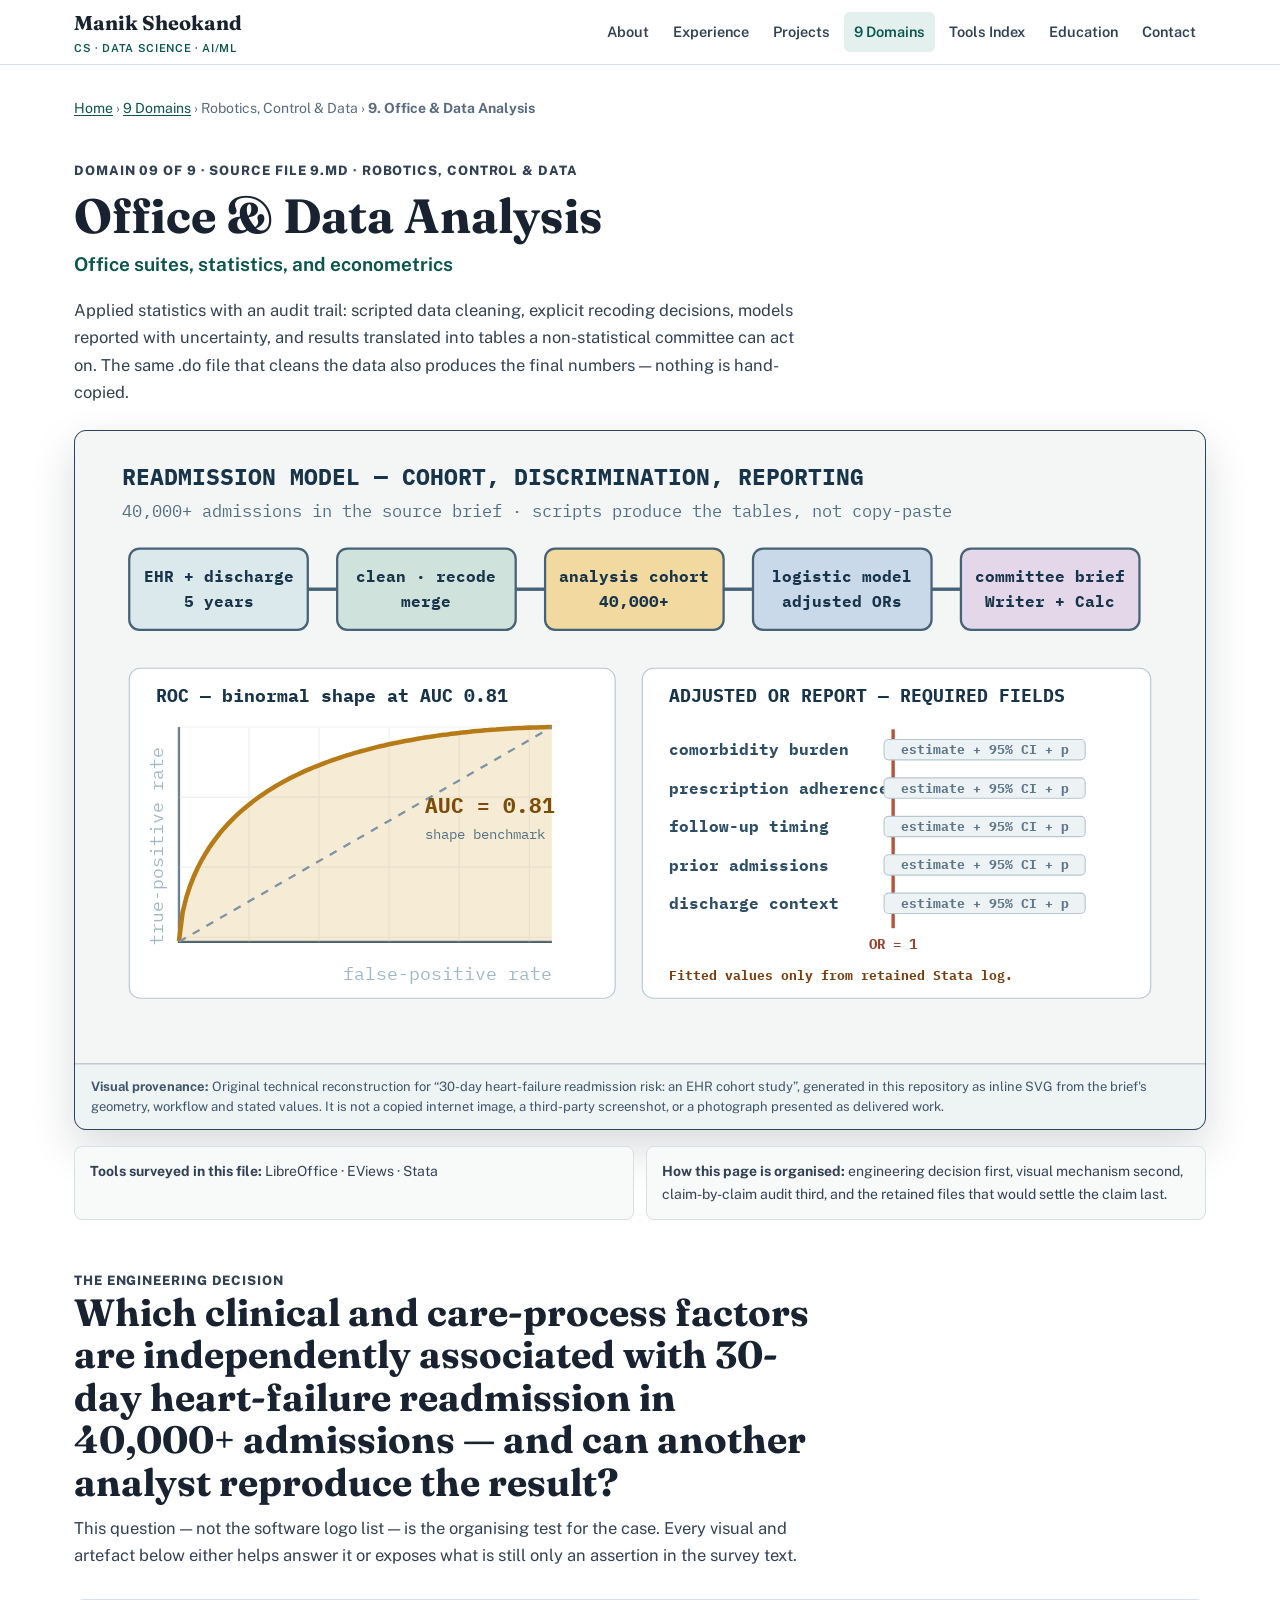
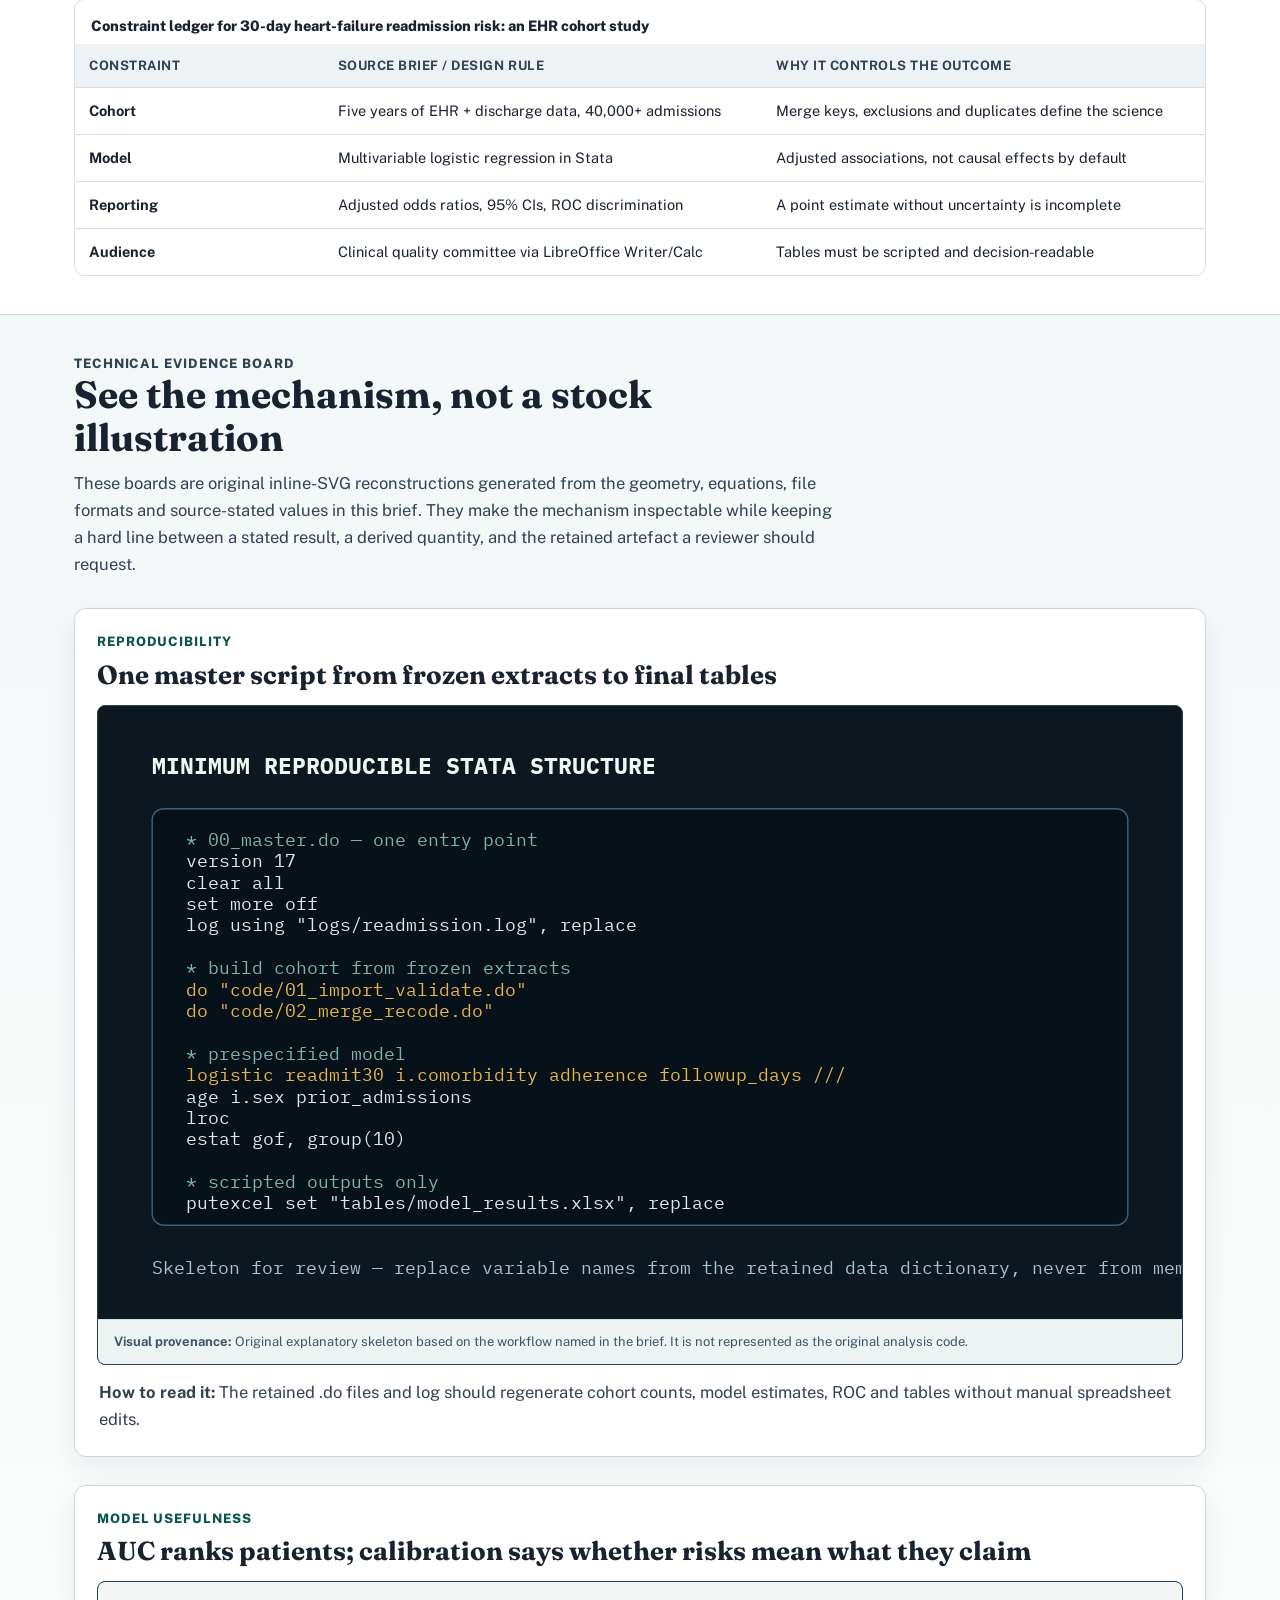
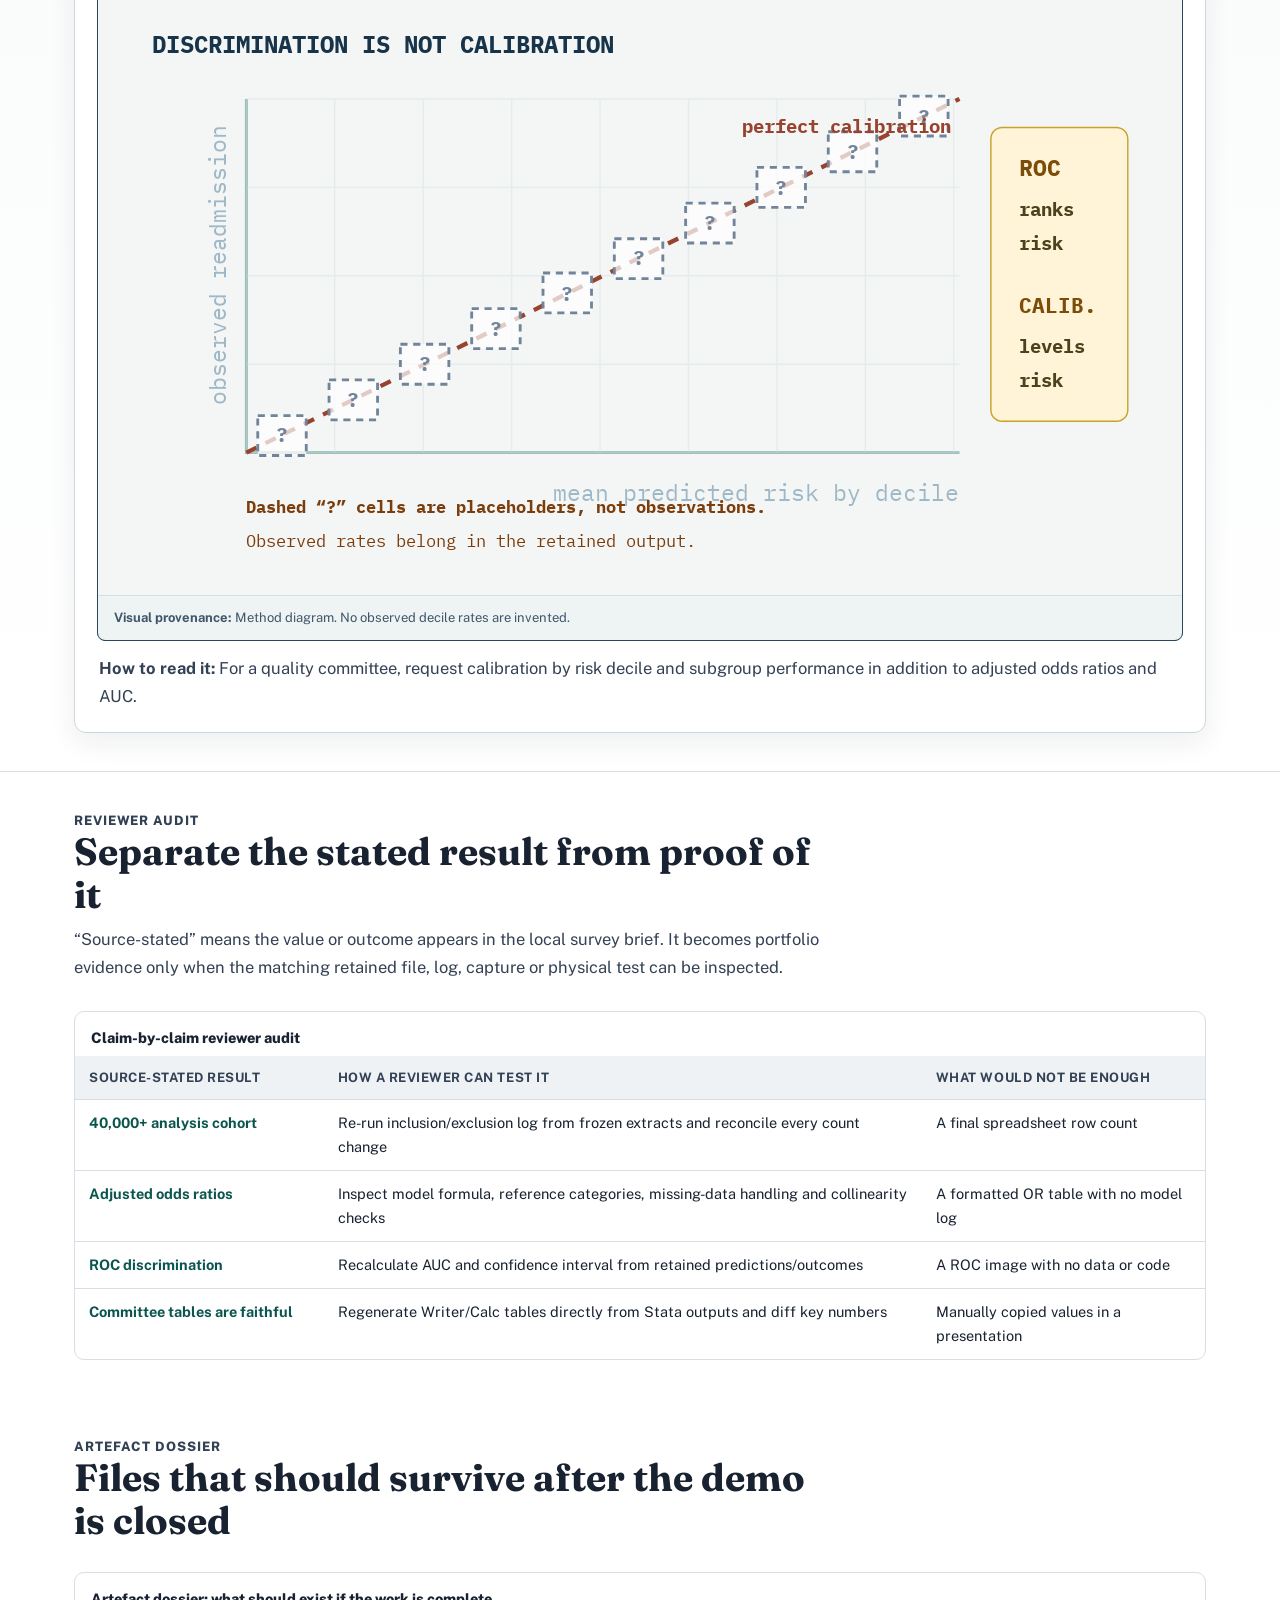
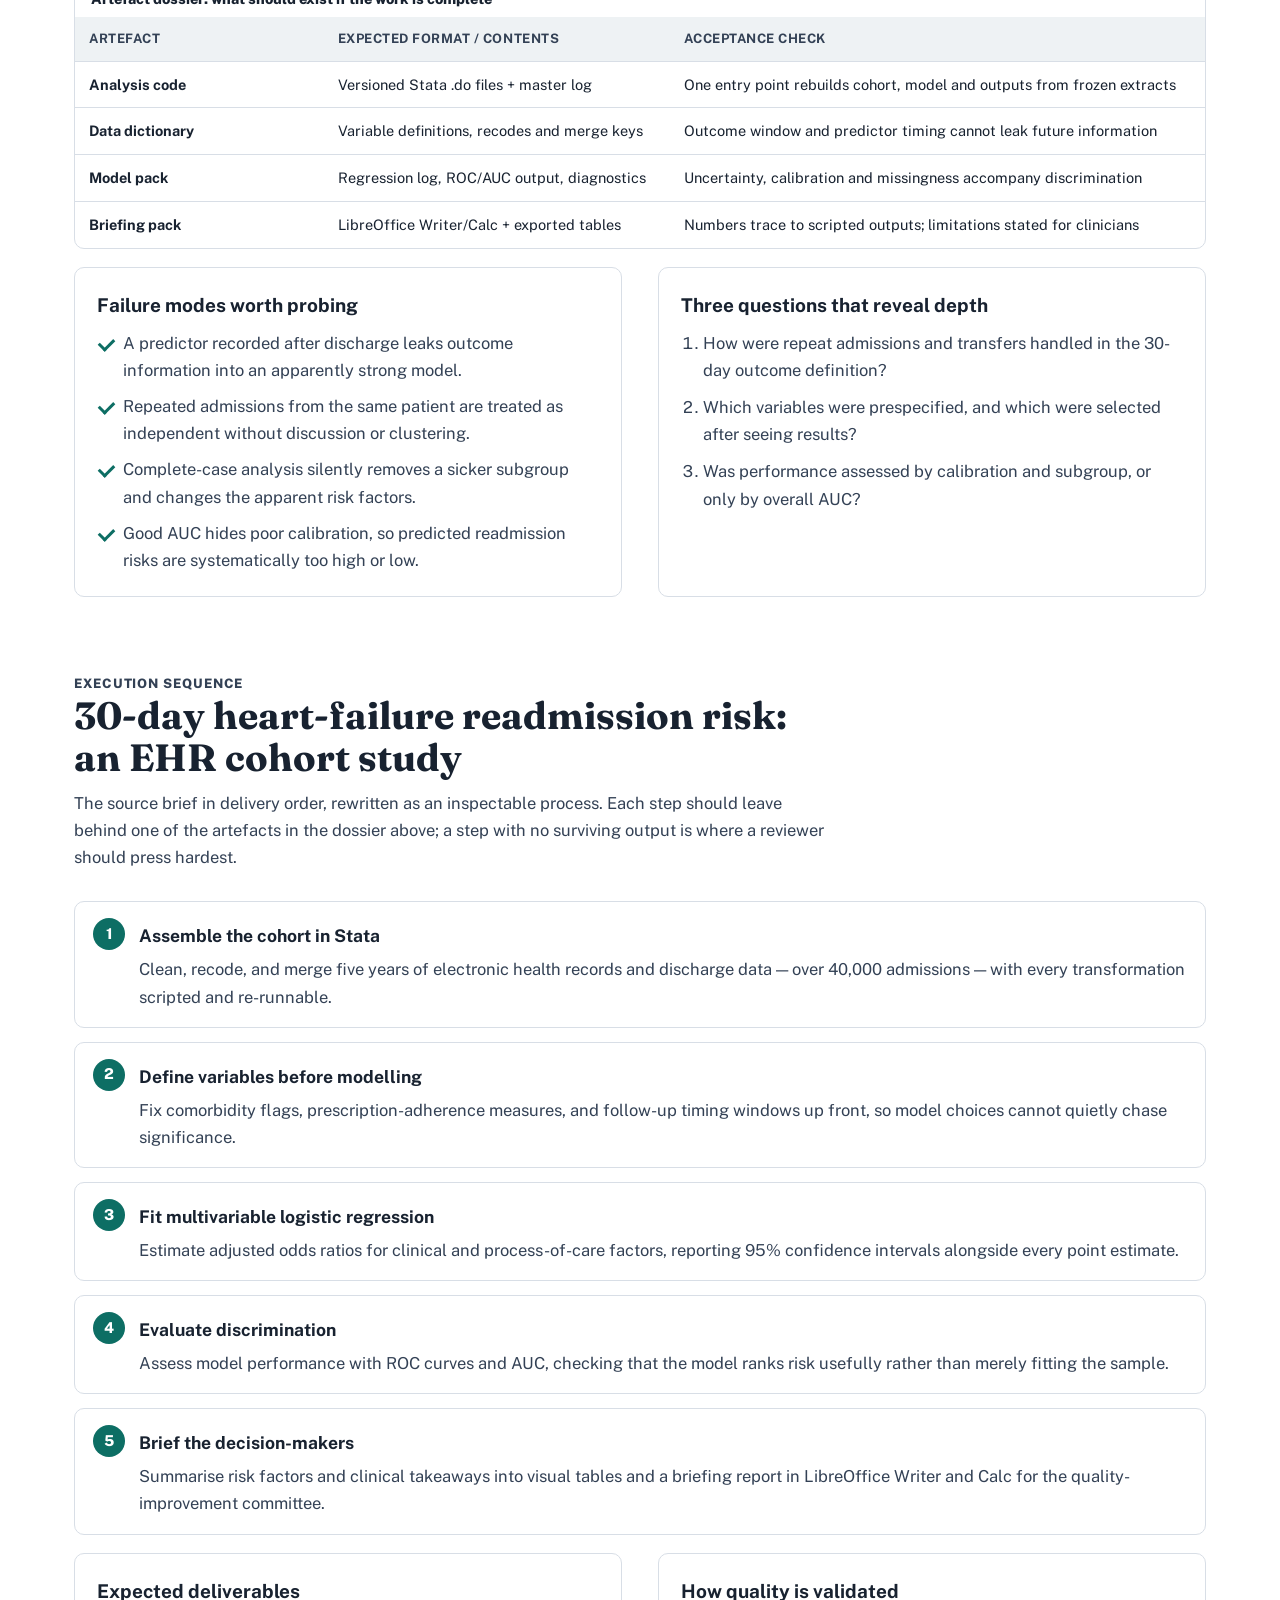
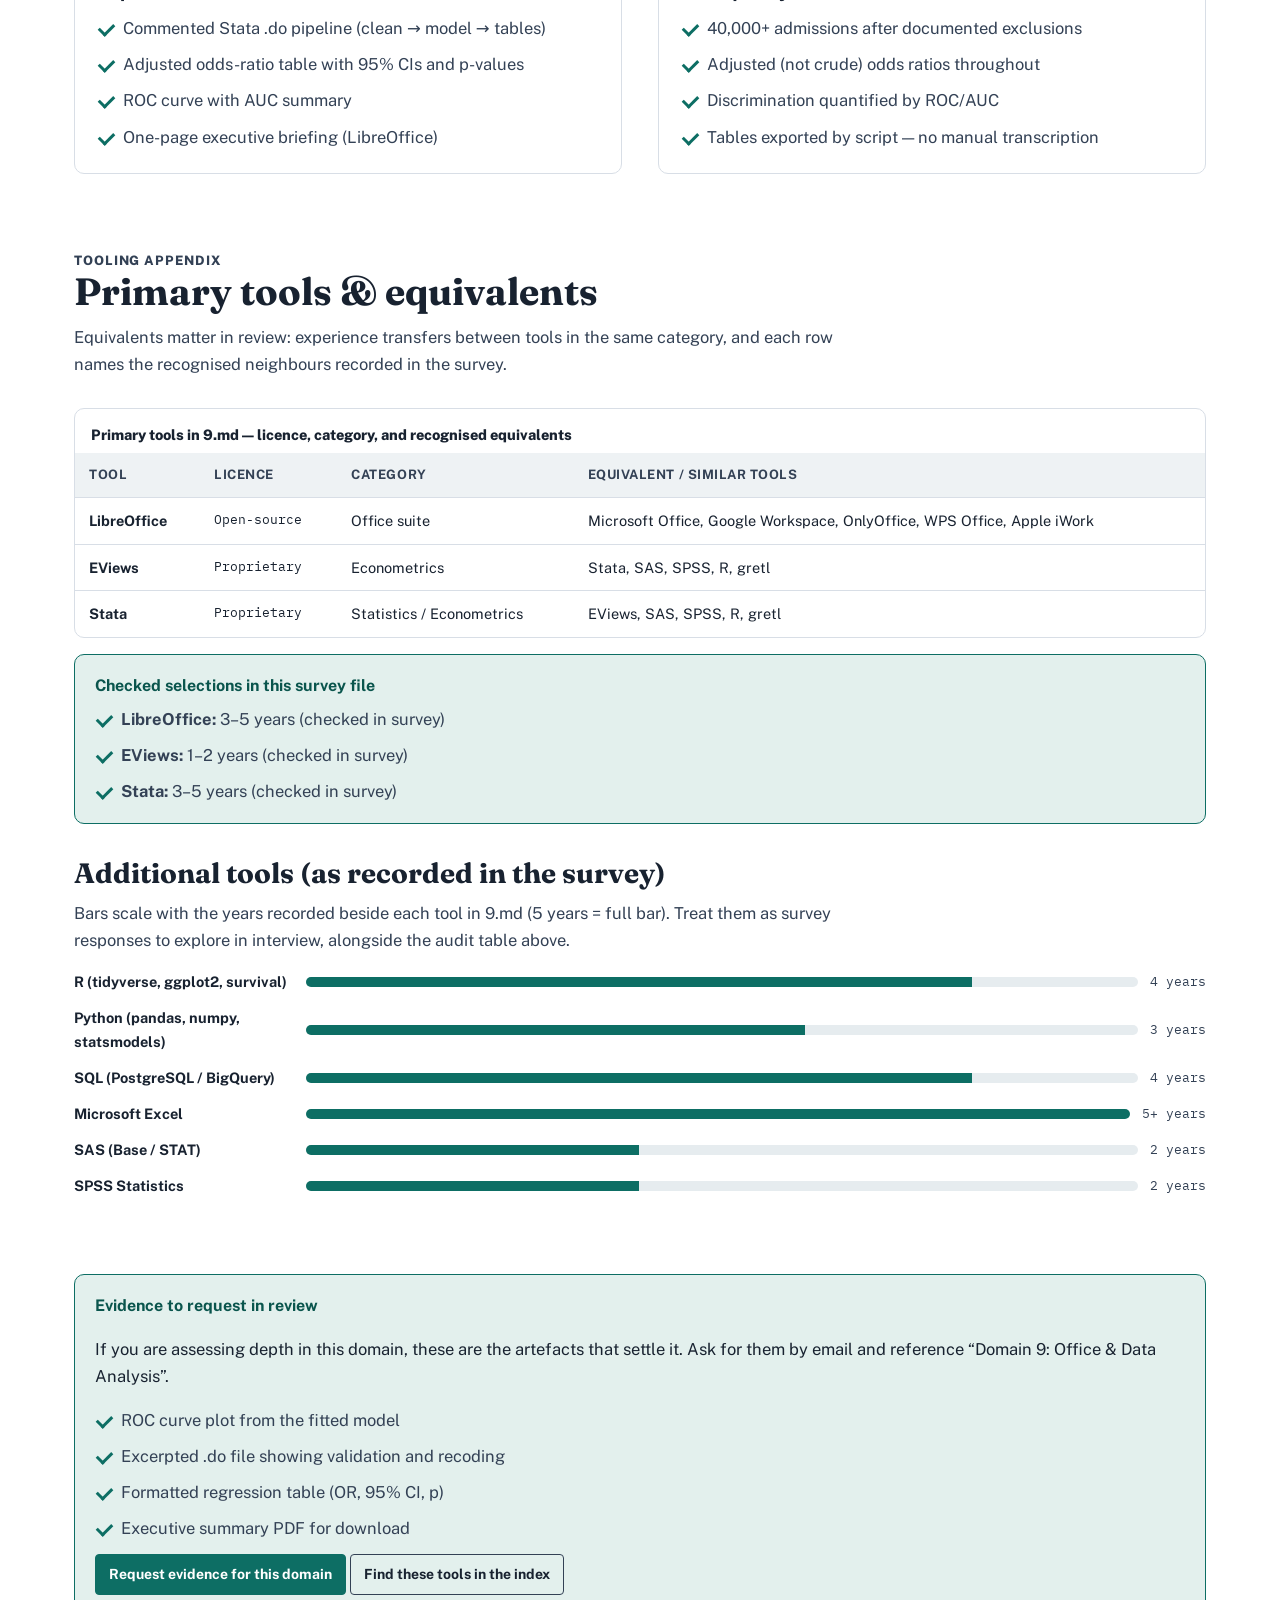
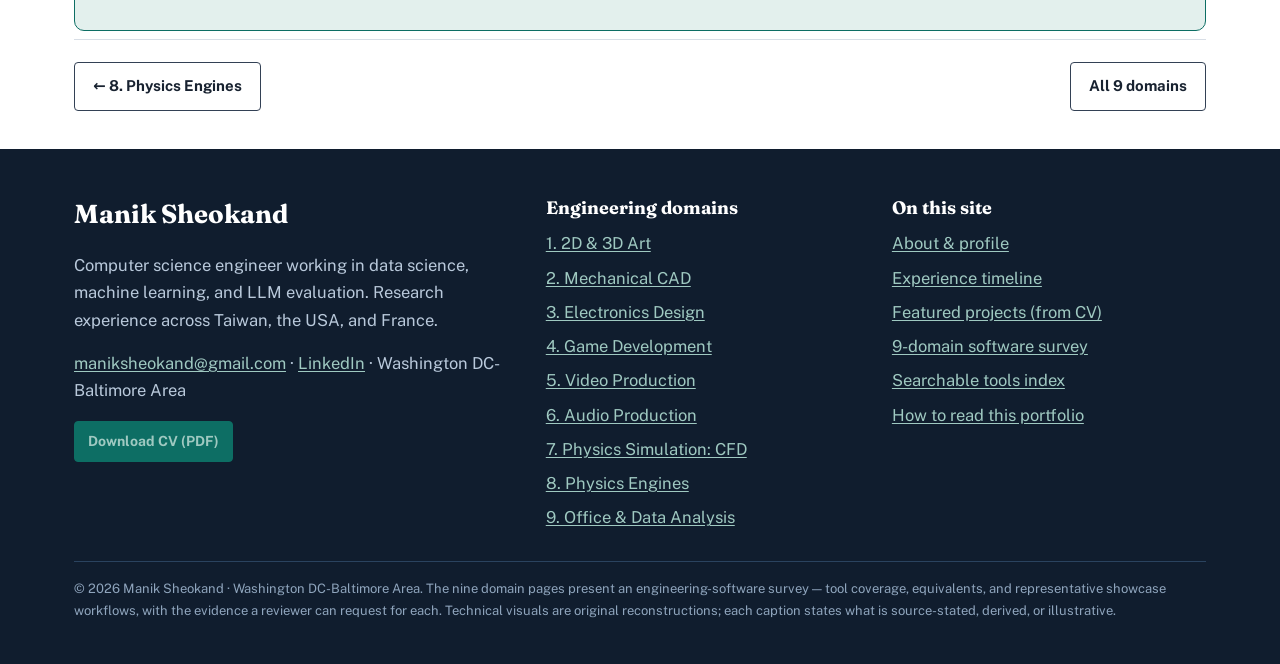
<file: domains/data-analysis.html>
<!DOCTYPE html>
<html lang="en">
<head>
<meta charset="utf-8">
<meta name="viewport" content="width=device-width, initial-scale=1">
<title>9. Office &amp; Data Analysis — Manik Sheokand Portfolio</title>
<meta name="description" content="Reproducible Stata analysis of 40,000+ hospital admissions: multivariable logistic regression for 30-day readmission risk, ROC evaluation, and committee-ready reporting.">
<meta property="og:title" content="9. Office &amp; Data Analysis — Manik Sheokand Portfolio">
<meta property="og:description" content="Reproducible Stata analysis of 40,000+ hospital admissions: multivariable logistic regression for 30-day readmission risk, ROC evaluation, and committee-ready reporting.">
<meta property="og:type" content="website">
<link rel="icon" href="../assets/favicon.svg" type="image/svg+xml">
<link rel="preconnect" href="https://fonts.googleapis.com">
<link rel="preconnect" href="https://fonts.gstatic.com" crossorigin>
<link href="https://fonts.googleapis.com/css2?family=Fraunces:opsz,wght@9..144,600;9..144,700&amp;family=IBM+Plex+Mono:wght@400;700&amp;family=Public+Sans:wght@400;600;700;800&amp;display=swap" rel="stylesheet">
<link rel="stylesheet" href="../assets/css/style.css">
</head>
<body><a class="skip" href="#main">Skip to content</a>
<header class="site-header"><div class="wrap header-in">
<a class="brand" href="../index.html">Manik Sheokand<small>CS · Data Science · AI/ML</small></a>
<button class="nav-toggle" aria-expanded="false" aria-label="Toggle navigation">Menu</button>
<nav class="main-nav" aria-label="Main">
<a href="../index.html#about">About</a>
<a href="../index.html#experience">Experience</a>
<a href="../index.html#projects">Projects</a>
<a href="../index.html#domains" aria-current="page">9 Domains</a>
<a href="../tools.html">Tools Index</a>
<a href="../index.html#education">Education</a>
<a href="../index.html#contact">Contact</a>
</nav></div></header>
<main id="main"><div class="wrap">
<p class="crumbs"><a href="../index.html">Home</a> › <a href="../index.html#domains">9 Domains</a> › Robotics, Control &amp; Data › <strong>9. Office &amp; Data Analysis</strong></p>
<div class="page-hero case-hero-copy">
<p class="kicker">Domain 09 of 9 · Source file 9.md · Robotics, Control &amp; Data</p>
<h1>Office &amp; Data Analysis</h1><p class="focus">Office suites, statistics, and econometrics</p><p>Applied statistics with an audit trail: scripted data cleaning, explicit recoding decisions, models reported with uncertainty, and results translated into tables a non-statistical committee can act on. The same .do file that cleans the data also produces the final numbers — nothing is hand-copied.</p>
<figure class="case-hero" data-case-visual="data-analysis"><svg role="img" aria-label="Original clinical data analysis board with cohort flow, mathematically generated ROC curve and an odds ratio reporting template" viewBox="0 0 1000 560" width="100%" height="auto" xmlns="http://www.w3.org/2000/svg"><rect width="1000" height="560" fill="#f4f6f5"/><text x="42" y="48" font-size="20" fill="#17344a" font-weight="800" text-anchor="start" class="">READMISSION MODEL — COHORT, DISCRIMINATION, REPORTING</text><text x="42" y="76" font-size="15" fill="#527084" font-weight="400" text-anchor="start" class="">40,000+ admissions in the source brief · scripts produce the tables, not copy-paste</text><rect x="48" y="104" width="158" height="72" rx="9" fill="#dbe9ec" stroke="#466276" stroke-width="2"/><text x="127" y="134" font-size="14" fill="#17344a" font-weight="750" text-anchor="middle" class="">EHR + discharge</text><text x="127" y="156" font-size="14" fill="#17344a" font-weight="750" text-anchor="middle" class="">5 years</text><path d="M206 140 H232" stroke="#466276" stroke-width="3"/><rect x="232" y="104" width="158" height="72" rx="9" fill="#cfe3dc" stroke="#466276" stroke-width="2"/><text x="311" y="134" font-size="14" fill="#17344a" font-weight="750" text-anchor="middle" class="">clean · recode</text><text x="311" y="156" font-size="14" fill="#17344a" font-weight="750" text-anchor="middle" class="">merge</text><path d="M390 140 H416" stroke="#466276" stroke-width="3"/><rect x="416" y="104" width="158" height="72" rx="9" fill="#f2d9a0" stroke="#466276" stroke-width="2"/><text x="495" y="134" font-size="14" fill="#17344a" font-weight="750" text-anchor="middle" class="">analysis cohort</text><text x="495" y="156" font-size="14" fill="#17344a" font-weight="750" text-anchor="middle" class="">40,000+</text><path d="M574 140 H600" stroke="#466276" stroke-width="3"/><rect x="600" y="104" width="158" height="72" rx="9" fill="#c9d9ea" stroke="#466276" stroke-width="2"/><text x="679" y="134" font-size="14" fill="#17344a" font-weight="750" text-anchor="middle" class="">logistic model</text><text x="679" y="156" font-size="14" fill="#17344a" font-weight="750" text-anchor="middle" class="">adjusted ORs</text><path d="M758 140 H784" stroke="#466276" stroke-width="3"/><rect x="784" y="104" width="158" height="72" rx="9" fill="#e4d7ea" stroke="#466276" stroke-width="2"/><text x="863" y="134" font-size="14" fill="#17344a" font-weight="750" text-anchor="middle" class="">committee brief</text><text x="863" y="156" font-size="14" fill="#17344a" font-weight="750" text-anchor="middle" class="">Writer + Calc</text><rect x="48" y="210" width="430" height="292" rx="10" fill="#ffffff" stroke="#b7c7cf" opacity="1"/><text x="72" y="240" font-size="16" fill="#17344a" font-weight="800" text-anchor="start" class="">ROC — binormal shape at AUC 0.81</text><path d="M92 262 V452 H422" fill="none" stroke="#466276" stroke-width="2"/><path d="M92 262 V452 M154 262 V452 M216 262 V452 M278 262 V452 M340 262 V452 M402 262 V452 M92 262 H422 M92 324 H422 M92 386 H422 M92 448 H422" stroke="#d5e0e5" stroke-width="1" opacity="0.45"/><text x="422" y="486" font-size="16" fill="#9fb8c7" font-weight="400" text-anchor="end" class="">false-positive rate</text><text x="78" y="280" font-size="16" fill="#9fb8c7" text-anchor="end" transform="rotate(-90 78 280)">true-positive rate</text><polygon points="92.0,451.4 95.3,425.6 98.6,412.4 101.9,402.3 105.2,394.0 108.5,386.7 111.8,380.3 115.1,374.6 118.4,369.3 121.7,364.5 125.0,360.0 128.3,355.8 131.6,351.9 134.9,348.3 138.2,344.8 141.5,341.5 144.8,338.4 148.1,335.5 151.4,332.7 154.7,330.0 158.0,327.4 161.3,325.0 164.6,322.7 167.9,320.4 171.2,318.3 174.5,316.2 177.8,314.2 181.1,312.3 184.4,310.4 187.7,308.7 191.0,306.9 194.3,305.3 197.6,303.7 200.9,302.1 204.2,300.6 207.5,299.2 210.8,297.8 214.1,296.5 217.4,295.2 220.7,293.9 224.0,292.7 227.3,291.5 230.6,290.3 233.9,289.2 237.2,288.1 240.5,287.1 243.8,286.1 247.1,285.1 250.4,284.2 253.7,283.2 257.0,282.4 260.3,281.5 263.6,280.6 266.9,279.8 270.2,279.0 273.5,278.3 276.8,277.5 280.1,276.8 283.4,276.1 286.7,275.5 290.0,274.8 293.3,274.2 296.6,273.6 299.9,273.0 303.2,272.4 306.5,271.8 309.8,271.3 313.1,270.8 316.4,270.3 319.7,269.8 323.0,269.3 326.3,268.9 329.6,268.5 332.9,268.0 336.2,267.6 339.5,267.3 342.8,266.9 346.1,266.5 349.4,266.2 352.7,265.8 356.0,265.5 359.3,265.2 362.6,264.9 365.9,264.7 369.2,264.4 372.5,264.2 375.8,263.9 379.1,263.7 382.4,263.5 385.7,263.3 389.0,263.1 392.3,262.9 395.6,262.8 398.9,262.6 402.2,262.5 405.5,262.4 408.8,262.3 412.1,262.2 415.4,262.1 418.7,262.0 422.0,262.0 422.0,452.0 92.0,452.0" fill="#d7a441" opacity=".22"/><polyline points="92.0,451.4 95.3,425.6 98.6,412.4 101.9,402.3 105.2,394.0 108.5,386.7 111.8,380.3 115.1,374.6 118.4,369.3 121.7,364.5 125.0,360.0 128.3,355.8 131.6,351.9 134.9,348.3 138.2,344.8 141.5,341.5 144.8,338.4 148.1,335.5 151.4,332.7 154.7,330.0 158.0,327.4 161.3,325.0 164.6,322.7 167.9,320.4 171.2,318.3 174.5,316.2 177.8,314.2 181.1,312.3 184.4,310.4 187.7,308.7 191.0,306.9 194.3,305.3 197.6,303.7 200.9,302.1 204.2,300.6 207.5,299.2 210.8,297.8 214.1,296.5 217.4,295.2 220.7,293.9 224.0,292.7 227.3,291.5 230.6,290.3 233.9,289.2 237.2,288.1 240.5,287.1 243.8,286.1 247.1,285.1 250.4,284.2 253.7,283.2 257.0,282.4 260.3,281.5 263.6,280.6 266.9,279.8 270.2,279.0 273.5,278.3 276.8,277.5 280.1,276.8 283.4,276.1 286.7,275.5 290.0,274.8 293.3,274.2 296.6,273.6 299.9,273.0 303.2,272.4 306.5,271.8 309.8,271.3 313.1,270.8 316.4,270.3 319.7,269.8 323.0,269.3 326.3,268.9 329.6,268.5 332.9,268.0 336.2,267.6 339.5,267.3 342.8,266.9 346.1,266.5 349.4,266.2 352.7,265.8 356.0,265.5 359.3,265.2 362.6,264.9 365.9,264.7 369.2,264.4 372.5,264.2 375.8,263.9 379.1,263.7 382.4,263.5 385.7,263.3 389.0,263.1 392.3,262.9 395.6,262.8 398.9,262.6 402.2,262.5 405.5,262.4 408.8,262.3 412.1,262.2 415.4,262.1 418.7,262.0 422.0,262.0" fill="none" stroke="#b67b16" stroke-width="4"/><path d="M92 452 L422 262" stroke="#7c93a3" stroke-width="2" stroke-dasharray="7 7"/><text x="310" y="338" font-size="19" fill="#7c4d08" font-weight="800" text-anchor="start" class="">AUC = 0.81</text><text x="310" y="361" font-size="12" fill="#527084" font-weight="400" text-anchor="start" class="">shape benchmark</text><rect x="502" y="210" width="450" height="292" rx="10" fill="#ffffff" stroke="#b7c7cf" opacity="1"/><text x="526" y="240" font-size="16" fill="#17344a" font-weight="800" text-anchor="start" class="">ADJUSTED OR REPORT — REQUIRED FIELDS</text><path d="M724 264 V440" stroke="#b3543d" stroke-width="3"/><text x="724" y="458" font-size="12" fill="#98432f" font-weight="700" text-anchor="middle" class="">OR = 1</text><text x="526" y="287" font-size="14" fill="#2d4e65" font-weight="650" text-anchor="start" class="">comorbidity burden</text><rect x="716" y="273" width="178" height="18" rx="4" fill="#edf2f4" stroke="#b7c7cf"/><text x="805" y="286" font-size="11.5" fill="#5d7689" font-weight="700" text-anchor="middle" class="">estimate + 95% CI + p</text><text x="526" y="321" font-size="14" fill="#2d4e65" font-weight="650" text-anchor="start" class="">prescription adherence</text><rect x="716" y="307" width="178" height="18" rx="4" fill="#edf2f4" stroke="#b7c7cf"/><text x="805" y="320" font-size="11.5" fill="#5d7689" font-weight="700" text-anchor="middle" class="">estimate + 95% CI + p</text><text x="526" y="355" font-size="14" fill="#2d4e65" font-weight="650" text-anchor="start" class="">follow-up timing</text><rect x="716" y="341" width="178" height="18" rx="4" fill="#edf2f4" stroke="#b7c7cf"/><text x="805" y="354" font-size="11.5" fill="#5d7689" font-weight="700" text-anchor="middle" class="">estimate + 95% CI + p</text><text x="526" y="389" font-size="14" fill="#2d4e65" font-weight="650" text-anchor="start" class="">prior admissions</text><rect x="716" y="375" width="178" height="18" rx="4" fill="#edf2f4" stroke="#b7c7cf"/><text x="805" y="388" font-size="11.5" fill="#5d7689" font-weight="700" text-anchor="middle" class="">estimate + 95% CI + p</text><text x="526" y="423" font-size="14" fill="#2d4e65" font-weight="650" text-anchor="start" class="">discharge context</text><rect x="716" y="409" width="178" height="18" rx="4" fill="#edf2f4" stroke="#b7c7cf"/><text x="805" y="422" font-size="11.5" fill="#5d7689" font-weight="700" text-anchor="middle" class="">estimate + 95% CI + p</text><text x="526" y="486" font-size="11.5" fill="#7c3d0d" font-weight="700" text-anchor="start" class="">Fitted values only from retained Stata log.</text></svg>
<figcaption><strong>Visual provenance:</strong> Original technical reconstruction for “30-day heart-failure readmission risk: an EHR cohort study”, generated in this repository as inline SVG from the brief's geometry, workflow and stated values. It is not a copied internet image, a third-party screenshot, or a photograph presented as delivered work.</figcaption></figure>
<div class="case-meta"><p><strong>Tools surveyed in this file:</strong> LibreOffice · EViews · Stata</p>
<p><strong>How this page is organised:</strong> engineering decision first, visual mechanism second, claim-by-claim audit third, and the retained files that would settle the claim last.</p></div>
</div>
<section class="case-decision">
<div class="sec-head"><p class="kicker">The engineering decision</p><h2>Which clinical and care-process factors are independently associated with 30-day heart-failure readmission in 40,000+ admissions — and can another analyst reproduce the result?</h2>
<p>This question — not the software logo list — is the organising test for the case. Every visual and artefact below either helps answer it or exposes what is still only an assertion in the survey text.</p></div>
<div class="table-wrap"><table class="case-table">
<caption>Constraint ledger for 30-day heart-failure readmission risk: an EHR cohort study</caption><thead><tr><th scope="col">Constraint</th><th scope="col">Source brief / design rule</th><th scope="col">Why it controls the outcome</th></tr></thead><tbody><tr><td><strong>Cohort</strong></td><td>Five years of EHR + discharge data, 40,000+ admissions</td><td>Merge keys, exclusions and duplicates define the science</td></tr><tr><td><strong>Model</strong></td><td>Multivariable logistic regression in Stata</td><td>Adjusted associations, not causal effects by default</td></tr><tr><td><strong>Reporting</strong></td><td>Adjusted odds ratios, 95% CIs, ROC discrimination</td><td>A point estimate without uncertainty is incomplete</td></tr><tr><td><strong>Audience</strong></td><td>Clinical quality committee via LibreOffice Writer/Calc</td><td>Tables must be scripted and decision-readable</td></tr></tbody></table></div></section>
<section class="evidence-board" aria-labelledby="evidence-data-analysis">
<div class="sec-head"><p class="kicker">Technical evidence board</p><h2 id="evidence-data-analysis">See the mechanism, not a stock illustration</h2>
<p>These boards are original inline-SVG reconstructions generated from the geometry, equations, file formats and source-stated values in this brief. They make the mechanism inspectable while keeping a hard line between a stated result, a derived quantity, and the retained artefact a reviewer should request.</p></div>
<div class="evidence-grid"><article class="evidence-item">
<p class="kicker">Reproducibility</p><h3>One master script from frozen extracts to final tables</h3>
<figure class="evidence-figure"><svg role="img" aria-label="Original Stata master script skeleton showing validation, merging, logistic regression and scripted table export" viewBox="0 0 760 430" width="100%" height="auto" xmlns="http://www.w3.org/2000/svg"><rect width="760" height="430" fill="#0d1720"/><text x="38" y="48" font-size="16" fill="#eef6f2" font-weight="800" text-anchor="start" class="">MINIMUM REPRODUCIBLE STATA STRUCTURE</text><rect x="38" y="72" width="684" height="292" rx="8" fill="#07111a" stroke="#416078" opacity="1"/><text x="62" y="98" font-size="12.5" fill="#7fb3a9">* 00_master.do — one entry point</text><text x="62" y="113" font-size="12.5" fill="#dce9e5">version 17</text><text x="62" y="128" font-size="12.5" fill="#dce9e5">clear all</text><text x="62" y="143" font-size="12.5" fill="#dce9e5">set more off</text><text x="62" y="158" font-size="12.5" fill="#dce9e5">log using &quot;logs/readmission.log&quot;, replace</text><text x="62" y="173" font-size="12.5" fill="#dce9e5"> </text><text x="62" y="188" font-size="12.5" fill="#7fb3a9">* build cohort from frozen extracts</text><text x="62" y="203" font-size="12.5" fill="#e8b44c">do &quot;code/01_import_validate.do&quot;</text><text x="62" y="218" font-size="12.5" fill="#e8b44c">do &quot;code/02_merge_recode.do&quot;</text><text x="62" y="233" font-size="12.5" fill="#dce9e5"> </text><text x="62" y="248" font-size="12.5" fill="#7fb3a9">* prespecified model</text><text x="62" y="263" font-size="12.5" fill="#e8b44c">logistic readmit30 i.comorbidity adherence followup_days ///</text><text x="62" y="278" font-size="12.5" fill="#dce9e5">    age i.sex prior_admissions</text><text x="62" y="293" font-size="12.5" fill="#dce9e5">lroc</text><text x="62" y="308" font-size="12.5" fill="#dce9e5">estat gof, group(10)</text><text x="62" y="323" font-size="12.5" fill="#dce9e5"> </text><text x="62" y="338" font-size="12.5" fill="#7fb3a9">* scripted outputs only</text><text x="62" y="353" font-size="12.5" fill="#dce9e5">putexcel set &quot;tables/model_results.xlsx&quot;, replace</text><text x="38" y="398" font-size="12.5" fill="#a9c3cf" font-weight="400" text-anchor="start" class="">Skeleton for review — replace variable names from the retained data dictionary, never from memory.</text></svg><figcaption><strong>Visual provenance:</strong> Original explanatory skeleton based on the workflow named in the brief. It is not represented as the original analysis code.</figcaption></figure>
<p class="interpretation"><strong>How to read it:</strong> The retained .do files and log should regenerate cohort counts, model estimates, ROC and tables without manual spreadsheet edits.</p></article><article class="evidence-item">
<p class="kicker">Model usefulness</p><h3>AUC ranks patients; calibration says whether risks mean what they claim</h3>
<figure class="evidence-figure"><svg role="img" aria-label="Calibration plot framework with perfect calibration diagonal and empty decile cells awaiting retained model output" viewBox="0 0 760 430" width="100%" height="auto" xmlns="http://www.w3.org/2000/svg"><rect width="760" height="430" fill="#f4f6f5"/><text x="38" y="50" font-size="17" fill="#17344a" font-weight="800" text-anchor="start" class="">DISCRIMINATION IS NOT CALIBRATION</text><path d="M104 82 V330 H604" fill="none" stroke="#8db8ae" stroke-width="2"/><path d="M104 82 V330 M166 82 V330 M228 82 V330 M290 82 V330 M352 82 V330 M414 82 V330 M476 82 V330 M538 82 V330 M600 82 V330 M104 82 H604 M104 144 H604 M104 206 H604 M104 268 H604 M104 330 H604" stroke="#d5e0e5" stroke-width="1" opacity="0.45"/><text x="604" y="364" font-size="16" fill="#9fb8c7" font-weight="400" text-anchor="end" class="">mean predicted risk by decile</text><text x="90" y="100" font-size="16" fill="#9fb8c7" text-anchor="end" transform="rotate(-90 90 100)">observed readmission</text><path d="M104 330 L604 82" stroke="#98432f" stroke-width="3" stroke-dasharray="8 7"/><rect x="112" y="304" width="34" height="28" fill="#ffffff" fill-opacity=".72" stroke="#71849a" stroke-width="2" stroke-dasharray="5 4"/><text x="129.0" y="322.6" font-size="14" fill="#71849a" font-weight="800" text-anchor="middle" class="">?</text><rect x="162" y="279" width="34" height="28" fill="#ffffff" fill-opacity=".72" stroke="#71849a" stroke-width="2" stroke-dasharray="5 4"/><text x="179.0" y="297.8" font-size="14" fill="#71849a" font-weight="800" text-anchor="middle" class="">?</text><rect x="212" y="254" width="34" height="28" fill="#ffffff" fill-opacity=".72" stroke="#71849a" stroke-width="2" stroke-dasharray="5 4"/><text x="229.0" y="273.0" font-size="14" fill="#71849a" font-weight="800" text-anchor="middle" class="">?</text><rect x="262" y="229" width="34" height="28" fill="#ffffff" fill-opacity=".72" stroke="#71849a" stroke-width="2" stroke-dasharray="5 4"/><text x="279.0" y="248.2" font-size="14" fill="#71849a" font-weight="800" text-anchor="middle" class="">?</text><rect x="312" y="204" width="34" height="28" fill="#ffffff" fill-opacity=".72" stroke="#71849a" stroke-width="2" stroke-dasharray="5 4"/><text x="329.0" y="223.4" font-size="14" fill="#71849a" font-weight="800" text-anchor="middle" class="">?</text><rect x="362" y="180" width="34" height="28" fill="#ffffff" fill-opacity=".72" stroke="#71849a" stroke-width="2" stroke-dasharray="5 4"/><text x="379.0" y="198.6" font-size="14" fill="#71849a" font-weight="800" text-anchor="middle" class="">?</text><rect x="412" y="155" width="34" height="28" fill="#ffffff" fill-opacity=".72" stroke="#71849a" stroke-width="2" stroke-dasharray="5 4"/><text x="429.0" y="173.8" font-size="14" fill="#71849a" font-weight="800" text-anchor="middle" class="">?</text><rect x="462" y="130" width="34" height="28" fill="#ffffff" fill-opacity=".72" stroke="#71849a" stroke-width="2" stroke-dasharray="5 4"/><text x="479.0" y="149.0" font-size="14" fill="#71849a" font-weight="800" text-anchor="middle" class="">?</text><rect x="512" y="105" width="34" height="28" fill="#ffffff" fill-opacity=".72" stroke="#71849a" stroke-width="2" stroke-dasharray="5 4"/><text x="529.0" y="124.19999999999999" font-size="14" fill="#71849a" font-weight="800" text-anchor="middle" class="">?</text><rect x="562" y="80" width="34" height="28" fill="#ffffff" fill-opacity=".72" stroke="#71849a" stroke-width="2" stroke-dasharray="5 4"/><text x="579.0" y="99.4" font-size="14" fill="#71849a" font-weight="800" text-anchor="middle" class="">?</text><text x="598" y="106" font-size="13" fill="#98432f" font-weight="700" text-anchor="end" class="">perfect calibration</text><rect x="626" y="102" width="96" height="206" rx="8" fill="#fff4d8" stroke="#c9a227" opacity="1"/><text x="646" y="136" font-size="16" fill="#7c4d08" font-weight="800" text-anchor="start" class="">ROC</text><text x="646" y="164" font-size="13" fill="#4c421c" font-weight="700" text-anchor="start" class="">ranks</text><text x="646" y="188" font-size="13" fill="#4c421c" font-weight="700" text-anchor="start" class="">risk</text><text x="646" y="232" font-size="15" fill="#7c4d08" font-weight="800" text-anchor="start" class="">CALIB.</text><text x="646" y="260" font-size="13" fill="#4c421c" font-weight="700" text-anchor="start" class="">levels</text><text x="646" y="284" font-size="13" fill="#4c421c" font-weight="700" text-anchor="start" class="">risk</text><text x="104" y="372" font-size="12" fill="#7c3d0d" font-weight="700" text-anchor="start" class="">Dashed “?” cells are placeholders, not observations.</text><text x="104" y="396" font-size="12" fill="#7c3d0d" font-weight="400" text-anchor="start" class="">Observed rates belong in the retained output.</text></svg><figcaption><strong>Visual provenance:</strong> Method diagram. No observed decile rates are invented.</figcaption></figure>
<p class="interpretation"><strong>How to read it:</strong> For a quality committee, request calibration by risk decile and subgroup performance in addition to adjusted odds ratios and AUC.</p></article></div></section>
<section class="case-audit"><div class="sec-head"><p class="kicker">Reviewer audit</p><h2>Separate the stated result from proof of it</h2>
<p>“Source-stated” means the value or outcome appears in the local survey brief. It becomes portfolio evidence only when the matching retained file, log, capture or physical test can be inspected.</p></div>
<div class="table-wrap"><table class="case-table audit-table">
<caption>Claim-by-claim reviewer audit</caption><thead><tr><th scope="col">Source-stated result</th><th scope="col">How a reviewer can test it</th><th scope="col">What would not be enough</th></tr></thead><tbody><tr><td><strong>40,000+ analysis cohort</strong></td><td>Re-run inclusion/exclusion log from frozen extracts and reconcile every count change</td><td>A final spreadsheet row count</td></tr><tr><td><strong>Adjusted odds ratios</strong></td><td>Inspect model formula, reference categories, missing-data handling and collinearity checks</td><td>A formatted OR table with no model log</td></tr><tr><td><strong>ROC discrimination</strong></td><td>Recalculate AUC and confidence interval from retained predictions/outcomes</td><td>A ROC image with no data or code</td></tr><tr><td><strong>Committee tables are faithful</strong></td><td>Regenerate Writer/Calc tables directly from Stata outputs and diff key numbers</td><td>Manually copied values in a presentation</td></tr></tbody></table></div></section>
<section class="case-dossier"><div class="sec-head"><p class="kicker">Artefact dossier</p><h2>Files that should survive after the demo is closed</h2></div>
<div class="table-wrap"><table class="case-table">
<caption>Artefact dossier: what should exist if the work is complete</caption><thead><tr><th scope="col">Artefact</th><th scope="col">Expected format / contents</th><th scope="col">Acceptance check</th></tr></thead><tbody><tr><td><strong>Analysis code</strong></td><td>Versioned Stata .do files + master log</td><td>One entry point rebuilds cohort, model and outputs from frozen extracts</td></tr><tr><td><strong>Data dictionary</strong></td><td>Variable definitions, recodes and merge keys</td><td>Outcome window and predictor timing cannot leak future information</td></tr><tr><td><strong>Model pack</strong></td><td>Regression log, ROC/AUC output, diagnostics</td><td>Uncertainty, calibration and missingness accompany discrimination</td></tr><tr><td><strong>Briefing pack</strong></td><td>LibreOffice Writer/Calc + exported tables</td><td>Numbers trace to scripted outputs; limitations stated for clinicians</td></tr></tbody></table></div>
<div class="two-col case-followups">
<div class="card"><h3>Failure modes worth probing</h3><ul class="checklist"><li>A predictor recorded after discharge leaks outcome information into an apparently strong model.</li><li>Repeated admissions from the same patient are treated as independent without discussion or clustering.</li><li>Complete-case analysis silently removes a sicker subgroup and changes the apparent risk factors.</li><li>Good AUC hides poor calibration, so predicted readmission risks are systematically too high or low.</li></ul></div>
<div class="card"><h3>Three questions that reveal depth</h3><ol class="question-list"><li>How were repeat admissions and transfers handled in the 30-day outcome definition?</li><li>Which variables were prespecified, and which were selected after seeing results?</li><li>Was performance assessed by calibration and subgroup, or only by overall AUC?</li></ol></div>
</div></section>
<section class="case-workflow"><div class="sec-head"><p class="kicker">Execution sequence</p><h2>30-day heart-failure readmission risk: an EHR cohort study</h2>
<p>The source brief in delivery order, rewritten as an inspectable process. Each step should leave behind one of the artefacts in the dossier above; a step with no surviving output is where a reviewer should press hardest.</p></div>
<ol class="steps"><li><h3>Assemble the cohort in Stata</h3><p>Clean, recode, and merge five years of electronic health records and discharge data — over 40,000 admissions — with every transformation scripted and re-runnable.</p></li><li><h3>Define variables before modelling</h3><p>Fix comorbidity flags, prescription-adherence measures, and follow-up timing windows up front, so model choices cannot quietly chase significance.</p></li><li><h3>Fit multivariable logistic regression</h3><p>Estimate adjusted odds ratios for clinical and process-of-care factors, reporting 95% confidence intervals alongside every point estimate.</p></li><li><h3>Evaluate discrimination</h3><p>Assess model performance with ROC curves and AUC, checking that the model ranks risk usefully rather than merely fitting the sample.</p></li><li><h3>Brief the decision-makers</h3><p>Summarise risk factors and clinical takeaways into visual tables and a briefing report in LibreOffice Writer and Calc for the quality-improvement committee.</p></li></ol>
<div class="two-col deliverable-pair">
<div class="card"><h3>Expected deliverables</h3><ul class="checklist"><li>Commented Stata .do pipeline (clean → model → tables)</li><li>Adjusted odds-ratio table with 95% CIs and p-values</li><li>ROC curve with AUC summary</li><li>One-page executive briefing (LibreOffice)</li></ul></div>
<div class="card"><h3>How quality is validated</h3><ul class="checklist"><li>40,000+ admissions after documented exclusions</li><li>Adjusted (not crude) odds ratios throughout</li><li>Discrimination quantified by ROC/AUC</li><li>Tables exported by script — no manual transcription</li></ul></div>
</div></section>
<section class="tool-appendix"><div class="sec-head"><p class="kicker">Tooling appendix</p><h2>Primary tools &amp; equivalents</h2>
<p>Equivalents matter in review: experience transfers between tools in the same category, and each row names the recognised neighbours recorded in the survey.</p></div>
<div class="table-wrap"><table>
<caption>Primary tools in 9.md — licence, category, and recognised equivalents</caption>
<thead><tr><th scope="col">Tool</th><th scope="col">Licence</th><th scope="col">Category</th><th scope="col">Equivalent / similar tools</th></tr></thead>
<tbody><tr><td><strong>LibreOffice</strong></td><td class="lic">Open-source</td><td>Office suite</td><td>Microsoft Office, Google Workspace, OnlyOffice, WPS Office, Apple iWork</td></tr><tr><td><strong>EViews</strong></td><td class="lic">Proprietary</td><td>Econometrics</td><td>Stata, SAS, SPSS, R, gretl</td></tr><tr><td><strong>Stata</strong></td><td class="lic">Proprietary</td><td>Statistics / Econometrics</td><td>EViews, SAS, SPSS, R, gretl</td></tr></tbody></table></div><div class="trust-box" style="margin-top:16px"><h3>Checked selections in this survey file</h3><ul class="checklist"><li><strong>LibreOffice:</strong> 3–5 years (checked in survey)</li><li><strong>EViews:</strong> 1–2 years (checked in survey)</li><li><strong>Stata:</strong> 3–5 years (checked in survey)</li></ul></div>
<div class="additional-tools"><div class="sec-head"><h2>Additional tools (as recorded in the survey)</h2>
<p>Bars scale with the years recorded beside each tool in 9.md (5 years = full bar). Treat them as survey responses to explore in interview, alongside the audit table above.</p></div>
<div class="skillbars" aria-label="Additional tools with survey-recorded experience"><div class="sbar"><span><strong>R (tidyverse, ggplot2, survival)</strong></span><span class="track"><span class="fill" style="width:80%"></span></span><span class="yrs">4 years</span></div><div class="sbar"><span><strong>Python (pandas, numpy, statsmodels)</strong></span><span class="track"><span class="fill" style="width:60%"></span></span><span class="yrs">3 years</span></div><div class="sbar"><span><strong>SQL (PostgreSQL / BigQuery)</strong></span><span class="track"><span class="fill" style="width:80%"></span></span><span class="yrs">4 years</span></div><div class="sbar"><span><strong>Microsoft Excel</strong></span><span class="track"><span class="fill" style="width:100%"></span></span><span class="yrs">5+ years</span></div><div class="sbar"><span><strong>SAS (Base / STAT)</strong></span><span class="track"><span class="fill" style="width:40%"></span></span><span class="yrs">2 years</span></div><div class="sbar"><span><strong>SPSS Statistics</strong></span><span class="track"><span class="fill" style="width:40%"></span></span><span class="yrs">2 years</span></div></div></div></section>
<section class="case-close"><div class="trust-box"><h3>Evidence to request in review</h3>
<p>If you are assessing depth in this domain, these are the artefacts that settle it. Ask for them by email and reference “Domain 9: Office &amp; Data Analysis”.</p>
<ul class="checklist"><li>ROC curve plot from the fitted model</li><li>Excerpted .do file showing validation and recoding</li><li>Formatted regression table (OR, 95% CI, p)</li><li>Executive summary PDF for download</li></ul>
<p style="margin-top:12px"><a class="btn small" href="mailto:maniksheokand@gmail.com?subject=Domain%209%20evidence%20request%20-%20Office%20%26%20Data%20Analysis">Request evidence for this domain</a>
<a class="btn small ghost" href="../tools.html">Find these tools in the index</a></p></div>
<nav class="pager" aria-label="Domain pagination"><a class="btn ghost" href="physics-engines.html">← 8. Physics Engines</a><a class="btn ghost" href="../index.html#domains">All 9 domains</a></nav>
</section>
</div></main>
<div class="scroll-progress" id="scroll-progress" aria-hidden="true"></div>
<footer class="site-footer"><div class="wrap">
<div class="footer-grid">
<div><h2>Manik Sheokand</h2>
<p>Computer science engineer working in data science, machine learning, and LLM evaluation. Research experience across Taiwan, the USA, and France.</p>
<p><a href="mailto:maniksheokand@gmail.com">maniksheokand@gmail.com</a> · <a href="https://www.linkedin.com/in/manik0108" rel="noopener">LinkedIn</a> · Washington DC-Baltimore Area</p>
<p><a class="btn small" href="../assets/Manik-Sheokand-CV.pdf">Download CV (PDF)</a></p></div>
<div><h2 style="font-size:18px">Engineering domains</h2><ul><li><a href="../domains/2d-3d-art.html">1. 2D &amp; 3D Art</a></li><li><a href="../domains/mechanical-cad.html">2. Mechanical CAD</a></li><li><a href="../domains/electronics-design.html">3. Electronics Design</a></li><li><a href="../domains/game-development.html">4. Game Development</a></li><li><a href="../domains/video-production.html">5. Video Production</a></li><li><a href="../domains/audio-production.html">6. Audio Production</a></li><li><a href="../domains/cfd-simulation.html">7. Physics Simulation: CFD</a></li><li><a href="../domains/physics-engines.html">8. Physics Engines</a></li><li><a href="../domains/data-analysis.html">9. Office &amp; Data Analysis</a></li></ul></div>
<div><h2 style="font-size:18px">On this site</h2><ul>
<li><a href="../index.html#about">About &amp; profile</a></li>
<li><a href="../index.html#experience">Experience timeline</a></li>
<li><a href="../index.html#projects">Featured projects (from CV)</a></li>
<li><a href="../index.html#domains">9-domain software survey</a></li>
<li><a href="../tools.html">Searchable tools index</a></li>
<li><a href="../index.html#how-to-read">How to read this portfolio</a></li>
</ul></div></div>
<p class="smallprint">© <span data-year>2026</span> Manik Sheokand · Washington DC-Baltimore Area. The nine domain pages present an engineering-software survey — tool coverage, equivalents, and representative showcase workflows, with the evidence a reviewer can request for each. Technical visuals are original reconstructions; each caption states what is source-stated, derived, or illustrative.</p>
</div></footer>
<button class="to-top" id="to-top" type="button" aria-label="Back to top">↑</button>
<script src="../assets/js/main.js"></script>
</body></html>
</file>
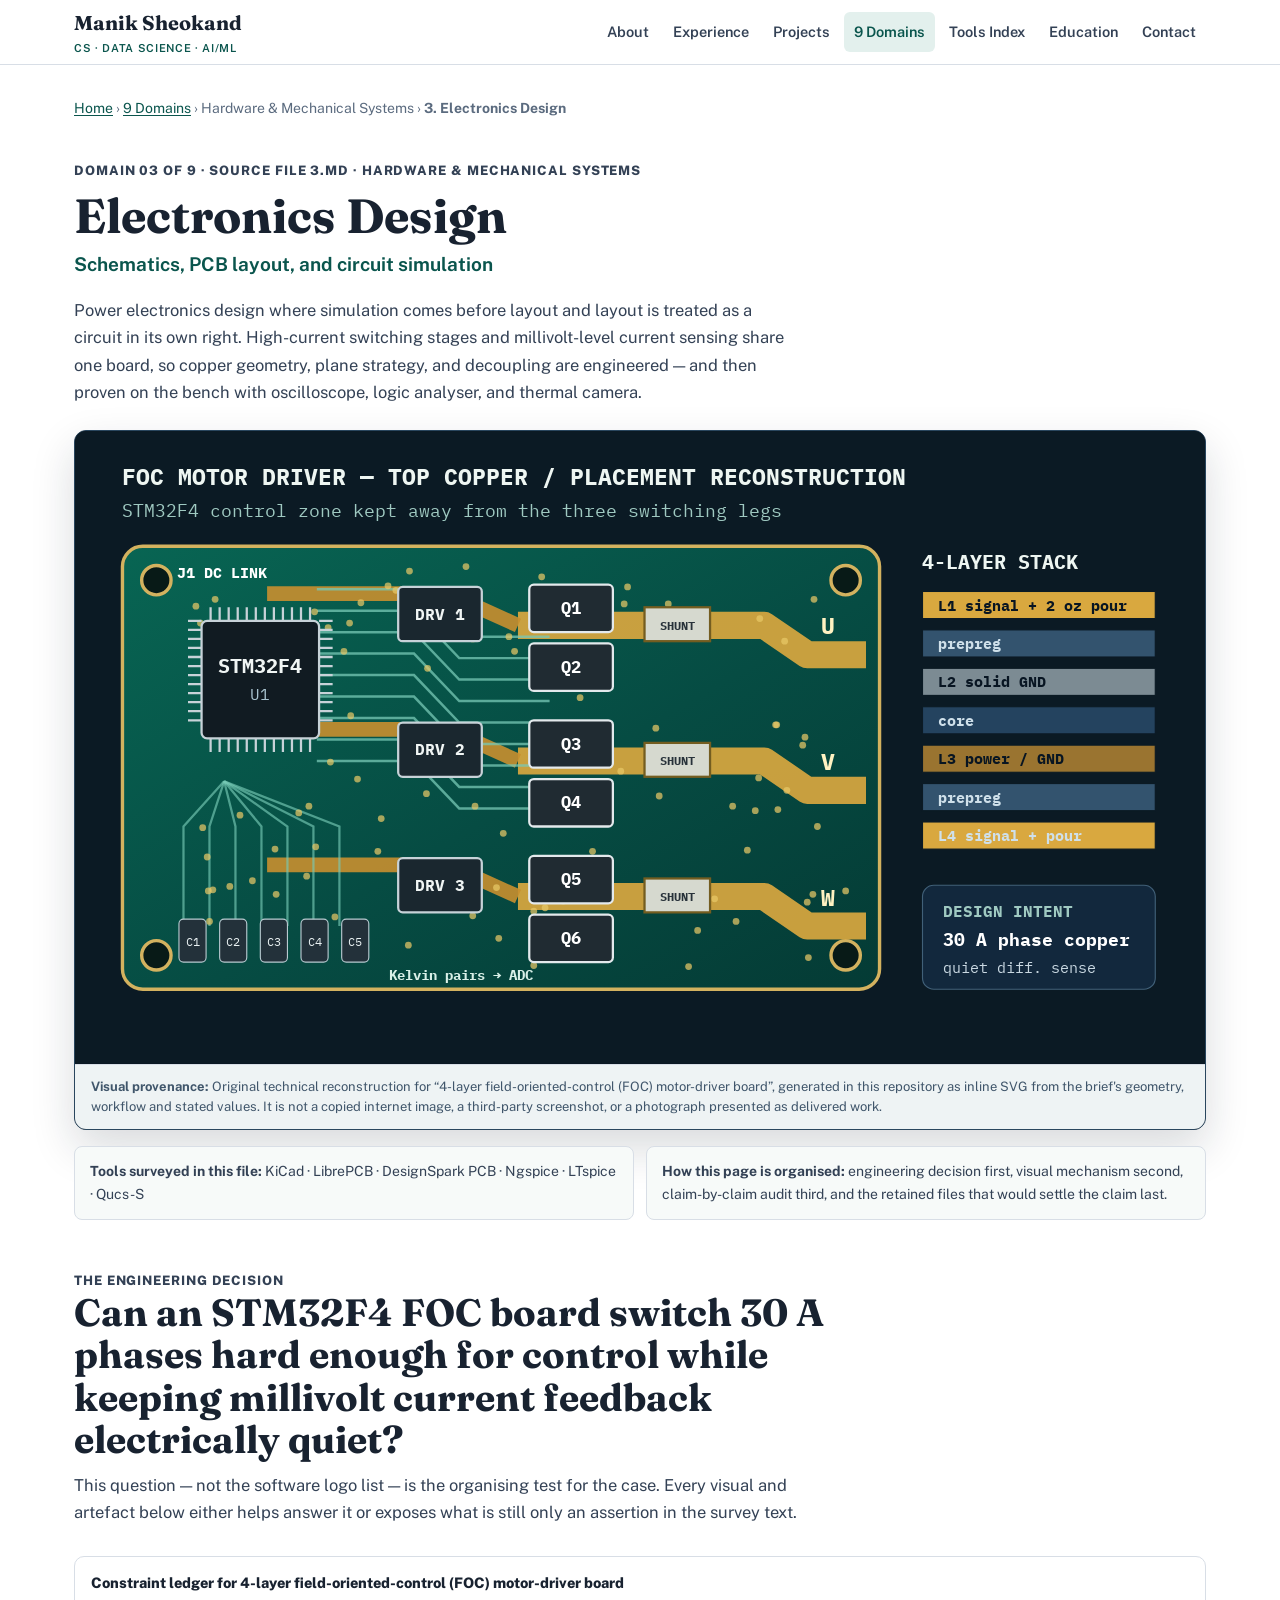
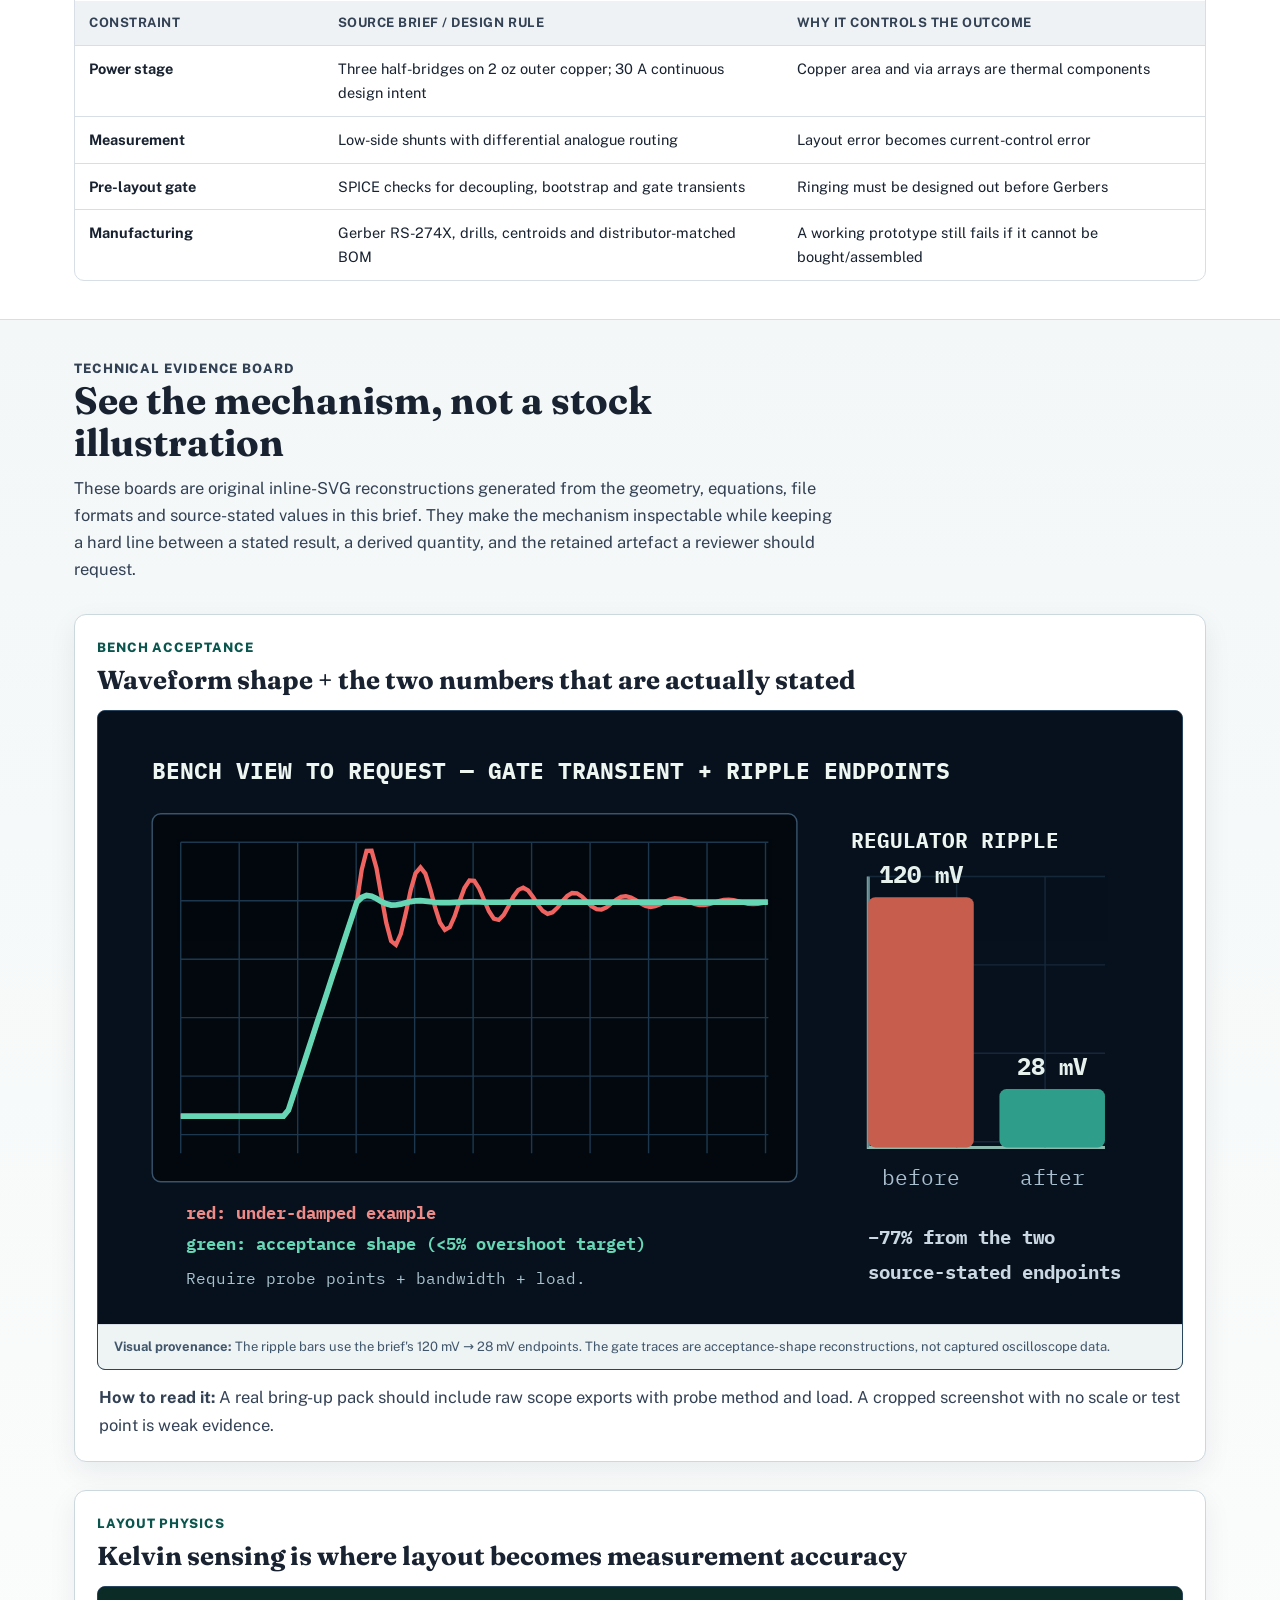
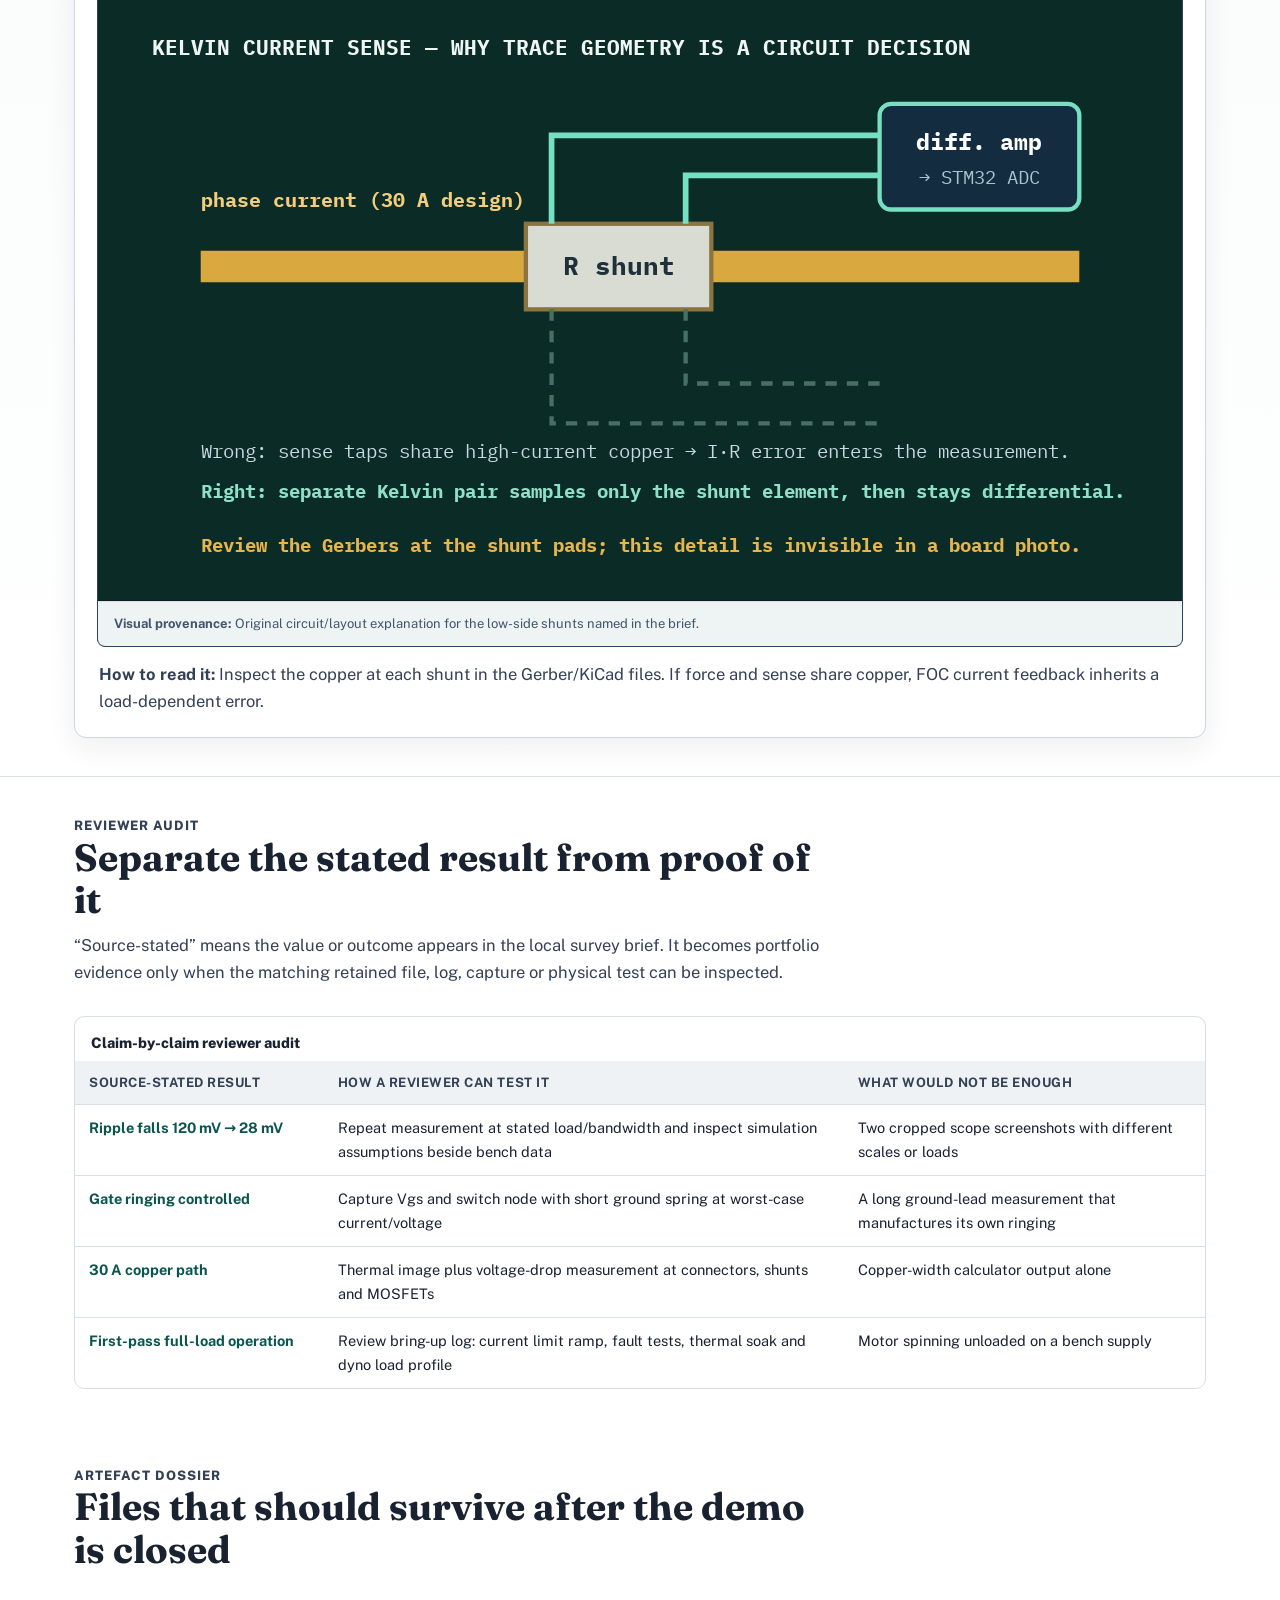
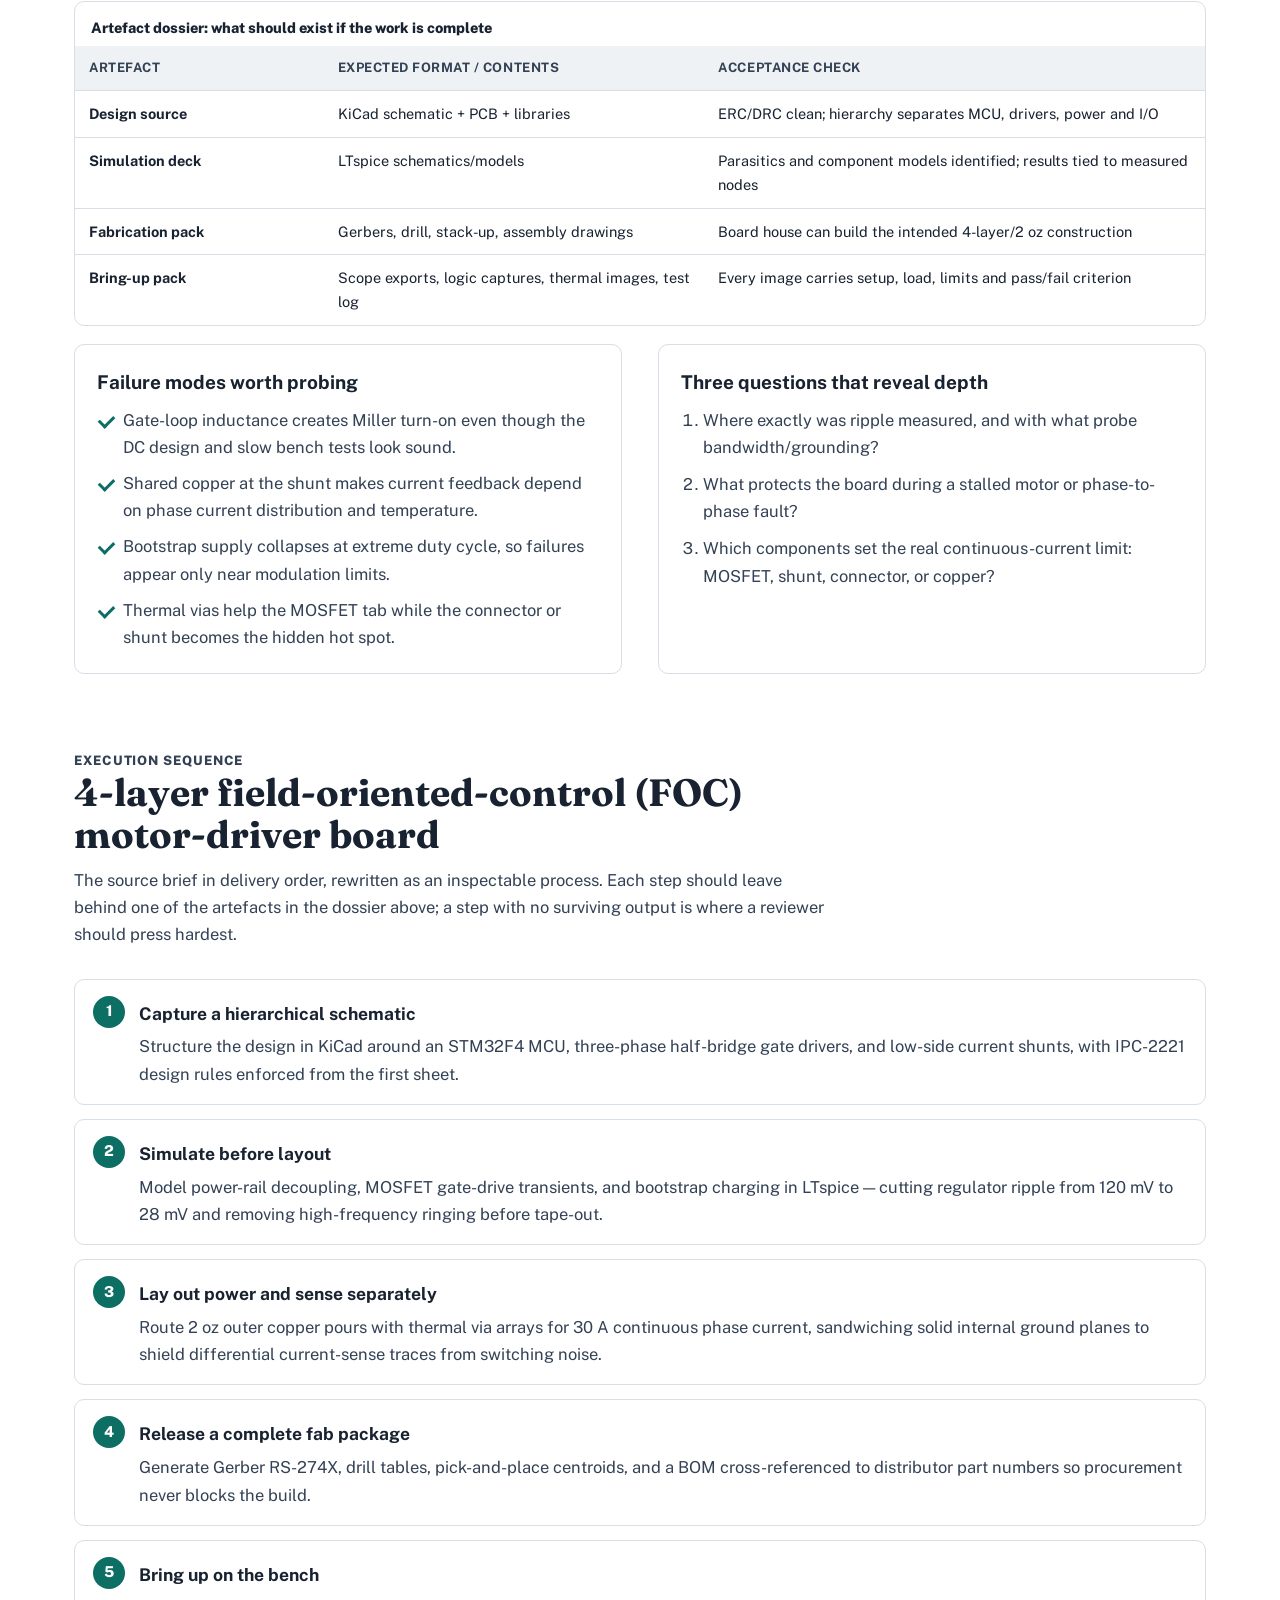
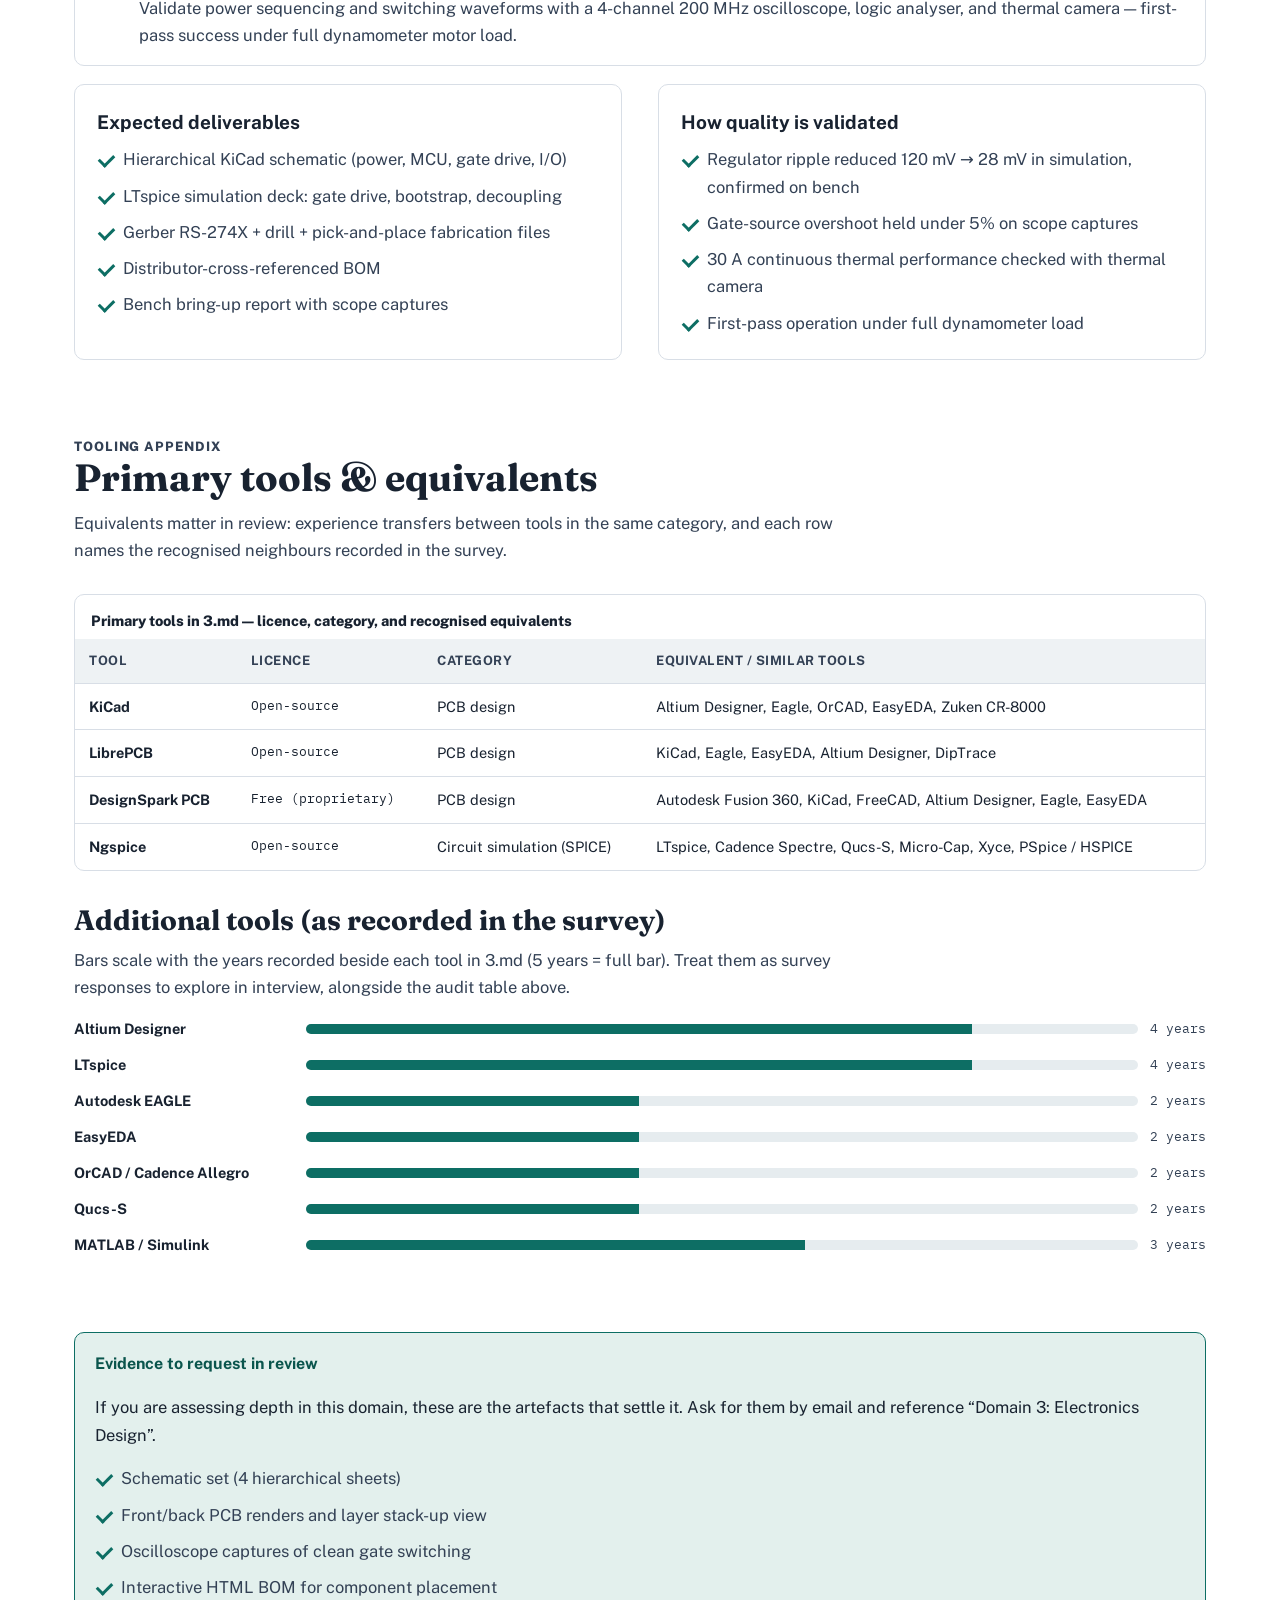
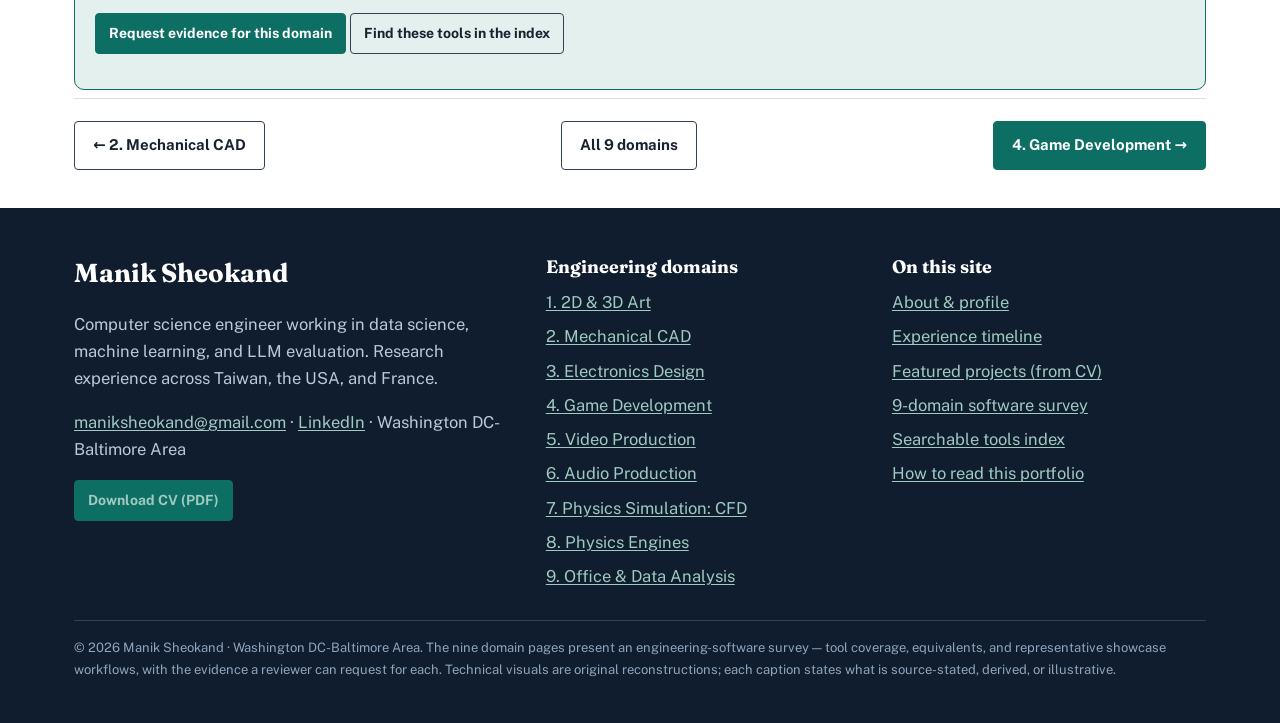
<file: domains/electronics-design.html>
<!DOCTYPE html>
<html lang="en">
<head>
<meta charset="utf-8">
<meta name="viewport" content="width=device-width, initial-scale=1">
<title>3. Electronics Design — Manik Sheokand Portfolio</title>
<meta name="description" content="4-layer FOC brushless motor-driver board in KiCad: SPICE-verified gate drive, 30 A power layout with quiet analogue sensing, full fabrication package, and bench bring-up.">
<meta property="og:title" content="3. Electronics Design — Manik Sheokand Portfolio">
<meta property="og:description" content="4-layer FOC brushless motor-driver board in KiCad: SPICE-verified gate drive, 30 A power layout with quiet analogue sensing, full fabrication package, and bench bring-up.">
<meta property="og:type" content="website">
<link rel="icon" href="../assets/favicon.svg" type="image/svg+xml">
<link rel="preconnect" href="https://fonts.googleapis.com">
<link rel="preconnect" href="https://fonts.gstatic.com" crossorigin>
<link href="https://fonts.googleapis.com/css2?family=Fraunces:opsz,wght@9..144,600;9..144,700&amp;family=IBM+Plex+Mono:wght@400;700&amp;family=Public+Sans:wght@400;600;700;800&amp;display=swap" rel="stylesheet">
<link rel="stylesheet" href="../assets/css/style.css">
</head>
<body><a class="skip" href="#main">Skip to content</a>
<header class="site-header"><div class="wrap header-in">
<a class="brand" href="../index.html">Manik Sheokand<small>CS · Data Science · AI/ML</small></a>
<button class="nav-toggle" aria-expanded="false" aria-label="Toggle navigation">Menu</button>
<nav class="main-nav" aria-label="Main">
<a href="../index.html#about">About</a>
<a href="../index.html#experience">Experience</a>
<a href="../index.html#projects">Projects</a>
<a href="../index.html#domains" aria-current="page">9 Domains</a>
<a href="../tools.html">Tools Index</a>
<a href="../index.html#education">Education</a>
<a href="../index.html#contact">Contact</a>
</nav></div></header>
<main id="main"><div class="wrap">
<p class="crumbs"><a href="../index.html">Home</a> › <a href="../index.html#domains">9 Domains</a> › Hardware &amp; Mechanical Systems › <strong>3. Electronics Design</strong></p>
<div class="page-hero case-hero-copy">
<p class="kicker">Domain 03 of 9 · Source file 3.md · Hardware &amp; Mechanical Systems</p>
<h1>Electronics Design</h1><p class="focus">Schematics, PCB layout, and circuit simulation</p><p>Power electronics design where simulation comes before layout and layout is treated as a circuit in its own right. High-current switching stages and millivolt-level current sensing share one board, so copper geometry, plane strategy, and decoupling are engineered — and then proven on the bench with oscilloscope, logic analyser, and thermal camera.</p>
<figure class="case-hero" data-case-visual="electronics-design"><svg role="img" aria-label="Original detailed PCB placement and four layer stack-up diagram for a three phase FOC motor driver" viewBox="0 0 1000 560" width="100%" height="auto" xmlns="http://www.w3.org/2000/svg"><defs><linearGradient id="pcbBoard" x1="0" y1="0" x2="1" y2="1"><stop offset="0" stop-color="#086553"/><stop offset=".55" stop-color="#064c43"/><stop offset="1" stop-color="#043b35"/></linearGradient></defs><rect width="1000" height="560" fill="#0b1a24"/><text x="42" y="48" font-size="20" fill="#eef6f2" font-weight="800" text-anchor="start" class="">FOC MOTOR DRIVER — TOP COPPER / PLACEMENT RECONSTRUCTION</text><text x="42" y="76" font-size="16" fill="#9fc9c1" font-weight="400" text-anchor="start" class="">STM32F4 control zone kept away from the three switching legs</text><rect x="42" y="102" width="670" height="392" rx="18" fill="url(#pcbBoard)" stroke="#d3b25f" stroke-width="3"/><circle cx="72" cy="132" r="13" fill="#081a17" stroke="#d3b25f" stroke-width="3"/><circle cx="682" cy="132" r="13" fill="#081a17" stroke="#d3b25f" stroke-width="3"/><circle cx="72" cy="464" r="13" fill="#081a17" stroke="#d3b25f" stroke-width="3"/><circle cx="682" cy="464" r="13" fill="#081a17" stroke="#d3b25f" stroke-width="3"/><path d="M392 172 H610 L648 198 H700" fill="none" stroke="#d9a83f" stroke-width="24" stroke-linejoin="round" opacity=".92"/><path d="M170 144 H330 L392 172" fill="none" stroke="#c8902f" stroke-width="13" opacity=".9"/><text x="660" y="180" font-size="20" fill="#fff2c2" font-weight="800" text-anchor="start" class="">U</text><path d="M392 292 H610 L648 318 H700" fill="none" stroke="#d9a83f" stroke-width="24" stroke-linejoin="round" opacity=".92"/><path d="M170 264 H330 L392 292" fill="none" stroke="#c8902f" stroke-width="13" opacity=".9"/><text x="660" y="300" font-size="20" fill="#fff2c2" font-weight="800" text-anchor="start" class="">V</text><path d="M392 412 H610 L648 438 H700" fill="none" stroke="#d9a83f" stroke-width="24" stroke-linejoin="round" opacity=".92"/><path d="M170 384 H330 L392 412" fill="none" stroke="#c8902f" stroke-width="13" opacity=".9"/><text x="660" y="420" font-size="20" fill="#fff2c2" font-weight="800" text-anchor="start" class="">W</text><path d="M214 140 H300 L340 182 H420" fill="none" stroke="#77c9b6" stroke-width="2.2" opacity=".75"/><path d="M214 159 H300 L340 201 H420" fill="none" stroke="#77c9b6" stroke-width="2.2" opacity=".75"/><path d="M214 178 H300 L340 220 H420" fill="none" stroke="#77c9b6" stroke-width="2.2" opacity=".75"/><path d="M214 197 H300 L340 239 H420" fill="none" stroke="#77c9b6" stroke-width="2.2" opacity=".75"/><path d="M214 216 H300 L340 258 H420" fill="none" stroke="#77c9b6" stroke-width="2.2" opacity=".75"/><path d="M214 235 H300 L340 277 H420" fill="none" stroke="#77c9b6" stroke-width="2.2" opacity=".75"/><path d="M214 254 H300 L340 296 H420" fill="none" stroke="#77c9b6" stroke-width="2.2" opacity=".75"/><path d="M214 273 H300 L340 315 H420" fill="none" stroke="#77c9b6" stroke-width="2.2" opacity=".75"/><path d="M214 292 H300 L340 334 H420" fill="none" stroke="#77c9b6" stroke-width="2.2" opacity=".75"/><path d="M96 438 V350 L132 310" fill="none" stroke="#77c9b6" stroke-width="2" opacity=".65"/><path d="M119 438 V350 L132 310" fill="none" stroke="#77c9b6" stroke-width="2" opacity=".65"/><path d="M142 438 V350 L132 310" fill="none" stroke="#77c9b6" stroke-width="2" opacity=".65"/><path d="M165 438 V350 L132 310" fill="none" stroke="#77c9b6" stroke-width="2" opacity=".65"/><path d="M188 438 V350 L132 310" fill="none" stroke="#77c9b6" stroke-width="2" opacity=".65"/><path d="M211 438 V350 L132 310" fill="none" stroke="#77c9b6" stroke-width="2" opacity=".65"/><path d="M234 438 V350 L132 310" fill="none" stroke="#77c9b6" stroke-width="2" opacity=".65"/><circle cx="389" cy="195" r="3" fill="#e8c766" opacity=".72"/><circle cx="462" cy="451" r="3" fill="#e8c766" opacity=".72"/><circle cx="107" cy="155" r="3" fill="#e8c766" opacity=".72"/><circle cx="606" cy="166" r="3" fill="#e8c766" opacity=".72"/><circle cx="432" cy="416" r="3" fill="#e8c766" opacity=".72"/><circle cx="117" cy="377" r="3" fill="#e8c766" opacity=".72"/><circle cx="277" cy="137" r="3" fill="#e8c766" opacity=".72"/><circle cx="146" cy="340" r="3" fill="#e8c766" opacity=".72"/><circle cx="486" cy="153" r="3" fill="#e8c766" opacity=".72"/><circle cx="304" cy="164" r="3" fill="#e8c766" opacity=".72"/><circle cx="622" cy="335" r="3" fill="#e8c766" opacity=".72"/><circle cx="118" cy="407" r="3" fill="#e8c766" opacity=".72"/><circle cx="184" cy="232" r="3" fill="#e8c766" opacity=".72"/><circle cx="654" cy="149" r="3" fill="#e8c766" opacity=".72"/><circle cx="648" cy="417" r="3" fill="#e8c766" opacity=".72"/><circle cx="464" cy="143" r="3" fill="#e8c766" opacity=".72"/><circle cx="284" cy="141" r="3" fill="#e8c766" opacity=".72"/><circle cx="628" cy="186" r="3" fill="#e8c766" opacity=".72"/><circle cx="354" cy="332" r="3" fill="#e8c766" opacity=".72"/><circle cx="205" cy="394" r="3" fill="#e8c766" opacity=".72"/><circle cx="178" cy="410" r="3" fill="#e8c766" opacity=".72"/><circle cx="373" cy="404" r="3" fill="#e8c766" opacity=".72"/><circle cx="243" cy="170" r="3" fill="#e8c766" opacity=".72"/><circle cx="653" cy="410" r="3" fill="#e8c766" opacity=".72"/><circle cx="250" cy="308" r="3" fill="#e8c766" opacity=".72"/><circle cx="157" cy="398" r="3" fill="#e8c766" opacity=".72"/><circle cx="122" cy="406" r="3" fill="#e8c766" opacity=".72"/><circle cx="119" cy="434" r="3" fill="#e8c766" opacity=".72"/><circle cx="268" cy="372" r="3" fill="#e8c766" opacity=".72"/><circle cx="602" cy="336" r="3" fill="#e8c766" opacity=".72"/><circle cx="379" cy="356" r="3" fill="#e8c766" opacity=".72"/><circle cx="657" cy="350" r="3" fill="#e8c766" opacity=".72"/><circle cx="428" cy="271" r="3" fill="#e8c766" opacity=".72"/><circle cx="312" cy="210" r="3" fill="#e8c766" opacity=".72"/><circle cx="307" cy="159" r="3" fill="#e8c766" opacity=".72"/><circle cx="646" cy="271" r="3" fill="#e8c766" opacity=".72"/><circle cx="595" cy="371" r="3" fill="#e8c766" opacity=".72"/><circle cx="409" cy="347" r="3" fill="#e8c766" opacity=".72"/><circle cx="352" cy="429" r="3" fill="#e8c766" opacity=".72"/><circle cx="132" cy="178" r="3" fill="#e8c766" opacity=".72"/><circle cx="582" cy="332" r="3" fill="#e8c766" opacity=".72"/><circle cx="226" cy="293" r="3" fill="#e8c766" opacity=".72"/><circle cx="213" cy="368" r="3" fill="#e8c766" opacity=".72"/><circle cx="489" cy="138" r="3" fill="#e8c766" opacity=".72"/><circle cx="137" cy="403" r="3" fill="#e8c766" opacity=".72"/><circle cx="644" cy="278" r="3" fill="#e8c766" opacity=".72"/><circle cx="406" cy="473" r="3" fill="#e8c766" opacity=".72"/><circle cx="416" cy="422" r="3" fill="#e8c766" opacity=".72"/><circle cx="566" cy="414" r="3" fill="#e8c766" opacity=".72"/><circle cx="525" cy="153" r="3" fill="#e8c766" opacity=".72"/><circle cx="153" cy="256" r="3" fill="#e8c766" opacity=".72"/><circle cx="543" cy="474" r="3" fill="#e8c766" opacity=".72"/><circle cx="124" cy="149" r="3" fill="#e8c766" opacity=".72"/><circle cx="375" cy="449" r="3" fill="#e8c766" opacity=".72"/><circle cx="649" cy="466" r="3" fill="#e8c766" opacity=".72"/><circle cx="514" cy="263" r="3" fill="#e8c766" opacity=".72"/><circle cx="453" cy="460" r="3" fill="#e8c766" opacity=".72"/><circle cx="413" cy="129" r="3" fill="#e8c766" opacity=".72"/><circle cx="530" cy="299" r="3" fill="#e8c766" opacity=".72"/><circle cx="230" cy="430" r="3" fill="#e8c766" opacity=".72"/><circle cx="177" cy="370" r="3" fill="#e8c766" opacity=".72"/><circle cx="118" cy="229" r="3" fill="#e8c766" opacity=".72"/><circle cx="352" cy="184" r="3" fill="#e8c766" opacity=".72"/><circle cx="311" cy="321" r="3" fill="#e8c766" opacity=".72"/><circle cx="458" cy="372" r="3" fill="#e8c766" opacity=".72"/><circle cx="140" cy="203" r="3" fill="#e8c766" opacity=".72"/><circle cx="517" cy="323" r="3" fill="#e8c766" opacity=".72"/><circle cx="620" cy="260" r="3" fill="#e8c766" opacity=".72"/><circle cx="198" cy="338" r="3" fill="#e8c766" opacity=".72"/><circle cx="621" cy="260" r="3" fill="#e8c766" opacity=".72"/><circle cx="483" cy="301" r="3" fill="#e8c766" opacity=".72"/><circle cx="447" cy="236" r="3" fill="#e8c766" opacity=".72"/><circle cx="212" cy="160" r="3" fill="#e8c766" opacity=".72"/><circle cx="238" cy="195" r="3" fill="#e8c766" opacity=".72"/><circle cx="295" cy="455" r="3" fill="#e8c766" opacity=".72"/><circle cx="296" cy="124" r="3" fill="#e8c766" opacity=".72"/><circle cx="554" cy="419" r="3" fill="#e8c766" opacity=".72"/><circle cx="244" cy="252" r="3" fill="#e8c766" opacity=".72"/><circle cx="346" cy="120" r="3" fill="#e8c766" opacity=".72"/><circle cx="207" cy="332" r="3" fill="#e8c766" opacity=".72"/><circle cx="605" cy="307" r="3" fill="#e8c766" opacity=".72"/><circle cx="682" cy="407" r="3" fill="#e8c766" opacity=".72"/><circle cx="384" cy="182" r="3" fill="#e8c766" opacity=".72"/><circle cx="585" cy="434" r="3" fill="#e8c766" opacity=".72"/><circle cx="113" cy="351" r="3" fill="#e8c766" opacity=".72"/><circle cx="630" cy="318" r="3" fill="#e8c766" opacity=".72"/><circle cx="465" cy="322" r="3" fill="#e8c766" opacity=".72"/><circle cx="461" cy="171" r="3" fill="#e8c766" opacity=".72"/><circle cx="551" cy="442" r="3" fill="#e8c766" opacity=".72"/><circle cx="468" cy="149" r="3" fill="#e8c766" opacity=".72"/><circle cx="253" cy="152" r="3" fill="#e8c766" opacity=".72"/><circle cx="271" cy="343" r="3" fill="#e8c766" opacity=".72"/><circle cx="224" cy="174" r="3" fill="#e8c766" opacity=".72"/><circle cx="406" cy="425" r="3" fill="#e8c766" opacity=".72"/><circle cx="111" cy="170" r="3" fill="#e8c766" opacity=".72"/><rect x="112" y="168" width="104" height="104" rx="5" fill="#111b22" stroke="#c7d2d8" stroke-width="2"/><path d="M120 168 v-12 M120 272 v12 M112 168 h-12 M216 168 h12" stroke="#c7d2d8" stroke-width="2"/><path d="M128 168 v-12 M128 272 v12 M112 176 h-12 M216 176 h12" stroke="#c7d2d8" stroke-width="2"/><path d="M136 168 v-12 M136 272 v12 M112 184 h-12 M216 184 h12" stroke="#c7d2d8" stroke-width="2"/><path d="M144 168 v-12 M144 272 v12 M112 192 h-12 M216 192 h12" stroke="#c7d2d8" stroke-width="2"/><path d="M152 168 v-12 M152 272 v12 M112 200 h-12 M216 200 h12" stroke="#c7d2d8" stroke-width="2"/><path d="M160 168 v-12 M160 272 v12 M112 208 h-12 M216 208 h12" stroke="#c7d2d8" stroke-width="2"/><path d="M168 168 v-12 M168 272 v12 M112 216 h-12 M216 216 h12" stroke="#c7d2d8" stroke-width="2"/><path d="M176 168 v-12 M176 272 v12 M112 224 h-12 M216 224 h12" stroke="#c7d2d8" stroke-width="2"/><path d="M184 168 v-12 M184 272 v12 M112 232 h-12 M216 232 h12" stroke="#c7d2d8" stroke-width="2"/><path d="M192 168 v-12 M192 272 v12 M112 240 h-12 M216 240 h12" stroke="#c7d2d8" stroke-width="2"/><path d="M200 168 v-12 M200 272 v12 M112 248 h-12 M216 248 h12" stroke="#c7d2d8" stroke-width="2"/><path d="M208 168 v-12 M208 272 v12 M112 256 h-12 M216 256 h12" stroke="#c7d2d8" stroke-width="2"/><text x="164" y="214" font-size="18" fill="#f0f5f4" font-weight="800" text-anchor="middle" class="">STM32F4</text><text x="164" y="238" font-size="14" fill="#a9c3cf" font-weight="400" text-anchor="middle" class="">U1</text><rect x="286" y="138" width="74" height="48" rx="4" fill="#1a272f" stroke="#c7d2d8" stroke-width="2"/><text x="323" y="167" font-size="14" fill="#f0f5f4" font-weight="700" text-anchor="middle" class="">DRV 1</text><rect x="402" y="136" width="74" height="42" rx="4" fill="#202b32" stroke="#e3e9ec" stroke-width="2"/><text x="439" y="162" font-size="15" fill="#fff" font-weight="700" text-anchor="middle" class="">Q1</text><rect x="402" y="188" width="74" height="42" rx="4" fill="#202b32" stroke="#e3e9ec" stroke-width="2"/><text x="439" y="214" font-size="15" fill="#fff" font-weight="700" text-anchor="middle" class="">Q2</text><rect x="504" y="156" width="58" height="30" fill="#d6d9cf" stroke="#745d20" stroke-width="2"/><text x="533" y="176" font-size="11" fill="#28323a" font-weight="800" text-anchor="middle" class="">SHUNT</text><rect x="286" y="258" width="74" height="48" rx="4" fill="#1a272f" stroke="#c7d2d8" stroke-width="2"/><text x="323" y="287" font-size="14" fill="#f0f5f4" font-weight="700" text-anchor="middle" class="">DRV 2</text><rect x="402" y="256" width="74" height="42" rx="4" fill="#202b32" stroke="#e3e9ec" stroke-width="2"/><text x="439" y="282" font-size="15" fill="#fff" font-weight="700" text-anchor="middle" class="">Q3</text><rect x="402" y="308" width="74" height="42" rx="4" fill="#202b32" stroke="#e3e9ec" stroke-width="2"/><text x="439" y="334" font-size="15" fill="#fff" font-weight="700" text-anchor="middle" class="">Q4</text><rect x="504" y="276" width="58" height="30" fill="#d6d9cf" stroke="#745d20" stroke-width="2"/><text x="533" y="296" font-size="11" fill="#28323a" font-weight="800" text-anchor="middle" class="">SHUNT</text><rect x="286" y="378" width="74" height="48" rx="4" fill="#1a272f" stroke="#c7d2d8" stroke-width="2"/><text x="323" y="407" font-size="14" fill="#f0f5f4" font-weight="700" text-anchor="middle" class="">DRV 3</text><rect x="402" y="376" width="74" height="42" rx="4" fill="#202b32" stroke="#e3e9ec" stroke-width="2"/><text x="439" y="402" font-size="15" fill="#fff" font-weight="700" text-anchor="middle" class="">Q5</text><rect x="402" y="428" width="74" height="42" rx="4" fill="#202b32" stroke="#e3e9ec" stroke-width="2"/><text x="439" y="454" font-size="15" fill="#fff" font-weight="700" text-anchor="middle" class="">Q6</text><rect x="504" y="396" width="58" height="30" fill="#d6d9cf" stroke="#745d20" stroke-width="2"/><text x="533" y="416" font-size="11" fill="#28323a" font-weight="800" text-anchor="middle" class="">SHUNT</text><rect x="92" y="432" width="24" height="38" rx="4" fill="#23313a" stroke="#b9c9d0"/><text x="104" y="456" font-size="11" fill="#e9f1f2" font-weight="400" text-anchor="middle" class="">C1</text><rect x="128" y="432" width="24" height="38" rx="4" fill="#23313a" stroke="#b9c9d0"/><text x="140" y="456" font-size="11" fill="#e9f1f2" font-weight="400" text-anchor="middle" class="">C2</text><rect x="164" y="432" width="24" height="38" rx="4" fill="#23313a" stroke="#b9c9d0"/><text x="176" y="456" font-size="11" fill="#e9f1f2" font-weight="400" text-anchor="middle" class="">C3</text><rect x="200" y="432" width="24" height="38" rx="4" fill="#23313a" stroke="#b9c9d0"/><text x="212" y="456" font-size="11" fill="#e9f1f2" font-weight="400" text-anchor="middle" class="">C4</text><rect x="236" y="432" width="24" height="38" rx="4" fill="#23313a" stroke="#b9c9d0"/><text x="248" y="456" font-size="11" fill="#e9f1f2" font-weight="400" text-anchor="middle" class="">C5</text><text x="90" y="130" font-size="13" fill="#ffffff" font-weight="700" text-anchor="start" class="">J1 DC LINK</text><text x="278" y="486" font-size="12" fill="#d9f0e8" font-weight="700" text-anchor="start" class="">Kelvin pairs → ADC</text><text x="750" y="122" font-size="18" fill="#eef6f2" font-weight="800" text-anchor="start" class="">4-LAYER STACK</text><rect x="750" y="142" width="206" height="24" fill="#d9a83f" stroke="#0b1a24"/><text x="764" y="159" font-size="13" fill="#081522" font-weight="700" text-anchor="start" class="">L1 signal + 2 oz pour</text><rect x="750" y="176" width="206" height="24" fill="#33536e" stroke="#0b1a24"/><text x="764" y="193" font-size="13" fill="#cfe0ea" font-weight="700" text-anchor="start" class="">prepreg</text><rect x="750" y="210" width="206" height="24" fill="#7c8b93" stroke="#0b1a24"/><text x="764" y="227" font-size="13" fill="#081522" font-weight="700" text-anchor="start" class="">L2 solid GND</text><rect x="750" y="244" width="206" height="24" fill="#24435f" stroke="#0b1a24"/><text x="764" y="261" font-size="13" fill="#cfe0ea" font-weight="700" text-anchor="start" class="">core</text><rect x="750" y="278" width="206" height="24" fill="#9a7430" stroke="#0b1a24"/><text x="764" y="295" font-size="13" fill="#081522" font-weight="700" text-anchor="start" class="">L3 power / GND</text><rect x="750" y="312" width="206" height="24" fill="#33536e" stroke="#0b1a24"/><text x="764" y="329" font-size="13" fill="#cfe0ea" font-weight="700" text-anchor="start" class="">prepreg</text><rect x="750" y="346" width="206" height="24" fill="#d9a83f" stroke="#0b1a24"/><text x="764" y="363" font-size="13" fill="#cfe0ea" font-weight="700" text-anchor="start" class="">L4 signal + pour</text><rect x="750" y="402" width="206" height="92" rx="10" fill="#12283d" stroke="#416078" opacity="1"/><text x="768" y="430" font-size="14" fill="#9fc9c1" font-weight="800" text-anchor="start" class="">DESIGN INTENT</text><text x="768" y="456" font-size="16" fill="#fff" font-weight="700" text-anchor="start" class="">30 A phase copper</text><text x="768" y="480" font-size="13" fill="#c9d8e2" font-weight="400" text-anchor="start" class="">quiet diff. sense</text></svg>
<figcaption><strong>Visual provenance:</strong> Original technical reconstruction for “4-layer field-oriented-control (FOC) motor-driver board”, generated in this repository as inline SVG from the brief's geometry, workflow and stated values. It is not a copied internet image, a third-party screenshot, or a photograph presented as delivered work.</figcaption></figure>
<div class="case-meta"><p><strong>Tools surveyed in this file:</strong> KiCad · LibrePCB · DesignSpark PCB · Ngspice · LTspice · Qucs-S</p>
<p><strong>How this page is organised:</strong> engineering decision first, visual mechanism second, claim-by-claim audit third, and the retained files that would settle the claim last.</p></div>
</div>
<section class="case-decision">
<div class="sec-head"><p class="kicker">The engineering decision</p><h2>Can an STM32F4 FOC board switch 30 A phases hard enough for control while keeping millivolt current feedback electrically quiet?</h2>
<p>This question — not the software logo list — is the organising test for the case. Every visual and artefact below either helps answer it or exposes what is still only an assertion in the survey text.</p></div>
<div class="table-wrap"><table class="case-table">
<caption>Constraint ledger for 4-layer field-oriented-control (FOC) motor-driver board</caption><thead><tr><th scope="col">Constraint</th><th scope="col">Source brief / design rule</th><th scope="col">Why it controls the outcome</th></tr></thead><tbody><tr><td><strong>Power stage</strong></td><td>Three half-bridges on 2 oz outer copper; 30 A continuous design intent</td><td>Copper area and via arrays are thermal components</td></tr><tr><td><strong>Measurement</strong></td><td>Low-side shunts with differential analogue routing</td><td>Layout error becomes current-control error</td></tr><tr><td><strong>Pre-layout gate</strong></td><td>SPICE checks for decoupling, bootstrap and gate transients</td><td>Ringing must be designed out before Gerbers</td></tr><tr><td><strong>Manufacturing</strong></td><td>Gerber RS-274X, drills, centroids and distributor-matched BOM</td><td>A working prototype still fails if it cannot be bought/assembled</td></tr></tbody></table></div></section>
<section class="evidence-board" aria-labelledby="evidence-electronics-design">
<div class="sec-head"><p class="kicker">Technical evidence board</p><h2 id="evidence-electronics-design">See the mechanism, not a stock illustration</h2>
<p>These boards are original inline-SVG reconstructions generated from the geometry, equations, file formats and source-stated values in this brief. They make the mechanism inspectable while keeping a hard line between a stated result, a derived quantity, and the retained artefact a reviewer should request.</p></div>
<div class="evidence-grid"><article class="evidence-item">
<p class="kicker">Bench acceptance</p><h3>Waveform shape + the two numbers that are actually stated</h3>
<figure class="evidence-figure"><svg role="img" aria-label="Oscilloscope style gate transient reconstruction and bar chart of regulator ripple falling from 120 to 28 millivolts" viewBox="0 0 760 430" width="100%" height="auto" xmlns="http://www.w3.org/2000/svg"><rect width="760" height="430" fill="#07111d"/><text x="38" y="48" font-size="16" fill="#eef6f2" font-weight="800" text-anchor="start" class="">BENCH VIEW TO REQUEST — GATE TRANSIENT + RIPPLE ENDPOINTS</text><rect x="38" y="72" width="452" height="258" rx="6" fill="#02080e" stroke="#38536b" opacity="1"/><path d="M58 92 V310 M99 92 V310 M140 92 V310 M181 92 V310 M222 92 V310 M263 92 V310 M304 92 V310 M345 92 V310 M386 92 V310 M427 92 V310 M468 92 V310 M58 92 H470 M58 133 H470 M58 174 H470 M58 215 H470 M58 256 H470 M58 297 H470" stroke="#24445f" stroke-width="1" opacity="0.8"/><polyline points="58.0,284.0 61.4,284.0 64.9,284.0 68.3,284.0 71.7,284.0 75.2,284.0 78.6,284.0 82.0,284.0 85.4,284.0 88.9,284.0 92.3,284.0 95.7,284.0 99.2,284.0 102.6,284.0 106.0,284.0 109.5,284.0 112.9,284.0 116.3,284.0 119.7,284.0 123.2,284.0 126.6,284.0 130.0,284.0 133.5,279.8 136.9,269.4 140.3,259.0 143.8,248.6 147.2,238.2 150.6,227.8 154.0,217.3 157.5,206.9 160.9,196.5 164.3,186.1 167.8,175.7 171.2,165.2 174.6,154.8 178.1,144.4 181.5,134.0 184.9,111.3 188.3,98.0 191.8,97.9 195.2,110.0 198.6,129.2 202.1,148.5 205.5,161.3 208.9,164.0 212.3,156.3 215.8,141.7 219.2,125.7 222.6,113.8 226.1,109.6 229.5,114.0 232.9,124.7 236.4,137.8 239.8,148.5 243.2,153.5 246.7,151.5 250.1,143.8 253.5,133.4 256.9,124.1 260.4,118.8 263.8,119.1 267.2,124.4 270.7,132.5 274.1,140.4 277.5,145.6 281.0,146.5 284.4,143.0 287.8,136.9 291.2,130.2 294.7,125.4 298.1,123.8 301.5,125.8 305.0,130.4 308.4,135.9 311.8,140.2 315.2,142.2 318.7,141.2 322.1,137.9 325.5,133.5 329.0,129.7 332.4,127.6 335.8,127.8 339.3,130.1 342.7,133.6 346.1,136.9 349.6,138.9 353.0,139.2 356.4,137.7 359.8,135.0 363.3,132.3 366.7,130.3 370.1,129.8 373.6,130.7 377.0,132.6 380.4,134.9 383.9,136.7 387.3,137.4 390.7,136.9 394.1,135.5 397.6,133.7 401.0,132.1 404.4,131.3 407.9,131.5 411.3,132.5 414.7,133.9 418.2,135.3 421.6,136.1 425.0,136.1 428.4,135.5 431.9,134.4 435.3,133.2 438.7,132.4 442.2,132.2 445.6,132.6 449.0,133.5 452.5,134.4 455.9,135.2 459.3,135.4 462.7,135.2 466.2,134.6 469.6,133.8" fill="none" stroke="#ef6461" stroke-width="3"/><polyline points="58.0,284.0 61.4,284.0 64.9,284.0 68.3,284.0 71.7,284.0 75.2,284.0 78.6,284.0 82.0,284.0 85.4,284.0 88.9,284.0 92.3,284.0 95.7,284.0 99.2,284.0 102.6,284.0 106.0,284.0 109.5,284.0 112.9,284.0 116.3,284.0 119.7,284.0 123.2,284.0 126.6,284.0 130.0,284.0 133.5,279.8 136.9,269.4 140.3,259.0 143.8,248.6 147.2,238.2 150.6,227.8 154.0,217.3 157.5,206.9 160.9,196.5 164.3,186.1 167.8,175.7 171.2,165.2 174.6,154.8 178.1,144.4 181.5,134.0 184.9,130.7 188.3,129.3 191.8,129.8 195.2,131.5 198.6,133.6 202.1,135.2 205.5,136.1 208.9,136.0 212.3,135.4 215.8,134.4 219.2,133.6 222.6,133.1 226.1,133.0 229.5,133.3 232.9,133.7 236.4,134.1 239.8,134.4 243.2,134.4 246.7,134.4 250.1,134.2 253.5,134.0 256.9,133.9 260.4,133.8 263.8,133.8 267.2,133.9 270.7,134.0 274.1,134.1 277.5,134.1 281.0,134.1 284.4,134.1 287.8,134.0 291.2,134.0 294.7,134.0 298.1,134.0 301.5,134.0 305.0,134.0 308.4,134.0 311.8,134.0 315.2,134.0 318.7,134.0 322.1,134.0 325.5,134.0 329.0,134.0 332.4,134.0 335.8,134.0 339.3,134.0 342.7,134.0 346.1,134.0 349.6,134.0 353.0,134.0 356.4,134.0 359.8,134.0 363.3,134.0 366.7,134.0 370.1,134.0 373.6,134.0 377.0,134.0 380.4,134.0 383.9,134.0 387.3,134.0 390.7,134.0 394.1,134.0 397.6,134.0 401.0,134.0 404.4,134.0 407.9,134.0 411.3,134.0 414.7,134.0 418.2,134.0 421.6,134.0 425.0,134.0 428.4,134.0 431.9,134.0 435.3,134.0 438.7,134.0 442.2,134.0 445.6,134.0 449.0,134.0 452.5,134.0 455.9,134.0 459.3,134.0 462.7,134.0 466.2,134.0 469.6,134.0" fill="none" stroke="#67d6b5" stroke-width="4"/><text x="62" y="356" font-size="12" fill="#ef8a87" font-weight="700" text-anchor="start" class="">red: under-damped example</text><text x="62" y="378" font-size="12" fill="#67d6b5" font-weight="700" text-anchor="start" class="">green: acceptance shape (&lt;5% overshoot target)</text><text x="62" y="402" font-size="11.5" fill="#a9c3cf" font-weight="400" text-anchor="start" class="">Require probe points + bandwidth + load.</text><text x="528" y="96" font-size="15" fill="#eef6f2" font-weight="800" text-anchor="start" class="">REGULATOR RIPPLE</text><path d="M540 116 V306 H706" fill="none" stroke="#8db8ae" stroke-width="2"/><path d="M540 116 V306 M602 116 V306 M664 116 V306 M540 116 H706 M540 178 H706 M540 240 H706 M540 302 H706" stroke="#28455f" stroke-width="1" opacity="0.45"/><text x="706" y="340" font-size="16" fill="#9fb8c7" font-weight="400" text-anchor="end" class=""></text><text x="526" y="134" font-size="16" fill="#9fb8c7" text-anchor="end" transform="rotate(-90 526 134)"></text><rect x="540.0" y="130.6" width="74.0" height="175.4" rx="5" fill="#c65d4d"/><text x="577.0" y="120.61538461538461" font-size="17" fill="#e6f1ed" font-weight="700" text-anchor="middle" class="">120 mV</text><text x="577.0" y="332" font-size="15" fill="#a9bfcf" font-weight="400" text-anchor="middle" class="">before</text><rect x="632.0" y="265.1" width="74.0" height="40.9" rx="5" fill="#2e9e8b"/><text x="669.0" y="255.0769230769231" font-size="17" fill="#e6f1ed" font-weight="700" text-anchor="middle" class="">28 mV</text><text x="669.0" y="332" font-size="15" fill="#a9bfcf" font-weight="400" text-anchor="middle" class="">after</text><text x="540" y="374" font-size="13" fill="#c9d8e2" font-weight="700" text-anchor="start" class="">−77% from the two</text><text x="540" y="398" font-size="13" fill="#c9d8e2" font-weight="700" text-anchor="start" class="">source-stated endpoints</text></svg><figcaption><strong>Visual provenance:</strong> The ripple bars use the brief&#x27;s 120 mV → 28 mV endpoints. The gate traces are acceptance-shape reconstructions, not captured oscilloscope data.</figcaption></figure>
<p class="interpretation"><strong>How to read it:</strong> A real bring-up pack should include raw scope exports with probe method and load. A cropped screenshot with no scale or test point is weak evidence.</p></article><article class="evidence-item">
<p class="kicker">Layout physics</p><h3>Kelvin sensing is where layout becomes measurement accuracy</h3>
<figure class="evidence-figure"><svg role="img" aria-label="Kelvin current sensing schematic contrasting correct differential taps with shared copper error" viewBox="0 0 760 430" width="100%" height="auto" xmlns="http://www.w3.org/2000/svg"><rect width="760" height="430" fill="#0b2b26"/><text x="38" y="48" font-size="15" fill="#eef6f2" font-weight="800" text-anchor="start" class="">KELVIN CURRENT SENSE — WHY TRACE GEOMETRY IS A CIRCUIT DECISION</text><path d="M72 196 H300 M430 196 H688" stroke="#d9a83f" stroke-width="22"/><rect x="300" y="166" width="130" height="60" fill="#d8dcd2" stroke="#8b7440" stroke-width="3"/><text x="365" y="202" font-size="18" fill="#20303a" font-weight="800" text-anchor="middle" class="">R shunt</text><path d="M318 166 V104 H548 M412 166 V132 H548" fill="none" stroke="#77e0c3" stroke-width="4"/><rect x="548" y="82" width="140" height="74" rx="8" fill="#132c3f" stroke="#77e0c3" stroke-width="3"/><text x="618" y="114" font-size="16" fill="#fff" font-weight="800" text-anchor="middle" class="">diff. amp</text><text x="618" y="138" font-size="13" fill="#a9c3cf" font-weight="400" text-anchor="middle" class="">→ STM32 ADC</text><path d="M318 226 V306 H548 M412 226 V278 H548" fill="none" stroke="#496f64" stroke-width="3" stroke-dasharray="8 7"/><text x="72" y="154" font-size="14" fill="#f2cd7e" font-weight="700" text-anchor="start" class="">phase current (30 A design)</text><text x="72" y="330" font-size="13" fill="#c9d8e2" font-weight="400" text-anchor="start" class="">Wrong: sense taps share high-current copper → I·R error enters the measurement.</text><text x="72" y="358" font-size="13" fill="#8ee0c9" font-weight="700" text-anchor="start" class="">Right: separate Kelvin pair samples only the shunt element, then stays differential.</text><text x="72" y="396" font-size="13" fill="#e8b44c" font-weight="700" text-anchor="start" class="">Review the Gerbers at the shunt pads; this detail is invisible in a board photo.</text></svg><figcaption><strong>Visual provenance:</strong> Original circuit/layout explanation for the low-side shunts named in the brief.</figcaption></figure>
<p class="interpretation"><strong>How to read it:</strong> Inspect the copper at each shunt in the Gerber/KiCad files. If force and sense share copper, FOC current feedback inherits a load-dependent error.</p></article></div></section>
<section class="case-audit"><div class="sec-head"><p class="kicker">Reviewer audit</p><h2>Separate the stated result from proof of it</h2>
<p>“Source-stated” means the value or outcome appears in the local survey brief. It becomes portfolio evidence only when the matching retained file, log, capture or physical test can be inspected.</p></div>
<div class="table-wrap"><table class="case-table audit-table">
<caption>Claim-by-claim reviewer audit</caption><thead><tr><th scope="col">Source-stated result</th><th scope="col">How a reviewer can test it</th><th scope="col">What would not be enough</th></tr></thead><tbody><tr><td><strong>Ripple falls 120 mV → 28 mV</strong></td><td>Repeat measurement at stated load/bandwidth and inspect simulation assumptions beside bench data</td><td>Two cropped scope screenshots with different scales or loads</td></tr><tr><td><strong>Gate ringing controlled</strong></td><td>Capture Vgs and switch node with short ground spring at worst-case current/voltage</td><td>A long ground-lead measurement that manufactures its own ringing</td></tr><tr><td><strong>30 A copper path</strong></td><td>Thermal image plus voltage-drop measurement at connectors, shunts and MOSFETs</td><td>Copper-width calculator output alone</td></tr><tr><td><strong>First-pass full-load operation</strong></td><td>Review bring-up log: current limit ramp, fault tests, thermal soak and dyno load profile</td><td>Motor spinning unloaded on a bench supply</td></tr></tbody></table></div></section>
<section class="case-dossier"><div class="sec-head"><p class="kicker">Artefact dossier</p><h2>Files that should survive after the demo is closed</h2></div>
<div class="table-wrap"><table class="case-table">
<caption>Artefact dossier: what should exist if the work is complete</caption><thead><tr><th scope="col">Artefact</th><th scope="col">Expected format / contents</th><th scope="col">Acceptance check</th></tr></thead><tbody><tr><td><strong>Design source</strong></td><td>KiCad schematic + PCB + libraries</td><td>ERC/DRC clean; hierarchy separates MCU, drivers, power and I/O</td></tr><tr><td><strong>Simulation deck</strong></td><td>LTspice schematics/models</td><td>Parasitics and component models identified; results tied to measured nodes</td></tr><tr><td><strong>Fabrication pack</strong></td><td>Gerbers, drill, stack-up, assembly drawings</td><td>Board house can build the intended 4-layer/2 oz construction</td></tr><tr><td><strong>Bring-up pack</strong></td><td>Scope exports, logic captures, thermal images, test log</td><td>Every image carries setup, load, limits and pass/fail criterion</td></tr></tbody></table></div>
<div class="two-col case-followups">
<div class="card"><h3>Failure modes worth probing</h3><ul class="checklist"><li>Gate-loop inductance creates Miller turn-on even though the DC design and slow bench tests look sound.</li><li>Shared copper at the shunt makes current feedback depend on phase current distribution and temperature.</li><li>Bootstrap supply collapses at extreme duty cycle, so failures appear only near modulation limits.</li><li>Thermal vias help the MOSFET tab while the connector or shunt becomes the hidden hot spot.</li></ul></div>
<div class="card"><h3>Three questions that reveal depth</h3><ol class="question-list"><li>Where exactly was ripple measured, and with what probe bandwidth/grounding?</li><li>What protects the board during a stalled motor or phase-to-phase fault?</li><li>Which components set the real continuous-current limit: MOSFET, shunt, connector, or copper?</li></ol></div>
</div></section>
<section class="case-workflow"><div class="sec-head"><p class="kicker">Execution sequence</p><h2>4-layer field-oriented-control (FOC) motor-driver board</h2>
<p>The source brief in delivery order, rewritten as an inspectable process. Each step should leave behind one of the artefacts in the dossier above; a step with no surviving output is where a reviewer should press hardest.</p></div>
<ol class="steps"><li><h3>Capture a hierarchical schematic</h3><p>Structure the design in KiCad around an STM32F4 MCU, three-phase half-bridge gate drivers, and low-side current shunts, with IPC-2221 design rules enforced from the first sheet.</p></li><li><h3>Simulate before layout</h3><p>Model power-rail decoupling, MOSFET gate-drive transients, and bootstrap charging in LTspice — cutting regulator ripple from 120 mV to 28 mV and removing high-frequency ringing before tape-out.</p></li><li><h3>Lay out power and sense separately</h3><p>Route 2 oz outer copper pours with thermal via arrays for 30 A continuous phase current, sandwiching solid internal ground planes to shield differential current-sense traces from switching noise.</p></li><li><h3>Release a complete fab package</h3><p>Generate Gerber RS-274X, drill tables, pick-and-place centroids, and a BOM cross-referenced to distributor part numbers so procurement never blocks the build.</p></li><li><h3>Bring up on the bench</h3><p>Validate power sequencing and switching waveforms with a 4-channel 200 MHz oscilloscope, logic analyser, and thermal camera — first-pass success under full dynamometer motor load.</p></li></ol>
<div class="two-col deliverable-pair">
<div class="card"><h3>Expected deliverables</h3><ul class="checklist"><li>Hierarchical KiCad schematic (power, MCU, gate drive, I/O)</li><li>LTspice simulation deck: gate drive, bootstrap, decoupling</li><li>Gerber RS-274X + drill + pick-and-place fabrication files</li><li>Distributor-cross-referenced BOM</li><li>Bench bring-up report with scope captures</li></ul></div>
<div class="card"><h3>How quality is validated</h3><ul class="checklist"><li>Regulator ripple reduced 120 mV → 28 mV in simulation, confirmed on bench</li><li>Gate-source overshoot held under 5% on scope captures</li><li>30 A continuous thermal performance checked with thermal camera</li><li>First-pass operation under full dynamometer load</li></ul></div>
</div></section>
<section class="tool-appendix"><div class="sec-head"><p class="kicker">Tooling appendix</p><h2>Primary tools &amp; equivalents</h2>
<p>Equivalents matter in review: experience transfers between tools in the same category, and each row names the recognised neighbours recorded in the survey.</p></div>
<div class="table-wrap"><table>
<caption>Primary tools in 3.md — licence, category, and recognised equivalents</caption>
<thead><tr><th scope="col">Tool</th><th scope="col">Licence</th><th scope="col">Category</th><th scope="col">Equivalent / similar tools</th></tr></thead>
<tbody><tr><td><strong>KiCad</strong></td><td class="lic">Open-source</td><td>PCB design</td><td>Altium Designer, Eagle, OrCAD, EasyEDA, Zuken CR-8000</td></tr><tr><td><strong>LibrePCB</strong></td><td class="lic">Open-source</td><td>PCB design</td><td>KiCad, Eagle, EasyEDA, Altium Designer, DipTrace</td></tr><tr><td><strong>DesignSpark PCB</strong></td><td class="lic">Free (proprietary)</td><td>PCB design</td><td>Autodesk Fusion 360, KiCad, FreeCAD, Altium Designer, Eagle, EasyEDA</td></tr><tr><td><strong>Ngspice</strong></td><td class="lic">Open-source</td><td>Circuit simulation (SPICE)</td><td>LTspice, Cadence Spectre, Qucs-S, Micro-Cap, Xyce, PSpice / HSPICE</td></tr></tbody></table></div>
<div class="additional-tools"><div class="sec-head"><h2>Additional tools (as recorded in the survey)</h2>
<p>Bars scale with the years recorded beside each tool in 3.md (5 years = full bar). Treat them as survey responses to explore in interview, alongside the audit table above.</p></div>
<div class="skillbars" aria-label="Additional tools with survey-recorded experience"><div class="sbar"><span><strong>Altium Designer</strong></span><span class="track"><span class="fill" style="width:80%"></span></span><span class="yrs">4 years</span></div><div class="sbar"><span><strong>LTspice</strong></span><span class="track"><span class="fill" style="width:80%"></span></span><span class="yrs">4 years</span></div><div class="sbar"><span><strong>Autodesk EAGLE</strong></span><span class="track"><span class="fill" style="width:40%"></span></span><span class="yrs">2 years</span></div><div class="sbar"><span><strong>EasyEDA</strong></span><span class="track"><span class="fill" style="width:40%"></span></span><span class="yrs">2 years</span></div><div class="sbar"><span><strong>OrCAD / Cadence Allegro</strong></span><span class="track"><span class="fill" style="width:40%"></span></span><span class="yrs">2 years</span></div><div class="sbar"><span><strong>Qucs-S</strong></span><span class="track"><span class="fill" style="width:40%"></span></span><span class="yrs">2 years</span></div><div class="sbar"><span><strong>MATLAB / Simulink</strong></span><span class="track"><span class="fill" style="width:60%"></span></span><span class="yrs">3 years</span></div></div></div></section>
<section class="case-close"><div class="trust-box"><h3>Evidence to request in review</h3>
<p>If you are assessing depth in this domain, these are the artefacts that settle it. Ask for them by email and reference “Domain 3: Electronics Design”.</p>
<ul class="checklist"><li>Schematic set (4 hierarchical sheets)</li><li>Front/back PCB renders and layer stack-up view</li><li>Oscilloscope captures of clean gate switching</li><li>Interactive HTML BOM for component placement</li></ul>
<p style="margin-top:12px"><a class="btn small" href="mailto:maniksheokand@gmail.com?subject=Domain%203%20evidence%20request%20-%20Electronics%20Design">Request evidence for this domain</a>
<a class="btn small ghost" href="../tools.html">Find these tools in the index</a></p></div>
<nav class="pager" aria-label="Domain pagination"><a class="btn ghost" href="mechanical-cad.html">← 2. Mechanical CAD</a><a class="btn ghost" href="../index.html#domains">All 9 domains</a><a class="btn" href="game-development.html">4. Game Development →</a></nav>
</section>
</div></main>
<div class="scroll-progress" id="scroll-progress" aria-hidden="true"></div>
<footer class="site-footer"><div class="wrap">
<div class="footer-grid">
<div><h2>Manik Sheokand</h2>
<p>Computer science engineer working in data science, machine learning, and LLM evaluation. Research experience across Taiwan, the USA, and France.</p>
<p><a href="mailto:maniksheokand@gmail.com">maniksheokand@gmail.com</a> · <a href="https://www.linkedin.com/in/manik0108" rel="noopener">LinkedIn</a> · Washington DC-Baltimore Area</p>
<p><a class="btn small" href="../assets/Manik-Sheokand-CV.pdf">Download CV (PDF)</a></p></div>
<div><h2 style="font-size:18px">Engineering domains</h2><ul><li><a href="../domains/2d-3d-art.html">1. 2D &amp; 3D Art</a></li><li><a href="../domains/mechanical-cad.html">2. Mechanical CAD</a></li><li><a href="../domains/electronics-design.html">3. Electronics Design</a></li><li><a href="../domains/game-development.html">4. Game Development</a></li><li><a href="../domains/video-production.html">5. Video Production</a></li><li><a href="../domains/audio-production.html">6. Audio Production</a></li><li><a href="../domains/cfd-simulation.html">7. Physics Simulation: CFD</a></li><li><a href="../domains/physics-engines.html">8. Physics Engines</a></li><li><a href="../domains/data-analysis.html">9. Office &amp; Data Analysis</a></li></ul></div>
<div><h2 style="font-size:18px">On this site</h2><ul>
<li><a href="../index.html#about">About &amp; profile</a></li>
<li><a href="../index.html#experience">Experience timeline</a></li>
<li><a href="../index.html#projects">Featured projects (from CV)</a></li>
<li><a href="../index.html#domains">9-domain software survey</a></li>
<li><a href="../tools.html">Searchable tools index</a></li>
<li><a href="../index.html#how-to-read">How to read this portfolio</a></li>
</ul></div></div>
<p class="smallprint">© <span data-year>2026</span> Manik Sheokand · Washington DC-Baltimore Area. The nine domain pages present an engineering-software survey — tool coverage, equivalents, and representative showcase workflows, with the evidence a reviewer can request for each. Technical visuals are original reconstructions; each caption states what is source-stated, derived, or illustrative.</p>
</div></footer>
<button class="to-top" id="to-top" type="button" aria-label="Back to top">↑</button>
<script src="../assets/js/main.js"></script>
</body></html>
</file>
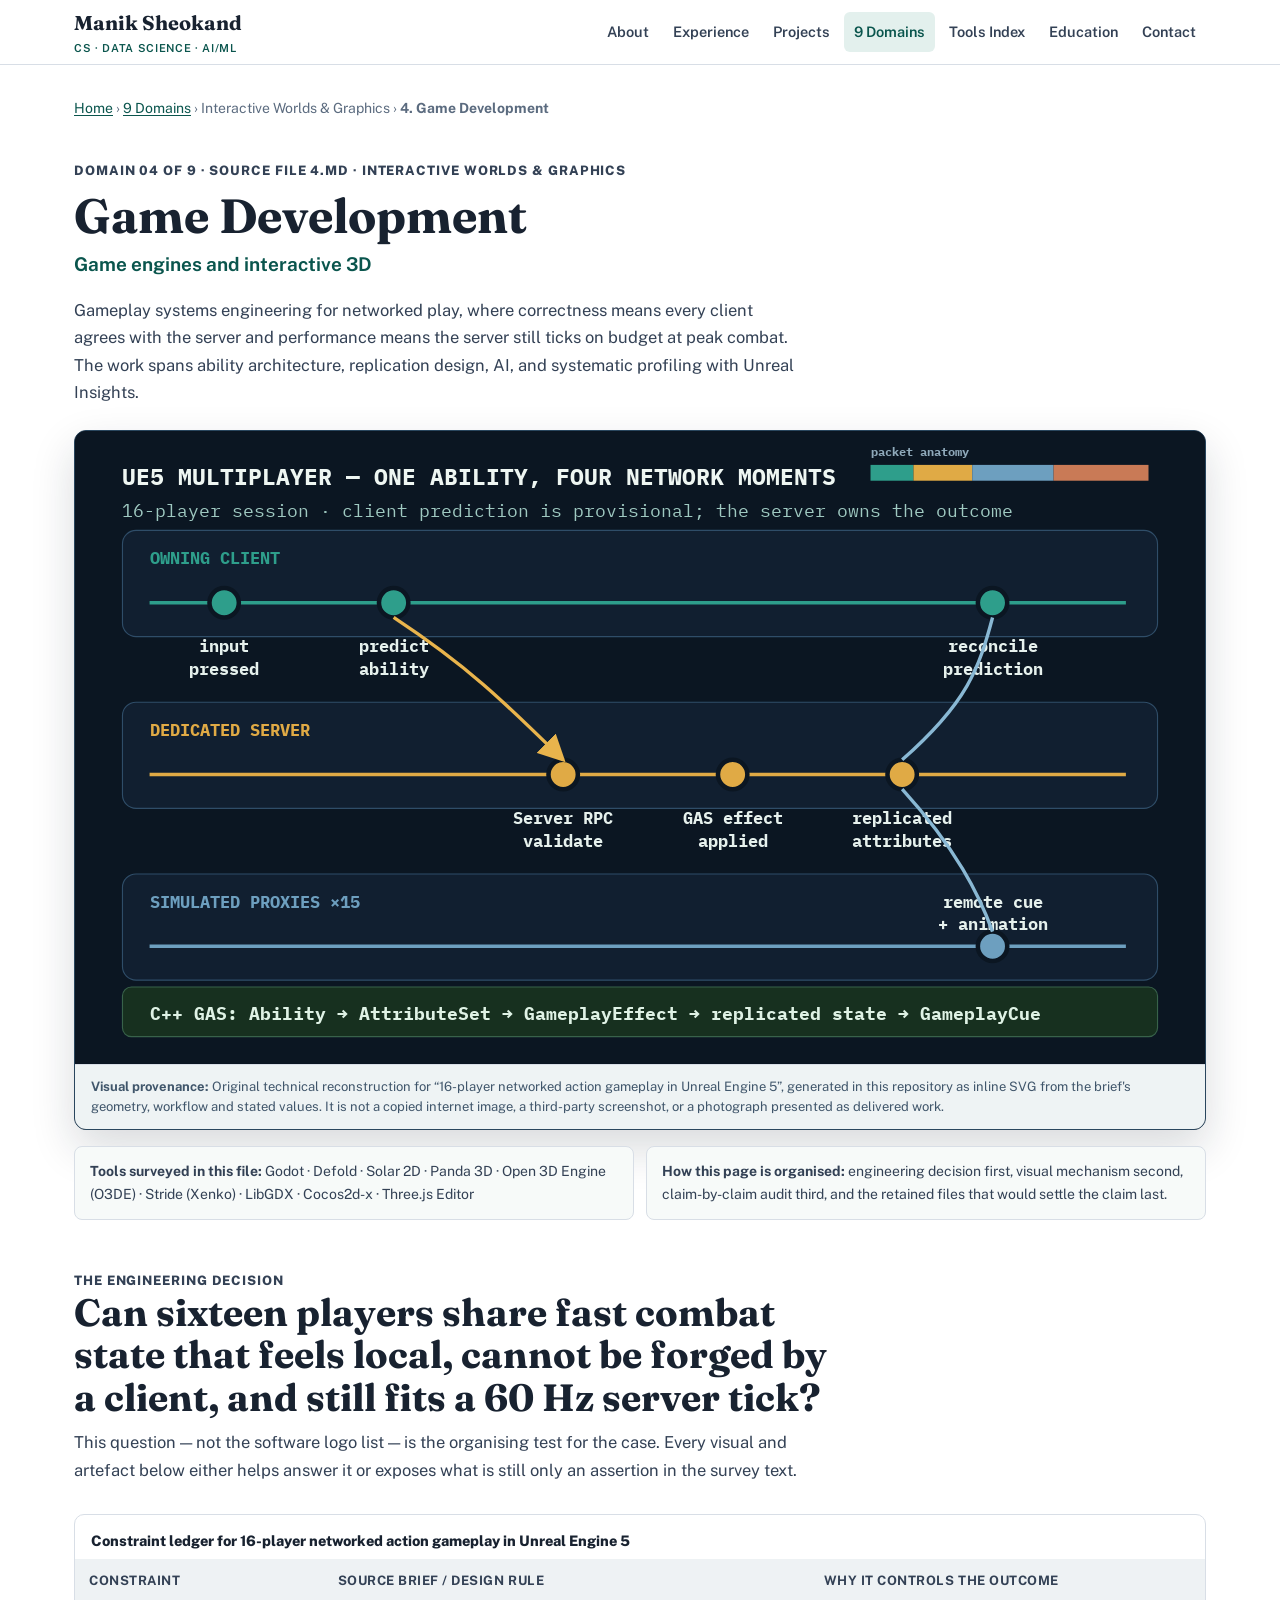
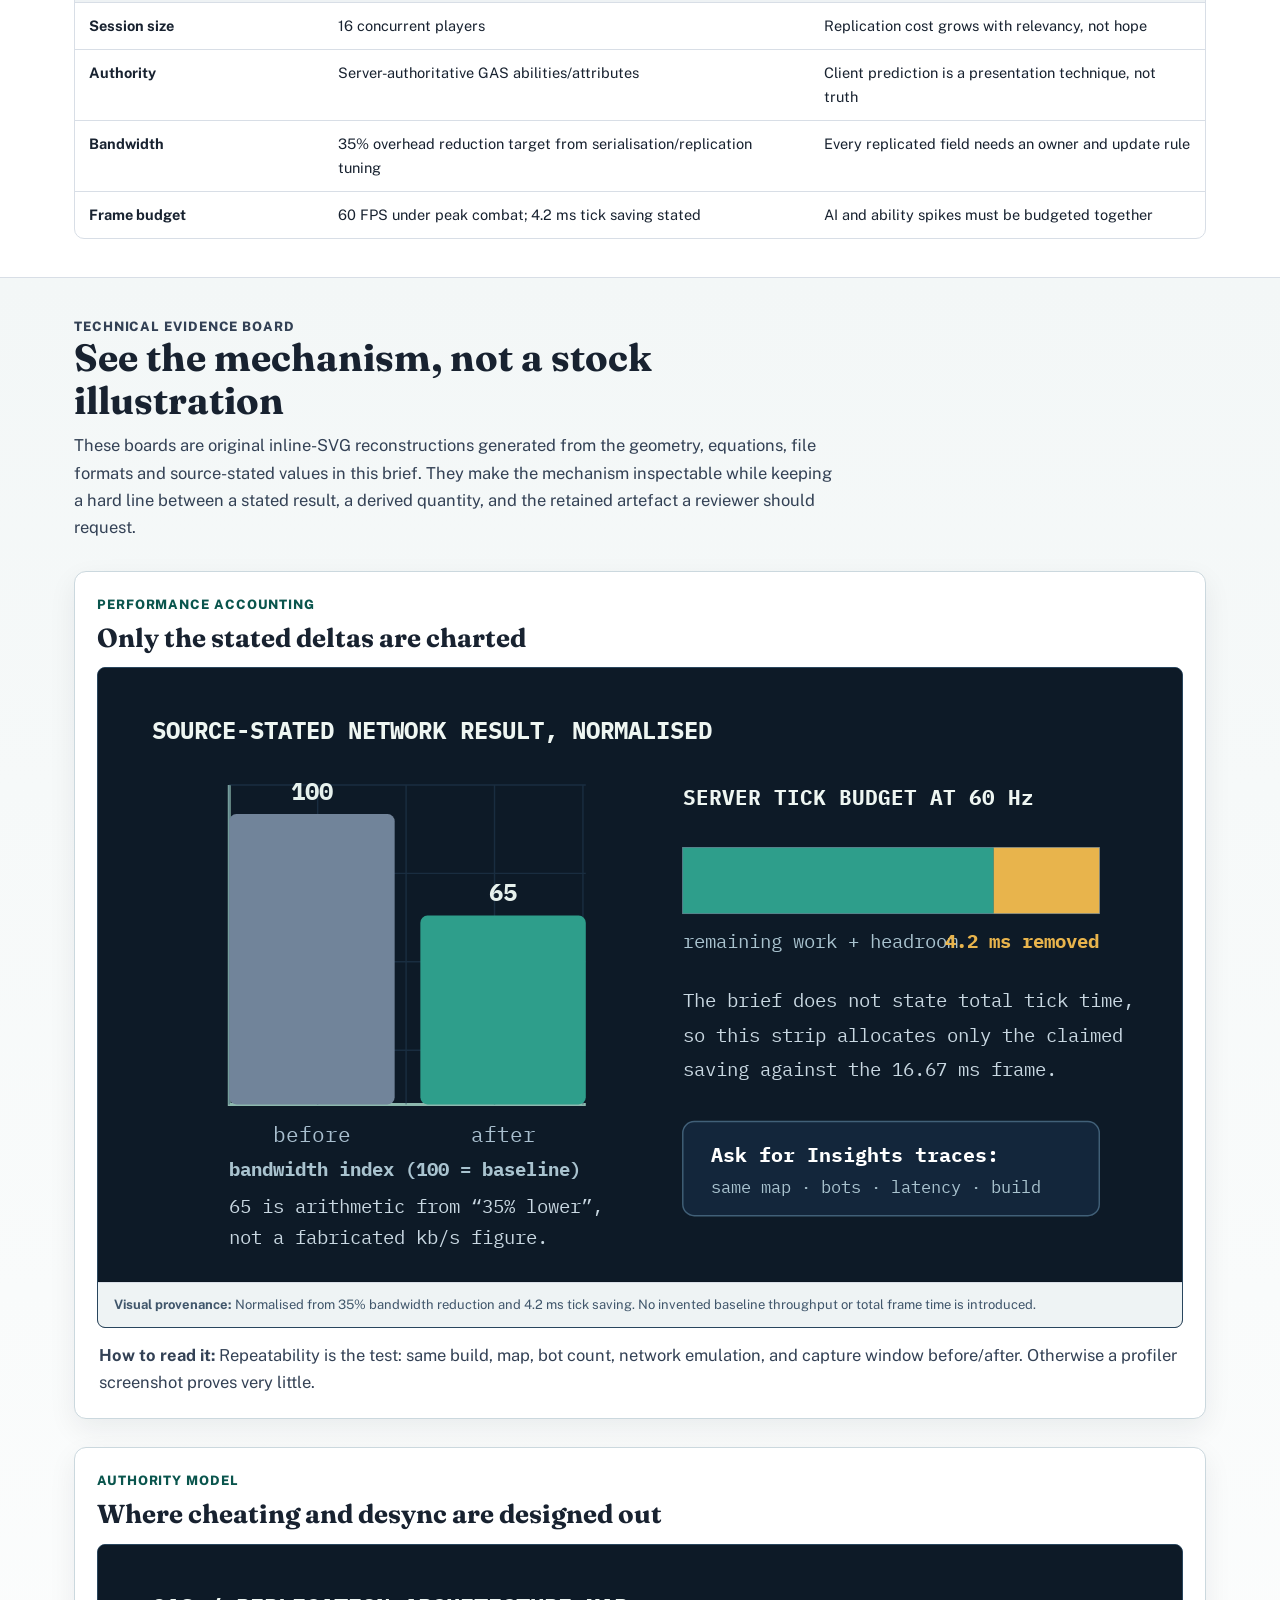
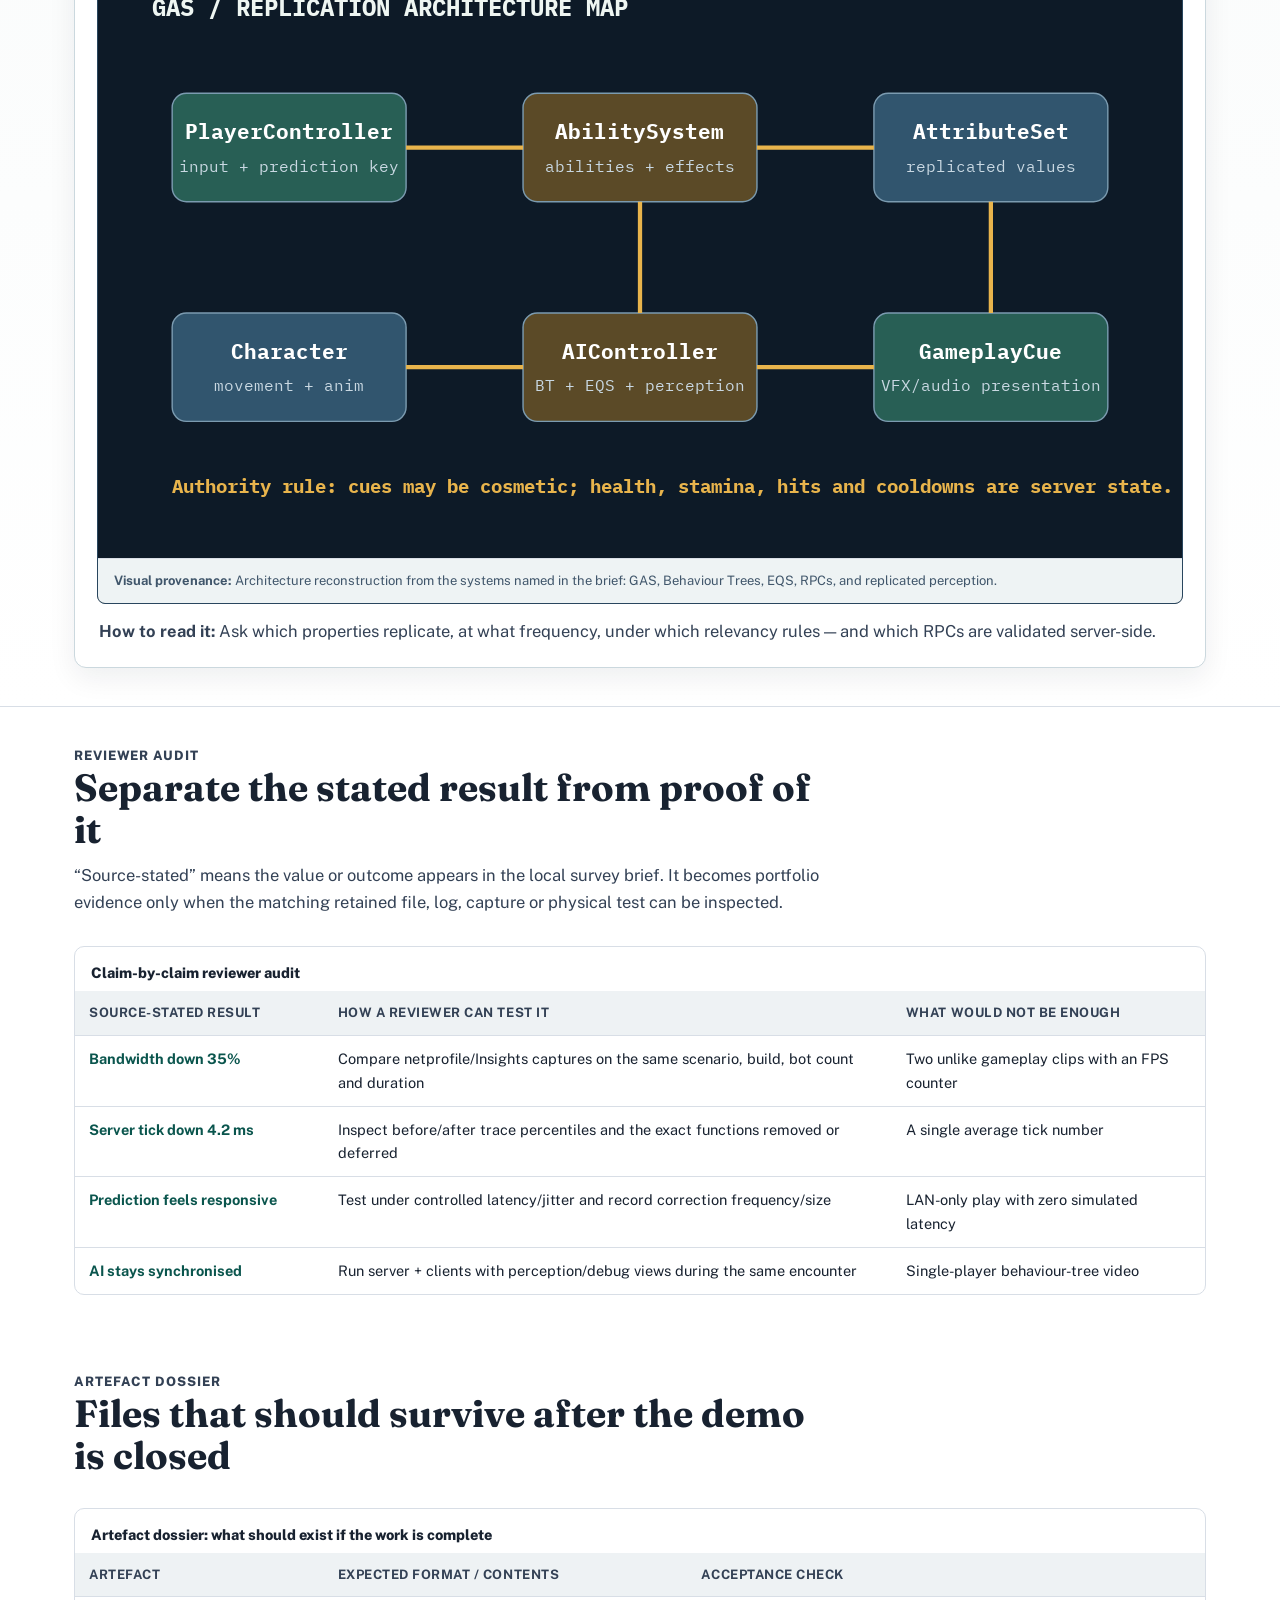
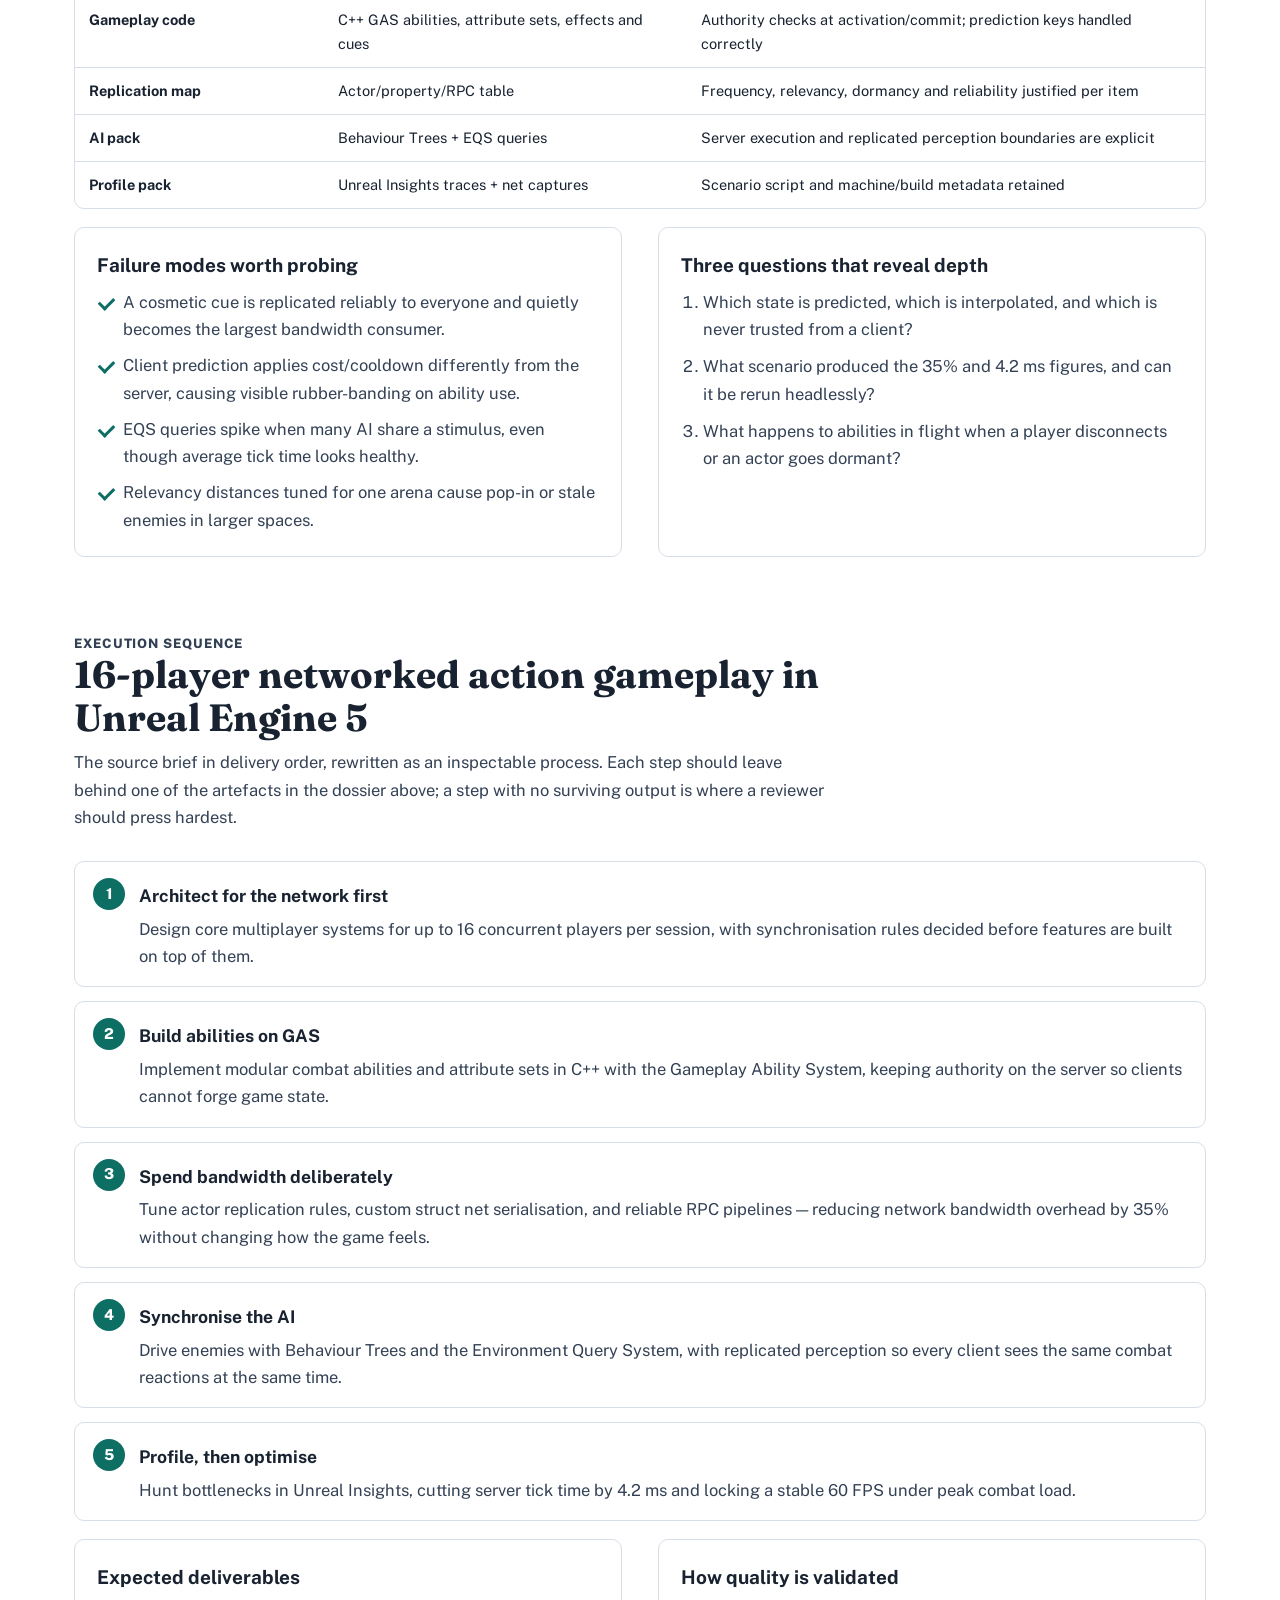
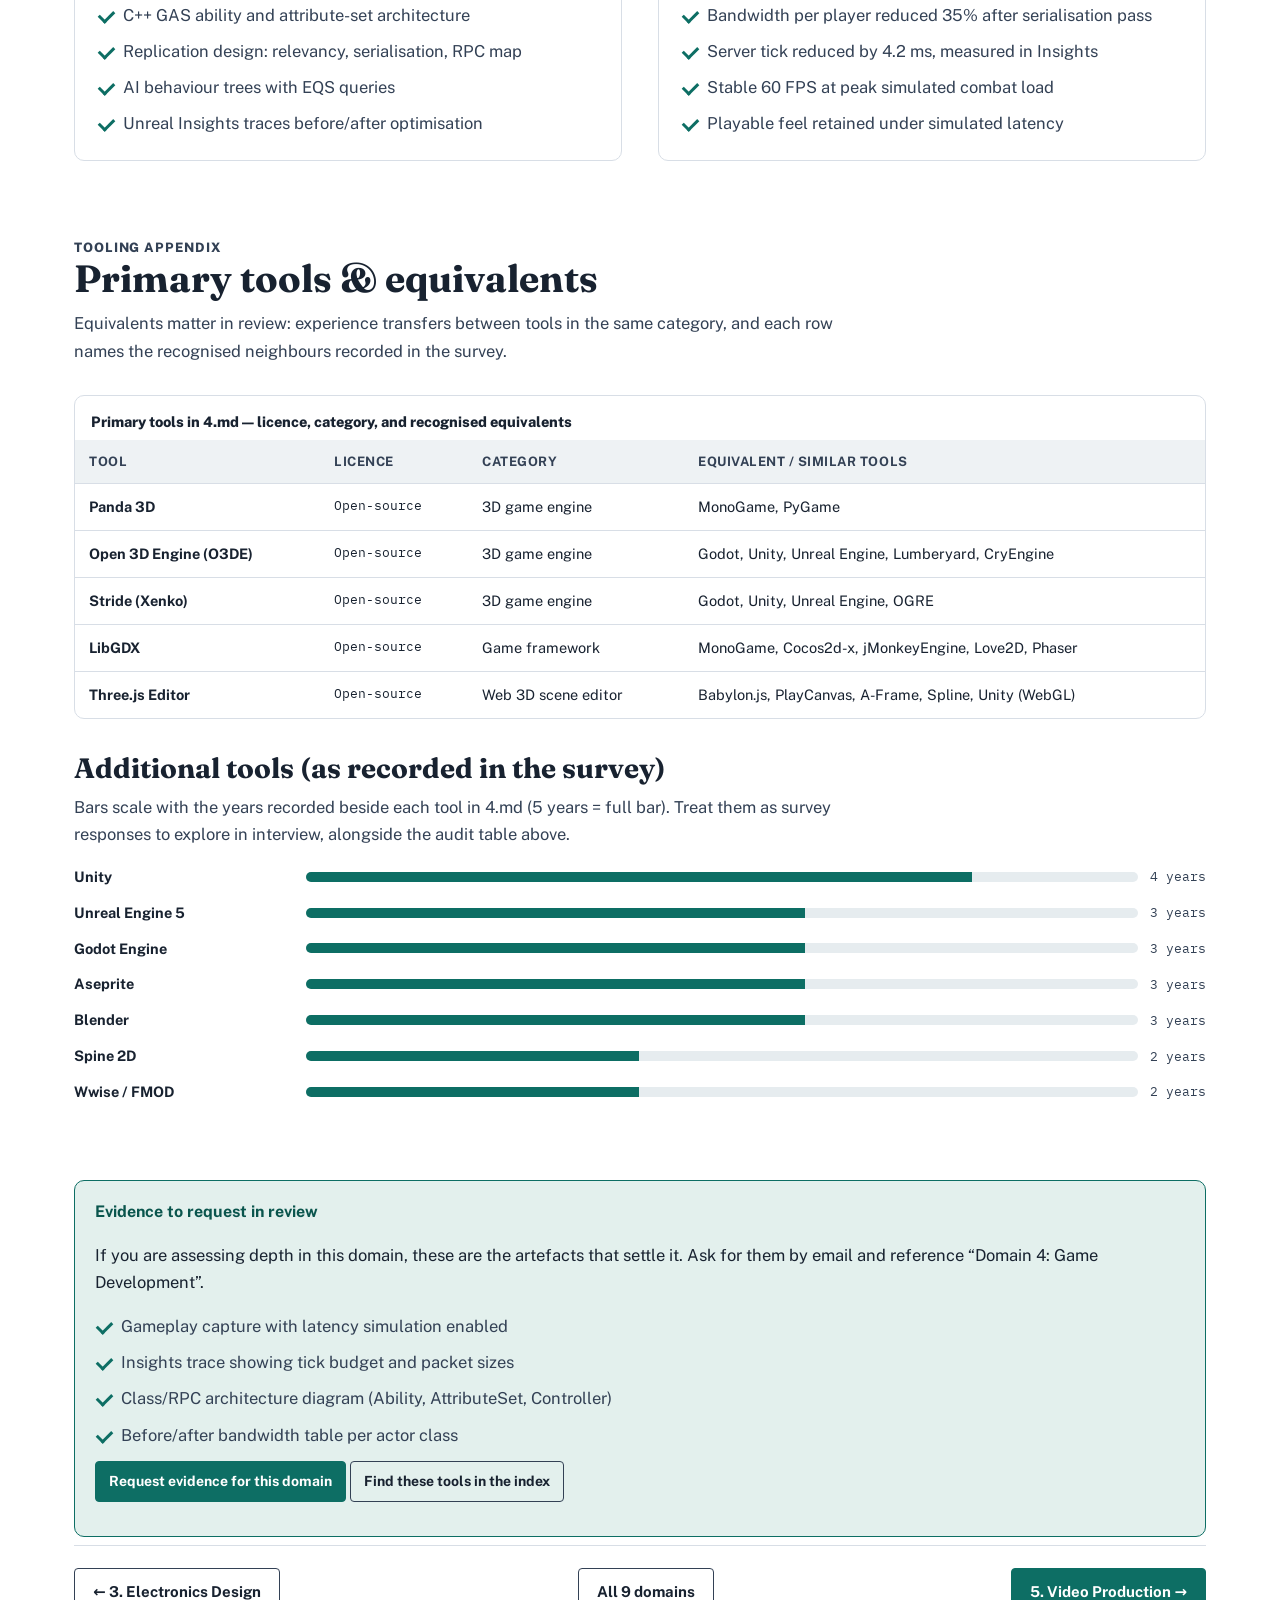
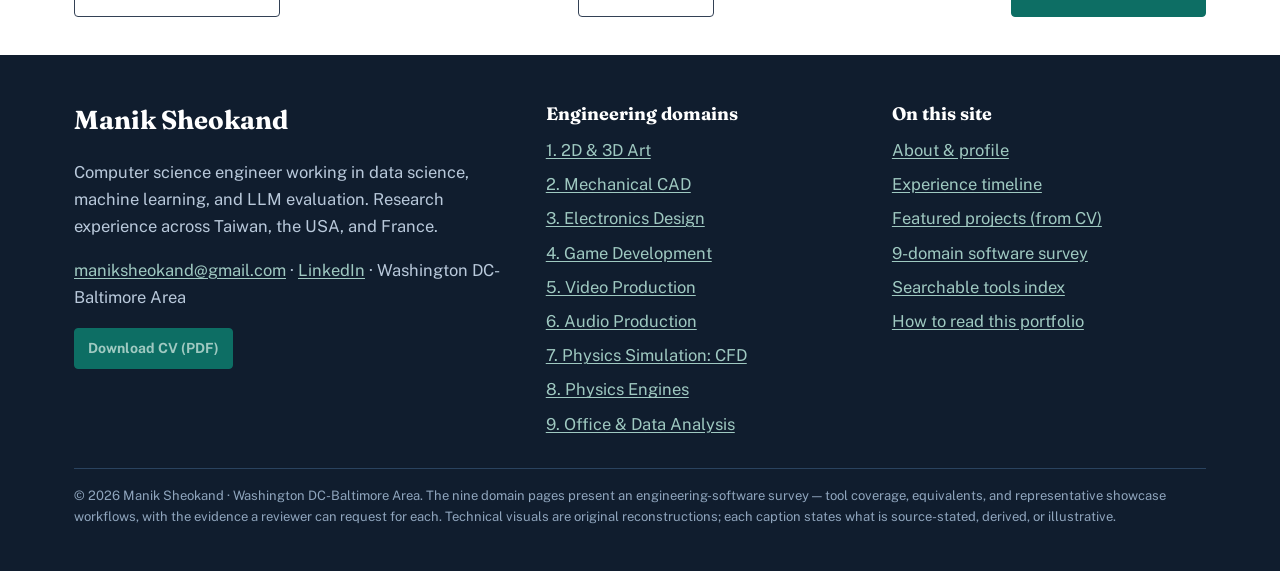
<file: domains/game-development.html>
<!DOCTYPE html>
<html lang="en">
<head>
<meta charset="utf-8">
<meta name="viewport" content="width=device-width, initial-scale=1">
<title>4. Game Development — Manik Sheokand Portfolio</title>
<meta name="description" content="Networked multiplayer gameplay in Unreal Engine 5: C++ Gameplay Ability System, server-authoritative replication, AI behaviour trees, and profiler-driven optimisation.">
<meta property="og:title" content="4. Game Development — Manik Sheokand Portfolio">
<meta property="og:description" content="Networked multiplayer gameplay in Unreal Engine 5: C++ Gameplay Ability System, server-authoritative replication, AI behaviour trees, and profiler-driven optimisation.">
<meta property="og:type" content="website">
<link rel="icon" href="../assets/favicon.svg" type="image/svg+xml">
<link rel="preconnect" href="https://fonts.googleapis.com">
<link rel="preconnect" href="https://fonts.gstatic.com" crossorigin>
<link href="https://fonts.googleapis.com/css2?family=Fraunces:opsz,wght@9..144,600;9..144,700&amp;family=IBM+Plex+Mono:wght@400;700&amp;family=Public+Sans:wght@400;600;700;800&amp;display=swap" rel="stylesheet">
<link rel="stylesheet" href="../assets/css/style.css">
</head>
<body><a class="skip" href="#main">Skip to content</a>
<header class="site-header"><div class="wrap header-in">
<a class="brand" href="../index.html">Manik Sheokand<small>CS · Data Science · AI/ML</small></a>
<button class="nav-toggle" aria-expanded="false" aria-label="Toggle navigation">Menu</button>
<nav class="main-nav" aria-label="Main">
<a href="../index.html#about">About</a>
<a href="../index.html#experience">Experience</a>
<a href="../index.html#projects">Projects</a>
<a href="../index.html#domains" aria-current="page">9 Domains</a>
<a href="../tools.html">Tools Index</a>
<a href="../index.html#education">Education</a>
<a href="../index.html#contact">Contact</a>
</nav></div></header>
<main id="main"><div class="wrap">
<p class="crumbs"><a href="../index.html">Home</a> › <a href="../index.html#domains">9 Domains</a> › Interactive Worlds &amp; Graphics › <strong>4. Game Development</strong></p>
<div class="page-hero case-hero-copy">
<p class="kicker">Domain 04 of 9 · Source file 4.md · Interactive Worlds &amp; Graphics</p>
<h1>Game Development</h1><p class="focus">Game engines and interactive 3D</p><p>Gameplay systems engineering for networked play, where correctness means every client agrees with the server and performance means the server still ticks on budget at peak combat. The work spans ability architecture, replication design, AI, and systematic profiling with Unreal Insights.</p>
<figure class="case-hero" data-case-visual="game-development"><svg role="img" aria-label="Original sequence diagram showing client prediction, server validation, GAS replication and reconciliation in Unreal Engine 5" viewBox="0 0 1000 560" width="100%" height="auto" xmlns="http://www.w3.org/2000/svg"><rect width="1000" height="560" fill="#0b1622"/><text x="42" y="48" font-size="20" fill="#eef6f2" font-weight="800" text-anchor="start" class="">UE5 MULTIPLAYER — ONE ABILITY, FOUR NETWORK MOMENTS</text><text x="42" y="76" font-size="16" fill="#9fc9c1" font-weight="400" text-anchor="start" class="">16-player session · client prediction is provisional; the server owns the outcome</text><rect x="42" y="88" width="916" height="94" rx="12" fill="#111f30" stroke="#2f4d68" opacity="1"/><text x="66" y="118" font-size="15" fill="#2e9e8b" font-weight="800" text-anchor="start" class="">OWNING CLIENT</text><path d="M66 152 H930" stroke="#2e9e8b" stroke-width="3"/><rect x="42" y="240" width="916" height="94" rx="12" fill="#111f30" stroke="#2f4d68" opacity="1"/><text x="66" y="270" font-size="15" fill="#e0aa45" font-weight="800" text-anchor="start" class="">DEDICATED SERVER</text><path d="M66 304 H930" stroke="#e0aa45" stroke-width="3"/><rect x="42" y="392" width="916" height="94" rx="12" fill="#111f30" stroke="#2f4d68" opacity="1"/><text x="66" y="422" font-size="15" fill="#6d9fbf" font-weight="800" text-anchor="start" class="">SIMULATED PROXIES ×15</text><path d="M66 456 H930" stroke="#6d9fbf" stroke-width="3"/><circle cx="132" cy="152" r="13" fill="#2e9e8b" stroke="#0b1622" stroke-width="4"/><text x="132" y="196" font-size="15" fill="#e6f1ed" font-weight="700" text-anchor="middle" class="">input</text><text x="132" y="216" font-size="15" fill="#e6f1ed" font-weight="700" text-anchor="middle" class="">pressed</text><circle cx="282" cy="152" r="13" fill="#2e9e8b" stroke="#0b1622" stroke-width="4"/><text x="282" y="196" font-size="15" fill="#e6f1ed" font-weight="700" text-anchor="middle" class="">predict</text><text x="282" y="216" font-size="15" fill="#e6f1ed" font-weight="700" text-anchor="middle" class="">ability</text><circle cx="432" cy="304" r="13" fill="#e0aa45" stroke="#0b1622" stroke-width="4"/><text x="432" y="348" font-size="15" fill="#e6f1ed" font-weight="700" text-anchor="middle" class="">Server RPC</text><text x="432" y="368" font-size="15" fill="#e6f1ed" font-weight="700" text-anchor="middle" class="">validate</text><circle cx="582" cy="304" r="13" fill="#e0aa45" stroke="#0b1622" stroke-width="4"/><text x="582" y="348" font-size="15" fill="#e6f1ed" font-weight="700" text-anchor="middle" class="">GAS effect</text><text x="582" y="368" font-size="15" fill="#e6f1ed" font-weight="700" text-anchor="middle" class="">applied</text><circle cx="732" cy="304" r="13" fill="#e0aa45" stroke="#0b1622" stroke-width="4"/><text x="732" y="348" font-size="15" fill="#e6f1ed" font-weight="700" text-anchor="middle" class="">replicated</text><text x="732" y="368" font-size="15" fill="#e6f1ed" font-weight="700" text-anchor="middle" class="">attributes</text><circle cx="812" cy="152" r="13" fill="#2e9e8b" stroke="#0b1622" stroke-width="4"/><text x="812" y="196" font-size="15" fill="#e6f1ed" font-weight="700" text-anchor="middle" class="">reconcile</text><text x="812" y="216" font-size="15" fill="#e6f1ed" font-weight="700" text-anchor="middle" class="">prediction</text><circle cx="812" cy="456" r="13" fill="#6d9fbf" stroke="#0b1622" stroke-width="4"/><text x="812" y="422" font-size="15" fill="#e6f1ed" font-weight="700" text-anchor="middle" class="">remote cue</text><text x="812" y="442" font-size="15" fill="#e6f1ed" font-weight="700" text-anchor="middle" class="">+ animation</text><path d="M282 165 C350 210 380 240 432 291" fill="none" stroke="#e9b44c" stroke-width="3" marker-end="url(#arrowGame)"/><defs><marker id="arrowGame" markerWidth="8" markerHeight="8" refX="7" refY="4" orient="auto"><path d="M0 0 L8 4 L0 8 Z" fill="#e9b44c"/></marker></defs><path d="M732 291 C790 240 800 210 812 165 M732 317 C780 370 800 410 812 443" fill="none" stroke="#89b8d4" stroke-width="3"/><rect x="42" y="492" width="916" height="44" rx="8" fill="#17301f" stroke="#38624a" opacity="1"/><text x="66" y="521" font-size="16" fill="#dff2e5" font-weight="700" text-anchor="start" class="">C++ GAS:  Ability → AttributeSet → GameplayEffect → replicated state → GameplayCue</text><text x="704" y="22" font-size="11" fill="#8fa9ba" font-weight="700" text-anchor="start" class="">packet anatomy</text><rect x="704" y="30" width="38" height="14" fill="#2e9e8b"/><rect x="742" y="30" width="52" height="14" fill="#e0aa45"/><rect x="794" y="30" width="72" height="14" fill="#6d9fbf"/><rect x="866" y="30" width="84" height="14" fill="#c97a56"/></svg>
<figcaption><strong>Visual provenance:</strong> Original technical reconstruction for “16-player networked action gameplay in Unreal Engine 5”, generated in this repository as inline SVG from the brief's geometry, workflow and stated values. It is not a copied internet image, a third-party screenshot, or a photograph presented as delivered work.</figcaption></figure>
<div class="case-meta"><p><strong>Tools surveyed in this file:</strong> Godot · Defold · Solar 2D · Panda 3D · Open 3D Engine (O3DE) · Stride (Xenko) · LibGDX · Cocos2d-x · Three.js Editor</p>
<p><strong>How this page is organised:</strong> engineering decision first, visual mechanism second, claim-by-claim audit third, and the retained files that would settle the claim last.</p></div>
</div>
<section class="case-decision">
<div class="sec-head"><p class="kicker">The engineering decision</p><h2>Can sixteen players share fast combat state that feels local, cannot be forged by a client, and still fits a 60 Hz server tick?</h2>
<p>This question — not the software logo list — is the organising test for the case. Every visual and artefact below either helps answer it or exposes what is still only an assertion in the survey text.</p></div>
<div class="table-wrap"><table class="case-table">
<caption>Constraint ledger for 16-player networked action gameplay in Unreal Engine 5</caption><thead><tr><th scope="col">Constraint</th><th scope="col">Source brief / design rule</th><th scope="col">Why it controls the outcome</th></tr></thead><tbody><tr><td><strong>Session size</strong></td><td>16 concurrent players</td><td>Replication cost grows with relevancy, not hope</td></tr><tr><td><strong>Authority</strong></td><td>Server-authoritative GAS abilities/attributes</td><td>Client prediction is a presentation technique, not truth</td></tr><tr><td><strong>Bandwidth</strong></td><td>35% overhead reduction target from serialisation/replication tuning</td><td>Every replicated field needs an owner and update rule</td></tr><tr><td><strong>Frame budget</strong></td><td>60 FPS under peak combat; 4.2 ms tick saving stated</td><td>AI and ability spikes must be budgeted together</td></tr></tbody></table></div></section>
<section class="evidence-board" aria-labelledby="evidence-game-development">
<div class="sec-head"><p class="kicker">Technical evidence board</p><h2 id="evidence-game-development">See the mechanism, not a stock illustration</h2>
<p>These boards are original inline-SVG reconstructions generated from the geometry, equations, file formats and source-stated values in this brief. They make the mechanism inspectable while keeping a hard line between a stated result, a derived quantity, and the retained artefact a reviewer should request.</p></div>
<div class="evidence-grid"><article class="evidence-item">
<p class="kicker">Performance accounting</p><h3>Only the stated deltas are charted</h3>
<figure class="evidence-figure"><svg role="img" aria-label="Normalised bandwidth reduction chart and server tick budget diagram using only the stated 35 percent and 4.2 millisecond values" viewBox="0 0 760 430" width="100%" height="auto" xmlns="http://www.w3.org/2000/svg"><rect width="760" height="430" fill="#0d1a27"/><text x="38" y="50" font-size="17" fill="#eef6f2" font-weight="800" text-anchor="start" class="">SOURCE-STATED NETWORK RESULT, NORMALISED</text><path d="M92 82 V306 H342" fill="none" stroke="#8db8ae" stroke-width="2"/><path d="M92 82 V306 M154 82 V306 M216 82 V306 M278 82 V306 M340 82 V306 M92 82 H342 M92 144 H342 M92 206 H342 M92 268 H342" stroke="#28455f" stroke-width="1" opacity="0.45"/><text x="342" y="340" font-size="16" fill="#9fb8c7" font-weight="400" text-anchor="end" class=""></text><text x="78" y="100" font-size="16" fill="#9fb8c7" text-anchor="end" transform="rotate(-90 78 100)"></text><rect x="92.0" y="102.4" width="116.0" height="203.6" rx="5" fill="#71849a"/><text x="150.0" y="92.36363636363637" font-size="17" fill="#e6f1ed" font-weight="700" text-anchor="middle" class="">100</text><text x="150.0" y="332" font-size="15" fill="#a9bfcf" font-weight="400" text-anchor="middle" class="">before</text><rect x="226.0" y="173.6" width="116.0" height="132.4" rx="5" fill="#2e9e8b"/><text x="284.0" y="163.63636363636363" font-size="17" fill="#e6f1ed" font-weight="700" text-anchor="middle" class="">65</text><text x="284.0" y="332" font-size="15" fill="#a9bfcf" font-weight="400" text-anchor="middle" class="">after</text><text x="92" y="356" font-size="13" fill="#a9c3cf" font-weight="700" text-anchor="start" class="">bandwidth index (100 = baseline)</text><text x="92" y="382" font-size="13" fill="#c9d8e2" font-weight="400" text-anchor="start" class="">65 is arithmetic from “35% lower”,</text><text x="92" y="404" font-size="13" fill="#c9d8e2" font-weight="400" text-anchor="start" class="">not a fabricated kb/s figure.</text><text x="410" y="96" font-size="15" fill="#eef6f2" font-weight="800" text-anchor="start" class="">SERVER TICK BUDGET AT 60 Hz</text><rect x="410" y="126" width="292" height="46" fill="#223a50" stroke="#63798b"/><rect x="410" y="126" width="218" height="46" fill="#2e9e8b"/><rect x="628" y="126" width="74" height="46" fill="#e8b44c"/><text x="410" y="196" font-size="13" fill="#a9c3cf" font-weight="400" text-anchor="start" class="">remaining work + headroom</text><text x="702" y="196" font-size="13" fill="#e8b44c" font-weight="700" text-anchor="end" class="">4.2 ms removed</text><text x="410" y="238" font-size="13" fill="#c9d8e2" font-weight="400" text-anchor="start" class="">The brief does not state total tick time,</text><text x="410" y="262" font-size="13" fill="#c9d8e2" font-weight="400" text-anchor="start" class="">so this strip allocates only the claimed</text><text x="410" y="286" font-size="13" fill="#c9d8e2" font-weight="400" text-anchor="start" class="">saving against the 16.67 ms frame.</text><rect x="410" y="318" width="292" height="66" rx="8" fill="#13263b" stroke="#416078" opacity="1"/><text x="430" y="346" font-size="14" fill="#fff" font-weight="800" text-anchor="start" class="">Ask for Insights traces:</text><text x="430" y="368" font-size="12" fill="#a9c3cf" font-weight="400" text-anchor="start" class="">same map · bots · latency · build</text></svg><figcaption><strong>Visual provenance:</strong> Normalised from 35% bandwidth reduction and 4.2 ms tick saving. No invented baseline throughput or total frame time is introduced.</figcaption></figure>
<p class="interpretation"><strong>How to read it:</strong> Repeatability is the test: same build, map, bot count, network emulation, and capture window before/after. Otherwise a profiler screenshot proves very little.</p></article><article class="evidence-item">
<p class="kicker">Authority model</p><h3>Where cheating and desync are designed out</h3>
<figure class="evidence-figure"><svg role="img" aria-label="Original Unreal Engine GAS and replication architecture map" viewBox="0 0 760 430" width="100%" height="auto" xmlns="http://www.w3.org/2000/svg"><rect width="760" height="430" fill="#0d1a27"/><text x="38" y="50" font-size="17" fill="#eef6f2" font-weight="800" text-anchor="start" class="">GAS / REPLICATION ARCHITECTURE MAP</text><rect x="52" y="104" width="164" height="76" rx="10" fill="#285f55" stroke="#7b9bb0" opacity="1"/><text x="134.0" y="136" font-size="15" fill="#fff" font-weight="800" text-anchor="middle" class="">PlayerController</text><text x="134.0" y="159" font-size="11" fill="#c9d8e2" font-weight="400" text-anchor="middle" class="">input + prediction key</text><rect x="298" y="104" width="164" height="76" rx="10" fill="#5b4a27" stroke="#7b9bb0" opacity="1"/><text x="380.0" y="136" font-size="15" fill="#fff" font-weight="800" text-anchor="middle" class="">AbilitySystem</text><text x="380.0" y="159" font-size="11" fill="#c9d8e2" font-weight="400" text-anchor="middle" class="">abilities + effects</text><rect x="544" y="104" width="164" height="76" rx="10" fill="#31556e" stroke="#7b9bb0" opacity="1"/><text x="626.0" y="136" font-size="15" fill="#fff" font-weight="800" text-anchor="middle" class="">AttributeSet</text><text x="626.0" y="159" font-size="11" fill="#c9d8e2" font-weight="400" text-anchor="middle" class="">replicated values</text><rect x="52" y="258" width="164" height="76" rx="10" fill="#31556e" stroke="#7b9bb0" opacity="1"/><text x="134.0" y="290" font-size="15" fill="#fff" font-weight="800" text-anchor="middle" class="">Character</text><text x="134.0" y="313" font-size="11" fill="#c9d8e2" font-weight="400" text-anchor="middle" class="">movement + anim</text><rect x="298" y="258" width="164" height="76" rx="10" fill="#5b4a27" stroke="#7b9bb0" opacity="1"/><text x="380.0" y="290" font-size="15" fill="#fff" font-weight="800" text-anchor="middle" class="">AIController</text><text x="380.0" y="313" font-size="11" fill="#c9d8e2" font-weight="400" text-anchor="middle" class="">BT + EQS + perception</text><rect x="544" y="258" width="164" height="76" rx="10" fill="#285f55" stroke="#7b9bb0" opacity="1"/><text x="626.0" y="290" font-size="15" fill="#fff" font-weight="800" text-anchor="middle" class="">GameplayCue</text><text x="626.0" y="313" font-size="11" fill="#c9d8e2" font-weight="400" text-anchor="middle" class="">VFX/audio presentation</text><path d="M216 142 L298 142" stroke="#e8b44c" stroke-width="3"/><path d="M462 142 L544 142" stroke="#e8b44c" stroke-width="3"/><path d="M380 180 L380 258" stroke="#e8b44c" stroke-width="3"/><path d="M216 296 L298 296" stroke="#e8b44c" stroke-width="3"/><path d="M462 296 L544 296" stroke="#e8b44c" stroke-width="3"/><path d="M626 180 L626 258" stroke="#e8b44c" stroke-width="3"/><text x="52" y="384" font-size="13" fill="#e8b44c" font-weight="700" text-anchor="start" class="">Authority rule: cues may be cosmetic; health, stamina, hits and cooldowns are server state.</text></svg><figcaption><strong>Visual provenance:</strong> Architecture reconstruction from the systems named in the brief: GAS, Behaviour Trees, EQS, RPCs, and replicated perception.</figcaption></figure>
<p class="interpretation"><strong>How to read it:</strong> Ask which properties replicate, at what frequency, under which relevancy rules — and which RPCs are validated server-side.</p></article></div></section>
<section class="case-audit"><div class="sec-head"><p class="kicker">Reviewer audit</p><h2>Separate the stated result from proof of it</h2>
<p>“Source-stated” means the value or outcome appears in the local survey brief. It becomes portfolio evidence only when the matching retained file, log, capture or physical test can be inspected.</p></div>
<div class="table-wrap"><table class="case-table audit-table">
<caption>Claim-by-claim reviewer audit</caption><thead><tr><th scope="col">Source-stated result</th><th scope="col">How a reviewer can test it</th><th scope="col">What would not be enough</th></tr></thead><tbody><tr><td><strong>Bandwidth down 35%</strong></td><td>Compare netprofile/Insights captures on the same scenario, build, bot count and duration</td><td>Two unlike gameplay clips with an FPS counter</td></tr><tr><td><strong>Server tick down 4.2 ms</strong></td><td>Inspect before/after trace percentiles and the exact functions removed or deferred</td><td>A single average tick number</td></tr><tr><td><strong>Prediction feels responsive</strong></td><td>Test under controlled latency/jitter and record correction frequency/size</td><td>LAN-only play with zero simulated latency</td></tr><tr><td><strong>AI stays synchronised</strong></td><td>Run server + clients with perception/debug views during the same encounter</td><td>Single-player behaviour-tree video</td></tr></tbody></table></div></section>
<section class="case-dossier"><div class="sec-head"><p class="kicker">Artefact dossier</p><h2>Files that should survive after the demo is closed</h2></div>
<div class="table-wrap"><table class="case-table">
<caption>Artefact dossier: what should exist if the work is complete</caption><thead><tr><th scope="col">Artefact</th><th scope="col">Expected format / contents</th><th scope="col">Acceptance check</th></tr></thead><tbody><tr><td><strong>Gameplay code</strong></td><td>C++ GAS abilities, attribute sets, effects and cues</td><td>Authority checks at activation/commit; prediction keys handled correctly</td></tr><tr><td><strong>Replication map</strong></td><td>Actor/property/RPC table</td><td>Frequency, relevancy, dormancy and reliability justified per item</td></tr><tr><td><strong>AI pack</strong></td><td>Behaviour Trees + EQS queries</td><td>Server execution and replicated perception boundaries are explicit</td></tr><tr><td><strong>Profile pack</strong></td><td>Unreal Insights traces + net captures</td><td>Scenario script and machine/build metadata retained</td></tr></tbody></table></div>
<div class="two-col case-followups">
<div class="card"><h3>Failure modes worth probing</h3><ul class="checklist"><li>A cosmetic cue is replicated reliably to everyone and quietly becomes the largest bandwidth consumer.</li><li>Client prediction applies cost/cooldown differently from the server, causing visible rubber-banding on ability use.</li><li>EQS queries spike when many AI share a stimulus, even though average tick time looks healthy.</li><li>Relevancy distances tuned for one arena cause pop-in or stale enemies in larger spaces.</li></ul></div>
<div class="card"><h3>Three questions that reveal depth</h3><ol class="question-list"><li>Which state is predicted, which is interpolated, and which is never trusted from a client?</li><li>What scenario produced the 35% and 4.2 ms figures, and can it be rerun headlessly?</li><li>What happens to abilities in flight when a player disconnects or an actor goes dormant?</li></ol></div>
</div></section>
<section class="case-workflow"><div class="sec-head"><p class="kicker">Execution sequence</p><h2>16-player networked action gameplay in Unreal Engine 5</h2>
<p>The source brief in delivery order, rewritten as an inspectable process. Each step should leave behind one of the artefacts in the dossier above; a step with no surviving output is where a reviewer should press hardest.</p></div>
<ol class="steps"><li><h3>Architect for the network first</h3><p>Design core multiplayer systems for up to 16 concurrent players per session, with synchronisation rules decided before features are built on top of them.</p></li><li><h3>Build abilities on GAS</h3><p>Implement modular combat abilities and attribute sets in C++ with the Gameplay Ability System, keeping authority on the server so clients cannot forge game state.</p></li><li><h3>Spend bandwidth deliberately</h3><p>Tune actor replication rules, custom struct net serialisation, and reliable RPC pipelines — reducing network bandwidth overhead by 35% without changing how the game feels.</p></li><li><h3>Synchronise the AI</h3><p>Drive enemies with Behaviour Trees and the Environment Query System, with replicated perception so every client sees the same combat reactions at the same time.</p></li><li><h3>Profile, then optimise</h3><p>Hunt bottlenecks in Unreal Insights, cutting server tick time by 4.2 ms and locking a stable 60 FPS under peak combat load.</p></li></ol>
<div class="two-col deliverable-pair">
<div class="card"><h3>Expected deliverables</h3><ul class="checklist"><li>C++ GAS ability and attribute-set architecture</li><li>Replication design: relevancy, serialisation, RPC map</li><li>AI behaviour trees with EQS queries</li><li>Unreal Insights traces before/after optimisation</li></ul></div>
<div class="card"><h3>How quality is validated</h3><ul class="checklist"><li>Bandwidth per player reduced 35% after serialisation pass</li><li>Server tick reduced by 4.2 ms, measured in Insights</li><li>Stable 60 FPS at peak simulated combat load</li><li>Playable feel retained under simulated latency</li></ul></div>
</div></section>
<section class="tool-appendix"><div class="sec-head"><p class="kicker">Tooling appendix</p><h2>Primary tools &amp; equivalents</h2>
<p>Equivalents matter in review: experience transfers between tools in the same category, and each row names the recognised neighbours recorded in the survey.</p></div>
<div class="table-wrap"><table>
<caption>Primary tools in 4.md — licence, category, and recognised equivalents</caption>
<thead><tr><th scope="col">Tool</th><th scope="col">Licence</th><th scope="col">Category</th><th scope="col">Equivalent / similar tools</th></tr></thead>
<tbody><tr><td><strong>Panda 3D</strong></td><td class="lic">Open-source</td><td>3D game engine</td><td>MonoGame, PyGame</td></tr><tr><td><strong>Open 3D Engine (O3DE)</strong></td><td class="lic">Open-source</td><td>3D game engine</td><td>Godot, Unity, Unreal Engine, Lumberyard, CryEngine</td></tr><tr><td><strong>Stride (Xenko)</strong></td><td class="lic">Open-source</td><td>3D game engine</td><td>Godot, Unity, Unreal Engine, OGRE</td></tr><tr><td><strong>LibGDX</strong></td><td class="lic">Open-source</td><td>Game framework</td><td>MonoGame, Cocos2d-x, jMonkeyEngine, Love2D, Phaser</td></tr><tr><td><strong>Three.js Editor</strong></td><td class="lic">Open-source</td><td>Web 3D scene editor</td><td>Babylon.js, PlayCanvas, A-Frame, Spline, Unity (WebGL)</td></tr></tbody></table></div>
<div class="additional-tools"><div class="sec-head"><h2>Additional tools (as recorded in the survey)</h2>
<p>Bars scale with the years recorded beside each tool in 4.md (5 years = full bar). Treat them as survey responses to explore in interview, alongside the audit table above.</p></div>
<div class="skillbars" aria-label="Additional tools with survey-recorded experience"><div class="sbar"><span><strong>Unity</strong></span><span class="track"><span class="fill" style="width:80%"></span></span><span class="yrs">4 years</span></div><div class="sbar"><span><strong>Unreal Engine 5</strong></span><span class="track"><span class="fill" style="width:60%"></span></span><span class="yrs">3 years</span></div><div class="sbar"><span><strong>Godot Engine</strong></span><span class="track"><span class="fill" style="width:60%"></span></span><span class="yrs">3 years</span></div><div class="sbar"><span><strong>Aseprite</strong></span><span class="track"><span class="fill" style="width:60%"></span></span><span class="yrs">3 years</span></div><div class="sbar"><span><strong>Blender</strong></span><span class="track"><span class="fill" style="width:60%"></span></span><span class="yrs">3 years</span></div><div class="sbar"><span><strong>Spine 2D</strong></span><span class="track"><span class="fill" style="width:40%"></span></span><span class="yrs">2 years</span></div><div class="sbar"><span><strong>Wwise / FMOD</strong></span><span class="track"><span class="fill" style="width:40%"></span></span><span class="yrs">2 years</span></div></div></div></section>
<section class="case-close"><div class="trust-box"><h3>Evidence to request in review</h3>
<p>If you are assessing depth in this domain, these are the artefacts that settle it. Ask for them by email and reference “Domain 4: Game Development”.</p>
<ul class="checklist"><li>Gameplay capture with latency simulation enabled</li><li>Insights trace showing tick budget and packet sizes</li><li>Class/RPC architecture diagram (Ability, AttributeSet, Controller)</li><li>Before/after bandwidth table per actor class</li></ul>
<p style="margin-top:12px"><a class="btn small" href="mailto:maniksheokand@gmail.com?subject=Domain%204%20evidence%20request%20-%20Game%20Development">Request evidence for this domain</a>
<a class="btn small ghost" href="../tools.html">Find these tools in the index</a></p></div>
<nav class="pager" aria-label="Domain pagination"><a class="btn ghost" href="electronics-design.html">← 3. Electronics Design</a><a class="btn ghost" href="../index.html#domains">All 9 domains</a><a class="btn" href="video-production.html">5. Video Production →</a></nav>
</section>
</div></main>
<div class="scroll-progress" id="scroll-progress" aria-hidden="true"></div>
<footer class="site-footer"><div class="wrap">
<div class="footer-grid">
<div><h2>Manik Sheokand</h2>
<p>Computer science engineer working in data science, machine learning, and LLM evaluation. Research experience across Taiwan, the USA, and France.</p>
<p><a href="mailto:maniksheokand@gmail.com">maniksheokand@gmail.com</a> · <a href="https://www.linkedin.com/in/manik0108" rel="noopener">LinkedIn</a> · Washington DC-Baltimore Area</p>
<p><a class="btn small" href="../assets/Manik-Sheokand-CV.pdf">Download CV (PDF)</a></p></div>
<div><h2 style="font-size:18px">Engineering domains</h2><ul><li><a href="../domains/2d-3d-art.html">1. 2D &amp; 3D Art</a></li><li><a href="../domains/mechanical-cad.html">2. Mechanical CAD</a></li><li><a href="../domains/electronics-design.html">3. Electronics Design</a></li><li><a href="../domains/game-development.html">4. Game Development</a></li><li><a href="../domains/video-production.html">5. Video Production</a></li><li><a href="../domains/audio-production.html">6. Audio Production</a></li><li><a href="../domains/cfd-simulation.html">7. Physics Simulation: CFD</a></li><li><a href="../domains/physics-engines.html">8. Physics Engines</a></li><li><a href="../domains/data-analysis.html">9. Office &amp; Data Analysis</a></li></ul></div>
<div><h2 style="font-size:18px">On this site</h2><ul>
<li><a href="../index.html#about">About &amp; profile</a></li>
<li><a href="../index.html#experience">Experience timeline</a></li>
<li><a href="../index.html#projects">Featured projects (from CV)</a></li>
<li><a href="../index.html#domains">9-domain software survey</a></li>
<li><a href="../tools.html">Searchable tools index</a></li>
<li><a href="../index.html#how-to-read">How to read this portfolio</a></li>
</ul></div></div>
<p class="smallprint">© <span data-year>2026</span> Manik Sheokand · Washington DC-Baltimore Area. The nine domain pages present an engineering-software survey — tool coverage, equivalents, and representative showcase workflows, with the evidence a reviewer can request for each. Technical visuals are original reconstructions; each caption states what is source-stated, derived, or illustrative.</p>
</div></footer>
<button class="to-top" id="to-top" type="button" aria-label="Back to top">↑</button>
<script src="../assets/js/main.js"></script>
</body></html>
</file>
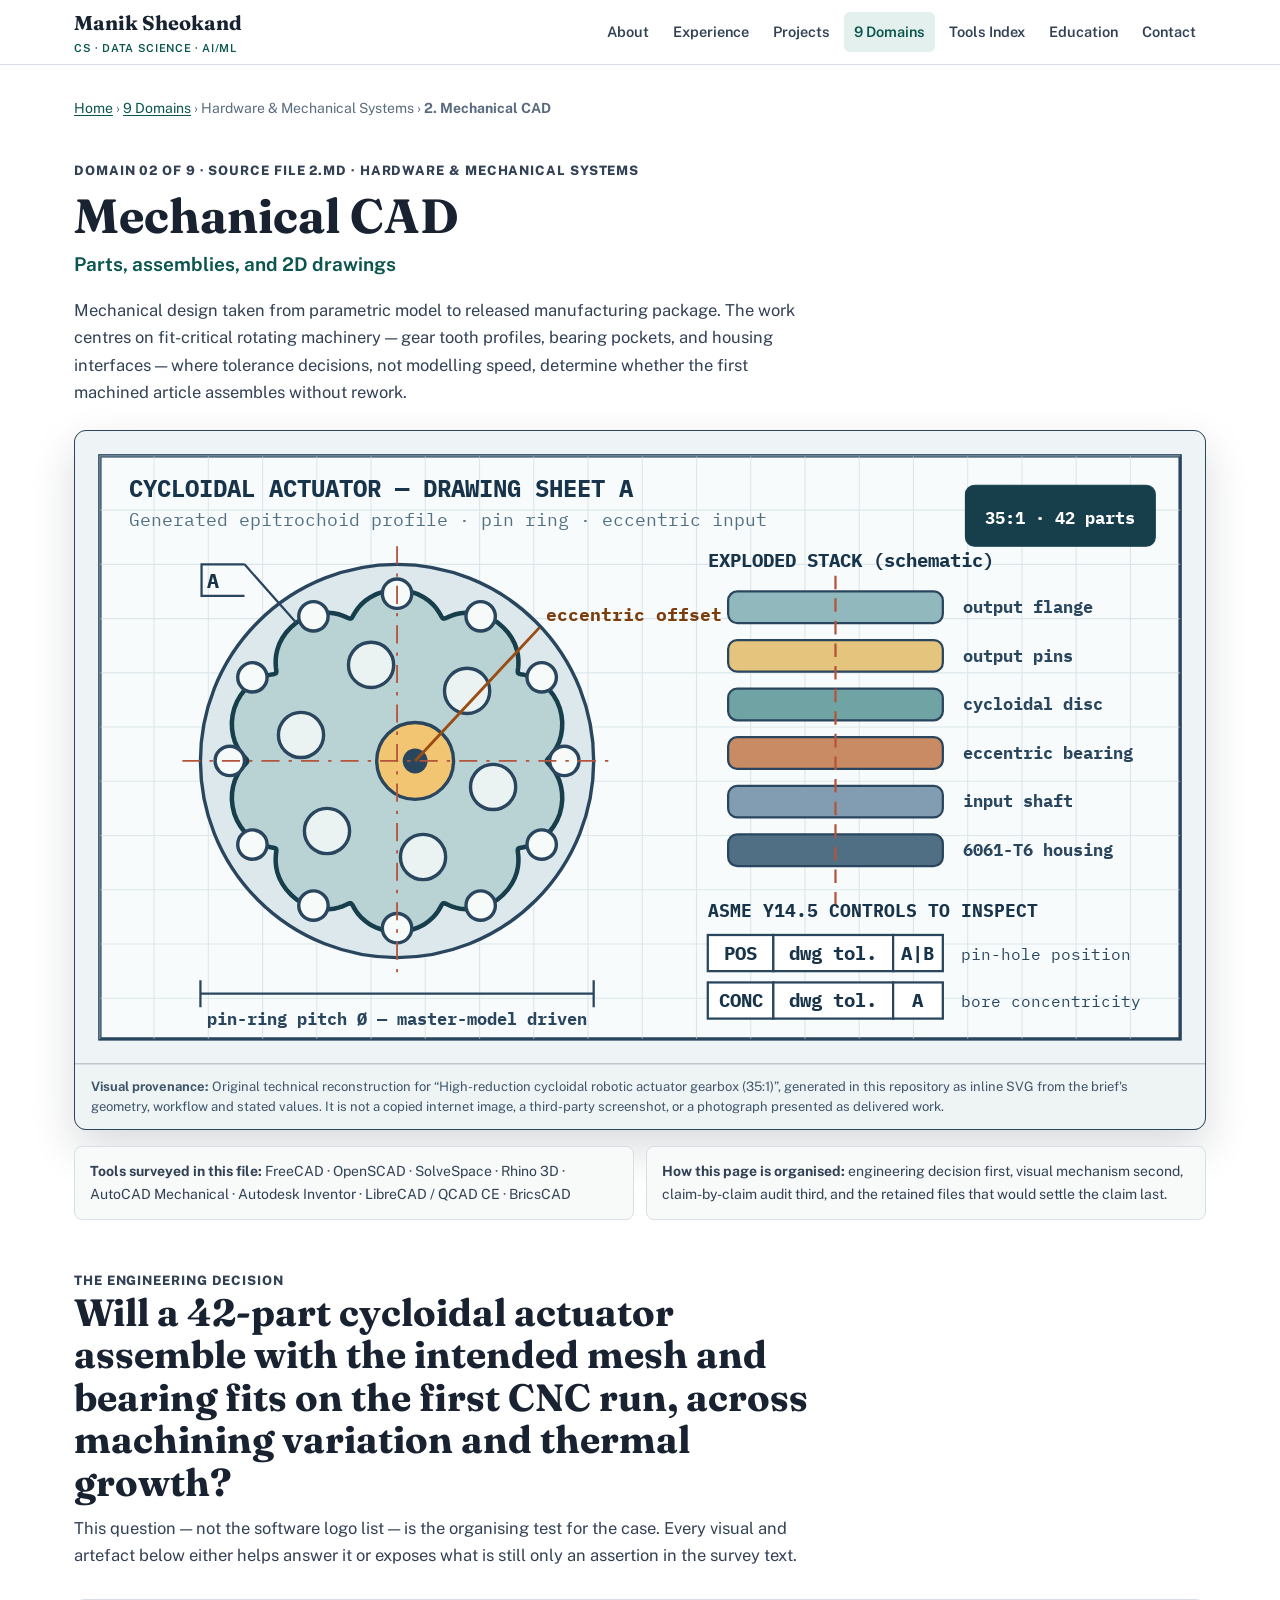
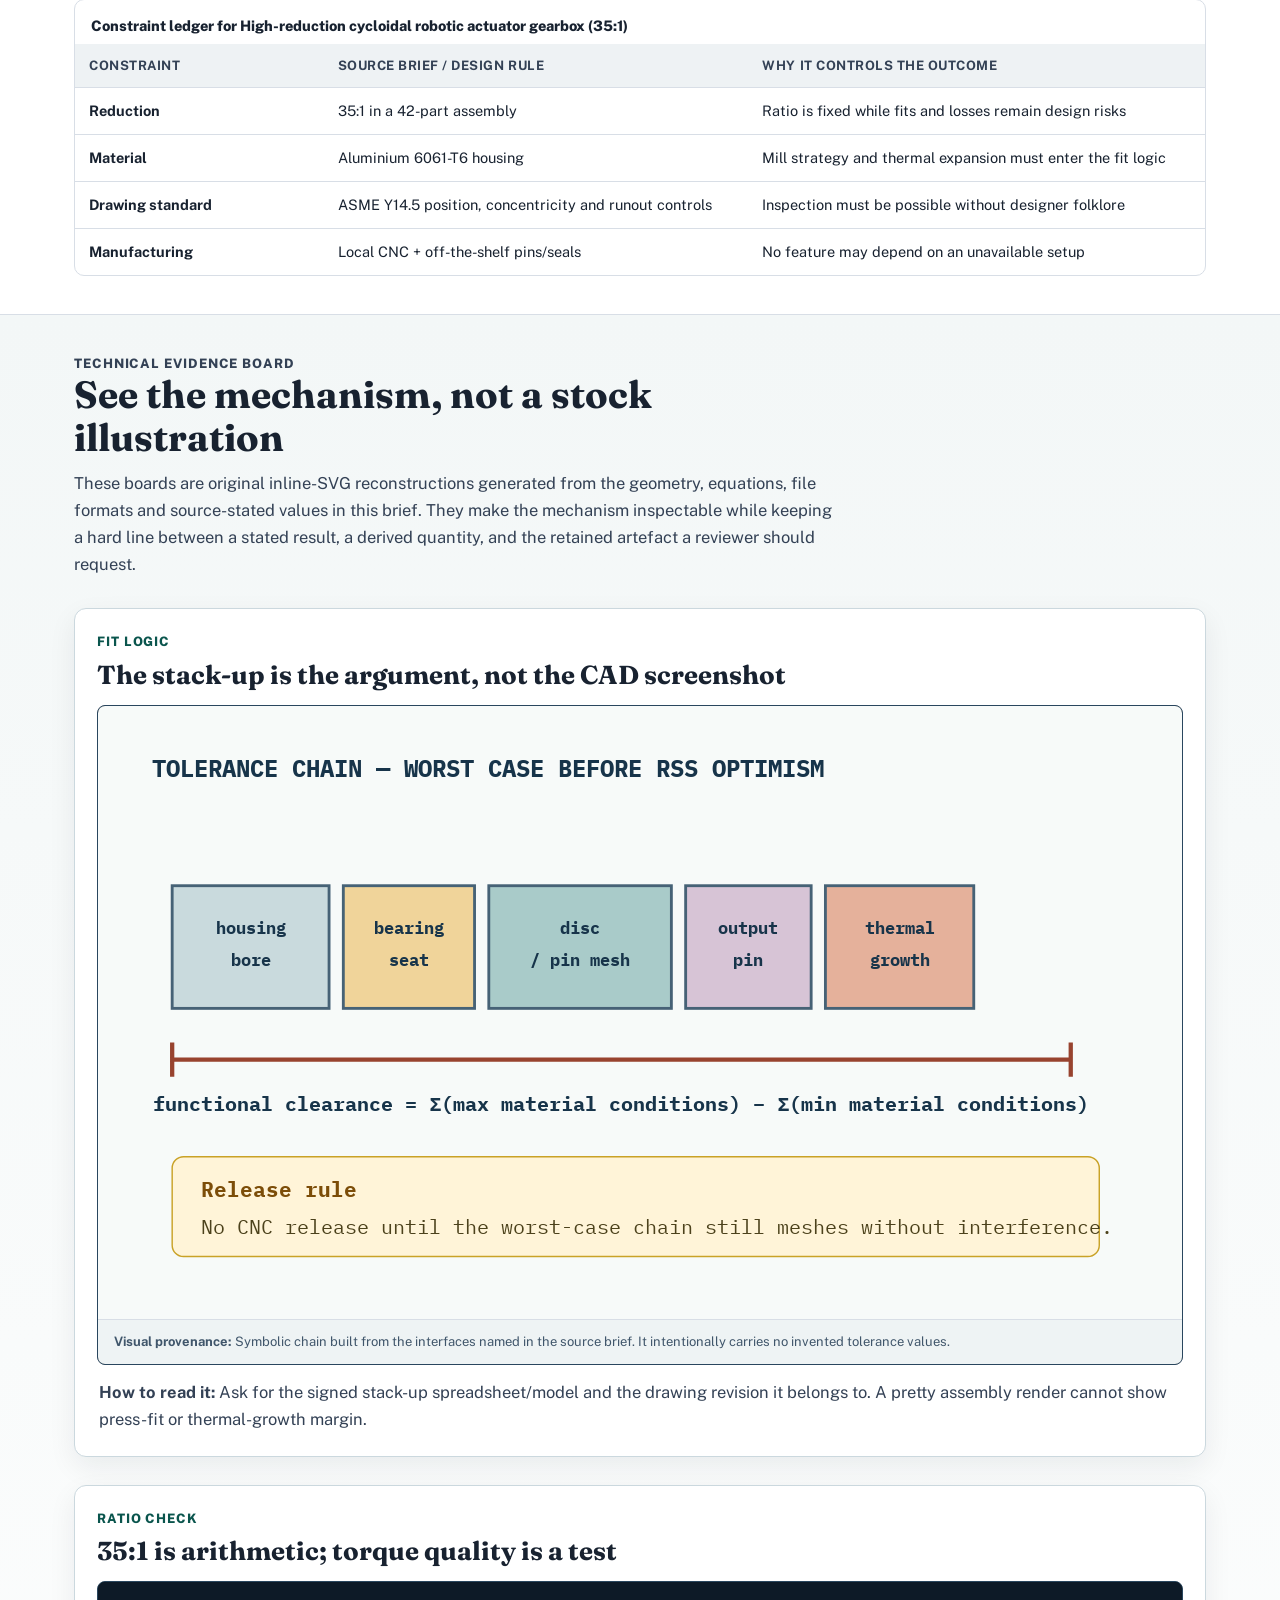
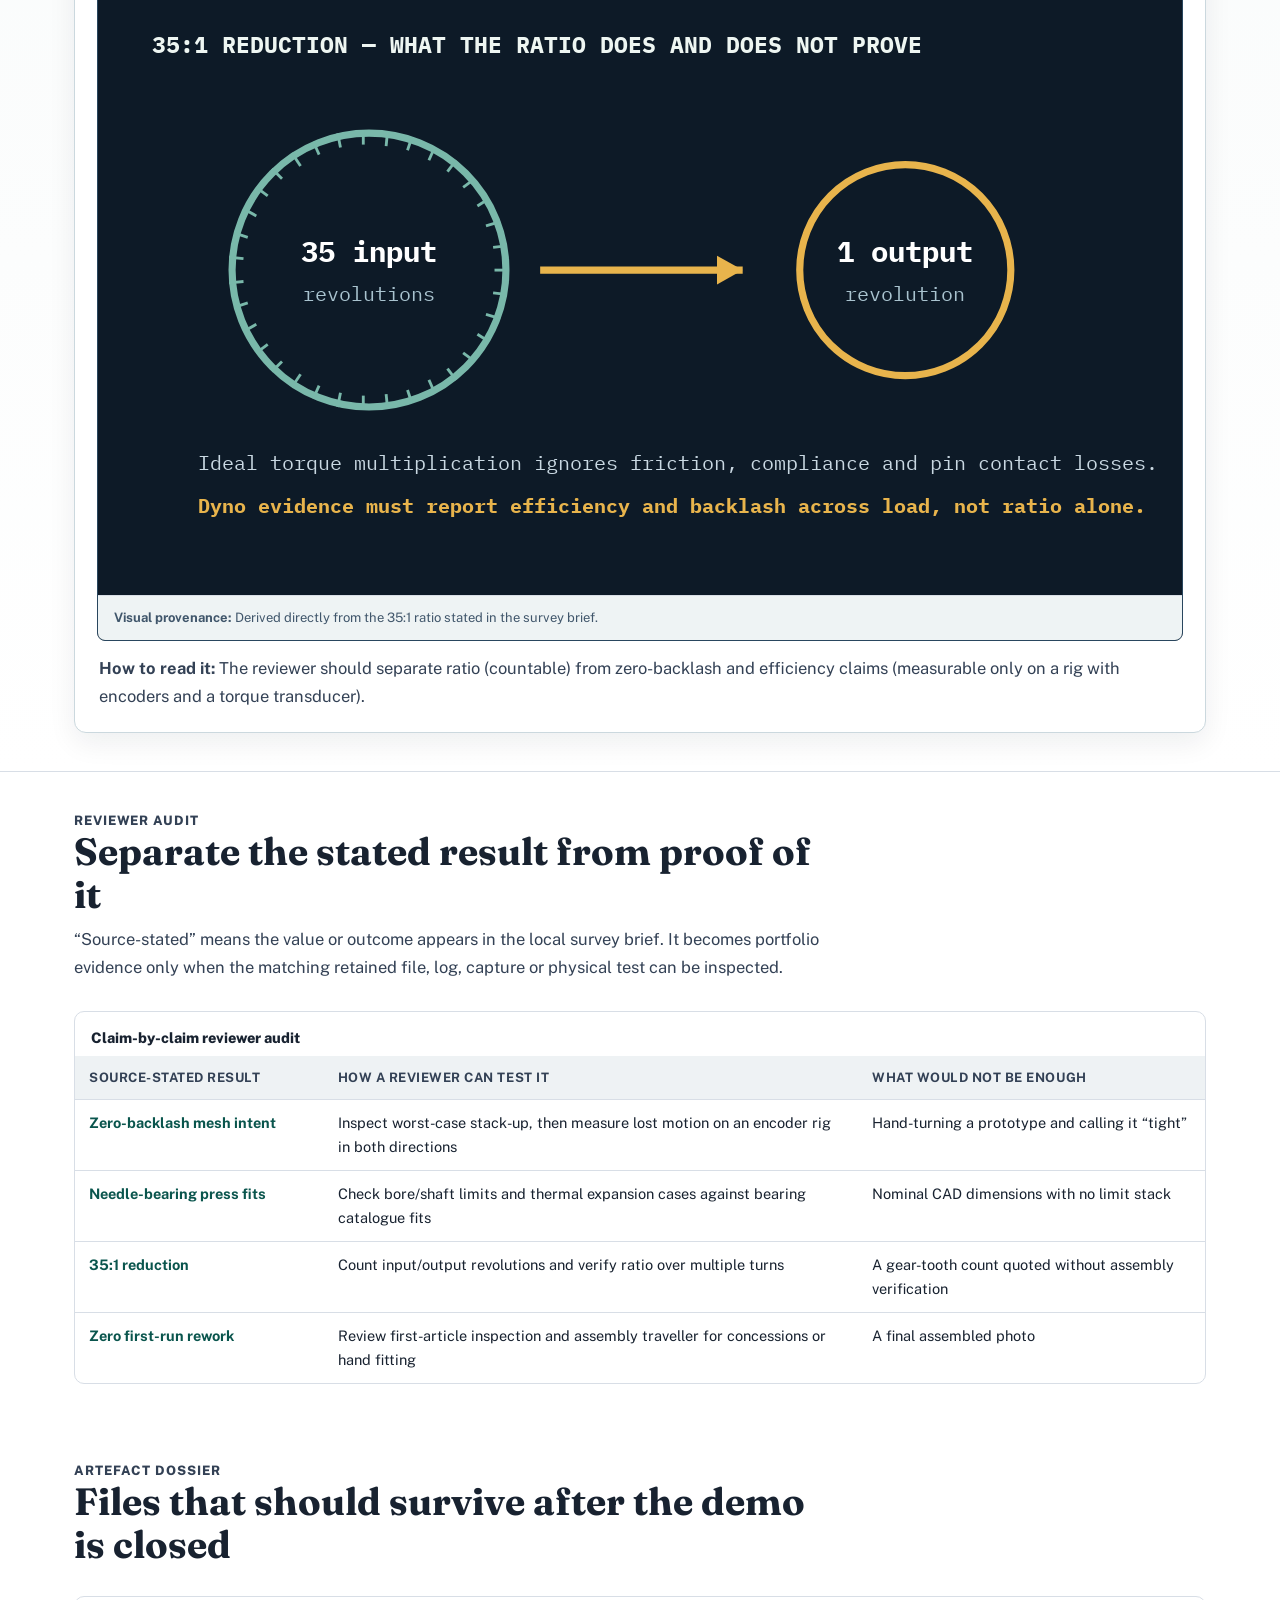
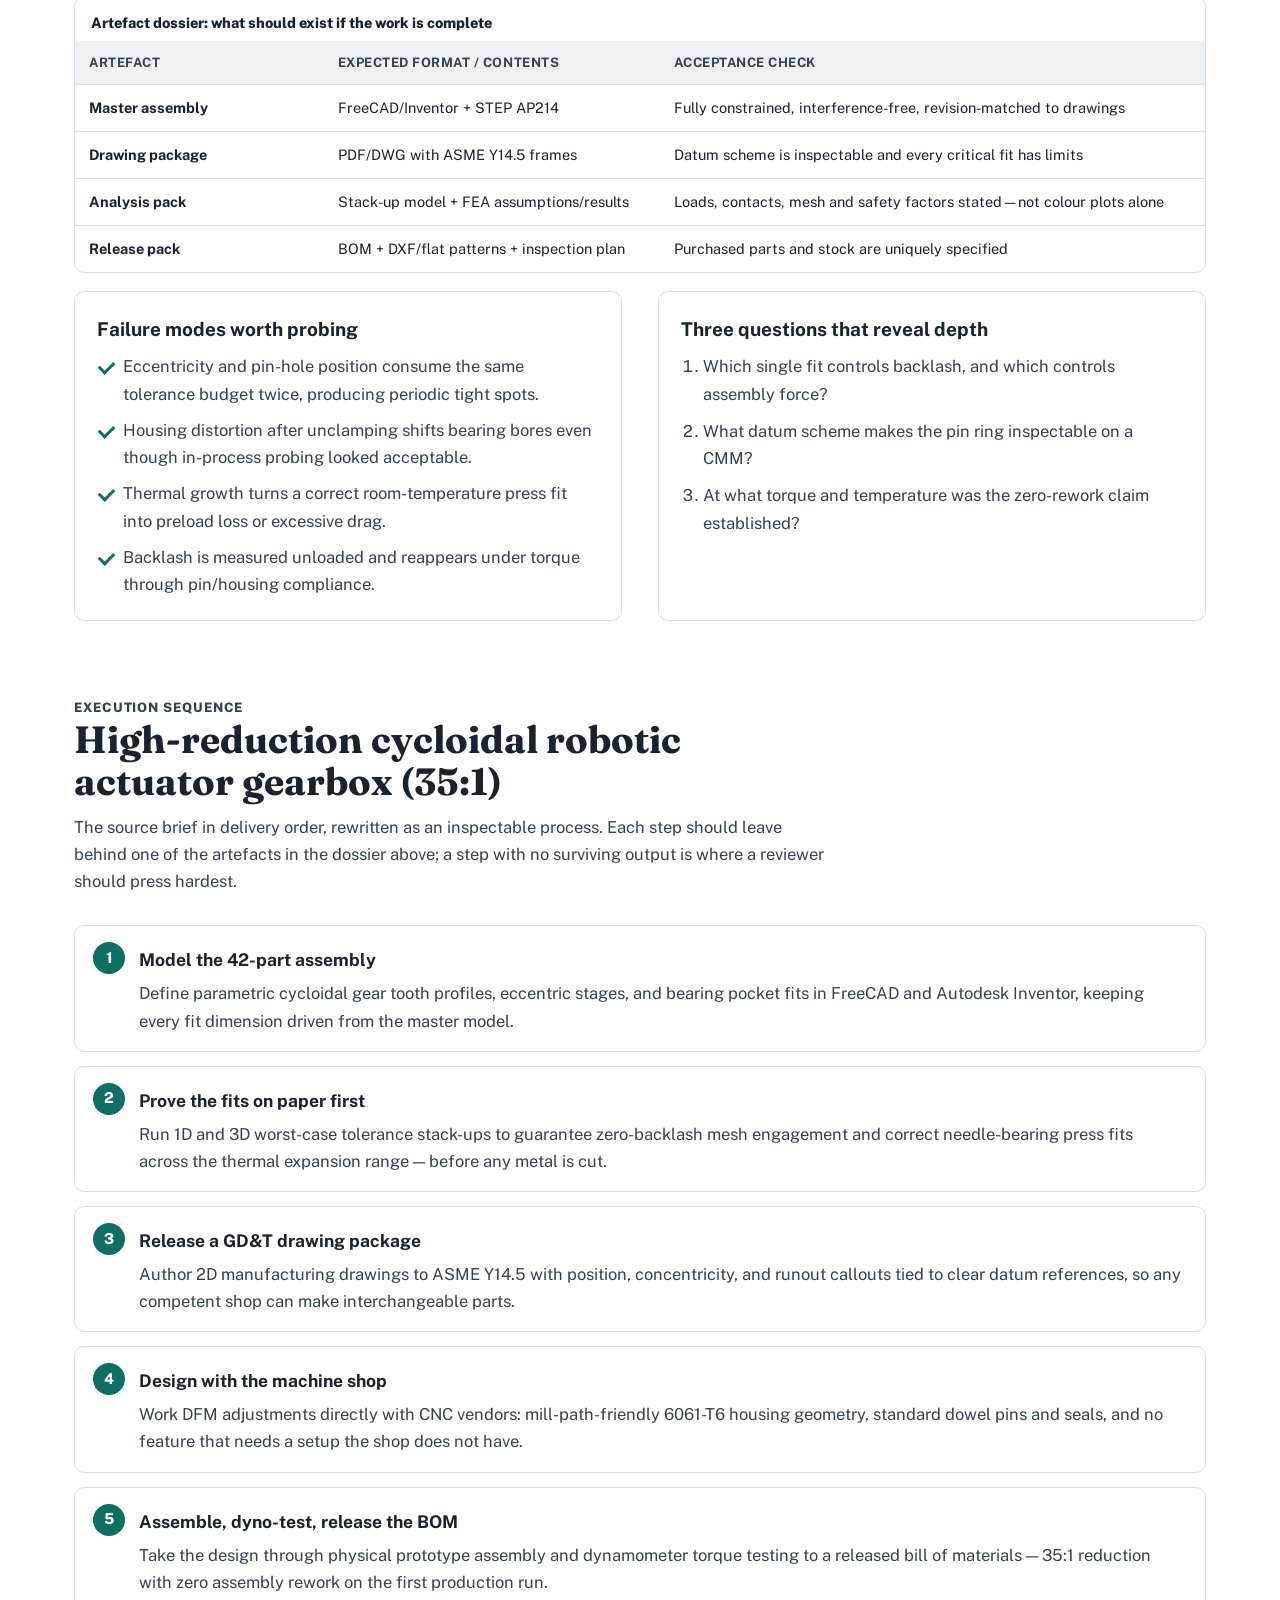
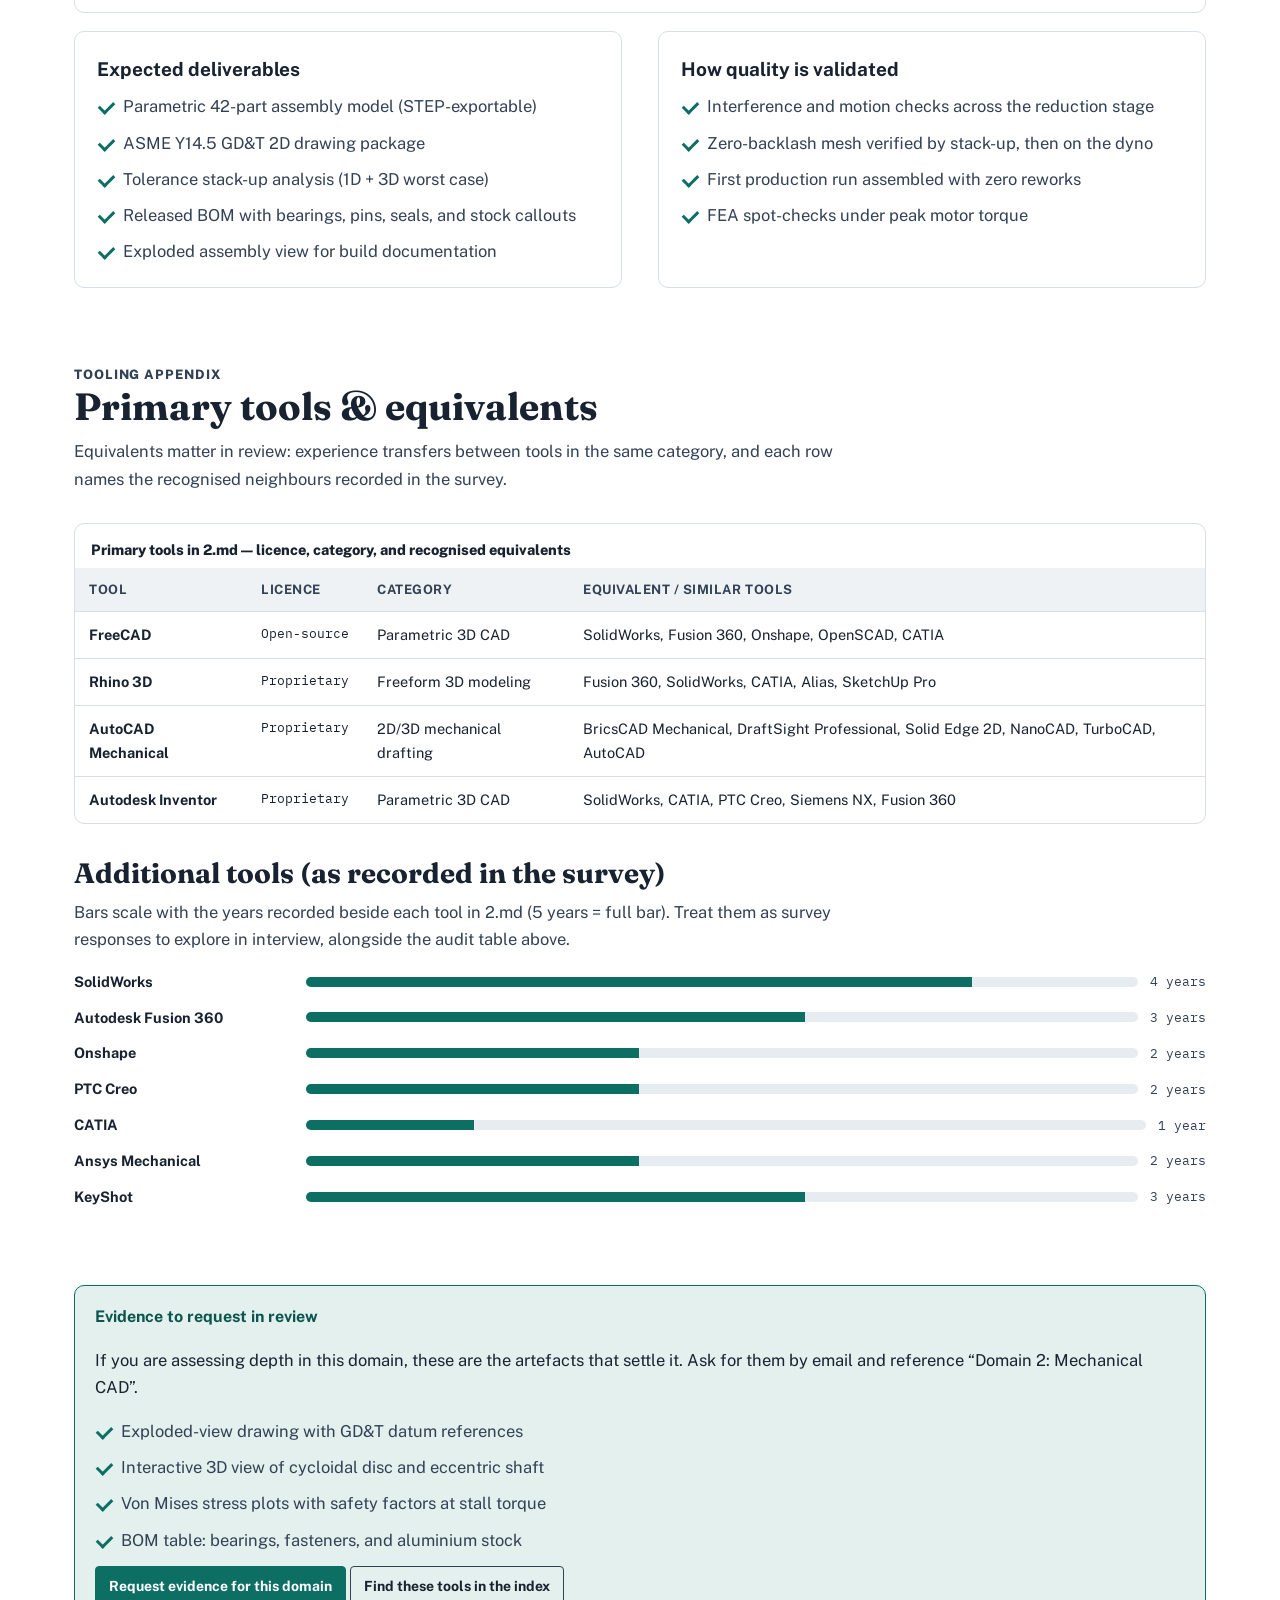
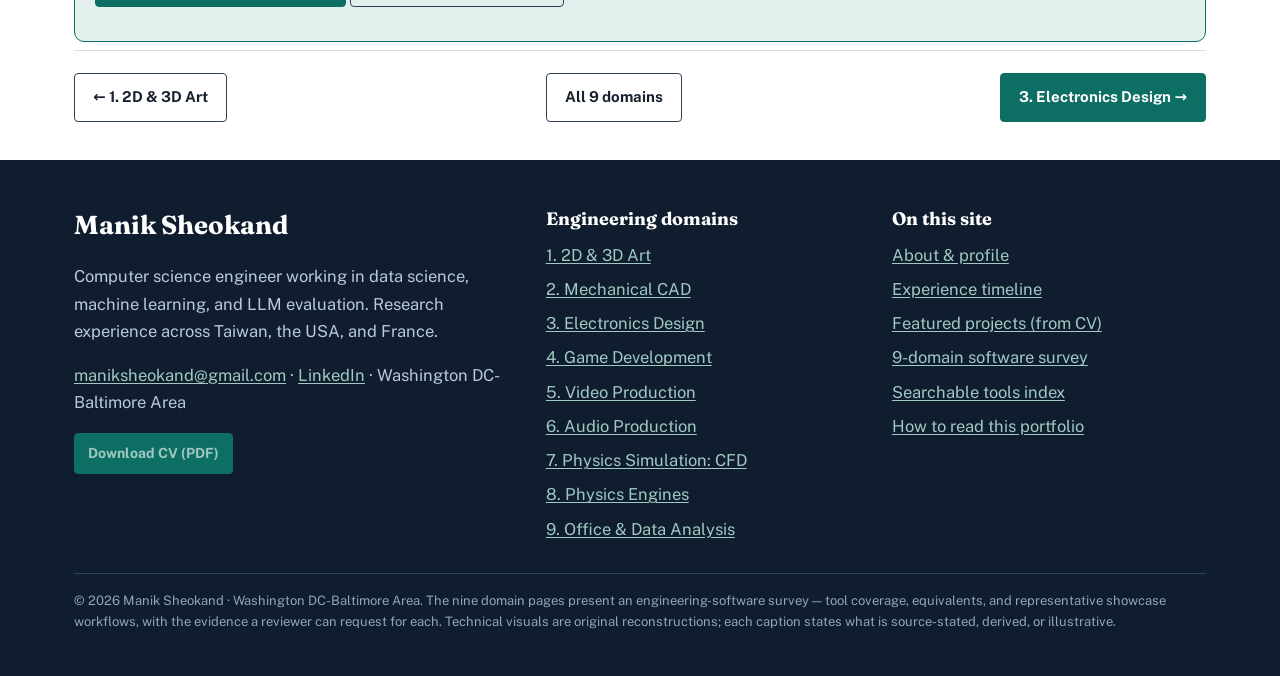
<file: domains/mechanical-cad.html>
<!DOCTYPE html>
<html lang="en">
<head>
<meta charset="utf-8">
<meta name="viewport" content="width=device-width, initial-scale=1">
<title>2. Mechanical CAD — Manik Sheokand Portfolio</title>
<meta name="description" content="42-part cycloidal robotic actuator gearbox: parametric CAD, tolerance stack-up for zero backlash, ASME Y14.5 GD&amp;T drawing package, and DFM through first-article assembly.">
<meta property="og:title" content="2. Mechanical CAD — Manik Sheokand Portfolio">
<meta property="og:description" content="42-part cycloidal robotic actuator gearbox: parametric CAD, tolerance stack-up for zero backlash, ASME Y14.5 GD&amp;T drawing package, and DFM through first-article assembly.">
<meta property="og:type" content="website">
<link rel="icon" href="../assets/favicon.svg" type="image/svg+xml">
<link rel="preconnect" href="https://fonts.googleapis.com">
<link rel="preconnect" href="https://fonts.gstatic.com" crossorigin>
<link href="https://fonts.googleapis.com/css2?family=Fraunces:opsz,wght@9..144,600;9..144,700&amp;family=IBM+Plex+Mono:wght@400;700&amp;family=Public+Sans:wght@400;600;700;800&amp;display=swap" rel="stylesheet">
<link rel="stylesheet" href="../assets/css/style.css">
</head>
<body><a class="skip" href="#main">Skip to content</a>
<header class="site-header"><div class="wrap header-in">
<a class="brand" href="../index.html">Manik Sheokand<small>CS · Data Science · AI/ML</small></a>
<button class="nav-toggle" aria-expanded="false" aria-label="Toggle navigation">Menu</button>
<nav class="main-nav" aria-label="Main">
<a href="../index.html#about">About</a>
<a href="../index.html#experience">Experience</a>
<a href="../index.html#projects">Projects</a>
<a href="../index.html#domains" aria-current="page">9 Domains</a>
<a href="../tools.html">Tools Index</a>
<a href="../index.html#education">Education</a>
<a href="../index.html#contact">Contact</a>
</nav></div></header>
<main id="main"><div class="wrap">
<p class="crumbs"><a href="../index.html">Home</a> › <a href="../index.html#domains">9 Domains</a> › Hardware &amp; Mechanical Systems › <strong>2. Mechanical CAD</strong></p>
<div class="page-hero case-hero-copy">
<p class="kicker">Domain 02 of 9 · Source file 2.md · Hardware &amp; Mechanical Systems</p>
<h1>Mechanical CAD</h1><p class="focus">Parts, assemblies, and 2D drawings</p><p>Mechanical design taken from parametric model to released manufacturing package. The work centres on fit-critical rotating machinery — gear tooth profiles, bearing pockets, and housing interfaces — where tolerance decisions, not modelling speed, determine whether the first machined article assembles without rework.</p>
<figure class="case-hero" data-case-visual="mechanical-cad"><svg role="img" aria-label="Original engineering drawing sheet for a cycloidal gearbox with generated epitrochoid disc, pin ring, exploded stack and GD&amp;T frames" viewBox="0 0 1000 560" width="100%" height="auto" xmlns="http://www.w3.org/2000/svg"><rect width="1000" height="560" fill="#eef3f5"/><rect x="22" y="22" width="956" height="516" fill="#f8fbfb" stroke="#29465e" stroke-width="3"/><path d="M22 22 V538 M70 22 V538 M118 22 V538 M166 22 V538 M214 22 V538 M262 22 V538 M310 22 V538 M358 22 V538 M406 22 V538 M454 22 V538 M502 22 V538 M550 22 V538 M598 22 V538 M646 22 V538 M694 22 V538 M742 22 V538 M790 22 V538 M838 22 V538 M886 22 V538 M934 22 V538 M22 22 H978 M22 70 H978 M22 118 H978 M22 166 H978 M22 214 H978 M22 262 H978 M22 310 H978 M22 358 H978 M22 406 H978 M22 454 H978 M22 502 H978" stroke="#c8d8df" stroke-width="1" opacity="0.55"/><text x="48" y="58" font-size="21" fill="#18344a" font-weight="800" text-anchor="start" class="">CYCLOIDAL ACTUATOR — DRAWING SHEET A</text><text x="48" y="84" font-size="16" fill="#527084" font-weight="400" text-anchor="start" class="">Generated epitrochoid profile · pin ring · eccentric input</text><circle cx="285" cy="292" r="174" fill="#dce8ec" stroke="#29465e" stroke-width="3"/><path d="M417.4 292.0 L417.8 293.0 L418.8 294.3 L420.3 295.9 L422.3 298.2 L424.5 301.1 L426.6 304.9 L428.6 309.3 L430.1 314.5 L431.0 320.2 L431.2 326.3 L430.5 332.5 L429.0 338.8 L426.6 344.7 L423.4 350.2 L419.7 355.0 L415.6 359.1 L411.4 362.4 L407.1 364.9 L403.2 366.6 L399.7 367.7 L396.8 368.4 L394.6 368.8 L393.0 369.2 L392.1 369.8 L391.8 370.9 L391.9 372.5 L392.2 374.7 L392.4 377.7 L392.4 381.4 L392.0 385.6 L391.0 390.4 L389.2 395.5 L386.6 400.6 L383.1 405.7 L378.9 410.3 L374.0 414.5 L368.5 417.9 L362.8 420.5 L356.9 422.2 L351.2 423.1 L345.8 423.2 L341.0 422.7 L336.8 421.8 L333.3 420.6 L330.6 419.5 L328.5 418.5 L327.0 418.0 L325.9 418.0 L325.1 418.6 L324.2 419.9 L323.1 421.9 L321.5 424.5 L319.4 427.5 L316.5 430.7 L312.9 433.9 L308.5 437.0 L303.3 439.6 L297.6 441.6 L291.4 442.9 L285.0 443.4 L278.6 442.9 L272.4 441.6 L266.7 439.6 L261.5 437.0 L257.1 433.9 L253.5 430.7 L250.6 427.5 L248.5 424.5 L246.9 421.9 L245.8 419.9 L244.9 418.6 L244.1 418.0 L243.0 418.0 L241.5 418.5 L239.4 419.5 L236.7 420.6 L233.2 421.8 L229.0 422.7 L224.2 423.2 L218.8 423.1 L213.1 422.2 L207.2 420.5 L201.5 417.9 L196.0 414.5 L191.1 410.3 L186.9 405.7 L183.4 400.6 L180.8 395.5 L179.0 390.4 L178.0 385.6 L177.6 381.4 L177.6 377.7 L177.8 374.7 L178.1 372.5 L178.2 370.9 L177.9 369.8 L177.0 369.2 L175.4 368.8 L173.2 368.4 L170.3 367.7 L166.8 366.6 L162.9 364.9 L158.6 362.4 L154.4 359.1 L150.3 355.0 L146.6 350.2 L143.4 344.7 L141.0 338.8 L139.5 332.5 L138.8 326.3 L139.0 320.2 L139.9 314.5 L141.4 309.3 L143.4 304.9 L145.5 301.1 L147.7 298.2 L149.7 295.9 L151.2 294.3 L152.2 293.0 L152.6 292.0 L152.2 291.0 L151.2 289.7 L149.7 288.1 L147.7 285.8 L145.5 282.9 L143.4 279.1 L141.4 274.7 L139.9 269.5 L139.0 263.8 L138.8 257.7 L139.5 251.5 L141.0 245.2 L143.4 239.3 L146.6 233.8 L150.3 229.0 L154.4 224.9 L158.6 221.6 L162.9 219.1 L166.8 217.4 L170.3 216.3 L173.2 215.6 L175.4 215.2 L177.0 214.8 L177.9 214.2 L178.2 213.1 L178.1 211.5 L177.8 209.3 L177.6 206.3 L177.6 202.6 L178.0 198.4 L179.0 193.6 L180.8 188.5 L183.4 183.4 L186.9 178.3 L191.1 173.7 L196.0 169.5 L201.5 166.1 L207.2 163.5 L213.1 161.8 L218.8 160.9 L224.2 160.8 L229.0 161.3 L233.2 162.2 L236.7 163.4 L239.4 164.5 L241.5 165.5 L243.0 166.0 L244.1 166.0 L244.9 165.4 L245.8 164.1 L246.9 162.1 L248.5 159.5 L250.6 156.5 L253.5 153.3 L257.1 150.1 L261.5 147.0 L266.7 144.4 L272.4 142.4 L278.6 141.1 L285.0 140.6 L291.4 141.1 L297.6 142.4 L303.3 144.4 L308.5 147.0 L312.9 150.1 L316.5 153.3 L319.4 156.5 L321.5 159.5 L323.1 162.1 L324.2 164.1 L325.1 165.4 L325.9 166.0 L327.0 166.0 L328.5 165.5 L330.6 164.5 L333.3 163.4 L336.8 162.2 L341.0 161.3 L345.8 160.8 L351.2 160.9 L356.9 161.8 L362.8 163.5 L368.5 166.1 L374.0 169.5 L378.9 173.7 L383.1 178.3 L386.6 183.4 L389.2 188.5 L391.0 193.6 L392.0 198.4 L392.4 202.6 L392.4 206.3 L392.2 209.3 L391.9 211.5 L391.8 213.1 L392.1 214.2 L393.0 214.8 L394.6 215.2 L396.8 215.6 L399.7 216.3 L403.2 217.4 L407.1 219.1 L411.4 221.6 L415.6 224.9 L419.7 229.0 L423.4 233.8 L426.6 239.3 L429.0 245.2 L430.5 251.5 L431.2 257.7 L431.0 263.8 L430.1 269.5 L428.6 274.7 L426.6 279.1 L424.5 282.9 L422.3 285.8 L420.3 288.1 L418.8 289.7 L417.8 291.0 L417.4 292.0 Z" fill="#b9d2d4" stroke="#173f4b" stroke-width="4"/><circle cx="433" cy="292" r="13" fill="#f6faf9" stroke="#29465e" stroke-width="3"/><circle cx="413" cy="366" r="13" fill="#f6faf9" stroke="#29465e" stroke-width="3"/><circle cx="359" cy="420" r="13" fill="#f6faf9" stroke="#29465e" stroke-width="3"/><circle cx="285" cy="440" r="13" fill="#f6faf9" stroke="#29465e" stroke-width="3"/><circle cx="211" cy="420" r="13" fill="#f6faf9" stroke="#29465e" stroke-width="3"/><circle cx="157" cy="366" r="13" fill="#f6faf9" stroke="#29465e" stroke-width="3"/><circle cx="137" cy="292" r="13" fill="#f6faf9" stroke="#29465e" stroke-width="3"/><circle cx="157" cy="218" r="13" fill="#f6faf9" stroke="#29465e" stroke-width="3"/><circle cx="211" cy="164" r="13" fill="#f6faf9" stroke="#29465e" stroke-width="3"/><circle cx="285" cy="144" r="13" fill="#f6faf9" stroke="#29465e" stroke-width="3"/><circle cx="359" cy="164" r="13" fill="#f6faf9" stroke="#29465e" stroke-width="3"/><circle cx="413" cy="218" r="13" fill="#f6faf9" stroke="#29465e" stroke-width="3"/><circle cx="370" cy="315" r="20" fill="#eaf2f2" stroke="#29465e" stroke-width="3"/><circle cx="308" cy="377" r="20" fill="#eaf2f2" stroke="#29465e" stroke-width="3"/><circle cx="223" cy="354" r="20" fill="#eaf2f2" stroke="#29465e" stroke-width="3"/><circle cx="200" cy="269" r="20" fill="#eaf2f2" stroke="#29465e" stroke-width="3"/><circle cx="262" cy="207" r="20" fill="#eaf2f2" stroke="#29465e" stroke-width="3"/><circle cx="347" cy="230" r="20" fill="#eaf2f2" stroke="#29465e" stroke-width="3"/><circle cx="301" cy="292" r="34" fill="#f2c572" stroke="#29465e" stroke-width="3"/><circle cx="301" cy="292" r="11" fill="#29465e"/><path d="M95 292 H475 M285 102 V482" stroke="#b3543d" stroke-width="1.6" stroke-dasharray="16 8 3 8"/><path d="M111 498 H459 M111 486 V510 M459 486 V510" stroke="#29465e" stroke-width="2"/><text x="285" y="526" font-size="15" fill="#29465e" font-weight="700" text-anchor="middle" class="">pin-ring pitch Ø — master-model driven</text><path d="M301 292 L411 174" stroke="#9a4d12" stroke-width="2.5"/><text x="417" y="168" font-size="16" fill="#7c3d0d" font-weight="700" text-anchor="start" class="">eccentric offset e</text><text x="560" y="120" font-size="17" fill="#18344a" font-weight="800" text-anchor="start" class="">EXPLODED STACK (schematic)</text><rect x="578" y="142" width="190" height="28" rx="8" fill="#91b8bd" stroke="#29465e" stroke-width="2"/><text x="786" y="161" font-size="15" fill="#29465e" font-weight="650" text-anchor="start" class="">output flange</text><rect x="578" y="185" width="190" height="28" rx="8" fill="#e5c47d" stroke="#29465e" stroke-width="2"/><text x="786" y="204" font-size="15" fill="#29465e" font-weight="650" text-anchor="start" class="">output pins</text><rect x="578" y="228" width="190" height="28" rx="8" fill="#6fa3a4" stroke="#29465e" stroke-width="2"/><text x="786" y="247" font-size="15" fill="#29465e" font-weight="650" text-anchor="start" class="">cycloidal disc</text><rect x="578" y="271" width="190" height="28" rx="8" fill="#c98b63" stroke="#29465e" stroke-width="2"/><text x="786" y="290" font-size="15" fill="#29465e" font-weight="650" text-anchor="start" class="">eccentric bearing</text><rect x="578" y="314" width="190" height="28" rx="8" fill="#829db1" stroke="#29465e" stroke-width="2"/><text x="786" y="333" font-size="15" fill="#29465e" font-weight="650" text-anchor="start" class="">input shaft</text><rect x="578" y="357" width="190" height="28" rx="8" fill="#516f84" stroke="#29465e" stroke-width="2"/><text x="786" y="376" font-size="15" fill="#29465e" font-weight="650" text-anchor="start" class="">6061-T6 housing</text><path d="M673 128 V426" stroke="#b3543d" stroke-width="2" stroke-dasharray="12 8"/><text x="560" y="430" font-size="16" fill="#18344a" font-weight="800" text-anchor="start" class="">ASME Y14.5 CONTROLS TO INSPECT</text><g font-size="17" fill="#18344a"><rect x="560" y="446" width="58" height="32" fill="#fff" stroke="#29465e" stroke-width="2"/><text x="589.0" y="468" text-anchor="middle" font-weight="700">POS</text><rect x="618" y="446" width="106" height="32" fill="#fff" stroke="#29465e" stroke-width="2"/><text x="671.0" y="468" text-anchor="middle" font-weight="700">dwg tol.</text><rect x="724" y="446" width="44" height="32" fill="#fff" stroke="#29465e" stroke-width="2"/><text x="746.0" y="468" text-anchor="middle" font-weight="700">A|B</text></g><text x="784" y="468" font-size="14" fill="#29465e" font-weight="400" text-anchor="start" class="">pin-hole position</text><g font-size="17" fill="#18344a"><rect x="560" y="488" width="58" height="32" fill="#fff" stroke="#29465e" stroke-width="2"/><text x="589.0" y="510" text-anchor="middle" font-weight="700">CONC</text><rect x="618" y="488" width="106" height="32" fill="#fff" stroke="#29465e" stroke-width="2"/><text x="671.0" y="510" text-anchor="middle" font-weight="700">dwg tol.</text><rect x="724" y="488" width="44" height="32" fill="#fff" stroke="#29465e" stroke-width="2"/><text x="746.0" y="510" text-anchor="middle" font-weight="700">A</text></g><text x="784" y="510" font-size="14" fill="#29465e" font-weight="400" text-anchor="start" class="">bore concentricity</text><path d="M150 118 L196 170 M150 118 h-38 v28 h38" fill="none" stroke="#29465e" stroke-width="2"/><text x="122" y="139" font-size="18" fill="#18344a" font-weight="800" text-anchor="middle" class="">A</text><rect x="788" y="48" width="168" height="54" rx="8" fill="#173f4b" stroke="#173f4b" opacity="1"/><text x="872" y="82" font-size="15" fill="#ffffff" font-weight="800" text-anchor="middle" class="">35:1 · 42 parts</text></svg>
<figcaption><strong>Visual provenance:</strong> Original technical reconstruction for “High-reduction cycloidal robotic actuator gearbox (35:1)”, generated in this repository as inline SVG from the brief's geometry, workflow and stated values. It is not a copied internet image, a third-party screenshot, or a photograph presented as delivered work.</figcaption></figure>
<div class="case-meta"><p><strong>Tools surveyed in this file:</strong> FreeCAD · OpenSCAD · SolveSpace · Rhino 3D · AutoCAD Mechanical · Autodesk Inventor · LibreCAD / QCAD CE · BricsCAD</p>
<p><strong>How this page is organised:</strong> engineering decision first, visual mechanism second, claim-by-claim audit third, and the retained files that would settle the claim last.</p></div>
</div>
<section class="case-decision">
<div class="sec-head"><p class="kicker">The engineering decision</p><h2>Will a 42-part cycloidal actuator assemble with the intended mesh and bearing fits on the first CNC run, across machining variation and thermal growth?</h2>
<p>This question — not the software logo list — is the organising test for the case. Every visual and artefact below either helps answer it or exposes what is still only an assertion in the survey text.</p></div>
<div class="table-wrap"><table class="case-table">
<caption>Constraint ledger for High-reduction cycloidal robotic actuator gearbox (35:1)</caption><thead><tr><th scope="col">Constraint</th><th scope="col">Source brief / design rule</th><th scope="col">Why it controls the outcome</th></tr></thead><tbody><tr><td><strong>Reduction</strong></td><td>35:1 in a 42-part assembly</td><td>Ratio is fixed while fits and losses remain design risks</td></tr><tr><td><strong>Material</strong></td><td>Aluminium 6061-T6 housing</td><td>Mill strategy and thermal expansion must enter the fit logic</td></tr><tr><td><strong>Drawing standard</strong></td><td>ASME Y14.5 position, concentricity and runout controls</td><td>Inspection must be possible without designer folklore</td></tr><tr><td><strong>Manufacturing</strong></td><td>Local CNC + off-the-shelf pins/seals</td><td>No feature may depend on an unavailable setup</td></tr></tbody></table></div></section>
<section class="evidence-board" aria-labelledby="evidence-mechanical-cad">
<div class="sec-head"><p class="kicker">Technical evidence board</p><h2 id="evidence-mechanical-cad">See the mechanism, not a stock illustration</h2>
<p>These boards are original inline-SVG reconstructions generated from the geometry, equations, file formats and source-stated values in this brief. They make the mechanism inspectable while keeping a hard line between a stated result, a derived quantity, and the retained artefact a reviewer should request.</p></div>
<div class="evidence-grid"><article class="evidence-item">
<p class="kicker">Fit logic</p><h3>The stack-up is the argument, not the CAD screenshot</h3>
<figure class="evidence-figure"><svg role="img" aria-label="Symbolic worst-case tolerance stack-up chain for a cycloidal gearbox" viewBox="0 0 760 430" width="100%" height="auto" xmlns="http://www.w3.org/2000/svg"><rect width="760" height="430" fill="#f7faf9"/><text x="38" y="50" font-size="17" fill="#17344a" font-weight="800" text-anchor="start" class="">TOLERANCE CHAIN — WORST CASE BEFORE RSS OPTIMISM</text><rect x="52" y="126" width="110" height="86" fill="#c9dadd" stroke="#466276" stroke-width="2"/><text x="107.0" y="160" font-size="12" fill="#17344a" font-weight="700" text-anchor="middle" class="">housing</text><text x="107.0" y="182" font-size="12" fill="#17344a" font-weight="700" text-anchor="middle" class="">bore</text><rect x="172" y="126" width="92" height="86" fill="#f0d49a" stroke="#466276" stroke-width="2"/><text x="218.0" y="160" font-size="12" fill="#17344a" font-weight="700" text-anchor="middle" class="">bearing</text><text x="218.0" y="182" font-size="12" fill="#17344a" font-weight="700" text-anchor="middle" class="">seat</text><rect x="274" y="126" width="128" height="86" fill="#a9cbc9" stroke="#466276" stroke-width="2"/><text x="338.0" y="160" font-size="12" fill="#17344a" font-weight="700" text-anchor="middle" class="">disc</text><text x="338.0" y="182" font-size="12" fill="#17344a" font-weight="700" text-anchor="middle" class="">/ pin mesh</text><rect x="412" y="126" width="88" height="86" fill="#d7c4d6" stroke="#466276" stroke-width="2"/><text x="456.0" y="160" font-size="12" fill="#17344a" font-weight="700" text-anchor="middle" class="">output</text><text x="456.0" y="182" font-size="12" fill="#17344a" font-weight="700" text-anchor="middle" class="">pin</text><rect x="510" y="126" width="104" height="86" fill="#e5b19b" stroke="#466276" stroke-width="2"/><text x="562.0" y="160" font-size="12" fill="#17344a" font-weight="700" text-anchor="middle" class="">thermal</text><text x="562.0" y="182" font-size="12" fill="#17344a" font-weight="700" text-anchor="middle" class="">growth</text><path d="M52 248 H682 M52 236 V260 M682 236 V260" stroke="#98432f" stroke-width="3"/><text x="367" y="284" font-size="14" fill="#17344a" font-weight="700" text-anchor="middle" class="">functional clearance = Σ(max material conditions) − Σ(min material conditions)</text><rect x="52" y="316" width="650" height="70" rx="8" fill="#fff4d8" stroke="#c9a227" opacity="1"/><text x="72" y="344" font-size="15" fill="#7c4d08" font-weight="800" text-anchor="start" class="">Release rule</text><text x="72" y="370" font-size="14" fill="#4c421c" font-weight="400" text-anchor="start" class="">No CNC release until the worst-case chain still meshes without interference.</text></svg><figcaption><strong>Visual provenance:</strong> Symbolic chain built from the interfaces named in the source brief. It intentionally carries no invented tolerance values.</figcaption></figure>
<p class="interpretation"><strong>How to read it:</strong> Ask for the signed stack-up spreadsheet/model and the drawing revision it belongs to. A pretty assembly render cannot show press-fit or thermal-growth margin.</p></article><article class="evidence-item">
<p class="kicker">Ratio check</p><h3>35:1 is arithmetic; torque quality is a test</h3>
<figure class="evidence-figure"><svg role="img" aria-label="Diagram explaining 35 input revolutions producing one output revolution" viewBox="0 0 760 430" width="100%" height="auto" xmlns="http://www.w3.org/2000/svg"><rect width="760" height="430" fill="#0d1a27"/><text x="38" y="50" font-size="16" fill="#eef6f2" font-weight="800" text-anchor="start" class="">35:1 REDUCTION — WHAT THE RATIO DOES AND DOES NOT PROVE</text><circle cx="190" cy="202" r="96" fill="none" stroke="#79b8aa" stroke-width="5"/><path d="M278 202 L288 202" stroke="#79b8aa" stroke-width="2"/><path d="M277 218 L286 219" stroke="#79b8aa" stroke-width="2"/><path d="M272 233 L282 236" stroke="#79b8aa" stroke-width="2"/><path d="M266 247 L274 252" stroke="#79b8aa" stroke-width="2"/><path d="M256 260 L264 266" stroke="#79b8aa" stroke-width="2"/><path d="M245 271 L251 279" stroke="#79b8aa" stroke-width="2"/><path d="M232 279 L236 288" stroke="#79b8aa" stroke-width="2"/><path d="M217 286 L220 295" stroke="#79b8aa" stroke-width="2"/><path d="M202 289 L203 299" stroke="#79b8aa" stroke-width="2"/><path d="M186 290 L186 300" stroke="#79b8aa" stroke-width="2"/><path d="M170 288 L168 298" stroke="#79b8aa" stroke-width="2"/><path d="M155 283 L151 292" stroke="#79b8aa" stroke-width="2"/><path d="M142 275 L136 284" stroke="#79b8aa" stroke-width="2"/><path d="M129 266 L122 273" stroke="#79b8aa" stroke-width="2"/><path d="M119 254 L111 260" stroke="#79b8aa" stroke-width="2"/><path d="M111 240 L102 245" stroke="#79b8aa" stroke-width="2"/><path d="M105 225 L96 228" stroke="#79b8aa" stroke-width="2"/><path d="M102 210 L92 211" stroke="#79b8aa" stroke-width="2"/><path d="M102 194 L92 193" stroke="#79b8aa" stroke-width="2"/><path d="M105 179 L96 176" stroke="#79b8aa" stroke-width="2"/><path d="M111 164 L102 159" stroke="#79b8aa" stroke-width="2"/><path d="M119 150 L111 144" stroke="#79b8aa" stroke-width="2"/><path d="M129 138 L122 131" stroke="#79b8aa" stroke-width="2"/><path d="M142 129 L136 120" stroke="#79b8aa" stroke-width="2"/><path d="M155 121 L151 112" stroke="#79b8aa" stroke-width="2"/><path d="M170 116 L168 106" stroke="#79b8aa" stroke-width="2"/><path d="M186 114 L186 104" stroke="#79b8aa" stroke-width="2"/><path d="M202 115 L203 105" stroke="#79b8aa" stroke-width="2"/><path d="M217 118 L220 109" stroke="#79b8aa" stroke-width="2"/><path d="M232 125 L236 116" stroke="#79b8aa" stroke-width="2"/><path d="M245 133 L251 125" stroke="#79b8aa" stroke-width="2"/><path d="M256 144 L264 138" stroke="#79b8aa" stroke-width="2"/><path d="M266 157 L274 152" stroke="#79b8aa" stroke-width="2"/><path d="M272 171 L282 168" stroke="#79b8aa" stroke-width="2"/><path d="M277 186 L286 185" stroke="#79b8aa" stroke-width="2"/><text x="190" y="196" font-size="20" fill="#fff" font-weight="800" text-anchor="middle" class="">35 input</text><text x="190" y="224" font-size="14" fill="#a9c3cf" font-weight="400" text-anchor="middle" class="">revolutions</text><path d="M310 202 H452" stroke="#e8b44c" stroke-width="5"/><path d="M452 202 l-18 -10 v20 Z" fill="#e8b44c"/><circle cx="566" cy="202" r="74" fill="none" stroke="#e8b44c" stroke-width="5"/><text x="566" y="196" font-size="20" fill="#fff" font-weight="800" text-anchor="middle" class="">1 output</text><text x="566" y="224" font-size="14" fill="#a9c3cf" font-weight="400" text-anchor="middle" class="">revolution</text><text x="70" y="342" font-size="14" fill="#c9d8e2" font-weight="400" text-anchor="start" class="">Ideal torque multiplication ignores friction, compliance and pin contact losses.</text><text x="70" y="372" font-size="14" fill="#e8b44c" font-weight="700" text-anchor="start" class="">Dyno evidence must report efficiency and backlash across load, not ratio alone.</text></svg><figcaption><strong>Visual provenance:</strong> Derived directly from the 35:1 ratio stated in the survey brief.</figcaption></figure>
<p class="interpretation"><strong>How to read it:</strong> The reviewer should separate ratio (countable) from zero-backlash and efficiency claims (measurable only on a rig with encoders and a torque transducer).</p></article></div></section>
<section class="case-audit"><div class="sec-head"><p class="kicker">Reviewer audit</p><h2>Separate the stated result from proof of it</h2>
<p>“Source-stated” means the value or outcome appears in the local survey brief. It becomes portfolio evidence only when the matching retained file, log, capture or physical test can be inspected.</p></div>
<div class="table-wrap"><table class="case-table audit-table">
<caption>Claim-by-claim reviewer audit</caption><thead><tr><th scope="col">Source-stated result</th><th scope="col">How a reviewer can test it</th><th scope="col">What would not be enough</th></tr></thead><tbody><tr><td><strong>Zero-backlash mesh intent</strong></td><td>Inspect worst-case stack-up, then measure lost motion on an encoder rig in both directions</td><td>Hand-turning a prototype and calling it “tight”</td></tr><tr><td><strong>Needle-bearing press fits</strong></td><td>Check bore/shaft limits and thermal expansion cases against bearing catalogue fits</td><td>Nominal CAD dimensions with no limit stack</td></tr><tr><td><strong>35:1 reduction</strong></td><td>Count input/output revolutions and verify ratio over multiple turns</td><td>A gear-tooth count quoted without assembly verification</td></tr><tr><td><strong>Zero first-run rework</strong></td><td>Review first-article inspection and assembly traveller for concessions or hand fitting</td><td>A final assembled photo</td></tr></tbody></table></div></section>
<section class="case-dossier"><div class="sec-head"><p class="kicker">Artefact dossier</p><h2>Files that should survive after the demo is closed</h2></div>
<div class="table-wrap"><table class="case-table">
<caption>Artefact dossier: what should exist if the work is complete</caption><thead><tr><th scope="col">Artefact</th><th scope="col">Expected format / contents</th><th scope="col">Acceptance check</th></tr></thead><tbody><tr><td><strong>Master assembly</strong></td><td>FreeCAD/Inventor + STEP AP214</td><td>Fully constrained, interference-free, revision-matched to drawings</td></tr><tr><td><strong>Drawing package</strong></td><td>PDF/DWG with ASME Y14.5 frames</td><td>Datum scheme is inspectable and every critical fit has limits</td></tr><tr><td><strong>Analysis pack</strong></td><td>Stack-up model + FEA assumptions/results</td><td>Loads, contacts, mesh and safety factors stated—not colour plots alone</td></tr><tr><td><strong>Release pack</strong></td><td>BOM + DXF/flat patterns + inspection plan</td><td>Purchased parts and stock are uniquely specified</td></tr></tbody></table></div>
<div class="two-col case-followups">
<div class="card"><h3>Failure modes worth probing</h3><ul class="checklist"><li>Eccentricity and pin-hole position consume the same tolerance budget twice, producing periodic tight spots.</li><li>Housing distortion after unclamping shifts bearing bores even though in-process probing looked acceptable.</li><li>Thermal growth turns a correct room-temperature press fit into preload loss or excessive drag.</li><li>Backlash is measured unloaded and reappears under torque through pin/housing compliance.</li></ul></div>
<div class="card"><h3>Three questions that reveal depth</h3><ol class="question-list"><li>Which single fit controls backlash, and which controls assembly force?</li><li>What datum scheme makes the pin ring inspectable on a CMM?</li><li>At what torque and temperature was the zero-rework claim established?</li></ol></div>
</div></section>
<section class="case-workflow"><div class="sec-head"><p class="kicker">Execution sequence</p><h2>High-reduction cycloidal robotic actuator gearbox (35:1)</h2>
<p>The source brief in delivery order, rewritten as an inspectable process. Each step should leave behind one of the artefacts in the dossier above; a step with no surviving output is where a reviewer should press hardest.</p></div>
<ol class="steps"><li><h3>Model the 42-part assembly</h3><p>Define parametric cycloidal gear tooth profiles, eccentric stages, and bearing pocket fits in FreeCAD and Autodesk Inventor, keeping every fit dimension driven from the master model.</p></li><li><h3>Prove the fits on paper first</h3><p>Run 1D and 3D worst-case tolerance stack-ups to guarantee zero-backlash mesh engagement and correct needle-bearing press fits across the thermal expansion range — before any metal is cut.</p></li><li><h3>Release a GD&amp;T drawing package</h3><p>Author 2D manufacturing drawings to ASME Y14.5 with position, concentricity, and runout callouts tied to clear datum references, so any competent shop can make interchangeable parts.</p></li><li><h3>Design with the machine shop</h3><p>Work DFM adjustments directly with CNC vendors: mill-path-friendly 6061-T6 housing geometry, standard dowel pins and seals, and no feature that needs a setup the shop does not have.</p></li><li><h3>Assemble, dyno-test, release the BOM</h3><p>Take the design through physical prototype assembly and dynamometer torque testing to a released bill of materials — 35:1 reduction with zero assembly rework on the first production run.</p></li></ol>
<div class="two-col deliverable-pair">
<div class="card"><h3>Expected deliverables</h3><ul class="checklist"><li>Parametric 42-part assembly model (STEP-exportable)</li><li>ASME Y14.5 GD&amp;T 2D drawing package</li><li>Tolerance stack-up analysis (1D + 3D worst case)</li><li>Released BOM with bearings, pins, seals, and stock callouts</li><li>Exploded assembly view for build documentation</li></ul></div>
<div class="card"><h3>How quality is validated</h3><ul class="checklist"><li>Interference and motion checks across the reduction stage</li><li>Zero-backlash mesh verified by stack-up, then on the dyno</li><li>First production run assembled with zero reworks</li><li>FEA spot-checks under peak motor torque</li></ul></div>
</div></section>
<section class="tool-appendix"><div class="sec-head"><p class="kicker">Tooling appendix</p><h2>Primary tools &amp; equivalents</h2>
<p>Equivalents matter in review: experience transfers between tools in the same category, and each row names the recognised neighbours recorded in the survey.</p></div>
<div class="table-wrap"><table>
<caption>Primary tools in 2.md — licence, category, and recognised equivalents</caption>
<thead><tr><th scope="col">Tool</th><th scope="col">Licence</th><th scope="col">Category</th><th scope="col">Equivalent / similar tools</th></tr></thead>
<tbody><tr><td><strong>FreeCAD</strong></td><td class="lic">Open-source</td><td>Parametric 3D CAD</td><td>SolidWorks, Fusion 360, Onshape, OpenSCAD, CATIA</td></tr><tr><td><strong>Rhino 3D</strong></td><td class="lic">Proprietary</td><td>Freeform 3D modeling</td><td>Fusion 360, SolidWorks, CATIA, Alias, SketchUp Pro</td></tr><tr><td><strong>AutoCAD Mechanical</strong></td><td class="lic">Proprietary</td><td>2D/3D mechanical drafting</td><td>BricsCAD Mechanical, DraftSight Professional, Solid Edge 2D, NanoCAD, TurboCAD, AutoCAD</td></tr><tr><td><strong>Autodesk Inventor</strong></td><td class="lic">Proprietary</td><td>Parametric 3D CAD</td><td>SolidWorks, CATIA, PTC Creo, Siemens NX, Fusion 360</td></tr></tbody></table></div>
<div class="additional-tools"><div class="sec-head"><h2>Additional tools (as recorded in the survey)</h2>
<p>Bars scale with the years recorded beside each tool in 2.md (5 years = full bar). Treat them as survey responses to explore in interview, alongside the audit table above.</p></div>
<div class="skillbars" aria-label="Additional tools with survey-recorded experience"><div class="sbar"><span><strong>SolidWorks</strong></span><span class="track"><span class="fill" style="width:80%"></span></span><span class="yrs">4 years</span></div><div class="sbar"><span><strong>Autodesk Fusion 360</strong></span><span class="track"><span class="fill" style="width:60%"></span></span><span class="yrs">3 years</span></div><div class="sbar"><span><strong>Onshape</strong></span><span class="track"><span class="fill" style="width:40%"></span></span><span class="yrs">2 years</span></div><div class="sbar"><span><strong>PTC Creo</strong></span><span class="track"><span class="fill" style="width:40%"></span></span><span class="yrs">2 years</span></div><div class="sbar"><span><strong>CATIA</strong></span><span class="track"><span class="fill" style="width:20%"></span></span><span class="yrs">1 year</span></div><div class="sbar"><span><strong>Ansys Mechanical</strong></span><span class="track"><span class="fill" style="width:40%"></span></span><span class="yrs">2 years</span></div><div class="sbar"><span><strong>KeyShot</strong></span><span class="track"><span class="fill" style="width:60%"></span></span><span class="yrs">3 years</span></div></div></div></section>
<section class="case-close"><div class="trust-box"><h3>Evidence to request in review</h3>
<p>If you are assessing depth in this domain, these are the artefacts that settle it. Ask for them by email and reference “Domain 2: Mechanical CAD”.</p>
<ul class="checklist"><li>Exploded-view drawing with GD&amp;T datum references</li><li>Interactive 3D view of cycloidal disc and eccentric shaft</li><li>Von Mises stress plots with safety factors at stall torque</li><li>BOM table: bearings, fasteners, and aluminium stock</li></ul>
<p style="margin-top:12px"><a class="btn small" href="mailto:maniksheokand@gmail.com?subject=Domain%202%20evidence%20request%20-%20Mechanical%20CAD">Request evidence for this domain</a>
<a class="btn small ghost" href="../tools.html">Find these tools in the index</a></p></div>
<nav class="pager" aria-label="Domain pagination"><a class="btn ghost" href="2d-3d-art.html">← 1. 2D &amp; 3D Art</a><a class="btn ghost" href="../index.html#domains">All 9 domains</a><a class="btn" href="electronics-design.html">3. Electronics Design →</a></nav>
</section>
</div></main>
<div class="scroll-progress" id="scroll-progress" aria-hidden="true"></div>
<footer class="site-footer"><div class="wrap">
<div class="footer-grid">
<div><h2>Manik Sheokand</h2>
<p>Computer science engineer working in data science, machine learning, and LLM evaluation. Research experience across Taiwan, the USA, and France.</p>
<p><a href="mailto:maniksheokand@gmail.com">maniksheokand@gmail.com</a> · <a href="https://www.linkedin.com/in/manik0108" rel="noopener">LinkedIn</a> · Washington DC-Baltimore Area</p>
<p><a class="btn small" href="../assets/Manik-Sheokand-CV.pdf">Download CV (PDF)</a></p></div>
<div><h2 style="font-size:18px">Engineering domains</h2><ul><li><a href="../domains/2d-3d-art.html">1. 2D &amp; 3D Art</a></li><li><a href="../domains/mechanical-cad.html">2. Mechanical CAD</a></li><li><a href="../domains/electronics-design.html">3. Electronics Design</a></li><li><a href="../domains/game-development.html">4. Game Development</a></li><li><a href="../domains/video-production.html">5. Video Production</a></li><li><a href="../domains/audio-production.html">6. Audio Production</a></li><li><a href="../domains/cfd-simulation.html">7. Physics Simulation: CFD</a></li><li><a href="../domains/physics-engines.html">8. Physics Engines</a></li><li><a href="../domains/data-analysis.html">9. Office &amp; Data Analysis</a></li></ul></div>
<div><h2 style="font-size:18px">On this site</h2><ul>
<li><a href="../index.html#about">About &amp; profile</a></li>
<li><a href="../index.html#experience">Experience timeline</a></li>
<li><a href="../index.html#projects">Featured projects (from CV)</a></li>
<li><a href="../index.html#domains">9-domain software survey</a></li>
<li><a href="../tools.html">Searchable tools index</a></li>
<li><a href="../index.html#how-to-read">How to read this portfolio</a></li>
</ul></div></div>
<p class="smallprint">© <span data-year>2026</span> Manik Sheokand · Washington DC-Baltimore Area. The nine domain pages present an engineering-software survey — tool coverage, equivalents, and representative showcase workflows, with the evidence a reviewer can request for each. Technical visuals are original reconstructions; each caption states what is source-stated, derived, or illustrative.</p>
</div></footer>
<button class="to-top" id="to-top" type="button" aria-label="Back to top">↑</button>
<script src="../assets/js/main.js"></script>
</body></html>
</file>
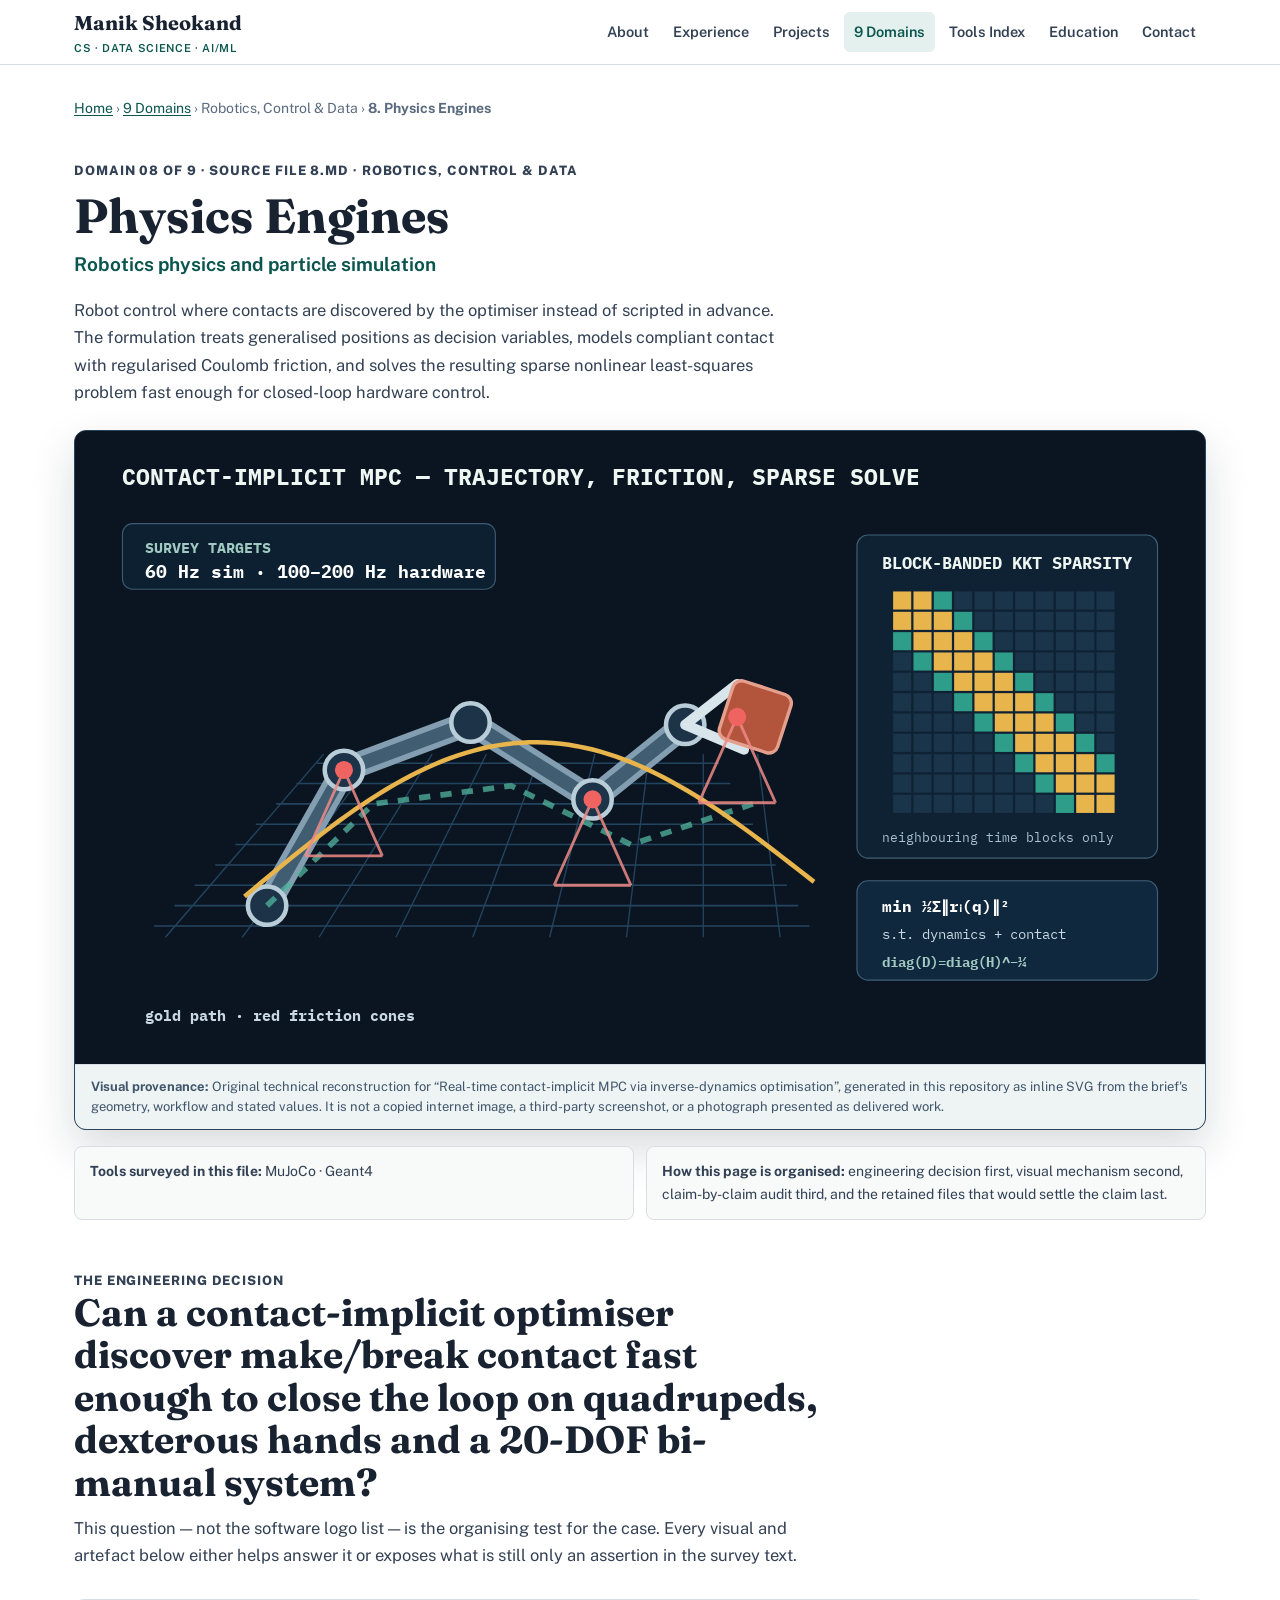
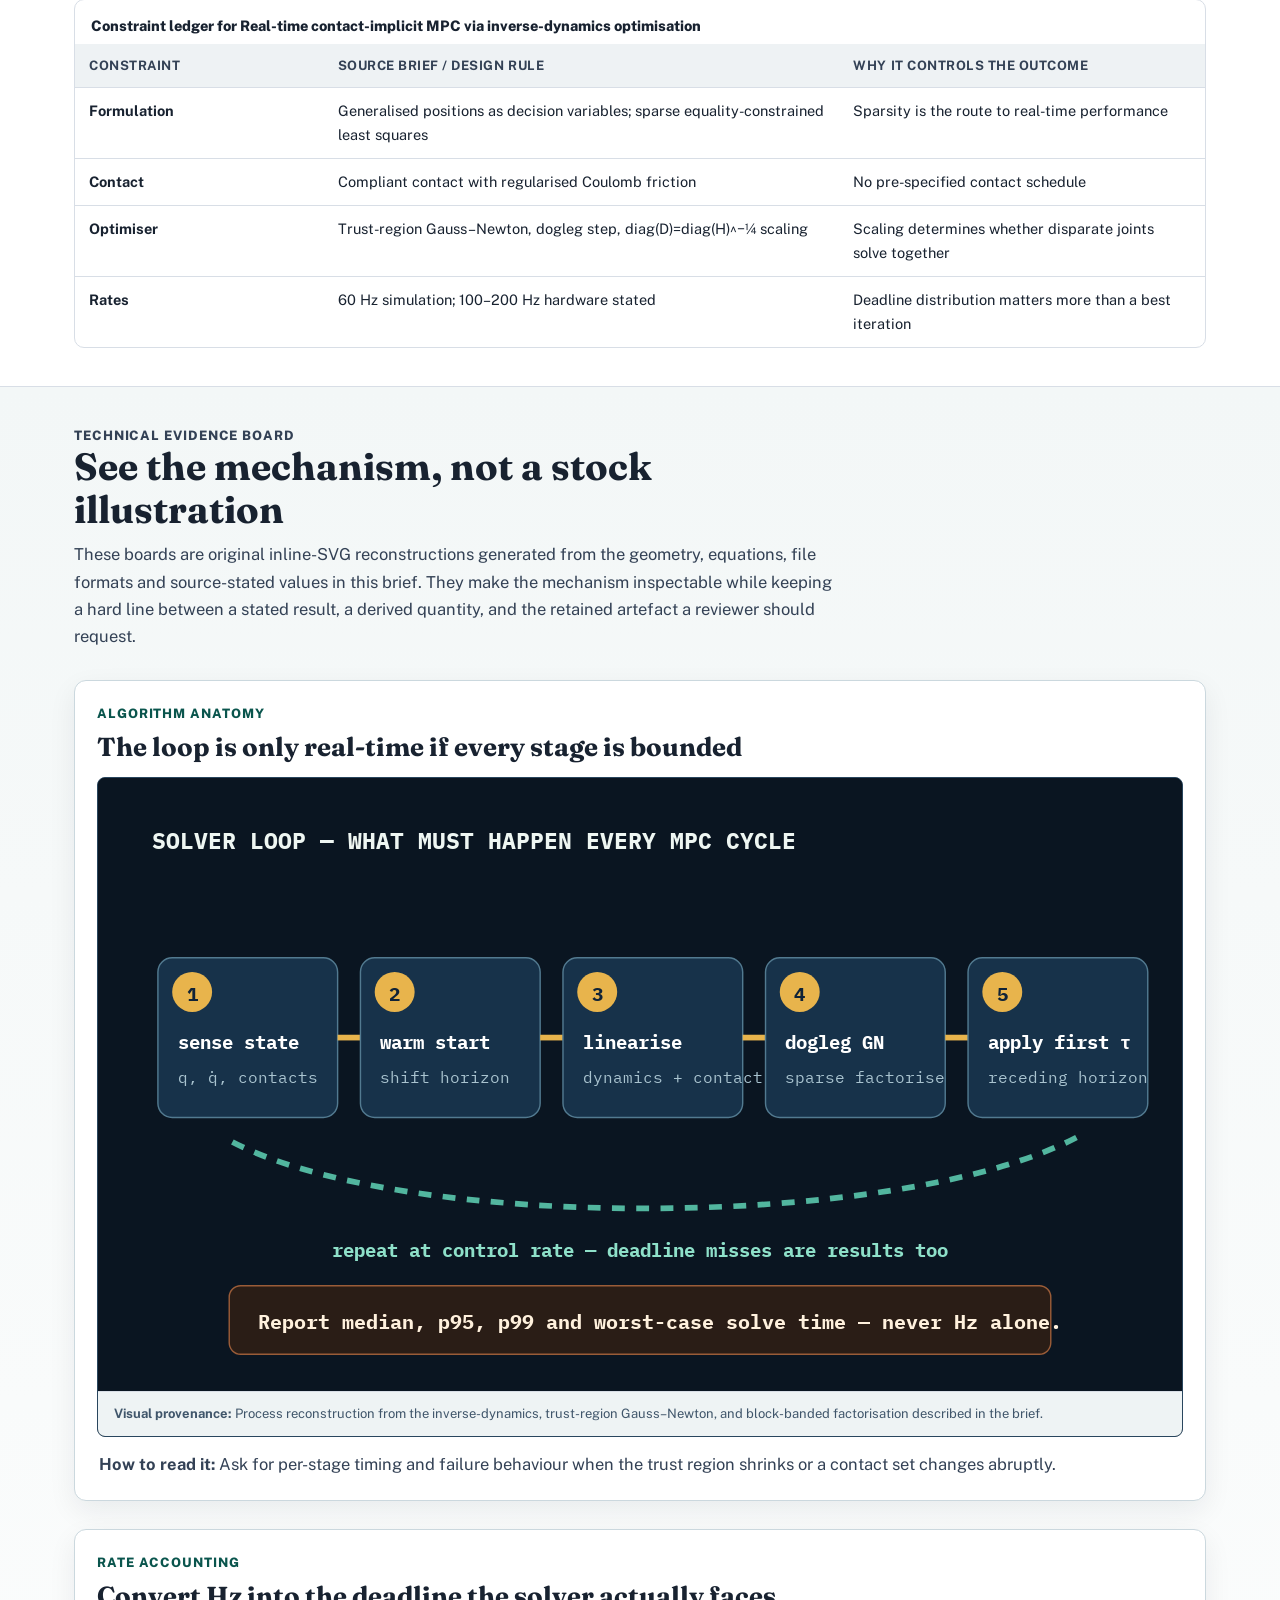
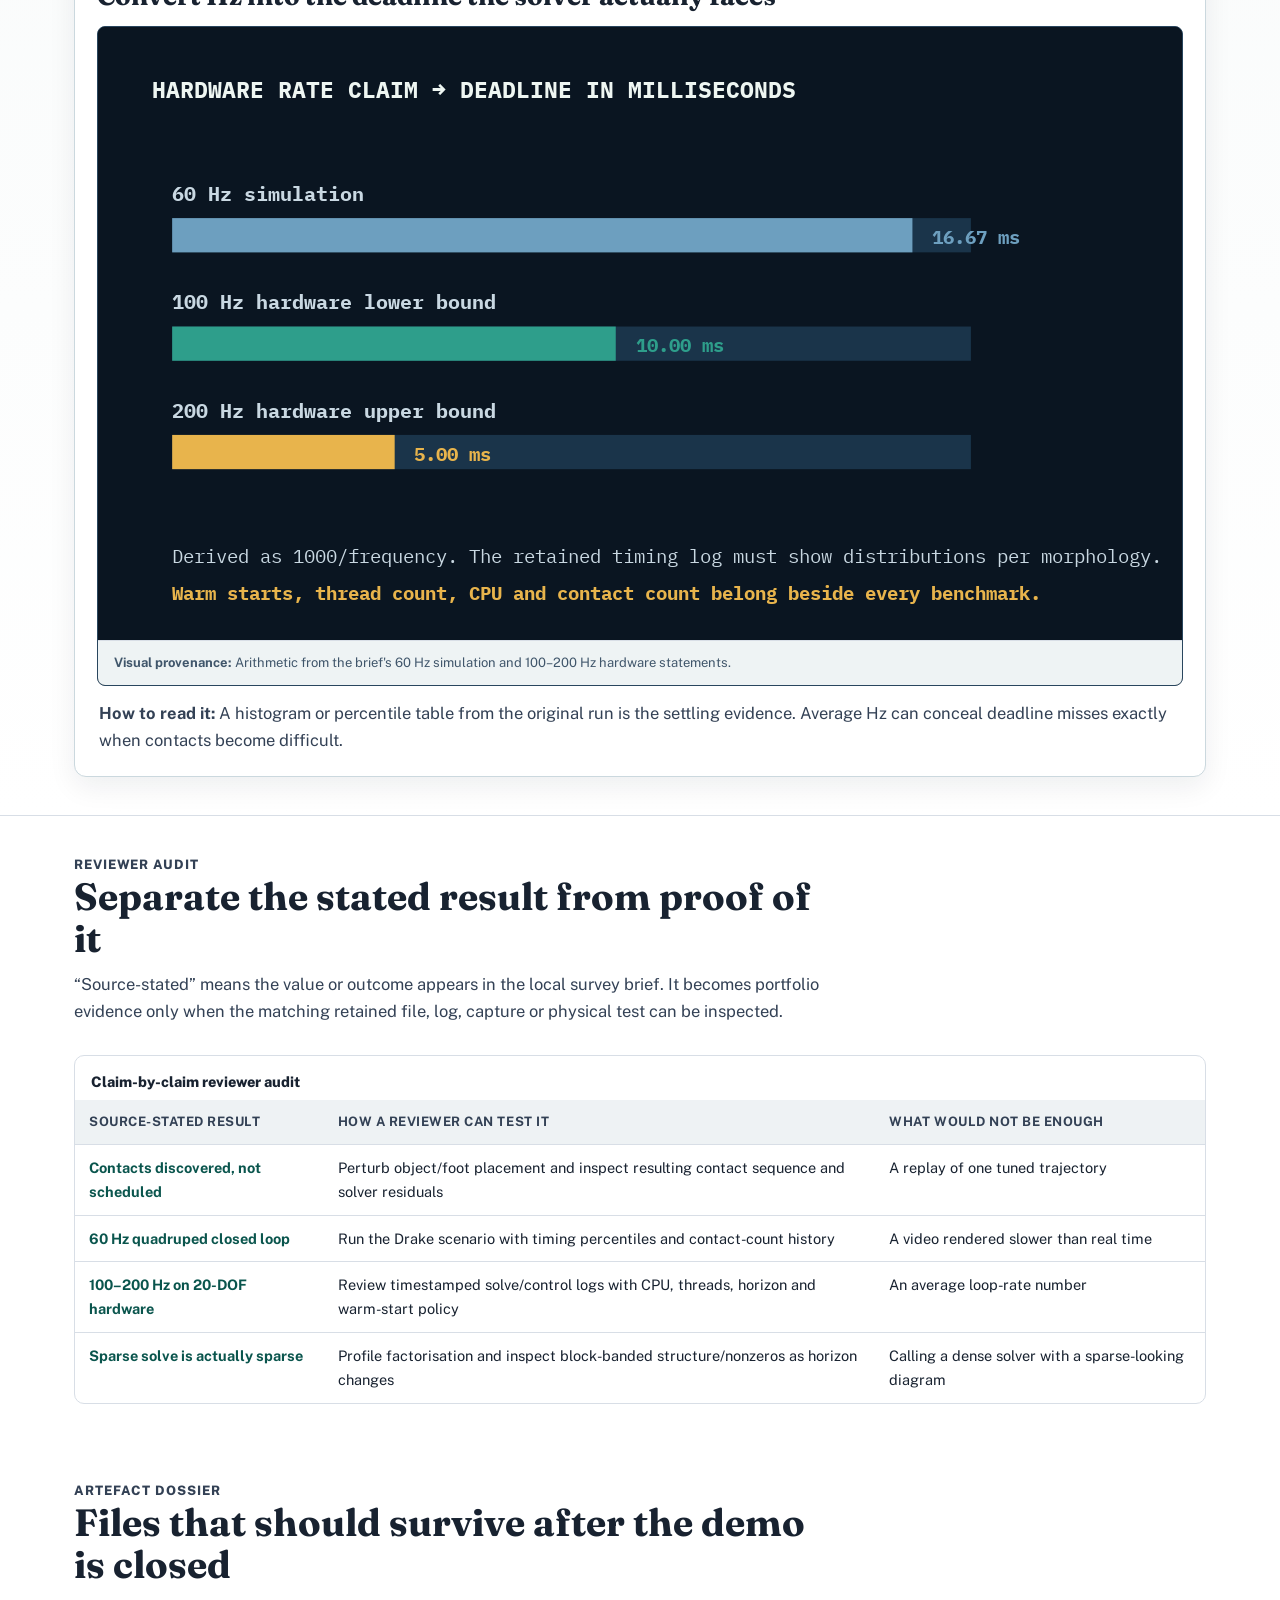
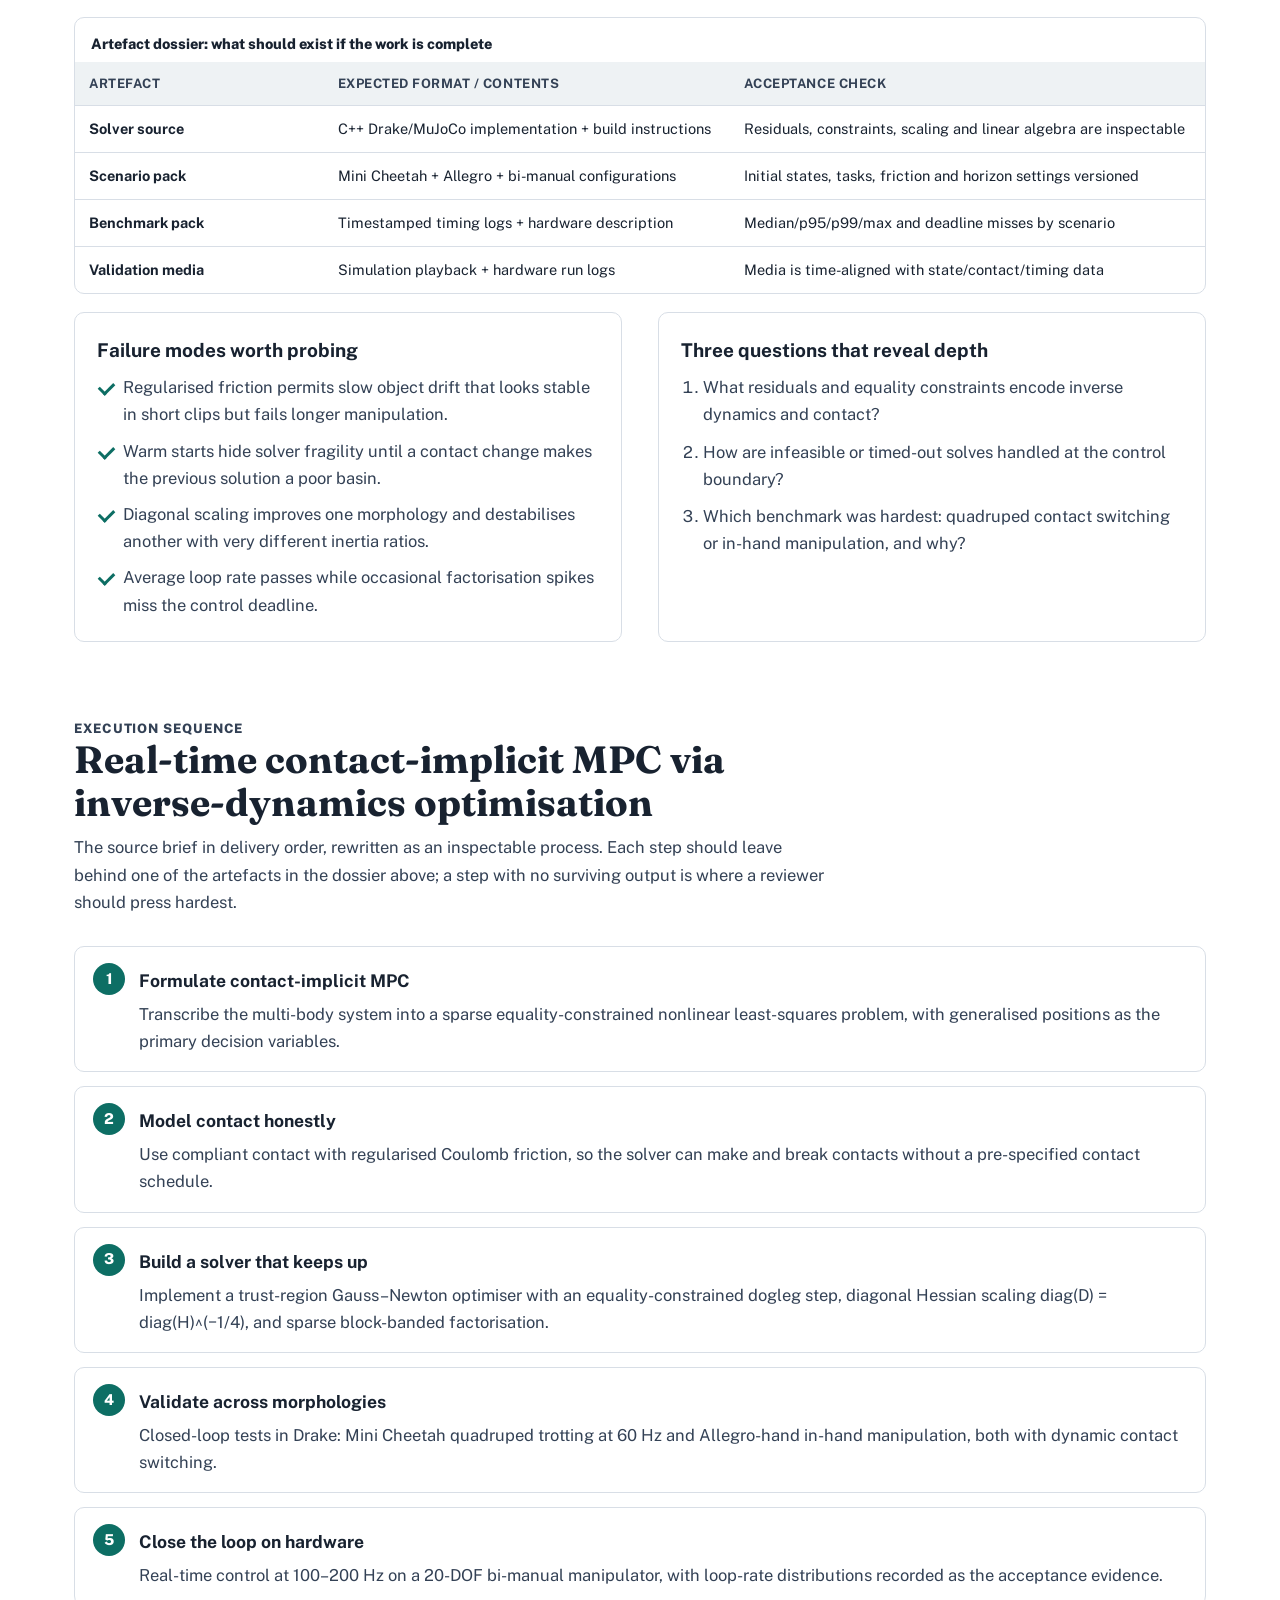
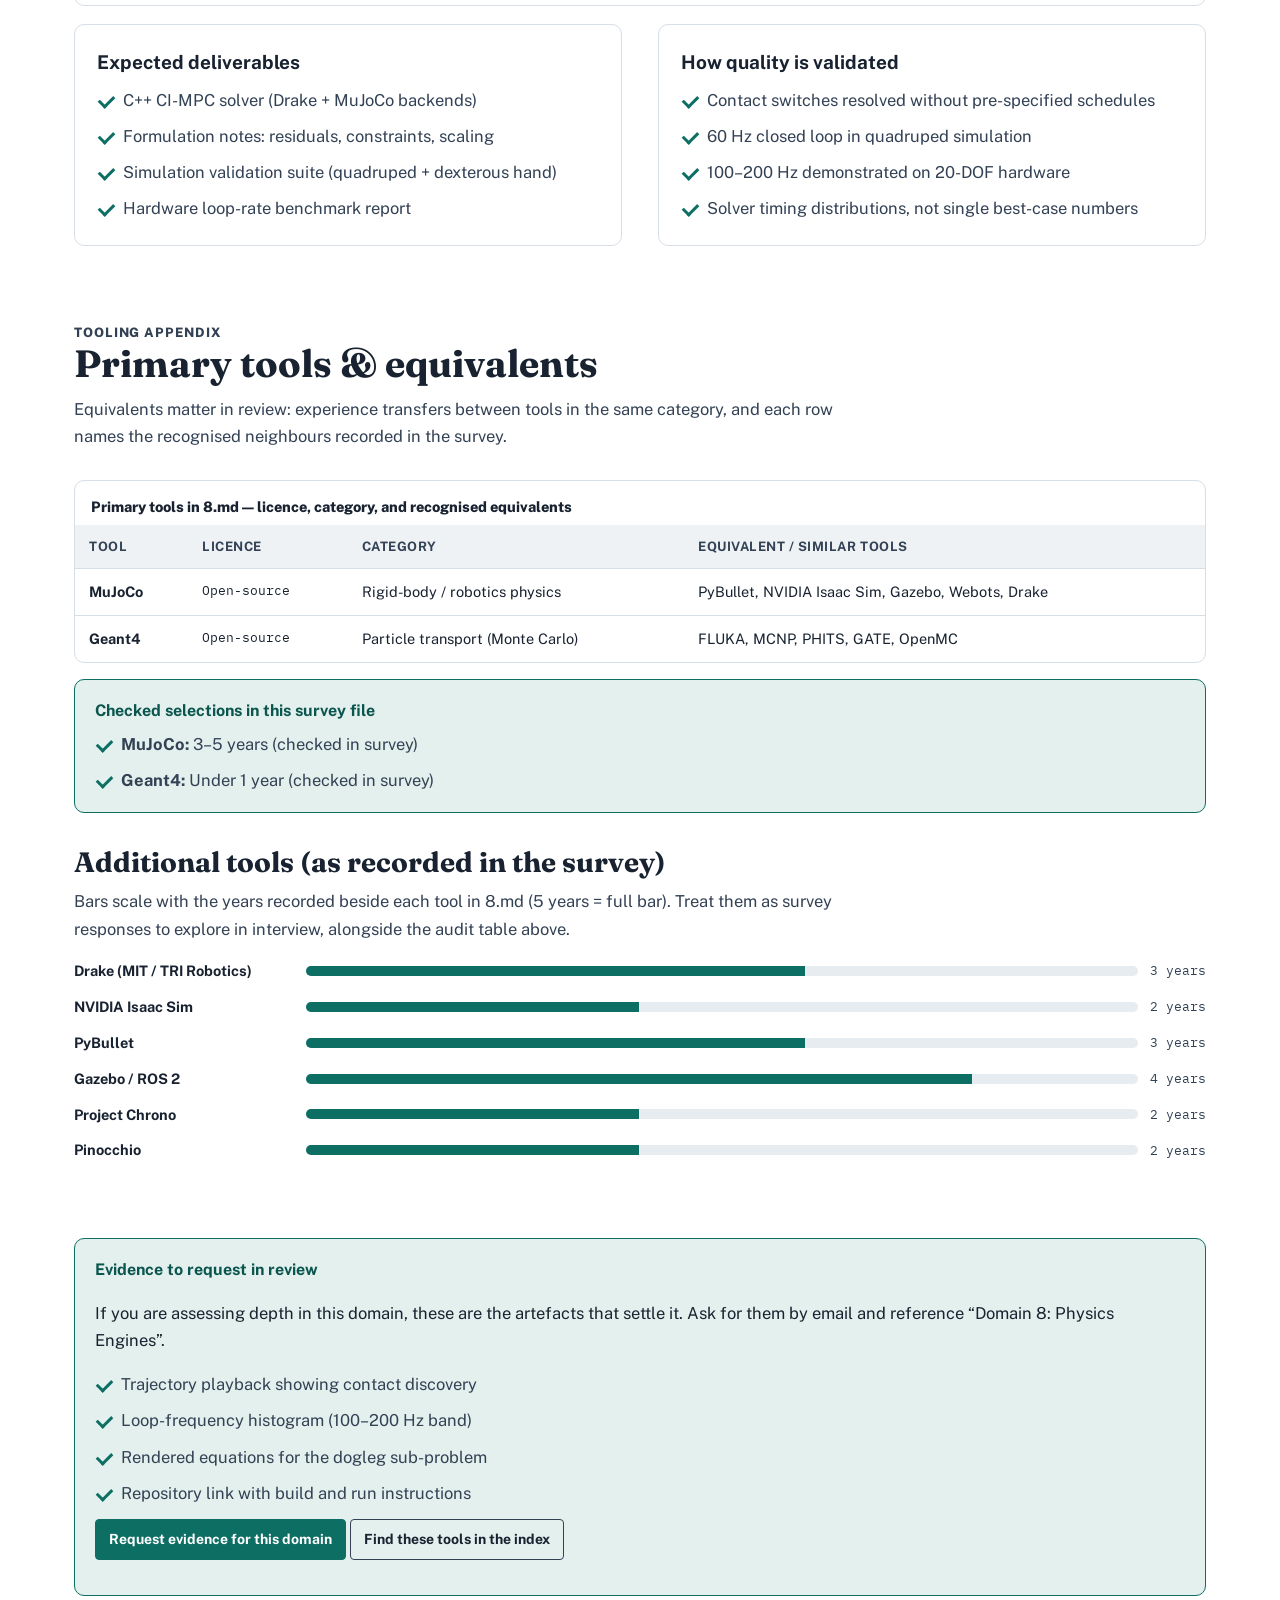
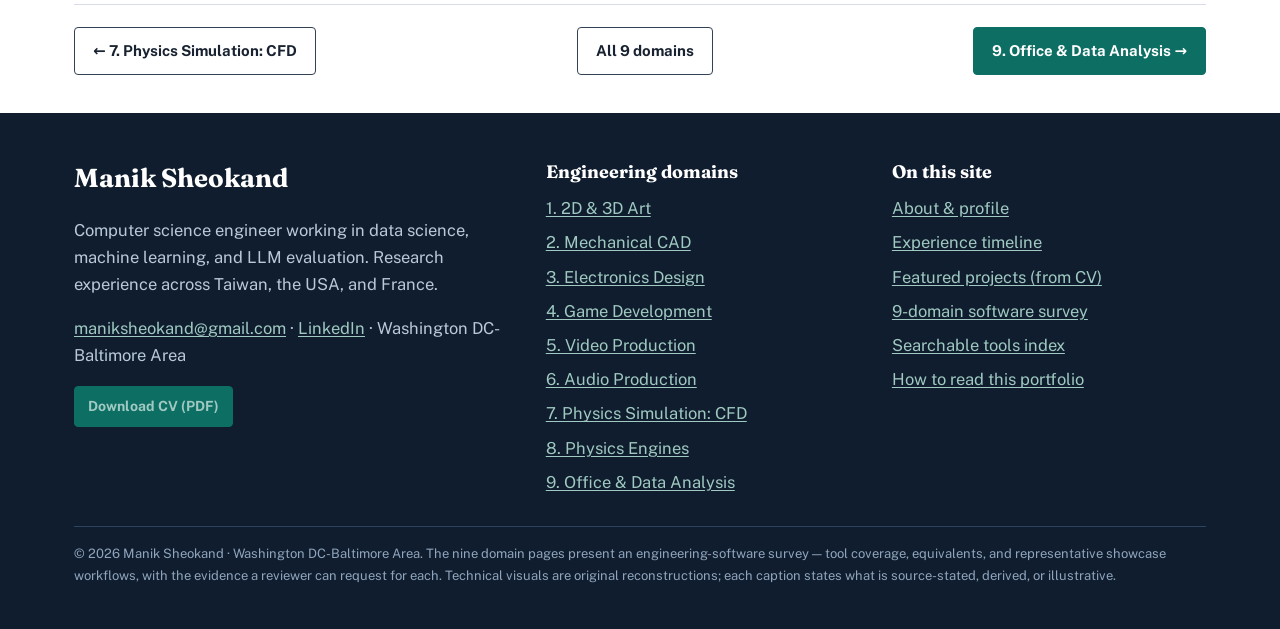
<file: domains/physics-engines.html>
<!DOCTYPE html>
<html lang="en">
<head>
<meta charset="utf-8">
<meta name="viewport" content="width=device-width, initial-scale=1">
<title>8. Physics Engines — Manik Sheokand Portfolio</title>
<meta name="description" content="Contact-implicit model predictive control in Drake and MuJoCo: inverse-dynamics trajectory optimisation with a custom trust-region Gauss–Newton solver, validated to hardware rates.">
<meta property="og:title" content="8. Physics Engines — Manik Sheokand Portfolio">
<meta property="og:description" content="Contact-implicit model predictive control in Drake and MuJoCo: inverse-dynamics trajectory optimisation with a custom trust-region Gauss–Newton solver, validated to hardware rates.">
<meta property="og:type" content="website">
<link rel="icon" href="../assets/favicon.svg" type="image/svg+xml">
<link rel="preconnect" href="https://fonts.googleapis.com">
<link rel="preconnect" href="https://fonts.gstatic.com" crossorigin>
<link href="https://fonts.googleapis.com/css2?family=Fraunces:opsz,wght@9..144,600;9..144,700&amp;family=IBM+Plex+Mono:wght@400;700&amp;family=Public+Sans:wght@400;600;700;800&amp;display=swap" rel="stylesheet">
<link rel="stylesheet" href="../assets/css/style.css">
</head>
<body><a class="skip" href="#main">Skip to content</a>
<header class="site-header"><div class="wrap header-in">
<a class="brand" href="../index.html">Manik Sheokand<small>CS · Data Science · AI/ML</small></a>
<button class="nav-toggle" aria-expanded="false" aria-label="Toggle navigation">Menu</button>
<nav class="main-nav" aria-label="Main">
<a href="../index.html#about">About</a>
<a href="../index.html#experience">Experience</a>
<a href="../index.html#projects">Projects</a>
<a href="../index.html#domains" aria-current="page">9 Domains</a>
<a href="../tools.html">Tools Index</a>
<a href="../index.html#education">Education</a>
<a href="../index.html#contact">Contact</a>
</nav></div></header>
<main id="main"><div class="wrap">
<p class="crumbs"><a href="../index.html">Home</a> › <a href="../index.html#domains">9 Domains</a> › Robotics, Control &amp; Data › <strong>8. Physics Engines</strong></p>
<div class="page-hero case-hero-copy">
<p class="kicker">Domain 08 of 9 · Source file 8.md · Robotics, Control &amp; Data</p>
<h1>Physics Engines</h1><p class="focus">Robotics physics and particle simulation</p><p>Robot control where contacts are discovered by the optimiser instead of scripted in advance. The formulation treats generalised positions as decision variables, models compliant contact with regularised Coulomb friction, and solves the resulting sparse nonlinear least-squares problem fast enough for closed-loop hardware control.</p>
<figure class="case-hero" data-case-visual="physics-engines"><svg role="img" aria-label="Original contact implicit MPC diagram with robot arm trajectory, friction cones and sparse KKT block structure" viewBox="0 0 1000 560" width="100%" height="auto" xmlns="http://www.w3.org/2000/svg"><rect width="1000" height="560" fill="#0a1521"/><text x="42" y="48" font-size="20" fill="#eef6f2" font-weight="800" text-anchor="start" class="">CONTACT-IMPLICIT MPC — TRAJECTORY, FRICTION, SPARSE SOLVE</text><path d="M70 438 H650" stroke="#23445f" stroke-width="1.4"/><path d="M88 420 H640" stroke="#23445f" stroke-width="1.4"/><path d="M106 402 H630" stroke="#23445f" stroke-width="1.4"/><path d="M124 384 H620" stroke="#23445f" stroke-width="1.4"/><path d="M142 366 H610" stroke="#23445f" stroke-width="1.4"/><path d="M160 348 H600" stroke="#23445f" stroke-width="1.4"/><path d="M178 330 H590" stroke="#23445f" stroke-width="1.4"/><path d="M196 312 H580" stroke="#23445f" stroke-width="1.4"/><path d="M214 294 H570" stroke="#23445f" stroke-width="1.4"/><path d="M80 448 L220 286" stroke="#23445f" stroke-width="1.2"/><path d="M148 448 L268 286" stroke="#23445f" stroke-width="1.2"/><path d="M216 448 L316 286" stroke="#23445f" stroke-width="1.2"/><path d="M284 448 L364 286" stroke="#23445f" stroke-width="1.2"/><path d="M352 448 L412 286" stroke="#23445f" stroke-width="1.2"/><path d="M420 448 L460 286" stroke="#23445f" stroke-width="1.2"/><path d="M488 448 L508 286" stroke="#23445f" stroke-width="1.2"/><path d="M556 448 L556 286" stroke="#23445f" stroke-width="1.2"/><path d="M624 448 L604 286" stroke="#23445f" stroke-width="1.2"/><path d="M170 420 L238 300 L350 258 L458 326 L540 260" fill="none" stroke="#839db1" stroke-width="22" stroke-linecap="round" stroke-linejoin="round"/><path d="M170 420 L238 300 L350 258 L458 326 L540 260" fill="none" stroke="#405d72" stroke-width="12" stroke-linecap="round" stroke-linejoin="round"/><circle cx="170" cy="420" r="17" fill="#1d3448" stroke="#b8cdd8" stroke-width="4"/><circle cx="238" cy="300" r="17" fill="#1d3448" stroke="#b8cdd8" stroke-width="4"/><circle cx="350" cy="258" r="17" fill="#1d3448" stroke="#b8cdd8" stroke-width="4"/><circle cx="458" cy="326" r="17" fill="#1d3448" stroke="#b8cdd8" stroke-width="4"/><circle cx="540" cy="260" r="17" fill="#1d3448" stroke="#b8cdd8" stroke-width="4"/><path d="M540 260 L586 224 M540 260 L592 282" stroke="#d8e5eb" stroke-width="9" stroke-linecap="round"/><rect x="575" y="226" width="54" height="54" rx="8" fill="#b3543d" stroke="#e4a08d" stroke-width="3" transform="rotate(18 602 253)"/><path d="M170 420 L264 330 L386 314 L492 366 L600 330" fill="none" stroke="#52b69f" stroke-width="5" stroke-dasharray="10 9" opacity=".75"/><polyline points="150.0,412.0 157.0,406.1 164.0,400.3 171.0,394.5 178.0,388.7 185.0,383.0 192.0,377.3 199.0,371.6 206.0,366.1 213.0,360.6 220.0,355.3 227.0,350.0 234.0,344.8 241.0,339.8 248.0,334.9 255.0,330.2 262.0,325.6 269.0,321.1 276.0,316.8 283.0,312.7 290.0,308.8 297.0,305.1 304.0,301.6 311.0,298.2 318.0,295.1 325.0,292.2 332.0,289.5 339.0,287.0 346.0,284.8 353.0,282.8 360.0,281.0 367.0,279.5 374.0,278.2 381.0,277.2 388.0,276.4 395.0,275.8 402.0,275.5 409.0,275.5 416.0,275.7 423.0,276.1 430.0,276.8 437.0,277.7 444.0,278.9 451.0,280.3 458.0,281.9 465.0,283.8 472.0,285.9 479.0,288.2 486.0,290.8 493.0,293.5 500.0,296.5 507.0,299.7 514.0,303.1 521.0,306.6 528.0,310.4 535.0,314.3 542.0,318.4 549.0,322.6 556.0,327.0 563.0,331.5 570.0,336.2 577.0,341.0 584.0,345.9 591.0,350.9 598.0,356.0 605.0,361.2 612.0,366.5 619.0,371.8 626.0,377.2 633.0,382.6 640.0,388.1 647.0,393.5 654.0,399.0" fill="none" stroke="#e8b44c" stroke-width="4"/><path d="M238 300 L204 376 M238 300 L272 376 M204 376 H272" fill="none" stroke="#ef8a87" stroke-width="2.5" opacity=".85"/><circle cx="238" cy="300" r="8" fill="#ef6461"/><path d="M458 326 L424 402 M458 326 L492 402 M424 402 H492" fill="none" stroke="#ef8a87" stroke-width="2.5" opacity=".85"/><circle cx="458" cy="326" r="8" fill="#ef6461"/><path d="M586 253 L552 329 M586 253 L620 329 M552 329 H620" fill="none" stroke="#ef8a87" stroke-width="2.5" opacity=".85"/><circle cx="586" cy="253" r="8" fill="#ef6461"/><text x="62" y="522" font-size="13" fill="#c9d8e2" font-weight="700" text-anchor="start" class="">gold path · red friction cones</text><rect x="692" y="92" width="266" height="286" rx="10" fill="#0f2234" stroke="#416078" opacity="1"/><text x="714" y="122" font-size="15" fill="#eef6f2" font-weight="800" text-anchor="start" class="">BLOCK-BANDED KKT SPARSITY</text><rect x="724" y="142" width="16" height="16" fill="#e8b44c"/><rect x="742" y="142" width="16" height="16" fill="#e8b44c"/><rect x="760" y="142" width="16" height="16" fill="#2e9e8b"/><rect x="778" y="142" width="16" height="16" fill="#1a344a"/><rect x="796" y="142" width="16" height="16" fill="#1a344a"/><rect x="814" y="142" width="16" height="16" fill="#1a344a"/><rect x="832" y="142" width="16" height="16" fill="#1a344a"/><rect x="850" y="142" width="16" height="16" fill="#1a344a"/><rect x="868" y="142" width="16" height="16" fill="#1a344a"/><rect x="886" y="142" width="16" height="16" fill="#1a344a"/><rect x="904" y="142" width="16" height="16" fill="#1a344a"/><rect x="724" y="160" width="16" height="16" fill="#e8b44c"/><rect x="742" y="160" width="16" height="16" fill="#e8b44c"/><rect x="760" y="160" width="16" height="16" fill="#e8b44c"/><rect x="778" y="160" width="16" height="16" fill="#2e9e8b"/><rect x="796" y="160" width="16" height="16" fill="#1a344a"/><rect x="814" y="160" width="16" height="16" fill="#1a344a"/><rect x="832" y="160" width="16" height="16" fill="#1a344a"/><rect x="850" y="160" width="16" height="16" fill="#1a344a"/><rect x="868" y="160" width="16" height="16" fill="#1a344a"/><rect x="886" y="160" width="16" height="16" fill="#1a344a"/><rect x="904" y="160" width="16" height="16" fill="#1a344a"/><rect x="724" y="178" width="16" height="16" fill="#2e9e8b"/><rect x="742" y="178" width="16" height="16" fill="#e8b44c"/><rect x="760" y="178" width="16" height="16" fill="#e8b44c"/><rect x="778" y="178" width="16" height="16" fill="#e8b44c"/><rect x="796" y="178" width="16" height="16" fill="#2e9e8b"/><rect x="814" y="178" width="16" height="16" fill="#1a344a"/><rect x="832" y="178" width="16" height="16" fill="#1a344a"/><rect x="850" y="178" width="16" height="16" fill="#1a344a"/><rect x="868" y="178" width="16" height="16" fill="#1a344a"/><rect x="886" y="178" width="16" height="16" fill="#1a344a"/><rect x="904" y="178" width="16" height="16" fill="#1a344a"/><rect x="724" y="196" width="16" height="16" fill="#1a344a"/><rect x="742" y="196" width="16" height="16" fill="#2e9e8b"/><rect x="760" y="196" width="16" height="16" fill="#e8b44c"/><rect x="778" y="196" width="16" height="16" fill="#e8b44c"/><rect x="796" y="196" width="16" height="16" fill="#e8b44c"/><rect x="814" y="196" width="16" height="16" fill="#2e9e8b"/><rect x="832" y="196" width="16" height="16" fill="#1a344a"/><rect x="850" y="196" width="16" height="16" fill="#1a344a"/><rect x="868" y="196" width="16" height="16" fill="#1a344a"/><rect x="886" y="196" width="16" height="16" fill="#1a344a"/><rect x="904" y="196" width="16" height="16" fill="#1a344a"/><rect x="724" y="214" width="16" height="16" fill="#1a344a"/><rect x="742" y="214" width="16" height="16" fill="#1a344a"/><rect x="760" y="214" width="16" height="16" fill="#2e9e8b"/><rect x="778" y="214" width="16" height="16" fill="#e8b44c"/><rect x="796" y="214" width="16" height="16" fill="#e8b44c"/><rect x="814" y="214" width="16" height="16" fill="#e8b44c"/><rect x="832" y="214" width="16" height="16" fill="#2e9e8b"/><rect x="850" y="214" width="16" height="16" fill="#1a344a"/><rect x="868" y="214" width="16" height="16" fill="#1a344a"/><rect x="886" y="214" width="16" height="16" fill="#1a344a"/><rect x="904" y="214" width="16" height="16" fill="#1a344a"/><rect x="724" y="232" width="16" height="16" fill="#1a344a"/><rect x="742" y="232" width="16" height="16" fill="#1a344a"/><rect x="760" y="232" width="16" height="16" fill="#1a344a"/><rect x="778" y="232" width="16" height="16" fill="#2e9e8b"/><rect x="796" y="232" width="16" height="16" fill="#e8b44c"/><rect x="814" y="232" width="16" height="16" fill="#e8b44c"/><rect x="832" y="232" width="16" height="16" fill="#e8b44c"/><rect x="850" y="232" width="16" height="16" fill="#2e9e8b"/><rect x="868" y="232" width="16" height="16" fill="#1a344a"/><rect x="886" y="232" width="16" height="16" fill="#1a344a"/><rect x="904" y="232" width="16" height="16" fill="#1a344a"/><rect x="724" y="250" width="16" height="16" fill="#1a344a"/><rect x="742" y="250" width="16" height="16" fill="#1a344a"/><rect x="760" y="250" width="16" height="16" fill="#1a344a"/><rect x="778" y="250" width="16" height="16" fill="#1a344a"/><rect x="796" y="250" width="16" height="16" fill="#2e9e8b"/><rect x="814" y="250" width="16" height="16" fill="#e8b44c"/><rect x="832" y="250" width="16" height="16" fill="#e8b44c"/><rect x="850" y="250" width="16" height="16" fill="#e8b44c"/><rect x="868" y="250" width="16" height="16" fill="#2e9e8b"/><rect x="886" y="250" width="16" height="16" fill="#1a344a"/><rect x="904" y="250" width="16" height="16" fill="#1a344a"/><rect x="724" y="268" width="16" height="16" fill="#1a344a"/><rect x="742" y="268" width="16" height="16" fill="#1a344a"/><rect x="760" y="268" width="16" height="16" fill="#1a344a"/><rect x="778" y="268" width="16" height="16" fill="#1a344a"/><rect x="796" y="268" width="16" height="16" fill="#1a344a"/><rect x="814" y="268" width="16" height="16" fill="#2e9e8b"/><rect x="832" y="268" width="16" height="16" fill="#e8b44c"/><rect x="850" y="268" width="16" height="16" fill="#e8b44c"/><rect x="868" y="268" width="16" height="16" fill="#e8b44c"/><rect x="886" y="268" width="16" height="16" fill="#2e9e8b"/><rect x="904" y="268" width="16" height="16" fill="#1a344a"/><rect x="724" y="286" width="16" height="16" fill="#1a344a"/><rect x="742" y="286" width="16" height="16" fill="#1a344a"/><rect x="760" y="286" width="16" height="16" fill="#1a344a"/><rect x="778" y="286" width="16" height="16" fill="#1a344a"/><rect x="796" y="286" width="16" height="16" fill="#1a344a"/><rect x="814" y="286" width="16" height="16" fill="#1a344a"/><rect x="832" y="286" width="16" height="16" fill="#2e9e8b"/><rect x="850" y="286" width="16" height="16" fill="#e8b44c"/><rect x="868" y="286" width="16" height="16" fill="#e8b44c"/><rect x="886" y="286" width="16" height="16" fill="#e8b44c"/><rect x="904" y="286" width="16" height="16" fill="#2e9e8b"/><rect x="724" y="304" width="16" height="16" fill="#1a344a"/><rect x="742" y="304" width="16" height="16" fill="#1a344a"/><rect x="760" y="304" width="16" height="16" fill="#1a344a"/><rect x="778" y="304" width="16" height="16" fill="#1a344a"/><rect x="796" y="304" width="16" height="16" fill="#1a344a"/><rect x="814" y="304" width="16" height="16" fill="#1a344a"/><rect x="832" y="304" width="16" height="16" fill="#1a344a"/><rect x="850" y="304" width="16" height="16" fill="#2e9e8b"/><rect x="868" y="304" width="16" height="16" fill="#e8b44c"/><rect x="886" y="304" width="16" height="16" fill="#e8b44c"/><rect x="904" y="304" width="16" height="16" fill="#e8b44c"/><rect x="724" y="322" width="16" height="16" fill="#1a344a"/><rect x="742" y="322" width="16" height="16" fill="#1a344a"/><rect x="760" y="322" width="16" height="16" fill="#1a344a"/><rect x="778" y="322" width="16" height="16" fill="#1a344a"/><rect x="796" y="322" width="16" height="16" fill="#1a344a"/><rect x="814" y="322" width="16" height="16" fill="#1a344a"/><rect x="832" y="322" width="16" height="16" fill="#1a344a"/><rect x="850" y="322" width="16" height="16" fill="#1a344a"/><rect x="868" y="322" width="16" height="16" fill="#2e9e8b"/><rect x="886" y="322" width="16" height="16" fill="#e8b44c"/><rect x="904" y="322" width="16" height="16" fill="#e8b44c"/><text x="714" y="364" font-size="11.5" fill="#a9c3cf" font-weight="400" text-anchor="start" class="">neighbouring time blocks only</text><rect x="692" y="398" width="266" height="88" rx="10" fill="#10283d" stroke="#416078" opacity="1"/><text x="714" y="426" font-size="14" fill="#fff" font-weight="700" text-anchor="start" class="">min ½Σ‖rᵢ(q)‖²</text><text x="714" y="450" font-size="12.5" fill="#c9d8e2" font-weight="400" text-anchor="start" class="">s.t. dynamics + contact</text><text x="714" y="474" font-size="12.5" fill="#9fc9c1" font-weight="700" text-anchor="start" class="">diag(D)=diag(H)^−¼</text><rect x="42" y="82" width="330" height="58" rx="9" fill="#0d2133" stroke="#416078" opacity="0.92"/><text x="62" y="108" font-size="13" fill="#9fc9c1" font-weight="800" text-anchor="start" class="">SURVEY TARGETS</text><text x="62" y="130" font-size="16" fill="#fff" font-weight="700" text-anchor="start" class="">60 Hz sim · 100–200 Hz hardware</text></svg>
<figcaption><strong>Visual provenance:</strong> Original technical reconstruction for “Real-time contact-implicit MPC via inverse-dynamics optimisation”, generated in this repository as inline SVG from the brief's geometry, workflow and stated values. It is not a copied internet image, a third-party screenshot, or a photograph presented as delivered work.</figcaption></figure>
<div class="case-meta"><p><strong>Tools surveyed in this file:</strong> MuJoCo · Geant4</p>
<p><strong>How this page is organised:</strong> engineering decision first, visual mechanism second, claim-by-claim audit third, and the retained files that would settle the claim last.</p></div>
</div>
<section class="case-decision">
<div class="sec-head"><p class="kicker">The engineering decision</p><h2>Can a contact-implicit optimiser discover make/break contact fast enough to close the loop on quadrupeds, dexterous hands and a 20-DOF bi-manual system?</h2>
<p>This question — not the software logo list — is the organising test for the case. Every visual and artefact below either helps answer it or exposes what is still only an assertion in the survey text.</p></div>
<div class="table-wrap"><table class="case-table">
<caption>Constraint ledger for Real-time contact-implicit MPC via inverse-dynamics optimisation</caption><thead><tr><th scope="col">Constraint</th><th scope="col">Source brief / design rule</th><th scope="col">Why it controls the outcome</th></tr></thead><tbody><tr><td><strong>Formulation</strong></td><td>Generalised positions as decision variables; sparse equality-constrained least squares</td><td>Sparsity is the route to real-time performance</td></tr><tr><td><strong>Contact</strong></td><td>Compliant contact with regularised Coulomb friction</td><td>No pre-specified contact schedule</td></tr><tr><td><strong>Optimiser</strong></td><td>Trust-region Gauss–Newton, dogleg step, diag(D)=diag(H)^−¼ scaling</td><td>Scaling determines whether disparate joints solve together</td></tr><tr><td><strong>Rates</strong></td><td>60 Hz simulation; 100–200 Hz hardware stated</td><td>Deadline distribution matters more than a best iteration</td></tr></tbody></table></div></section>
<section class="evidence-board" aria-labelledby="evidence-physics-engines">
<div class="sec-head"><p class="kicker">Technical evidence board</p><h2 id="evidence-physics-engines">See the mechanism, not a stock illustration</h2>
<p>These boards are original inline-SVG reconstructions generated from the geometry, equations, file formats and source-stated values in this brief. They make the mechanism inspectable while keeping a hard line between a stated result, a derived quantity, and the retained artefact a reviewer should request.</p></div>
<div class="evidence-grid"><article class="evidence-item">
<p class="kicker">Algorithm anatomy</p><h3>The loop is only real-time if every stage is bounded</h3>
<figure class="evidence-figure"><svg role="img" aria-label="Model predictive control solver loop from sensing through sparse optimisation to applied torque" viewBox="0 0 760 430" width="100%" height="auto" xmlns="http://www.w3.org/2000/svg"><rect width="760" height="430" fill="#0a1521"/><text x="38" y="50" font-size="16" fill="#eef6f2" font-weight="800" text-anchor="start" class="">SOLVER LOOP — WHAT MUST HAPPEN EVERY MPC CYCLE</text><rect x="42" y="126" width="126" height="112" rx="10" fill="#17324a" stroke="#527a90" opacity="1"/><circle cx="66" cy="150" r="14" fill="#e8b44c"/><text x="66" y="156" font-size="13" fill="#102337" font-weight="800" text-anchor="middle" class="">1</text><text x="56" y="190" font-size="13" fill="#fff" font-weight="800" text-anchor="start" class="">sense state</text><text x="56" y="214" font-size="11" fill="#a9c3cf" font-weight="400" text-anchor="start" class="">q, q̇, contacts</text><path d="M168 182 H184" stroke="#e8b44c" stroke-width="4"/><rect x="184" y="126" width="126" height="112" rx="10" fill="#17324a" stroke="#527a90" opacity="1"/><circle cx="208" cy="150" r="14" fill="#e8b44c"/><text x="208" y="156" font-size="13" fill="#102337" font-weight="800" text-anchor="middle" class="">2</text><text x="198" y="190" font-size="13" fill="#fff" font-weight="800" text-anchor="start" class="">warm start</text><text x="198" y="214" font-size="11" fill="#a9c3cf" font-weight="400" text-anchor="start" class="">shift horizon</text><path d="M310 182 H326" stroke="#e8b44c" stroke-width="4"/><rect x="326" y="126" width="126" height="112" rx="10" fill="#17324a" stroke="#527a90" opacity="1"/><circle cx="350" cy="150" r="14" fill="#e8b44c"/><text x="350" y="156" font-size="13" fill="#102337" font-weight="800" text-anchor="middle" class="">3</text><text x="340" y="190" font-size="13" fill="#fff" font-weight="800" text-anchor="start" class="">linearise</text><text x="340" y="214" font-size="11" fill="#a9c3cf" font-weight="400" text-anchor="start" class="">dynamics + contact</text><path d="M452 182 H468" stroke="#e8b44c" stroke-width="4"/><rect x="468" y="126" width="126" height="112" rx="10" fill="#17324a" stroke="#527a90" opacity="1"/><circle cx="492" cy="150" r="14" fill="#e8b44c"/><text x="492" y="156" font-size="13" fill="#102337" font-weight="800" text-anchor="middle" class="">4</text><text x="482" y="190" font-size="13" fill="#fff" font-weight="800" text-anchor="start" class="">dogleg GN</text><text x="482" y="214" font-size="11" fill="#a9c3cf" font-weight="400" text-anchor="start" class="">sparse factorise</text><path d="M594 182 H610" stroke="#e8b44c" stroke-width="4"/><rect x="610" y="126" width="126" height="112" rx="10" fill="#17324a" stroke="#527a90" opacity="1"/><circle cx="634" cy="150" r="14" fill="#e8b44c"/><text x="634" y="156" font-size="13" fill="#102337" font-weight="800" text-anchor="middle" class="">5</text><text x="624" y="190" font-size="13" fill="#fff" font-weight="800" text-anchor="start" class="">apply first τ</text><text x="624" y="214" font-size="11" fill="#a9c3cf" font-weight="400" text-anchor="start" class="">receding horizon</text><path d="M686 252 C560 318 210 318 92 254" fill="none" stroke="#52b69f" stroke-width="4" stroke-dasharray="9 8"/><text x="380" y="336" font-size="13" fill="#8ee0c9" font-weight="700" text-anchor="middle" class="">repeat at control rate — deadline misses are results too</text><rect x="92" y="356" width="576" height="48" rx="8" fill="#2a1d16" stroke="#9a5c38" opacity="1"/><text x="112" y="386" font-size="14" fill="#fff1dd" font-weight="800" text-anchor="start" class="">Report median, p95, p99 and worst-case solve time — never Hz alone.</text></svg><figcaption><strong>Visual provenance:</strong> Process reconstruction from the inverse-dynamics, trust-region Gauss–Newton, and block-banded factorisation described in the brief.</figcaption></figure>
<p class="interpretation"><strong>How to read it:</strong> Ask for per-stage timing and failure behaviour when the trust region shrinks or a contact set changes abruptly.</p></article><article class="evidence-item">
<p class="kicker">Rate accounting</p><h3>Convert Hz into the deadline the solver actually faces</h3>
<figure class="evidence-figure"><svg role="img" aria-label="Control deadline bars derived from 60, 100 and 200 hertz" viewBox="0 0 760 430" width="100%" height="auto" xmlns="http://www.w3.org/2000/svg"><rect width="760" height="430" fill="#0a1521"/><text x="38" y="50" font-size="16" fill="#eef6f2" font-weight="800" text-anchor="start" class="">HARDWARE RATE CLAIM → DEADLINE IN MILLISECONDS</text><text x="52" y="122" font-size="14" fill="#c9d8e2" font-weight="700" text-anchor="start" class="">60 Hz simulation</text><rect x="52" y="134" width="560" height="24" fill="#1a344a"/><rect x="52" y="134" width="519" height="24" fill="#6d9fbf"/><text x="584.6222222222223" y="152" font-size="13" fill="#6d9fbf" font-weight="800" text-anchor="start" class="">16.67 ms</text><text x="52" y="198" font-size="14" fill="#c9d8e2" font-weight="700" text-anchor="start" class="">100 Hz hardware lower bound</text><rect x="52" y="210" width="560" height="24" fill="#1a344a"/><rect x="52" y="210" width="311" height="24" fill="#2e9e8b"/><text x="377.11111111111114" y="228" font-size="13" fill="#2e9e8b" font-weight="800" text-anchor="start" class="">10.00 ms</text><text x="52" y="274" font-size="14" fill="#c9d8e2" font-weight="700" text-anchor="start" class="">200 Hz hardware upper bound</text><rect x="52" y="286" width="560" height="24" fill="#1a344a"/><rect x="52" y="286" width="156" height="24" fill="#e8b44c"/><text x="221.55555555555557" y="304" font-size="13" fill="#e8b44c" font-weight="800" text-anchor="start" class="">5.00 ms</text><text x="52" y="376" font-size="13" fill="#c9d8e2" font-weight="400" text-anchor="start" class="">Derived as 1000/frequency. The retained timing log must show distributions per morphology.</text><text x="52" y="402" font-size="13" fill="#e8b44c" font-weight="700" text-anchor="start" class="">Warm starts, thread count, CPU and contact count belong beside every benchmark.</text></svg><figcaption><strong>Visual provenance:</strong> Arithmetic from the brief&#x27;s 60 Hz simulation and 100–200 Hz hardware statements.</figcaption></figure>
<p class="interpretation"><strong>How to read it:</strong> A histogram or percentile table from the original run is the settling evidence. Average Hz can conceal deadline misses exactly when contacts become difficult.</p></article></div></section>
<section class="case-audit"><div class="sec-head"><p class="kicker">Reviewer audit</p><h2>Separate the stated result from proof of it</h2>
<p>“Source-stated” means the value or outcome appears in the local survey brief. It becomes portfolio evidence only when the matching retained file, log, capture or physical test can be inspected.</p></div>
<div class="table-wrap"><table class="case-table audit-table">
<caption>Claim-by-claim reviewer audit</caption><thead><tr><th scope="col">Source-stated result</th><th scope="col">How a reviewer can test it</th><th scope="col">What would not be enough</th></tr></thead><tbody><tr><td><strong>Contacts discovered, not scheduled</strong></td><td>Perturb object/foot placement and inspect resulting contact sequence and solver residuals</td><td>A replay of one tuned trajectory</td></tr><tr><td><strong>60 Hz quadruped closed loop</strong></td><td>Run the Drake scenario with timing percentiles and contact-count history</td><td>A video rendered slower than real time</td></tr><tr><td><strong>100–200 Hz on 20-DOF hardware</strong></td><td>Review timestamped solve/control logs with CPU, threads, horizon and warm-start policy</td><td>An average loop-rate number</td></tr><tr><td><strong>Sparse solve is actually sparse</strong></td><td>Profile factorisation and inspect block-banded structure/nonzeros as horizon changes</td><td>Calling a dense solver with a sparse-looking diagram</td></tr></tbody></table></div></section>
<section class="case-dossier"><div class="sec-head"><p class="kicker">Artefact dossier</p><h2>Files that should survive after the demo is closed</h2></div>
<div class="table-wrap"><table class="case-table">
<caption>Artefact dossier: what should exist if the work is complete</caption><thead><tr><th scope="col">Artefact</th><th scope="col">Expected format / contents</th><th scope="col">Acceptance check</th></tr></thead><tbody><tr><td><strong>Solver source</strong></td><td>C++ Drake/MuJoCo implementation + build instructions</td><td>Residuals, constraints, scaling and linear algebra are inspectable</td></tr><tr><td><strong>Scenario pack</strong></td><td>Mini Cheetah + Allegro + bi-manual configurations</td><td>Initial states, tasks, friction and horizon settings versioned</td></tr><tr><td><strong>Benchmark pack</strong></td><td>Timestamped timing logs + hardware description</td><td>Median/p95/p99/max and deadline misses by scenario</td></tr><tr><td><strong>Validation media</strong></td><td>Simulation playback + hardware run logs</td><td>Media is time-aligned with state/contact/timing data</td></tr></tbody></table></div>
<div class="two-col case-followups">
<div class="card"><h3>Failure modes worth probing</h3><ul class="checklist"><li>Regularised friction permits slow object drift that looks stable in short clips but fails longer manipulation.</li><li>Warm starts hide solver fragility until a contact change makes the previous solution a poor basin.</li><li>Diagonal scaling improves one morphology and destabilises another with very different inertia ratios.</li><li>Average loop rate passes while occasional factorisation spikes miss the control deadline.</li></ul></div>
<div class="card"><h3>Three questions that reveal depth</h3><ol class="question-list"><li>What residuals and equality constraints encode inverse dynamics and contact?</li><li>How are infeasible or timed-out solves handled at the control boundary?</li><li>Which benchmark was hardest: quadruped contact switching or in-hand manipulation, and why?</li></ol></div>
</div></section>
<section class="case-workflow"><div class="sec-head"><p class="kicker">Execution sequence</p><h2>Real-time contact-implicit MPC via inverse-dynamics optimisation</h2>
<p>The source brief in delivery order, rewritten as an inspectable process. Each step should leave behind one of the artefacts in the dossier above; a step with no surviving output is where a reviewer should press hardest.</p></div>
<ol class="steps"><li><h3>Formulate contact-implicit MPC</h3><p>Transcribe the multi-body system into a sparse equality-constrained nonlinear least-squares problem, with generalised positions as the primary decision variables.</p></li><li><h3>Model contact honestly</h3><p>Use compliant contact with regularised Coulomb friction, so the solver can make and break contacts without a pre-specified contact schedule.</p></li><li><h3>Build a solver that keeps up</h3><p>Implement a trust-region Gauss–Newton optimiser with an equality-constrained dogleg step, diagonal Hessian scaling diag(D) = diag(H)^(−1/4), and sparse block-banded factorisation.</p></li><li><h3>Validate across morphologies</h3><p>Closed-loop tests in Drake: Mini Cheetah quadruped trotting at 60 Hz and Allegro-hand in-hand manipulation, both with dynamic contact switching.</p></li><li><h3>Close the loop on hardware</h3><p>Real-time control at 100–200 Hz on a 20-DOF bi-manual manipulator, with loop-rate distributions recorded as the acceptance evidence.</p></li></ol>
<div class="two-col deliverable-pair">
<div class="card"><h3>Expected deliverables</h3><ul class="checklist"><li>C++ CI-MPC solver (Drake + MuJoCo backends)</li><li>Formulation notes: residuals, constraints, scaling</li><li>Simulation validation suite (quadruped + dexterous hand)</li><li>Hardware loop-rate benchmark report</li></ul></div>
<div class="card"><h3>How quality is validated</h3><ul class="checklist"><li>Contact switches resolved without pre-specified schedules</li><li>60 Hz closed loop in quadruped simulation</li><li>100–200 Hz demonstrated on 20-DOF hardware</li><li>Solver timing distributions, not single best-case numbers</li></ul></div>
</div></section>
<section class="tool-appendix"><div class="sec-head"><p class="kicker">Tooling appendix</p><h2>Primary tools &amp; equivalents</h2>
<p>Equivalents matter in review: experience transfers between tools in the same category, and each row names the recognised neighbours recorded in the survey.</p></div>
<div class="table-wrap"><table>
<caption>Primary tools in 8.md — licence, category, and recognised equivalents</caption>
<thead><tr><th scope="col">Tool</th><th scope="col">Licence</th><th scope="col">Category</th><th scope="col">Equivalent / similar tools</th></tr></thead>
<tbody><tr><td><strong>MuJoCo</strong></td><td class="lic">Open-source</td><td>Rigid-body / robotics physics</td><td>PyBullet, NVIDIA Isaac Sim, Gazebo, Webots, Drake</td></tr><tr><td><strong>Geant4</strong></td><td class="lic">Open-source</td><td>Particle transport (Monte Carlo)</td><td>FLUKA, MCNP, PHITS, GATE, OpenMC</td></tr></tbody></table></div><div class="trust-box" style="margin-top:16px"><h3>Checked selections in this survey file</h3><ul class="checklist"><li><strong>MuJoCo:</strong> 3–5 years (checked in survey)</li><li><strong>Geant4:</strong> Under 1 year (checked in survey)</li></ul></div>
<div class="additional-tools"><div class="sec-head"><h2>Additional tools (as recorded in the survey)</h2>
<p>Bars scale with the years recorded beside each tool in 8.md (5 years = full bar). Treat them as survey responses to explore in interview, alongside the audit table above.</p></div>
<div class="skillbars" aria-label="Additional tools with survey-recorded experience"><div class="sbar"><span><strong>Drake (MIT / TRI Robotics)</strong></span><span class="track"><span class="fill" style="width:60%"></span></span><span class="yrs">3 years</span></div><div class="sbar"><span><strong>NVIDIA Isaac Sim</strong></span><span class="track"><span class="fill" style="width:40%"></span></span><span class="yrs">2 years</span></div><div class="sbar"><span><strong>PyBullet</strong></span><span class="track"><span class="fill" style="width:60%"></span></span><span class="yrs">3 years</span></div><div class="sbar"><span><strong>Gazebo / ROS 2</strong></span><span class="track"><span class="fill" style="width:80%"></span></span><span class="yrs">4 years</span></div><div class="sbar"><span><strong>Project Chrono</strong></span><span class="track"><span class="fill" style="width:40%"></span></span><span class="yrs">2 years</span></div><div class="sbar"><span><strong>Pinocchio</strong></span><span class="track"><span class="fill" style="width:40%"></span></span><span class="yrs">2 years</span></div></div></div></section>
<section class="case-close"><div class="trust-box"><h3>Evidence to request in review</h3>
<p>If you are assessing depth in this domain, these are the artefacts that settle it. Ask for them by email and reference “Domain 8: Physics Engines”.</p>
<ul class="checklist"><li>Trajectory playback showing contact discovery</li><li>Loop-frequency histogram (100–200 Hz band)</li><li>Rendered equations for the dogleg sub-problem</li><li>Repository link with build and run instructions</li></ul>
<p style="margin-top:12px"><a class="btn small" href="mailto:maniksheokand@gmail.com?subject=Domain%208%20evidence%20request%20-%20Physics%20Engines">Request evidence for this domain</a>
<a class="btn small ghost" href="../tools.html">Find these tools in the index</a></p></div>
<nav class="pager" aria-label="Domain pagination"><a class="btn ghost" href="cfd-simulation.html">← 7. Physics Simulation: CFD</a><a class="btn ghost" href="../index.html#domains">All 9 domains</a><a class="btn" href="data-analysis.html">9. Office &amp; Data Analysis →</a></nav>
</section>
</div></main>
<div class="scroll-progress" id="scroll-progress" aria-hidden="true"></div>
<footer class="site-footer"><div class="wrap">
<div class="footer-grid">
<div><h2>Manik Sheokand</h2>
<p>Computer science engineer working in data science, machine learning, and LLM evaluation. Research experience across Taiwan, the USA, and France.</p>
<p><a href="mailto:maniksheokand@gmail.com">maniksheokand@gmail.com</a> · <a href="https://www.linkedin.com/in/manik0108" rel="noopener">LinkedIn</a> · Washington DC-Baltimore Area</p>
<p><a class="btn small" href="../assets/Manik-Sheokand-CV.pdf">Download CV (PDF)</a></p></div>
<div><h2 style="font-size:18px">Engineering domains</h2><ul><li><a href="../domains/2d-3d-art.html">1. 2D &amp; 3D Art</a></li><li><a href="../domains/mechanical-cad.html">2. Mechanical CAD</a></li><li><a href="../domains/electronics-design.html">3. Electronics Design</a></li><li><a href="../domains/game-development.html">4. Game Development</a></li><li><a href="../domains/video-production.html">5. Video Production</a></li><li><a href="../domains/audio-production.html">6. Audio Production</a></li><li><a href="../domains/cfd-simulation.html">7. Physics Simulation: CFD</a></li><li><a href="../domains/physics-engines.html">8. Physics Engines</a></li><li><a href="../domains/data-analysis.html">9. Office &amp; Data Analysis</a></li></ul></div>
<div><h2 style="font-size:18px">On this site</h2><ul>
<li><a href="../index.html#about">About &amp; profile</a></li>
<li><a href="../index.html#experience">Experience timeline</a></li>
<li><a href="../index.html#projects">Featured projects (from CV)</a></li>
<li><a href="../index.html#domains">9-domain software survey</a></li>
<li><a href="../tools.html">Searchable tools index</a></li>
<li><a href="../index.html#how-to-read">How to read this portfolio</a></li>
</ul></div></div>
<p class="smallprint">© <span data-year>2026</span> Manik Sheokand · Washington DC-Baltimore Area. The nine domain pages present an engineering-software survey — tool coverage, equivalents, and representative showcase workflows, with the evidence a reviewer can request for each. Technical visuals are original reconstructions; each caption states what is source-stated, derived, or illustrative.</p>
</div></footer>
<button class="to-top" id="to-top" type="button" aria-label="Back to top">↑</button>
<script src="../assets/js/main.js"></script>
</body></html>
</file>
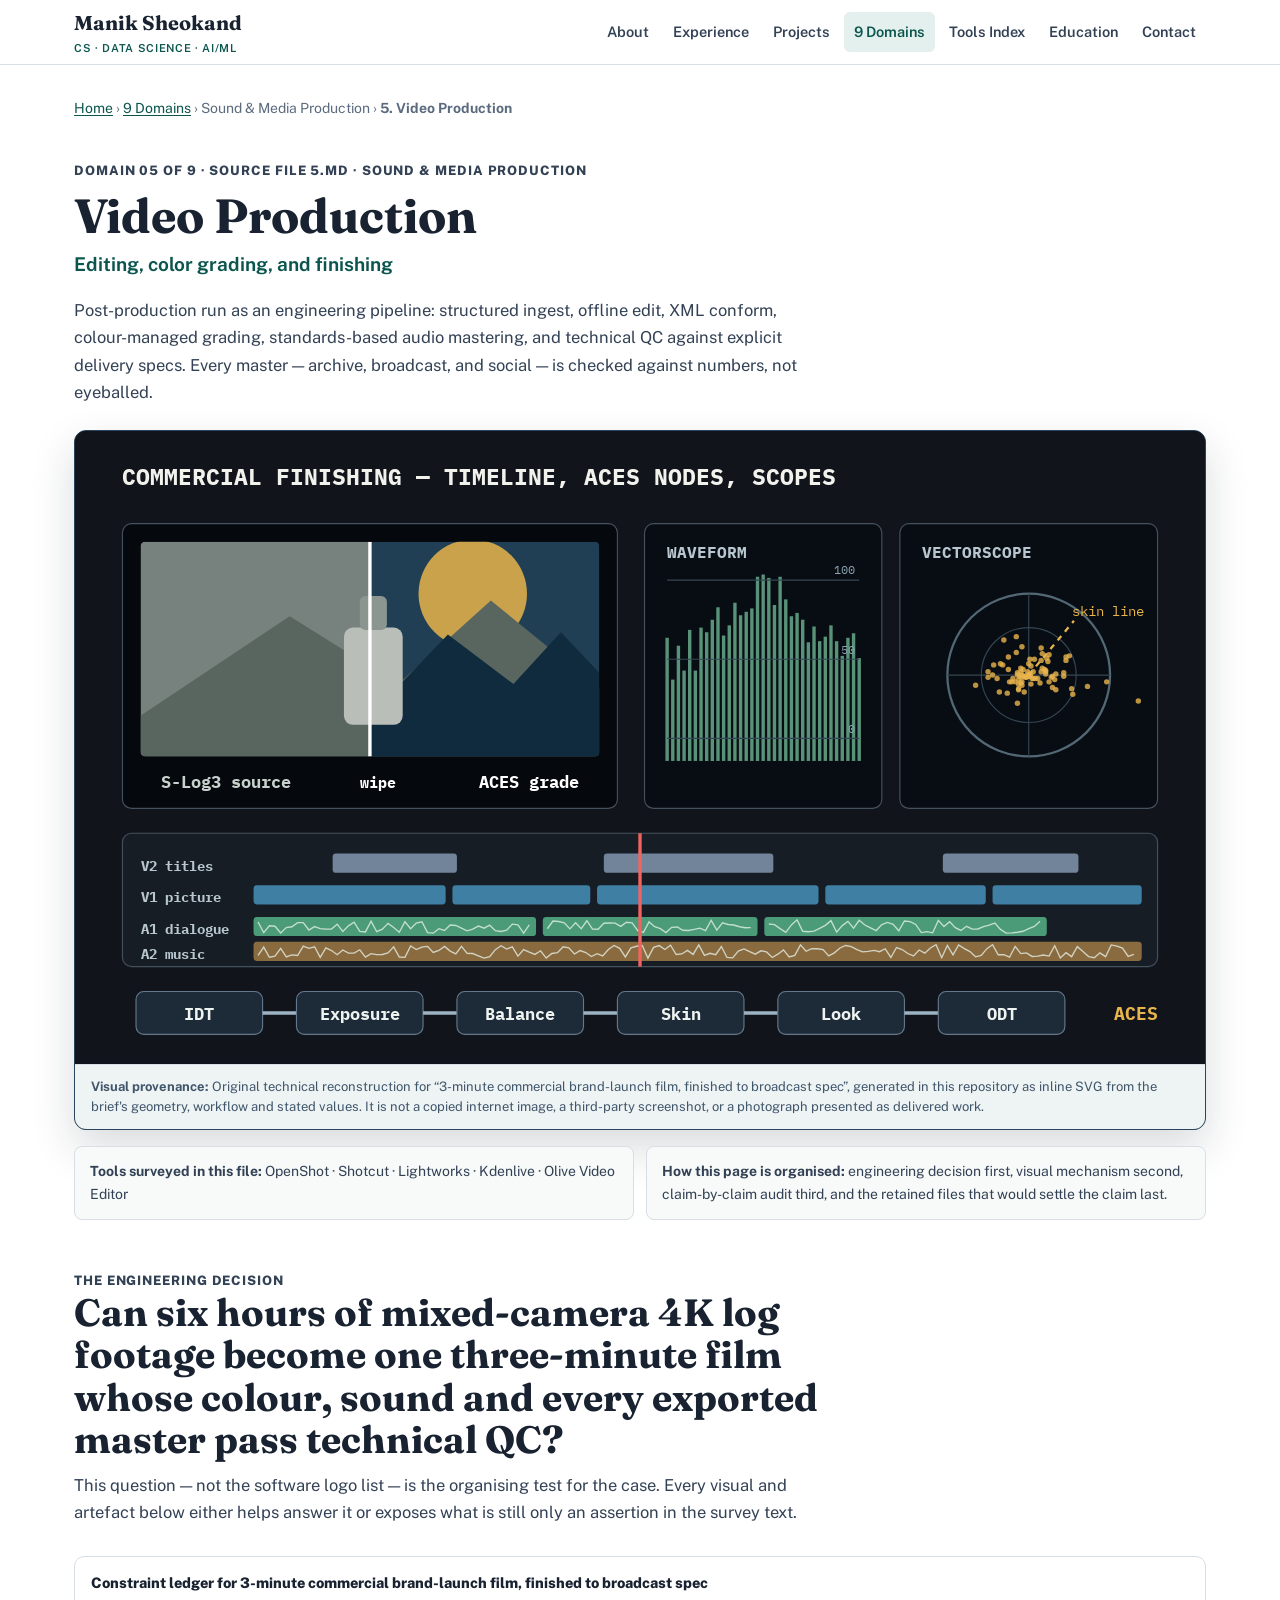
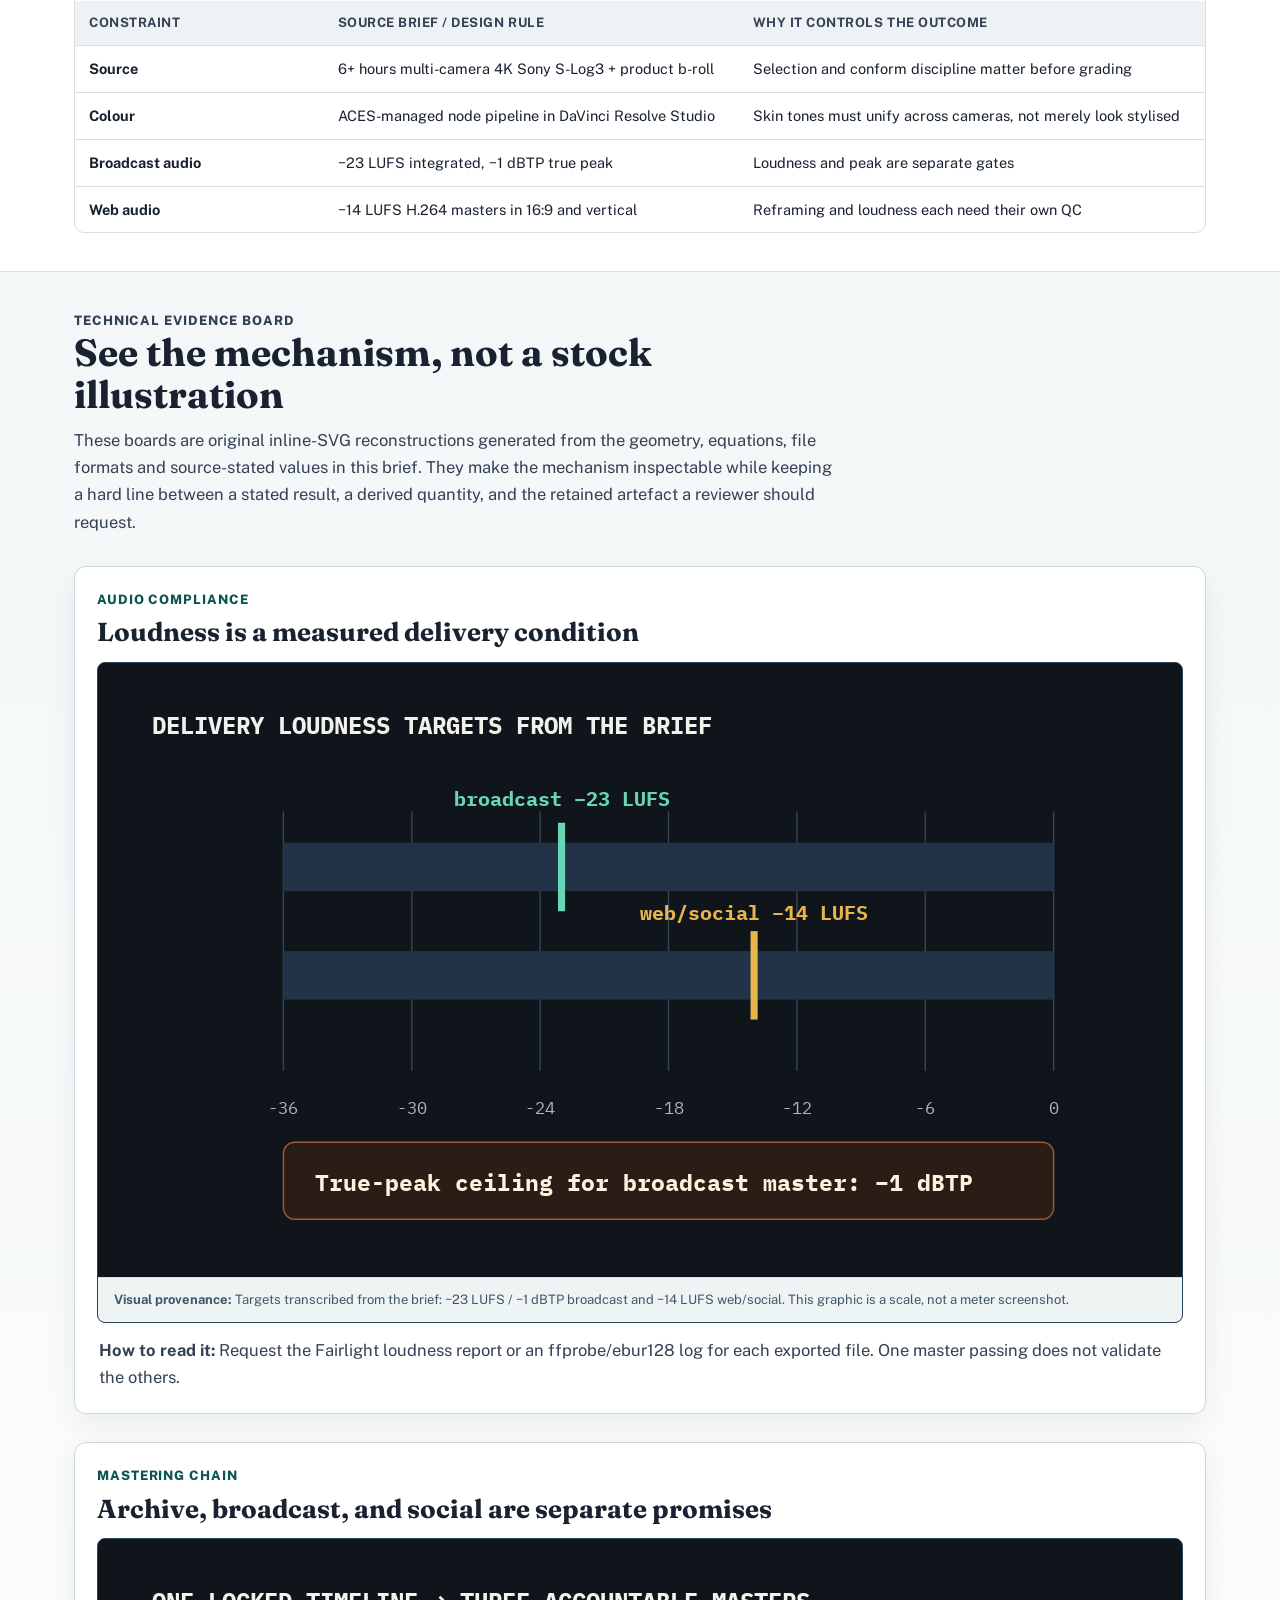
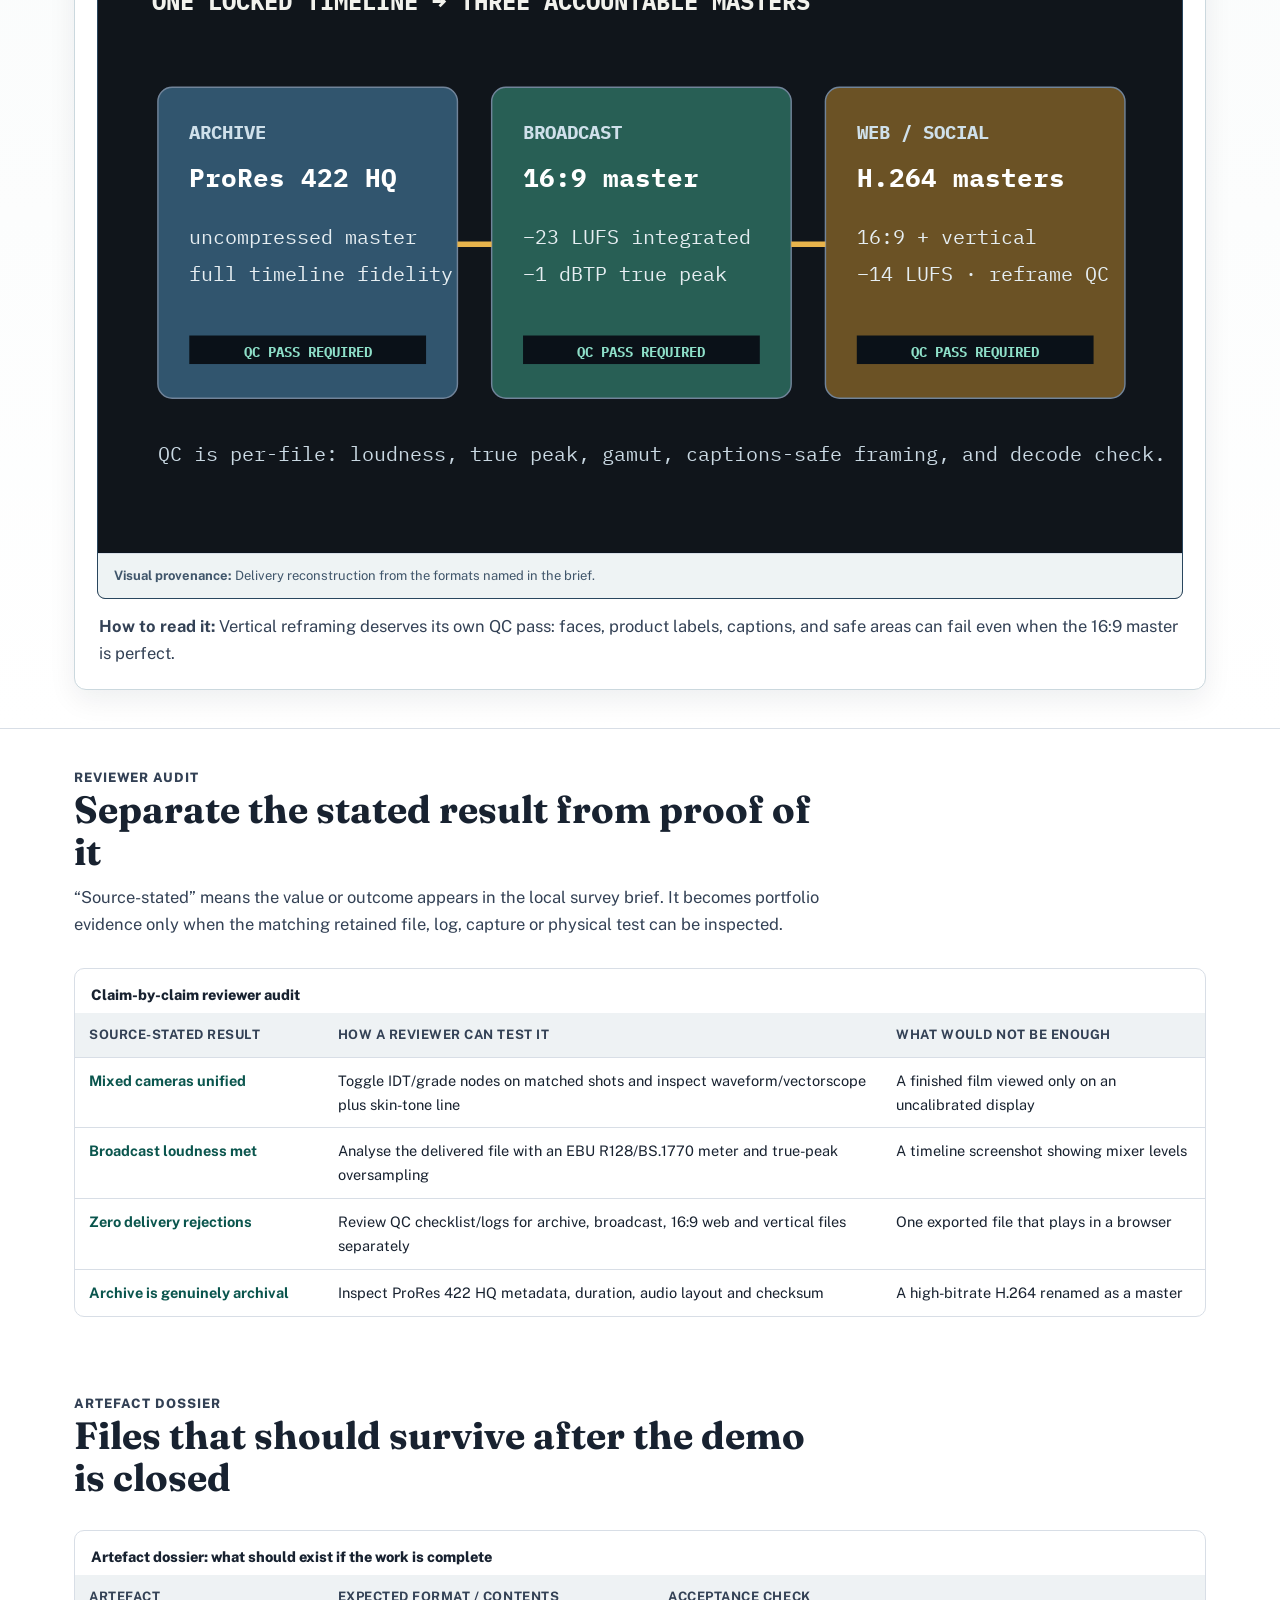
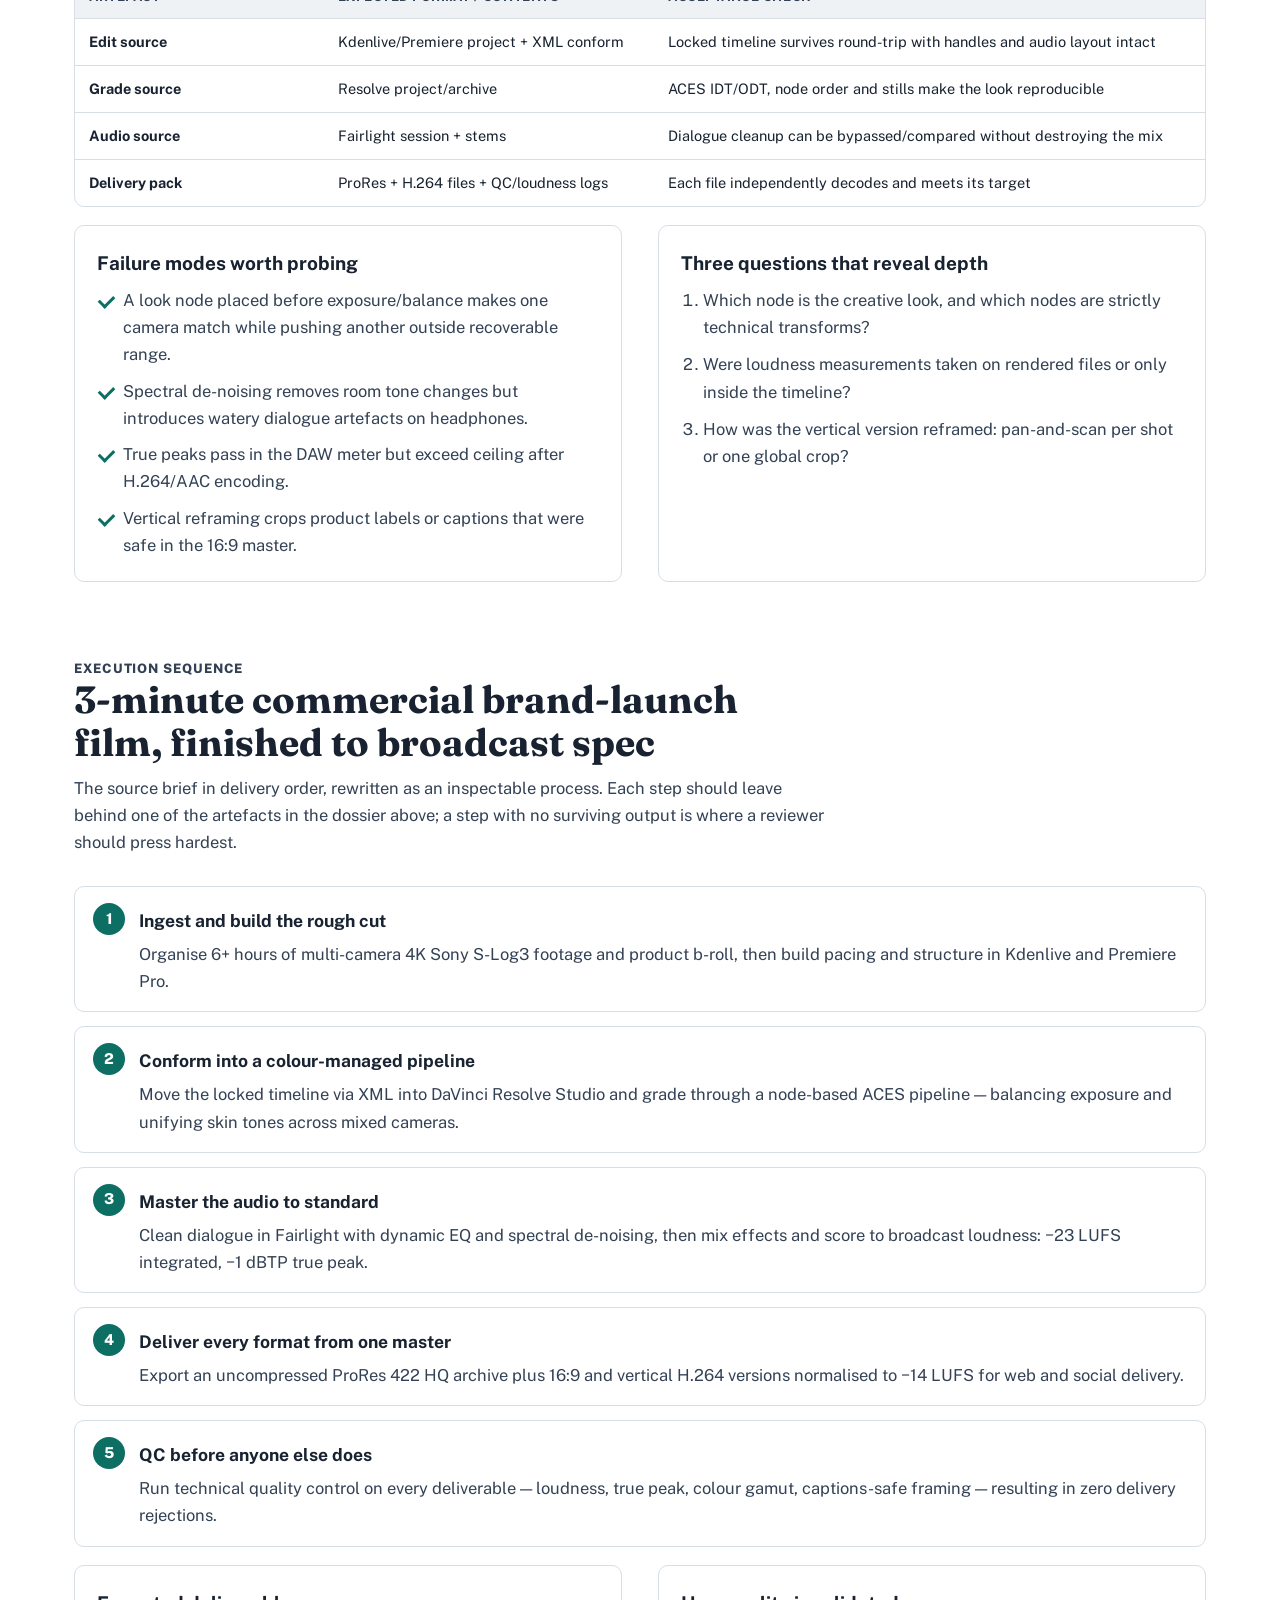
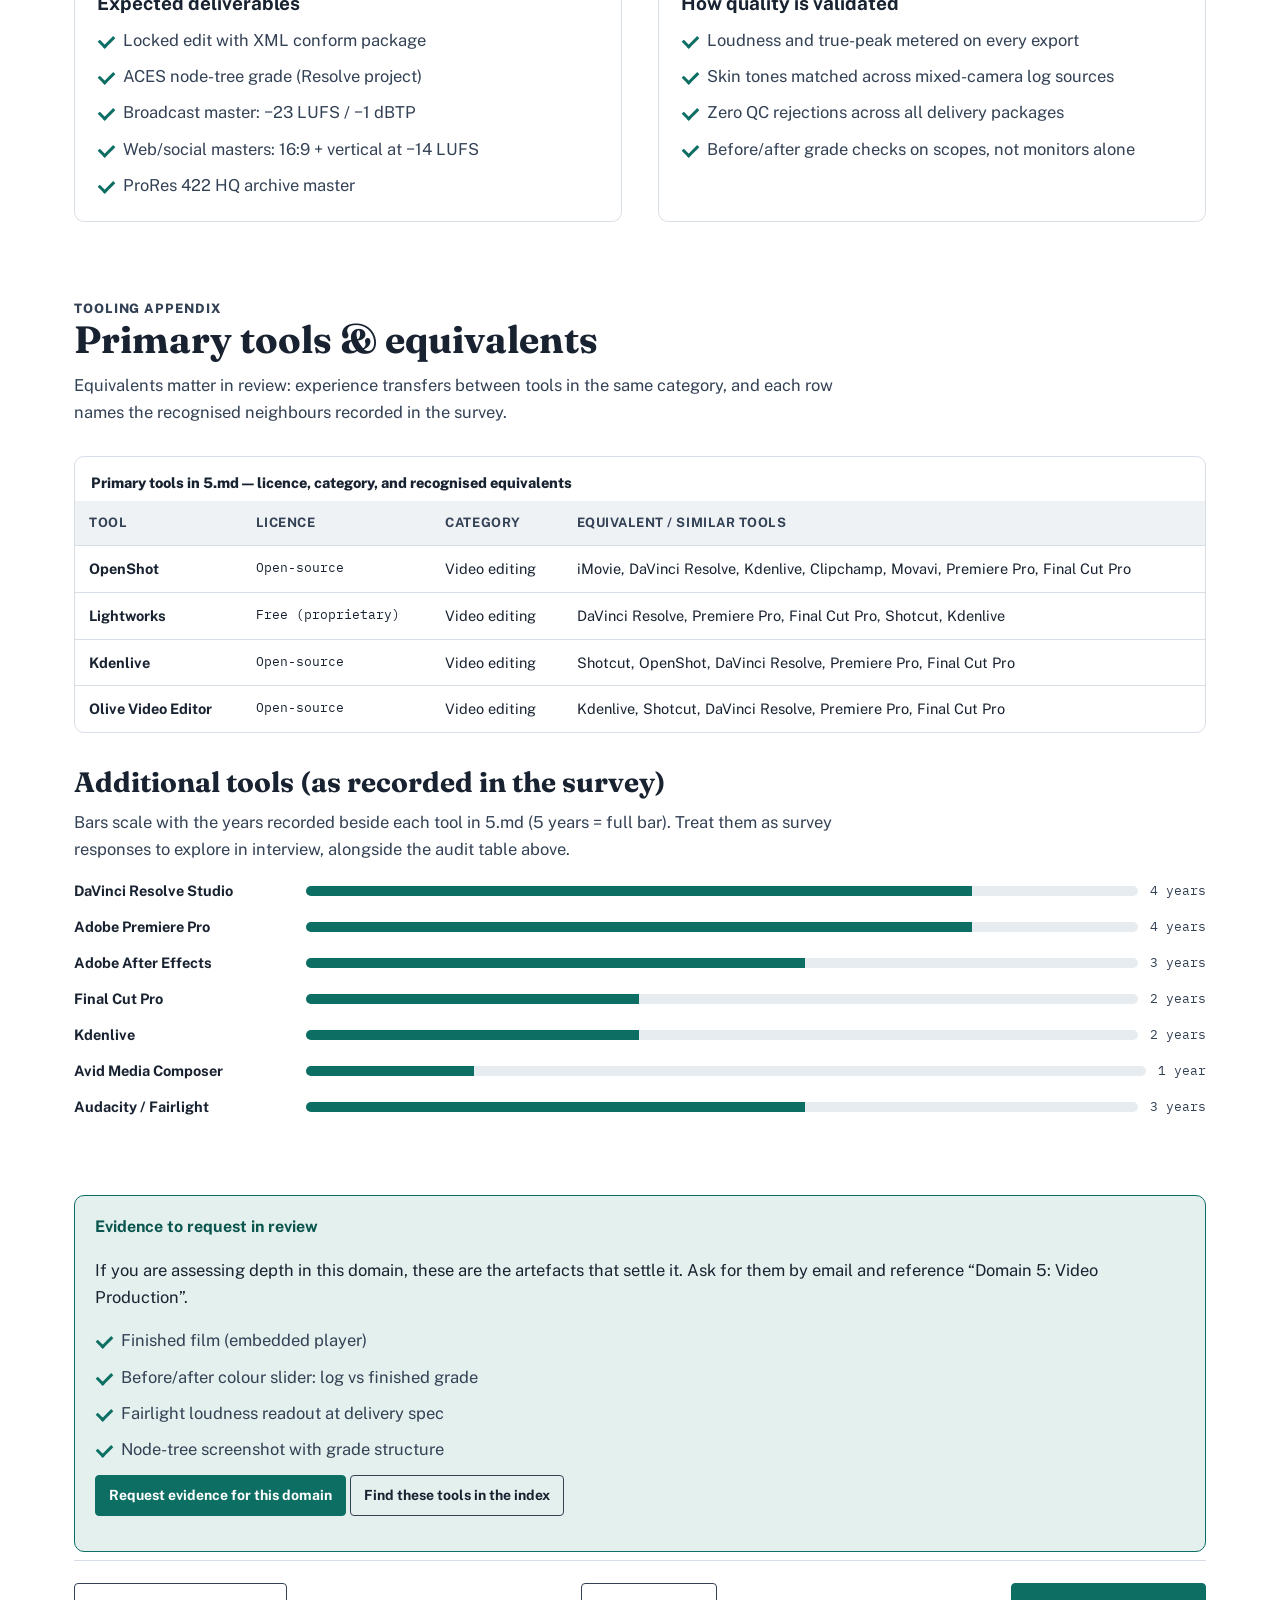
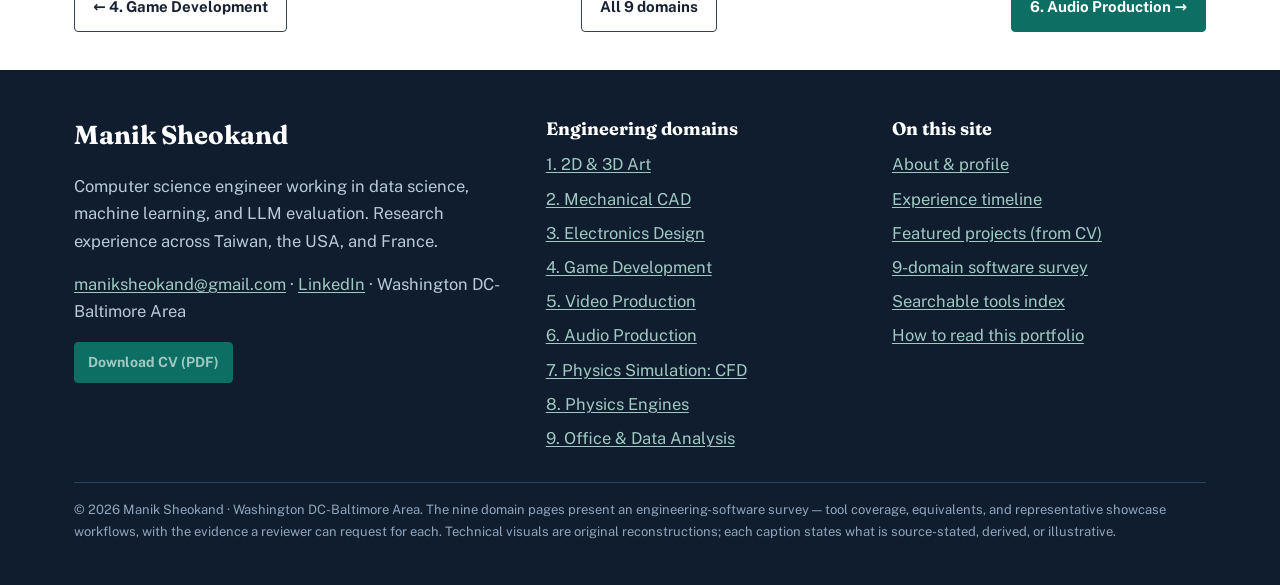
<file: domains/video-production.html>
<!DOCTYPE html>
<html lang="en">
<head>
<meta charset="utf-8">
<meta name="viewport" content="width=device-width, initial-scale=1">
<title>5. Video Production — Manik Sheokand Portfolio</title>
<meta name="description" content="Broadcast-ready commercial finishing: multi-camera 4K edit, ACES colour pipeline in DaVinci Resolve, Fairlight loudness mastering, and multi-format delivery with zero QC rejections.">
<meta property="og:title" content="5. Video Production — Manik Sheokand Portfolio">
<meta property="og:description" content="Broadcast-ready commercial finishing: multi-camera 4K edit, ACES colour pipeline in DaVinci Resolve, Fairlight loudness mastering, and multi-format delivery with zero QC rejections.">
<meta property="og:type" content="website">
<link rel="icon" href="../assets/favicon.svg" type="image/svg+xml">
<link rel="preconnect" href="https://fonts.googleapis.com">
<link rel="preconnect" href="https://fonts.gstatic.com" crossorigin>
<link href="https://fonts.googleapis.com/css2?family=Fraunces:opsz,wght@9..144,600;9..144,700&amp;family=IBM+Plex+Mono:wght@400;700&amp;family=Public+Sans:wght@400;600;700;800&amp;display=swap" rel="stylesheet">
<link rel="stylesheet" href="../assets/css/style.css">
</head>
<body><a class="skip" href="#main">Skip to content</a>
<header class="site-header"><div class="wrap header-in">
<a class="brand" href="../index.html">Manik Sheokand<small>CS · Data Science · AI/ML</small></a>
<button class="nav-toggle" aria-expanded="false" aria-label="Toggle navigation">Menu</button>
<nav class="main-nav" aria-label="Main">
<a href="../index.html#about">About</a>
<a href="../index.html#experience">Experience</a>
<a href="../index.html#projects">Projects</a>
<a href="../index.html#domains" aria-current="page">9 Domains</a>
<a href="../tools.html">Tools Index</a>
<a href="../index.html#education">Education</a>
<a href="../index.html#contact">Contact</a>
</nav></div></header>
<main id="main"><div class="wrap">
<p class="crumbs"><a href="../index.html">Home</a> › <a href="../index.html#domains">9 Domains</a> › Sound &amp; Media Production › <strong>5. Video Production</strong></p>
<div class="page-hero case-hero-copy">
<p class="kicker">Domain 05 of 9 · Source file 5.md · Sound &amp; Media Production</p>
<h1>Video Production</h1><p class="focus">Editing, color grading, and finishing</p><p>Post-production run as an engineering pipeline: structured ingest, offline edit, XML conform, colour-managed grading, standards-based audio mastering, and technical QC against explicit delivery specs. Every master — archive, broadcast, and social — is checked against numbers, not eyeballed.</p>
<figure class="case-hero" data-case-visual="video-production"><svg role="img" aria-label="Original video finishing interface reconstruction with timeline, log versus graded frame, scopes and ACES node chain" viewBox="0 0 1000 560" width="100%" height="auto" xmlns="http://www.w3.org/2000/svg"><rect width="1000" height="560" fill="#11151b"/><text x="42" y="48" font-size="20" fill="#f2f2ed" font-weight="800" text-anchor="start" class="">COMMERCIAL FINISHING — TIMELINE, ACES NODES, SCOPES</text><rect x="42" y="82" width="438" height="252" rx="8" fill="#05080d" stroke="#46515e" opacity="1"/><defs><clipPath id="vidFrame"><rect x="58" y="98" width="406" height="190" rx="4"/></clipPath></defs><g clip-path="url(#vidFrame)"><rect x="58" y="98" width="203" height="190" fill="#77817d"/><rect x="261" y="98" width="203" height="190" fill="#203f54"/><circle cx="352" cy="144" r="48" fill="#e8b44c" opacity=".85"/><path d="M58 252 L190 164 L286 224 L368 150 L464 228 V288 H58 Z" fill="#59665f"/><path d="M261 252 L330 180 L388 224 L430 178 L464 214 V288 H261 Z" fill="#102b3d"/><rect x="238" y="174" width="52" height="86" rx="8" fill="#b9beb8"/><rect x="252" y="146" width="24" height="30" rx="5" fill="#8c9690"/><path d="M261 98 V288" stroke="#fff" stroke-width="3"/></g><text x="76" y="316" font-size="15" fill="#c8d2cc" font-weight="700" text-anchor="start" class="">S-Log3 source</text><text x="446" y="316" font-size="15" fill="#fff" font-weight="700" text-anchor="end" class="">ACES grade</text><text x="268" y="316" font-size="13" fill="#fff" font-weight="700" text-anchor="middle" class="">wipe</text><rect x="504" y="82" width="210" height="252" rx="8" fill="#080d13" stroke="#46515e" opacity="1"/><text x="524" y="112" font-size="14" fill="#b8c7cf" font-weight="800" text-anchor="start" class="">WAVEFORM</text><path d="M524 292 V183" stroke="#7fd1a8" stroke-width="3" opacity=".68"/><path d="M529 292 V220" stroke="#7fd1a8" stroke-width="3" opacity=".68"/><path d="M534 292 V190" stroke="#7fd1a8" stroke-width="3" opacity=".68"/><path d="M539 292 V212" stroke="#7fd1a8" stroke-width="3" opacity=".68"/><path d="M544 292 V176" stroke="#7fd1a8" stroke-width="3" opacity=".68"/><path d="M549 292 V212" stroke="#7fd1a8" stroke-width="3" opacity=".68"/><path d="M554 292 V174" stroke="#7fd1a8" stroke-width="3" opacity=".68"/><path d="M559 292 V178" stroke="#7fd1a8" stroke-width="3" opacity=".68"/><path d="M564 292 V167" stroke="#7fd1a8" stroke-width="3" opacity=".68"/><path d="M569 292 V156" stroke="#7fd1a8" stroke-width="3" opacity=".68"/><path d="M574 292 V181" stroke="#7fd1a8" stroke-width="3" opacity=".68"/><path d="M579 292 V172" stroke="#7fd1a8" stroke-width="3" opacity=".68"/><path d="M584 292 V152" stroke="#7fd1a8" stroke-width="3" opacity=".68"/><path d="M589 292 V163" stroke="#7fd1a8" stroke-width="3" opacity=".68"/><path d="M594 292 V160" stroke="#7fd1a8" stroke-width="3" opacity=".68"/><path d="M599 292 V157" stroke="#7fd1a8" stroke-width="3" opacity=".68"/><path d="M604 292 V129" stroke="#7fd1a8" stroke-width="3" opacity=".68"/><path d="M609 292 V127" stroke="#7fd1a8" stroke-width="3" opacity=".68"/><path d="M614 292 V130" stroke="#7fd1a8" stroke-width="3" opacity=".68"/><path d="M619 292 V154" stroke="#7fd1a8" stroke-width="3" opacity=".68"/><path d="M624 292 V129" stroke="#7fd1a8" stroke-width="3" opacity=".68"/><path d="M629 292 V149" stroke="#7fd1a8" stroke-width="3" opacity=".68"/><path d="M634 292 V164" stroke="#7fd1a8" stroke-width="3" opacity=".68"/><path d="M639 292 V161" stroke="#7fd1a8" stroke-width="3" opacity=".68"/><path d="M644 292 V167" stroke="#7fd1a8" stroke-width="3" opacity=".68"/><path d="M649 292 V187" stroke="#7fd1a8" stroke-width="3" opacity=".68"/><path d="M654 292 V173" stroke="#7fd1a8" stroke-width="3" opacity=".68"/><path d="M659 292 V186" stroke="#7fd1a8" stroke-width="3" opacity=".68"/><path d="M664 292 V182" stroke="#7fd1a8" stroke-width="3" opacity=".68"/><path d="M669 292 V172" stroke="#7fd1a8" stroke-width="3" opacity=".68"/><path d="M674 292 V186" stroke="#7fd1a8" stroke-width="3" opacity=".68"/><path d="M679 292 V199" stroke="#7fd1a8" stroke-width="3" opacity=".68"/><path d="M684 292 V183" stroke="#7fd1a8" stroke-width="3" opacity=".68"/><path d="M689 292 V179" stroke="#7fd1a8" stroke-width="3" opacity=".68"/><path d="M694 292 V201" stroke="#7fd1a8" stroke-width="3" opacity=".68"/><path d="M524 132 H694" stroke="#344653"/><text x="690" y="127" font-size="11" fill="#8da2b0" font-weight="400" text-anchor="end" class="">100</text><path d="M524 202 H694" stroke="#344653"/><text x="690" y="197" font-size="11" fill="#8da2b0" font-weight="400" text-anchor="end" class="">50</text><path d="M524 272 H694" stroke="#344653"/><text x="690" y="267" font-size="11" fill="#8da2b0" font-weight="400" text-anchor="end" class="">0</text><rect x="730" y="82" width="228" height="252" rx="8" fill="#080d13" stroke="#46515e" opacity="1"/><text x="750" y="112" font-size="14" fill="#b8c7cf" font-weight="800" text-anchor="start" class="">VECTORSCOPE</text><circle cx="844" cy="216" r="72" fill="none" stroke="#536875" stroke-width="2"/><circle cx="844" cy="216" r="42" fill="none" stroke="#344653"/><path d="M772 216 H916 M844 144 V288" stroke="#344653"/><circle cx="859" cy="213" r="2.4" fill="#e8b44c" opacity=".8"/><circle cx="845" cy="217" r="2.4" fill="#e8b44c" opacity=".8"/><circle cx="859" cy="212" r="2.4" fill="#e8b44c" opacity=".8"/><circle cx="834" cy="241" r="2.4" fill="#e8b44c" opacity=".8"/><circle cx="834" cy="216" r="2.4" fill="#e8b44c" opacity=".8"/><circle cx="850" cy="219" r="2.4" fill="#e8b44c" opacity=".8"/><circle cx="896" cy="226" r="2.4" fill="#e8b44c" opacity=".8"/><circle cx="834" cy="214" r="2.4" fill="#e8b44c" opacity=".8"/><circle cx="829" cy="222" r="2.4" fill="#e8b44c" opacity=".8"/><circle cx="844" cy="216" r="2.4" fill="#e8b44c" opacity=".8"/><circle cx="843" cy="217" r="2.4" fill="#e8b44c" opacity=".8"/><circle cx="855" cy="203" r="2.4" fill="#e8b44c" opacity=".8"/><circle cx="835" cy="228" r="2.4" fill="#e8b44c" opacity=".8"/><circle cx="830" cy="219" r="2.4" fill="#e8b44c" opacity=".8"/><circle cx="882" cy="228" r="2.4" fill="#e8b44c" opacity=".8"/><circle cx="816" cy="219" r="2.4" fill="#e8b44c" opacity=".8"/><circle cx="865" cy="227" r="2.4" fill="#e8b44c" opacity=".8"/><circle cx="845" cy="215" r="2.4" fill="#e8b44c" opacity=".8"/><circle cx="845" cy="216" r="2.4" fill="#e8b44c" opacity=".8"/><circle cx="867" cy="220" r="2.4" fill="#e8b44c" opacity=".8"/><circle cx="856" cy="210" r="2.4" fill="#e8b44c" opacity=".8"/><circle cx="838" cy="216" r="2.4" fill="#e8b44c" opacity=".8"/><circle cx="836" cy="217" r="2.4" fill="#e8b44c" opacity=".8"/><circle cx="845" cy="216" r="2.4" fill="#e8b44c" opacity=".8"/><circle cx="860" cy="201" r="2.4" fill="#e8b44c" opacity=".8"/><circle cx="846" cy="208" r="2.4" fill="#e8b44c" opacity=".8"/><circle cx="837" cy="213" r="2.4" fill="#e8b44c" opacity=".8"/><circle cx="862" cy="222" r="2.4" fill="#e8b44c" opacity=".8"/><circle cx="865" cy="217" r="2.4" fill="#e8b44c" opacity=".8"/><circle cx="818" cy="231" r="2.4" fill="#e8b44c" opacity=".8"/><circle cx="825" cy="232" r="2.4" fill="#e8b44c" opacity=".8"/><circle cx="819" cy="206" r="2.4" fill="#e8b44c" opacity=".8"/><circle cx="835" cy="229" r="2.4" fill="#e8b44c" opacity=".8"/><circle cx="880" cy="199" r="2.4" fill="#e8b44c" opacity=".8"/><circle cx="877" cy="200" r="2.4" fill="#e8b44c" opacity=".8"/><circle cx="842" cy="218" r="2.4" fill="#e8b44c" opacity=".8"/><circle cx="832" cy="222" r="2.4" fill="#e8b44c" opacity=".8"/><circle cx="844" cy="217" r="2.4" fill="#e8b44c" opacity=".8"/><circle cx="875" cy="214" r="2.4" fill="#e8b44c" opacity=".8"/><circle cx="822" cy="185" r="2.4" fill="#e8b44c" opacity=".8"/><circle cx="838" cy="225" r="2.4" fill="#e8b44c" opacity=".8"/><circle cx="833" cy="196" r="2.4" fill="#e8b44c" opacity=".8"/><circle cx="835" cy="224" r="2.4" fill="#e8b44c" opacity=".8"/><circle cx="848" cy="213" r="2.4" fill="#e8b44c" opacity=".8"/><circle cx="838" cy="191" r="2.4" fill="#e8b44c" opacity=".8"/><circle cx="813" cy="207" r="2.4" fill="#e8b44c" opacity=".8"/><circle cx="838" cy="222" r="2.4" fill="#e8b44c" opacity=".8"/><circle cx="852" cy="219" r="2.4" fill="#e8b44c" opacity=".8"/><circle cx="842" cy="217" r="2.4" fill="#e8b44c" opacity=".8"/><circle cx="808" cy="218" r="2.4" fill="#e8b44c" opacity=".8"/><circle cx="877" cy="203" r="2.4" fill="#e8b44c" opacity=".8"/><circle cx="875" cy="217" r="2.4" fill="#e8b44c" opacity=".8"/><circle cx="849" cy="202" r="2.4" fill="#e8b44c" opacity=".8"/><circle cx="862" cy="198" r="2.4" fill="#e8b44c" opacity=".8"/><circle cx="826" cy="200" r="2.4" fill="#e8b44c" opacity=".8"/><circle cx="844" cy="206" r="2.4" fill="#e8b44c" opacity=".8"/><circle cx="841" cy="218" r="2.4" fill="#e8b44c" opacity=".8"/><circle cx="808" cy="213" r="2.4" fill="#e8b44c" opacity=".8"/><circle cx="868" cy="229" r="2.4" fill="#e8b44c" opacity=".8"/><circle cx="847" cy="219" r="2.4" fill="#e8b44c" opacity=".8"/><circle cx="843" cy="213" r="2.4" fill="#e8b44c" opacity=".8"/><circle cx="861" cy="204" r="2.4" fill="#e8b44c" opacity=".8"/><circle cx="859" cy="215" r="2.4" fill="#e8b44c" opacity=".8"/><circle cx="840" cy="231" r="2.4" fill="#e8b44c" opacity=".8"/><circle cx="854" cy="223" r="2.4" fill="#e8b44c" opacity=".8"/><circle cx="941" cy="239" r="2.4" fill="#e8b44c" opacity=".8"/><circle cx="858" cy="211" r="2.4" fill="#e8b44c" opacity=".8"/><circle cx="883" cy="233" r="2.4" fill="#e8b44c" opacity=".8"/><circle cx="837" cy="210" r="2.4" fill="#e8b44c" opacity=".8"/><circle cx="855" cy="192" r="2.4" fill="#e8b44c" opacity=".8"/><circle cx="833" cy="182" r="2.4" fill="#e8b44c" opacity=".8"/><circle cx="846" cy="224" r="2.4" fill="#e8b44c" opacity=".8"/><circle cx="848" cy="219" r="2.4" fill="#e8b44c" opacity=".8"/><circle cx="838" cy="218" r="2.4" fill="#e8b44c" opacity=".8"/><circle cx="827" cy="222" r="2.4" fill="#e8b44c" opacity=".8"/><circle cx="826" cy="211" r="2.4" fill="#e8b44c" opacity=".8"/><circle cx="812" cy="216" r="2.4" fill="#e8b44c" opacity=".8"/><circle cx="840" cy="217" r="2.4" fill="#e8b44c" opacity=".8"/><circle cx="821" cy="207" r="2.4" fill="#e8b44c" opacity=".8"/><circle cx="855" cy="213" r="2.4" fill="#e8b44c" opacity=".8"/><circle cx="845" cy="216" r="2.4" fill="#e8b44c" opacity=".8"/><circle cx="913" cy="222" r="2.4" fill="#e8b44c" opacity=".8"/><circle cx="837" cy="223" r="2.4" fill="#e8b44c" opacity=".8"/><circle cx="839" cy="211" r="2.4" fill="#e8b44c" opacity=".8"/><circle cx="868" cy="215" r="2.4" fill="#e8b44c" opacity=".8"/><circle cx="864" cy="218" r="2.4" fill="#e8b44c" opacity=".8"/><circle cx="797" cy="225" r="2.4" fill="#e8b44c" opacity=".8"/><circle cx="835" cy="220" r="2.4" fill="#e8b44c" opacity=".8"/><circle cx="856" cy="197" r="2.4" fill="#e8b44c" opacity=".8"/><circle cx="845" cy="202" r="2.4" fill="#e8b44c" opacity=".8"/><path d="M844 216 L884 168" stroke="#e8b44c" stroke-width="2" stroke-dasharray="5 5"/><text x="946" y="164" font-size="12" fill="#e8b44c" font-weight="400" text-anchor="end" class="">skin line</text><rect x="42" y="356" width="916" height="118" rx="8" fill="#171d25" stroke="#46515e" opacity="1"/><text x="58" y="389" font-size="12" fill="#b8c7cf" font-weight="700" text-anchor="start" class="">V2 titles</text><rect x="228" y="374" width="110" height="17" rx="3" fill="#71849a"/><rect x="468" y="374" width="150" height="17" rx="3" fill="#71849a"/><rect x="768" y="374" width="120" height="17" rx="3" fill="#71849a"/><text x="58" y="417" font-size="12" fill="#b8c7cf" font-weight="700" text-anchor="start" class="">V1 picture</text><rect x="158" y="402" width="170" height="17" rx="3" fill="#3f7fa4"/><rect x="334" y="402" width="122" height="17" rx="3" fill="#3f7fa4"/><rect x="462" y="402" width="196" height="17" rx="3" fill="#3f7fa4"/><rect x="664" y="402" width="142" height="17" rx="3" fill="#3f7fa4"/><rect x="812" y="402" width="132" height="17" rx="3" fill="#3f7fa4"/><text x="58" y="445" font-size="12" fill="#b8c7cf" font-weight="700" text-anchor="start" class="">A1 dialogue</text><rect x="158" y="430" width="250" height="17" rx="3" fill="#4b9a78"/><polyline points="162.0,434.5 167.0,443.9 172.0,437.9 177.0,438.3 182.0,444.2 187.0,439.4 192.0,438.7 197.0,435.1 202.0,435.1 207.0,441.6 212.0,438.6 217.0,440.4 222.0,440.8 227.0,440.7 232.0,436.4 237.0,442.9 242.0,437.9 247.0,434.6 252.0,442.9 257.0,443.3 262.0,433.9 267.0,443.1 272.0,440.8 277.0,435.7 282.0,439.4 287.0,443.6 292.0,434.3 297.0,440.4 302.0,435.4 307.0,434.3 312.0,443.9 317.0,444.4 322.0,440.4 327.0,442.0 332.0,437.2 337.0,437.6 342.0,439.9 347.0,442.3 352.0,440.9 357.0,438.1 362.0,440.0 367.0,437.3 372.0,442.2 377.0,442.9 382.0,441.8 387.0,436.4 392.0,437.1 397.0,444.3 402.0,437.0" fill="none" stroke="#eaf5ee" stroke-width="1.2" opacity=".75"/><rect x="414" y="430" width="190" height="17" rx="3" fill="#4b9a78"/><polyline points="418.0,440.5 423.0,433.7 428.0,434.1 433.0,435.2 438.0,440.6 443.0,435.2 448.0,440.4 453.0,433.4 458.0,440.8 463.0,440.9 468.0,435.6 473.0,435.4 478.0,435.5 483.0,438.4 488.0,434.7 493.0,435.3 498.0,442.2 503.0,443.7 508.0,434.4 513.0,438.7 518.0,440.4 523.0,443.9 528.0,439.2 533.0,438.9 538.0,441.8 543.0,442.0 548.0,441.0 553.0,440.0 558.0,442.2 563.0,433.0 568.0,441.7 573.0,435.2 578.0,436.7 583.0,437.2 588.0,438.7 593.0,439.6 598.0,439.5" fill="none" stroke="#eaf5ee" stroke-width="1.2" opacity=".75"/><rect x="610" y="430" width="250" height="17" rx="3" fill="#4b9a78"/><polyline points="614.0,436.3 619.0,436.8 624.0,440.4 629.0,443.7 634.0,437.1 639.0,432.6 644.0,442.7 649.0,443.1 654.0,442.6 659.0,440.1 664.0,437.5 669.0,433.3 674.0,443.5 679.0,437.7 684.0,434.0 689.0,440.0 694.0,433.0 699.0,437.2 704.0,439.7 709.0,442.1 714.0,436.8 719.0,434.9 724.0,436.6 729.0,442.3 734.0,433.6 739.0,434.2 744.0,436.7 749.0,443.9 754.0,443.1 759.0,444.1 764.0,433.1 769.0,438.5 774.0,434.2 779.0,439.5 784.0,442.0 789.0,438.3 794.0,440.8 799.0,440.7 804.0,438.6 809.0,437.2 814.0,435.4 819.0,441.1 824.0,444.3 829.0,444.1 834.0,443.6 839.0,442.7 844.0,440.4 849.0,438.4 854.0,433.9" fill="none" stroke="#eaf5ee" stroke-width="1.2" opacity=".75"/><text x="58" y="467" font-size="12" fill="#b8c7cf" font-weight="700" text-anchor="start" class="">A2 music</text><rect x="158" y="452" width="786" height="17" rx="3" fill="#8a6b3f"/><polyline points="162.0,464.1 167.0,456.7 172.0,465.7 177.0,464.8 182.0,457.9 187.0,465.4 192.0,463.6 197.0,464.2 202.0,455.8 207.0,457.8 212.0,456.4 217.0,465.8 222.0,457.4 227.0,459.8 232.0,463.5 237.0,459.3 242.0,462.1 247.0,462.0 252.0,459.1 257.0,465.6 262.0,462.5 267.0,463.4 272.0,463.3 277.0,461.9 282.0,456.5 287.0,465.5 292.0,465.8 297.0,455.7 302.0,458.9 307.0,456.7 312.0,456.1 317.0,461.4 322.0,459.7 327.0,456.1 332.0,460.3 337.0,462.8 342.0,456.1 347.0,462.3 352.0,462.4 357.0,464.5 362.0,466.5 367.0,465.1 372.0,459.0 377.0,455.5 382.0,458.5 387.0,456.5 392.0,464.7 397.0,458.9 402.0,461.2 407.0,463.2 412.0,460.0 417.0,466.5 422.0,462.4 427.0,461.7 432.0,456.5 437.0,457.4 442.0,462.8 447.0,459.8 452.0,461.5 457.0,465.1 462.0,462.6 467.0,464.6 472.0,458.9 477.0,455.3 482.0,457.8 487.0,465.4 492.0,457.4 497.0,456.0 502.0,455.3 507.0,466.5 512.0,457.0 517.0,455.4 522.0,458.8 527.0,455.0 532.0,463.3 537.0,462.8 542.0,459.6 547.0,463.2 552.0,454.7 557.0,464.1 562.0,462.2 567.0,463.5 572.0,456.2 577.0,465.9 582.0,466.3 587.0,460.3 592.0,458.3 597.0,460.7 602.0,463.0 607.0,460.0 612.0,461.0 617.0,465.9 622.0,463.0 627.0,459.2 632.0,465.4 637.0,464.0 642.0,454.8 647.0,460.4 652.0,458.1 657.0,458.2 662.0,458.9 667.0,464.5 672.0,461.8 677.0,457.5 682.0,455.3 687.0,456.3 692.0,459.0 697.0,461.0 702.0,460.5 707.0,459.6 712.0,460.8 717.0,458.2 722.0,465.9 727.0,457.1 732.0,458.9 737.0,462.4 742.0,464.6 747.0,459.3 752.0,462.1 757.0,457.5 762.0,454.6 767.0,466.1 772.0,455.3 777.0,463.6 782.0,454.9 787.0,458.1 792.0,460.7 797.0,465.3 802.0,464.1 807.0,458.1 812.0,454.6 817.0,463.5 822.0,463.4 827.0,465.7 832.0,456.1 837.0,462.5 842.0,461.9 847.0,465.0 852.0,464.7 857.0,463.7 862.0,464.7 867.0,455.5 872.0,466.3 877.0,461.7 882.0,465.2 887.0,456.3 892.0,460.7 897.0,465.1 902.0,466.1 907.0,461.8 912.0,465.2 917.0,454.8 922.0,455.8 927.0,457.6 932.0,465.0 937.0,463.1" fill="none" stroke="#eaf5ee" stroke-width="1.2" opacity=".75"/><path d="M500 356 V474" stroke="#ef6461" stroke-width="3"/><rect x="54" y="496" width="112" height="38" rx="7" fill="#1d2a37" stroke="#63798b"/><text x="110" y="521" font-size="15" fill="#eef2f0" font-weight="700" text-anchor="middle" class="">IDT</text><path d="M166 515 H196" stroke="#9db2c2" stroke-width="3"/><rect x="196" y="496" width="112" height="38" rx="7" fill="#1d2a37" stroke="#63798b"/><text x="252" y="521" font-size="15" fill="#eef2f0" font-weight="700" text-anchor="middle" class="">Exposure</text><path d="M308 515 H338" stroke="#9db2c2" stroke-width="3"/><rect x="338" y="496" width="112" height="38" rx="7" fill="#1d2a37" stroke="#63798b"/><text x="394" y="521" font-size="15" fill="#eef2f0" font-weight="700" text-anchor="middle" class="">Balance</text><path d="M450 515 H480" stroke="#9db2c2" stroke-width="3"/><rect x="480" y="496" width="112" height="38" rx="7" fill="#1d2a37" stroke="#63798b"/><text x="536" y="521" font-size="15" fill="#eef2f0" font-weight="700" text-anchor="middle" class="">Skin</text><path d="M592 515 H622" stroke="#9db2c2" stroke-width="3"/><rect x="622" y="496" width="112" height="38" rx="7" fill="#1d2a37" stroke="#63798b"/><text x="678" y="521" font-size="15" fill="#eef2f0" font-weight="700" text-anchor="middle" class="">Look</text><path d="M734 515 H764" stroke="#9db2c2" stroke-width="3"/><rect x="764" y="496" width="112" height="38" rx="7" fill="#1d2a37" stroke="#63798b"/><text x="820" y="521" font-size="15" fill="#eef2f0" font-weight="700" text-anchor="middle" class="">ODT</text><text x="958" y="521" font-size="16" fill="#e8b44c" font-weight="800" text-anchor="end" class="">ACES</text></svg>
<figcaption><strong>Visual provenance:</strong> Original technical reconstruction for “3-minute commercial brand-launch film, finished to broadcast spec”, generated in this repository as inline SVG from the brief's geometry, workflow and stated values. It is not a copied internet image, a third-party screenshot, or a photograph presented as delivered work.</figcaption></figure>
<div class="case-meta"><p><strong>Tools surveyed in this file:</strong> OpenShot · Shotcut · Lightworks · Kdenlive · Olive Video Editor</p>
<p><strong>How this page is organised:</strong> engineering decision first, visual mechanism second, claim-by-claim audit third, and the retained files that would settle the claim last.</p></div>
</div>
<section class="case-decision">
<div class="sec-head"><p class="kicker">The engineering decision</p><h2>Can six hours of mixed-camera 4K log footage become one three-minute film whose colour, sound and every exported master pass technical QC?</h2>
<p>This question — not the software logo list — is the organising test for the case. Every visual and artefact below either helps answer it or exposes what is still only an assertion in the survey text.</p></div>
<div class="table-wrap"><table class="case-table">
<caption>Constraint ledger for 3-minute commercial brand-launch film, finished to broadcast spec</caption><thead><tr><th scope="col">Constraint</th><th scope="col">Source brief / design rule</th><th scope="col">Why it controls the outcome</th></tr></thead><tbody><tr><td><strong>Source</strong></td><td>6+ hours multi-camera 4K Sony S-Log3 + product b-roll</td><td>Selection and conform discipline matter before grading</td></tr><tr><td><strong>Colour</strong></td><td>ACES-managed node pipeline in DaVinci Resolve Studio</td><td>Skin tones must unify across cameras, not merely look stylised</td></tr><tr><td><strong>Broadcast audio</strong></td><td>−23 LUFS integrated, −1 dBTP true peak</td><td>Loudness and peak are separate gates</td></tr><tr><td><strong>Web audio</strong></td><td>−14 LUFS H.264 masters in 16:9 and vertical</td><td>Reframing and loudness each need their own QC</td></tr></tbody></table></div></section>
<section class="evidence-board" aria-labelledby="evidence-video-production">
<div class="sec-head"><p class="kicker">Technical evidence board</p><h2 id="evidence-video-production">See the mechanism, not a stock illustration</h2>
<p>These boards are original inline-SVG reconstructions generated from the geometry, equations, file formats and source-stated values in this brief. They make the mechanism inspectable while keeping a hard line between a stated result, a derived quantity, and the retained artefact a reviewer should request.</p></div>
<div class="evidence-grid"><article class="evidence-item">
<p class="kicker">Audio compliance</p><h3>Loudness is a measured delivery condition</h3>
<figure class="evidence-figure"><svg role="img" aria-label="Loudness scale showing minus 23 LUFS broadcast and minus 14 LUFS web targets with minus 1 dBTP ceiling" viewBox="0 0 760 430" width="100%" height="auto" xmlns="http://www.w3.org/2000/svg"><rect width="760" height="430" fill="#10151b"/><text x="38" y="50" font-size="17" fill="#f2f2ed" font-weight="800" text-anchor="start" class="">DELIVERY LOUDNESS TARGETS FROM THE BRIEF</text><path d="M130 104 V286" stroke="#344653"/><text x="130.0" y="316" font-size="12" fill="#a9b8c2" font-weight="400" text-anchor="middle" class="">-36</text><path d="M220 104 V286" stroke="#344653"/><text x="220.0" y="316" font-size="12" fill="#a9b8c2" font-weight="400" text-anchor="middle" class="">-30</text><path d="M310 104 V286" stroke="#344653"/><text x="310.0" y="316" font-size="12" fill="#a9b8c2" font-weight="400" text-anchor="middle" class="">-24</text><path d="M400 104 V286" stroke="#344653"/><text x="400.0" y="316" font-size="12" fill="#a9b8c2" font-weight="400" text-anchor="middle" class="">-18</text><path d="M490 104 V286" stroke="#344653"/><text x="490.0" y="316" font-size="12" fill="#a9b8c2" font-weight="400" text-anchor="middle" class="">-12</text><path d="M580 104 V286" stroke="#344653"/><text x="580.0" y="316" font-size="12" fill="#a9b8c2" font-weight="400" text-anchor="middle" class="">-6</text><path d="M670 104 V286" stroke="#344653"/><text x="670.0" y="316" font-size="12" fill="#a9b8c2" font-weight="400" text-anchor="middle" class="">0</text><rect x="130" y="126" width="540" height="34" fill="#223247"/><path d="M325 112 V174" stroke="#67d6b5" stroke-width="5"/><text x="325.0" y="100" font-size="14" fill="#67d6b5" font-weight="800" text-anchor="middle" class="">broadcast −23 LUFS</text><rect x="130" y="202" width="540" height="34" fill="#223247"/><path d="M460 188 V250" stroke="#e8b44c" stroke-width="5"/><text x="460.0" y="180" font-size="14" fill="#e8b44c" font-weight="800" text-anchor="middle" class="">web/social −14 LUFS</text><rect x="130" y="336" width="540" height="54" rx="8" fill="#2a1d16" stroke="#9a5c38" opacity="1"/><text x="152" y="370" font-size="16" fill="#fff1dd" font-weight="800" text-anchor="start" class="">True-peak ceiling for broadcast master:  −1 dBTP</text></svg><figcaption><strong>Visual provenance:</strong> Targets transcribed from the brief: −23 LUFS / −1 dBTP broadcast and −14 LUFS web/social. This graphic is a scale, not a meter screenshot.</figcaption></figure>
<p class="interpretation"><strong>How to read it:</strong> Request the Fairlight loudness report or an ffprobe/ebur128 log for each exported file. One master passing does not validate the others.</p></article><article class="evidence-item">
<p class="kicker">Mastering chain</p><h3>Archive, broadcast, and social are separate promises</h3>
<figure class="evidence-figure"><svg role="img" aria-label="Delivery matrix for archive, broadcast and web video masters" viewBox="0 0 760 430" width="100%" height="auto" xmlns="http://www.w3.org/2000/svg"><rect width="760" height="430" fill="#10151b"/><text x="38" y="50" font-size="17" fill="#f2f2ed" font-weight="800" text-anchor="start" class="">ONE LOCKED TIMELINE → THREE ACCOUNTABLE MASTERS</text><rect x="42" y="104" width="210" height="218" rx="10" fill="#31556e" stroke="#71849a" opacity="1"/><text x="64" y="140" font-size="13" fill="#cfe0ea" font-weight="800" text-anchor="start" class="">ARCHIVE</text><text x="64" y="174" font-size="18" fill="#fff" font-weight="800" text-anchor="start" class="">ProRes 422 HQ</text><text x="64" y="214" font-size="14" fill="#e6eef2" font-weight="400" text-anchor="start" class="">uncompressed master</text><text x="64" y="240" font-size="14" fill="#e6eef2" font-weight="400" text-anchor="start" class="">full timeline fidelity</text><rect x="64" y="278" width="166" height="20" fill="#0a1118"/><text x="147" y="293" font-size="10" fill="#8ee0c9" font-weight="800" text-anchor="middle" class="">QC PASS REQUIRED</text><rect x="276" y="104" width="210" height="218" rx="10" fill="#285f55" stroke="#71849a" opacity="1"/><text x="298" y="140" font-size="13" fill="#cfe0ea" font-weight="800" text-anchor="start" class="">BROADCAST</text><text x="298" y="174" font-size="18" fill="#fff" font-weight="800" text-anchor="start" class="">16:9 master</text><text x="298" y="214" font-size="14" fill="#e6eef2" font-weight="400" text-anchor="start" class="">−23 LUFS integrated</text><text x="298" y="240" font-size="14" fill="#e6eef2" font-weight="400" text-anchor="start" class="">−1 dBTP true peak</text><rect x="298" y="278" width="166" height="20" fill="#0a1118"/><text x="381" y="293" font-size="10" fill="#8ee0c9" font-weight="800" text-anchor="middle" class="">QC PASS REQUIRED</text><rect x="510" y="104" width="210" height="218" rx="10" fill="#6b5225" stroke="#71849a" opacity="1"/><text x="532" y="140" font-size="13" fill="#cfe0ea" font-weight="800" text-anchor="start" class="">WEB / SOCIAL</text><text x="532" y="174" font-size="18" fill="#fff" font-weight="800" text-anchor="start" class="">H.264 masters</text><text x="532" y="214" font-size="14" fill="#e6eef2" font-weight="400" text-anchor="start" class="">16:9 + vertical</text><text x="532" y="240" font-size="14" fill="#e6eef2" font-weight="400" text-anchor="start" class="">−14 LUFS · reframe QC</text><rect x="532" y="278" width="166" height="20" fill="#0a1118"/><text x="615" y="293" font-size="10" fill="#8ee0c9" font-weight="800" text-anchor="middle" class="">QC PASS REQUIRED</text><path d="M252 214 H276 M486 214 H510" stroke="#e8b44c" stroke-width="4"/><text x="42" y="366" font-size="14" fill="#c9d8e2" font-weight="400" text-anchor="start" class="">QC is per-file: loudness, true peak, gamut, captions-safe framing, and decode check.</text></svg><figcaption><strong>Visual provenance:</strong> Delivery reconstruction from the formats named in the brief.</figcaption></figure>
<p class="interpretation"><strong>How to read it:</strong> Vertical reframing deserves its own QC pass: faces, product labels, captions, and safe areas can fail even when the 16:9 master is perfect.</p></article></div></section>
<section class="case-audit"><div class="sec-head"><p class="kicker">Reviewer audit</p><h2>Separate the stated result from proof of it</h2>
<p>“Source-stated” means the value or outcome appears in the local survey brief. It becomes portfolio evidence only when the matching retained file, log, capture or physical test can be inspected.</p></div>
<div class="table-wrap"><table class="case-table audit-table">
<caption>Claim-by-claim reviewer audit</caption><thead><tr><th scope="col">Source-stated result</th><th scope="col">How a reviewer can test it</th><th scope="col">What would not be enough</th></tr></thead><tbody><tr><td><strong>Mixed cameras unified</strong></td><td>Toggle IDT/grade nodes on matched shots and inspect waveform/vectorscope plus skin-tone line</td><td>A finished film viewed only on an uncalibrated display</td></tr><tr><td><strong>Broadcast loudness met</strong></td><td>Analyse the delivered file with an EBU R128/BS.1770 meter and true-peak oversampling</td><td>A timeline screenshot showing mixer levels</td></tr><tr><td><strong>Zero delivery rejections</strong></td><td>Review QC checklist/logs for archive, broadcast, 16:9 web and vertical files separately</td><td>One exported file that plays in a browser</td></tr><tr><td><strong>Archive is genuinely archival</strong></td><td>Inspect ProRes 422 HQ metadata, duration, audio layout and checksum</td><td>A high-bitrate H.264 renamed as a master</td></tr></tbody></table></div></section>
<section class="case-dossier"><div class="sec-head"><p class="kicker">Artefact dossier</p><h2>Files that should survive after the demo is closed</h2></div>
<div class="table-wrap"><table class="case-table">
<caption>Artefact dossier: what should exist if the work is complete</caption><thead><tr><th scope="col">Artefact</th><th scope="col">Expected format / contents</th><th scope="col">Acceptance check</th></tr></thead><tbody><tr><td><strong>Edit source</strong></td><td>Kdenlive/Premiere project + XML conform</td><td>Locked timeline survives round-trip with handles and audio layout intact</td></tr><tr><td><strong>Grade source</strong></td><td>Resolve project/archive</td><td>ACES IDT/ODT, node order and stills make the look reproducible</td></tr><tr><td><strong>Audio source</strong></td><td>Fairlight session + stems</td><td>Dialogue cleanup can be bypassed/compared without destroying the mix</td></tr><tr><td><strong>Delivery pack</strong></td><td>ProRes + H.264 files + QC/loudness logs</td><td>Each file independently decodes and meets its target</td></tr></tbody></table></div>
<div class="two-col case-followups">
<div class="card"><h3>Failure modes worth probing</h3><ul class="checklist"><li>A look node placed before exposure/balance makes one camera match while pushing another outside recoverable range.</li><li>Spectral de-noising removes room tone changes but introduces watery dialogue artefacts on headphones.</li><li>True peaks pass in the DAW meter but exceed ceiling after H.264/AAC encoding.</li><li>Vertical reframing crops product labels or captions that were safe in the 16:9 master.</li></ul></div>
<div class="card"><h3>Three questions that reveal depth</h3><ol class="question-list"><li>Which node is the creative look, and which nodes are strictly technical transforms?</li><li>Were loudness measurements taken on rendered files or only inside the timeline?</li><li>How was the vertical version reframed: pan-and-scan per shot or one global crop?</li></ol></div>
</div></section>
<section class="case-workflow"><div class="sec-head"><p class="kicker">Execution sequence</p><h2>3-minute commercial brand-launch film, finished to broadcast spec</h2>
<p>The source brief in delivery order, rewritten as an inspectable process. Each step should leave behind one of the artefacts in the dossier above; a step with no surviving output is where a reviewer should press hardest.</p></div>
<ol class="steps"><li><h3>Ingest and build the rough cut</h3><p>Organise 6+ hours of multi-camera 4K Sony S-Log3 footage and product b-roll, then build pacing and structure in Kdenlive and Premiere Pro.</p></li><li><h3>Conform into a colour-managed pipeline</h3><p>Move the locked timeline via XML into DaVinci Resolve Studio and grade through a node-based ACES pipeline — balancing exposure and unifying skin tones across mixed cameras.</p></li><li><h3>Master the audio to standard</h3><p>Clean dialogue in Fairlight with dynamic EQ and spectral de-noising, then mix effects and score to broadcast loudness: −23 LUFS integrated, −1 dBTP true peak.</p></li><li><h3>Deliver every format from one master</h3><p>Export an uncompressed ProRes 422 HQ archive plus 16:9 and vertical H.264 versions normalised to −14 LUFS for web and social delivery.</p></li><li><h3>QC before anyone else does</h3><p>Run technical quality control on every deliverable — loudness, true peak, colour gamut, captions-safe framing — resulting in zero delivery rejections.</p></li></ol>
<div class="two-col deliverable-pair">
<div class="card"><h3>Expected deliverables</h3><ul class="checklist"><li>Locked edit with XML conform package</li><li>ACES node-tree grade (Resolve project)</li><li>Broadcast master: −23 LUFS / −1 dBTP</li><li>Web/social masters: 16:9 + vertical at −14 LUFS</li><li>ProRes 422 HQ archive master</li></ul></div>
<div class="card"><h3>How quality is validated</h3><ul class="checklist"><li>Loudness and true-peak metered on every export</li><li>Skin tones matched across mixed-camera log sources</li><li>Zero QC rejections across all delivery packages</li><li>Before/after grade checks on scopes, not monitors alone</li></ul></div>
</div></section>
<section class="tool-appendix"><div class="sec-head"><p class="kicker">Tooling appendix</p><h2>Primary tools &amp; equivalents</h2>
<p>Equivalents matter in review: experience transfers between tools in the same category, and each row names the recognised neighbours recorded in the survey.</p></div>
<div class="table-wrap"><table>
<caption>Primary tools in 5.md — licence, category, and recognised equivalents</caption>
<thead><tr><th scope="col">Tool</th><th scope="col">Licence</th><th scope="col">Category</th><th scope="col">Equivalent / similar tools</th></tr></thead>
<tbody><tr><td><strong>OpenShot</strong></td><td class="lic">Open-source</td><td>Video editing</td><td>iMovie, DaVinci Resolve, Kdenlive, Clipchamp, Movavi, Premiere Pro, Final Cut Pro</td></tr><tr><td><strong>Lightworks</strong></td><td class="lic">Free (proprietary)</td><td>Video editing</td><td>DaVinci Resolve, Premiere Pro, Final Cut Pro, Shotcut, Kdenlive</td></tr><tr><td><strong>Kdenlive</strong></td><td class="lic">Open-source</td><td>Video editing</td><td>Shotcut, OpenShot, DaVinci Resolve, Premiere Pro, Final Cut Pro</td></tr><tr><td><strong>Olive Video Editor</strong></td><td class="lic">Open-source</td><td>Video editing</td><td>Kdenlive, Shotcut, DaVinci Resolve, Premiere Pro, Final Cut Pro</td></tr></tbody></table></div>
<div class="additional-tools"><div class="sec-head"><h2>Additional tools (as recorded in the survey)</h2>
<p>Bars scale with the years recorded beside each tool in 5.md (5 years = full bar). Treat them as survey responses to explore in interview, alongside the audit table above.</p></div>
<div class="skillbars" aria-label="Additional tools with survey-recorded experience"><div class="sbar"><span><strong>DaVinci Resolve Studio</strong></span><span class="track"><span class="fill" style="width:80%"></span></span><span class="yrs">4 years</span></div><div class="sbar"><span><strong>Adobe Premiere Pro</strong></span><span class="track"><span class="fill" style="width:80%"></span></span><span class="yrs">4 years</span></div><div class="sbar"><span><strong>Adobe After Effects</strong></span><span class="track"><span class="fill" style="width:60%"></span></span><span class="yrs">3 years</span></div><div class="sbar"><span><strong>Final Cut Pro</strong></span><span class="track"><span class="fill" style="width:40%"></span></span><span class="yrs">2 years</span></div><div class="sbar"><span><strong>Kdenlive</strong></span><span class="track"><span class="fill" style="width:40%"></span></span><span class="yrs">2 years</span></div><div class="sbar"><span><strong>Avid Media Composer</strong></span><span class="track"><span class="fill" style="width:20%"></span></span><span class="yrs">1 year</span></div><div class="sbar"><span><strong>Audacity / Fairlight</strong></span><span class="track"><span class="fill" style="width:60%"></span></span><span class="yrs">3 years</span></div></div></div></section>
<section class="case-close"><div class="trust-box"><h3>Evidence to request in review</h3>
<p>If you are assessing depth in this domain, these are the artefacts that settle it. Ask for them by email and reference “Domain 5: Video Production”.</p>
<ul class="checklist"><li>Finished film (embedded player)</li><li>Before/after colour slider: log vs finished grade</li><li>Fairlight loudness readout at delivery spec</li><li>Node-tree screenshot with grade structure</li></ul>
<p style="margin-top:12px"><a class="btn small" href="mailto:maniksheokand@gmail.com?subject=Domain%205%20evidence%20request%20-%20Video%20Production">Request evidence for this domain</a>
<a class="btn small ghost" href="../tools.html">Find these tools in the index</a></p></div>
<nav class="pager" aria-label="Domain pagination"><a class="btn ghost" href="game-development.html">← 4. Game Development</a><a class="btn ghost" href="../index.html#domains">All 9 domains</a><a class="btn" href="audio-production.html">6. Audio Production →</a></nav>
</section>
</div></main>
<div class="scroll-progress" id="scroll-progress" aria-hidden="true"></div>
<footer class="site-footer"><div class="wrap">
<div class="footer-grid">
<div><h2>Manik Sheokand</h2>
<p>Computer science engineer working in data science, machine learning, and LLM evaluation. Research experience across Taiwan, the USA, and France.</p>
<p><a href="mailto:maniksheokand@gmail.com">maniksheokand@gmail.com</a> · <a href="https://www.linkedin.com/in/manik0108" rel="noopener">LinkedIn</a> · Washington DC-Baltimore Area</p>
<p><a class="btn small" href="../assets/Manik-Sheokand-CV.pdf">Download CV (PDF)</a></p></div>
<div><h2 style="font-size:18px">Engineering domains</h2><ul><li><a href="../domains/2d-3d-art.html">1. 2D &amp; 3D Art</a></li><li><a href="../domains/mechanical-cad.html">2. Mechanical CAD</a></li><li><a href="../domains/electronics-design.html">3. Electronics Design</a></li><li><a href="../domains/game-development.html">4. Game Development</a></li><li><a href="../domains/video-production.html">5. Video Production</a></li><li><a href="../domains/audio-production.html">6. Audio Production</a></li><li><a href="../domains/cfd-simulation.html">7. Physics Simulation: CFD</a></li><li><a href="../domains/physics-engines.html">8. Physics Engines</a></li><li><a href="../domains/data-analysis.html">9. Office &amp; Data Analysis</a></li></ul></div>
<div><h2 style="font-size:18px">On this site</h2><ul>
<li><a href="../index.html#about">About &amp; profile</a></li>
<li><a href="../index.html#experience">Experience timeline</a></li>
<li><a href="../index.html#projects">Featured projects (from CV)</a></li>
<li><a href="../index.html#domains">9-domain software survey</a></li>
<li><a href="../tools.html">Searchable tools index</a></li>
<li><a href="../index.html#how-to-read">How to read this portfolio</a></li>
</ul></div></div>
<p class="smallprint">© <span data-year>2026</span> Manik Sheokand · Washington DC-Baltimore Area. The nine domain pages present an engineering-software survey — tool coverage, equivalents, and representative showcase workflows, with the evidence a reviewer can request for each. Technical visuals are original reconstructions; each caption states what is source-stated, derived, or illustrative.</p>
</div></footer>
<button class="to-top" id="to-top" type="button" aria-label="Back to top">↑</button>
<script src="../assets/js/main.js"></script>
</body></html>
</file>
<file: assets/css/style.css>
:root{
  --ink:#182230; --ink-2:#334155; --muted:#5b6b7f; --line:#d8dee6;
  --paper:#ffffff; --wash:#eef2f4; --wash-2:#e6ecef;
  --teal:#0d6e64; --teal-dark:#0a554d; --teal-wash:#e3f0ed;
  --copper:#9a4d12; --copper-wash:#faf0e6;
  --navy:#101d2e; --radius:10px; --radius-s:6px;
  --font-body:"Public Sans",system-ui,-apple-system,"Segoe UI",sans-serif;
  --font-display:"Fraunces",Georgia,"Times New Roman",serif;
  --font-mono:"IBM Plex Mono",ui-monospace,Consolas,monospace;
  --max:1180px;
}
*{box-sizing:border-box}
html{scroll-behavior:smooth}
@media (prefers-reduced-motion:reduce){html{scroll-behavior:auto}*,*::before,*::after{transition:none!important;animation:none!important}}
body{margin:0;font-family:var(--font-body);color:var(--ink);background:var(--paper);line-height:1.65;font-size:16.5px;-webkit-font-smoothing:antialiased;overflow-x:clip}
img,svg{max-width:100%;height:auto}
p,li,dd,td{overflow-wrap:break-word}
a{color:var(--teal-dark);text-underline-offset:2px}
a:hover{color:var(--ink)}
:focus-visible{outline:3px solid var(--teal);outline-offset:2px;border-radius:2px}
.wrap{max-width:var(--max);margin:0 auto;padding:0 24px}
.skip{position:absolute;left:-9999px;top:0;background:var(--ink);color:#fff;padding:10px 16px;z-index:60}
.skip:focus{left:8px;top:8px}

/* header */
.site-header{position:sticky;top:0;z-index:50;background:rgba(255,255,255,.96);border-bottom:1px solid var(--line)}
.header-in{display:flex;align-items:center;gap:20px;min-height:64px}
.brand{font-family:var(--font-display);font-weight:700;font-size:20px;color:var(--ink);text-decoration:none;white-space:nowrap}
.brand small{display:block;font-family:var(--font-body);font-weight:600;font-size:11px;letter-spacing:.06em;text-transform:uppercase;color:var(--teal-dark)}
.main-nav{margin-left:auto;display:flex;gap:4px;flex-wrap:wrap}
.main-nav a{color:var(--ink-2);text-decoration:none;font-size:14.5px;font-weight:600;padding:8px 10px;border-radius:var(--radius-s)}
.main-nav a:hover{background:var(--wash);color:var(--ink)}
.main-nav a[aria-current="page"]{color:var(--teal-dark);background:var(--teal-wash)}
.nav-toggle{display:none;margin-left:auto;background:var(--ink);color:#fff;border:0;border-radius:var(--radius-s);padding:9px 14px;font:inherit;font-weight:700;cursor:pointer}
.btn{display:inline-flex;align-items:center;gap:8px;background:var(--teal);color:#fff;text-decoration:none;font-weight:700;font-size:15px;padding:11px 18px;border-radius:4px;border:1px solid var(--teal)}
.btn:hover{background:var(--teal-dark);color:#fff}
.btn.ghost{background:transparent;color:var(--ink);border-color:var(--ink-2)}
.btn.ghost:hover{background:var(--wash)}
.btn.small{padding:8px 13px;font-size:14px}

/* hero */
.hero{background:var(--navy);color:#eaf0f6;border-bottom:6px solid var(--teal)}
.hero-grid{display:grid;grid-template-columns:minmax(0,1.55fr) minmax(280px,.9fr);gap:44px;padding:56px 0 48px}
.hero h1{font-family:var(--font-display);font-size:clamp(38px,5.2vw,58px);line-height:1.04;margin:0 0 10px;font-weight:650}
.hero .role{font-size:clamp(17px,2.2vw,21px);color:#9fc9c1;font-weight:650;margin:0 0 18px;max-width:34em}
.hero p.lede{color:#c3d2e2;max-width:38em;margin:0 0 24px;font-size:17px}
.hero-actions{display:flex;gap:12px;flex-wrap:wrap;margin-bottom:26px}
.hero .btn.ghost{color:#fff;border-color:#7d93ad}
.hero .btn.ghost:hover{background:#1c3049}
.hero-facts{display:flex;flex-wrap:wrap;gap:8px 22px;color:#9fb2c8;font-size:14px}
.hero-facts strong{color:#eaf0f6}
.profile-card{background:#16283e;border:1px solid #2a435f;border-radius:var(--radius);padding:22px}
.profile-card h2{font-size:13px;text-transform:uppercase;letter-spacing:.08em;color:#9fc9c1;margin:0 0 14px}
.profile-card dl{margin:0;display:grid;gap:12px}
.profile-card dt{font-size:12.5px;text-transform:uppercase;letter-spacing:.05em;color:#8fa5bd}
.profile-card dd{margin:2px 0 0;color:#eaf0f6;font-weight:600;font-size:15px}
.profile-card a{color:#9fc9c1}
.mono{font-family:var(--font-mono);font-size:.92em}

/* sections */
section{padding:56px 0}
section[id],.cluster[id],div[id="how-to-read"]{scroll-margin-top:84px}
section.alt{background:var(--wash);border-block:1px solid var(--line)}
.sec-head{max-width:46em;margin-bottom:30px}
.sec-head h2{font-family:var(--font-display);font-size:clamp(28px,3.6vw,38px);line-height:1.12;margin:0 0 10px}
.sec-head p{color:var(--ink-2);margin:0}
.kicker{font-size:13px;font-weight:800;letter-spacing:.07em;text-transform:uppercase;color:var(--teal-dark);margin:0 0 8px}
.note-box{border:1px solid #c9a227;background:#fdf8e7;border-radius:var(--radius);padding:18px 20px}
.note-box h3{margin:0 0 6px;font-size:16px}
.note-box p{margin:0;color:#4c421c;font-size:15px}
.trust-box{border:1px solid var(--teal);background:var(--teal-wash);border-radius:var(--radius);padding:18px 20px}
.trust-box h3{margin:0 0 6px;font-size:16px;color:var(--teal-dark)}

/* stats / timeline */
.stats{display:grid;grid-template-columns:repeat(4,1fr);gap:14px;margin:26px 0 0}
.stat{border:1px solid var(--line);border-radius:var(--radius);padding:16px;background:#fff}
.stat b{display:block;font-family:var(--font-display);font-size:30px;line-height:1;color:var(--ink)}
.stat span{font-size:13.5px;color:var(--muted)}
.timeline{list-style:none;margin:0;padding:0;border-left:2px solid var(--line)}
.timeline li{position:relative;padding:0 0 28px 28px}
.timeline li::before{content:"";position:absolute;left:-7px;top:7px;width:12px;height:12px;border-radius:50%;background:var(--teal);border:2px solid #fff}
.timeline .when{font-family:var(--font-mono);font-size:13px;color:var(--teal-dark);font-weight:700}
.timeline h3{margin:4px 0 2px;font-size:18px}
.timeline .org{color:var(--ink-2);font-weight:650;margin:0 0 6px}
.timeline ul{margin:6px 0 0;padding-left:18px;color:var(--ink-2)}
.two-col{display:grid;grid-template-columns:1fr 1fr;gap:36px}
.card{border:1px solid var(--line);border-radius:var(--radius);background:#fff;padding:22px}
.card h3{margin:0 0 8px;font-size:19px}
.card p{color:var(--ink-2)}
.tagrow{display:flex;flex-wrap:wrap;gap:7px;margin-top:12px}
.tag{font-size:12.5px;font-weight:700;background:var(--wash);border:1px solid var(--line);color:var(--ink-2);padding:3px 9px;border-radius:999px}
.tag.teal{background:var(--teal-wash);border-color:#bcd9d3;color:var(--teal-dark)}
.tag.copper{background:var(--copper-wash);border-color:#e8cfb5;color:var(--copper)}

/* domain cards */
.cluster{margin:38px 0 8px}
.cluster>h3{font-family:var(--font-display);font-size:24px;margin:0 0 4px}
.cluster>p{color:var(--ink-2);max-width:44em;margin:0 0 18px}
.domain-grid{display:grid;grid-template-columns:repeat(3,1fr);gap:16px}
.domain-card{display:flex;flex-direction:column;border:1px solid var(--line);border-radius:var(--radius);background:#fff;overflow:hidden;text-decoration:none;color:var(--ink)}
.domain-card:hover{border-color:var(--teal);color:var(--ink)}
.domain-card .vis{background:var(--navy);padding:14px 16px 6px}
.domain-card .body{padding:16px 18px 18px;display:flex;flex-direction:column;gap:8px;flex:1}
.domain-card .num{font-family:var(--font-mono);font-size:12px;font-weight:700;color:var(--teal-dark)}
.domain-card h4{margin:0;font-size:19px;line-height:1.25}
.domain-card p{margin:0;color:var(--ink-2);font-size:14.5px}
.domain-card .more{margin-top:auto;font-weight:800;color:var(--teal-dark);font-size:14.5px}
.filters{display:flex;gap:10px;flex-wrap:wrap;align-items:center;margin:18px 0 6px}
.filters label{font-weight:700;font-size:14px}
.filters input,.filters select{font:inherit;font-size:15px;padding:9px 12px;border:1px solid var(--ink-2);border-radius:var(--radius-s);background:#fff;min-width:220px}
.chip-btn{font:inherit;font-size:13.5px;font-weight:700;border:1px solid var(--line);background:#fff;border-radius:999px;padding:7px 13px;cursor:pointer;color:var(--ink-2)}
.chip-btn[aria-pressed="true"]{background:var(--ink);color:#fff;border-color:var(--ink)}
.hidden-card{display:none!important}
.result-count{color:var(--muted);font-size:14px}

/* tables */
.table-wrap{overflow-x:auto;border:1px solid var(--line);border-radius:var(--radius);background:#fff}
table{border-collapse:collapse;width:100%;min-width:640px;font-size:14.5px}
caption{text-align:left;font-weight:800;padding:14px 16px 6px}
th,td{text-align:left;vertical-align:top;padding:11px 14px;border-top:1px solid var(--line)}
thead th{background:var(--wash);border-top:0;font-size:13px;text-transform:uppercase;letter-spacing:.04em;color:var(--ink-2)}
tbody tr:hover{background:#f7faf9}
.lic{font-family:var(--font-mono);font-size:12.5px;white-space:nowrap}

/* bespoke case-study pages */
.case-card-vis{display:block;background:#0b1622!important;padding:0!important}
.case-card-vis svg{display:block;width:100%}
.case-hero{margin:24px 0 10px;border:1px solid #29465e;border-radius:12px;overflow:hidden;background:#0b1622;box-shadow:0 18px 44px rgba(16,29,46,.16)}
.case-hero svg{display:block;width:100%}
.case-hero figcaption,.evidence-figure figcaption{font-size:13px;line-height:1.55;color:#40566b;background:#eef3f4;padding:12px 16px;border-top:1px solid var(--line)}
.case-meta{display:grid;grid-template-columns:1fr 1fr;gap:12px;margin:16px 0 4px}
.case-meta p{margin:0;border:1px solid var(--line);background:#f7faf9;border-radius:8px;padding:13px 15px;font-size:14px}
.case-decision,.evidence-board,.case-audit,.case-dossier,.case-workflow,.tool-appendix,.case-close{padding:38px 0}
.case-decision .sec-head h2{max-width:22em}
.case-table{min-width:720px}
.case-table td:first-child{width:22%}
.audit-table td:first-child{color:var(--teal-dark)}
.evidence-board{background:linear-gradient(180deg,#f3f7f7,#fff);border-block:1px solid var(--line);margin-inline:calc(50% - 50vw);padding-inline:calc(50vw - 50%)}
.evidence-grid{display:grid;grid-template-columns:1fr;gap:28px}
.evidence-item{border:1px solid #cbd8de;border-radius:12px;background:#fff;padding:22px;box-shadow:0 10px 28px rgba(16,29,46,.07)}
.evidence-item h3{font-family:var(--font-display);font-size:26px;line-height:1.15;margin:2px 0 14px}
.evidence-figure{border:1px solid #29465e;border-radius:8px;overflow:hidden;background:#0b1622}
.evidence-figure svg{display:block;width:100%}
.interpretation{color:var(--ink-2);margin:14px 2px 0}
.case-followups,.deliverable-pair{margin-top:18px}
.question-list{margin:0;padding-left:22px;color:var(--ink-2);display:grid;gap:10px}
.additional-tools{margin-top:34px}
.additional-tools .sec-head{margin-bottom:16px}
.additional-tools .sec-head h2{font-size:28px}
@media (max-width:760px){.case-meta{grid-template-columns:1fr}.evidence-item{padding:14px}.evidence-item h3{font-size:22px}}

/* domain page */
.crumbs{font-size:14px;color:var(--muted);padding:18px 0 0}
.page-hero{padding:26px 0 8px}
.page-hero h1{font-family:var(--font-display);font-size:clamp(32px,4.6vw,48px);margin:6px 0 8px;line-height:1.08}
.page-hero .focus{font-size:19px;color:var(--teal-dark);font-weight:650;margin:0 0 12px}
.page-hero p{color:var(--ink-2);max-width:44em}
.hero-vis{background:var(--navy);border-radius:var(--radius);padding:22px;margin:22px 0 6px}
.hero-vis figcaption{color:#9fb2c8;font-size:13.5px;margin-top:10px}
.steps{list-style:none;counter-reset:st;margin:0;padding:0;display:grid;gap:14px}
.steps li{counter-increment:st;border:1px solid var(--line);border-radius:var(--radius);background:#fff;padding:18px 20px 16px 64px;position:relative}
.steps li::before{content:counter(st);position:absolute;left:18px;top:16px;width:32px;height:32px;border-radius:50%;background:var(--teal);color:#fff;font-weight:800;display:grid;place-items:center;font-size:15px}
.steps h3{margin:2px 0 5px;font-size:17.5px}
.steps p{margin:0;color:var(--ink-2)}
.checklist{list-style:none;margin:0;padding:0;display:grid;gap:9px}
.checklist li{padding-left:26px;position:relative;color:var(--ink-2)}
.checklist li::before{content:"";position:absolute;left:2px;top:8px;width:12px;height:7px;border-left:3px solid var(--teal);border-bottom:3px solid var(--teal);transform:rotate(-45deg)}
.pager{display:flex;justify-content:space-between;gap:14px;flex-wrap:wrap;border-top:1px solid var(--line);padding-top:22px;margin-top:8px}

/* skills bars */
.skillbars{display:grid;gap:12px}
.sbar{display:grid;grid-template-columns:minmax(150px,220px) 1fr auto;gap:12px;align-items:center;font-size:14.5px}
.sbar .track{height:10px;background:var(--wash-2);border-radius:99px;overflow:hidden}
.sbar .fill{display:block;height:100%;background:var(--teal)}
.sbar .yrs{font-family:var(--font-mono);font-size:13px;color:var(--ink-2);white-space:nowrap}

/* footer */
.site-footer{background:var(--navy);color:#b9c9db;padding:44px 0 30px;margin-top:0}
.site-footer h2{font-family:var(--font-display);color:#fff;margin:0 0 8px;font-size:26px}
.site-footer a{color:#9fc9c1}
.footer-grid{display:grid;grid-template-columns:1.4fr 1fr 1fr;gap:32px}
.footer-grid ul{list-style:none;margin:8px 0 0;padding:0;display:grid;gap:7px}
.smallprint{border-top:1px solid #2a435f;margin-top:30px;padding-top:16px;font-size:13px;color:#8fa5bd}
svg text{font-family:var(--font-mono)}
figure{margin:0}
.visually-hidden{position:absolute;width:1px;height:1px;overflow:hidden;clip:rect(0 0 0 0);white-space:nowrap}
.print-note{display:none}

@media (max-width:960px){
  .hero-grid,.two-col,.footer-grid{grid-template-columns:1fr}
  .domain-grid{grid-template-columns:repeat(2,1fr)}
  .stats{grid-template-columns:repeat(2,1fr)}
}
@media (max-width:680px){
  body{font-size:16px}
  .nav-toggle{display:block}
  .main-nav{display:none;position:absolute;top:64px;left:0;right:0;background:#fff;border-bottom:1px solid var(--line);padding:10px 16px;flex-direction:column}
  .main-nav.open{display:flex}
  .domain-grid{grid-template-columns:1fr}
  .sbar{grid-template-columns:1fr auto}
  .sbar .track{grid-column:1/-1;order:3}
  section{padding:42px 0}
}
/* ---- motion & engagement layer (all disabled under prefers-reduced-motion via the global rule + JS checks) ---- */
.scroll-progress{position:fixed;top:0;left:0;height:3px;width:0;background:linear-gradient(90deg,var(--teal),#d9a441);z-index:80;transition:width .08s linear}
.hero{position:relative;overflow:hidden}
#hero-canvas{position:absolute;inset:0;width:100%;height:100%;pointer-events:none;opacity:.85}
.hero .hero-grid{position:relative;z-index:1}
.hero::after{content:"";position:absolute;inset:0;pointer-events:none;background:radial-gradient(520px circle at var(--mx,72%) var(--my,22%),rgba(217,164,65,.13),transparent 62%)}
.typed-caret{display:inline-block;width:3px;height:1em;background:#d9a441;margin-left:5px;vertical-align:-2px;animation:caret-blink 1s steps(1) infinite}
@keyframes caret-blink{50%{opacity:0}}
.hero h1{animation:hero-rise .8s cubic-bezier(.2,.8,.25,1) both}
.hero .role{animation:hero-rise .8s .08s cubic-bezier(.2,.8,.25,1) both}
.hero p.lede{animation:hero-rise .8s .16s cubic-bezier(.2,.8,.25,1) both}
.hero-actions{animation:hero-rise .8s .24s cubic-bezier(.2,.8,.25,1) both}
.hero .stats{animation:hero-rise .8s .34s cubic-bezier(.2,.8,.25,1) both}
.profile-card{animation:hero-rise .8s .2s cubic-bezier(.2,.8,.25,1) both}
@keyframes hero-rise{from{opacity:0;transform:translateY(16px)}to{opacity:1;transform:none}}
.ticker{background:#0b1a29;border-bottom:1px solid #223c57;overflow:hidden;padding:10px 0}
.ticker-track{display:flex;width:max-content;animation:ticker-scroll 36s linear infinite;color:#8fd0c2;font-family:var(--font-mono);font-size:13.5px;font-weight:700;letter-spacing:.04em;white-space:nowrap}
.ticker:hover .ticker-track{animation-play-state:paused}
@keyframes ticker-scroll{to{transform:translateX(-50%)}}
.btn{position:relative;overflow:hidden;transition:transform .18s ease,background .18s ease,box-shadow .18s ease}
.btn::after{content:"";position:absolute;top:0;left:-70%;width:45%;height:100%;background:linear-gradient(100deg,transparent,rgba(255,255,255,.35),transparent);transform:skewX(-18deg);transition:left .5s ease}
.btn:hover{transform:translateY(-2px);box-shadow:0 8px 20px rgba(13,110,100,.28)}
.btn:hover::after{left:120%}
.main-nav a{position:relative}
.main-nav a::after{content:"";position:absolute;left:10px;right:10px;bottom:5px;height:2px;background:var(--teal);transform:scaleX(0);transform-origin:left;transition:transform .22s ease}
.main-nav a:hover::after{transform:scaleX(1)}
.reveal{opacity:0;transform:translateY(22px);transition:opacity .7s cubic-bezier(.2,.8,.25,1),transform .7s cubic-bezier(.2,.8,.25,1)}
.reveal.in{opacity:1;transform:none}
.no-anim .reveal{opacity:1;transform:none}
.domain-card{transform-style:preserve-3d;will-change:transform;transition:border-color .2s ease,box-shadow .25s ease}
.domain-card:hover{box-shadow:0 18px 38px rgba(16,29,46,.16)}
.domain-card .more{transition:letter-spacing .2s ease}
.domain-card:hover .more{letter-spacing:.03em}
.case-hero svg,.evidence-figure svg{transition:transform .5s cubic-bezier(.2,.8,.25,1)}
.case-hero:hover svg,.evidence-figure:hover svg{transform:scale(1.012)}
.sbar .fill{transition:width 1.1s cubic-bezier(.2,.8,.25,1)}
.stat{transition:transform .2s ease,border-color .2s ease}
.stat:hover{transform:translateY(-3px);border-color:#d9a441}
.to-top{position:fixed;right:18px;bottom:18px;width:46px;height:46px;border-radius:50%;border:1px solid var(--teal);background:var(--teal);color:#fff;font-size:20px;font-weight:800;cursor:pointer;opacity:0;pointer-events:none;transform:translateY(10px);transition:opacity .25s ease,transform .25s ease;z-index:70;box-shadow:0 10px 24px rgba(13,110,100,.35)}
.to-top.show{opacity:1;pointer-events:auto;transform:none}
.to-top:hover{background:var(--teal-dark)}
.timeline li::before{transition:box-shadow .3s ease}
.timeline li.in::before{box-shadow:0 0 0 6px rgba(13,110,100,.18)}
.chip-btn{transition:background .18s ease,color .18s ease,transform .15s ease}
.chip-btn:hover{transform:translateY(-1px)}
.card{transition:box-shadow .25s ease,transform .25s ease}
.card:hover{box-shadow:0 12px 28px rgba(16,29,46,.09)}

@media print{
  .site-header,.hero-actions,.filters,.pager,.nav-toggle,.ticker,.to-top,.scroll-progress,#hero-canvas,.typed-caret{display:none!important}
  .reveal{opacity:1!important;transform:none!important}
  .hero{background:#fff;color:var(--ink);border-bottom:2px solid var(--ink)}
  .hero p.lede,.hero .role{color:var(--ink-2)}
  .profile-card{background:#fff;border-color:var(--line)}
  .profile-card dd,.profile-card dt{color:var(--ink)}
  .print-note{display:block}
  a{text-decoration:none;color:var(--ink)}
}
</file>
